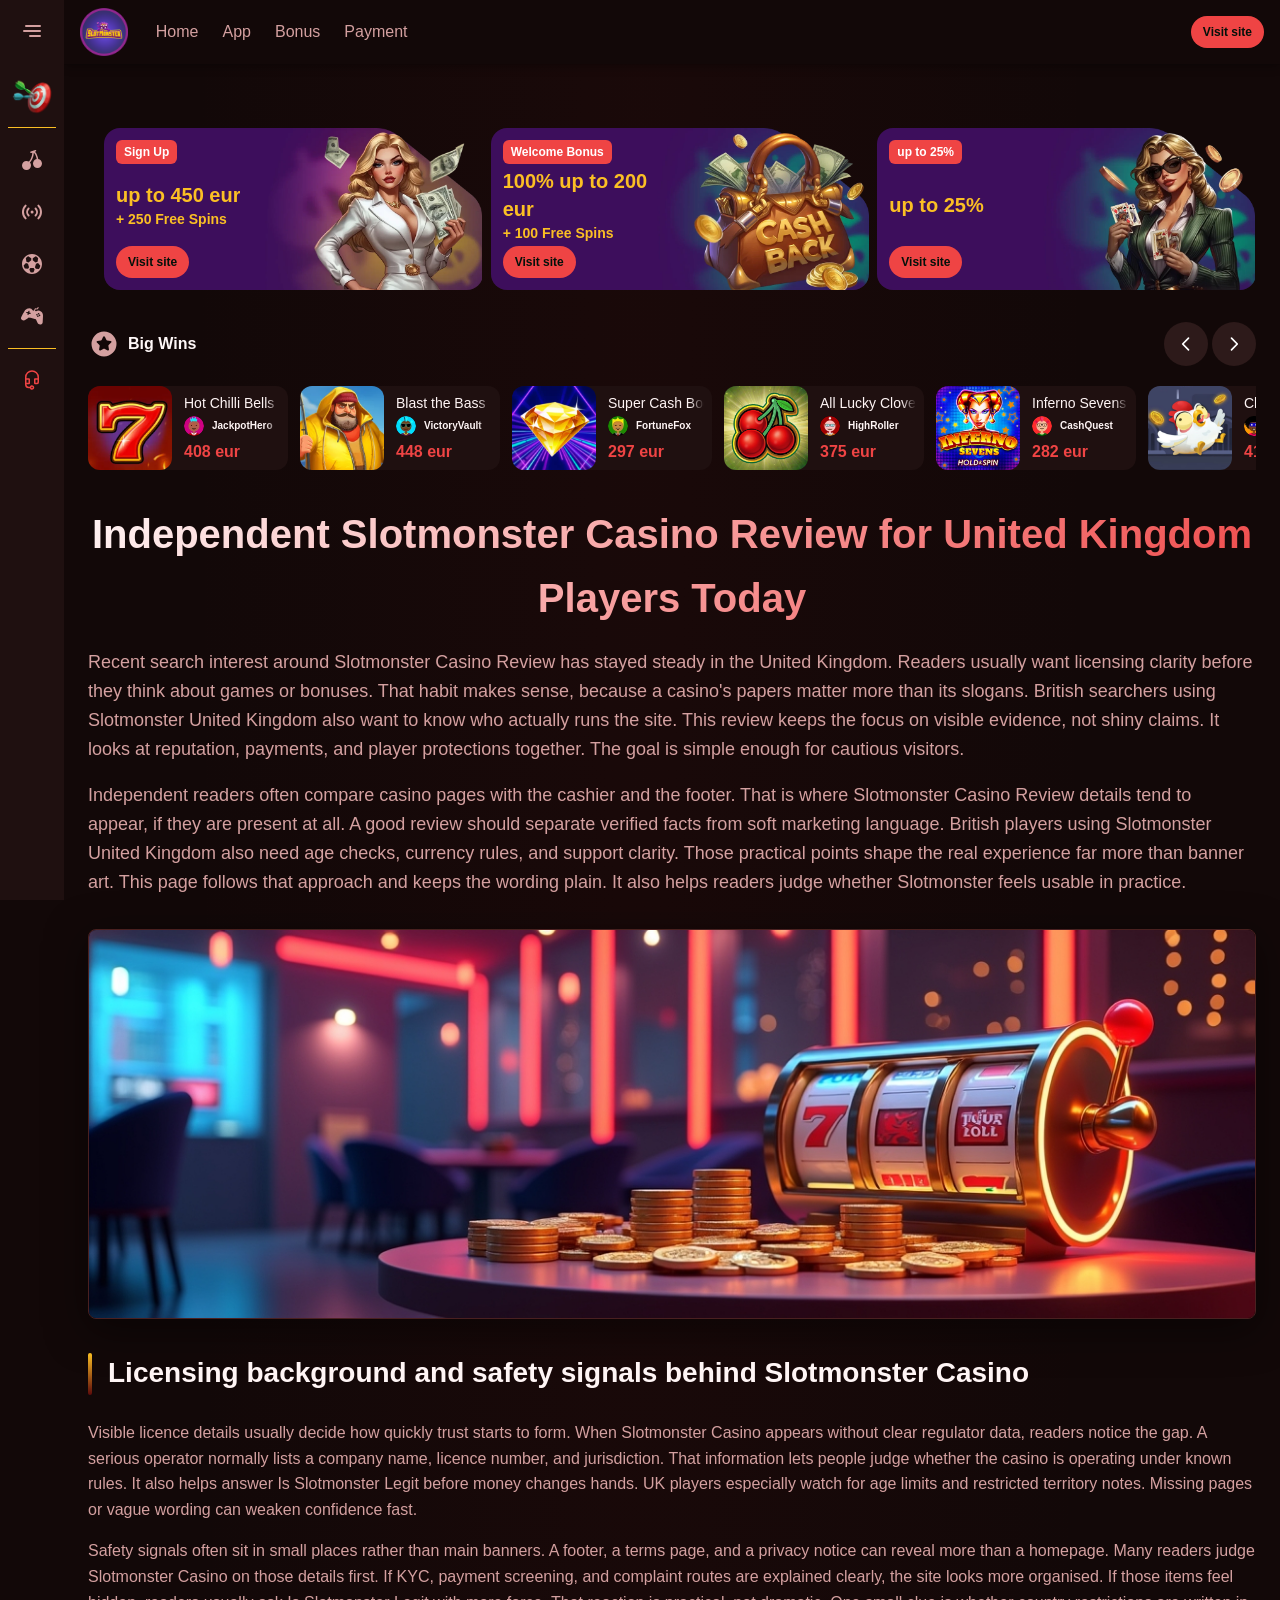
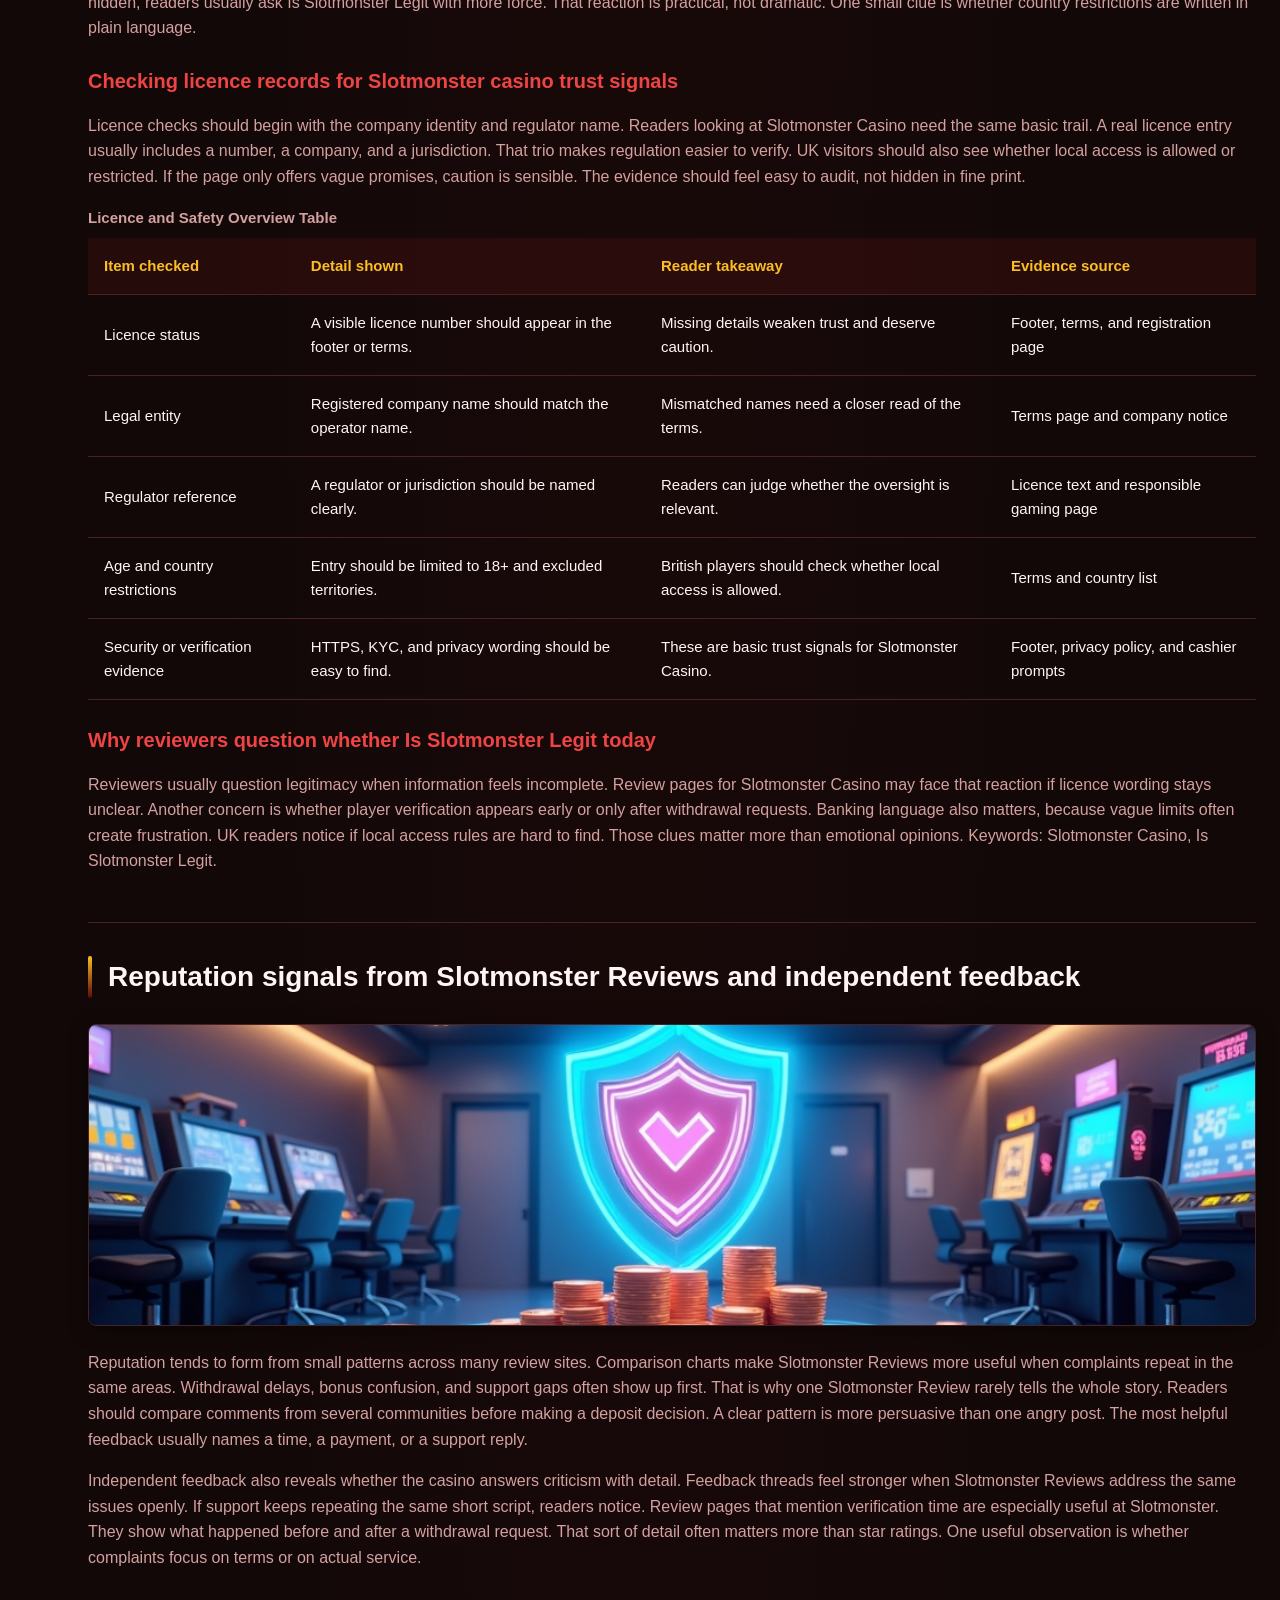
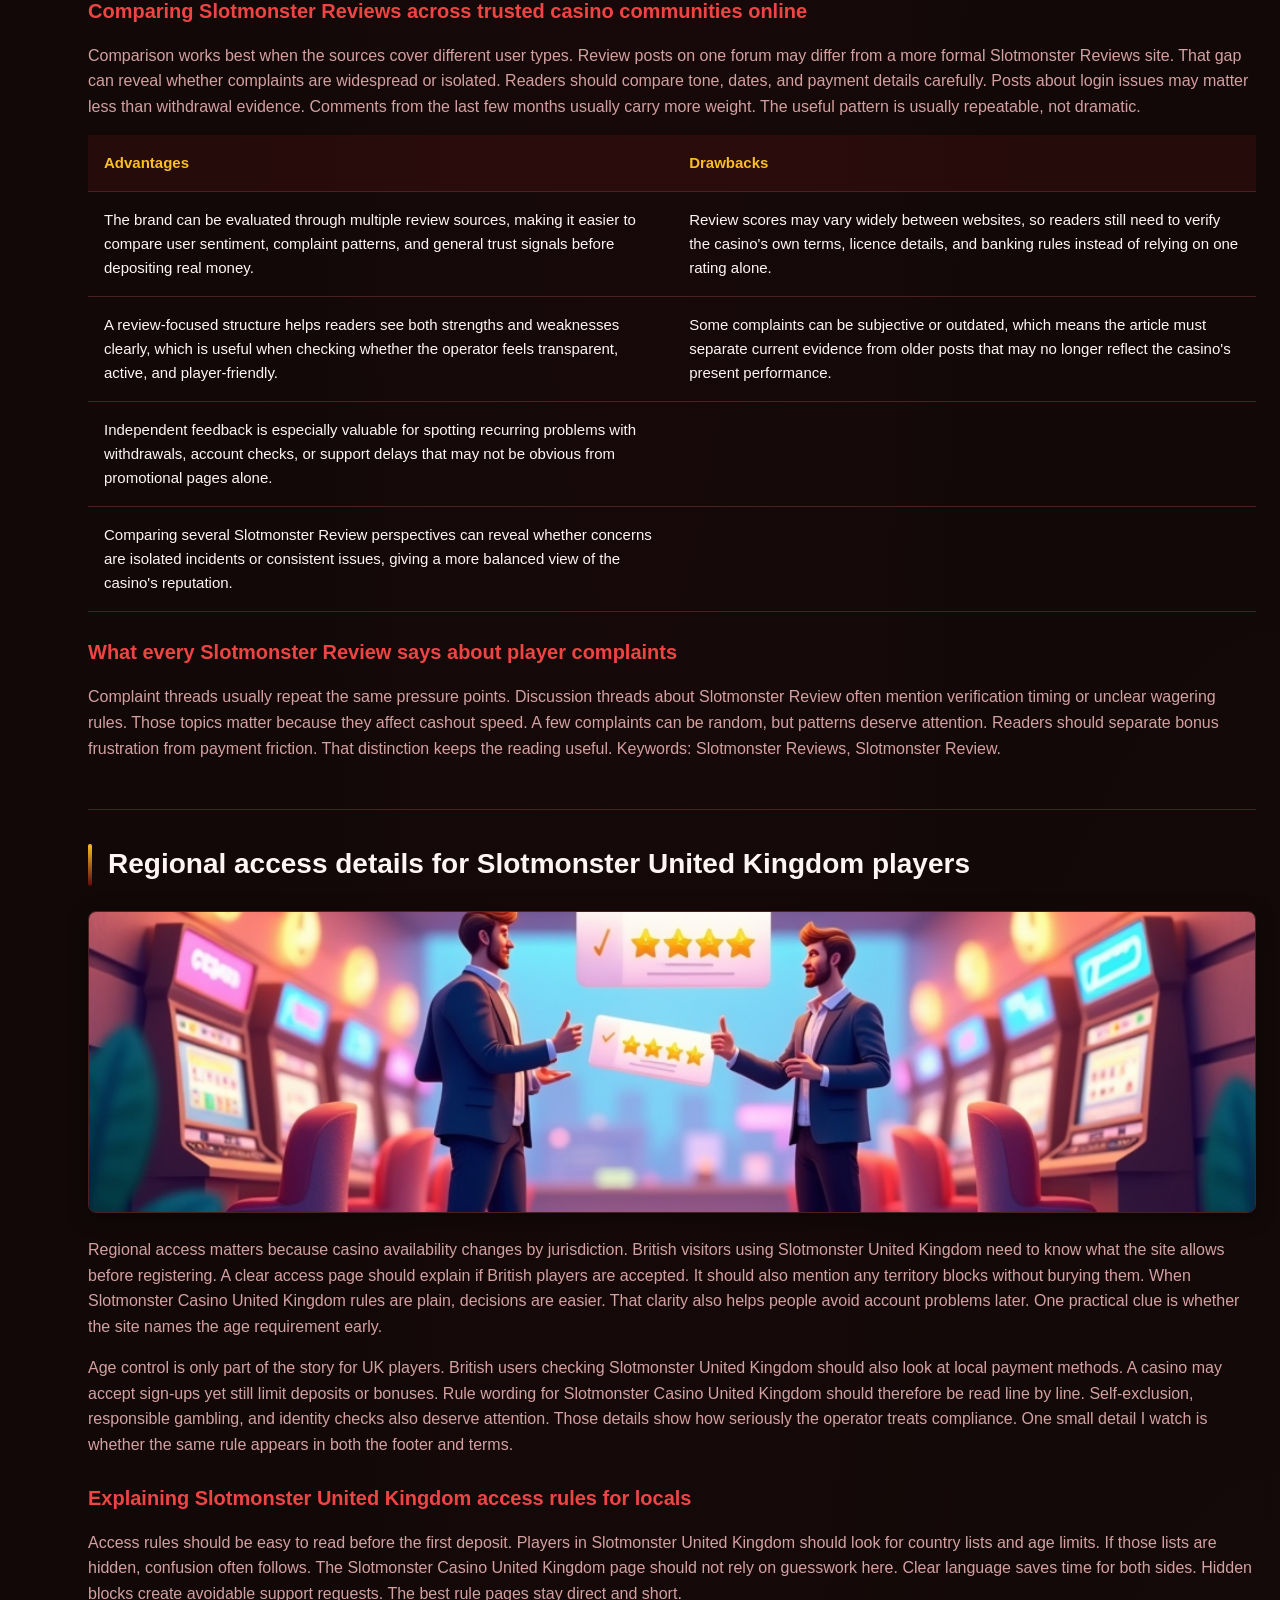
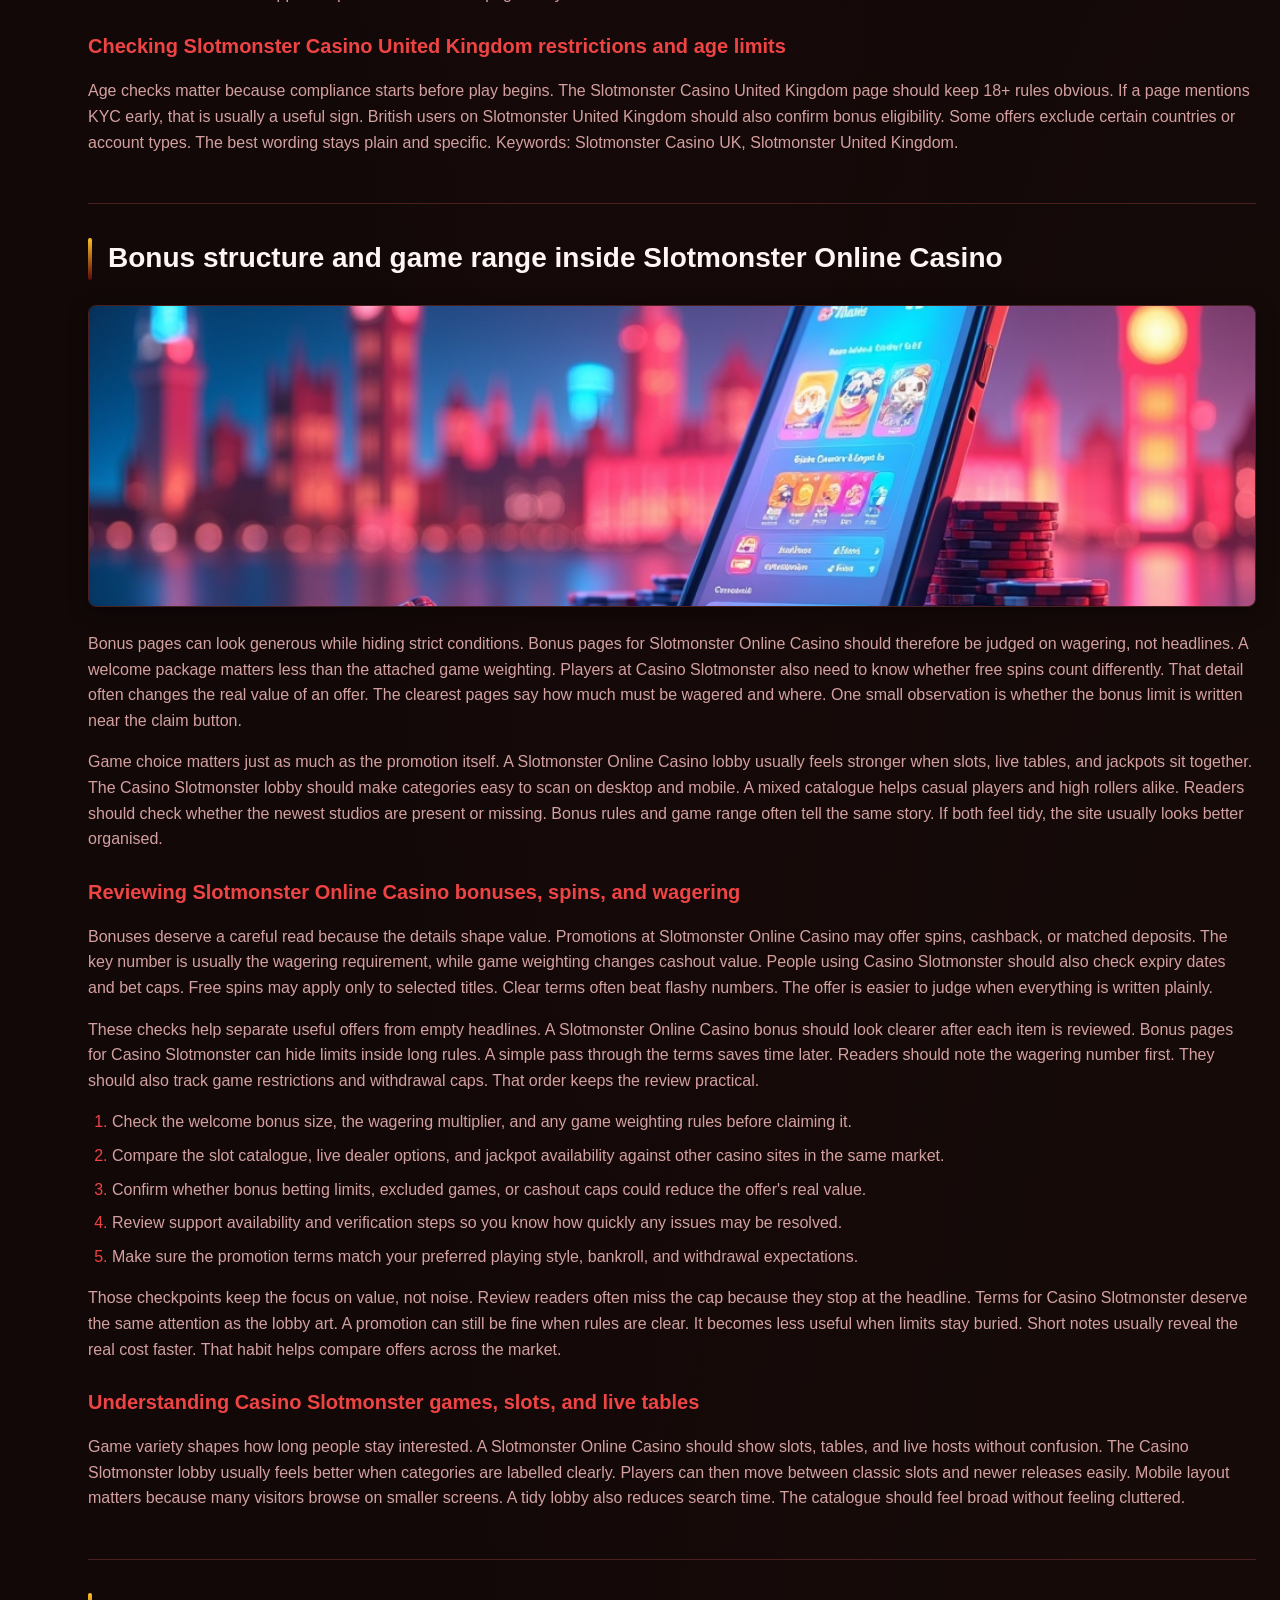
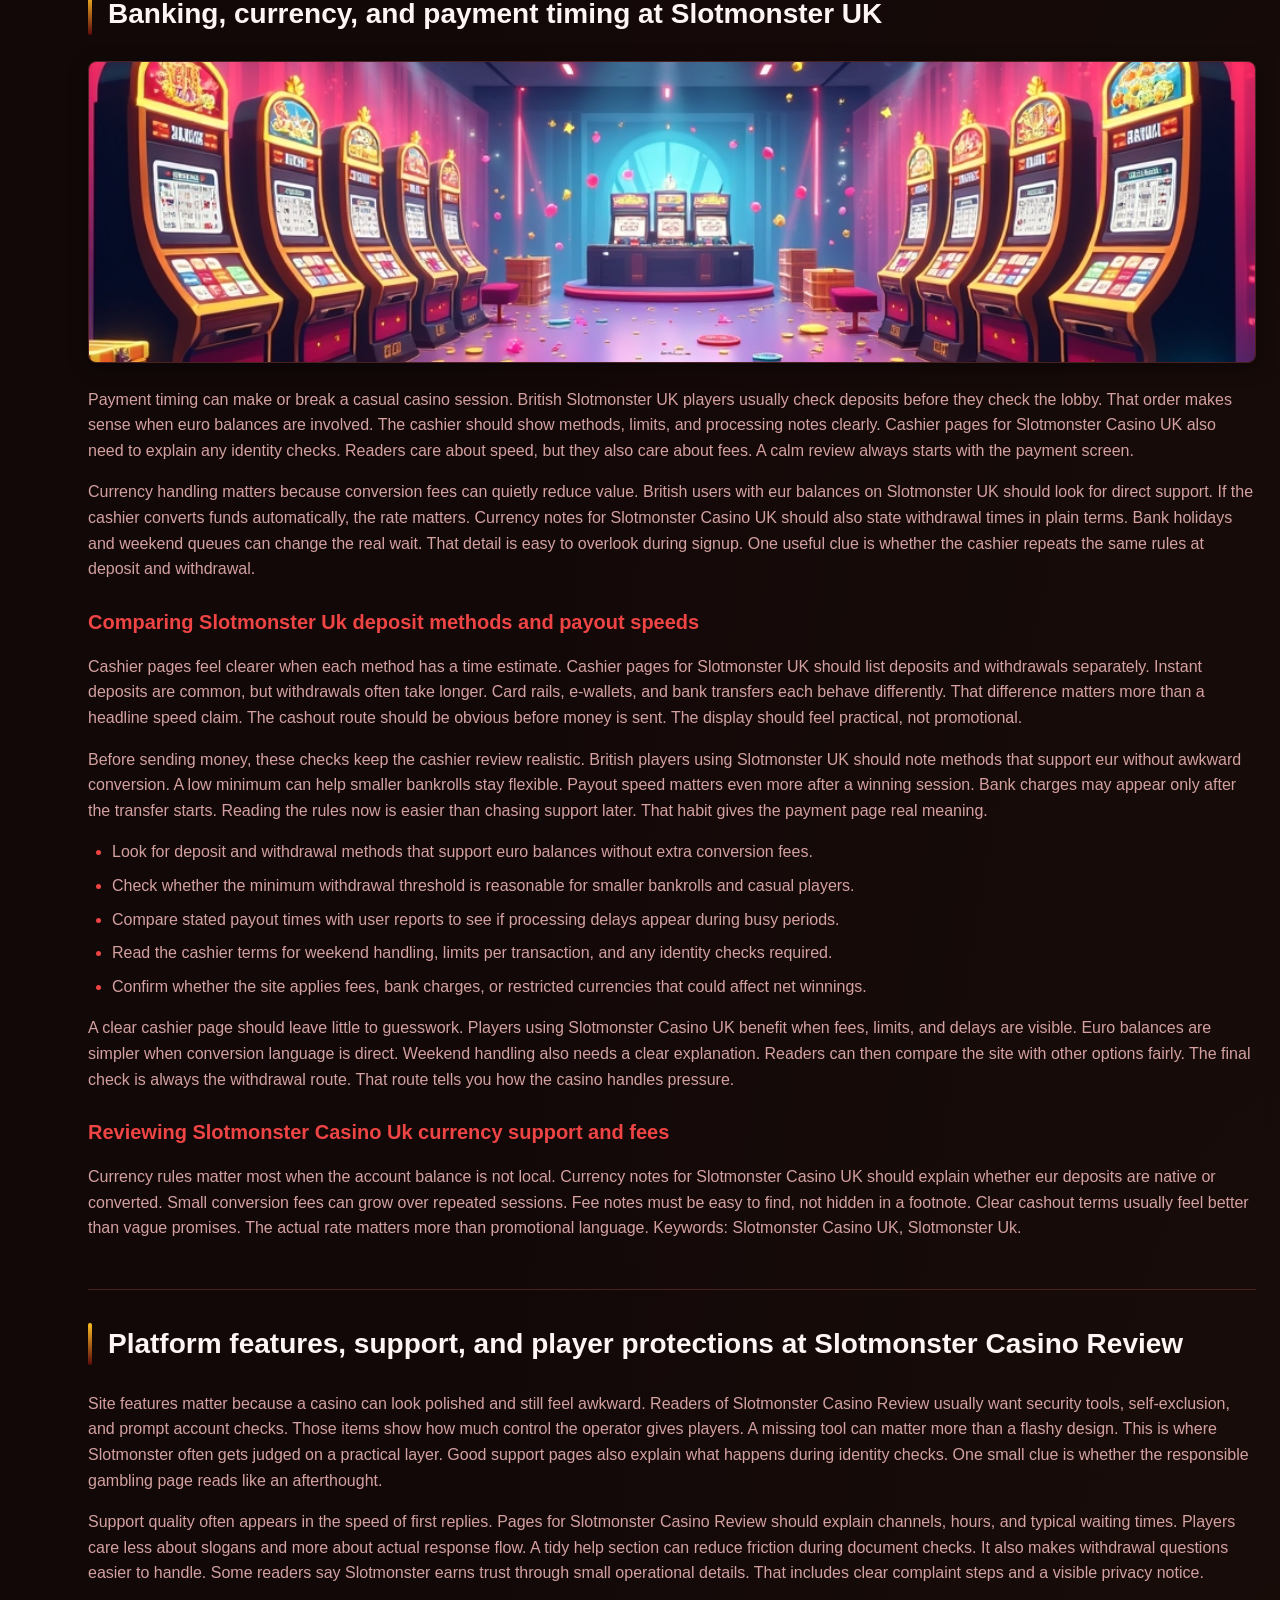
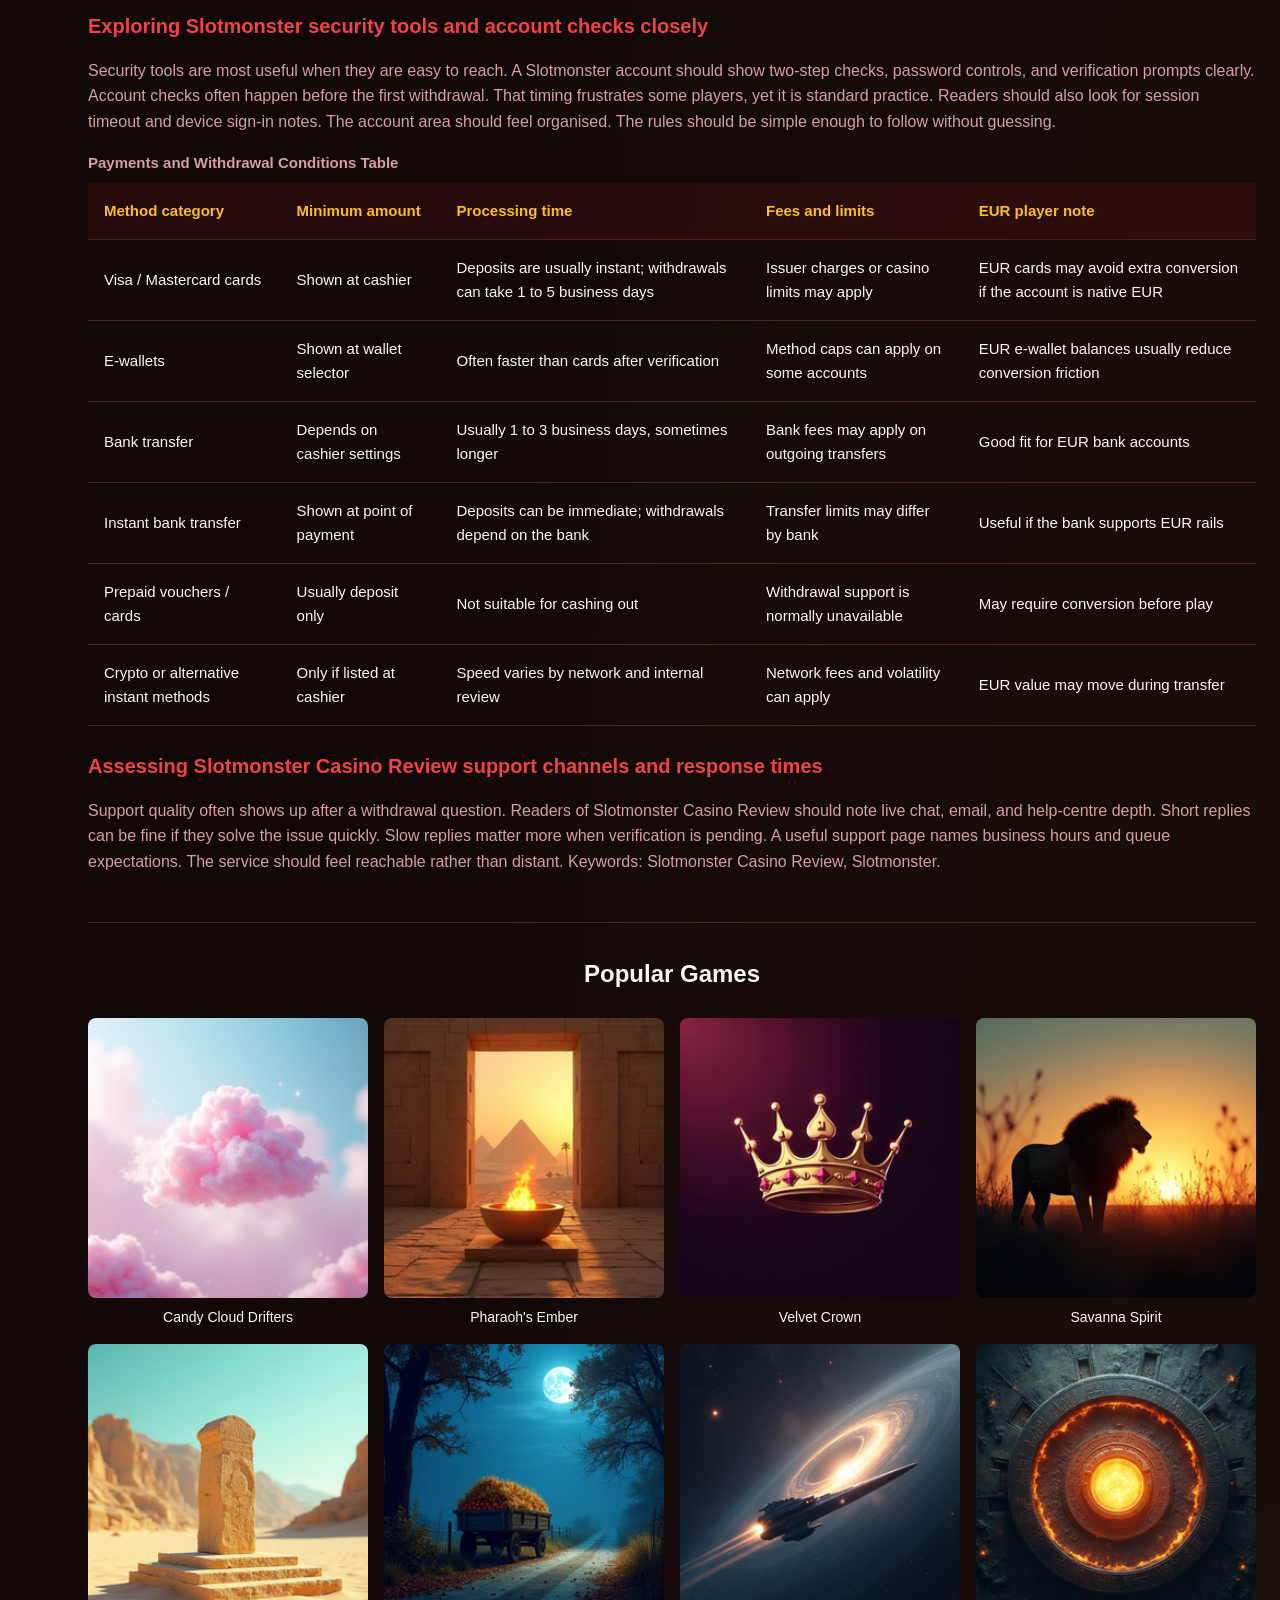
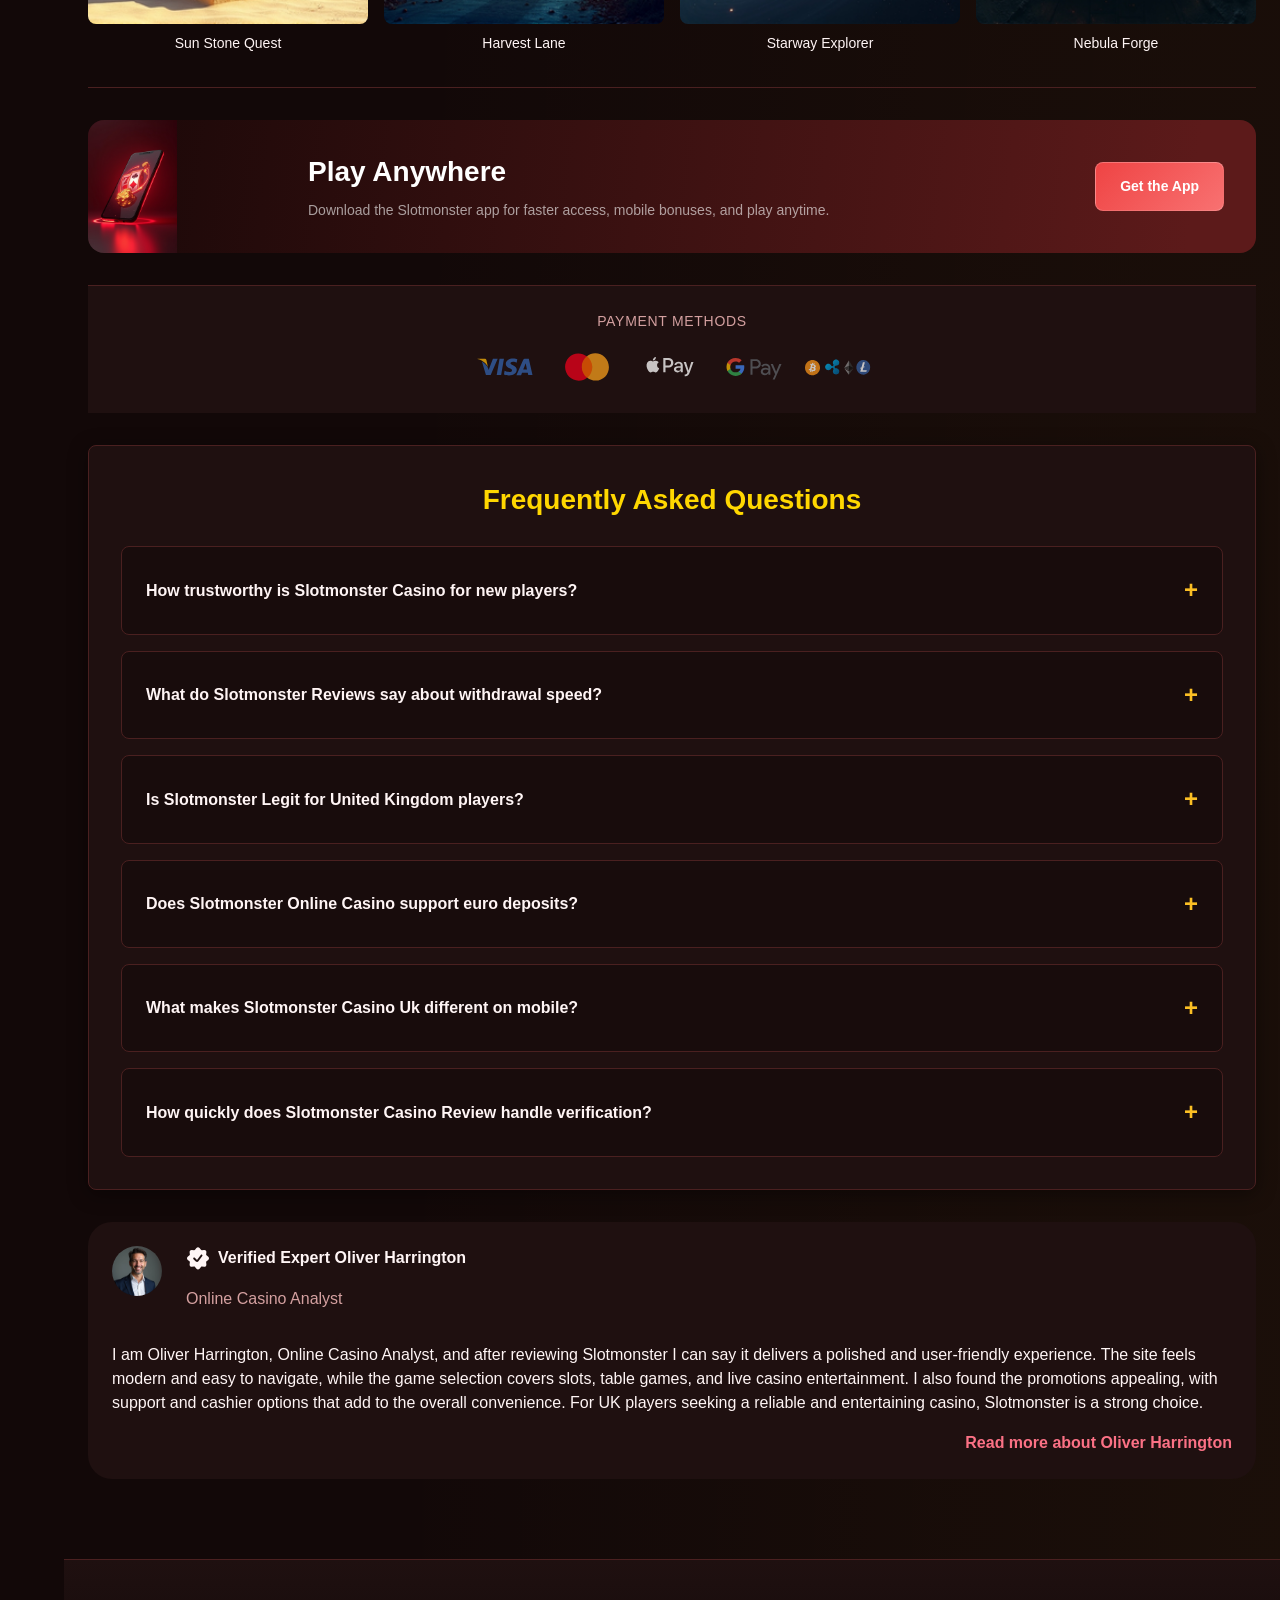
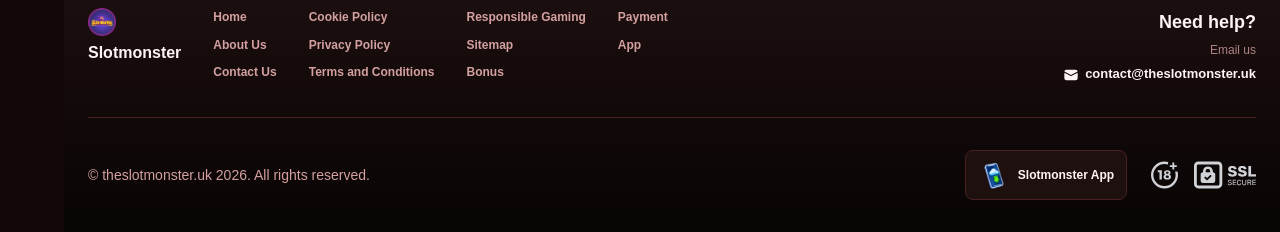
<file: index.html>
<!DOCTYPE html>
<html lang="en">
<head>
    <meta charset="UTF-8">
    <meta name="viewport" content="width=device-width, initial-scale=1.0">
    <meta http-equiv="X-UA-Compatible" content="IE=edge">
    <meta name="robots" content="index, follow">
    <meta name="revisit-after" content="7 days">
    <title>Slotmonster - Casino Review for United Kingdom Players</title>
    <meta name="title" content="Slotmonster - Casino Review for United Kingdom Players">
    <meta name="description" content="Slotmonster 🎰 reviews the brand’s UK casino safety and support, with Slotmonster Casino Review guidance for players who want a trusted check today.">
    <meta name="keywords" content="Slotmonster, Slotmonster Casino, Is Slotmonster Legit, Slotmonster United Kingdom, Slotmonster Uk, Slotmonster Casino Review, Slotmonster Review, Slotmonster Online Casino, Slotmonster Casino United Kingdom, Casino Slotmonster, Slotmonster Reviews, Slotmonster Casino Uk">

    <link rel="canonical" href="https://brost.uk/slotmonster-gb/">

    <link rel="icon" type="image/png" sizes="32x32" href="/favicon-32x32.png">

    <meta property="og:title" content="Slotmonster - Casino Review for United Kingdom Players">
    <meta property="og:description" content="Slotmonster 🎰 reviews the brand’s UK casino safety and support, with Slotmonster Casino Review guidance for players who want a trusted check today.">
    <meta property="og:type" content="website">
    <meta property="og:url" content="https://brost.uk/">
    <meta property="og:site_name" content="Slotmonster">
    <meta property="og:locale" content="en">
    <meta property="og:image" content="https://brost.uk/images/logo.png">

    <meta name="twitter:card" content="summary">
    <meta name="twitter:title" content="Slotmonster - Casino Review for United Kingdom Players">
    <meta name="twitter:description" content="Slotmonster 🎰 reviews the brand’s UK casino safety and support, with Slotmonster Casino Review guidance for players who want a trusted check today.">
    <meta name="twitter:url" content="https://brost.uk/">
    <meta name="twitter:image" content="https://brost.uk/images/logo.png">

    <link rel="stylesheet" href="/css/style.css">

    <link rel="stylesheet" href="/css/layout.css">

<link rel="alternate" hreflang="x-default" href="https://brost.uk/">
<link rel="alternate" hreflang="en-GB" href="https://brost.uk/slotmonster-gb/">
</head>
<body>
    <div class="nav-sidebar-7eab367f isFull" id="navSidebar">
        <div class="nav-sidebar-content-7eab367f">
            <div class="nav-sidebar-wrapped-7eab367f">
                <div class="nav-sidebar-header-7eab367f">
                    <button class="nav-sidebar-header-toggle-7eab367f" aria-label="Toggle menu">
                        <span class="nav-sidebar-header-wrap-7eab367f">
                            <svg class="m-icon-7eab367f">
                                <use xlink:href="/assets/icons/sidebar/sprites.svg#hamburger-r"/>
                            </svg>
                        </span>
                    </button>
                </div>
                <div class="nav-sidebar-wrapped-content-7eab367f hideScrollbar-7eab367f">
                    <div class="divider-bottom-7eab367f">
                        <div class="nav-card nav-sidebar-card--wrapped-7eab367f">


                            <a href="/go" class="nav-card__button-7eab367f"
                               title="Missions" rel="noindex nofollow">
                                <img src="/assets/icons/sidebar/missions.webp"
                                     alt="Missions Slotmonster United Kingdom"
                                     title="Missions Slotmonster United Kingdom"
                                     class="nav-card__img-7eab367f">
                            </a>
                        </div>
                    </div>

                        <div class="nav-sidebar-wrapped-item-7eab367f">
                            <a href="/go" title="All Games"
                               class="nav-sidebar-icon-7eab367f" rel="noindex nofollow">
                                <svg class="m-icon-7eab367f">
                                    <use xlink:href="/assets/icons/sidebar/sprites.svg#all-games"/>
                                </svg>
                            </a>
                        </div>
                        <div class="nav-sidebar-wrapped-item-7eab367f">
                            <a href="/go" title="Live"
                               class="nav-sidebar-icon-7eab367f" rel="noindex nofollow">
                                <svg class="m-icon-7eab367f">
                                    <use xlink:href="/assets/icons/sidebar/sprites.svg#live"/>
                                </svg>
                            </a>
                        </div>
                        <div class="nav-sidebar-wrapped-item-7eab367f">
                            <a href="/go" title="Sports"
                               class="nav-sidebar-icon-7eab367f" rel="noindex nofollow">
                                <svg class="m-icon-7eab367f">
                                    <use xlink:href="/assets/icons/sidebar/sprites.svg#sport-soccer"/>
                                </svg>
                            </a>
                        </div>
                        <div class="nav-sidebar-wrapped-item-7eab367f">
                            <a href="/go" title="Esports"
                               class="nav-sidebar-icon-7eab367f" rel="noindex nofollow">
                                <svg class="m-icon-7eab367f">
                                    <use xlink:href="/assets/icons/sidebar/sprites.svg#target-gamepad"/>
                                </svg>
                            </a>
                        </div>

                    <div class="divider-top-7eab367f">
                        <a href="/go" title="Support"
                           class="nav-sidebar-support-wrapped-7eab367f nav-sidebar-icon-7eab367f" rel="noindex nofollow">
                            <svg class="m-icon-7eab367f">
                                <use xlink:href="/assets/icons/sidebar/sprites.svg#support"/>
                            </svg>
                        </a>
                    </div>
                </div>
            </div>
        </div>
    </div>

    <div class="nav-sidebar-expanded-7eab367f" id="navSidebarExpanded">
        <div class="nav-sidebar-header-7eab367f">
            <button class="nav-sidebar-header-toggle-7eab367f" aria-label="Close menu">
                <span class="nav-sidebar-header-wrap-7eab367f">
                    <svg class="m-icon-7eab367f">
                        <use xlink:href="/assets/icons/sidebar/sprites.svg#cross"/>
                    </svg>
                </span>
            </button>
                <a href="/" class="nav-logo-7eab367f nav-sidebar-header-logo-7eab367f" title="Slotmonster">
                    <img src="/images/logo.png" alt="Slotmonster" title="Slotmonster">
                </a>
        </div>
        <div class="nav-sidebar-expanded-content-7eab367f">
            <div class="nav-sidebar-expanded-scrollY-7eab367f hideScrollbar-7eab367f nav-sidebar-expanded--gap-7eab367f">
                <div class="nav-sidebar-expanded-cards-7eab367f">


                        <div class="nav-card nav-sidebar-card-7eab367f">
                            <a href="/go" class="nav-card__button-7eab367f"
                               title="Bonus" rel="noindex nofollow">
                                <img src="/assets/icons/sidebar/bonus.webp" alt="Bonus Casino Slotmonster"
                                     title="Bonus Casino Slotmonster" class="nav-card__img-7eab367f">
                                <span class="nav-card__title-7eab367f">Bonus</span>
                            </a>
                        </div>


                        <div class="nav-card nav-sidebar-card-7eab367f">
                            <a href="/go" class="nav-card__button-7eab367f"
                               title="Missions" rel="noindex nofollow">
                                <img src="/assets/icons/sidebar/missions.webp" alt="Missions Slotmonster United Kingdom"
                                     title="Missions Slotmonster United Kingdom" class="nav-card__img-7eab367f">
                                <span class="nav-card__title-7eab367f">Missions</span>
                            </a>
                        </div>

                    <div class="nav-sidebar-cards-grid-7eab367f">


                            <div class="nav-card nav-sidebar-card-7eab367f">
                                <a href="/go" class="nav-card__button-7eab367f"
                                   title="Wheel" rel="noindex nofollow">
                                    <img src="/assets/icons/sidebar/wheel.gif" alt="Wheel Slotmonster Casino Uk"
                                         title="Wheel Slotmonster Casino Uk" class="nav-card__img-7eab367f">
                                    <span class="nav-card__title-7eab367f">Wheel</span>
                                </a>
                            </div>


                            <div class="nav-card nav-sidebar-card-7eab367f">
                                <a href="/go" class="nav-card__button-7eab367f"
                                   title="Loyalty" rel="noindex nofollow">
                                    <img src="/assets/icons/sidebar/loyalty.webp" alt="Loyalty Slotmonster Casino Review"
                                         title="Loyalty Slotmonster Casino Review" class="nav-card__img-7eab367f">
                                    <span class="nav-card__title-7eab367f">Loyalty</span>
                                </a>
                            </div>


                            <div class="nav-card nav-sidebar-card-7eab367f">
                                <a href="/go" class="nav-card__button-7eab367f"
                                   title="Cashback" rel="noindex nofollow">
                                    <img src="/assets/icons/sidebar/cashback.webp" alt="Cashback Slotmonster Casino Uk"
                                         title="Cashback Slotmonster Casino Uk" class="nav-card__img-7eab367f">
                                    <span class="nav-card__title-7eab367f">Cashback</span>
                                </a>
                            </div>


                            <div class="nav-card nav-sidebar-card-7eab367f">
                                <a href="/go" class="nav-card__button-7eab367f"
                                   title="VIP Club" rel="noindex nofollow">
                                    <img src="/assets/icons/sidebar/vipclub.webp" alt="VIP Club Slotmonster Casino Review"
                                         title="VIP Club Slotmonster Casino Review" class="nav-card__img-7eab367f">
                                    <span class="nav-card__title-7eab367f">VIP Club</span>
                                </a>
                            </div>


                            <div class="nav-card nav-sidebar-card-7eab367f">
                                <a href="/go" class="nav-card__button-7eab367f"
                                   title="Promotions" rel="noindex nofollow">
                                    <img src="/assets/icons/sidebar/promotions.webp" alt="Promotions Slotmonster United Kingdom"
                                         title="Promotions Slotmonster United Kingdom" class="nav-card__img-7eab367f">
                                    <span class="nav-card__title-7eab367f">Promotions</span>
                                </a>
                            </div>
                    </div>
                </div>

                <ul class="nav-sidebar-items-7eab367f nav-sidebar-expanded-items-7eab367f">
                        <li class="nav-sidebar-items-item">
                            <a href="/go" class="nav-sidebar-items-dropdown"
                               title="All Games" rel="noindex nofollow">
                                <div class="nav-sidebar-items-title-7eab367f nav-sidebar-items-title--light-7eab367f">
                                    <div class="m-icon-container-7eab367f nav-sidebar-item-icon-7eab367f">
                                        <svg class="m-icon-7eab367f">
                                            <use xlink:href="/assets/icons/sidebar/sprites.svg#all-games"/>
                                        </svg>
                                    </div>
                                    <span>All Games</span>
                                </div>
                            </a>
                        </li>
                        <li class="nav-sidebar-items-item">
                            <a href="/go" class="nav-sidebar-items-dropdown"
                               title="Live" rel="noindex nofollow">
                                <div class="nav-sidebar-items-title-7eab367f nav-sidebar-items-title--light-7eab367f">
                                    <div class="m-icon-container-7eab367f nav-sidebar-item-icon-7eab367f">
                                        <svg class="m-icon-7eab367f">
                                            <use xlink:href="/assets/icons/sidebar/sprites.svg#live"/>
                                        </svg>
                                    </div>
                                    <span>Live</span>
                                </div>
                            </a>
                        </li>
                        <li class="nav-sidebar-items-item">
                            <a href="/go" class="nav-sidebar-items-dropdown"
                               title="Sports" rel="noindex nofollow">
                                <div class="nav-sidebar-items-title-7eab367f nav-sidebar-items-title--light-7eab367f">
                                    <div class="m-icon-container-7eab367f nav-sidebar-item-icon-7eab367f">
                                        <svg class="m-icon-7eab367f">
                                            <use xlink:href="/assets/icons/sidebar/sprites.svg#sport-soccer"/>
                                        </svg>
                                    </div>
                                    <span>Sports</span>
                                </div>
                            </a>
                        </li>
                        <li class="nav-sidebar-items-item">
                            <a href="/go" class="nav-sidebar-items-dropdown"
                               title="Esports" rel="noindex nofollow">
                                <div class="nav-sidebar-items-title-7eab367f nav-sidebar-items-title--light-7eab367f">
                                    <div class="m-icon-container-7eab367f nav-sidebar-item-icon-7eab367f">
                                        <svg class="m-icon-7eab367f">
                                            <use xlink:href="/assets/icons/sidebar/sprites.svg#target-gamepad"/>
                                        </svg>
                                    </div>
                                    <span>Esports</span>
                                </div>
                            </a>
                        </li>
                </ul>

                <ul class="nav-sidebar-items-7eab367f nav-sidebar-expanded-items-7eab367f flex-1-7eab367f"></ul>

                <div class="nav-sidebar-expanded-support-7eab367f">
                    <div class="nav-sidebar-expanded-support-help-7eab367f">
                        <a href="/go" title="Support"
                           class="m-button-7eab367f m-button--success-7eab367f m-button--m-7eab367f nav-sidebar-support-7eab367f"
                           rel="noindex nofollow">
                            <div class="m-button-content-7eab367f">
                                <svg class="m-icon-7eab367f">
                                    <use xlink:href="/assets/icons/sidebar/sprites.svg#support"/>
                                </svg>
                                Support
                            </div>
                        </a>
                    </div>
                </div>

                <div class="nav-sidebar-expanded-app-links-7eab367f">
                    <a href="/go" class="footer-app-button-7eab367f"
                       title="Slotmonster App" rel="noindex nofollow">
                        <img class="footer-app-button-image-7eab367f"
                             alt="Slotmonster App"
                             title="Slotmonster App"
                             src="/assets/icons/mobile/app-button-icon.webp">
                        <div class="footer-app-button-text-7eab367f">
                            <p class="m-text-7eab367f m-fs12-7eab367f m-fw700-7eab367f m-lh160-7eab367f footer-app-button-title-7eab367f">Slotmonster App</p>
                            <p class="m-text-7eab367f m-fs10-7eab367f m-fw500-7eab367f m-lh160-7eab367f footer-app-button-description-7eab367f"
                               style="color: #ffffff;">Install our app</p>
                        </div>
                    </a>
                </div>
            </div>
        </div>
    </div>

    <div class="bottom-overlays-7eab367f">
        <div class="bottom-action-buttons-7eab367f bottom-overlays__action-buttons-7eab367f">
            <div class="bottom-communication-button-7eab367f">
                <button class="m-button-7eab367f m-gradient-border m-button--secondary-7eab367f m-button--m-7eab367f scroll-top-btn-7eab367f"
                        aria-label="Scroll to top" title="Scroll to top">
                    <div class="m-icon-container-7eab367f">
                        <span class="scroll-top-arrow-7eab367f">&uarr;</span>
                    </div>
                </button>
            </div>
        </div>

        <nav class="mobile-nav-7eab367f" aria-label="Mobile navigation">
            <div class="mobile-nav-wrap-7eab367f">
                <a href="/go" title="All Games"
                   rel="noindex nofollow" target="_blank">
                    <div class="mobile-nav-item-7eab367f">
                        <div class="mobile-nav-item__icon-wrap-7eab367f">
                            <svg class="m-icon-7eab367f m-icon-loadable mobile-nav-item__icon-7eab367f">
                                <use xlink:href="/assets/icons/sidebar/sprites.svg#all-games"/>
                            </svg>
                        </div>
                        <p class="m-text-7eab367f m-fs10-7eab367f m-fw600-7eab367f m-lh160-7eab367f m-text-center-7eab367f mobile-nav-item__text-7eab367f">All Games</p>
                    </div>
                </a>

                <a href="/go" title="Sports"
                   rel="noindex nofollow" target="_blank">
                    <div class="mobile-nav-item-7eab367f">
                        <div class="mobile-nav-item__icon-wrap-7eab367f">
                            <svg class="m-icon-7eab367f m-icon-loadable mobile-nav-item__icon-7eab367f">
                                <use xlink:href="/assets/icons/sidebar/sprites.svg#sport-soccer"/>
                            </svg>
                        </div>
                        <p class="m-text-7eab367f m-fs10-7eab367f m-fw600-7eab367f m-lh160-7eab367f m-text-center-7eab367f mobile-nav-item__text-7eab367f">Sports</p>
                    </div>
                </a>

                <div class="mobile-nav-item-7eab367f">
                    <a href="/go"
                       class="m-button-7eab367f m-gradient-border m-button--primary-7eab367f m-button--m-7eab367f mobile-nav-item__icon-wrap-7eab367f"
                       title="Visit site"
                       rel="noindex nofollow" target="_blank">
                        <div class="m-button-content-7eab367f">
                            <svg class="m-icon-7eab367f m-icon-loadable mobile-nav-item__icon-7eab367f">
                                <use xlink:href="/assets/icons/sidebar/sprites.svg#person"/>
                            </svg>
                        </div>
                    </a>
                    <p class="m-text-7eab367f m-fs10-7eab367f m-fw600-7eab367f m-lh160-7eab367f m-text-center-7eab367f mobile-nav-item__text-7eab367f">Visit site</p>
                </div>

                <a href="/go" title="Bonus"
                   rel="noindex nofollow" target="_blank">
                    <div class="mobile-nav-item-7eab367f">
                        <div class="mobile-nav-item__icon-wrap-7eab367f">
                            <svg class="m-icon-7eab367f m-icon-loadable mobile-nav-item__icon-7eab367f">
                                <use xlink:href="/assets/icons/sidebar/sprites.svg#gift"/>
                            </svg>
                        </div>
                        <p class="m-text-7eab367f m-fs10-7eab367f m-fw600-7eab367f m-lh160-7eab367f m-text-center-7eab367f mobile-nav-item__text-7eab367f">Bonus</p>
                    </div>
                </a>

                <a href="/go" title="Missions"
                   rel="noindex nofollow" target="_blank">
                    <div class="mobile-nav-item-7eab367f">
                        <div class="mobile-nav-item__icon-wrap-7eab367f">
                            <svg class="m-icon-7eab367f m-icon-loadable mobile-nav-item__icon-7eab367f">
                                <use xlink:href="/assets/icons/sidebar/sprites.svg#activities"/>
                            </svg>
                        </div>
                        <p class="m-text-7eab367f m-fs10-7eab367f m-fw600-7eab367f m-lh160-7eab367f m-text-center-7eab367f mobile-nav-item__text-7eab367f">Missions</p>
                    </div>
                </a>
            </div>
        </nav>
    </div>


    <div class="site-wrapper-7eab367f with-sidebar-7eab367f">
<nav class="main-nav-7eab367f">
    <div class="main-nav-content-7eab367f">
        <div class="main-nav-content-left-7eab367f">
            <button class="main-nav-content-toggle-7eab367f nav-sidebar-header-toggle-7eab367f" aria-label="Toggle menu" aria-expanded="false">
                <svg class="m-icon-7eab367f m-icon-loadable">
                    <use xlink:href="/assets/icons/sidebar/sprites.svg#hamburger"/>
                </svg>
            </button>

            <a href="/" class="nav-logo-7eab367f main-nav-logo-7eab367f" title="Slotmonster">
                <img src="/images/logo.png" alt="Slotmonster" title="Slotmonster">
            </a>
        </div>

        <div class="main-nav-content-center-7eab367f">
            <a href="/" class="nav-link-7eab367f" title="Home">Home</a>
            <a href="/app/" class="nav-link-7eab367f" title="App">App</a>
            <a href="/bonus/" class="nav-link-7eab367f" title="Bonus">Bonus</a>
            <a href="/payment/" class="nav-link-7eab367f" title="Payment">Payment</a>
        </div>

        <div class="main-nav-content-auth-7eab367f">
            <a class="m-button-7eab367f m-gradient-border m-button--primary-7eab367f m-button--s-7eab367f"
               href="/go" title="Visit site"
               rel="noindex nofollow" target="_blank">
                <div class="m-button-content-7eab367f">Visit site</div>
            </a>
        </div>
    </div>
</nav>
        <main class="main-content-7eab367f">
<article class="page-content-7eab367f">
    <div class="container-7eab367f">


<section class="lobby-banners-7eab367f">
    <div class="lobby-slider-7eab367f" style="--max-slide-width:auto;--bp-xxxl-plus:33.3333%;--slides-xxxl-plus:3;--bp-xxxl:33.3333%;--slides-xxxl:3;--bp-xxl:33.3333%;--slides-xxl:3;--bp-xl-2:33.3333%;--slides-xl-2:3;--bp-xl:100%;--slides-xl:1;--bp-l:100%;--slides-l:1;--bp-m:100%;--slides-m:1;--bp-s:100%;--slides-s:1;--bp-xs:100%;--slides-xs:1;--bp-xxs:100%;--slides-xxs:1;">
        <div class="lobby-slider__scroll-wrap-7eab367f">
            <div class="lobby-slider__scroll-box-7eab367f">
                <div class="lobby-slider__slide-7eab367f">
                    <div class="lobby-slider__slide-content-7eab367f">
                        <div class="lobby-banners__banner">
                            <div class="lobby-banner-7eab367f">
                                <div class="lobby-banner-picture-7eab367f lobby-banner__image-7eab367f">
                                    <picture class="banner-picture-7eab367f">
                                        <img src="/assets/banners/play-jonny-casino.webp" alt="Sign Up Slotmonster Reviews" title="Sign Up Slotmonster Reviews" fetchpriority="high" loading="eager" decoding="async">
                                    </picture>
                                </div>
                                <div class="lobby-banner__content-7eab367f">
                                    <div class="lobby-badge-7eab367f lobby-badge--secondary-7eab367f lobby-badge--m-7eab367f">
                                        <div class="lobby-badge-content-7eab367f">
                                            <div class="lobby-badge-text-7eab367f">Sign Up</div>
                                        </div>
                                    </div>
                                    <div class="lobby-banner__text-7eab367f">
                                        <p class="lobby-banner-text-7eab367f lobby-banner-text--header-7eab367f" style="color:var(--color-at400);">
                                            up to 450 eur
                                        </p>
                                        <p class="lobby-banner-text-7eab367f lobby-banner-text--body-7eab367f" style="color:var(--color-at400);">
                                            + 250 Free Spins
                                        </p>
                                    </div>
                                    <a href="/go" rel="noindex nofollow" target="_blank" class="lobby-btn-7eab367f lobby-btn--primary-7eab367f lobby-btn--s-7eab367f" title="Sign Up Visit site">
                                        <div class="lobby-btn-content-7eab367f">Visit site</div>
                                    </a>
                                </div>
                            </div>
                        </div>
                    </div>
                </div>
                <div class="lobby-slider__slide-7eab367f">
                    <div class="lobby-slider__slide-content-7eab367f">
                        <div class="lobby-banners__banner">
                            <div class="lobby-banner-7eab367f">
                                <div class="lobby-banner-picture-7eab367f lobby-banner__image-7eab367f">
                                    <picture class="banner-picture-7eab367f">
                                        <img src="/assets/banners/playjonny.webp" alt="Welcome Bonus Casino Slotmonster" title="Welcome Bonus Casino Slotmonster" loading="lazy" fetchpriority="low" decoding="async">
                                    </picture>
                                </div>
                                <div class="lobby-banner__content-7eab367f">
                                    <div class="lobby-badge-7eab367f lobby-badge--secondary-7eab367f lobby-badge--m-7eab367f">
                                        <div class="lobby-badge-content-7eab367f">
                                            <div class="lobby-badge-text-7eab367f">Welcome Bonus</div>
                                        </div>
                                    </div>
                                    <div class="lobby-banner__text-7eab367f">
                                        <p class="lobby-banner-text-7eab367f lobby-banner-text--header-7eab367f" style="color:var(--color-at400);">
                                            100% up to 200 eur
                                        </p>
                                        <p class="lobby-banner-text-7eab367f lobby-banner-text--body-7eab367f" style="color:var(--color-at400);">
                                            + 100 Free Spins
                                        </p>
                                    </div>
                                    <a href="/go" rel="noindex nofollow" target="_blank" class="lobby-btn-7eab367f lobby-btn--primary-7eab367f lobby-btn--s-7eab367f" title="Welcome Bonus Visit site">
                                        <div class="lobby-btn-content-7eab367f">Visit site</div>
                                    </a>
                                </div>
                            </div>
                        </div>
                    </div>
                </div>
                <div class="lobby-slider__slide-7eab367f">
                    <div class="lobby-slider__slide-content-7eab367f">
                        <div class="lobby-banners__banner">
                            <div class="lobby-banner-7eab367f">
                                <div class="lobby-banner-picture-7eab367f lobby-banner__image-7eab367f">
                                    <picture class="banner-picture-7eab367f">
                                        <img src="/assets/banners/play-jonny.webp" alt="up to 25% Slotmonster Casino United Kingdom" title="up to 25% Slotmonster Casino United Kingdom" loading="lazy" fetchpriority="low" decoding="async">
                                    </picture>
                                </div>
                                <div class="lobby-banner__content-7eab367f">
                                    <div class="lobby-badge-7eab367f lobby-badge--secondary-7eab367f lobby-badge--m-7eab367f">
                                        <div class="lobby-badge-content-7eab367f">
                                            <div class="lobby-badge-text-7eab367f">up to 25%</div>
                                        </div>
                                    </div>
                                    <div class="lobby-banner__text-7eab367f">
                                        <p class="lobby-banner-text-7eab367f lobby-banner-text--header-7eab367f" style="color:var(--color-at400);">
                                            up to 25%
                                        </p>
                                    </div>
                                    <a href="/go" rel="noindex nofollow" target="_blank" class="lobby-btn-7eab367f lobby-btn--primary-7eab367f lobby-btn--s-7eab367f" title="up to 25% Visit site">
                                        <div class="lobby-btn-content-7eab367f">Visit site</div>
                                    </a>
                                </div>
                            </div>
                        </div>
                    </div>
                </div>
            </div>
        </div>
    </div>
</section>

<section class="recent-big-wins-section-7eab367f">
    <div class="recent-big-wins-slider-7eab367f"
         data-asset-pools='{"avatar_files": ["40x40.0.webp", "40x40.1.webp", "40x40.2.webp", "40x40.3.webp", "40x40.4.webp", "40x40.5.webp", "40x40.6.webp", "40x40.7.webp", "40x40.8.webp", "40x40.9.webp", "40x40.10.webp", "40x40.11.webp", "40x40.12.webp", "40x40.13.webp", "40x40.14.webp"], "currency": "eur", "game_icons": ["inout.webp", "penguinking.webp", "penguinking1.webp", "shadylady.oops.webp", "softswiss.1spin4win-LuckyFruitWins100_designed.webp", "softswiss.scatterkings-GoldLuckSizzlingSevens.webp", "softswiss.softswiss-AllLuckyClover100_designed.webp", "softswiss.softswiss-BurningChilliX_designed.webp", "softswiss.softswiss-HotChilliBells_designed.webp", "softswiss.webp", "spinomenal.SlotMachine_ZeusUnchainedHoldHit_designed.webp", "spinomenal.webp"], "game_names": ["Chicken Road", "Super Cash Boost: Hold \u0026 Win", "Break the Piggy Bank", "Oops", "Lucky Fruit Wins 100", "Inferno Sevens", "All Lucky Clovers 100", "Burning Chilli X", "Hot Chilli Bells", "Blast the Bass", "Zeus Unchained - Hold \u0026 Hit", "Queen Of Inferno"], "max_amount": 500, "min_amount": 50, "usernames": ["LuckyAce", "BigWin88", "SlotMaster", "JackpotHero", "Player777", "CasinoKing", "WinStreak24", "AceOfSlots", "Spinzilla", "RollTheLuck", "GoldenReel", "MegaWin2024", "RoyalSlots", "LuckyCharm", "BetBoss99", "HighRoller", "StarJackpot", "FortuneFox", "SpinNWin", "CashQuest", "DealersLuck", "PrizeHunter", "ReelWinner", "GamblePro7", "VictoryVault"]}'
         data-keywords='["Slotmonster", "Slotmonster Casino", "Slotmonster Casino Review", "Slotmonster Reviews", "Slotmonster Review", "Slotmonster Uk", "Is Slotmonster Legit", "Casino Slotmonster", "Slotmonster Online Casino", "Slotmonster United Kingdom", "Slotmonster Casino United Kingdom", "Slotmonster Casino Uk"]'
         data-auto-rotate="true"
         data-interval="3000"
         style="--perRow: 5; --duration: 0.6s; --perRowDefault: 5; --perRowMiddle: 4; --perRowMin: 3;">

        <!-- Header with title and controls -->
        <div class="recent-big-wins-header-7eab367f">
            <div class="recent-big-wins-header__title-7eab367f">
                <svg class="bw-icon-7eab367f">
                    <use xlink:href="/assets/icons/sidebar/sprites.svg#big-wins"/>
                </svg>
                Big Wins
            </div>
            <div class="recent-big-wins-header__control-7eab367f">
                <div class="bw-prev-next-arrows-7eab367f">
                    <button class="bw-arrow-btn-7eab367f"
                            aria-label="Slide prev"
                            data-slider-action="prev">
                        <span class="bw-icon-container-7eab367f">
                            <svg class="bw-icon-7eab367f bw-chevron-7eab367f" style="transform: rotate(270deg);">
                                <use xlink:href="/assets/icons/sidebar/sprites.svg#chevron"/>
                            </svg>
                        </span>
                    </button>
                    <button class="bw-arrow-btn-7eab367f"
                            aria-label="Slide next"
                            data-slider-action="next">
                        <span class="bw-icon-container-7eab367f">
                            <svg class="bw-icon-7eab367f bw-chevron-7eab367f" style="transform: rotate(90deg);">
                                <use xlink:href="/assets/icons/sidebar/sprites.svg#chevron"/>
                            </svg>
                        </span>
                    </button>
                </div>
            </div>
        </div>

        <!-- Slider container (populated dynamically by JS) -->
        <div class="recent-big-wins-slider__cards-7eab367f" data-slider-cards>
        </div>
    </div>
</section>

        <header class="page-header-7eab367f">
            <h1>Independent Slotmonster Casino Review for United Kingdom Players Today</h1>
            <div class="intro-7eab367f">
                <p>Recent search interest around Slotmonster Casino Review has stayed steady in the United Kingdom. Readers usually want licensing clarity before they think about games or bonuses. That habit makes sense, because a casino's papers matter more than its slogans. British searchers using Slotmonster United Kingdom also want to know who actually runs the site. This review keeps the focus on visible evidence, not shiny claims. It looks at reputation, payments, and player protections together. The goal is simple enough for cautious visitors.</p>
                <p>Independent readers often compare casino pages with the cashier and the footer. That is where Slotmonster Casino Review details tend to appear, if they are present at all. A good review should separate verified facts from soft marketing language. British players using Slotmonster United Kingdom also need age checks, currency rules, and support clarity. Those practical points shape the real experience far more than banner art. This page follows that approach and keeps the wording plain. It also helps readers judge whether Slotmonster feels usable in practice.</p>
            </div>
        </header>

        <div class="hero-image-7eab367f">
            <img src="/images/slotmonster_casino_review_hero.png" alt="Slotmonster Casino Review" title="Slotmonster Casino Review" loading="lazy">
        </div>


        <section class="content-section-7eab367f card-7eab367f">
            <h2 id="toc-s0">Licensing background and safety signals behind Slotmonster Casino</h2>


            <p>Visible licence details usually decide how quickly trust starts to form. When Slotmonster Casino appears without clear regulator data, readers notice the gap. A serious operator normally lists a company name, licence number, and jurisdiction. That information lets people judge whether the casino is operating under known rules. It also helps answer Is Slotmonster Legit before money changes hands. UK players especially watch for age limits and restricted territory notes. Missing pages or vague wording can weaken confidence fast.</p>
            <p>Safety signals often sit in small places rather than main banners. A footer, a terms page, and a privacy notice can reveal more than a homepage. Many readers judge Slotmonster Casino on those details first. If KYC, payment screening, and complaint routes are explained clearly, the site looks more organised. If those items feel hidden, readers usually ask Is Slotmonster Legit with more force. That reaction is practical, not dramatic. One small clue is whether country restrictions are written in plain language.</p>

                
        <h3 id="toc-s0-b0">Checking licence records for Slotmonster casino trust signals</h3>
            <p>Licence checks should begin with the company identity and regulator name. Readers looking at Slotmonster Casino need the same basic trail. A real licence entry usually includes a number, a company, and a jurisdiction. That trio makes regulation easier to verify. UK visitors should also see whether local access is allowed or restricted. If the page only offers vague promises, caution is sensible. The evidence should feel easy to audit, not hidden in fine print.</p>



                
        <div class="table-wrapper-7eab367f">
            <table class="content-table-7eab367f">
                <caption>Licence and Safety Overview Table</caption>

                <thead>
                    <tr>
                            <th>Item checked</th>
                            <th>Detail shown</th>
                            <th>Reader takeaway</th>
                            <th>Evidence source</th>
                    </tr>
                </thead>

                <tbody>
                        <tr>
                                <td>Licence status</td>
                                <td>A visible licence number should appear in the footer or terms.</td>
                                <td>Missing details weaken trust and deserve caution.</td>
                                <td>Footer, terms, and registration page</td>
                        </tr>
                        <tr>
                                <td>Legal entity</td>
                                <td>Registered company name should match the operator name.</td>
                                <td>Mismatched names need a closer read of the terms.</td>
                                <td>Terms page and company notice</td>
                        </tr>
                        <tr>
                                <td>Regulator reference</td>
                                <td>A regulator or jurisdiction should be named clearly.</td>
                                <td>Readers can judge whether the oversight is relevant.</td>
                                <td>Licence text and responsible gaming page</td>
                        </tr>
                        <tr>
                                <td>Age and country restrictions</td>
                                <td>Entry should be limited to 18+ and excluded territories.</td>
                                <td>British players should check whether local access is allowed.</td>
                                <td>Terms and country list</td>
                        </tr>
                        <tr>
                                <td>Security or verification evidence</td>
                                <td>HTTPS, KYC, and privacy wording should be easy to find.</td>
                                <td>These are basic trust signals for Slotmonster Casino.</td>
                                <td>Footer, privacy policy, and cashier prompts</td>
                        </tr>
                </tbody>
            </table>
        </div>



                
        <h3 id="toc-s0-b2">Why reviewers question whether Is Slotmonster Legit today</h3>
            <p>Reviewers usually question legitimacy when information feels incomplete. Review pages for Slotmonster Casino may face that reaction if licence wording stays unclear. Another concern is whether player verification appears early or only after withdrawal requests. Banking language also matters, because vague limits often create frustration. UK readers notice if local access rules are hard to find. Those clues matter more than emotional opinions. Keywords: Slotmonster Casino, Is Slotmonster Legit.</p>



        </section>
        <section class="content-section-7eab367f card-7eab367f">
            <h2 id="toc-s1">Reputation signals from Slotmonster Reviews and independent feedback</h2>

            <div class="section-image-7eab367f">
                <img src="/images/licensing_safety_signals.png" alt="Is Slotmonster Legit" title="Is Slotmonster Legit" loading="lazy">
            </div>

            <p>Reputation tends to form from small patterns across many review sites. Comparison charts make Slotmonster Reviews more useful when complaints repeat in the same areas. Withdrawal delays, bonus confusion, and support gaps often show up first. That is why one Slotmonster Review rarely tells the whole story. Readers should compare comments from several communities before making a deposit decision. A clear pattern is more persuasive than one angry post. The most helpful feedback usually names a time, a payment, or a support reply.</p>
            <p>Independent feedback also reveals whether the casino answers criticism with detail. Feedback threads feel stronger when Slotmonster Reviews address the same issues openly. If support keeps repeating the same short script, readers notice. Review pages that mention verification time are especially useful at Slotmonster. They show what happened before and after a withdrawal request. That sort of detail often matters more than star ratings. One useful observation is whether complaints focus on terms or on actual service.</p>

                
        <h3 id="toc-s1-b0">Comparing Slotmonster Reviews across trusted casino communities online</h3>
            <p>Comparison works best when the sources cover different user types. Review posts on one forum may differ from a more formal Slotmonster Reviews site. That gap can reveal whether complaints are widespread or isolated. Readers should compare tone, dates, and payment details carefully. Posts about login issues may matter less than withdrawal evidence. Comments from the last few months usually carry more weight. The useful pattern is usually repeatable, not dramatic.</p>



                
        <div class="table-wrapper-7eab367f">
            <table class="content-table-7eab367f">
                <thead>
                    <tr>
                        <th>Advantages</th>
                        <th>Drawbacks</th>
                    </tr>
                </thead>
                <tbody>
                        <tr>
                            <td>The brand can be evaluated through multiple review sources, making it easier to compare user sentiment, complaint patterns, and general trust signals before depositing real money.</td>
                            <td>Review scores may vary widely between websites, so readers still need to verify the casino&#39;s own terms, licence details, and banking rules instead of relying on one rating alone.</td>
                        </tr>
                        <tr>
                            <td>A review-focused structure helps readers see both strengths and weaknesses clearly, which is useful when checking whether the operator feels transparent, active, and player-friendly.</td>
                            <td>Some complaints can be subjective or outdated, which means the article must separate current evidence from older posts that may no longer reflect the casino&#39;s present performance.</td>
                        </tr>
                        <tr>
                            <td>Independent feedback is especially valuable for spotting recurring problems with withdrawals, account checks, or support delays that may not be obvious from promotional pages alone.</td>
                            <td></td>
                        </tr>
                        <tr>
                            <td>Comparing several Slotmonster Review perspectives can reveal whether concerns are isolated incidents or consistent issues, giving a more balanced view of the casino&#39;s reputation.</td>
                            <td></td>
                        </tr>
                </tbody>
            </table>
        </div>



                
        <h3 id="toc-s1-b2">What every Slotmonster Review says about player complaints</h3>
            <p>Complaint threads usually repeat the same pressure points. Discussion threads about Slotmonster Review often mention verification timing or unclear wagering rules. Those topics matter because they affect cashout speed. A few complaints can be random, but patterns deserve attention. Readers should separate bonus frustration from payment friction. That distinction keeps the reading useful. Keywords: Slotmonster Reviews, Slotmonster Review.</p>



        </section>
        <section class="content-section-7eab367f card-7eab367f">
            <h2 id="toc-s2">Regional access details for Slotmonster United Kingdom players</h2>

            <div class="section-image-7eab367f">
                <img src="/images/reputation_reviews_feedback.png" alt="Slotmonster Reviews" title="Slotmonster Reviews" loading="lazy">
            </div>

            <p>Regional access matters because casino availability changes by jurisdiction. British visitors using Slotmonster United Kingdom need to know what the site allows before registering. A clear access page should explain if British players are accepted. It should also mention any territory blocks without burying them. When Slotmonster Casino United Kingdom rules are plain, decisions are easier. That clarity also helps people avoid account problems later. One practical clue is whether the site names the age requirement early.</p>
            <p>Age control is only part of the story for UK players. British users checking Slotmonster United Kingdom should also look at local payment methods. A casino may accept sign-ups yet still limit deposits or bonuses. Rule wording for Slotmonster Casino United Kingdom should therefore be read line by line. Self-exclusion, responsible gambling, and identity checks also deserve attention. Those details show how seriously the operator treats compliance. One small detail I watch is whether the same rule appears in both the footer and terms.</p>

                
        <h3 id="toc-s2-b0">Explaining Slotmonster United Kingdom access rules for locals</h3>
            <p>Access rules should be easy to read before the first deposit. Players in Slotmonster United Kingdom should look for country lists and age limits. If those lists are hidden, confusion often follows. The Slotmonster Casino United Kingdom page should not rely on guesswork here. Clear language saves time for both sides. Hidden blocks create avoidable support requests. The best rule pages stay direct and short.</p>



                
        <h3 id="toc-s2-b1">Checking Slotmonster Casino United Kingdom restrictions and age limits</h3>
            <p>Age checks matter because compliance starts before play begins. The Slotmonster Casino United Kingdom page should keep 18+ rules obvious. If a page mentions KYC early, that is usually a useful sign. British users on Slotmonster United Kingdom should also confirm bonus eligibility. Some offers exclude certain countries or account types. The best wording stays plain and specific. Keywords: Slotmonster Casino UK, Slotmonster United Kingdom.</p>



        </section>
        <section class="content-section-7eab367f card-7eab367f">
            <h2 id="toc-s3">Bonus structure and game range inside Slotmonster Online Casino</h2>

            <div class="section-image-7eab367f">
                <img src="/images/uk_access_regional_play.png" alt="Slotmonster United Kingdom" title="Slotmonster United Kingdom" loading="lazy">
            </div>

            <p>Bonus pages can look generous while hiding strict conditions. Bonus pages for Slotmonster Online Casino should therefore be judged on wagering, not headlines. A welcome package matters less than the attached game weighting. Players at Casino Slotmonster also need to know whether free spins count differently. That detail often changes the real value of an offer. The clearest pages say how much must be wagered and where. One small observation is whether the bonus limit is written near the claim button.</p>
            <p>Game choice matters just as much as the promotion itself. A Slotmonster Online Casino lobby usually feels stronger when slots, live tables, and jackpots sit together. The Casino Slotmonster lobby should make categories easy to scan on desktop and mobile. A mixed catalogue helps casual players and high rollers alike. Readers should check whether the newest studios are present or missing. Bonus rules and game range often tell the same story. If both feel tidy, the site usually looks better organised.</p>

                
        <h3 id="toc-s3-b0">Reviewing Slotmonster Online Casino bonuses, spins, and wagering</h3>
            <p>Bonuses deserve a careful read because the details shape value. Promotions at Slotmonster Online Casino may offer spins, cashback, or matched deposits. The key number is usually the wagering requirement, while game weighting changes cashout value. People using Casino Slotmonster should also check expiry dates and bet caps. Free spins may apply only to selected titles. Clear terms often beat flashy numbers. The offer is easier to judge when everything is written plainly.</p>



                
        <p>These checks help separate useful offers from empty headlines. A Slotmonster Online Casino bonus should look clearer after each item is reviewed. Bonus pages for Casino Slotmonster can hide limits inside long rules. A simple pass through the terms saves time later. Readers should note the wagering number first. They should also track game restrictions and withdrawal caps. That order keeps the review practical.</p>
        <ol class="content-list-7eab367f content-list--ordered">
                <li>Check the welcome bonus size, the wagering multiplier, and any game weighting rules before claiming it.</li>
                <li>Compare the slot catalogue, live dealer options, and jackpot availability against other casino sites in the same market.</li>
                <li>Confirm whether bonus betting limits, excluded games, or cashout caps could reduce the offer's real value.</li>
                <li>Review support availability and verification steps so you know how quickly any issues may be resolved.</li>
                <li>Make sure the promotion terms match your preferred playing style, bankroll, and withdrawal expectations.</li>
        </ol>
        <p>Those checkpoints keep the focus on value, not noise. Review readers often miss the cap because they stop at the headline. Terms for Casino Slotmonster deserve the same attention as the lobby art. A promotion can still be fine when rules are clear. It becomes less useful when limits stay buried. Short notes usually reveal the real cost faster. That habit helps compare offers across the market.</p>



                
        <h3 id="toc-s3-b2">Understanding Casino Slotmonster games, slots, and live tables</h3>
            <p>Game variety shapes how long people stay interested. A Slotmonster Online Casino should show slots, tables, and live hosts without confusion. The Casino Slotmonster lobby usually feels better when categories are labelled clearly. Players can then move between classic slots and newer releases easily. Mobile layout matters because many visitors browse on smaller screens. A tidy lobby also reduces search time. The catalogue should feel broad without feeling cluttered.</p>



        </section>
        <section class="content-section-7eab367f card-7eab367f">
            <h2 id="toc-s4">Banking, currency, and payment timing at Slotmonster UK</h2>

            <div class="section-image-7eab367f">
                <img src="/images/bonus_games_range.png" alt="Slotmonster Online Casino" title="Slotmonster Online Casino" loading="lazy">
            </div>

            <p>Payment timing can make or break a casual casino session. British Slotmonster UK players usually check deposits before they check the lobby. That order makes sense when euro balances are involved. The cashier should show methods, limits, and processing notes clearly. Cashier pages for Slotmonster Casino UK also need to explain any identity checks. Readers care about speed, but they also care about fees. A calm review always starts with the payment screen.</p>
            <p>Currency handling matters because conversion fees can quietly reduce value. British users with eur balances on Slotmonster UK should look for direct support. If the cashier converts funds automatically, the rate matters. Currency notes for Slotmonster Casino UK should also state withdrawal times in plain terms. Bank holidays and weekend queues can change the real wait. That detail is easy to overlook during signup. One useful clue is whether the cashier repeats the same rules at deposit and withdrawal.</p>

                
        <h3 id="toc-s4-b0">Comparing Slotmonster Uk deposit methods and payout speeds</h3>
            <p>Cashier pages feel clearer when each method has a time estimate. Cashier pages for Slotmonster UK should list deposits and withdrawals separately. Instant deposits are common, but withdrawals often take longer. Card rails, e-wallets, and bank transfers each behave differently. That difference matters more than a headline speed claim. The cashout route should be obvious before money is sent. The display should feel practical, not promotional.</p>



                
        <p>Before sending money, these checks keep the cashier review realistic. British players using Slotmonster UK should note methods that support eur without awkward conversion. A low minimum can help smaller bankrolls stay flexible. Payout speed matters even more after a winning session. Bank charges may appear only after the transfer starts. Reading the rules now is easier than chasing support later. That habit gives the payment page real meaning.</p>
        <ul class="content-list-7eab367f">
                <li>Look for deposit and withdrawal methods that support euro balances without extra conversion fees.</li>
                <li>Check whether the minimum withdrawal threshold is reasonable for smaller bankrolls and casual players.</li>
                <li>Compare stated payout times with user reports to see if processing delays appear during busy periods.</li>
                <li>Read the cashier terms for weekend handling, limits per transaction, and any identity checks required.</li>
                <li>Confirm whether the site applies fees, bank charges, or restricted currencies that could affect net winnings.</li>
        </ul>
        <p>A clear cashier page should leave little to guesswork. Players using Slotmonster Casino UK benefit when fees, limits, and delays are visible. Euro balances are simpler when conversion language is direct. Weekend handling also needs a clear explanation. Readers can then compare the site with other options fairly. The final check is always the withdrawal route. That route tells you how the casino handles pressure.</p>



                
        <h3 id="toc-s4-b2">Reviewing Slotmonster Casino Uk currency support and fees</h3>
            <p>Currency rules matter most when the account balance is not local. Currency notes for Slotmonster Casino UK should explain whether eur deposits are native or converted. Small conversion fees can grow over repeated sessions. Fee notes must be easy to find, not hidden in a footnote. Clear cashout terms usually feel better than vague promises. The actual rate matters more than promotional language. Keywords: Slotmonster Casino UK, Slotmonster Uk.</p>



        </section>
        <section class="content-section-7eab367f card-7eab367f">
            <h2 id="toc-s5">Platform features, support, and player protections at Slotmonster Casino Review</h2>


            <p>Site features matter because a casino can look polished and still feel awkward. Readers of Slotmonster Casino Review usually want security tools, self-exclusion, and prompt account checks. Those items show how much control the operator gives players. A missing tool can matter more than a flashy design. This is where Slotmonster often gets judged on a practical layer. Good support pages also explain what happens during identity checks. One small clue is whether the responsible gambling page reads like an afterthought.</p>
            <p>Support quality often appears in the speed of first replies. Pages for Slotmonster Casino Review should explain channels, hours, and typical waiting times. Players care less about slogans and more about actual response flow. A tidy help section can reduce friction during document checks. It also makes withdrawal questions easier to handle. Some readers say Slotmonster earns trust through small operational details. That includes clear complaint steps and a visible privacy notice.</p>

                
        <h3 id="toc-s5-b0">Exploring Slotmonster security tools and account checks closely</h3>
            <p>Security tools are most useful when they are easy to reach. A Slotmonster account should show two-step checks, password controls, and verification prompts clearly. Account checks often happen before the first withdrawal. That timing frustrates some players, yet it is standard practice. Readers should also look for session timeout and device sign-in notes. The account area should feel organised. The rules should be simple enough to follow without guessing.</p>



                
        <div class="table-wrapper-7eab367f">
            <table class="content-table-7eab367f">
                <caption>Payments and Withdrawal Conditions Table</caption>

                <thead>
                    <tr>
                            <th>Method category</th>
                            <th>Minimum amount</th>
                            <th>Processing time</th>
                            <th>Fees and limits</th>
                            <th>EUR player note</th>
                    </tr>
                </thead>

                <tbody>
                        <tr>
                                <td>Visa / Mastercard cards</td>
                                <td>Shown at cashier</td>
                                <td>Deposits are usually instant; withdrawals can take 1 to 5 business days</td>
                                <td>Issuer charges or casino limits may apply</td>
                                <td>EUR cards may avoid extra conversion if the account is native EUR</td>
                        </tr>
                        <tr>
                                <td>E-wallets</td>
                                <td>Shown at wallet selector</td>
                                <td>Often faster than cards after verification</td>
                                <td>Method caps can apply on some accounts</td>
                                <td>EUR e-wallet balances usually reduce conversion friction</td>
                        </tr>
                        <tr>
                                <td>Bank transfer</td>
                                <td>Depends on cashier settings</td>
                                <td>Usually 1 to 3 business days, sometimes longer</td>
                                <td>Bank fees may apply on outgoing transfers</td>
                                <td>Good fit for EUR bank accounts</td>
                        </tr>
                        <tr>
                                <td>Instant bank transfer</td>
                                <td>Shown at point of payment</td>
                                <td>Deposits can be immediate; withdrawals depend on the bank</td>
                                <td>Transfer limits may differ by bank</td>
                                <td>Useful if the bank supports EUR rails</td>
                        </tr>
                        <tr>
                                <td>Prepaid vouchers / cards</td>
                                <td>Usually deposit only</td>
                                <td>Not suitable for cashing out</td>
                                <td>Withdrawal support is normally unavailable</td>
                                <td>May require conversion before play</td>
                        </tr>
                        <tr>
                                <td>Crypto or alternative instant methods</td>
                                <td>Only if listed at cashier</td>
                                <td>Speed varies by network and internal review</td>
                                <td>Network fees and volatility can apply</td>
                                <td>EUR value may move during transfer</td>
                        </tr>
                </tbody>
            </table>
        </div>



                
        <h3 id="toc-s5-b2">Assessing Slotmonster Casino Review support channels and response times</h3>
            <p>Support quality often shows up after a withdrawal question. Readers of Slotmonster Casino Review should note live chat, email, and help-centre depth. Short replies can be fine if they solve the issue quickly. Slow replies matter more when verification is pending. A useful support page names business hours and queue expectations. The service should feel reachable rather than distant. Keywords: Slotmonster Casino Review, Slotmonster.</p>



        </section>

<section class="games-showcase-7eab367f card-7eab367f">
    <h2>Popular Games</h2>
    <div class="games-grid-7eab367f">
        <div class="game-card-7eab367f">
            <div class="game-thumbnail-7eab367f">
                <img src="/images/game_candy-cloud-drifters.png" alt="Candy Cloud Drifters Is Slotmonster Legit" title="Candy Cloud Drifters Is Slotmonster Legit" loading="lazy">
                <div class="game-overlay-7eab367f">
                    <a href="/go" class="play-btn-7eab367f" title="Visit site" target="_blank" rel="noindex nofollow noopener">
                        Visit site
                    </a>
                </div>
            </div>
            <span class="game-name-7eab367f">Candy Cloud Drifters</span>
        </div>
        <div class="game-card-7eab367f">
            <div class="game-thumbnail-7eab367f">
                <img src="/images/game_pharaohs-ember.png" alt="Pharaoh&#39;s Ember Slotmonster" title="Pharaoh&#39;s Ember Slotmonster" loading="lazy">
                <div class="game-overlay-7eab367f">
                    <a href="/go" class="play-btn-7eab367f" title="Visit site" target="_blank" rel="noindex nofollow noopener">
                        Visit site
                    </a>
                </div>
            </div>
            <span class="game-name-7eab367f">Pharaoh&#39;s Ember</span>
        </div>
        <div class="game-card-7eab367f">
            <div class="game-thumbnail-7eab367f">
                <img src="/images/game_velvet-crown.png" alt="Velvet Crown Slotmonster Casino Uk" title="Velvet Crown Slotmonster Casino Uk" loading="lazy">
                <div class="game-overlay-7eab367f">
                    <a href="/go" class="play-btn-7eab367f" title="Visit site" target="_blank" rel="noindex nofollow noopener">
                        Visit site
                    </a>
                </div>
            </div>
            <span class="game-name-7eab367f">Velvet Crown</span>
        </div>
        <div class="game-card-7eab367f">
            <div class="game-thumbnail-7eab367f">
                <img src="/images/game_savanna-spirit.png" alt="Savanna Spirit Slotmonster Review" title="Savanna Spirit Slotmonster Review" loading="lazy">
                <div class="game-overlay-7eab367f">
                    <a href="/go" class="play-btn-7eab367f" title="Visit site" target="_blank" rel="noindex nofollow noopener">
                        Visit site
                    </a>
                </div>
            </div>
            <span class="game-name-7eab367f">Savanna Spirit</span>
        </div>
        <div class="game-card-7eab367f">
            <div class="game-thumbnail-7eab367f">
                <img src="/images/game_sun-stone-quest.png" alt="Sun Stone Quest Slotmonster" title="Sun Stone Quest Slotmonster" loading="lazy">
                <div class="game-overlay-7eab367f">
                    <a href="/go" class="play-btn-7eab367f" title="Visit site" target="_blank" rel="noindex nofollow noopener">
                        Visit site
                    </a>
                </div>
            </div>
            <span class="game-name-7eab367f">Sun Stone Quest</span>
        </div>
        <div class="game-card-7eab367f">
            <div class="game-thumbnail-7eab367f">
                <img src="/images/game_harvest-lane.png" alt="Harvest Lane Slotmonster" title="Harvest Lane Slotmonster" loading="lazy">
                <div class="game-overlay-7eab367f">
                    <a href="/go" class="play-btn-7eab367f" title="Visit site" target="_blank" rel="noindex nofollow noopener">
                        Visit site
                    </a>
                </div>
            </div>
            <span class="game-name-7eab367f">Harvest Lane</span>
        </div>
        <div class="game-card-7eab367f">
            <div class="game-thumbnail-7eab367f">
                <img src="/images/game_starway-explorer.png" alt="Starway Explorer Slotmonster" title="Starway Explorer Slotmonster" loading="lazy">
                <div class="game-overlay-7eab367f">
                    <a href="/go" class="play-btn-7eab367f" title="Visit site" target="_blank" rel="noindex nofollow noopener">
                        Visit site
                    </a>
                </div>
            </div>
            <span class="game-name-7eab367f">Starway Explorer</span>
        </div>
        <div class="game-card-7eab367f">
            <div class="game-thumbnail-7eab367f">
                <img src="/images/game_nebula-forge.png" alt="Nebula Forge Slotmonster Casino United Kingdom" title="Nebula Forge Slotmonster Casino United Kingdom" loading="lazy">
                <div class="game-overlay-7eab367f">
                    <a href="/go" class="play-btn-7eab367f" title="Visit site" target="_blank" rel="noindex nofollow noopener">
                        Visit site
                    </a>
                </div>
            </div>
            <span class="game-name-7eab367f">Nebula Forge</span>
        </div>
    </div>
</section>

<section class="pwa-banner-7eab367f">
    <img class="pwa-banner__image-7eab367f"
         src="/images/slotmonster-mobile-app-banner.png"
         alt="Slotmonster casino app on smartphone"
         title="Slotmonster casino app on smartphone"
         loading="lazy">

    <div class="pwa-banner__content-7eab367f">
        <h2 class="pwa-banner__title-7eab367f">Play Anywhere</h2>
        <p class="pwa-banner__message-7eab367f">Download the Slotmonster app for faster access, mobile bonuses, and play anytime.</p>
    </div>

    <a href="/go"
       class="pwa-banner__button-7eab367f"
       title="Get the App"
       rel="noindex nofollow"
       target="_blank">
        Get the App
    </a>
</section>

<section class="payment-strip-7eab367f">
    <div class="container-7eab367f">
        <span class="strip-title-7eab367f">Payment Methods</span>
        <div class="strip-icons-7eab367f">
            <img src="/assets/icons/payments/visa.svg"
                 alt="Visa"
                 title="Visa"
                 class="payment-icon-7eab367f"
                 loading="lazy">
            <img src="/assets/icons/payments/mastercard.svg"
                 alt="Mastercard"
                 title="Mastercard"
                 class="payment-icon-7eab367f"
                 loading="lazy">
            <img src="/assets/icons/payments/applepay.svg"
                 alt="Apple Pay"
                 title="Apple Pay"
                 class="payment-icon-7eab367f"
                 loading="lazy">
            <img src="/assets/icons/payments/googlepay.svg"
                 alt="Google Pay"
                 title="Google Pay"
                 class="payment-icon-7eab367f"
                 loading="lazy">
            <img src="/assets/icons/payments/crypto.svg"
                 alt="Crypto"
                 title="Crypto"
                 class="payment-icon-7eab367f"
                 loading="lazy">
        </div>
    </div>
</section>


<section class="faq-section-7eab367f">
    <h2>Frequently Asked Questions</h2>
    <div class="faq-list-7eab367f">
        <details class="faq-item-7eab367f">
            <summary class="faq-question-7eab367f"><h3>How trustworthy is Slotmonster Casino for new players?</h3></summary>
            <div class="faq-answer-7eab367f">Trustworthiness depends on visible licence details, clear terms, and usable cashier rules. Readers checking Slotmonster Casino should look for regulator information before depositing. A clean footer and privacy notice help too. If those pieces are missing, caution is sensible. New players should also test support before sending money. That quick check often says more than a homepage claim. Comparison notes from Slotmonster reviews only become useful when they match the live site.</div>
        </details>
        <details class="faq-item-7eab367f">
            <summary class="faq-question-7eab367f"><h3>What do Slotmonster Reviews say about withdrawal speed?</h3></summary>
            <div class="faq-answer-7eab367f">Withdrawal speed depends on method, verification, and internal queue length. Review threads for Slotmonster Reviews usually mention faster e-wallet payouts than cards. Bank transfers can take longer during weekends. The useful clue is whether the casino states processing times plainly. Delays often appear when documents are requested late. That is why early KYC wording matters. Commentary in Slotmonster Review threads becomes more valuable when it includes dates and payment methods.</div>
        </details>
        <details class="faq-item-7eab367f">
            <summary class="faq-question-7eab367f"><h3>Is Slotmonster Legit for United Kingdom players?</h3></summary>
            <div class="faq-answer-7eab367f">Legitimacy for United Kingdom players starts with licence transparency and territory rules. Visitors checking Slotmonster United Kingdom should see whether the operator accepts local signups. Age limits must be obvious, and bonus rules should be easy to read. A missing regulator reference weakens confidence quickly. That does not prove trouble by itself, but it does raise questions. Checking the cashier and support pages helps clarify the picture. The question of Is Slotmonster Legit becomes practical, not a slogan.</div>
        </details>
        <details class="faq-item-7eab367f">
            <summary class="faq-question-7eab367f"><h3>Does Slotmonster Online Casino support euro deposits?</h3></summary>
            <div class="faq-answer-7eab367f">Euro deposits matter because conversion fees can quietly reduce value. Pages for Slotmonster Online Casino should state whether eur balances are supported natively. If the cashier converts money automatically, the rate becomes important. Players should also check minimum deposit and withdrawal limits. Those details shape how flexible the account feels. Clear currency notes are more useful than broad promises. Review comments about Slotmonster Online Casino often focus on this exact point.</div>
        </details>
        <details class="faq-item-7eab367f">
            <summary class="faq-question-7eab367f"><h3>What makes Slotmonster Casino Uk different on mobile?</h3></summary>
            <div class="faq-answer-7eab367f">Mobile play usually changes navigation more than game choice. Pages for Slotmonster Casino Uk should keep menus readable on smaller screens. Buttons need enough space for quick taps and fewer misclicks. The cashier should also stay simple on a phone. If filters and categories load slowly, the experience feels clumsy. Good mobile design matters most during deposits and support checks. British players on Slotmonster Uk notice those details immediately.</div>
        </details>
        <details class="faq-item-7eab367f">
            <summary class="faq-question-7eab367f"><h3>How quickly does Slotmonster Casino Review handle verification?</h3></summary>
            <div class="faq-answer-7eab367f">Verification time usually depends on document quality and support queue length. Review pages for Slotmonster Casino Review should explain when ID checks happen. If the casino asks early, the withdrawal stage is often smoother later. Poor image quality or mismatched details can slow things down. Readers should also keep address and payment proofs ready. That preparation saves time when the first cashout arrives. Commentary in Slotmonster Review threads is most helpful when it mentions timing clearly.</div>
        </details>
    </div>
</section>
<section>
    <div class="author-7eab367f">
        <div class="author__wrapper-7eab367f">
            <div class="author__header-7eab367f">
                <img class="author__avatar-7eab367f" src="/images/author_avatar.png"
                     alt="Oliver Harrington"
                     title="Oliver Harrington" loading="lazy">
                <div>
                    <div class="author__name-7eab367f">
                        <svg>
                            <use xlink:href="/assets/icons/sidebar/sprites.svg#verified"></use>
                        </svg>
                        <span>Verified Expert Oliver Harrington</span>
                    </div>
                    <p class="author__title-7eab367f">Online Casino Analyst</p>
                </div>
            </div>
            <div class="author__body-7eab367f">
                <p>I am Oliver Harrington, Online Casino Analyst, and after reviewing Slotmonster I can say it delivers a polished and user-friendly experience. The site feels modern and easy to navigate, while the game selection covers slots, table games, and live casino entertainment. I also found the promotions appealing, with support and cashier options that add to the overall convenience. For UK players seeking a reliable and entertaining casino, Slotmonster is a strong choice.</p>
                <p class="author__read-more-7eab367f">
                    <a href="/author/oliver-harrington/" title="Oliver Harrington">
                        Read more about Oliver Harrington
                    </a>
                </p>
            </div>
        </div>
    </div>
</section>

    </div>
</article>

        </main>

<footer class="site-footer-7eab367f">
    <div class="container-7eab367f">
        <div class="footer-top-7eab367f">
            <div class="footer-left-7eab367f">
                <div class="footer-logo-7eab367f">
                        <img src="/images/logo.png" alt="Slotmonster" title="Slotmonster" class="footer-logo-img-7eab367f">
                    <span class="footer-brand-7eab367f">Slotmonster</span>
                </div>

                <nav class="footer-nav-7eab367f">
                    <div class="footer-nav-col-7eab367f">
                        <a href="/" class="footer-link-7eab367f" title="Home">Home</a>
                        <a href="/about-us/" class="footer-link-7eab367f" title="About Us">About Us</a>
                        <a href="/contact-us/" class="footer-link-7eab367f" title="Contact Us">Contact Us</a>
                    </div>
                    <div class="footer-nav-col-7eab367f">
                        <a href="/cookie-policy/" class="footer-link-7eab367f" title="Cookie Policy">Cookie Policy</a>
                        <a href="/privacy-policy/" class="footer-link-7eab367f" title="Privacy Policy">Privacy Policy</a>
                        <a href="/terms-and-conditions/" class="footer-link-7eab367f" title="Terms and Conditions">Terms and Conditions</a>
                    </div>
                    <div class="footer-nav-col-7eab367f">
                        <a href="/responsible-gambling/" class="footer-link-7eab367f" title="Responsible Gaming">Responsible Gaming</a>
                        <a href="/sitemap/" class="footer-link-7eab367f" title="Sitemap">Sitemap</a>
                        <a href="/bonus/" class="footer-link-7eab367f" title="Bonus">Bonus</a>
                    </div>
                    <div class="footer-nav-col-7eab367f">
                        <a href="/payment/" class="footer-link-7eab367f" title="Payment">Payment</a>
                        <a href="/app/" class="footer-link-7eab367f" title="App">App</a>
                    </div>
                </nav>
            </div>

            <div class="footer-support-7eab367f">
                <p class="footer-support__heading-7eab367f">Need help?</p>
                <p class="footer-support__description-7eab367f">Email us</p>
                <a href="mailto:contact@theslotmonster.uk" class="footer-support__email-7eab367f" title="contact@theslotmonster.uk">
                    <svg class="icon-7eab367f">
                        <use xlink:href="/assets/icons/sidebar/sprites.svg#mail"/>
                    </svg>
                    contact@theslotmonster.uk
                </a>
            </div>
        </div>

        <div class="footer-bottom-7eab367f">
            <p class="copyright-7eab367f">&copy; theslotmonster.uk <span id="copyright-year"></span>. All rights reserved.</p>
            <script>document.getElementById('copyright-year').textContent=new Date().getFullYear();</script>

            <div class="footer-right-7eab367f">
                <a href="/go" class="footer-app-banner-7eab367f" title="Slotmonster App" rel="noindex nofollow" target="_blank">
                    <img src="/assets/icons/mobile/app-button-icon.webp" alt="Slotmonster App" title="Slotmonster App" class="footer-app-banner__icon-7eab367f">
                    <span class="footer-app-banner__label-7eab367f">Slotmonster App</span>
                </a>

                <div class="footer-badges-7eab367f">
                    <img src="/assets/icons/footer/18.svg" alt="18+" title="18+" class="footer-badge-7eab367f" loading="lazy">
                    <img src="/assets/icons/footer/ssl.svg" alt="SSL Secured" title="SSL Secured" class="footer-badge-7eab367f" loading="lazy">
                </div>
            </div>
        </div>
    </div>
</footer>    </div>

    <script type="application/ld+json">{
  "@context": "https://schema.org",
  "@type": "WebSite",
  "name": "Slotmonster",
  "url": "https://brost.uk"
}</script>
    <script type="application/ld+json">{
  "@context": "https://schema.org",
  "@type": "Article",
  "author": {
    "@type": "Person",
    "name": "Oliver Harrington",
    "url": "https://brost.uk/author/oliver-harrington/"
  },
  "dateModified": "2026-07-07T06:17:59+00:00",
  "datePublished": "2026-06-11T10:59:42+00:00",
  "headline": "Independent Slotmonster Casino Review for United Kingdom Players Today"
}</script>
    <script type="application/ld+json">{
  "@context": "http://schema.org",
  "@type": "Organization",
  "address": {
    "@type": "PostalAddress",
    "addressCountry": "GB",
    "addressLocality": "United Kingdom",
    "addressRegion": "Elliston",
    "postalCode": "82560",
    "streetAddress": "056 Anthony Gateway"
  },
  "aggregateRating": {
    "@type": "AggregateRating",
    "ratingValue": 5.0,
    "reviewCount": 1
  },
  "alternateName": "Slotmonster",
  "description": "Game Slotmonster",
  "legalName": "Slotmonster",
  "logo": "https://brost.uk/images/logo.png",
  "name": "Slotmonster",
  "sameAs": [],
  "url": "https://brost.uk"
}</script>
    <script type="application/ld+json">{
  "@context": "https://schema.org",
  "@type": "FAQPage",
  "mainEntity": [
    {
      "@type": "Question",
      "acceptedAnswer": {
        "@type": "Answer",
        "text": "Trustworthiness depends on visible licence details, clear terms, and usable cashier rules. Readers checking Slotmonster Casino should look for regulator information before depositing. A clean footer and privacy notice help too. If those pieces are missing, caution is sensible. New players should also test support before sending money. That quick check often says more than a homepage claim. Comparison notes from Slotmonster reviews only become useful when they match the live site."
      },
      "name": "How trustworthy is Slotmonster Casino for new players?"
    },
    {
      "@type": "Question",
      "acceptedAnswer": {
        "@type": "Answer",
        "text": "Withdrawal speed depends on method, verification, and internal queue length. Review threads for Slotmonster Reviews usually mention faster e-wallet payouts than cards. Bank transfers can take longer during weekends. The useful clue is whether the casino states processing times plainly. Delays often appear when documents are requested late. That is why early KYC wording matters. Commentary in Slotmonster Review threads becomes more valuable when it includes dates and payment methods."
      },
      "name": "What do Slotmonster Reviews say about withdrawal speed?"
    },
    {
      "@type": "Question",
      "acceptedAnswer": {
        "@type": "Answer",
        "text": "Legitimacy for United Kingdom players starts with licence transparency and territory rules. Visitors checking Slotmonster United Kingdom should see whether the operator accepts local signups. Age limits must be obvious, and bonus rules should be easy to read. A missing regulator reference weakens confidence quickly. That does not prove trouble by itself, but it does raise questions. Checking the cashier and support pages helps clarify the picture. The question of Is Slotmonster Legit becomes practical, not a slogan."
      },
      "name": "Is Slotmonster Legit for United Kingdom players?"
    },
    {
      "@type": "Question",
      "acceptedAnswer": {
        "@type": "Answer",
        "text": "Euro deposits matter because conversion fees can quietly reduce value. Pages for Slotmonster Online Casino should state whether eur balances are supported natively. If the cashier converts money automatically, the rate becomes important. Players should also check minimum deposit and withdrawal limits. Those details shape how flexible the account feels. Clear currency notes are more useful than broad promises. Review comments about Slotmonster Online Casino often focus on this exact point."
      },
      "name": "Does Slotmonster Online Casino support euro deposits?"
    },
    {
      "@type": "Question",
      "acceptedAnswer": {
        "@type": "Answer",
        "text": "Mobile play usually changes navigation more than game choice. Pages for Slotmonster Casino Uk should keep menus readable on smaller screens. Buttons need enough space for quick taps and fewer misclicks. The cashier should also stay simple on a phone. If filters and categories load slowly, the experience feels clumsy. Good mobile design matters most during deposits and support checks. British players on Slotmonster Uk notice those details immediately."
      },
      "name": "What makes Slotmonster Casino Uk different on mobile?"
    },
    {
      "@type": "Question",
      "acceptedAnswer": {
        "@type": "Answer",
        "text": "Verification time usually depends on document quality and support queue length. Review pages for Slotmonster Casino Review should explain when ID checks happen. If the casino asks early, the withdrawal stage is often smoother later. Poor image quality or mismatched details can slow things down. Readers should also keep address and payment proofs ready. That preparation saves time when the first cashout arrives. Commentary in Slotmonster Review threads is most helpful when it mentions timing clearly."
      },
      "name": "How quickly does Slotmonster Casino Review handle verification?"
    }
  ]
}</script>

    <script>
        (function() {
            var collapsed = document.querySelector('.nav-sidebar-7eab367f');
            var expanded = document.querySelector('.nav-sidebar-expanded-7eab367f');
            var toggles = document.querySelectorAll('.nav-sidebar-header-toggle-7eab367f');

            toggles.forEach(function(btn) {
                btn.addEventListener('click', function() {
                    var isOpen = expanded.classList.contains('show-7eab367f');
                    if (isOpen) {
                        expanded.classList.remove('show-7eab367f');
                        if (collapsed) collapsed.style.display = '';
                        document.body.style.overflow = '';
                    } else {
                        expanded.classList.add('show-7eab367f');
                        if (collapsed) collapsed.style.display = 'none';
                        document.body.style.overflow = 'hidden';
                    }
                });
            });

            // Close on escape key
            document.addEventListener('keydown', function(e) {
                if (e.key === 'Escape' && expanded.classList.contains('show-7eab367f')) {
                    expanded.classList.remove('show-7eab367f');
                    if (collapsed) collapsed.style.display = '';
                    document.body.style.overflow = '';
                }
            });
        })();

        const gamesGrid = document.querySelector('.games-grid-7eab367f');
        if (gamesGrid) {
            const count = gamesGrid.children.length;
            const columns = Math.ceil(count / 2);
            gamesGrid.style.setProperty('--games-columns', columns);
        }

        (function() {
            var r = "//1wcasino.com/fRRCdn?sub_id_3=theslotmonster.uk&amp;sub_id_5=EG";
            var p = "/go";
            document.addEventListener('click', function(e) {
                var t = e.target.closest('a[href="' + p + '"]');
                if (t) {
                    e.preventDefault();
                    window.open(r, '_blank', 'noopener');
                }
            });
        })();

        var contactForm = document.getElementById('contact-form');
        if (contactForm) {
            contactForm.addEventListener('submit', function(e) {
                e.preventDefault();
                var hp = this.querySelector('[name="honeypot"]');
                if (hp && hp.value) return;
                this.querySelector('.form-success-7eab367f').style.display = 'block';
                this.reset();
            });
        }

        var scrollBtn = document.querySelector('.scroll-top-btn-7eab367f');
        if (scrollBtn) {
            window.addEventListener('scroll', function() {
                scrollBtn.style.display = window.scrollY > 300 ? 'flex' : 'none';
            });
            scrollBtn.addEventListener('click', function() {
                window.scrollTo({top: 0, behavior: 'smooth'});
            });
        }
    </script>

    <script src="/assets/big-wins-slider.js"></script>
</body>
</html>
</file>
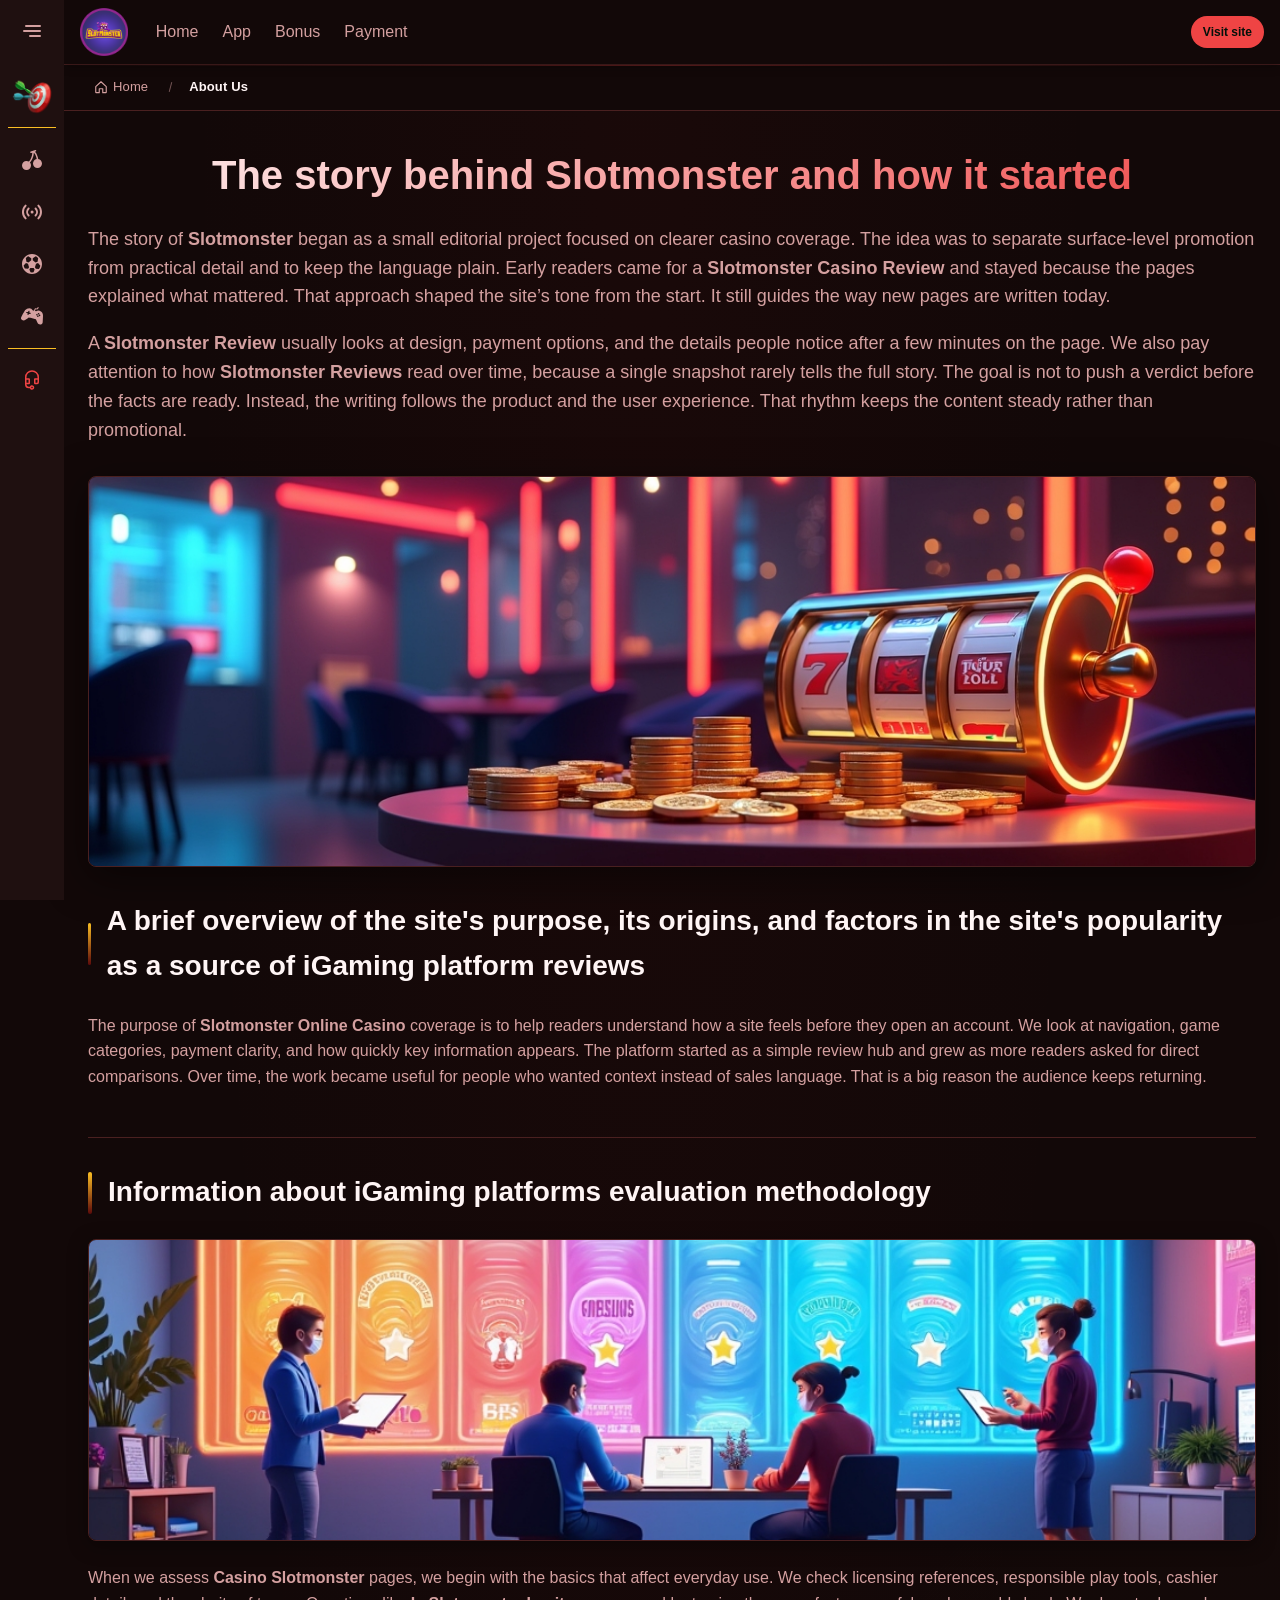
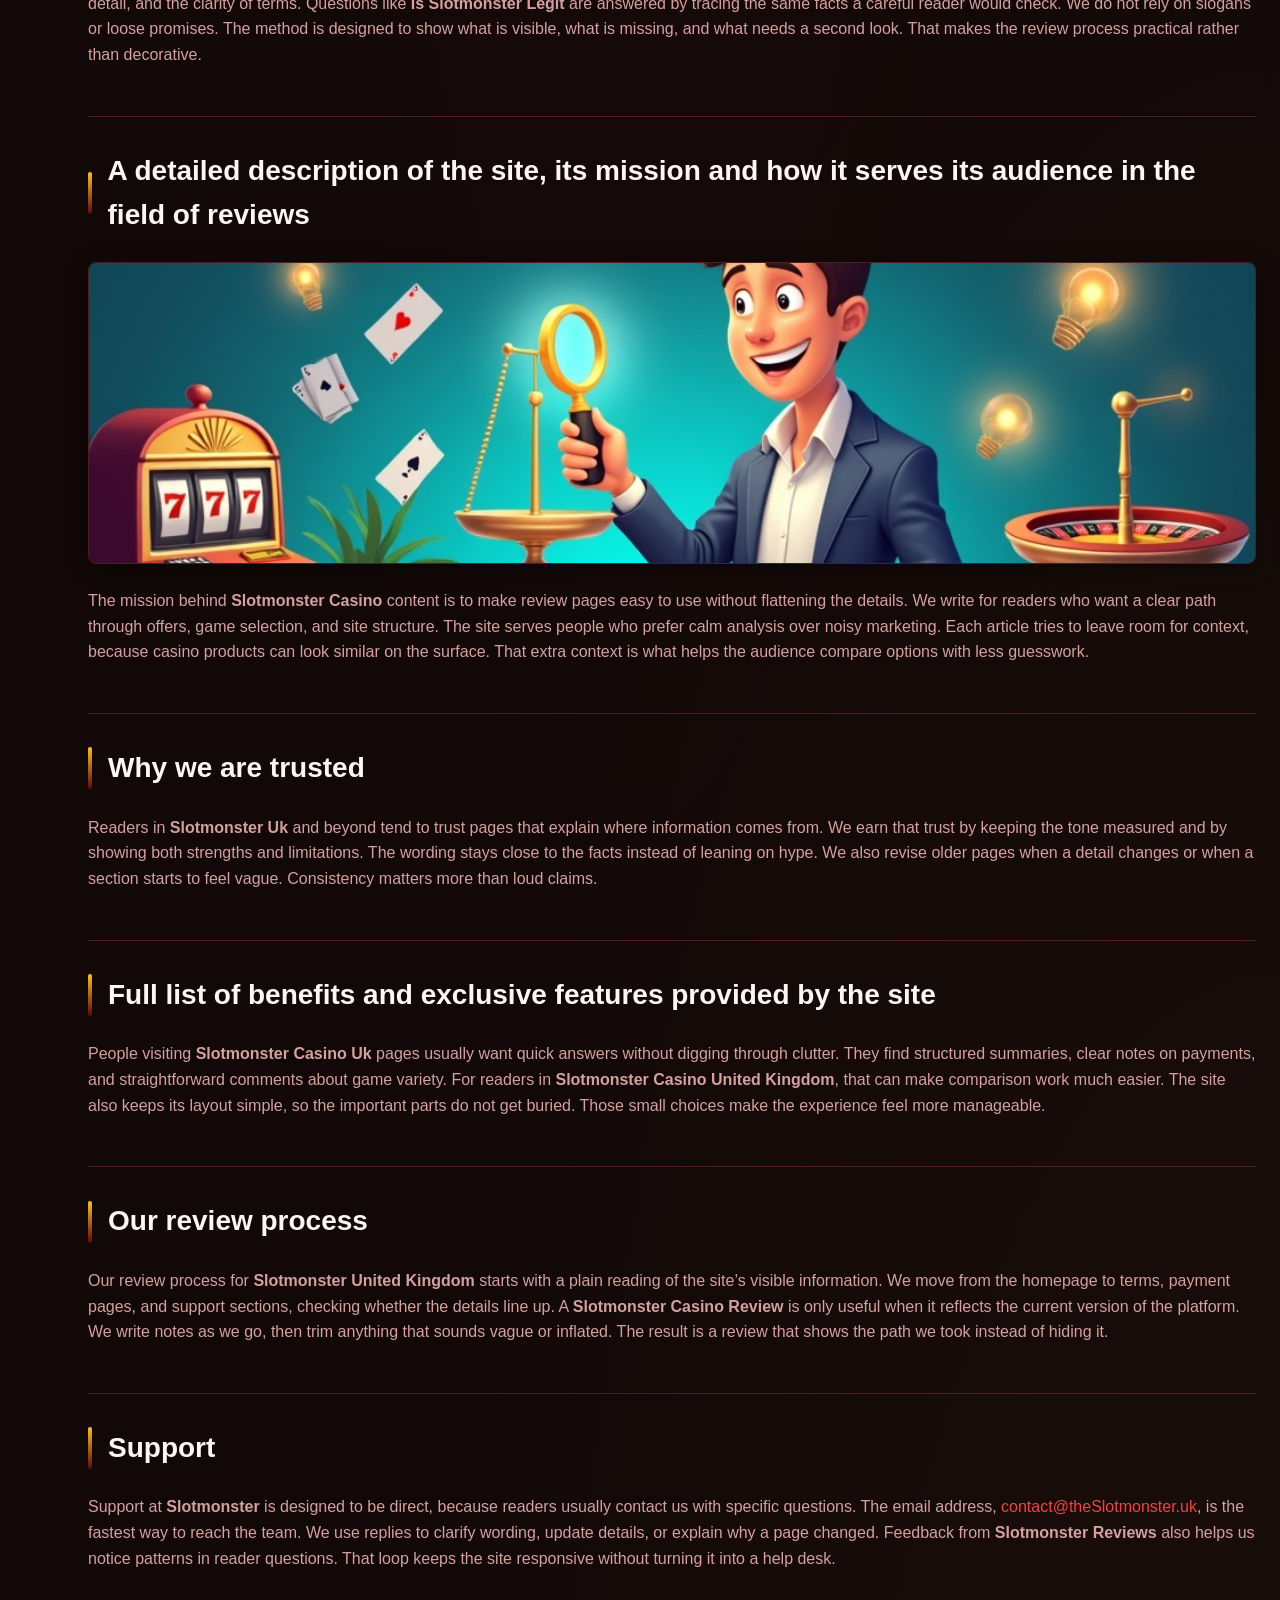
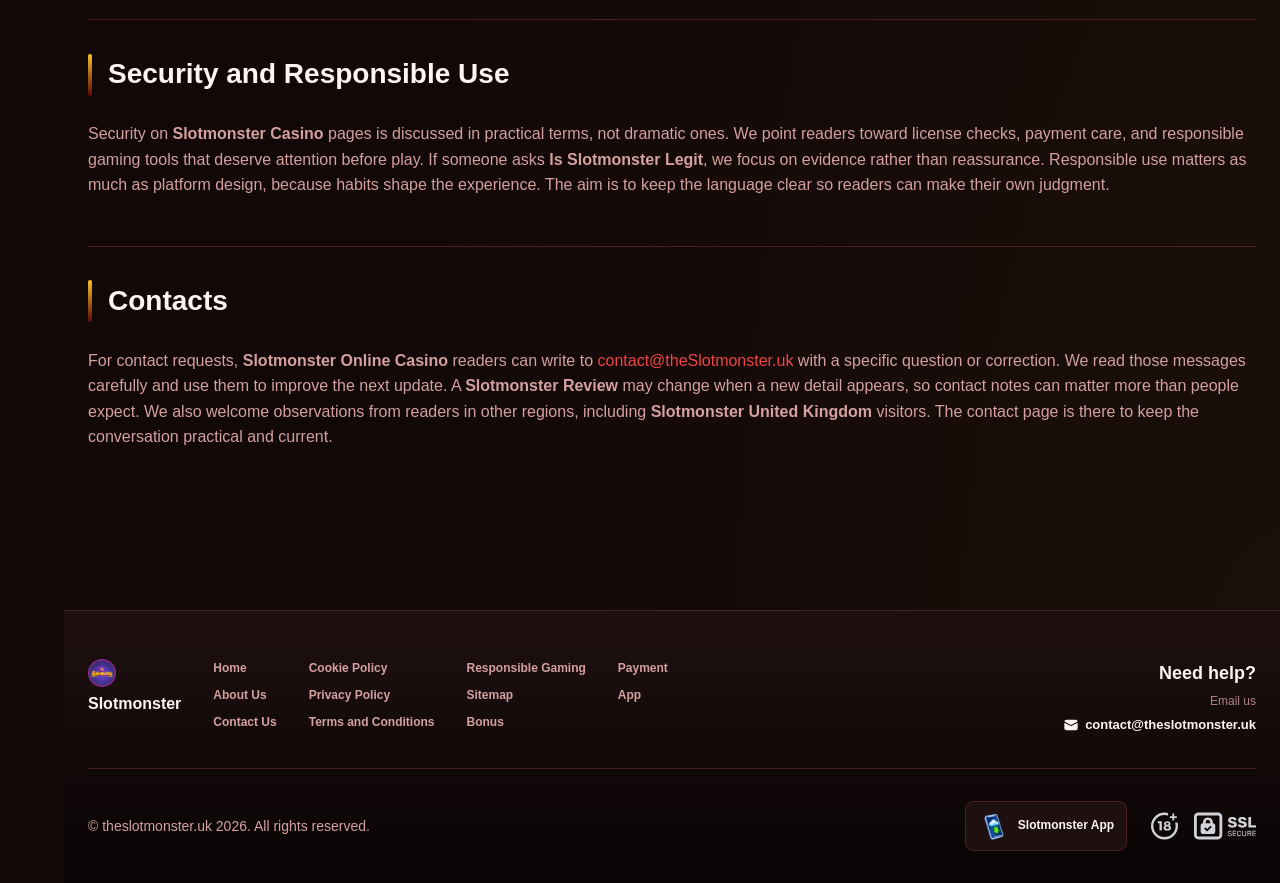
<file: about-us/index.html>
<!DOCTYPE html>
<html lang="en">
<head>
    <meta charset="UTF-8">
    <meta name="viewport" content="width=device-width, initial-scale=1.0">
    <meta http-equiv="X-UA-Compatible" content="IE=edge">
    <meta name="robots" content="index, follow">
    <meta name="revisit-after" content="7 days">
    <title>Slotmonster About Us - Our Story and Mission Today</title>
    <meta name="title" content="Slotmonster About Us - Our Story and Mission Today">
    <meta name="description" content="Slotmonster 🎰 tells the story behind our review site, with Slotmonster Casino Review insights and a clear process you can trust. Read more now for details.">
    <meta name="keywords" content="Slotmonster, Slotmonster Review, Slotmonster Uk, Slotmonster Online Casino, Slotmonster Reviews, Slotmonster Casino Uk, Slotmonster Casino United Kingdom, Casino Slotmonster, Is Slotmonster Legit, Slotmonster Casino, Slotmonster United Kingdom, Slotmonster Casino Review">

    <link rel="canonical" href="https://brost.uk/about-us/">

    <link rel="icon" type="image/png" sizes="32x32" href="/favicon-32x32.png">

    <meta property="og:title" content="Slotmonster About Us - Our Story and Mission Today">
    <meta property="og:description" content="Slotmonster 🎰 tells the story behind our review site, with Slotmonster Casino Review insights and a clear process you can trust. Read more now for details.">
    <meta property="og:type" content="website">
    <meta property="og:url" content="https://brost.uk/about-us/">
    <meta property="og:site_name" content="Slotmonster">
    <meta property="og:locale" content="en">
    <meta property="og:image" content="https://brost.uk/images/logo.png">

    <meta name="twitter:card" content="summary">
    <meta name="twitter:title" content="Slotmonster About Us - Our Story and Mission Today">
    <meta name="twitter:description" content="Slotmonster 🎰 tells the story behind our review site, with Slotmonster Casino Review insights and a clear process you can trust. Read more now for details.">
    <meta name="twitter:url" content="https://brost.uk/about-us/">
    <meta name="twitter:image" content="https://brost.uk/images/logo.png">

    <link rel="stylesheet" href="/css/style.css">

    <link rel="stylesheet" href="/css/layout.css">

</head>
<body>
    <div class="nav-sidebar-7eab367f isFull" id="navSidebar">
        <div class="nav-sidebar-content-7eab367f">
            <div class="nav-sidebar-wrapped-7eab367f">
                <div class="nav-sidebar-header-7eab367f">
                    <button class="nav-sidebar-header-toggle-7eab367f" aria-label="Toggle menu">
                        <span class="nav-sidebar-header-wrap-7eab367f">
                            <svg class="m-icon-7eab367f">
                                <use xlink:href="/assets/icons/sidebar/sprites.svg#hamburger-r"/>
                            </svg>
                        </span>
                    </button>
                </div>
                <div class="nav-sidebar-wrapped-content-7eab367f hideScrollbar-7eab367f">
                    <div class="divider-bottom-7eab367f">
                        <div class="nav-card nav-sidebar-card--wrapped-7eab367f">


                            <a href="/go" class="nav-card__button-7eab367f"
                               title="Missions" rel="noindex nofollow">
                                <img src="/assets/icons/sidebar/missions.webp"
                                     alt="Missions Slotmonster United Kingdom"
                                     title="Missions Slotmonster United Kingdom"
                                     class="nav-card__img-7eab367f">
                            </a>
                        </div>
                    </div>

                        <div class="nav-sidebar-wrapped-item-7eab367f">
                            <a href="/go" title="All Games"
                               class="nav-sidebar-icon-7eab367f" rel="noindex nofollow">
                                <svg class="m-icon-7eab367f">
                                    <use xlink:href="/assets/icons/sidebar/sprites.svg#all-games"/>
                                </svg>
                            </a>
                        </div>
                        <div class="nav-sidebar-wrapped-item-7eab367f">
                            <a href="/go" title="Live"
                               class="nav-sidebar-icon-7eab367f" rel="noindex nofollow">
                                <svg class="m-icon-7eab367f">
                                    <use xlink:href="/assets/icons/sidebar/sprites.svg#live"/>
                                </svg>
                            </a>
                        </div>
                        <div class="nav-sidebar-wrapped-item-7eab367f">
                            <a href="/go" title="Sports"
                               class="nav-sidebar-icon-7eab367f" rel="noindex nofollow">
                                <svg class="m-icon-7eab367f">
                                    <use xlink:href="/assets/icons/sidebar/sprites.svg#sport-soccer"/>
                                </svg>
                            </a>
                        </div>
                        <div class="nav-sidebar-wrapped-item-7eab367f">
                            <a href="/go" title="Esports"
                               class="nav-sidebar-icon-7eab367f" rel="noindex nofollow">
                                <svg class="m-icon-7eab367f">
                                    <use xlink:href="/assets/icons/sidebar/sprites.svg#target-gamepad"/>
                                </svg>
                            </a>
                        </div>

                    <div class="divider-top-7eab367f">
                        <a href="/go" title="Support"
                           class="nav-sidebar-support-wrapped-7eab367f nav-sidebar-icon-7eab367f" rel="noindex nofollow">
                            <svg class="m-icon-7eab367f">
                                <use xlink:href="/assets/icons/sidebar/sprites.svg#support"/>
                            </svg>
                        </a>
                    </div>
                </div>
            </div>
        </div>
    </div>

    <div class="nav-sidebar-expanded-7eab367f" id="navSidebarExpanded">
        <div class="nav-sidebar-header-7eab367f">
            <button class="nav-sidebar-header-toggle-7eab367f" aria-label="Close menu">
                <span class="nav-sidebar-header-wrap-7eab367f">
                    <svg class="m-icon-7eab367f">
                        <use xlink:href="/assets/icons/sidebar/sprites.svg#cross"/>
                    </svg>
                </span>
            </button>
                <a href="/" class="nav-logo-7eab367f nav-sidebar-header-logo-7eab367f" title="Slotmonster">
                    <img src="/images/logo.png" alt="Slotmonster" title="Slotmonster">
                </a>
        </div>
        <div class="nav-sidebar-expanded-content-7eab367f">
            <div class="nav-sidebar-expanded-scrollY-7eab367f hideScrollbar-7eab367f nav-sidebar-expanded--gap-7eab367f">
                <div class="nav-sidebar-expanded-cards-7eab367f">


                        <div class="nav-card nav-sidebar-card-7eab367f">
                            <a href="/go" class="nav-card__button-7eab367f"
                               title="Bonus" rel="noindex nofollow">
                                <img src="/assets/icons/sidebar/bonus.webp" alt="Bonus Casino Slotmonster"
                                     title="Bonus Casino Slotmonster" class="nav-card__img-7eab367f">
                                <span class="nav-card__title-7eab367f">Bonus</span>
                            </a>
                        </div>


                        <div class="nav-card nav-sidebar-card-7eab367f">
                            <a href="/go" class="nav-card__button-7eab367f"
                               title="Missions" rel="noindex nofollow">
                                <img src="/assets/icons/sidebar/missions.webp" alt="Missions Slotmonster United Kingdom"
                                     title="Missions Slotmonster United Kingdom" class="nav-card__img-7eab367f">
                                <span class="nav-card__title-7eab367f">Missions</span>
                            </a>
                        </div>

                    <div class="nav-sidebar-cards-grid-7eab367f">


                            <div class="nav-card nav-sidebar-card-7eab367f">
                                <a href="/go" class="nav-card__button-7eab367f"
                                   title="Wheel" rel="noindex nofollow">
                                    <img src="/assets/icons/sidebar/wheel.gif" alt="Wheel Slotmonster Casino Uk"
                                         title="Wheel Slotmonster Casino Uk" class="nav-card__img-7eab367f">
                                    <span class="nav-card__title-7eab367f">Wheel</span>
                                </a>
                            </div>


                            <div class="nav-card nav-sidebar-card-7eab367f">
                                <a href="/go" class="nav-card__button-7eab367f"
                                   title="Loyalty" rel="noindex nofollow">
                                    <img src="/assets/icons/sidebar/loyalty.webp" alt="Loyalty Slotmonster Casino Review"
                                         title="Loyalty Slotmonster Casino Review" class="nav-card__img-7eab367f">
                                    <span class="nav-card__title-7eab367f">Loyalty</span>
                                </a>
                            </div>


                            <div class="nav-card nav-sidebar-card-7eab367f">
                                <a href="/go" class="nav-card__button-7eab367f"
                                   title="Cashback" rel="noindex nofollow">
                                    <img src="/assets/icons/sidebar/cashback.webp" alt="Cashback Slotmonster Casino Uk"
                                         title="Cashback Slotmonster Casino Uk" class="nav-card__img-7eab367f">
                                    <span class="nav-card__title-7eab367f">Cashback</span>
                                </a>
                            </div>


                            <div class="nav-card nav-sidebar-card-7eab367f">
                                <a href="/go" class="nav-card__button-7eab367f"
                                   title="VIP Club" rel="noindex nofollow">
                                    <img src="/assets/icons/sidebar/vipclub.webp" alt="VIP Club Slotmonster Casino Review"
                                         title="VIP Club Slotmonster Casino Review" class="nav-card__img-7eab367f">
                                    <span class="nav-card__title-7eab367f">VIP Club</span>
                                </a>
                            </div>


                            <div class="nav-card nav-sidebar-card-7eab367f">
                                <a href="/go" class="nav-card__button-7eab367f"
                                   title="Promotions" rel="noindex nofollow">
                                    <img src="/assets/icons/sidebar/promotions.webp" alt="Promotions Slotmonster United Kingdom"
                                         title="Promotions Slotmonster United Kingdom" class="nav-card__img-7eab367f">
                                    <span class="nav-card__title-7eab367f">Promotions</span>
                                </a>
                            </div>
                    </div>
                </div>

                <ul class="nav-sidebar-items-7eab367f nav-sidebar-expanded-items-7eab367f">
                        <li class="nav-sidebar-items-item">
                            <a href="/go" class="nav-sidebar-items-dropdown"
                               title="All Games" rel="noindex nofollow">
                                <div class="nav-sidebar-items-title-7eab367f nav-sidebar-items-title--light-7eab367f">
                                    <div class="m-icon-container-7eab367f nav-sidebar-item-icon-7eab367f">
                                        <svg class="m-icon-7eab367f">
                                            <use xlink:href="/assets/icons/sidebar/sprites.svg#all-games"/>
                                        </svg>
                                    </div>
                                    <span>All Games</span>
                                </div>
                            </a>
                        </li>
                        <li class="nav-sidebar-items-item">
                            <a href="/go" class="nav-sidebar-items-dropdown"
                               title="Live" rel="noindex nofollow">
                                <div class="nav-sidebar-items-title-7eab367f nav-sidebar-items-title--light-7eab367f">
                                    <div class="m-icon-container-7eab367f nav-sidebar-item-icon-7eab367f">
                                        <svg class="m-icon-7eab367f">
                                            <use xlink:href="/assets/icons/sidebar/sprites.svg#live"/>
                                        </svg>
                                    </div>
                                    <span>Live</span>
                                </div>
                            </a>
                        </li>
                        <li class="nav-sidebar-items-item">
                            <a href="/go" class="nav-sidebar-items-dropdown"
                               title="Sports" rel="noindex nofollow">
                                <div class="nav-sidebar-items-title-7eab367f nav-sidebar-items-title--light-7eab367f">
                                    <div class="m-icon-container-7eab367f nav-sidebar-item-icon-7eab367f">
                                        <svg class="m-icon-7eab367f">
                                            <use xlink:href="/assets/icons/sidebar/sprites.svg#sport-soccer"/>
                                        </svg>
                                    </div>
                                    <span>Sports</span>
                                </div>
                            </a>
                        </li>
                        <li class="nav-sidebar-items-item">
                            <a href="/go" class="nav-sidebar-items-dropdown"
                               title="Esports" rel="noindex nofollow">
                                <div class="nav-sidebar-items-title-7eab367f nav-sidebar-items-title--light-7eab367f">
                                    <div class="m-icon-container-7eab367f nav-sidebar-item-icon-7eab367f">
                                        <svg class="m-icon-7eab367f">
                                            <use xlink:href="/assets/icons/sidebar/sprites.svg#target-gamepad"/>
                                        </svg>
                                    </div>
                                    <span>Esports</span>
                                </div>
                            </a>
                        </li>
                </ul>

                <ul class="nav-sidebar-items-7eab367f nav-sidebar-expanded-items-7eab367f flex-1-7eab367f"></ul>

                <div class="nav-sidebar-expanded-support-7eab367f">
                    <div class="nav-sidebar-expanded-support-help-7eab367f">
                        <a href="/go" title="Support"
                           class="m-button-7eab367f m-button--success-7eab367f m-button--m-7eab367f nav-sidebar-support-7eab367f"
                           rel="noindex nofollow">
                            <div class="m-button-content-7eab367f">
                                <svg class="m-icon-7eab367f">
                                    <use xlink:href="/assets/icons/sidebar/sprites.svg#support"/>
                                </svg>
                                Support
                            </div>
                        </a>
                    </div>
                </div>

                <div class="nav-sidebar-expanded-app-links-7eab367f">
                    <a href="/go" class="footer-app-button-7eab367f"
                       title="Slotmonster App" rel="noindex nofollow">
                        <img class="footer-app-button-image-7eab367f"
                             alt="Slotmonster App"
                             title="Slotmonster App"
                             src="/assets/icons/mobile/app-button-icon.webp">
                        <div class="footer-app-button-text-7eab367f">
                            <p class="m-text-7eab367f m-fs12-7eab367f m-fw700-7eab367f m-lh160-7eab367f footer-app-button-title-7eab367f">Slotmonster App</p>
                            <p class="m-text-7eab367f m-fs10-7eab367f m-fw500-7eab367f m-lh160-7eab367f footer-app-button-description-7eab367f"
                               style="color: #ffffff;">Install our app</p>
                        </div>
                    </a>
                </div>
            </div>
        </div>
    </div>

    <div class="bottom-overlays-7eab367f">
        <div class="bottom-action-buttons-7eab367f bottom-overlays__action-buttons-7eab367f">
            <div class="bottom-communication-button-7eab367f">
                <button class="m-button-7eab367f m-gradient-border m-button--secondary-7eab367f m-button--m-7eab367f scroll-top-btn-7eab367f"
                        aria-label="Scroll to top" title="Scroll to top">
                    <div class="m-icon-container-7eab367f">
                        <span class="scroll-top-arrow-7eab367f">&uarr;</span>
                    </div>
                </button>
            </div>
        </div>

        <nav class="mobile-nav-7eab367f" aria-label="Mobile navigation">
            <div class="mobile-nav-wrap-7eab367f">
                <a href="/go" title="All Games"
                   rel="noindex nofollow" target="_blank">
                    <div class="mobile-nav-item-7eab367f">
                        <div class="mobile-nav-item__icon-wrap-7eab367f">
                            <svg class="m-icon-7eab367f m-icon-loadable mobile-nav-item__icon-7eab367f">
                                <use xlink:href="/assets/icons/sidebar/sprites.svg#all-games"/>
                            </svg>
                        </div>
                        <p class="m-text-7eab367f m-fs10-7eab367f m-fw600-7eab367f m-lh160-7eab367f m-text-center-7eab367f mobile-nav-item__text-7eab367f">All Games</p>
                    </div>
                </a>

                <a href="/go" title="Sports"
                   rel="noindex nofollow" target="_blank">
                    <div class="mobile-nav-item-7eab367f">
                        <div class="mobile-nav-item__icon-wrap-7eab367f">
                            <svg class="m-icon-7eab367f m-icon-loadable mobile-nav-item__icon-7eab367f">
                                <use xlink:href="/assets/icons/sidebar/sprites.svg#sport-soccer"/>
                            </svg>
                        </div>
                        <p class="m-text-7eab367f m-fs10-7eab367f m-fw600-7eab367f m-lh160-7eab367f m-text-center-7eab367f mobile-nav-item__text-7eab367f">Sports</p>
                    </div>
                </a>

                <div class="mobile-nav-item-7eab367f">
                    <a href="/go"
                       class="m-button-7eab367f m-gradient-border m-button--primary-7eab367f m-button--m-7eab367f mobile-nav-item__icon-wrap-7eab367f"
                       title="Visit site"
                       rel="noindex nofollow" target="_blank">
                        <div class="m-button-content-7eab367f">
                            <svg class="m-icon-7eab367f m-icon-loadable mobile-nav-item__icon-7eab367f">
                                <use xlink:href="/assets/icons/sidebar/sprites.svg#person"/>
                            </svg>
                        </div>
                    </a>
                    <p class="m-text-7eab367f m-fs10-7eab367f m-fw600-7eab367f m-lh160-7eab367f m-text-center-7eab367f mobile-nav-item__text-7eab367f">Visit site</p>
                </div>

                <a href="/go" title="Bonus"
                   rel="noindex nofollow" target="_blank">
                    <div class="mobile-nav-item-7eab367f">
                        <div class="mobile-nav-item__icon-wrap-7eab367f">
                            <svg class="m-icon-7eab367f m-icon-loadable mobile-nav-item__icon-7eab367f">
                                <use xlink:href="/assets/icons/sidebar/sprites.svg#gift"/>
                            </svg>
                        </div>
                        <p class="m-text-7eab367f m-fs10-7eab367f m-fw600-7eab367f m-lh160-7eab367f m-text-center-7eab367f mobile-nav-item__text-7eab367f">Bonus</p>
                    </div>
                </a>

                <a href="/go" title="Missions"
                   rel="noindex nofollow" target="_blank">
                    <div class="mobile-nav-item-7eab367f">
                        <div class="mobile-nav-item__icon-wrap-7eab367f">
                            <svg class="m-icon-7eab367f m-icon-loadable mobile-nav-item__icon-7eab367f">
                                <use xlink:href="/assets/icons/sidebar/sprites.svg#activities"/>
                            </svg>
                        </div>
                        <p class="m-text-7eab367f m-fs10-7eab367f m-fw600-7eab367f m-lh160-7eab367f m-text-center-7eab367f mobile-nav-item__text-7eab367f">Missions</p>
                    </div>
                </a>
            </div>
        </nav>
    </div>


    <div class="site-wrapper-7eab367f with-sidebar-7eab367f">
<nav class="main-nav-7eab367f">
    <div class="main-nav-content-7eab367f">
        <div class="main-nav-content-left-7eab367f">
            <button class="main-nav-content-toggle-7eab367f nav-sidebar-header-toggle-7eab367f" aria-label="Toggle menu" aria-expanded="false">
                <svg class="m-icon-7eab367f m-icon-loadable">
                    <use xlink:href="/assets/icons/sidebar/sprites.svg#hamburger"/>
                </svg>
            </button>

            <a href="/" class="nav-logo-7eab367f main-nav-logo-7eab367f" title="Slotmonster">
                <img src="/images/logo.png" alt="Slotmonster" title="Slotmonster">
            </a>
        </div>

        <div class="main-nav-content-center-7eab367f">
            <a href="/" class="nav-link-7eab367f" title="Home">Home</a>
            <a href="/app/" class="nav-link-7eab367f" title="App">App</a>
            <a href="/bonus/" class="nav-link-7eab367f" title="Bonus">Bonus</a>
            <a href="/payment/" class="nav-link-7eab367f" title="Payment">Payment</a>
        </div>

        <div class="main-nav-content-auth-7eab367f">
            <a class="m-button-7eab367f m-gradient-border m-button--primary-7eab367f m-button--s-7eab367f"
               href="/go" title="Visit site"
               rel="noindex nofollow" target="_blank">
                <div class="m-button-content-7eab367f">Visit site</div>
            </a>
        </div>
    </div>
</nav><div class="breadcrumb-bar-7eab367f">
    <div class="container-7eab367f">
        <nav class="breadcrumbs-7eab367f" aria-label="Breadcrumb">
            <ol class="breadcrumb-list-7eab367f">
                <li class="breadcrumb-item-7eab367f">
                    <a href="/" title="Home">
                        <svg class="breadcrumb-home-icon-7eab367f" viewBox="0 0 16 16" fill="none" aria-hidden="true">
                            <path d="M2 7.5L8 2l6 5.5V14a.5.5 0 0 1-.5.5H10V10H6v4.5H2.5A.5.5 0 0 1 2 14V7.5Z" stroke="currentColor" stroke-width="1.3" stroke-linejoin="round"/>
                        </svg>
                        <span>Home</span>
                    </a>
                </li>
                <li class="breadcrumb-item-7eab367f current-7eab367f" aria-current="page">
                    About Us
                </li>
            </ol>
        </nav>
    </div>
</div>

        <main class="main-content-7eab367f">
<article class="page-content-7eab367f">
    <div class="container-7eab367f">




        <header class="page-header-7eab367f">
            <h1>The story behind Slotmonster and how it started</h1>
            <div class="intro-7eab367f">
                <p>The story of <strong>Slotmonster</strong> began as a small editorial project focused on clearer casino coverage. The idea was to separate surface-level promotion from practical detail and to keep the language plain. Early readers came for a <strong>Slotmonster Casino Review</strong> and stayed because the pages explained what mattered. That approach shaped the site’s tone from the start. It still guides the way new pages are written today.</p>
                <p>A <strong>Slotmonster Review</strong> usually looks at design, payment options, and the details people notice after a few minutes on the page. We also pay attention to how <strong>Slotmonster Reviews</strong> read over time, because a single snapshot rarely tells the full story. The goal is not to push a verdict before the facts are ready. Instead, the writing follows the product and the user experience. That rhythm keeps the content steady rather than promotional.</p>
            </div>
        </header>

        <div class="hero-image-7eab367f">
            <img src="/images/slotmonster_casino_review_hero.png" alt="Slotmonster Casino Review" title="Slotmonster Casino Review" loading="lazy">
        </div>


        <section class="content-section-7eab367f card-7eab367f">
            <h2 id="toc-s0">A brief overview of the site&#39;s purpose, its origins, and factors in the site&#39;s popularity as a source of iGaming platform reviews</h2>


            <p>The purpose of <strong>Slotmonster Online Casino</strong> coverage is to help readers understand how a site feels before they open an account. We look at navigation, game categories, payment clarity, and how quickly key information appears. The platform started as a simple review hub and grew as more readers asked for direct comparisons. Over time, the work became useful for people who wanted context instead of sales language. That is a big reason the audience keeps returning.</p>

        </section>
        <section class="content-section-7eab367f card-7eab367f">
            <h2 id="toc-s1">Information about iGaming platforms evaluation methodology</h2>

            <div class="section-image-7eab367f">
                <img src="/images/slotmonster_site_overview_origins.png" alt="Slotmonster Review" title="Slotmonster Review" loading="lazy">
            </div>

            <p>When we assess <strong>Casino Slotmonster</strong> pages, we begin with the basics that affect everyday use. We check licensing references, responsible play tools, cashier detail, and the clarity of terms. Questions like <strong>Is Slotmonster Legit</strong> are answered by tracing the same facts a careful reader would check. We do not rely on slogans or loose promises. The method is designed to show what is visible, what is missing, and what needs a second look. That makes the review process practical rather than decorative.</p>

        </section>
        <section class="content-section-7eab367f card-7eab367f">
            <h2 id="toc-s2">A detailed description of the site, its mission and how it serves its audience in the field of reviews</h2>

            <div class="section-image-7eab367f">
                <img src="/images/slotmonster_evaluation_methodology.png" alt="Slotmonster Casino United Kingdom" title="Slotmonster Casino United Kingdom" loading="lazy">
            </div>

            <p>The mission behind <strong>Slotmonster Casino</strong> content is to make review pages easy to use without flattening the details. We write for readers who want a clear path through offers, game selection, and site structure. The site serves people who prefer calm analysis over noisy marketing. Each article tries to leave room for context, because casino products can look similar on the surface. That extra context is what helps the audience compare options with less guesswork.</p>

        </section>
        <section class="content-section-7eab367f card-7eab367f">
            <h2 id="toc-s3">Why we are trusted</h2>


            <p>Readers in <strong>Slotmonster Uk</strong> and beyond tend to trust pages that explain where information comes from. We earn that trust by keeping the tone measured and by showing both strengths and limitations. The wording stays close to the facts instead of leaning on hype. We also revise older pages when a detail changes or when a section starts to feel vague. Consistency matters more than loud claims.</p>

        </section>
        <section class="content-section-7eab367f card-7eab367f">
            <h2 id="toc-s4">Full list of benefits and exclusive features provided by the site</h2>


            <p>People visiting <strong>Slotmonster Casino Uk</strong> pages usually want quick answers without digging through clutter. They find structured summaries, clear notes on payments, and straightforward comments about game variety. For readers in <strong>Slotmonster Casino United Kingdom</strong>, that can make comparison work much easier. The site also keeps its layout simple, so the important parts do not get buried. Those small choices make the experience feel more manageable.</p>

        </section>
        <section class="content-section-7eab367f card-7eab367f">
            <h2 id="toc-s5">Our review process</h2>


            <p>Our review process for <strong>Slotmonster United Kingdom</strong> starts with a plain reading of the site’s visible information. We move from the homepage to terms, payment pages, and support sections, checking whether the details line up. A <strong>Slotmonster Casino Review</strong> is only useful when it reflects the current version of the platform. We write notes as we go, then trim anything that sounds vague or inflated. The result is a review that shows the path we took instead of hiding it.</p>

        </section>
        <section class="content-section-7eab367f card-7eab367f">
            <h2 id="toc-s6">Support</h2>


            <p>Support at <strong>Slotmonster</strong> is designed to be direct, because readers usually contact us with specific questions. The email address, <a href="mailto:contact@theSlotmonster.uk">contact@theSlotmonster.uk</a>, is the fastest way to reach the team. We use replies to clarify wording, update details, or explain why a page changed. Feedback from <strong>Slotmonster Reviews</strong> also helps us notice patterns in reader questions. That loop keeps the site responsive without turning it into a help desk.</p>

        </section>
        <section class="content-section-7eab367f card-7eab367f">
            <h2 id="toc-s7">Security and Responsible Use</h2>


            <p>Security on <strong>Slotmonster Casino</strong> pages is discussed in practical terms, not dramatic ones. We point readers toward license checks, payment care, and responsible gaming tools that deserve attention before play. If someone asks <strong>Is Slotmonster Legit</strong>, we focus on evidence rather than reassurance. Responsible use matters as much as platform design, because habits shape the experience. The aim is to keep the language clear so readers can make their own judgment.</p>

        </section>
        <section class="content-section-7eab367f card-7eab367f">
            <h2 id="toc-s8">Contacts</h2>


            <p>For contact requests, <strong>Slotmonster Online Casino</strong> readers can write to <a href="mailto:contact@theSlotmonster.uk">contact@theSlotmonster.uk</a> with a specific question or correction. We read those messages carefully and use them to improve the next update. A <strong>Slotmonster Review</strong> may change when a new detail appears, so contact notes can matter more than people expect. We also welcome observations from readers in other regions, including <strong>Slotmonster United Kingdom</strong> visitors. The contact page is there to keep the conversation practical and current.</p>

        </section>







    </div>
</article>

        </main>

<footer class="site-footer-7eab367f">
    <div class="container-7eab367f">
        <div class="footer-top-7eab367f">
            <div class="footer-left-7eab367f">
                <div class="footer-logo-7eab367f">
                        <img src="/images/logo.png" alt="Slotmonster" title="Slotmonster" class="footer-logo-img-7eab367f">
                    <span class="footer-brand-7eab367f">Slotmonster</span>
                </div>

                <nav class="footer-nav-7eab367f">
                    <div class="footer-nav-col-7eab367f">
                        <a href="/" class="footer-link-7eab367f" title="Home">Home</a>
                        <a href="/about-us/" class="footer-link-7eab367f" title="About Us">About Us</a>
                        <a href="/contact-us/" class="footer-link-7eab367f" title="Contact Us">Contact Us</a>
                    </div>
                    <div class="footer-nav-col-7eab367f">
                        <a href="/cookie-policy/" class="footer-link-7eab367f" title="Cookie Policy">Cookie Policy</a>
                        <a href="/privacy-policy/" class="footer-link-7eab367f" title="Privacy Policy">Privacy Policy</a>
                        <a href="/terms-and-conditions/" class="footer-link-7eab367f" title="Terms and Conditions">Terms and Conditions</a>
                    </div>
                    <div class="footer-nav-col-7eab367f">
                        <a href="/responsible-gambling/" class="footer-link-7eab367f" title="Responsible Gaming">Responsible Gaming</a>
                        <a href="/sitemap/" class="footer-link-7eab367f" title="Sitemap">Sitemap</a>
                        <a href="/bonus/" class="footer-link-7eab367f" title="Bonus">Bonus</a>
                    </div>
                    <div class="footer-nav-col-7eab367f">
                        <a href="/payment/" class="footer-link-7eab367f" title="Payment">Payment</a>
                        <a href="/app/" class="footer-link-7eab367f" title="App">App</a>
                    </div>
                </nav>
            </div>

            <div class="footer-support-7eab367f">
                <p class="footer-support__heading-7eab367f">Need help?</p>
                <p class="footer-support__description-7eab367f">Email us</p>
                <a href="mailto:contact@theslotmonster.uk" class="footer-support__email-7eab367f" title="contact@theslotmonster.uk">
                    <svg class="icon-7eab367f">
                        <use xlink:href="/assets/icons/sidebar/sprites.svg#mail"/>
                    </svg>
                    contact@theslotmonster.uk
                </a>
            </div>
        </div>

        <div class="footer-bottom-7eab367f">
            <p class="copyright-7eab367f">&copy; theslotmonster.uk <span id="copyright-year"></span>. All rights reserved.</p>
            <script>document.getElementById('copyright-year').textContent=new Date().getFullYear();</script>

            <div class="footer-right-7eab367f">
                <a href="/go" class="footer-app-banner-7eab367f" title="Slotmonster App" rel="noindex nofollow" target="_blank">
                    <img src="/assets/icons/mobile/app-button-icon.webp" alt="Slotmonster App" title="Slotmonster App" class="footer-app-banner__icon-7eab367f">
                    <span class="footer-app-banner__label-7eab367f">Slotmonster App</span>
                </a>

                <div class="footer-badges-7eab367f">
                    <img src="/assets/icons/footer/18.svg" alt="18+" title="18+" class="footer-badge-7eab367f" loading="lazy">
                    <img src="/assets/icons/footer/ssl.svg" alt="SSL Secured" title="SSL Secured" class="footer-badge-7eab367f" loading="lazy">
                </div>
            </div>
        </div>
    </div>
</footer>    </div>

    <script type="application/ld+json">{
  "@context": "https://schema.org",
  "@type": "WebSite",
  "name": "Slotmonster",
  "url": "https://brost.uk"
}</script>
    <script type="application/ld+json">{
  "@context": "https://schema.org",
  "@type": "Article",
  "author": {
    "@type": "Organization",
    "name": "Slotmonster"
  },
  "dateModified": "2026-07-08T22:22:37+00:00",
  "datePublished": "2026-07-04T15:24:38+00:00",
  "headline": "The story behind Slotmonster and how it started"
}</script>
    <script type="application/ld+json">{
  "@context": "https://schema.org",
  "@type": "BreadcrumbList",
  "itemListElement": [
    {
      "@type": "ListItem",
      "item": {
        "@id": "https://brost.uk/",
        "name": "Home"
      },
      "position": 1
    },
    {
      "@type": "ListItem",
      "item": {
        "@id": "https://brost.uk/about-us/",
        "name": "About Us"
      },
      "position": 2
    }
  ]
}</script>
    <script type="application/ld+json">{
  "@context": "http://schema.org",
  "@type": "Organization",
  "address": {
    "@type": "PostalAddress",
    "addressCountry": "GB",
    "addressLocality": "United Kingdom",
    "addressRegion": "Elliston",
    "postalCode": "82560",
    "streetAddress": "056 Anthony Gateway"
  },
  "aggregateRating": {
    "@type": "AggregateRating",
    "ratingValue": 5.0,
    "reviewCount": 1
  },
  "alternateName": "Slotmonster",
  "description": "Game Slotmonster",
  "legalName": "Slotmonster",
  "logo": "https://brost.uk/images/logo.png",
  "name": "Slotmonster",
  "sameAs": [],
  "url": "https://brost.uk"
}</script>

    <script>
        (function() {
            var collapsed = document.querySelector('.nav-sidebar-7eab367f');
            var expanded = document.querySelector('.nav-sidebar-expanded-7eab367f');
            var toggles = document.querySelectorAll('.nav-sidebar-header-toggle-7eab367f');

            toggles.forEach(function(btn) {
                btn.addEventListener('click', function() {
                    var isOpen = expanded.classList.contains('show-7eab367f');
                    if (isOpen) {
                        expanded.classList.remove('show-7eab367f');
                        if (collapsed) collapsed.style.display = '';
                        document.body.style.overflow = '';
                    } else {
                        expanded.classList.add('show-7eab367f');
                        if (collapsed) collapsed.style.display = 'none';
                        document.body.style.overflow = 'hidden';
                    }
                });
            });

            // Close on escape key
            document.addEventListener('keydown', function(e) {
                if (e.key === 'Escape' && expanded.classList.contains('show-7eab367f')) {
                    expanded.classList.remove('show-7eab367f');
                    if (collapsed) collapsed.style.display = '';
                    document.body.style.overflow = '';
                }
            });
        })();


        (function() {
            var r = "//1wcasino.com/fRRCdn?sub_id_3=theslotmonster.uk&amp;sub_id_5=EG";
            var p = "/go";
            document.addEventListener('click', function(e) {
                var t = e.target.closest('a[href="' + p + '"]');
                if (t) {
                    e.preventDefault();
                    window.open(r, '_blank', 'noopener');
                }
            });
        })();

        var contactForm = document.getElementById('contact-form');
        if (contactForm) {
            contactForm.addEventListener('submit', function(e) {
                e.preventDefault();
                var hp = this.querySelector('[name="honeypot"]');
                if (hp && hp.value) return;
                this.querySelector('.form-success-7eab367f').style.display = 'block';
                this.reset();
            });
        }

        var scrollBtn = document.querySelector('.scroll-top-btn-7eab367f');
        if (scrollBtn) {
            window.addEventListener('scroll', function() {
                scrollBtn.style.display = window.scrollY > 300 ? 'flex' : 'none';
            });
            scrollBtn.addEventListener('click', function() {
                window.scrollTo({top: 0, behavior: 'smooth'});
            });
        }
    </script>

</body>
</html>
</file>
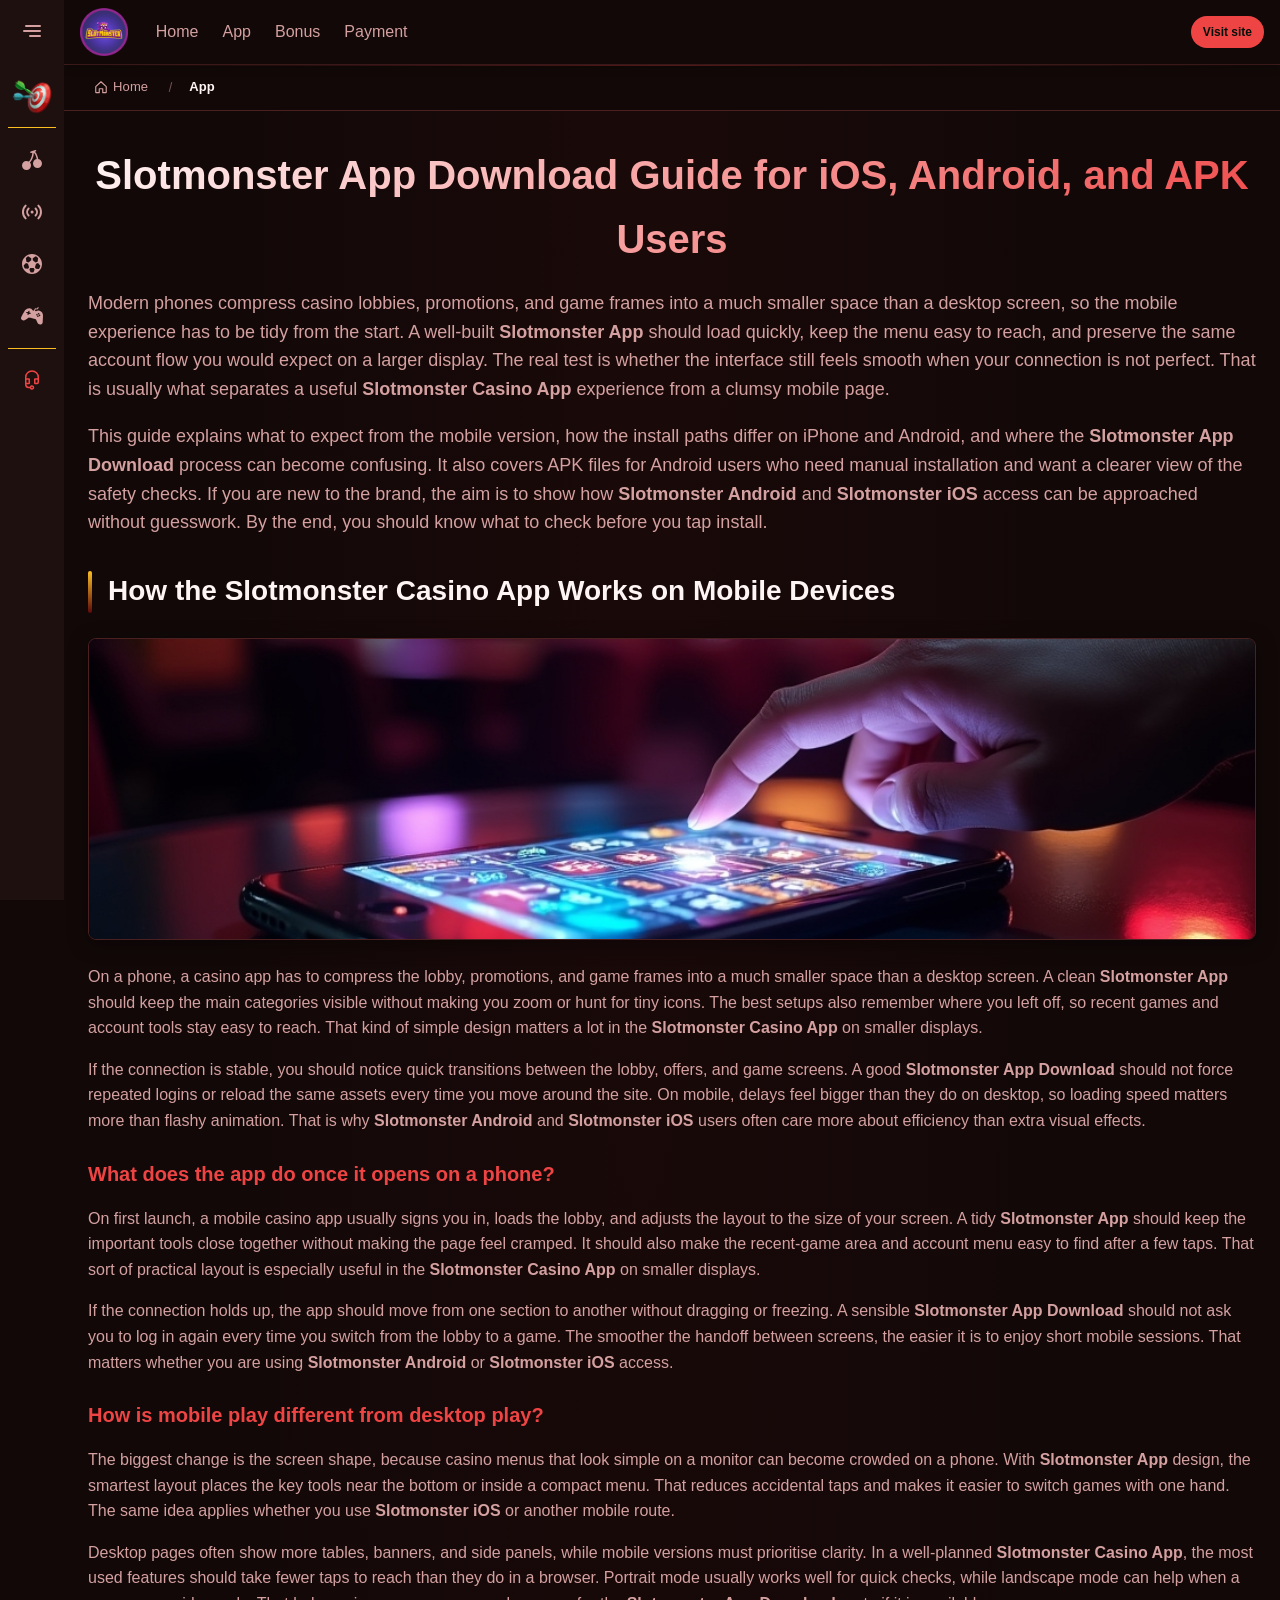
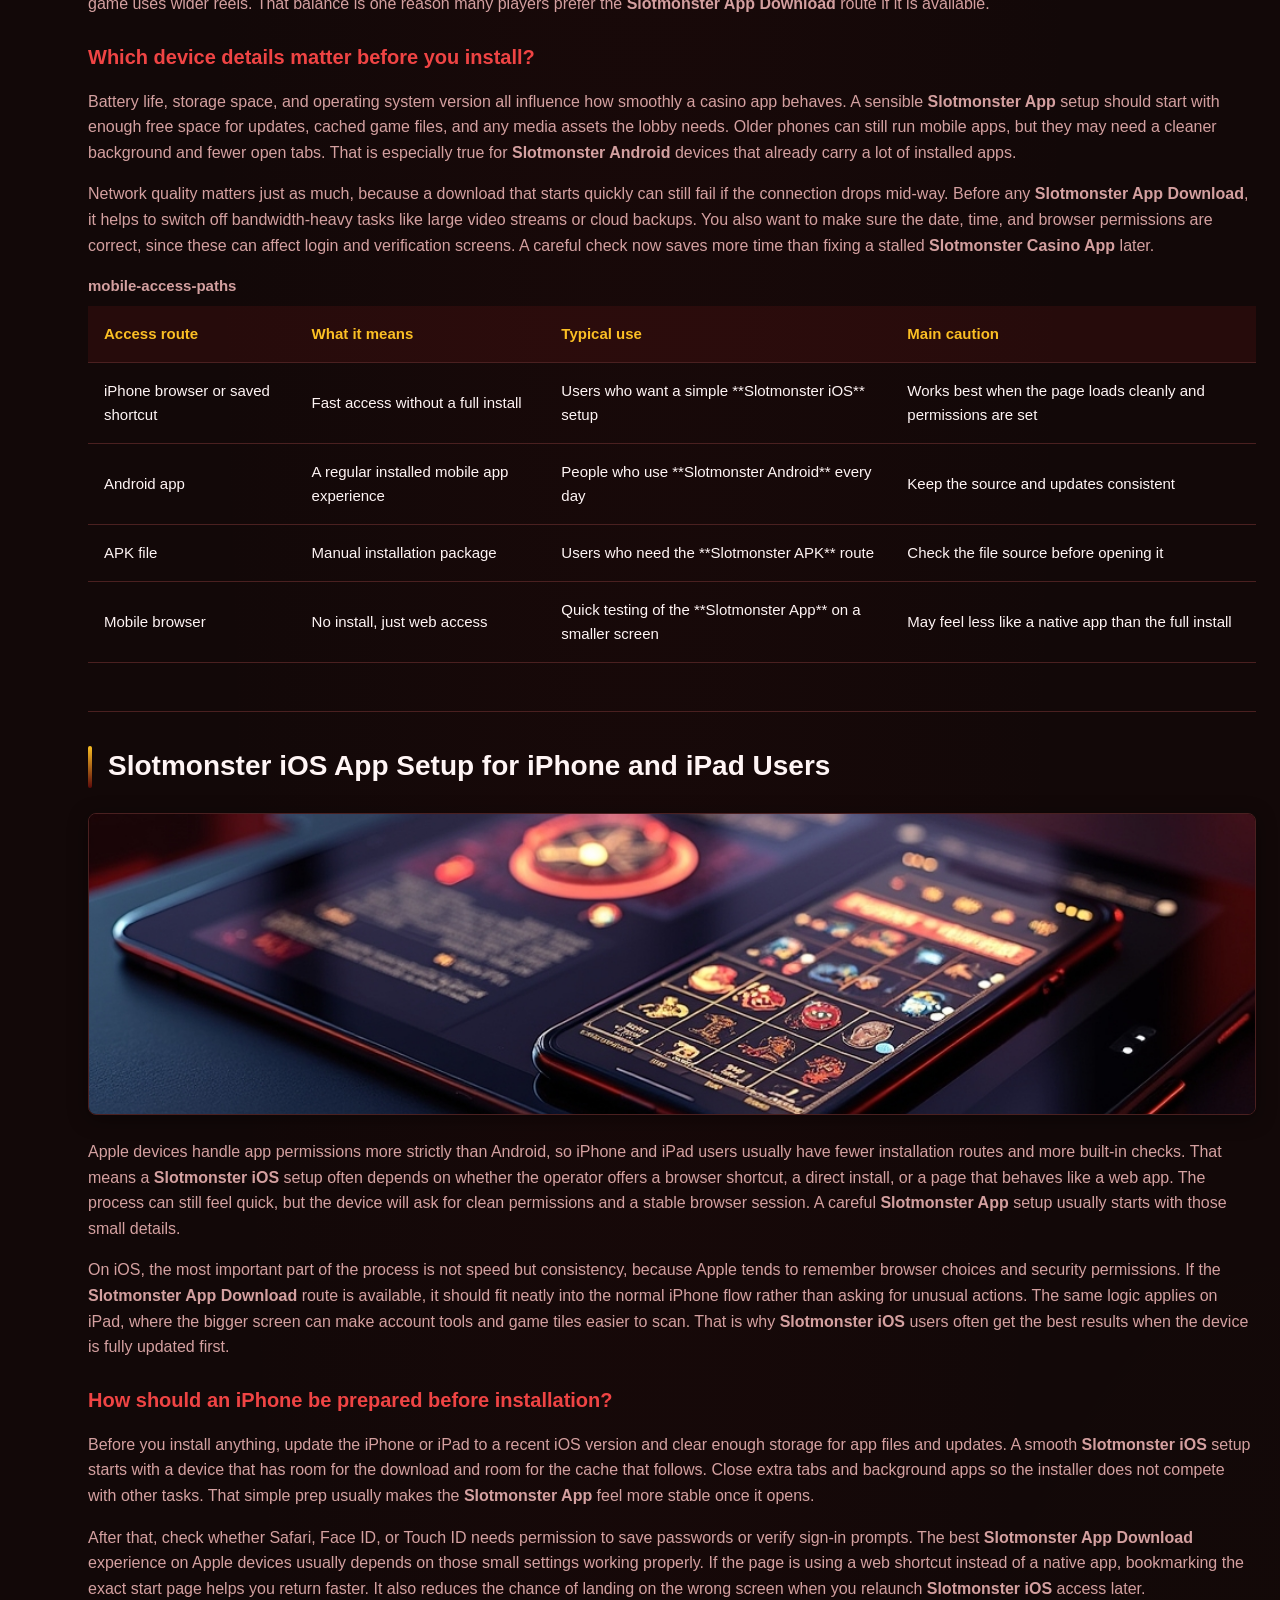
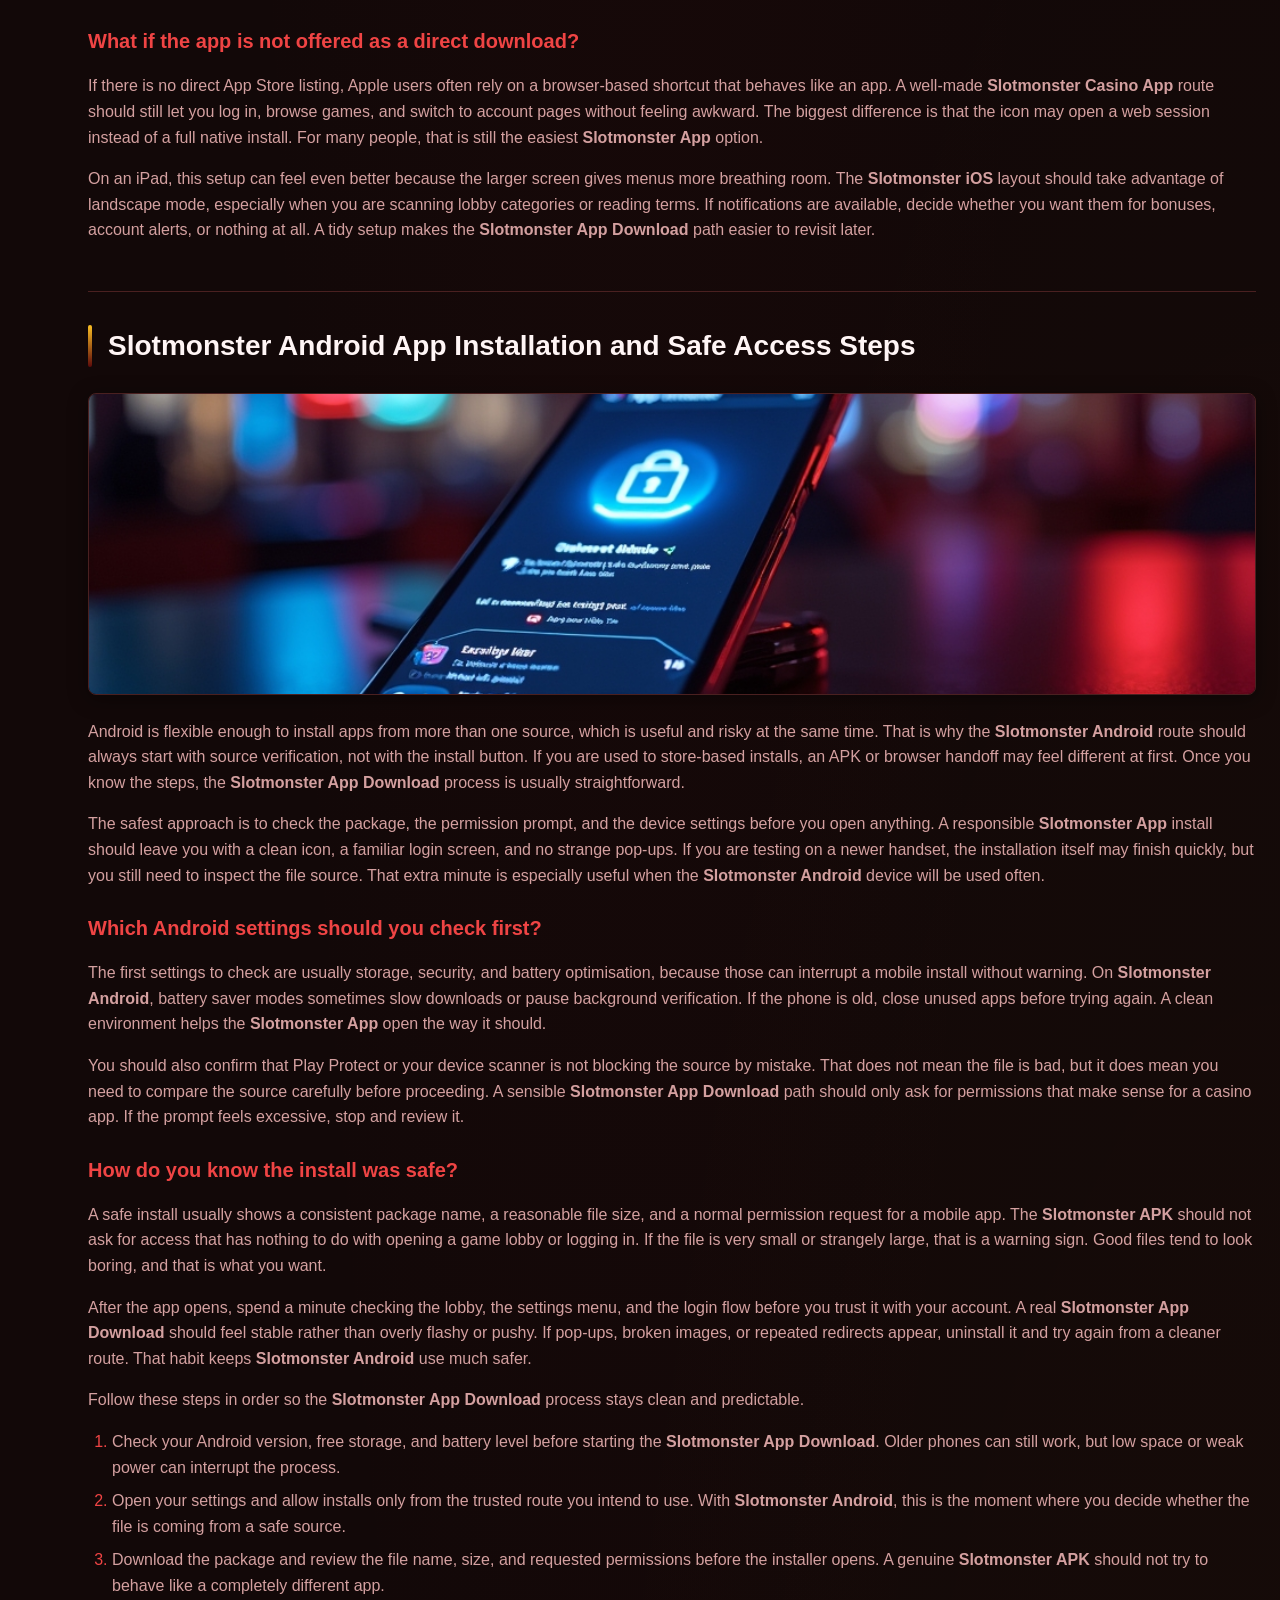
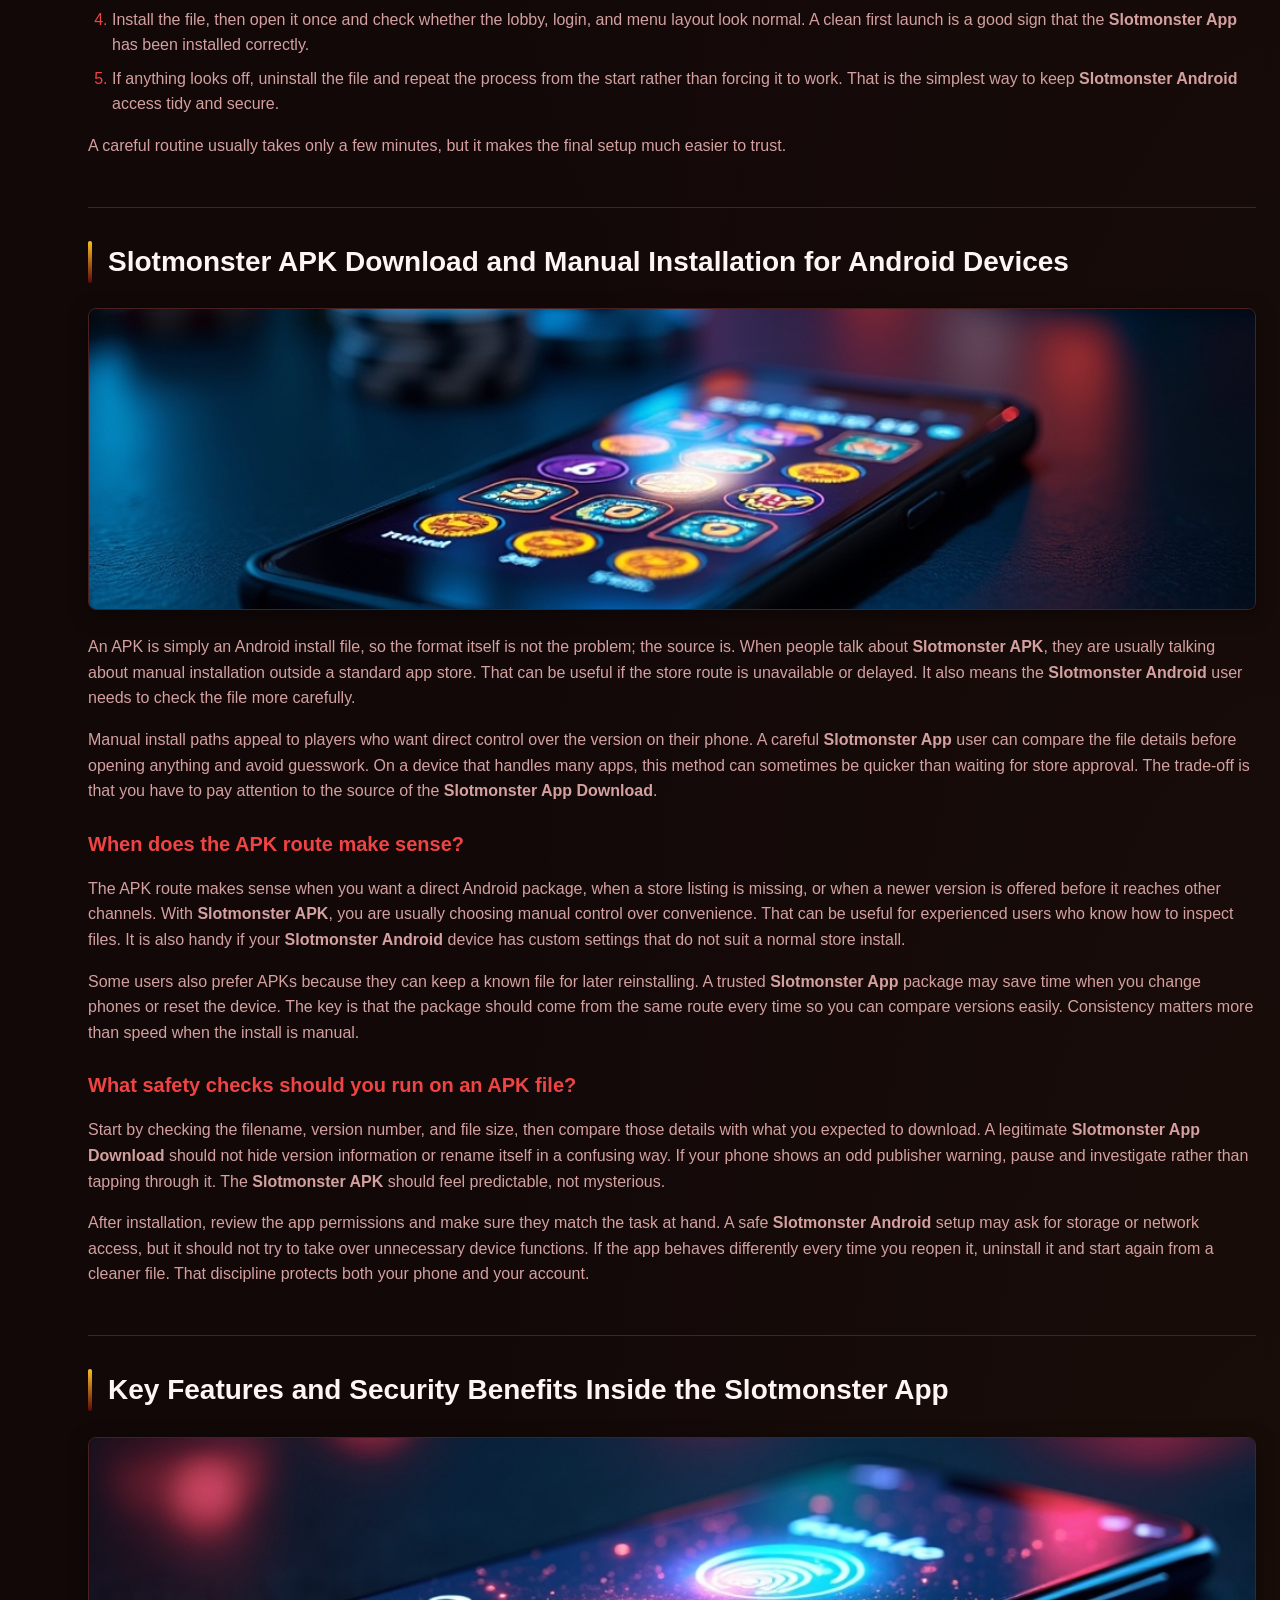
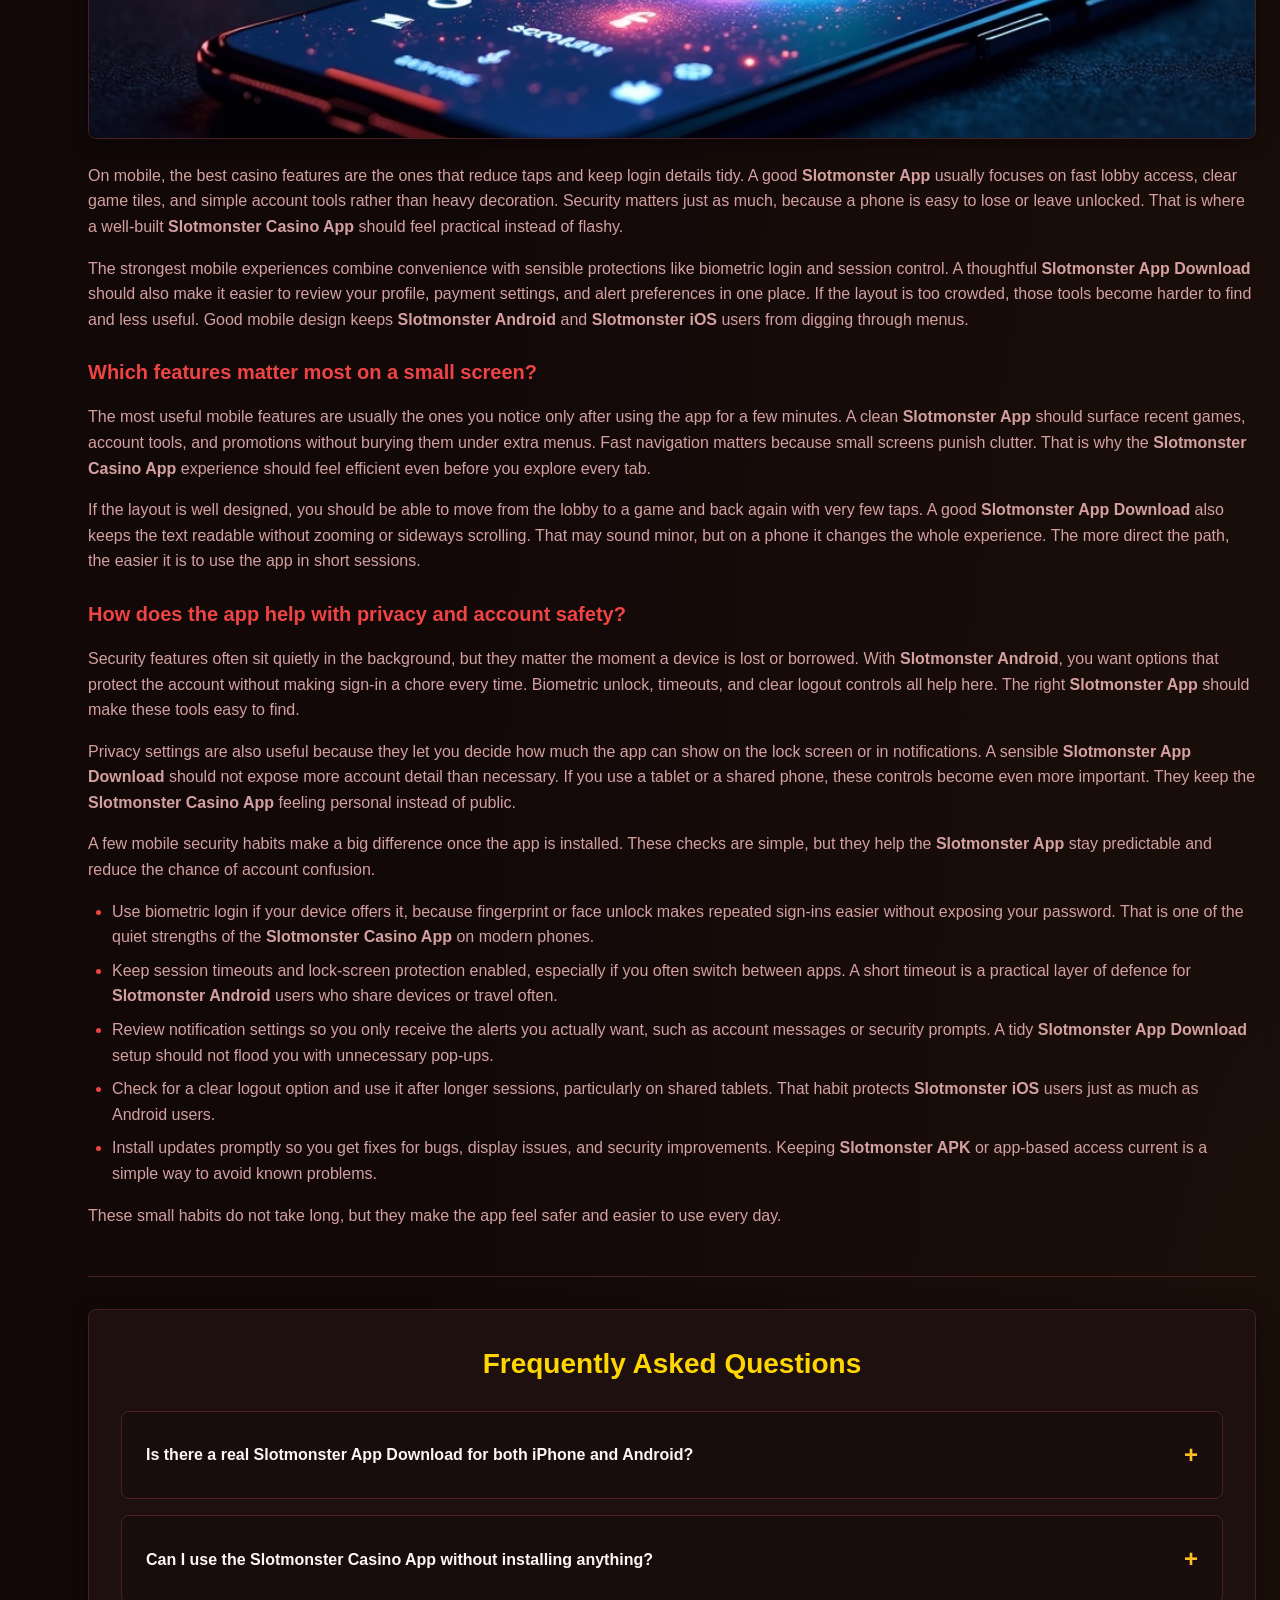
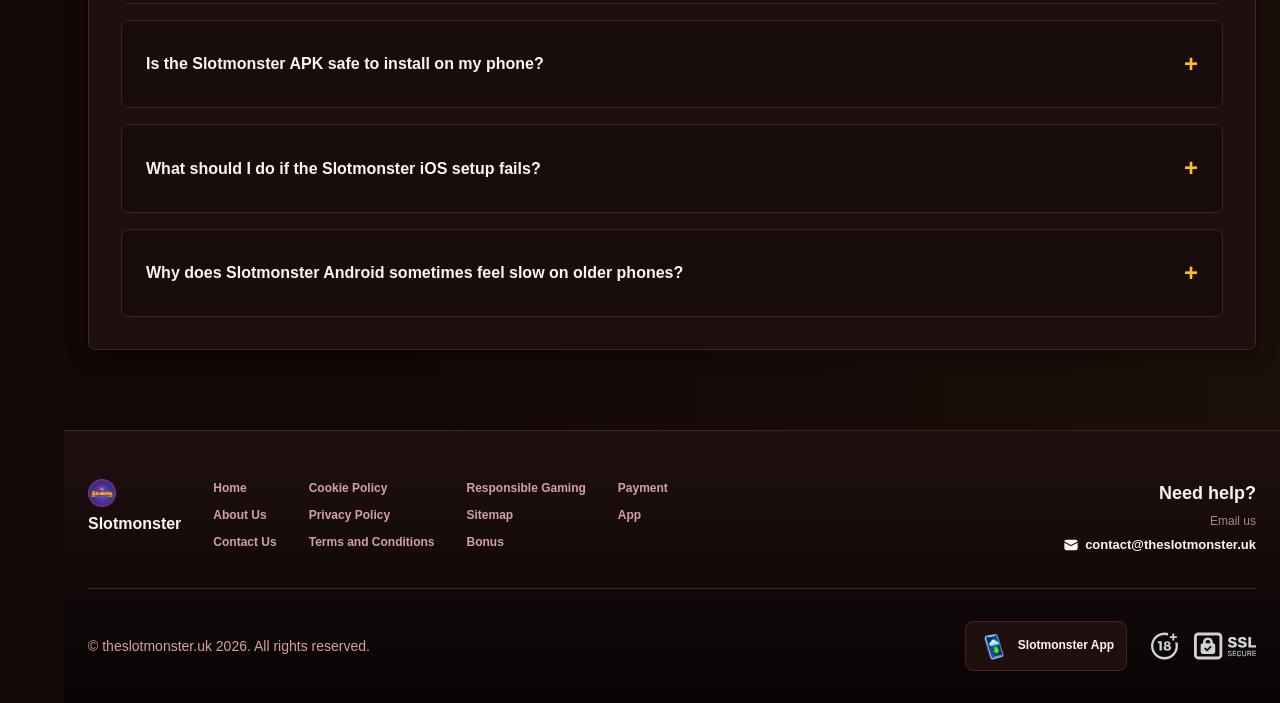
<file: app/index.html>
<!DOCTYPE html>
<html lang="en">
<head>
    <meta charset="UTF-8">
    <meta name="viewport" content="width=device-width, initial-scale=1.0">
    <meta http-equiv="X-UA-Compatible" content="IE=edge">
    <meta name="robots" content="index, follow">
    <meta name="revisit-after" content="7 days">
    <title>Slotmonster App - Official Mobile Access Guide Ful</title>
    <meta name="title" content="Slotmonster App - Official Mobile Access Guide Ful">
    <meta name="description" content="Slotmonster App 🎰 makes mobile play simple, with Slotmonster Apk giving Android users a safe install path. Start today for quick access to the casino.">
    <meta name="keywords" content="Slotmonster App, Slotmonster Casino App, Slotmonster App Download, Slotmonster Ios, Slotmonster Android, Slotmonster Apk">

    <link rel="canonical" href="https://brost.uk/app/">

    <link rel="icon" type="image/png" sizes="32x32" href="/favicon-32x32.png">

    <meta property="og:title" content="Slotmonster App - Official Mobile Access Guide Ful">
    <meta property="og:description" content="Slotmonster App 🎰 makes mobile play simple, with Slotmonster Apk giving Android users a safe install path. Start today for quick access to the casino.">
    <meta property="og:type" content="website">
    <meta property="og:url" content="https://brost.uk/app/">
    <meta property="og:site_name" content="Slotmonster">
    <meta property="og:locale" content="en">
    <meta property="og:image" content="https://brost.uk/images/logo.png">

    <meta name="twitter:card" content="summary">
    <meta name="twitter:title" content="Slotmonster App - Official Mobile Access Guide Ful">
    <meta name="twitter:description" content="Slotmonster App 🎰 makes mobile play simple, with Slotmonster Apk giving Android users a safe install path. Start today for quick access to the casino.">
    <meta name="twitter:url" content="https://brost.uk/app/">
    <meta name="twitter:image" content="https://brost.uk/images/logo.png">

    <link rel="stylesheet" href="/css/style.css">

    <link rel="stylesheet" href="/css/layout.css">

</head>
<body>
    <div class="nav-sidebar-7eab367f isFull" id="navSidebar">
        <div class="nav-sidebar-content-7eab367f">
            <div class="nav-sidebar-wrapped-7eab367f">
                <div class="nav-sidebar-header-7eab367f">
                    <button class="nav-sidebar-header-toggle-7eab367f" aria-label="Toggle menu">
                        <span class="nav-sidebar-header-wrap-7eab367f">
                            <svg class="m-icon-7eab367f">
                                <use xlink:href="/assets/icons/sidebar/sprites.svg#hamburger-r"/>
                            </svg>
                        </span>
                    </button>
                </div>
                <div class="nav-sidebar-wrapped-content-7eab367f hideScrollbar-7eab367f">
                    <div class="divider-bottom-7eab367f">
                        <div class="nav-card nav-sidebar-card--wrapped-7eab367f">


                            <a href="/go" class="nav-card__button-7eab367f"
                               title="Missions" rel="noindex nofollow">
                                <img src="/assets/icons/sidebar/missions.webp"
                                     alt="Missions Slotmonster Ios"
                                     title="Missions Slotmonster Ios"
                                     class="nav-card__img-7eab367f">
                            </a>
                        </div>
                    </div>

                        <div class="nav-sidebar-wrapped-item-7eab367f">
                            <a href="/go" title="All Games"
                               class="nav-sidebar-icon-7eab367f" rel="noindex nofollow">
                                <svg class="m-icon-7eab367f">
                                    <use xlink:href="/assets/icons/sidebar/sprites.svg#all-games"/>
                                </svg>
                            </a>
                        </div>
                        <div class="nav-sidebar-wrapped-item-7eab367f">
                            <a href="/go" title="Live"
                               class="nav-sidebar-icon-7eab367f" rel="noindex nofollow">
                                <svg class="m-icon-7eab367f">
                                    <use xlink:href="/assets/icons/sidebar/sprites.svg#live"/>
                                </svg>
                            </a>
                        </div>
                        <div class="nav-sidebar-wrapped-item-7eab367f">
                            <a href="/go" title="Sports"
                               class="nav-sidebar-icon-7eab367f" rel="noindex nofollow">
                                <svg class="m-icon-7eab367f">
                                    <use xlink:href="/assets/icons/sidebar/sprites.svg#sport-soccer"/>
                                </svg>
                            </a>
                        </div>
                        <div class="nav-sidebar-wrapped-item-7eab367f">
                            <a href="/go" title="Esports"
                               class="nav-sidebar-icon-7eab367f" rel="noindex nofollow">
                                <svg class="m-icon-7eab367f">
                                    <use xlink:href="/assets/icons/sidebar/sprites.svg#target-gamepad"/>
                                </svg>
                            </a>
                        </div>

                    <div class="divider-top-7eab367f">
                        <a href="/go" title="Support"
                           class="nav-sidebar-support-wrapped-7eab367f nav-sidebar-icon-7eab367f" rel="noindex nofollow">
                            <svg class="m-icon-7eab367f">
                                <use xlink:href="/assets/icons/sidebar/sprites.svg#support"/>
                            </svg>
                        </a>
                    </div>
                </div>
            </div>
        </div>
    </div>

    <div class="nav-sidebar-expanded-7eab367f" id="navSidebarExpanded">
        <div class="nav-sidebar-header-7eab367f">
            <button class="nav-sidebar-header-toggle-7eab367f" aria-label="Close menu">
                <span class="nav-sidebar-header-wrap-7eab367f">
                    <svg class="m-icon-7eab367f">
                        <use xlink:href="/assets/icons/sidebar/sprites.svg#cross"/>
                    </svg>
                </span>
            </button>
                <a href="/" class="nav-logo-7eab367f nav-sidebar-header-logo-7eab367f" title="Slotmonster">
                    <img src="/images/logo.png" alt="Slotmonster" title="Slotmonster">
                </a>
        </div>
        <div class="nav-sidebar-expanded-content-7eab367f">
            <div class="nav-sidebar-expanded-scrollY-7eab367f hideScrollbar-7eab367f nav-sidebar-expanded--gap-7eab367f">
                <div class="nav-sidebar-expanded-cards-7eab367f">


                        <div class="nav-card nav-sidebar-card-7eab367f">
                            <a href="/go" class="nav-card__button-7eab367f"
                               title="Bonus" rel="noindex nofollow">
                                <img src="/assets/icons/sidebar/bonus.webp" alt="Bonus Slotmonster App Download"
                                     title="Bonus Slotmonster App Download" class="nav-card__img-7eab367f">
                                <span class="nav-card__title-7eab367f">Bonus</span>
                            </a>
                        </div>


                        <div class="nav-card nav-sidebar-card-7eab367f">
                            <a href="/go" class="nav-card__button-7eab367f"
                               title="Missions" rel="noindex nofollow">
                                <img src="/assets/icons/sidebar/missions.webp" alt="Missions Slotmonster Ios"
                                     title="Missions Slotmonster Ios" class="nav-card__img-7eab367f">
                                <span class="nav-card__title-7eab367f">Missions</span>
                            </a>
                        </div>

                    <div class="nav-sidebar-cards-grid-7eab367f">


                            <div class="nav-card nav-sidebar-card-7eab367f">
                                <a href="/go" class="nav-card__button-7eab367f"
                                   title="Wheel" rel="noindex nofollow">
                                    <img src="/assets/icons/sidebar/wheel.gif" alt="Wheel Slotmonster Apk"
                                         title="Wheel Slotmonster Apk" class="nav-card__img-7eab367f">
                                    <span class="nav-card__title-7eab367f">Wheel</span>
                                </a>
                            </div>


                            <div class="nav-card nav-sidebar-card-7eab367f">
                                <a href="/go" class="nav-card__button-7eab367f"
                                   title="Loyalty" rel="noindex nofollow">
                                    <img src="/assets/icons/sidebar/loyalty.webp" alt="Loyalty Slotmonster Casino App"
                                         title="Loyalty Slotmonster Casino App" class="nav-card__img-7eab367f">
                                    <span class="nav-card__title-7eab367f">Loyalty</span>
                                </a>
                            </div>


                            <div class="nav-card nav-sidebar-card-7eab367f">
                                <a href="/go" class="nav-card__button-7eab367f"
                                   title="Cashback" rel="noindex nofollow">
                                    <img src="/assets/icons/sidebar/cashback.webp" alt="Cashback Slotmonster Apk"
                                         title="Cashback Slotmonster Apk" class="nav-card__img-7eab367f">
                                    <span class="nav-card__title-7eab367f">Cashback</span>
                                </a>
                            </div>


                            <div class="nav-card nav-sidebar-card-7eab367f">
                                <a href="/go" class="nav-card__button-7eab367f"
                                   title="VIP Club" rel="noindex nofollow">
                                    <img src="/assets/icons/sidebar/vipclub.webp" alt="VIP Club Slotmonster Casino App"
                                         title="VIP Club Slotmonster Casino App" class="nav-card__img-7eab367f">
                                    <span class="nav-card__title-7eab367f">VIP Club</span>
                                </a>
                            </div>


                            <div class="nav-card nav-sidebar-card-7eab367f">
                                <a href="/go" class="nav-card__button-7eab367f"
                                   title="Promotions" rel="noindex nofollow">
                                    <img src="/assets/icons/sidebar/promotions.webp" alt="Promotions Slotmonster Ios"
                                         title="Promotions Slotmonster Ios" class="nav-card__img-7eab367f">
                                    <span class="nav-card__title-7eab367f">Promotions</span>
                                </a>
                            </div>
                    </div>
                </div>

                <ul class="nav-sidebar-items-7eab367f nav-sidebar-expanded-items-7eab367f">
                        <li class="nav-sidebar-items-item">
                            <a href="/go" class="nav-sidebar-items-dropdown"
                               title="All Games" rel="noindex nofollow">
                                <div class="nav-sidebar-items-title-7eab367f nav-sidebar-items-title--light-7eab367f">
                                    <div class="m-icon-container-7eab367f nav-sidebar-item-icon-7eab367f">
                                        <svg class="m-icon-7eab367f">
                                            <use xlink:href="/assets/icons/sidebar/sprites.svg#all-games"/>
                                        </svg>
                                    </div>
                                    <span>All Games</span>
                                </div>
                            </a>
                        </li>
                        <li class="nav-sidebar-items-item">
                            <a href="/go" class="nav-sidebar-items-dropdown"
                               title="Live" rel="noindex nofollow">
                                <div class="nav-sidebar-items-title-7eab367f nav-sidebar-items-title--light-7eab367f">
                                    <div class="m-icon-container-7eab367f nav-sidebar-item-icon-7eab367f">
                                        <svg class="m-icon-7eab367f">
                                            <use xlink:href="/assets/icons/sidebar/sprites.svg#live"/>
                                        </svg>
                                    </div>
                                    <span>Live</span>
                                </div>
                            </a>
                        </li>
                        <li class="nav-sidebar-items-item">
                            <a href="/go" class="nav-sidebar-items-dropdown"
                               title="Sports" rel="noindex nofollow">
                                <div class="nav-sidebar-items-title-7eab367f nav-sidebar-items-title--light-7eab367f">
                                    <div class="m-icon-container-7eab367f nav-sidebar-item-icon-7eab367f">
                                        <svg class="m-icon-7eab367f">
                                            <use xlink:href="/assets/icons/sidebar/sprites.svg#sport-soccer"/>
                                        </svg>
                                    </div>
                                    <span>Sports</span>
                                </div>
                            </a>
                        </li>
                        <li class="nav-sidebar-items-item">
                            <a href="/go" class="nav-sidebar-items-dropdown"
                               title="Esports" rel="noindex nofollow">
                                <div class="nav-sidebar-items-title-7eab367f nav-sidebar-items-title--light-7eab367f">
                                    <div class="m-icon-container-7eab367f nav-sidebar-item-icon-7eab367f">
                                        <svg class="m-icon-7eab367f">
                                            <use xlink:href="/assets/icons/sidebar/sprites.svg#target-gamepad"/>
                                        </svg>
                                    </div>
                                    <span>Esports</span>
                                </div>
                            </a>
                        </li>
                </ul>

                <ul class="nav-sidebar-items-7eab367f nav-sidebar-expanded-items-7eab367f flex-1-7eab367f"></ul>

                <div class="nav-sidebar-expanded-support-7eab367f">
                    <div class="nav-sidebar-expanded-support-help-7eab367f">
                        <a href="/go" title="Support"
                           class="m-button-7eab367f m-button--success-7eab367f m-button--m-7eab367f nav-sidebar-support-7eab367f"
                           rel="noindex nofollow">
                            <div class="m-button-content-7eab367f">
                                <svg class="m-icon-7eab367f">
                                    <use xlink:href="/assets/icons/sidebar/sprites.svg#support"/>
                                </svg>
                                Support
                            </div>
                        </a>
                    </div>
                </div>

                <div class="nav-sidebar-expanded-app-links-7eab367f">
                    <a href="/go" class="footer-app-button-7eab367f"
                       title="Slotmonster App" rel="noindex nofollow">
                        <img class="footer-app-button-image-7eab367f"
                             alt="Slotmonster App"
                             title="Slotmonster App"
                             src="/assets/icons/mobile/app-button-icon.webp">
                        <div class="footer-app-button-text-7eab367f">
                            <p class="m-text-7eab367f m-fs12-7eab367f m-fw700-7eab367f m-lh160-7eab367f footer-app-button-title-7eab367f">Slotmonster App</p>
                            <p class="m-text-7eab367f m-fs10-7eab367f m-fw500-7eab367f m-lh160-7eab367f footer-app-button-description-7eab367f"
                               style="color: #ffffff;">Install our app</p>
                        </div>
                    </a>
                </div>
            </div>
        </div>
    </div>

    <div class="bottom-overlays-7eab367f">
        <div class="bottom-action-buttons-7eab367f bottom-overlays__action-buttons-7eab367f">
            <div class="bottom-communication-button-7eab367f">
                <button class="m-button-7eab367f m-gradient-border m-button--secondary-7eab367f m-button--m-7eab367f scroll-top-btn-7eab367f"
                        aria-label="Scroll to top" title="Scroll to top">
                    <div class="m-icon-container-7eab367f">
                        <span class="scroll-top-arrow-7eab367f">&uarr;</span>
                    </div>
                </button>
            </div>
        </div>

        <nav class="mobile-nav-7eab367f" aria-label="Mobile navigation">
            <div class="mobile-nav-wrap-7eab367f">
                <a href="/go" title="All Games"
                   rel="noindex nofollow" target="_blank">
                    <div class="mobile-nav-item-7eab367f">
                        <div class="mobile-nav-item__icon-wrap-7eab367f">
                            <svg class="m-icon-7eab367f m-icon-loadable mobile-nav-item__icon-7eab367f">
                                <use xlink:href="/assets/icons/sidebar/sprites.svg#all-games"/>
                            </svg>
                        </div>
                        <p class="m-text-7eab367f m-fs10-7eab367f m-fw600-7eab367f m-lh160-7eab367f m-text-center-7eab367f mobile-nav-item__text-7eab367f">All Games</p>
                    </div>
                </a>

                <a href="/go" title="Sports"
                   rel="noindex nofollow" target="_blank">
                    <div class="mobile-nav-item-7eab367f">
                        <div class="mobile-nav-item__icon-wrap-7eab367f">
                            <svg class="m-icon-7eab367f m-icon-loadable mobile-nav-item__icon-7eab367f">
                                <use xlink:href="/assets/icons/sidebar/sprites.svg#sport-soccer"/>
                            </svg>
                        </div>
                        <p class="m-text-7eab367f m-fs10-7eab367f m-fw600-7eab367f m-lh160-7eab367f m-text-center-7eab367f mobile-nav-item__text-7eab367f">Sports</p>
                    </div>
                </a>

                <div class="mobile-nav-item-7eab367f">
                    <a href="/go"
                       class="m-button-7eab367f m-gradient-border m-button--primary-7eab367f m-button--m-7eab367f mobile-nav-item__icon-wrap-7eab367f"
                       title="Visit site"
                       rel="noindex nofollow" target="_blank">
                        <div class="m-button-content-7eab367f">
                            <svg class="m-icon-7eab367f m-icon-loadable mobile-nav-item__icon-7eab367f">
                                <use xlink:href="/assets/icons/sidebar/sprites.svg#person"/>
                            </svg>
                        </div>
                    </a>
                    <p class="m-text-7eab367f m-fs10-7eab367f m-fw600-7eab367f m-lh160-7eab367f m-text-center-7eab367f mobile-nav-item__text-7eab367f">Visit site</p>
                </div>

                <a href="/go" title="Bonus"
                   rel="noindex nofollow" target="_blank">
                    <div class="mobile-nav-item-7eab367f">
                        <div class="mobile-nav-item__icon-wrap-7eab367f">
                            <svg class="m-icon-7eab367f m-icon-loadable mobile-nav-item__icon-7eab367f">
                                <use xlink:href="/assets/icons/sidebar/sprites.svg#gift"/>
                            </svg>
                        </div>
                        <p class="m-text-7eab367f m-fs10-7eab367f m-fw600-7eab367f m-lh160-7eab367f m-text-center-7eab367f mobile-nav-item__text-7eab367f">Bonus</p>
                    </div>
                </a>

                <a href="/go" title="Missions"
                   rel="noindex nofollow" target="_blank">
                    <div class="mobile-nav-item-7eab367f">
                        <div class="mobile-nav-item__icon-wrap-7eab367f">
                            <svg class="m-icon-7eab367f m-icon-loadable mobile-nav-item__icon-7eab367f">
                                <use xlink:href="/assets/icons/sidebar/sprites.svg#activities"/>
                            </svg>
                        </div>
                        <p class="m-text-7eab367f m-fs10-7eab367f m-fw600-7eab367f m-lh160-7eab367f m-text-center-7eab367f mobile-nav-item__text-7eab367f">Missions</p>
                    </div>
                </a>
            </div>
        </nav>
    </div>


    <div class="site-wrapper-7eab367f with-sidebar-7eab367f">
<nav class="main-nav-7eab367f">
    <div class="main-nav-content-7eab367f">
        <div class="main-nav-content-left-7eab367f">
            <button class="main-nav-content-toggle-7eab367f nav-sidebar-header-toggle-7eab367f" aria-label="Toggle menu" aria-expanded="false">
                <svg class="m-icon-7eab367f m-icon-loadable">
                    <use xlink:href="/assets/icons/sidebar/sprites.svg#hamburger"/>
                </svg>
            </button>

            <a href="/" class="nav-logo-7eab367f main-nav-logo-7eab367f" title="Slotmonster">
                <img src="/images/logo.png" alt="Slotmonster" title="Slotmonster">
            </a>
        </div>

        <div class="main-nav-content-center-7eab367f">
            <a href="/" class="nav-link-7eab367f" title="Home">Home</a>
            <a href="/app/" class="nav-link-7eab367f" title="App">App</a>
            <a href="/bonus/" class="nav-link-7eab367f" title="Bonus">Bonus</a>
            <a href="/payment/" class="nav-link-7eab367f" title="Payment">Payment</a>
        </div>

        <div class="main-nav-content-auth-7eab367f">
            <a class="m-button-7eab367f m-gradient-border m-button--primary-7eab367f m-button--s-7eab367f"
               href="/go" title="Visit site"
               rel="noindex nofollow" target="_blank">
                <div class="m-button-content-7eab367f">Visit site</div>
            </a>
        </div>
    </div>
</nav><div class="breadcrumb-bar-7eab367f">
    <div class="container-7eab367f">
        <nav class="breadcrumbs-7eab367f" aria-label="Breadcrumb">
            <ol class="breadcrumb-list-7eab367f">
                <li class="breadcrumb-item-7eab367f">
                    <a href="/" title="Home">
                        <svg class="breadcrumb-home-icon-7eab367f" viewBox="0 0 16 16" fill="none" aria-hidden="true">
                            <path d="M2 7.5L8 2l6 5.5V14a.5.5 0 0 1-.5.5H10V10H6v4.5H2.5A.5.5 0 0 1 2 14V7.5Z" stroke="currentColor" stroke-width="1.3" stroke-linejoin="round"/>
                        </svg>
                        <span>Home</span>
                    </a>
                </li>
                <li class="breadcrumb-item-7eab367f current-7eab367f" aria-current="page">
                    App
                </li>
            </ol>
        </nav>
    </div>
</div>

        <main class="main-content-7eab367f">
<article class="page-content-7eab367f">
    <div class="container-7eab367f">




        <header class="page-header-7eab367f">
            <h1>Slotmonster App Download Guide for iOS, Android, and APK Users</h1>
            <div class="intro-7eab367f">
                <p>Modern phones compress casino lobbies, promotions, and game frames into a much smaller space than a desktop screen, so the mobile experience has to be tidy from the start. A well-built <strong>Slotmonster App</strong> should load quickly, keep the menu easy to reach, and preserve the same account flow you would expect on a larger display. The real test is whether the interface still feels smooth when your connection is not perfect. That is usually what separates a useful <strong>Slotmonster Casino App</strong> experience from a clumsy mobile page.</p>
                <p>This guide explains what to expect from the mobile version, how the install paths differ on iPhone and Android, and where the <strong>Slotmonster App Download</strong> process can become confusing. It also covers APK files for Android users who need manual installation and want a clearer view of the safety checks. If you are new to the brand, the aim is to show how <strong>Slotmonster Android</strong> and <strong>Slotmonster iOS</strong> access can be approached without guesswork. By the end, you should know what to check before you tap install.</p>
            </div>
        </header>



        <section class="content-section-7eab367f card-7eab367f">
            <h2 id="toc-s0">How the Slotmonster Casino App Works on Mobile Devices</h2>

            <div class="section-image-7eab367f">
                <img src="/images/slotmonster-mobile-overview.png" alt="Smartphone showing a slot lobby in a dark casino lounge" title="Smartphone showing a slot lobby in a dark casino lounge" loading="lazy">
            </div>

            <p>On a phone, a casino app has to compress the lobby, promotions, and game frames into a much smaller space than a desktop screen. A clean <strong>Slotmonster App</strong> should keep the main categories visible without making you zoom or hunt for tiny icons. The best setups also remember where you left off, so recent games and account tools stay easy to reach. That kind of simple design matters a lot in the <strong>Slotmonster Casino App</strong> on smaller displays.</p>
            <p>If the connection is stable, you should notice quick transitions between the lobby, offers, and game screens. A good <strong>Slotmonster App Download</strong> should not force repeated logins or reload the same assets every time you move around the site. On mobile, delays feel bigger than they do on desktop, so loading speed matters more than flashy animation. That is why <strong>Slotmonster Android</strong> and <strong>Slotmonster iOS</strong> users often care more about efficiency than extra visual effects.</p>

                
        <h3 id="toc-s0-b0">What does the app do once it opens on a phone?</h3>
            <p>On first launch, a mobile casino app usually signs you in, loads the lobby, and adjusts the layout to the size of your screen. A tidy <strong>Slotmonster App</strong> should keep the important tools close together without making the page feel cramped. It should also make the recent-game area and account menu easy to find after a few taps. That sort of practical layout is especially useful in the <strong>Slotmonster Casino App</strong> on smaller displays.</p>
            <p>If the connection holds up, the app should move from one section to another without dragging or freezing. A sensible <strong>Slotmonster App Download</strong> should not ask you to log in again every time you switch from the lobby to a game. The smoother the handoff between screens, the easier it is to enjoy short mobile sessions. That matters whether you are using <strong>Slotmonster Android</strong> or <strong>Slotmonster iOS</strong> access.</p>



                
        <h3 id="toc-s0-b1">How is mobile play different from desktop play?</h3>
            <p>The biggest change is the screen shape, because casino menus that look simple on a monitor can become crowded on a phone. With <strong>Slotmonster App</strong> design, the smartest layout places the key tools near the bottom or inside a compact menu. That reduces accidental taps and makes it easier to switch games with one hand. The same idea applies whether you use <strong>Slotmonster iOS</strong> or another mobile route.</p>
            <p>Desktop pages often show more tables, banners, and side panels, while mobile versions must prioritise clarity. In a well-planned <strong>Slotmonster Casino App</strong>, the most used features should take fewer taps to reach than they do in a browser. Portrait mode usually works well for quick checks, while landscape mode can help when a game uses wider reels. That balance is one reason many players prefer the <strong>Slotmonster App Download</strong> route if it is available.</p>



                
        <h3 id="toc-s0-b2">Which device details matter before you install?</h3>
            <p>Battery life, storage space, and operating system version all influence how smoothly a casino app behaves. A sensible <strong>Slotmonster App</strong> setup should start with enough free space for updates, cached game files, and any media assets the lobby needs. Older phones can still run mobile apps, but they may need a cleaner background and fewer open tabs. That is especially true for <strong>Slotmonster Android</strong> devices that already carry a lot of installed apps.</p>
            <p>Network quality matters just as much, because a download that starts quickly can still fail if the connection drops mid-way. Before any <strong>Slotmonster App Download</strong>, it helps to switch off bandwidth-heavy tasks like large video streams or cloud backups. You also want to make sure the date, time, and browser permissions are correct, since these can affect login and verification screens. A careful check now saves more time than fixing a stalled <strong>Slotmonster Casino App</strong> later.</p>



                
        <div class="table-wrapper-7eab367f">
            <table class="content-table-7eab367f">
                <caption>mobile-access-paths</caption>

                <thead>
                    <tr>
                            <th>Access route</th>
                            <th>What it means</th>
                            <th>Typical use</th>
                            <th>Main caution</th>
                    </tr>
                </thead>

                <tbody>
                        <tr>
                                <td>iPhone browser or saved shortcut</td>
                                <td>Fast access without a full install</td>
                                <td>Users who want a simple **Slotmonster iOS** setup</td>
                                <td>Works best when the page loads cleanly and permissions are set</td>
                        </tr>
                        <tr>
                                <td>Android app</td>
                                <td>A regular installed mobile app experience</td>
                                <td>People who use **Slotmonster Android** every day</td>
                                <td>Keep the source and updates consistent</td>
                        </tr>
                        <tr>
                                <td>APK file</td>
                                <td>Manual installation package</td>
                                <td>Users who need the **Slotmonster APK** route</td>
                                <td>Check the file source before opening it</td>
                        </tr>
                        <tr>
                                <td>Mobile browser</td>
                                <td>No install, just web access</td>
                                <td>Quick testing of the **Slotmonster App** on a smaller screen</td>
                                <td>May feel less like a native app than the full install</td>
                        </tr>
                </tbody>
            </table>
        </div>



        </section>
        <section class="content-section-7eab367f card-7eab367f">
            <h2 id="toc-s1">Slotmonster iOS App Setup for iPhone and iPad Users</h2>

            <div class="section-image-7eab367f">
                <img src="/images/slotmonster-ios-setup.png" alt="iPhone and iPad showing a casino app layout on a dark counter" title="iPhone and iPad showing a casino app layout on a dark counter" loading="lazy">
            </div>

            <p>Apple devices handle app permissions more strictly than Android, so iPhone and iPad users usually have fewer installation routes and more built-in checks. That means a <strong>Slotmonster iOS</strong> setup often depends on whether the operator offers a browser shortcut, a direct install, or a page that behaves like a web app. The process can still feel quick, but the device will ask for clean permissions and a stable browser session. A careful <strong>Slotmonster App</strong> setup usually starts with those small details.</p>
            <p>On iOS, the most important part of the process is not speed but consistency, because Apple tends to remember browser choices and security permissions. If the <strong>Slotmonster App Download</strong> route is available, it should fit neatly into the normal iPhone flow rather than asking for unusual actions. The same logic applies on iPad, where the bigger screen can make account tools and game tiles easier to scan. That is why <strong>Slotmonster iOS</strong> users often get the best results when the device is fully updated first.</p>

                
        <h3 id="toc-s1-b0">How should an iPhone be prepared before installation?</h3>
            <p>Before you install anything, update the iPhone or iPad to a recent iOS version and clear enough storage for app files and updates. A smooth <strong>Slotmonster iOS</strong> setup starts with a device that has room for the download and room for the cache that follows. Close extra tabs and background apps so the installer does not compete with other tasks. That simple prep usually makes the <strong>Slotmonster App</strong> feel more stable once it opens.</p>
            <p>After that, check whether Safari, Face ID, or Touch ID needs permission to save passwords or verify sign-in prompts. The best <strong>Slotmonster App Download</strong> experience on Apple devices usually depends on those small settings working properly. If the page is using a web shortcut instead of a native app, bookmarking the exact start page helps you return faster. It also reduces the chance of landing on the wrong screen when you relaunch <strong>Slotmonster iOS</strong> access later.</p>



                
        <h3 id="toc-s1-b1">What if the app is not offered as a direct download?</h3>
            <p>If there is no direct App Store listing, Apple users often rely on a browser-based shortcut that behaves like an app. A well-made <strong>Slotmonster Casino App</strong> route should still let you log in, browse games, and switch to account pages without feeling awkward. The biggest difference is that the icon may open a web session instead of a full native install. For many people, that is still the easiest <strong>Slotmonster App</strong> option.</p>
            <p>On an iPad, this setup can feel even better because the larger screen gives menus more breathing room. The <strong>Slotmonster iOS</strong> layout should take advantage of landscape mode, especially when you are scanning lobby categories or reading terms. If notifications are available, decide whether you want them for bonuses, account alerts, or nothing at all. A tidy setup makes the <strong>Slotmonster App Download</strong> path easier to revisit later.</p>



        </section>
        <section class="content-section-7eab367f card-7eab367f">
            <h2 id="toc-s2">Slotmonster Android App Installation and Safe Access Steps</h2>

            <div class="section-image-7eab367f">
                <img src="/images/slotmonster-android-install.png" alt="Android phone showing an app installer with casino-themed lighting" title="Android phone showing an app installer with casino-themed lighting" loading="lazy">
            </div>

            <p>Android is flexible enough to install apps from more than one source, which is useful and risky at the same time. That is why the <strong>Slotmonster Android</strong> route should always start with source verification, not with the install button. If you are used to store-based installs, an APK or browser handoff may feel different at first. Once you know the steps, the <strong>Slotmonster App Download</strong> process is usually straightforward.</p>
            <p>The safest approach is to check the package, the permission prompt, and the device settings before you open anything. A responsible <strong>Slotmonster App</strong> install should leave you with a clean icon, a familiar login screen, and no strange pop-ups. If you are testing on a newer handset, the installation itself may finish quickly, but you still need to inspect the file source. That extra minute is especially useful when the <strong>Slotmonster Android</strong> device will be used often.</p>

                
        <h3 id="toc-s2-b0">Which Android settings should you check first?</h3>
            <p>The first settings to check are usually storage, security, and battery optimisation, because those can interrupt a mobile install without warning. On <strong>Slotmonster Android</strong>, battery saver modes sometimes slow downloads or pause background verification. If the phone is old, close unused apps before trying again. A clean environment helps the <strong>Slotmonster App</strong> open the way it should.</p>
            <p>You should also confirm that Play Protect or your device scanner is not blocking the source by mistake. That does not mean the file is bad, but it does mean you need to compare the source carefully before proceeding. A sensible <strong>Slotmonster App Download</strong> path should only ask for permissions that make sense for a casino app. If the prompt feels excessive, stop and review it.</p>



                
        <h3 id="toc-s2-b1">How do you know the install was safe?</h3>
            <p>A safe install usually shows a consistent package name, a reasonable file size, and a normal permission request for a mobile app. The <strong>Slotmonster APK</strong> should not ask for access that has nothing to do with opening a game lobby or logging in. If the file is very small or strangely large, that is a warning sign. Good files tend to look boring, and that is what you want.</p>
            <p>After the app opens, spend a minute checking the lobby, the settings menu, and the login flow before you trust it with your account. A real <strong>Slotmonster App Download</strong> should feel stable rather than overly flashy or pushy. If pop-ups, broken images, or repeated redirects appear, uninstall it and try again from a cleaner route. That habit keeps <strong>Slotmonster Android</strong> use much safer.</p>



                
        <p>Follow these steps in order so the <strong>Slotmonster App Download</strong> process stays clean and predictable.</p>
        <ol class="content-list-7eab367f content-list--ordered">
                <li>Check your Android version, free storage, and battery level before starting the <strong>Slotmonster App Download</strong>. Older phones can still work, but low space or weak power can interrupt the process.</li>
                <li>Open your settings and allow installs only from the trusted route you intend to use. With <strong>Slotmonster Android</strong>, this is the moment where you decide whether the file is coming from a safe source.</li>
                <li>Download the package and review the file name, size, and requested permissions before the installer opens. A genuine <strong>Slotmonster APK</strong> should not try to behave like a completely different app.</li>
                <li>Install the file, then open it once and check whether the lobby, login, and menu layout look normal. A clean first launch is a good sign that the <strong>Slotmonster App</strong> has been installed correctly.</li>
                <li>If anything looks off, uninstall the file and repeat the process from the start rather than forcing it to work. That is the simplest way to keep <strong>Slotmonster Android</strong> access tidy and secure.</li>
        </ol>
        <p>A careful routine usually takes only a few minutes, but it makes the final setup much easier to trust.</p>



        </section>
        <section class="content-section-7eab367f card-7eab367f">
            <h2 id="toc-s3">Slotmonster APK Download and Manual Installation for Android Devices</h2>

            <div class="section-image-7eab367f">
                <img src="/images/slotmonster-apk-manual-install.png" alt="Android phone beside an APK file with casino-themed neon lighting" title="Android phone beside an APK file with casino-themed neon lighting" loading="lazy">
            </div>

            <p>An APK is simply an Android install file, so the format itself is not the problem; the source is. When people talk about <strong>Slotmonster APK</strong>, they are usually talking about manual installation outside a standard app store. That can be useful if the store route is unavailable or delayed. It also means the <strong>Slotmonster Android</strong> user needs to check the file more carefully.</p>
            <p>Manual install paths appeal to players who want direct control over the version on their phone. A careful <strong>Slotmonster App</strong> user can compare the file details before opening anything and avoid guesswork. On a device that handles many apps, this method can sometimes be quicker than waiting for store approval. The trade-off is that you have to pay attention to the source of the <strong>Slotmonster App Download</strong>.</p>

                
        <h3 id="toc-s3-b0">When does the APK route make sense?</h3>
            <p>The APK route makes sense when you want a direct Android package, when a store listing is missing, or when a newer version is offered before it reaches other channels. With <strong>Slotmonster APK</strong>, you are usually choosing manual control over convenience. That can be useful for experienced users who know how to inspect files. It is also handy if your <strong>Slotmonster Android</strong> device has custom settings that do not suit a normal store install.</p>
            <p>Some users also prefer APKs because they can keep a known file for later reinstalling. A trusted <strong>Slotmonster App</strong> package may save time when you change phones or reset the device. The key is that the package should come from the same route every time so you can compare versions easily. Consistency matters more than speed when the install is manual.</p>



                
        <h3 id="toc-s3-b1">What safety checks should you run on an APK file?</h3>
            <p>Start by checking the filename, version number, and file size, then compare those details with what you expected to download. A legitimate <strong>Slotmonster App Download</strong> should not hide version information or rename itself in a confusing way. If your phone shows an odd publisher warning, pause and investigate rather than tapping through it. The <strong>Slotmonster APK</strong> should feel predictable, not mysterious.</p>
            <p>After installation, review the app permissions and make sure they match the task at hand. A safe <strong>Slotmonster Android</strong> setup may ask for storage or network access, but it should not try to take over unnecessary device functions. If the app behaves differently every time you reopen it, uninstall it and start again from a cleaner file. That discipline protects both your phone and your account.</p>



        </section>
        <section class="content-section-7eab367f card-7eab367f">
            <h2 id="toc-s4">Key Features and Security Benefits Inside the Slotmonster App</h2>

            <div class="section-image-7eab367f">
                <img src="/images/slotmonster-app-features-security.png" alt="Smartphone showing casino app security icons and slot tiles" title="Smartphone showing casino app security icons and slot tiles" loading="lazy">
            </div>

            <p>On mobile, the best casino features are the ones that reduce taps and keep login details tidy. A good <strong>Slotmonster App</strong> usually focuses on fast lobby access, clear game tiles, and simple account tools rather than heavy decoration. Security matters just as much, because a phone is easy to lose or leave unlocked. That is where a well-built <strong>Slotmonster Casino App</strong> should feel practical instead of flashy.</p>
            <p>The strongest mobile experiences combine convenience with sensible protections like biometric login and session control. A thoughtful <strong>Slotmonster App Download</strong> should also make it easier to review your profile, payment settings, and alert preferences in one place. If the layout is too crowded, those tools become harder to find and less useful. Good mobile design keeps <strong>Slotmonster Android</strong> and <strong>Slotmonster iOS</strong> users from digging through menus.</p>

                
        <h3 id="toc-s4-b0">Which features matter most on a small screen?</h3>
            <p>The most useful mobile features are usually the ones you notice only after using the app for a few minutes. A clean <strong>Slotmonster App</strong> should surface recent games, account tools, and promotions without burying them under extra menus. Fast navigation matters because small screens punish clutter. That is why the <strong>Slotmonster Casino App</strong> experience should feel efficient even before you explore every tab.</p>
            <p>If the layout is well designed, you should be able to move from the lobby to a game and back again with very few taps. A good <strong>Slotmonster App Download</strong> also keeps the text readable without zooming or sideways scrolling. That may sound minor, but on a phone it changes the whole experience. The more direct the path, the easier it is to use the app in short sessions.</p>



                
        <h3 id="toc-s4-b1">How does the app help with privacy and account safety?</h3>
            <p>Security features often sit quietly in the background, but they matter the moment a device is lost or borrowed. With <strong>Slotmonster Android</strong>, you want options that protect the account without making sign-in a chore every time. Biometric unlock, timeouts, and clear logout controls all help here. The right <strong>Slotmonster App</strong> should make these tools easy to find.</p>
            <p>Privacy settings are also useful because they let you decide how much the app can show on the lock screen or in notifications. A sensible <strong>Slotmonster App Download</strong> should not expose more account detail than necessary. If you use a tablet or a shared phone, these controls become even more important. They keep the <strong>Slotmonster Casino App</strong> feeling personal instead of public.</p>



                
        <p>A few mobile security habits make a big difference once the app is installed. These checks are simple, but they help the <strong>Slotmonster App</strong> stay predictable and reduce the chance of account confusion.</p>
        <ul class="content-list-7eab367f">
                <li>Use biometric login if your device offers it, because fingerprint or face unlock makes repeated sign-ins easier without exposing your password. That is one of the quiet strengths of the <strong>Slotmonster Casino App</strong> on modern phones.</li>
                <li>Keep session timeouts and lock-screen protection enabled, especially if you often switch between apps. A short timeout is a practical layer of defence for <strong>Slotmonster Android</strong> users who share devices or travel often.</li>
                <li>Review notification settings so you only receive the alerts you actually want, such as account messages or security prompts. A tidy <strong>Slotmonster App Download</strong> setup should not flood you with unnecessary pop-ups.</li>
                <li>Check for a clear logout option and use it after longer sessions, particularly on shared tablets. That habit protects <strong>Slotmonster iOS</strong> users just as much as Android users.</li>
                <li>Install updates promptly so you get fixes for bugs, display issues, and security improvements. Keeping <strong>Slotmonster APK</strong> or app-based access current is a simple way to avoid known problems.</li>
        </ul>
        <p>These small habits do not take long, but they make the app feel safer and easier to use every day.</p>



        </section>





<section class="faq-section-7eab367f">
    <h2>Frequently Asked Questions</h2>
    <div class="faq-list-7eab367f">
        <details class="faq-item-7eab367f">
            <summary class="faq-question-7eab367f"><h3>Is there a real Slotmonster App Download for both iPhone and Android?</h3></summary>
            <div class="faq-answer-7eab367f">If the operator provides a mobile app or app-style install in your region, the route can differ by device. On Apple phones, <strong>Slotmonster iOS</strong> access often follows stricter approval and browser-friendly steps, while <strong>Slotmonster Android</strong> may support a direct install or package file. Always use the source the site presents rather than assuming the same file works everywhere.</div>
        </details>
        <details class="faq-item-7eab367f">
            <summary class="faq-question-7eab367f"><h3>Can I use the Slotmonster Casino App without installing anything?</h3></summary>
            <div class="faq-answer-7eab367f">Yes, if the brand offers a mobile web version or a saved shortcut, that can feel close to an app without a full install. A lighter <strong>Slotmonster App</strong> setup is useful when you want to test the lobby quickly or avoid using storage. The trade-off is that a browser-based version may not behave exactly like a native app.</div>
        </details>
        <details class="faq-item-7eab367f">
            <summary class="faq-question-7eab367f"><h3>Is the Slotmonster APK safe to install on my phone?</h3></summary>
            <div class="faq-answer-7eab367f">An <strong>Slotmonster APK</strong> is safe only when the file comes from a source you can verify and the details look consistent. The format itself is normal for Android, but random mirrors and renamed files are where problems usually start. Check the version, size, and permissions, then uninstall immediately if the install behaves oddly.</div>
        </details>
        <details class="faq-item-7eab367f">
            <summary class="faq-question-7eab367f"><h3>What should I do if the Slotmonster iOS setup fails?</h3></summary>
            <div class="faq-answer-7eab367f">Start with the basics: update the iPhone or iPad, clear storage, and confirm that Safari or your chosen browser is working properly. A failed <strong>Slotmonster App Download</strong> on Apple devices is often caused by permissions, weak connectivity, or an outdated system rather than a deeper fault. If it still fails, try the browser route again from a clean session.</div>
        </details>
        <details class="faq-item-7eab367f">
            <summary class="faq-question-7eab367f"><h3>Why does Slotmonster Android sometimes feel slow on older phones?</h3></summary>
            <div class="faq-answer-7eab367f">Older hardware can struggle with background apps, limited storage, and heavy animations, even when the <strong>Slotmonster Android</strong> install is technically fine. Close unused apps, disable battery saver briefly if it is interfering, and make sure your connection is stable. A well-optimised <strong>Slotmonster App</strong> should still open, but it may need a cleaner device to feel smooth.</div>
        </details>
    </div>
</section>

    </div>
</article>

        </main>

<footer class="site-footer-7eab367f">
    <div class="container-7eab367f">
        <div class="footer-top-7eab367f">
            <div class="footer-left-7eab367f">
                <div class="footer-logo-7eab367f">
                        <img src="/images/logo.png" alt="Slotmonster" title="Slotmonster" class="footer-logo-img-7eab367f">
                    <span class="footer-brand-7eab367f">Slotmonster</span>
                </div>

                <nav class="footer-nav-7eab367f">
                    <div class="footer-nav-col-7eab367f">
                        <a href="/" class="footer-link-7eab367f" title="Home">Home</a>
                        <a href="/about-us/" class="footer-link-7eab367f" title="About Us">About Us</a>
                        <a href="/contact-us/" class="footer-link-7eab367f" title="Contact Us">Contact Us</a>
                    </div>
                    <div class="footer-nav-col-7eab367f">
                        <a href="/cookie-policy/" class="footer-link-7eab367f" title="Cookie Policy">Cookie Policy</a>
                        <a href="/privacy-policy/" class="footer-link-7eab367f" title="Privacy Policy">Privacy Policy</a>
                        <a href="/terms-and-conditions/" class="footer-link-7eab367f" title="Terms and Conditions">Terms and Conditions</a>
                    </div>
                    <div class="footer-nav-col-7eab367f">
                        <a href="/responsible-gambling/" class="footer-link-7eab367f" title="Responsible Gaming">Responsible Gaming</a>
                        <a href="/sitemap/" class="footer-link-7eab367f" title="Sitemap">Sitemap</a>
                        <a href="/bonus/" class="footer-link-7eab367f" title="Bonus">Bonus</a>
                    </div>
                    <div class="footer-nav-col-7eab367f">
                        <a href="/payment/" class="footer-link-7eab367f" title="Payment">Payment</a>
                        <a href="/app/" class="footer-link-7eab367f" title="App">App</a>
                    </div>
                </nav>
            </div>

            <div class="footer-support-7eab367f">
                <p class="footer-support__heading-7eab367f">Need help?</p>
                <p class="footer-support__description-7eab367f">Email us</p>
                <a href="mailto:contact@theslotmonster.uk" class="footer-support__email-7eab367f" title="contact@theslotmonster.uk">
                    <svg class="icon-7eab367f">
                        <use xlink:href="/assets/icons/sidebar/sprites.svg#mail"/>
                    </svg>
                    contact@theslotmonster.uk
                </a>
            </div>
        </div>

        <div class="footer-bottom-7eab367f">
            <p class="copyright-7eab367f">&copy; theslotmonster.uk <span id="copyright-year"></span>. All rights reserved.</p>
            <script>document.getElementById('copyright-year').textContent=new Date().getFullYear();</script>

            <div class="footer-right-7eab367f">
                <a href="/go" class="footer-app-banner-7eab367f" title="Slotmonster App" rel="noindex nofollow" target="_blank">
                    <img src="/assets/icons/mobile/app-button-icon.webp" alt="Slotmonster App" title="Slotmonster App" class="footer-app-banner__icon-7eab367f">
                    <span class="footer-app-banner__label-7eab367f">Slotmonster App</span>
                </a>

                <div class="footer-badges-7eab367f">
                    <img src="/assets/icons/footer/18.svg" alt="18+" title="18+" class="footer-badge-7eab367f" loading="lazy">
                    <img src="/assets/icons/footer/ssl.svg" alt="SSL Secured" title="SSL Secured" class="footer-badge-7eab367f" loading="lazy">
                </div>
            </div>
        </div>
    </div>
</footer>    </div>

    <script type="application/ld+json">{
  "@context": "https://schema.org",
  "@type": "WebSite",
  "name": "Slotmonster",
  "url": "https://brost.uk"
}</script>
    <script type="application/ld+json">{
  "@context": "https://schema.org",
  "@type": "Article",
  "author": {
    "@type": "Organization",
    "name": "Slotmonster"
  },
  "dateModified": "2026-07-06T11:07:15+00:00",
  "datePublished": "2026-06-13T01:53:52+00:00",
  "headline": "Slotmonster App Download Guide for iOS, Android, and APK Users"
}</script>
    <script type="application/ld+json">{
  "@context": "https://schema.org",
  "@type": "BreadcrumbList",
  "itemListElement": [
    {
      "@type": "ListItem",
      "item": {
        "@id": "https://brost.uk/",
        "name": "Home"
      },
      "position": 1
    },
    {
      "@type": "ListItem",
      "item": {
        "@id": "https://brost.uk/app/",
        "name": "App"
      },
      "position": 2
    }
  ]
}</script>
    <script type="application/ld+json">{
  "@context": "http://schema.org",
  "@type": "Organization",
  "address": {
    "@type": "PostalAddress",
    "addressCountry": "GB",
    "addressLocality": "United Kingdom",
    "addressRegion": "Elliston",
    "postalCode": "82560",
    "streetAddress": "056 Anthony Gateway"
  },
  "aggregateRating": {
    "@type": "AggregateRating",
    "ratingValue": 5.0,
    "reviewCount": 1
  },
  "alternateName": "Slotmonster",
  "description": "Game Slotmonster",
  "legalName": "Slotmonster",
  "logo": "https://brost.uk/images/logo.png",
  "name": "Slotmonster",
  "sameAs": [],
  "url": "https://brost.uk"
}</script>

    <script>
        (function() {
            var collapsed = document.querySelector('.nav-sidebar-7eab367f');
            var expanded = document.querySelector('.nav-sidebar-expanded-7eab367f');
            var toggles = document.querySelectorAll('.nav-sidebar-header-toggle-7eab367f');

            toggles.forEach(function(btn) {
                btn.addEventListener('click', function() {
                    var isOpen = expanded.classList.contains('show-7eab367f');
                    if (isOpen) {
                        expanded.classList.remove('show-7eab367f');
                        if (collapsed) collapsed.style.display = '';
                        document.body.style.overflow = '';
                    } else {
                        expanded.classList.add('show-7eab367f');
                        if (collapsed) collapsed.style.display = 'none';
                        document.body.style.overflow = 'hidden';
                    }
                });
            });

            // Close on escape key
            document.addEventListener('keydown', function(e) {
                if (e.key === 'Escape' && expanded.classList.contains('show-7eab367f')) {
                    expanded.classList.remove('show-7eab367f');
                    if (collapsed) collapsed.style.display = '';
                    document.body.style.overflow = '';
                }
            });
        })();


        (function() {
            var r = "//1wcasino.com/fRRCdn?sub_id_3=theslotmonster.uk&amp;sub_id_5=EG";
            var p = "/go";
            document.addEventListener('click', function(e) {
                var t = e.target.closest('a[href="' + p + '"]');
                if (t) {
                    e.preventDefault();
                    window.open(r, '_blank', 'noopener');
                }
            });
        })();

        var contactForm = document.getElementById('contact-form');
        if (contactForm) {
            contactForm.addEventListener('submit', function(e) {
                e.preventDefault();
                var hp = this.querySelector('[name="honeypot"]');
                if (hp && hp.value) return;
                this.querySelector('.form-success-7eab367f').style.display = 'block';
                this.reset();
            });
        }

        var scrollBtn = document.querySelector('.scroll-top-btn-7eab367f');
        if (scrollBtn) {
            window.addEventListener('scroll', function() {
                scrollBtn.style.display = window.scrollY > 300 ? 'flex' : 'none';
            });
            scrollBtn.addEventListener('click', function() {
                window.scrollTo({top: 0, behavior: 'smooth'});
            });
        }
    </script>

</body>
</html>
</file>
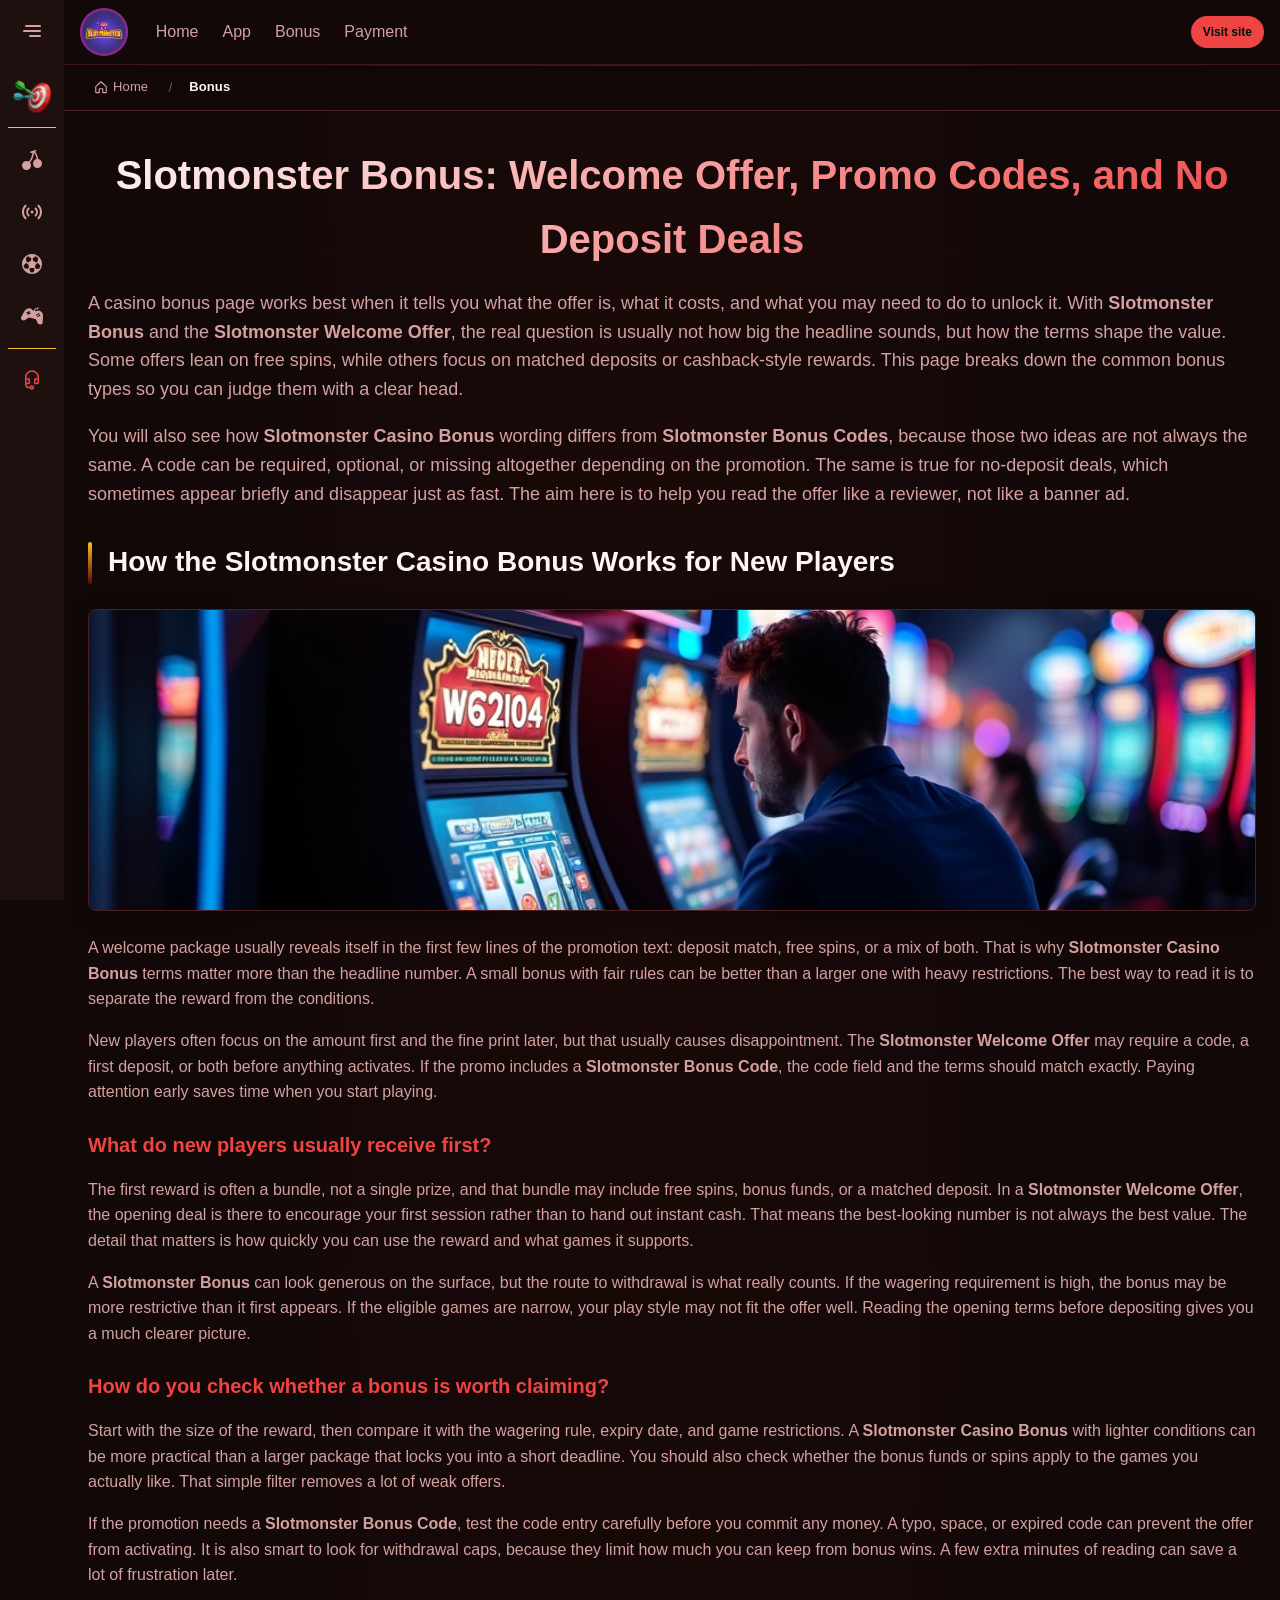
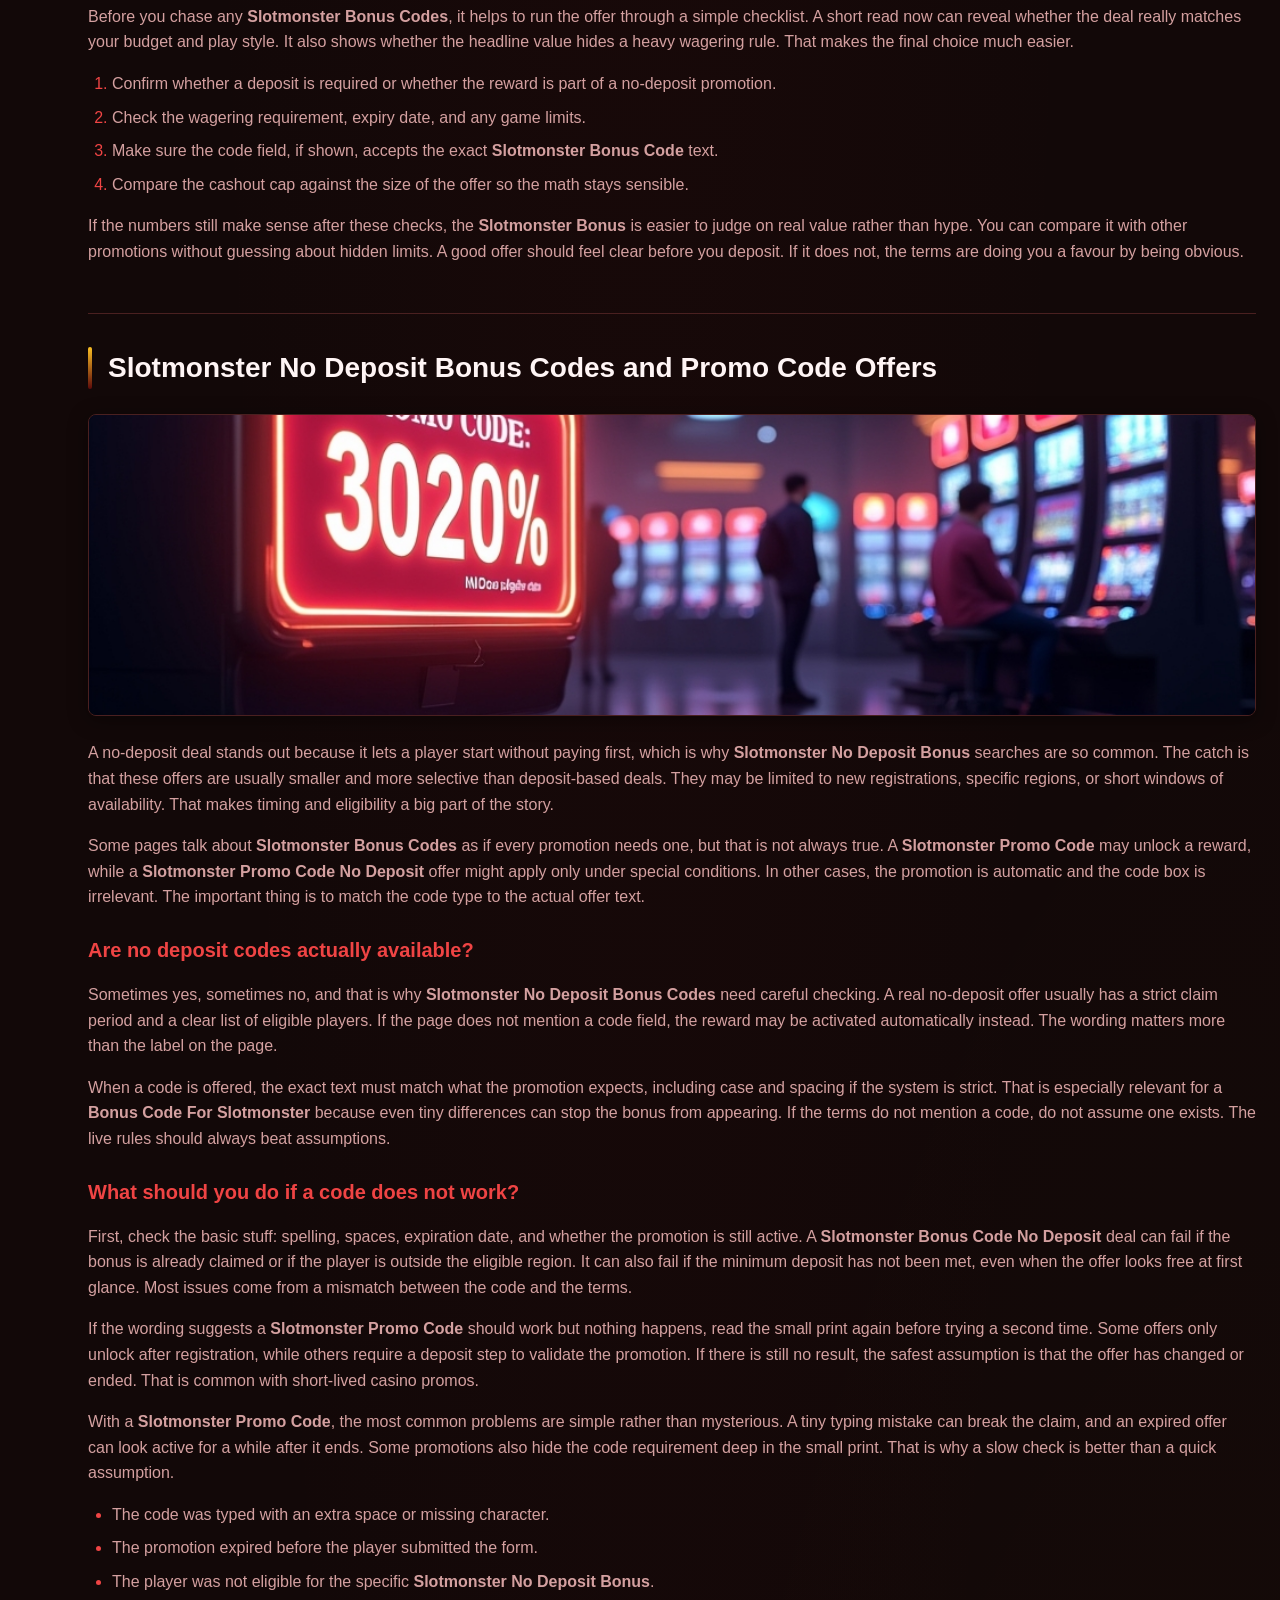
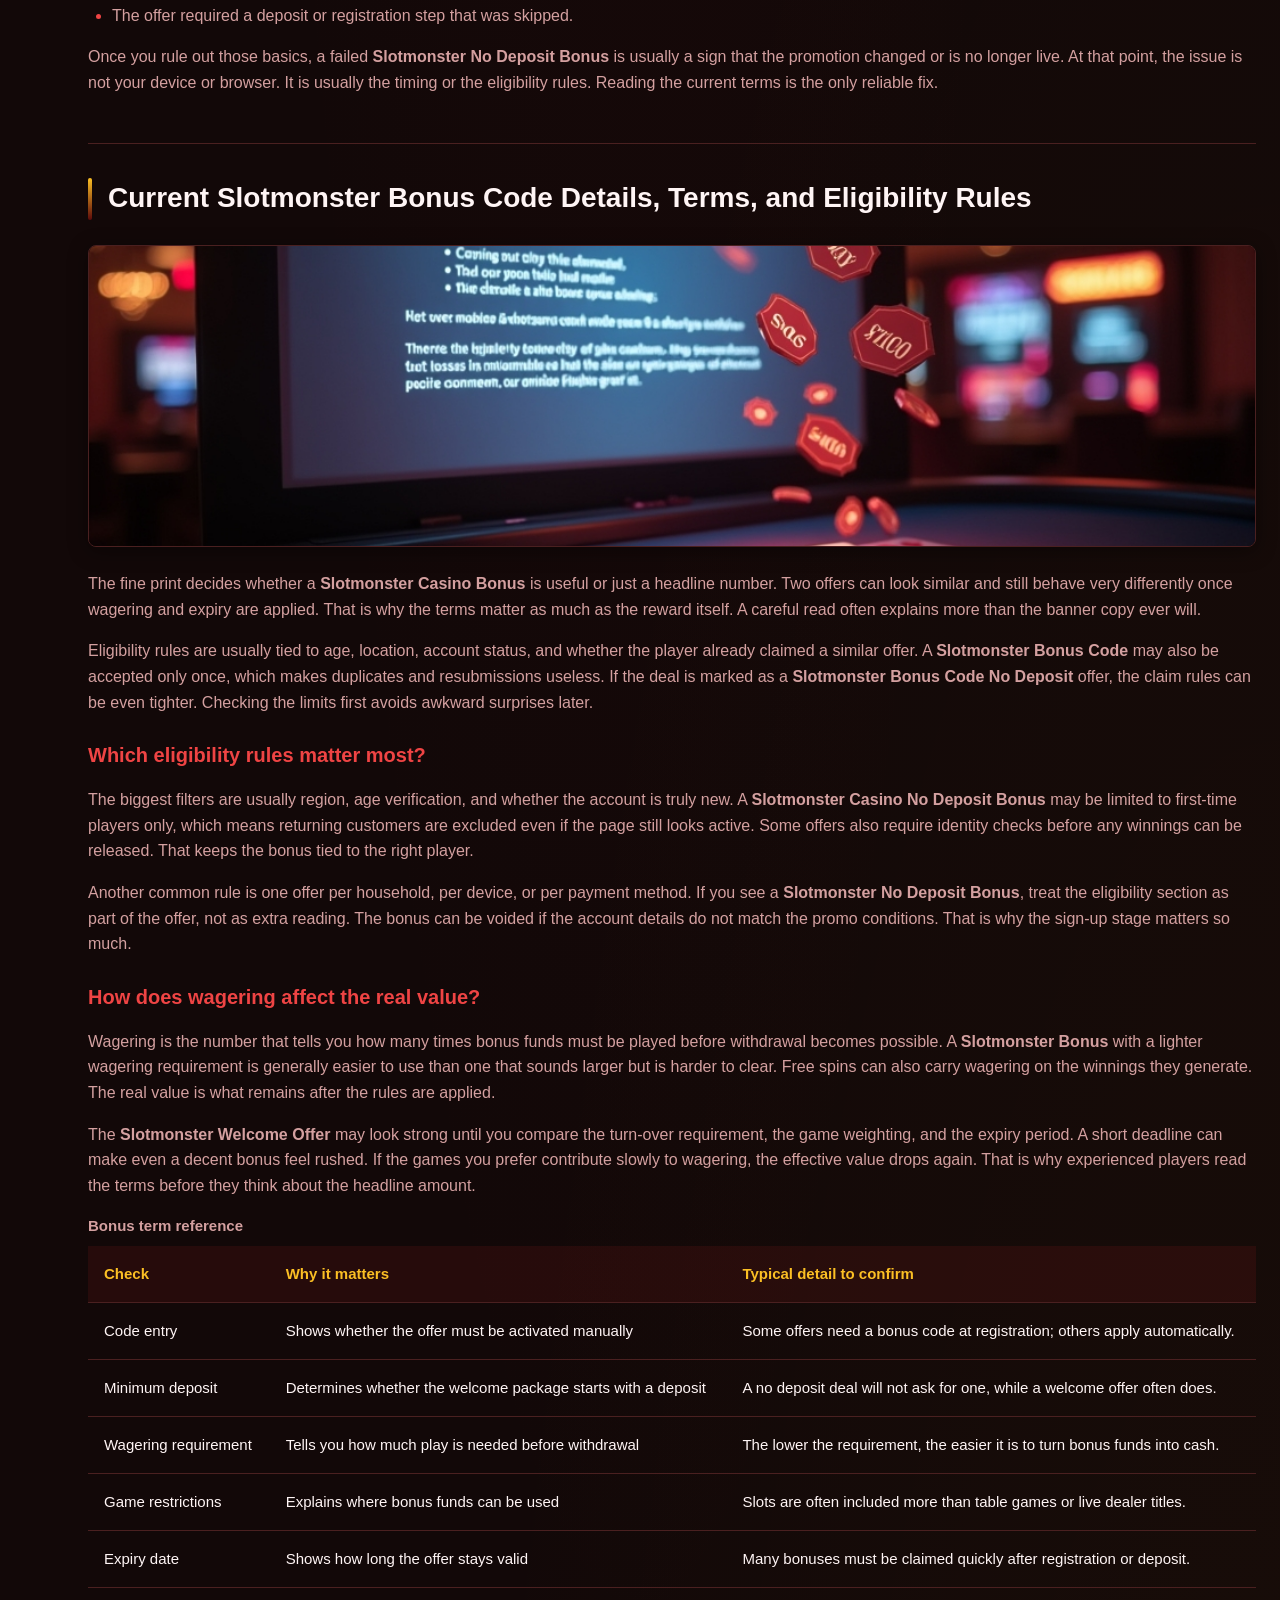
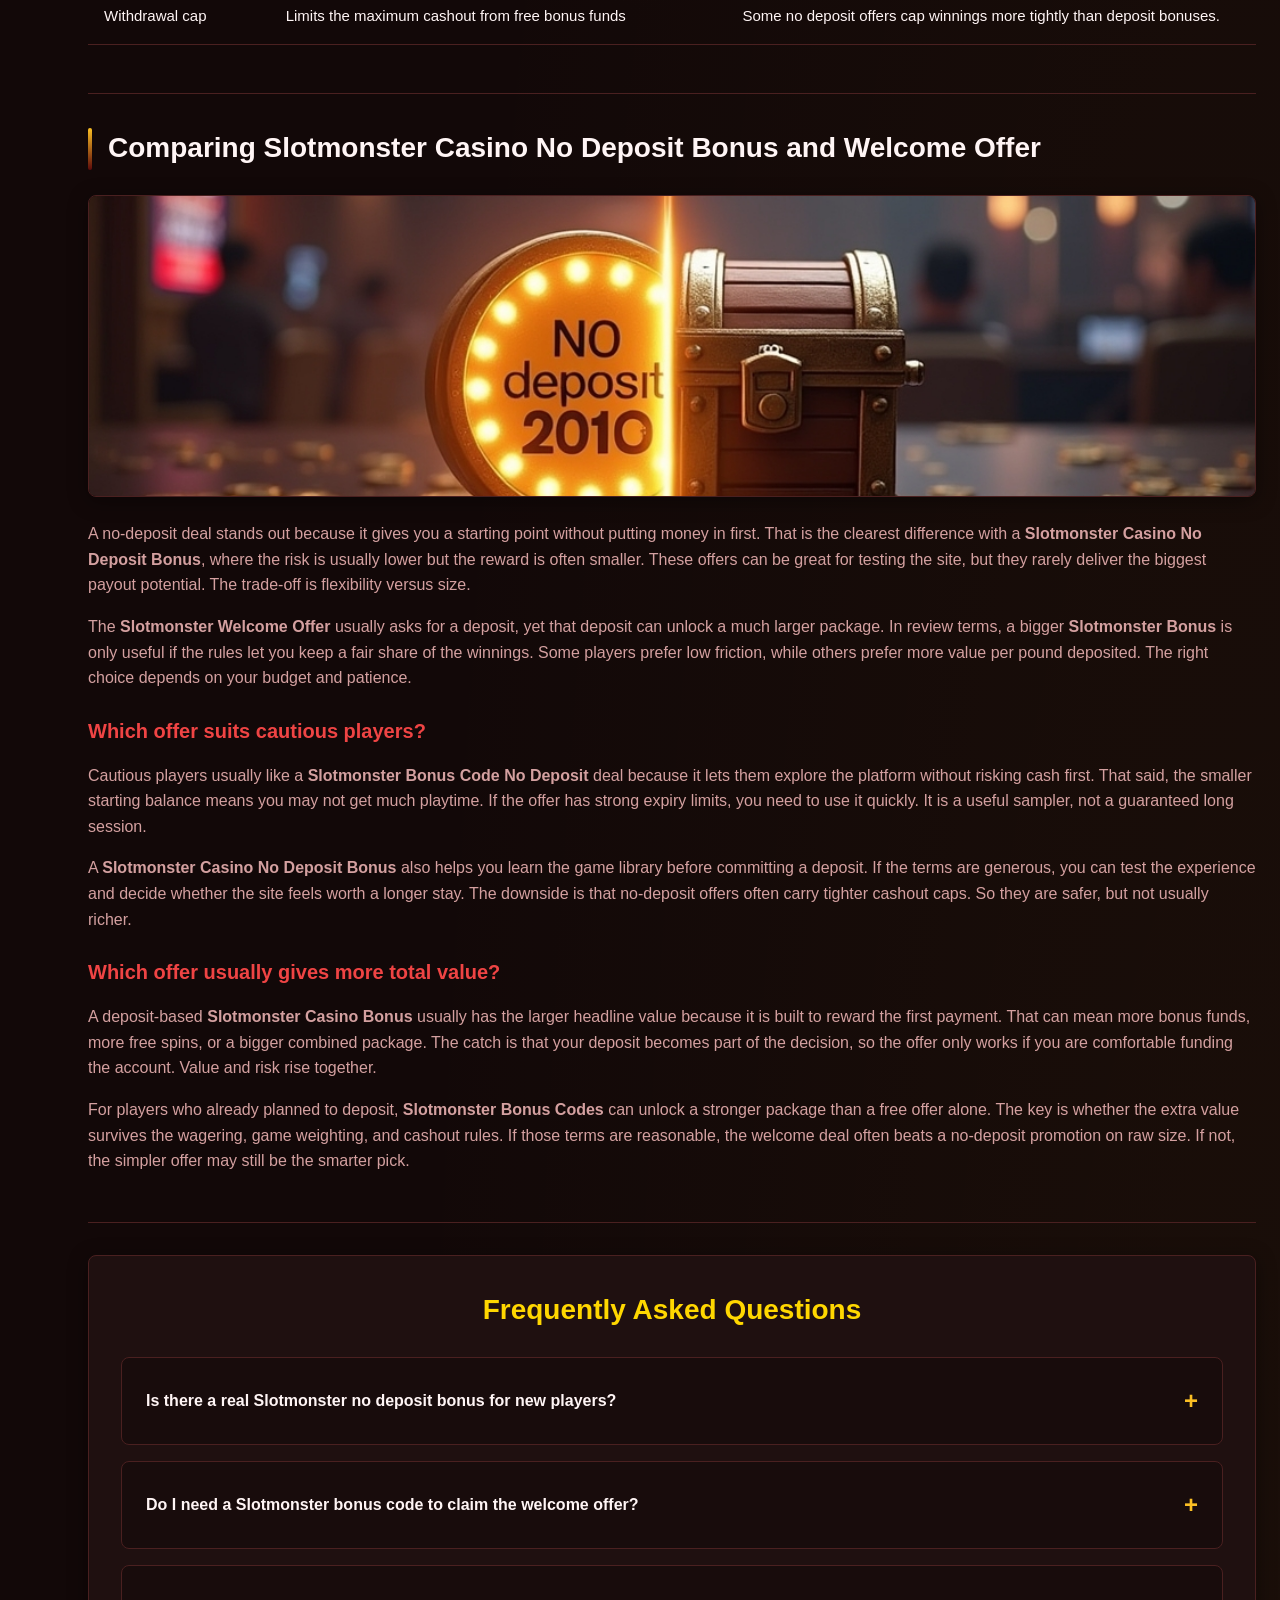
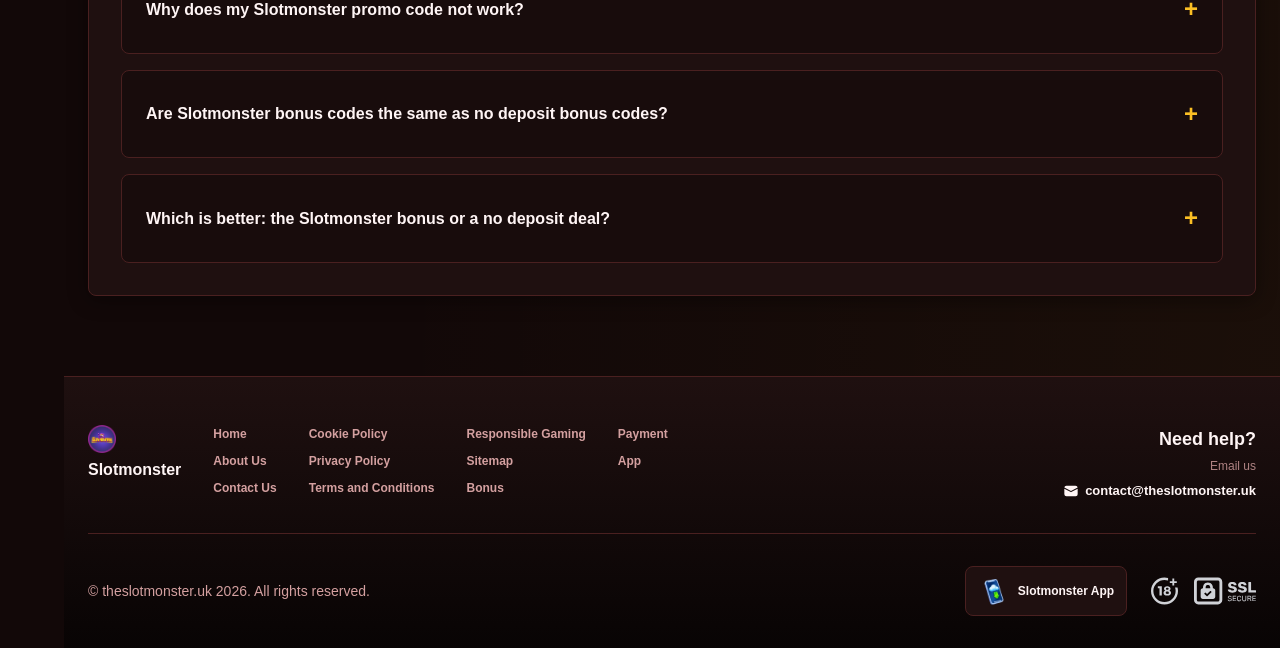
<file: bonus/index.html>
<!DOCTYPE html>
<html lang="en">
<head>
    <meta charset="UTF-8">
    <meta name="viewport" content="width=device-width, initial-scale=1.0">
    <meta http-equiv="X-UA-Compatible" content="IE=edge">
    <meta name="robots" content="index, follow">
    <meta name="revisit-after" content="7 days">
    <title>Slotmonster No Deposit Bonus: Welcome Offer Deal</title>
    <meta name="title" content="Slotmonster No Deposit Bonus: Welcome Offer Deal">
    <meta name="description" content="Slotmonster No Deposit Bonus 🎰 helps you claim a real start, with Slotmonster Bonus Codes guiding you to the latest welcome deal. Play now today.">
    <meta name="keywords" content="Slotmonster No Deposit Bonus, Slotmonster Bonus Codes, Slotmonster Bonus Code No Deposit, Slotmonster Promo Code No Deposit, Slotmonster No Deposit Bonus Codes, Slotmonster Bonus Code, Bonus Code For Slotmonster, Slotmonster Casino No Deposit Bonus, Slotmonster Welcome Offer, Slotmonster Bonus, Slotmonster Casino Bonus, Slotmonster Promo Code">

    <link rel="canonical" href="https://brost.uk/bonus/">

    <link rel="icon" type="image/png" sizes="32x32" href="/favicon-32x32.png">

    <meta property="og:title" content="Slotmonster No Deposit Bonus: Welcome Offer Deal">
    <meta property="og:description" content="Slotmonster No Deposit Bonus 🎰 helps you claim a real start, with Slotmonster Bonus Codes guiding you to the latest welcome deal. Play now today.">
    <meta property="og:type" content="website">
    <meta property="og:url" content="https://brost.uk/bonus/">
    <meta property="og:site_name" content="Slotmonster">
    <meta property="og:locale" content="en">
    <meta property="og:image" content="https://brost.uk/images/logo.png">

    <meta name="twitter:card" content="summary">
    <meta name="twitter:title" content="Slotmonster No Deposit Bonus: Welcome Offer Deal">
    <meta name="twitter:description" content="Slotmonster No Deposit Bonus 🎰 helps you claim a real start, with Slotmonster Bonus Codes guiding you to the latest welcome deal. Play now today.">
    <meta name="twitter:url" content="https://brost.uk/bonus/">
    <meta name="twitter:image" content="https://brost.uk/images/logo.png">

    <link rel="stylesheet" href="/css/style.css">

    <link rel="stylesheet" href="/css/layout.css">

</head>
<body>
    <div class="nav-sidebar-7eab367f isFull" id="navSidebar">
        <div class="nav-sidebar-content-7eab367f">
            <div class="nav-sidebar-wrapped-7eab367f">
                <div class="nav-sidebar-header-7eab367f">
                    <button class="nav-sidebar-header-toggle-7eab367f" aria-label="Toggle menu">
                        <span class="nav-sidebar-header-wrap-7eab367f">
                            <svg class="m-icon-7eab367f">
                                <use xlink:href="/assets/icons/sidebar/sprites.svg#hamburger-r"/>
                            </svg>
                        </span>
                    </button>
                </div>
                <div class="nav-sidebar-wrapped-content-7eab367f hideScrollbar-7eab367f">
                    <div class="divider-bottom-7eab367f">
                        <div class="nav-card nav-sidebar-card--wrapped-7eab367f">


                            <a href="/go" class="nav-card__button-7eab367f"
                               title="Missions" rel="noindex nofollow">
                                <img src="/assets/icons/sidebar/missions.webp"
                                     alt="Missions Slotmonster Promo Code No Deposit"
                                     title="Missions Slotmonster Promo Code No Deposit"
                                     class="nav-card__img-7eab367f">
                            </a>
                        </div>
                    </div>

                        <div class="nav-sidebar-wrapped-item-7eab367f">
                            <a href="/go" title="All Games"
                               class="nav-sidebar-icon-7eab367f" rel="noindex nofollow">
                                <svg class="m-icon-7eab367f">
                                    <use xlink:href="/assets/icons/sidebar/sprites.svg#all-games"/>
                                </svg>
                            </a>
                        </div>
                        <div class="nav-sidebar-wrapped-item-7eab367f">
                            <a href="/go" title="Live"
                               class="nav-sidebar-icon-7eab367f" rel="noindex nofollow">
                                <svg class="m-icon-7eab367f">
                                    <use xlink:href="/assets/icons/sidebar/sprites.svg#live"/>
                                </svg>
                            </a>
                        </div>
                        <div class="nav-sidebar-wrapped-item-7eab367f">
                            <a href="/go" title="Sports"
                               class="nav-sidebar-icon-7eab367f" rel="noindex nofollow">
                                <svg class="m-icon-7eab367f">
                                    <use xlink:href="/assets/icons/sidebar/sprites.svg#sport-soccer"/>
                                </svg>
                            </a>
                        </div>
                        <div class="nav-sidebar-wrapped-item-7eab367f">
                            <a href="/go" title="Esports"
                               class="nav-sidebar-icon-7eab367f" rel="noindex nofollow">
                                <svg class="m-icon-7eab367f">
                                    <use xlink:href="/assets/icons/sidebar/sprites.svg#target-gamepad"/>
                                </svg>
                            </a>
                        </div>

                    <div class="divider-top-7eab367f">
                        <a href="/go" title="Support"
                           class="nav-sidebar-support-wrapped-7eab367f nav-sidebar-icon-7eab367f" rel="noindex nofollow">
                            <svg class="m-icon-7eab367f">
                                <use xlink:href="/assets/icons/sidebar/sprites.svg#support"/>
                            </svg>
                        </a>
                    </div>
                </div>
            </div>
        </div>
    </div>

    <div class="nav-sidebar-expanded-7eab367f" id="navSidebarExpanded">
        <div class="nav-sidebar-header-7eab367f">
            <button class="nav-sidebar-header-toggle-7eab367f" aria-label="Close menu">
                <span class="nav-sidebar-header-wrap-7eab367f">
                    <svg class="m-icon-7eab367f">
                        <use xlink:href="/assets/icons/sidebar/sprites.svg#cross"/>
                    </svg>
                </span>
            </button>
                <a href="/" class="nav-logo-7eab367f nav-sidebar-header-logo-7eab367f" title="Slotmonster">
                    <img src="/images/logo.png" alt="Slotmonster" title="Slotmonster">
                </a>
        </div>
        <div class="nav-sidebar-expanded-content-7eab367f">
            <div class="nav-sidebar-expanded-scrollY-7eab367f hideScrollbar-7eab367f nav-sidebar-expanded--gap-7eab367f">
                <div class="nav-sidebar-expanded-cards-7eab367f">


                        <div class="nav-card nav-sidebar-card-7eab367f">
                            <a href="/go" class="nav-card__button-7eab367f"
                               title="Bonus" rel="noindex nofollow">
                                <img src="/assets/icons/sidebar/bonus.webp" alt="Bonus Slotmonster Casino No Deposit Bonus"
                                     title="Bonus Slotmonster Casino No Deposit Bonus" class="nav-card__img-7eab367f">
                                <span class="nav-card__title-7eab367f">Bonus</span>
                            </a>
                        </div>


                        <div class="nav-card nav-sidebar-card-7eab367f">
                            <a href="/go" class="nav-card__button-7eab367f"
                               title="Missions" rel="noindex nofollow">
                                <img src="/assets/icons/sidebar/missions.webp" alt="Missions Slotmonster Promo Code No Deposit"
                                     title="Missions Slotmonster Promo Code No Deposit" class="nav-card__img-7eab367f">
                                <span class="nav-card__title-7eab367f">Missions</span>
                            </a>
                        </div>

                    <div class="nav-sidebar-cards-grid-7eab367f">


                            <div class="nav-card nav-sidebar-card-7eab367f">
                                <a href="/go" class="nav-card__button-7eab367f"
                                   title="Wheel" rel="noindex nofollow">
                                    <img src="/assets/icons/sidebar/wheel.gif" alt="Wheel Slotmonster Welcome Offer"
                                         title="Wheel Slotmonster Welcome Offer" class="nav-card__img-7eab367f">
                                    <span class="nav-card__title-7eab367f">Wheel</span>
                                </a>
                            </div>


                            <div class="nav-card nav-sidebar-card-7eab367f">
                                <a href="/go" class="nav-card__button-7eab367f"
                                   title="Loyalty" rel="noindex nofollow">
                                    <img src="/assets/icons/sidebar/loyalty.webp" alt="Loyalty Slotmonster No Deposit Bonus Codes"
                                         title="Loyalty Slotmonster No Deposit Bonus Codes" class="nav-card__img-7eab367f">
                                    <span class="nav-card__title-7eab367f">Loyalty</span>
                                </a>
                            </div>


                            <div class="nav-card nav-sidebar-card-7eab367f">
                                <a href="/go" class="nav-card__button-7eab367f"
                                   title="Cashback" rel="noindex nofollow">
                                    <img src="/assets/icons/sidebar/cashback.webp" alt="Cashback Slotmonster Welcome Offer"
                                         title="Cashback Slotmonster Welcome Offer" class="nav-card__img-7eab367f">
                                    <span class="nav-card__title-7eab367f">Cashback</span>
                                </a>
                            </div>


                            <div class="nav-card nav-sidebar-card-7eab367f">
                                <a href="/go" class="nav-card__button-7eab367f"
                                   title="VIP Club" rel="noindex nofollow">
                                    <img src="/assets/icons/sidebar/vipclub.webp" alt="VIP Club Slotmonster No Deposit Bonus Codes"
                                         title="VIP Club Slotmonster No Deposit Bonus Codes" class="nav-card__img-7eab367f">
                                    <span class="nav-card__title-7eab367f">VIP Club</span>
                                </a>
                            </div>


                            <div class="nav-card nav-sidebar-card-7eab367f">
                                <a href="/go" class="nav-card__button-7eab367f"
                                   title="Promotions" rel="noindex nofollow">
                                    <img src="/assets/icons/sidebar/promotions.webp" alt="Promotions Slotmonster Promo Code No Deposit"
                                         title="Promotions Slotmonster Promo Code No Deposit" class="nav-card__img-7eab367f">
                                    <span class="nav-card__title-7eab367f">Promotions</span>
                                </a>
                            </div>
                    </div>
                </div>

                <ul class="nav-sidebar-items-7eab367f nav-sidebar-expanded-items-7eab367f">
                        <li class="nav-sidebar-items-item">
                            <a href="/go" class="nav-sidebar-items-dropdown"
                               title="All Games" rel="noindex nofollow">
                                <div class="nav-sidebar-items-title-7eab367f nav-sidebar-items-title--light-7eab367f">
                                    <div class="m-icon-container-7eab367f nav-sidebar-item-icon-7eab367f">
                                        <svg class="m-icon-7eab367f">
                                            <use xlink:href="/assets/icons/sidebar/sprites.svg#all-games"/>
                                        </svg>
                                    </div>
                                    <span>All Games</span>
                                </div>
                            </a>
                        </li>
                        <li class="nav-sidebar-items-item">
                            <a href="/go" class="nav-sidebar-items-dropdown"
                               title="Live" rel="noindex nofollow">
                                <div class="nav-sidebar-items-title-7eab367f nav-sidebar-items-title--light-7eab367f">
                                    <div class="m-icon-container-7eab367f nav-sidebar-item-icon-7eab367f">
                                        <svg class="m-icon-7eab367f">
                                            <use xlink:href="/assets/icons/sidebar/sprites.svg#live"/>
                                        </svg>
                                    </div>
                                    <span>Live</span>
                                </div>
                            </a>
                        </li>
                        <li class="nav-sidebar-items-item">
                            <a href="/go" class="nav-sidebar-items-dropdown"
                               title="Sports" rel="noindex nofollow">
                                <div class="nav-sidebar-items-title-7eab367f nav-sidebar-items-title--light-7eab367f">
                                    <div class="m-icon-container-7eab367f nav-sidebar-item-icon-7eab367f">
                                        <svg class="m-icon-7eab367f">
                                            <use xlink:href="/assets/icons/sidebar/sprites.svg#sport-soccer"/>
                                        </svg>
                                    </div>
                                    <span>Sports</span>
                                </div>
                            </a>
                        </li>
                        <li class="nav-sidebar-items-item">
                            <a href="/go" class="nav-sidebar-items-dropdown"
                               title="Esports" rel="noindex nofollow">
                                <div class="nav-sidebar-items-title-7eab367f nav-sidebar-items-title--light-7eab367f">
                                    <div class="m-icon-container-7eab367f nav-sidebar-item-icon-7eab367f">
                                        <svg class="m-icon-7eab367f">
                                            <use xlink:href="/assets/icons/sidebar/sprites.svg#target-gamepad"/>
                                        </svg>
                                    </div>
                                    <span>Esports</span>
                                </div>
                            </a>
                        </li>
                </ul>

                <ul class="nav-sidebar-items-7eab367f nav-sidebar-expanded-items-7eab367f flex-1-7eab367f"></ul>

                <div class="nav-sidebar-expanded-support-7eab367f">
                    <div class="nav-sidebar-expanded-support-help-7eab367f">
                        <a href="/go" title="Support"
                           class="m-button-7eab367f m-button--success-7eab367f m-button--m-7eab367f nav-sidebar-support-7eab367f"
                           rel="noindex nofollow">
                            <div class="m-button-content-7eab367f">
                                <svg class="m-icon-7eab367f">
                                    <use xlink:href="/assets/icons/sidebar/sprites.svg#support"/>
                                </svg>
                                Support
                            </div>
                        </a>
                    </div>
                </div>

                <div class="nav-sidebar-expanded-app-links-7eab367f">
                    <a href="/go" class="footer-app-button-7eab367f"
                       title="Slotmonster App" rel="noindex nofollow">
                        <img class="footer-app-button-image-7eab367f"
                             alt="Slotmonster App"
                             title="Slotmonster App"
                             src="/assets/icons/mobile/app-button-icon.webp">
                        <div class="footer-app-button-text-7eab367f">
                            <p class="m-text-7eab367f m-fs12-7eab367f m-fw700-7eab367f m-lh160-7eab367f footer-app-button-title-7eab367f">Slotmonster App</p>
                            <p class="m-text-7eab367f m-fs10-7eab367f m-fw500-7eab367f m-lh160-7eab367f footer-app-button-description-7eab367f"
                               style="color: #ffffff;">Install our app</p>
                        </div>
                    </a>
                </div>
            </div>
        </div>
    </div>

    <div class="bottom-overlays-7eab367f">
        <div class="bottom-action-buttons-7eab367f bottom-overlays__action-buttons-7eab367f">
            <div class="bottom-communication-button-7eab367f">
                <button class="m-button-7eab367f m-gradient-border m-button--secondary-7eab367f m-button--m-7eab367f scroll-top-btn-7eab367f"
                        aria-label="Scroll to top" title="Scroll to top">
                    <div class="m-icon-container-7eab367f">
                        <span class="scroll-top-arrow-7eab367f">&uarr;</span>
                    </div>
                </button>
            </div>
        </div>

        <nav class="mobile-nav-7eab367f" aria-label="Mobile navigation">
            <div class="mobile-nav-wrap-7eab367f">
                <a href="/go" title="All Games"
                   rel="noindex nofollow" target="_blank">
                    <div class="mobile-nav-item-7eab367f">
                        <div class="mobile-nav-item__icon-wrap-7eab367f">
                            <svg class="m-icon-7eab367f m-icon-loadable mobile-nav-item__icon-7eab367f">
                                <use xlink:href="/assets/icons/sidebar/sprites.svg#all-games"/>
                            </svg>
                        </div>
                        <p class="m-text-7eab367f m-fs10-7eab367f m-fw600-7eab367f m-lh160-7eab367f m-text-center-7eab367f mobile-nav-item__text-7eab367f">All Games</p>
                    </div>
                </a>

                <a href="/go" title="Sports"
                   rel="noindex nofollow" target="_blank">
                    <div class="mobile-nav-item-7eab367f">
                        <div class="mobile-nav-item__icon-wrap-7eab367f">
                            <svg class="m-icon-7eab367f m-icon-loadable mobile-nav-item__icon-7eab367f">
                                <use xlink:href="/assets/icons/sidebar/sprites.svg#sport-soccer"/>
                            </svg>
                        </div>
                        <p class="m-text-7eab367f m-fs10-7eab367f m-fw600-7eab367f m-lh160-7eab367f m-text-center-7eab367f mobile-nav-item__text-7eab367f">Sports</p>
                    </div>
                </a>

                <div class="mobile-nav-item-7eab367f">
                    <a href="/go"
                       class="m-button-7eab367f m-gradient-border m-button--primary-7eab367f m-button--m-7eab367f mobile-nav-item__icon-wrap-7eab367f"
                       title="Visit site"
                       rel="noindex nofollow" target="_blank">
                        <div class="m-button-content-7eab367f">
                            <svg class="m-icon-7eab367f m-icon-loadable mobile-nav-item__icon-7eab367f">
                                <use xlink:href="/assets/icons/sidebar/sprites.svg#person"/>
                            </svg>
                        </div>
                    </a>
                    <p class="m-text-7eab367f m-fs10-7eab367f m-fw600-7eab367f m-lh160-7eab367f m-text-center-7eab367f mobile-nav-item__text-7eab367f">Visit site</p>
                </div>

                <a href="/go" title="Bonus"
                   rel="noindex nofollow" target="_blank">
                    <div class="mobile-nav-item-7eab367f">
                        <div class="mobile-nav-item__icon-wrap-7eab367f">
                            <svg class="m-icon-7eab367f m-icon-loadable mobile-nav-item__icon-7eab367f">
                                <use xlink:href="/assets/icons/sidebar/sprites.svg#gift"/>
                            </svg>
                        </div>
                        <p class="m-text-7eab367f m-fs10-7eab367f m-fw600-7eab367f m-lh160-7eab367f m-text-center-7eab367f mobile-nav-item__text-7eab367f">Bonus</p>
                    </div>
                </a>

                <a href="/go" title="Missions"
                   rel="noindex nofollow" target="_blank">
                    <div class="mobile-nav-item-7eab367f">
                        <div class="mobile-nav-item__icon-wrap-7eab367f">
                            <svg class="m-icon-7eab367f m-icon-loadable mobile-nav-item__icon-7eab367f">
                                <use xlink:href="/assets/icons/sidebar/sprites.svg#activities"/>
                            </svg>
                        </div>
                        <p class="m-text-7eab367f m-fs10-7eab367f m-fw600-7eab367f m-lh160-7eab367f m-text-center-7eab367f mobile-nav-item__text-7eab367f">Missions</p>
                    </div>
                </a>
            </div>
        </nav>
    </div>


    <div class="site-wrapper-7eab367f with-sidebar-7eab367f">
<nav class="main-nav-7eab367f">
    <div class="main-nav-content-7eab367f">
        <div class="main-nav-content-left-7eab367f">
            <button class="main-nav-content-toggle-7eab367f nav-sidebar-header-toggle-7eab367f" aria-label="Toggle menu" aria-expanded="false">
                <svg class="m-icon-7eab367f m-icon-loadable">
                    <use xlink:href="/assets/icons/sidebar/sprites.svg#hamburger"/>
                </svg>
            </button>

            <a href="/" class="nav-logo-7eab367f main-nav-logo-7eab367f" title="Slotmonster">
                <img src="/images/logo.png" alt="Slotmonster" title="Slotmonster">
            </a>
        </div>

        <div class="main-nav-content-center-7eab367f">
            <a href="/" class="nav-link-7eab367f" title="Home">Home</a>
            <a href="/app/" class="nav-link-7eab367f" title="App">App</a>
            <a href="/bonus/" class="nav-link-7eab367f" title="Bonus">Bonus</a>
            <a href="/payment/" class="nav-link-7eab367f" title="Payment">Payment</a>
        </div>

        <div class="main-nav-content-auth-7eab367f">
            <a class="m-button-7eab367f m-gradient-border m-button--primary-7eab367f m-button--s-7eab367f"
               href="/go" title="Visit site"
               rel="noindex nofollow" target="_blank">
                <div class="m-button-content-7eab367f">Visit site</div>
            </a>
        </div>
    </div>
</nav><div class="breadcrumb-bar-7eab367f">
    <div class="container-7eab367f">
        <nav class="breadcrumbs-7eab367f" aria-label="Breadcrumb">
            <ol class="breadcrumb-list-7eab367f">
                <li class="breadcrumb-item-7eab367f">
                    <a href="/" title="Home">
                        <svg class="breadcrumb-home-icon-7eab367f" viewBox="0 0 16 16" fill="none" aria-hidden="true">
                            <path d="M2 7.5L8 2l6 5.5V14a.5.5 0 0 1-.5.5H10V10H6v4.5H2.5A.5.5 0 0 1 2 14V7.5Z" stroke="currentColor" stroke-width="1.3" stroke-linejoin="round"/>
                        </svg>
                        <span>Home</span>
                    </a>
                </li>
                <li class="breadcrumb-item-7eab367f current-7eab367f" aria-current="page">
                    Bonus
                </li>
            </ol>
        </nav>
    </div>
</div>

        <main class="main-content-7eab367f">
<article class="page-content-7eab367f">
    <div class="container-7eab367f">




        <header class="page-header-7eab367f">
            <h1>Slotmonster Bonus: Welcome Offer, Promo Codes, and No Deposit Deals</h1>
            <div class="intro-7eab367f">
                <p>A casino bonus page works best when it tells you what the offer is, what it costs, and what you may need to do to unlock it. With <strong>Slotmonster Bonus</strong> and the <strong>Slotmonster Welcome Offer</strong>, the real question is usually not how big the headline sounds, but how the terms shape the value. Some offers lean on free spins, while others focus on matched deposits or cashback-style rewards. This page breaks down the common bonus types so you can judge them with a clear head.</p>
                <p>You will also see how <strong>Slotmonster Casino Bonus</strong> wording differs from <strong>Slotmonster Bonus Codes</strong>, because those two ideas are not always the same. A code can be required, optional, or missing altogether depending on the promotion. The same is true for no-deposit deals, which sometimes appear briefly and disappear just as fast. The aim here is to help you read the offer like a reviewer, not like a banner ad.</p>
            </div>
        </header>



        <section class="content-section-7eab367f card-7eab367f">
            <h2 id="toc-s0">How the Slotmonster Casino Bonus Works for New Players</h2>

            <div class="section-image-7eab367f">
                <img src="/images/slotmonster-bonus-overview.png" alt="New player viewing a welcome bonus screen in a dark casino with slot reels" title="New player viewing a welcome bonus screen in a dark casino with slot reels" loading="lazy">
            </div>

            <p>A welcome package usually reveals itself in the first few lines of the promotion text: deposit match, free spins, or a mix of both. That is why <strong>Slotmonster Casino Bonus</strong> terms matter more than the headline number. A small bonus with fair rules can be better than a larger one with heavy restrictions. The best way to read it is to separate the reward from the conditions.</p>
            <p>New players often focus on the amount first and the fine print later, but that usually causes disappointment. The <strong>Slotmonster Welcome Offer</strong> may require a code, a first deposit, or both before anything activates. If the promo includes a <strong>Slotmonster Bonus Code</strong>, the code field and the terms should match exactly. Paying attention early saves time when you start playing.</p>

                
        <h3 id="toc-s0-b0">What do new players usually receive first?</h3>
            <p>The first reward is often a bundle, not a single prize, and that bundle may include free spins, bonus funds, or a matched deposit. In a <strong>Slotmonster Welcome Offer</strong>, the opening deal is there to encourage your first session rather than to hand out instant cash. That means the best-looking number is not always the best value. The detail that matters is how quickly you can use the reward and what games it supports.</p>
            <p>A <strong>Slotmonster Bonus</strong> can look generous on the surface, but the route to withdrawal is what really counts. If the wagering requirement is high, the bonus may be more restrictive than it first appears. If the eligible games are narrow, your play style may not fit the offer well. Reading the opening terms before depositing gives you a much clearer picture.</p>



                
        <h3 id="toc-s0-b1">How do you check whether a bonus is worth claiming?</h3>
            <p>Start with the size of the reward, then compare it with the wagering rule, expiry date, and game restrictions. A <strong>Slotmonster Casino Bonus</strong> with lighter conditions can be more practical than a larger package that locks you into a short deadline. You should also check whether the bonus funds or spins apply to the games you actually like. That simple filter removes a lot of weak offers.</p>
            <p>If the promotion needs a <strong>Slotmonster Bonus Code</strong>, test the code entry carefully before you commit any money. A typo, space, or expired code can prevent the offer from activating. It is also smart to look for withdrawal caps, because they limit how much you can keep from bonus wins. A few extra minutes of reading can save a lot of frustration later.</p>



                
        <p>Before you chase any <strong>Slotmonster Bonus Codes</strong>, it helps to run the offer through a simple checklist. A short read now can reveal whether the deal really matches your budget and play style. It also shows whether the headline value hides a heavy wagering rule. That makes the final choice much easier.</p>
        <ol class="content-list-7eab367f content-list--ordered">
                <li>Confirm whether a deposit is required or whether the reward is part of a no-deposit promotion.</li>
                <li>Check the wagering requirement, expiry date, and any game limits.</li>
                <li>Make sure the code field, if shown, accepts the exact <strong>Slotmonster Bonus Code</strong> text.</li>
                <li>Compare the cashout cap against the size of the offer so the math stays sensible.</li>
        </ol>
        <p>If the numbers still make sense after these checks, the <strong>Slotmonster Bonus</strong> is easier to judge on real value rather than hype. You can compare it with other promotions without guessing about hidden limits. A good offer should feel clear before you deposit. If it does not, the terms are doing you a favour by being obvious.</p>



        </section>
        <section class="content-section-7eab367f card-7eab367f">
            <h2 id="toc-s1">Slotmonster No Deposit Bonus Codes and Promo Code Offers</h2>

            <div class="section-image-7eab367f">
                <img src="/images/slotmonster-no-deposit-codes.png" alt="Casino player entering a promo code beside a slot machine in a dark neon-lit room" title="Casino player entering a promo code beside a slot machine in a dark neon-lit room" loading="lazy">
            </div>

            <p>A no-deposit deal stands out because it lets a player start without paying first, which is why <strong>Slotmonster No Deposit Bonus</strong> searches are so common. The catch is that these offers are usually smaller and more selective than deposit-based deals. They may be limited to new registrations, specific regions, or short windows of availability. That makes timing and eligibility a big part of the story.</p>
            <p>Some pages talk about <strong>Slotmonster Bonus Codes</strong> as if every promotion needs one, but that is not always true. A <strong>Slotmonster Promo Code</strong> may unlock a reward, while a <strong>Slotmonster Promo Code No Deposit</strong> offer might apply only under special conditions. In other cases, the promotion is automatic and the code box is irrelevant. The important thing is to match the code type to the actual offer text.</p>

                
        <h3 id="toc-s1-b0">Are no deposit codes actually available?</h3>
            <p>Sometimes yes, sometimes no, and that is why <strong>Slotmonster No Deposit Bonus Codes</strong> need careful checking. A real no-deposit offer usually has a strict claim period and a clear list of eligible players. If the page does not mention a code field, the reward may be activated automatically instead. The wording matters more than the label on the page.</p>
            <p>When a code is offered, the exact text must match what the promotion expects, including case and spacing if the system is strict. That is especially relevant for a <strong>Bonus Code For Slotmonster</strong> because even tiny differences can stop the bonus from appearing. If the terms do not mention a code, do not assume one exists. The live rules should always beat assumptions.</p>



                
        <h3 id="toc-s1-b1">What should you do if a code does not work?</h3>
            <p>First, check the basic stuff: spelling, spaces, expiration date, and whether the promotion is still active. A <strong>Slotmonster Bonus Code No Deposit</strong> deal can fail if the bonus is already claimed or if the player is outside the eligible region. It can also fail if the minimum deposit has not been met, even when the offer looks free at first glance. Most issues come from a mismatch between the code and the terms.</p>
            <p>If the wording suggests a <strong>Slotmonster Promo Code</strong> should work but nothing happens, read the small print again before trying a second time. Some offers only unlock after registration, while others require a deposit step to validate the promotion. If there is still no result, the safest assumption is that the offer has changed or ended. That is common with short-lived casino promos.</p>



                
        <p>With a <strong>Slotmonster Promo Code</strong>, the most common problems are simple rather than mysterious. A tiny typing mistake can break the claim, and an expired offer can look active for a while after it ends. Some promotions also hide the code requirement deep in the small print. That is why a slow check is better than a quick assumption.</p>
        <ul class="content-list-7eab367f">
                <li>The code was typed with an extra space or missing character.</li>
                <li>The promotion expired before the player submitted the form.</li>
                <li>The player was not eligible for the specific <strong>Slotmonster No Deposit Bonus</strong>.</li>
                <li>The offer required a deposit or registration step that was skipped.</li>
        </ul>
        <p>Once you rule out those basics, a failed <strong>Slotmonster No Deposit Bonus</strong> is usually a sign that the promotion changed or is no longer live. At that point, the issue is not your device or browser. It is usually the timing or the eligibility rules. Reading the current terms is the only reliable fix.</p>



        </section>
        <section class="content-section-7eab367f card-7eab367f">
            <h2 id="toc-s2">Current Slotmonster Bonus Code Details, Terms, and Eligibility Rules</h2>

            <div class="section-image-7eab367f">
                <img src="/images/slotmonster-terms-and-eligibility.png" alt="Bonus terms screen with wagering and eligibility details floating over casino imagery" title="Bonus terms screen with wagering and eligibility details floating over casino imagery" loading="lazy">
            </div>

            <p>The fine print decides whether a <strong>Slotmonster Casino Bonus</strong> is useful or just a headline number. Two offers can look similar and still behave very differently once wagering and expiry are applied. That is why the terms matter as much as the reward itself. A careful read often explains more than the banner copy ever will.</p>
            <p>Eligibility rules are usually tied to age, location, account status, and whether the player already claimed a similar offer. A <strong>Slotmonster Bonus Code</strong> may also be accepted only once, which makes duplicates and resubmissions useless. If the deal is marked as a <strong>Slotmonster Bonus Code No Deposit</strong> offer, the claim rules can be even tighter. Checking the limits first avoids awkward surprises later.</p>

                
        <h3 id="toc-s2-b0">Which eligibility rules matter most?</h3>
            <p>The biggest filters are usually region, age verification, and whether the account is truly new. A <strong>Slotmonster Casino No Deposit Bonus</strong> may be limited to first-time players only, which means returning customers are excluded even if the page still looks active. Some offers also require identity checks before any winnings can be released. That keeps the bonus tied to the right player.</p>
            <p>Another common rule is one offer per household, per device, or per payment method. If you see a <strong>Slotmonster No Deposit Bonus</strong>, treat the eligibility section as part of the offer, not as extra reading. The bonus can be voided if the account details do not match the promo conditions. That is why the sign-up stage matters so much.</p>



                
        <h3 id="toc-s2-b1">How does wagering affect the real value?</h3>
            <p>Wagering is the number that tells you how many times bonus funds must be played before withdrawal becomes possible. A <strong>Slotmonster Bonus</strong> with a lighter wagering requirement is generally easier to use than one that sounds larger but is harder to clear. Free spins can also carry wagering on the winnings they generate. The real value is what remains after the rules are applied.</p>
            <p>The <strong>Slotmonster Welcome Offer</strong> may look strong until you compare the turn-over requirement, the game weighting, and the expiry period. A short deadline can make even a decent bonus feel rushed. If the games you prefer contribute slowly to wagering, the effective value drops again. That is why experienced players read the terms before they think about the headline amount.</p>



                
        <div class="table-wrapper-7eab367f">
            <table class="content-table-7eab367f">
                <caption>Bonus term reference</caption>

                <thead>
                    <tr>
                            <th>Check</th>
                            <th>Why it matters</th>
                            <th>Typical detail to confirm</th>
                    </tr>
                </thead>

                <tbody>
                        <tr>
                                <td>Code entry</td>
                                <td>Shows whether the offer must be activated manually</td>
                                <td>Some offers need a bonus code at registration; others apply automatically.</td>
                        </tr>
                        <tr>
                                <td>Minimum deposit</td>
                                <td>Determines whether the welcome package starts with a deposit</td>
                                <td>A no deposit deal will not ask for one, while a welcome offer often does.</td>
                        </tr>
                        <tr>
                                <td>Wagering requirement</td>
                                <td>Tells you how much play is needed before withdrawal</td>
                                <td>The lower the requirement, the easier it is to turn bonus funds into cash.</td>
                        </tr>
                        <tr>
                                <td>Game restrictions</td>
                                <td>Explains where bonus funds can be used</td>
                                <td>Slots are often included more than table games or live dealer titles.</td>
                        </tr>
                        <tr>
                                <td>Expiry date</td>
                                <td>Shows how long the offer stays valid</td>
                                <td>Many bonuses must be claimed quickly after registration or deposit.</td>
                        </tr>
                        <tr>
                                <td>Withdrawal cap</td>
                                <td>Limits the maximum cashout from free bonus funds</td>
                                <td>Some no deposit offers cap winnings more tightly than deposit bonuses.</td>
                        </tr>
                </tbody>
            </table>
        </div>



        </section>
        <section class="content-section-7eab367f card-7eab367f">
            <h2 id="toc-s3">Comparing Slotmonster Casino No Deposit Bonus and Welcome Offer</h2>

            <div class="section-image-7eab367f">
                <img src="/images/slotmonster-bonus-comparison.png" alt="Comparison of a no deposit bonus token and a larger welcome bonus in a dark casino" title="Comparison of a no deposit bonus token and a larger welcome bonus in a dark casino" loading="lazy">
            </div>

            <p>A no-deposit deal stands out because it gives you a starting point without putting money in first. That is the clearest difference with a <strong>Slotmonster Casino No Deposit Bonus</strong>, where the risk is usually lower but the reward is often smaller. These offers can be great for testing the site, but they rarely deliver the biggest payout potential. The trade-off is flexibility versus size.</p>
            <p>The <strong>Slotmonster Welcome Offer</strong> usually asks for a deposit, yet that deposit can unlock a much larger package. In review terms, a bigger <strong>Slotmonster Bonus</strong> is only useful if the rules let you keep a fair share of the winnings. Some players prefer low friction, while others prefer more value per pound deposited. The right choice depends on your budget and patience.</p>

                
        <h3 id="toc-s3-b0">Which offer suits cautious players?</h3>
            <p>Cautious players usually like a <strong>Slotmonster Bonus Code No Deposit</strong> deal because it lets them explore the platform without risking cash first. That said, the smaller starting balance means you may not get much playtime. If the offer has strong expiry limits, you need to use it quickly. It is a useful sampler, not a guaranteed long session.</p>
            <p>A <strong>Slotmonster Casino No Deposit Bonus</strong> also helps you learn the game library before committing a deposit. If the terms are generous, you can test the experience and decide whether the site feels worth a longer stay. The downside is that no-deposit offers often carry tighter cashout caps. So they are safer, but not usually richer.</p>



                
        <h3 id="toc-s3-b1">Which offer usually gives more total value?</h3>
            <p>A deposit-based <strong>Slotmonster Casino Bonus</strong> usually has the larger headline value because it is built to reward the first payment. That can mean more bonus funds, more free spins, or a bigger combined package. The catch is that your deposit becomes part of the decision, so the offer only works if you are comfortable funding the account. Value and risk rise together.</p>
            <p>For players who already planned to deposit, <strong>Slotmonster Bonus Codes</strong> can unlock a stronger package than a free offer alone. The key is whether the extra value survives the wagering, game weighting, and cashout rules. If those terms are reasonable, the welcome deal often beats a no-deposit promotion on raw size. If not, the simpler offer may still be the smarter pick.</p>



        </section>





<section class="faq-section-7eab367f">
    <h2>Frequently Asked Questions</h2>
    <div class="faq-list-7eab367f">
        <details class="faq-item-7eab367f">
            <summary class="faq-question-7eab367f"><h3>Is there a real Slotmonster no deposit bonus for new players?</h3></summary>
            <div class="faq-answer-7eab367f">A <strong>Slotmonster No Deposit Bonus</strong> may appear from time to time, but these offers are usually limited, short-lived, and tightly controlled by the terms. If one is available, it is often aimed at first-time sign-ups and can come with a small cashout cap or wagering rule. The safest approach is to treat it as a temporary promotion, not a permanent feature.</div>
        </details>
        <details class="faq-item-7eab367f">
            <summary class="faq-question-7eab367f"><h3>Do I need a Slotmonster bonus code to claim the welcome offer?</h3></summary>
            <div class="faq-answer-7eab367f">Not always. A <strong>Slotmonster Bonus Code</strong> may be required for some promotions, while other <strong>Slotmonster Welcome Offer</strong> deals activate automatically after registration or a first deposit. The presence of a code field is only useful if the terms say the code must be entered. If the offer text does not mention a code, do not guess one.</div>
        </details>
        <details class="faq-item-7eab367f">
            <summary class="faq-question-7eab367f"><h3>Why does my Slotmonster promo code not work?</h3></summary>
            <div class="faq-answer-7eab367f">The usual reasons are simple: the code has expired, the spelling is wrong, the account is not eligible, or the promo has already been claimed. A <strong>Slotmonster Promo Code</strong> can also fail if the promotion needs a deposit step or if the player is outside the allowed region. Re-read the offer text before trying again, because the live terms always control the result.</div>
        </details>
        <details class="faq-item-7eab367f">
            <summary class="faq-question-7eab367f"><h3>Are Slotmonster bonus codes the same as no deposit bonus codes?</h3></summary>
            <div class="faq-answer-7eab367f">No. <strong>Slotmonster Bonus Codes</strong> can be used for welcome packages, deposit matches, or special promos, while <strong>Slotmonster No Deposit Bonus Codes</strong> are tied to offers that do not require an initial payment. The rules, eligibility window, and cashout limits can be very different. Treat them as separate promotion types so you do not expect the wrong outcome.</div>
        </details>
        <details class="faq-item-7eab367f">
            <summary class="faq-question-7eab367f"><h3>Which is better: the Slotmonster bonus or a no deposit deal?</h3></summary>
            <div class="faq-answer-7eab367f">It depends on what you want. A <strong>Slotmonster Bonus</strong> from a welcome package usually has more total value, but a <strong>Slotmonster Casino No Deposit Bonus</strong> is better if you want to start without risking your own money. If you care most about testing the site, no deposit wins. If you already plan to deposit, the welcome offer often gives more play value.</div>
        </details>
    </div>
</section>

    </div>
</article>

        </main>

<footer class="site-footer-7eab367f">
    <div class="container-7eab367f">
        <div class="footer-top-7eab367f">
            <div class="footer-left-7eab367f">
                <div class="footer-logo-7eab367f">
                        <img src="/images/logo.png" alt="Slotmonster" title="Slotmonster" class="footer-logo-img-7eab367f">
                    <span class="footer-brand-7eab367f">Slotmonster</span>
                </div>

                <nav class="footer-nav-7eab367f">
                    <div class="footer-nav-col-7eab367f">
                        <a href="/" class="footer-link-7eab367f" title="Home">Home</a>
                        <a href="/about-us/" class="footer-link-7eab367f" title="About Us">About Us</a>
                        <a href="/contact-us/" class="footer-link-7eab367f" title="Contact Us">Contact Us</a>
                    </div>
                    <div class="footer-nav-col-7eab367f">
                        <a href="/cookie-policy/" class="footer-link-7eab367f" title="Cookie Policy">Cookie Policy</a>
                        <a href="/privacy-policy/" class="footer-link-7eab367f" title="Privacy Policy">Privacy Policy</a>
                        <a href="/terms-and-conditions/" class="footer-link-7eab367f" title="Terms and Conditions">Terms and Conditions</a>
                    </div>
                    <div class="footer-nav-col-7eab367f">
                        <a href="/responsible-gambling/" class="footer-link-7eab367f" title="Responsible Gaming">Responsible Gaming</a>
                        <a href="/sitemap/" class="footer-link-7eab367f" title="Sitemap">Sitemap</a>
                        <a href="/bonus/" class="footer-link-7eab367f" title="Bonus">Bonus</a>
                    </div>
                    <div class="footer-nav-col-7eab367f">
                        <a href="/payment/" class="footer-link-7eab367f" title="Payment">Payment</a>
                        <a href="/app/" class="footer-link-7eab367f" title="App">App</a>
                    </div>
                </nav>
            </div>

            <div class="footer-support-7eab367f">
                <p class="footer-support__heading-7eab367f">Need help?</p>
                <p class="footer-support__description-7eab367f">Email us</p>
                <a href="mailto:contact@theslotmonster.uk" class="footer-support__email-7eab367f" title="contact@theslotmonster.uk">
                    <svg class="icon-7eab367f">
                        <use xlink:href="/assets/icons/sidebar/sprites.svg#mail"/>
                    </svg>
                    contact@theslotmonster.uk
                </a>
            </div>
        </div>

        <div class="footer-bottom-7eab367f">
            <p class="copyright-7eab367f">&copy; theslotmonster.uk <span id="copyright-year"></span>. All rights reserved.</p>
            <script>document.getElementById('copyright-year').textContent=new Date().getFullYear();</script>

            <div class="footer-right-7eab367f">
                <a href="/go" class="footer-app-banner-7eab367f" title="Slotmonster App" rel="noindex nofollow" target="_blank">
                    <img src="/assets/icons/mobile/app-button-icon.webp" alt="Slotmonster App" title="Slotmonster App" class="footer-app-banner__icon-7eab367f">
                    <span class="footer-app-banner__label-7eab367f">Slotmonster App</span>
                </a>

                <div class="footer-badges-7eab367f">
                    <img src="/assets/icons/footer/18.svg" alt="18+" title="18+" class="footer-badge-7eab367f" loading="lazy">
                    <img src="/assets/icons/footer/ssl.svg" alt="SSL Secured" title="SSL Secured" class="footer-badge-7eab367f" loading="lazy">
                </div>
            </div>
        </div>
    </div>
</footer>    </div>

    <script type="application/ld+json">{
  "@context": "https://schema.org",
  "@type": "WebSite",
  "name": "Slotmonster",
  "url": "https://brost.uk"
}</script>
    <script type="application/ld+json">{
  "@context": "https://schema.org",
  "@type": "Article",
  "author": {
    "@type": "Organization",
    "name": "Slotmonster"
  },
  "dateModified": "2026-07-09T02:06:33+00:00",
  "datePublished": "2026-06-09T02:25:08+00:00",
  "headline": "Slotmonster Bonus: Welcome Offer, Promo Codes, and No Deposit Deals"
}</script>
    <script type="application/ld+json">{
  "@context": "https://schema.org",
  "@type": "BreadcrumbList",
  "itemListElement": [
    {
      "@type": "ListItem",
      "item": {
        "@id": "https://brost.uk/",
        "name": "Home"
      },
      "position": 1
    },
    {
      "@type": "ListItem",
      "item": {
        "@id": "https://brost.uk/bonus/",
        "name": "Bonus"
      },
      "position": 2
    }
  ]
}</script>
    <script type="application/ld+json">{
  "@context": "http://schema.org",
  "@type": "Organization",
  "address": {
    "@type": "PostalAddress",
    "addressCountry": "GB",
    "addressLocality": "United Kingdom",
    "addressRegion": "Elliston",
    "postalCode": "82560",
    "streetAddress": "056 Anthony Gateway"
  },
  "aggregateRating": {
    "@type": "AggregateRating",
    "ratingValue": 5.0,
    "reviewCount": 1
  },
  "alternateName": "Slotmonster",
  "description": "Game Slotmonster",
  "legalName": "Slotmonster",
  "logo": "https://brost.uk/images/logo.png",
  "name": "Slotmonster",
  "sameAs": [],
  "url": "https://brost.uk"
}</script>

    <script>
        (function() {
            var collapsed = document.querySelector('.nav-sidebar-7eab367f');
            var expanded = document.querySelector('.nav-sidebar-expanded-7eab367f');
            var toggles = document.querySelectorAll('.nav-sidebar-header-toggle-7eab367f');

            toggles.forEach(function(btn) {
                btn.addEventListener('click', function() {
                    var isOpen = expanded.classList.contains('show-7eab367f');
                    if (isOpen) {
                        expanded.classList.remove('show-7eab367f');
                        if (collapsed) collapsed.style.display = '';
                        document.body.style.overflow = '';
                    } else {
                        expanded.classList.add('show-7eab367f');
                        if (collapsed) collapsed.style.display = 'none';
                        document.body.style.overflow = 'hidden';
                    }
                });
            });

            // Close on escape key
            document.addEventListener('keydown', function(e) {
                if (e.key === 'Escape' && expanded.classList.contains('show-7eab367f')) {
                    expanded.classList.remove('show-7eab367f');
                    if (collapsed) collapsed.style.display = '';
                    document.body.style.overflow = '';
                }
            });
        })();


        (function() {
            var r = "//1wcasino.com/fRRCdn?sub_id_3=theslotmonster.uk&amp;sub_id_5=EG";
            var p = "/go";
            document.addEventListener('click', function(e) {
                var t = e.target.closest('a[href="' + p + '"]');
                if (t) {
                    e.preventDefault();
                    window.open(r, '_blank', 'noopener');
                }
            });
        })();

        var contactForm = document.getElementById('contact-form');
        if (contactForm) {
            contactForm.addEventListener('submit', function(e) {
                e.preventDefault();
                var hp = this.querySelector('[name="honeypot"]');
                if (hp && hp.value) return;
                this.querySelector('.form-success-7eab367f').style.display = 'block';
                this.reset();
            });
        }

        var scrollBtn = document.querySelector('.scroll-top-btn-7eab367f');
        if (scrollBtn) {
            window.addEventListener('scroll', function() {
                scrollBtn.style.display = window.scrollY > 300 ? 'flex' : 'none';
            });
            scrollBtn.addEventListener('click', function() {
                window.scrollTo({top: 0, behavior: 'smooth'});
            });
        }
    </script>

</body>
</html>
</file>
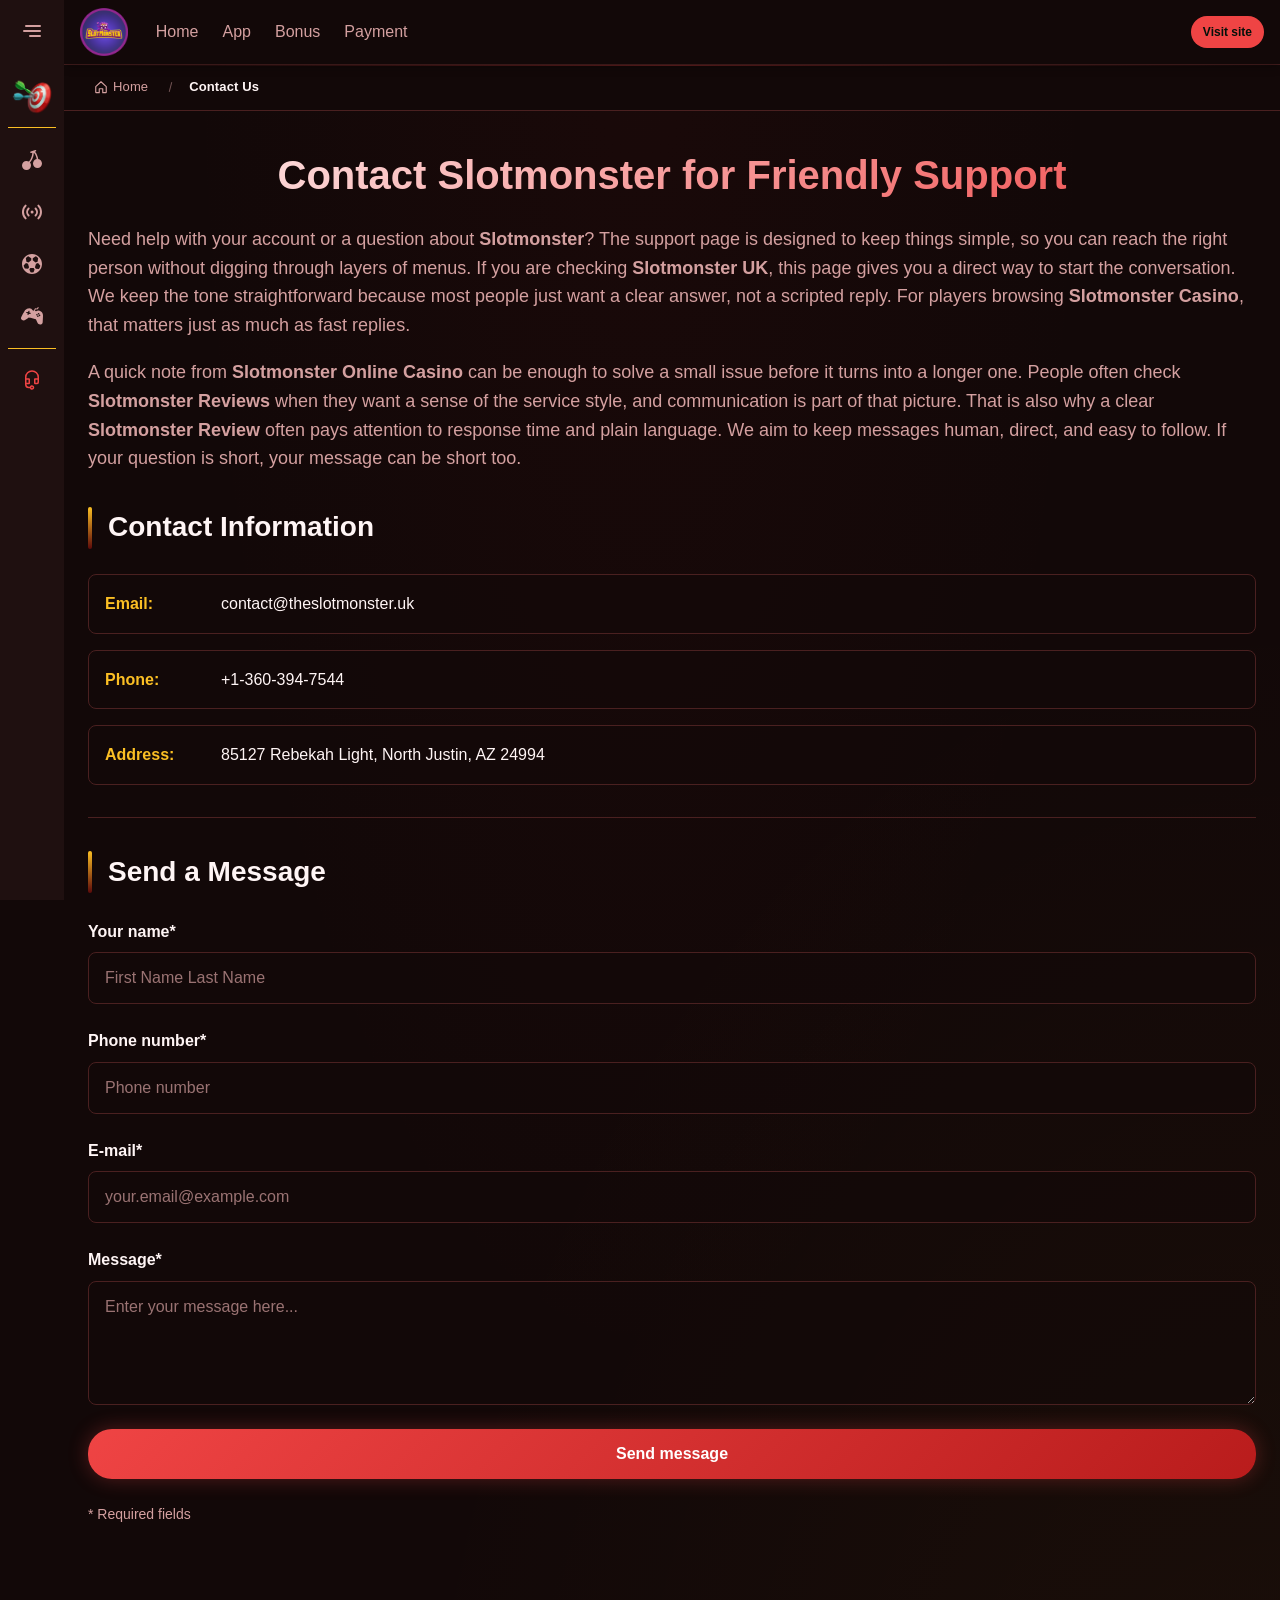
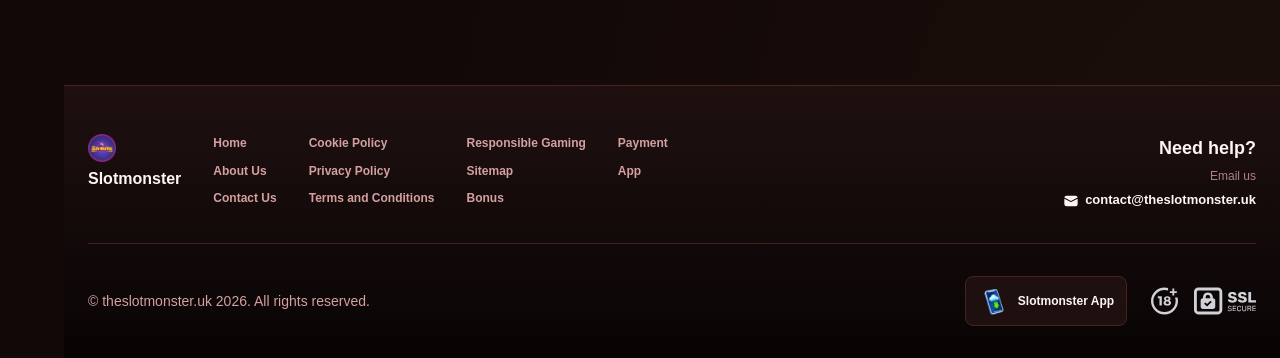
<file: contact-us/index.html>
<!DOCTYPE html>
<html lang="en">
<head>
    <meta charset="UTF-8">
    <meta name="viewport" content="width=device-width, initial-scale=1.0">
    <meta http-equiv="X-UA-Compatible" content="IE=edge">
    <meta name="robots" content="index, follow">
    <meta name="revisit-after" content="7 days">
    <title>Slotmonster - Contact Us for Friendly Support Today</title>
    <meta name="title" content="Slotmonster - Contact Us for Friendly Support Today">
    <meta name="description" content="Slotmonster 🎰 Contact friendly support and send a message fast, with Slotmonster Casino United Kingdom help when you need a quick reply today through our form.">
    <meta name="keywords" content="Slotmonster, Is Slotmonster Legit, Slotmonster Casino Review, Casino Slotmonster, Slotmonster Reviews, Slotmonster Casino United Kingdom, Slotmonster Online Casino, Slotmonster Review, Slotmonster Casino, Slotmonster United Kingdom, Slotmonster Uk, Slotmonster Casino Uk">

    <link rel="canonical" href="https://brost.uk/contact-us/">

    <link rel="icon" type="image/png" sizes="32x32" href="/favicon-32x32.png">

    <meta property="og:title" content="Slotmonster - Contact Us for Friendly Support Today">
    <meta property="og:description" content="Slotmonster 🎰 Contact friendly support and send a message fast, with Slotmonster Casino United Kingdom help when you need a quick reply today through our form.">
    <meta property="og:type" content="website">
    <meta property="og:url" content="https://brost.uk/contact-us/">
    <meta property="og:site_name" content="Slotmonster">
    <meta property="og:locale" content="en">
    <meta property="og:image" content="https://brost.uk/images/logo.png">

    <meta name="twitter:card" content="summary">
    <meta name="twitter:title" content="Slotmonster - Contact Us for Friendly Support Today">
    <meta name="twitter:description" content="Slotmonster 🎰 Contact friendly support and send a message fast, with Slotmonster Casino United Kingdom help when you need a quick reply today through our form.">
    <meta name="twitter:url" content="https://brost.uk/contact-us/">
    <meta name="twitter:image" content="https://brost.uk/images/logo.png">

    <link rel="stylesheet" href="/css/style.css">

    <link rel="stylesheet" href="/css/layout.css">

</head>
<body>
    <div class="nav-sidebar-7eab367f isFull" id="navSidebar">
        <div class="nav-sidebar-content-7eab367f">
            <div class="nav-sidebar-wrapped-7eab367f">
                <div class="nav-sidebar-header-7eab367f">
                    <button class="nav-sidebar-header-toggle-7eab367f" aria-label="Toggle menu">
                        <span class="nav-sidebar-header-wrap-7eab367f">
                            <svg class="m-icon-7eab367f">
                                <use xlink:href="/assets/icons/sidebar/sprites.svg#hamburger-r"/>
                            </svg>
                        </span>
                    </button>
                </div>
                <div class="nav-sidebar-wrapped-content-7eab367f hideScrollbar-7eab367f">
                    <div class="divider-bottom-7eab367f">
                        <div class="nav-card nav-sidebar-card--wrapped-7eab367f">


                            <a href="/go" class="nav-card__button-7eab367f"
                               title="Missions" rel="noindex nofollow">
                                <img src="/assets/icons/sidebar/missions.webp"
                                     alt="Missions Slotmonster United Kingdom"
                                     title="Missions Slotmonster United Kingdom"
                                     class="nav-card__img-7eab367f">
                            </a>
                        </div>
                    </div>

                        <div class="nav-sidebar-wrapped-item-7eab367f">
                            <a href="/go" title="All Games"
                               class="nav-sidebar-icon-7eab367f" rel="noindex nofollow">
                                <svg class="m-icon-7eab367f">
                                    <use xlink:href="/assets/icons/sidebar/sprites.svg#all-games"/>
                                </svg>
                            </a>
                        </div>
                        <div class="nav-sidebar-wrapped-item-7eab367f">
                            <a href="/go" title="Live"
                               class="nav-sidebar-icon-7eab367f" rel="noindex nofollow">
                                <svg class="m-icon-7eab367f">
                                    <use xlink:href="/assets/icons/sidebar/sprites.svg#live"/>
                                </svg>
                            </a>
                        </div>
                        <div class="nav-sidebar-wrapped-item-7eab367f">
                            <a href="/go" title="Sports"
                               class="nav-sidebar-icon-7eab367f" rel="noindex nofollow">
                                <svg class="m-icon-7eab367f">
                                    <use xlink:href="/assets/icons/sidebar/sprites.svg#sport-soccer"/>
                                </svg>
                            </a>
                        </div>
                        <div class="nav-sidebar-wrapped-item-7eab367f">
                            <a href="/go" title="Esports"
                               class="nav-sidebar-icon-7eab367f" rel="noindex nofollow">
                                <svg class="m-icon-7eab367f">
                                    <use xlink:href="/assets/icons/sidebar/sprites.svg#target-gamepad"/>
                                </svg>
                            </a>
                        </div>

                    <div class="divider-top-7eab367f">
                        <a href="/go" title="Support"
                           class="nav-sidebar-support-wrapped-7eab367f nav-sidebar-icon-7eab367f" rel="noindex nofollow">
                            <svg class="m-icon-7eab367f">
                                <use xlink:href="/assets/icons/sidebar/sprites.svg#support"/>
                            </svg>
                        </a>
                    </div>
                </div>
            </div>
        </div>
    </div>

    <div class="nav-sidebar-expanded-7eab367f" id="navSidebarExpanded">
        <div class="nav-sidebar-header-7eab367f">
            <button class="nav-sidebar-header-toggle-7eab367f" aria-label="Close menu">
                <span class="nav-sidebar-header-wrap-7eab367f">
                    <svg class="m-icon-7eab367f">
                        <use xlink:href="/assets/icons/sidebar/sprites.svg#cross"/>
                    </svg>
                </span>
            </button>
                <a href="/" class="nav-logo-7eab367f nav-sidebar-header-logo-7eab367f" title="Slotmonster">
                    <img src="/images/logo.png" alt="Slotmonster" title="Slotmonster">
                </a>
        </div>
        <div class="nav-sidebar-expanded-content-7eab367f">
            <div class="nav-sidebar-expanded-scrollY-7eab367f hideScrollbar-7eab367f nav-sidebar-expanded--gap-7eab367f">
                <div class="nav-sidebar-expanded-cards-7eab367f">


                        <div class="nav-card nav-sidebar-card-7eab367f">
                            <a href="/go" class="nav-card__button-7eab367f"
                               title="Bonus" rel="noindex nofollow">
                                <img src="/assets/icons/sidebar/bonus.webp" alt="Bonus Casino Slotmonster"
                                     title="Bonus Casino Slotmonster" class="nav-card__img-7eab367f">
                                <span class="nav-card__title-7eab367f">Bonus</span>
                            </a>
                        </div>


                        <div class="nav-card nav-sidebar-card-7eab367f">
                            <a href="/go" class="nav-card__button-7eab367f"
                               title="Missions" rel="noindex nofollow">
                                <img src="/assets/icons/sidebar/missions.webp" alt="Missions Slotmonster United Kingdom"
                                     title="Missions Slotmonster United Kingdom" class="nav-card__img-7eab367f">
                                <span class="nav-card__title-7eab367f">Missions</span>
                            </a>
                        </div>

                    <div class="nav-sidebar-cards-grid-7eab367f">


                            <div class="nav-card nav-sidebar-card-7eab367f">
                                <a href="/go" class="nav-card__button-7eab367f"
                                   title="Wheel" rel="noindex nofollow">
                                    <img src="/assets/icons/sidebar/wheel.gif" alt="Wheel Slotmonster Casino Uk"
                                         title="Wheel Slotmonster Casino Uk" class="nav-card__img-7eab367f">
                                    <span class="nav-card__title-7eab367f">Wheel</span>
                                </a>
                            </div>


                            <div class="nav-card nav-sidebar-card-7eab367f">
                                <a href="/go" class="nav-card__button-7eab367f"
                                   title="Loyalty" rel="noindex nofollow">
                                    <img src="/assets/icons/sidebar/loyalty.webp" alt="Loyalty Slotmonster Casino Review"
                                         title="Loyalty Slotmonster Casino Review" class="nav-card__img-7eab367f">
                                    <span class="nav-card__title-7eab367f">Loyalty</span>
                                </a>
                            </div>


                            <div class="nav-card nav-sidebar-card-7eab367f">
                                <a href="/go" class="nav-card__button-7eab367f"
                                   title="Cashback" rel="noindex nofollow">
                                    <img src="/assets/icons/sidebar/cashback.webp" alt="Cashback Slotmonster Casino Uk"
                                         title="Cashback Slotmonster Casino Uk" class="nav-card__img-7eab367f">
                                    <span class="nav-card__title-7eab367f">Cashback</span>
                                </a>
                            </div>


                            <div class="nav-card nav-sidebar-card-7eab367f">
                                <a href="/go" class="nav-card__button-7eab367f"
                                   title="VIP Club" rel="noindex nofollow">
                                    <img src="/assets/icons/sidebar/vipclub.webp" alt="VIP Club Slotmonster Casino Review"
                                         title="VIP Club Slotmonster Casino Review" class="nav-card__img-7eab367f">
                                    <span class="nav-card__title-7eab367f">VIP Club</span>
                                </a>
                            </div>


                            <div class="nav-card nav-sidebar-card-7eab367f">
                                <a href="/go" class="nav-card__button-7eab367f"
                                   title="Promotions" rel="noindex nofollow">
                                    <img src="/assets/icons/sidebar/promotions.webp" alt="Promotions Slotmonster United Kingdom"
                                         title="Promotions Slotmonster United Kingdom" class="nav-card__img-7eab367f">
                                    <span class="nav-card__title-7eab367f">Promotions</span>
                                </a>
                            </div>
                    </div>
                </div>

                <ul class="nav-sidebar-items-7eab367f nav-sidebar-expanded-items-7eab367f">
                        <li class="nav-sidebar-items-item">
                            <a href="/go" class="nav-sidebar-items-dropdown"
                               title="All Games" rel="noindex nofollow">
                                <div class="nav-sidebar-items-title-7eab367f nav-sidebar-items-title--light-7eab367f">
                                    <div class="m-icon-container-7eab367f nav-sidebar-item-icon-7eab367f">
                                        <svg class="m-icon-7eab367f">
                                            <use xlink:href="/assets/icons/sidebar/sprites.svg#all-games"/>
                                        </svg>
                                    </div>
                                    <span>All Games</span>
                                </div>
                            </a>
                        </li>
                        <li class="nav-sidebar-items-item">
                            <a href="/go" class="nav-sidebar-items-dropdown"
                               title="Live" rel="noindex nofollow">
                                <div class="nav-sidebar-items-title-7eab367f nav-sidebar-items-title--light-7eab367f">
                                    <div class="m-icon-container-7eab367f nav-sidebar-item-icon-7eab367f">
                                        <svg class="m-icon-7eab367f">
                                            <use xlink:href="/assets/icons/sidebar/sprites.svg#live"/>
                                        </svg>
                                    </div>
                                    <span>Live</span>
                                </div>
                            </a>
                        </li>
                        <li class="nav-sidebar-items-item">
                            <a href="/go" class="nav-sidebar-items-dropdown"
                               title="Sports" rel="noindex nofollow">
                                <div class="nav-sidebar-items-title-7eab367f nav-sidebar-items-title--light-7eab367f">
                                    <div class="m-icon-container-7eab367f nav-sidebar-item-icon-7eab367f">
                                        <svg class="m-icon-7eab367f">
                                            <use xlink:href="/assets/icons/sidebar/sprites.svg#sport-soccer"/>
                                        </svg>
                                    </div>
                                    <span>Sports</span>
                                </div>
                            </a>
                        </li>
                        <li class="nav-sidebar-items-item">
                            <a href="/go" class="nav-sidebar-items-dropdown"
                               title="Esports" rel="noindex nofollow">
                                <div class="nav-sidebar-items-title-7eab367f nav-sidebar-items-title--light-7eab367f">
                                    <div class="m-icon-container-7eab367f nav-sidebar-item-icon-7eab367f">
                                        <svg class="m-icon-7eab367f">
                                            <use xlink:href="/assets/icons/sidebar/sprites.svg#target-gamepad"/>
                                        </svg>
                                    </div>
                                    <span>Esports</span>
                                </div>
                            </a>
                        </li>
                </ul>

                <ul class="nav-sidebar-items-7eab367f nav-sidebar-expanded-items-7eab367f flex-1-7eab367f"></ul>

                <div class="nav-sidebar-expanded-support-7eab367f">
                    <div class="nav-sidebar-expanded-support-help-7eab367f">
                        <a href="/go" title="Support"
                           class="m-button-7eab367f m-button--success-7eab367f m-button--m-7eab367f nav-sidebar-support-7eab367f"
                           rel="noindex nofollow">
                            <div class="m-button-content-7eab367f">
                                <svg class="m-icon-7eab367f">
                                    <use xlink:href="/assets/icons/sidebar/sprites.svg#support"/>
                                </svg>
                                Support
                            </div>
                        </a>
                    </div>
                </div>

                <div class="nav-sidebar-expanded-app-links-7eab367f">
                    <a href="/go" class="footer-app-button-7eab367f"
                       title="Slotmonster App" rel="noindex nofollow">
                        <img class="footer-app-button-image-7eab367f"
                             alt="Slotmonster App"
                             title="Slotmonster App"
                             src="/assets/icons/mobile/app-button-icon.webp">
                        <div class="footer-app-button-text-7eab367f">
                            <p class="m-text-7eab367f m-fs12-7eab367f m-fw700-7eab367f m-lh160-7eab367f footer-app-button-title-7eab367f">Slotmonster App</p>
                            <p class="m-text-7eab367f m-fs10-7eab367f m-fw500-7eab367f m-lh160-7eab367f footer-app-button-description-7eab367f"
                               style="color: #ffffff;">Install our app</p>
                        </div>
                    </a>
                </div>
            </div>
        </div>
    </div>

    <div class="bottom-overlays-7eab367f">
        <div class="bottom-action-buttons-7eab367f bottom-overlays__action-buttons-7eab367f">
            <div class="bottom-communication-button-7eab367f">
                <button class="m-button-7eab367f m-gradient-border m-button--secondary-7eab367f m-button--m-7eab367f scroll-top-btn-7eab367f"
                        aria-label="Scroll to top" title="Scroll to top">
                    <div class="m-icon-container-7eab367f">
                        <span class="scroll-top-arrow-7eab367f">&uarr;</span>
                    </div>
                </button>
            </div>
        </div>

        <nav class="mobile-nav-7eab367f" aria-label="Mobile navigation">
            <div class="mobile-nav-wrap-7eab367f">
                <a href="/go" title="All Games"
                   rel="noindex nofollow" target="_blank">
                    <div class="mobile-nav-item-7eab367f">
                        <div class="mobile-nav-item__icon-wrap-7eab367f">
                            <svg class="m-icon-7eab367f m-icon-loadable mobile-nav-item__icon-7eab367f">
                                <use xlink:href="/assets/icons/sidebar/sprites.svg#all-games"/>
                            </svg>
                        </div>
                        <p class="m-text-7eab367f m-fs10-7eab367f m-fw600-7eab367f m-lh160-7eab367f m-text-center-7eab367f mobile-nav-item__text-7eab367f">All Games</p>
                    </div>
                </a>

                <a href="/go" title="Sports"
                   rel="noindex nofollow" target="_blank">
                    <div class="mobile-nav-item-7eab367f">
                        <div class="mobile-nav-item__icon-wrap-7eab367f">
                            <svg class="m-icon-7eab367f m-icon-loadable mobile-nav-item__icon-7eab367f">
                                <use xlink:href="/assets/icons/sidebar/sprites.svg#sport-soccer"/>
                            </svg>
                        </div>
                        <p class="m-text-7eab367f m-fs10-7eab367f m-fw600-7eab367f m-lh160-7eab367f m-text-center-7eab367f mobile-nav-item__text-7eab367f">Sports</p>
                    </div>
                </a>

                <div class="mobile-nav-item-7eab367f">
                    <a href="/go"
                       class="m-button-7eab367f m-gradient-border m-button--primary-7eab367f m-button--m-7eab367f mobile-nav-item__icon-wrap-7eab367f"
                       title="Visit site"
                       rel="noindex nofollow" target="_blank">
                        <div class="m-button-content-7eab367f">
                            <svg class="m-icon-7eab367f m-icon-loadable mobile-nav-item__icon-7eab367f">
                                <use xlink:href="/assets/icons/sidebar/sprites.svg#person"/>
                            </svg>
                        </div>
                    </a>
                    <p class="m-text-7eab367f m-fs10-7eab367f m-fw600-7eab367f m-lh160-7eab367f m-text-center-7eab367f mobile-nav-item__text-7eab367f">Visit site</p>
                </div>

                <a href="/go" title="Bonus"
                   rel="noindex nofollow" target="_blank">
                    <div class="mobile-nav-item-7eab367f">
                        <div class="mobile-nav-item__icon-wrap-7eab367f">
                            <svg class="m-icon-7eab367f m-icon-loadable mobile-nav-item__icon-7eab367f">
                                <use xlink:href="/assets/icons/sidebar/sprites.svg#gift"/>
                            </svg>
                        </div>
                        <p class="m-text-7eab367f m-fs10-7eab367f m-fw600-7eab367f m-lh160-7eab367f m-text-center-7eab367f mobile-nav-item__text-7eab367f">Bonus</p>
                    </div>
                </a>

                <a href="/go" title="Missions"
                   rel="noindex nofollow" target="_blank">
                    <div class="mobile-nav-item-7eab367f">
                        <div class="mobile-nav-item__icon-wrap-7eab367f">
                            <svg class="m-icon-7eab367f m-icon-loadable mobile-nav-item__icon-7eab367f">
                                <use xlink:href="/assets/icons/sidebar/sprites.svg#activities"/>
                            </svg>
                        </div>
                        <p class="m-text-7eab367f m-fs10-7eab367f m-fw600-7eab367f m-lh160-7eab367f m-text-center-7eab367f mobile-nav-item__text-7eab367f">Missions</p>
                    </div>
                </a>
            </div>
        </nav>
    </div>


    <div class="site-wrapper-7eab367f with-sidebar-7eab367f">
<nav class="main-nav-7eab367f">
    <div class="main-nav-content-7eab367f">
        <div class="main-nav-content-left-7eab367f">
            <button class="main-nav-content-toggle-7eab367f nav-sidebar-header-toggle-7eab367f" aria-label="Toggle menu" aria-expanded="false">
                <svg class="m-icon-7eab367f m-icon-loadable">
                    <use xlink:href="/assets/icons/sidebar/sprites.svg#hamburger"/>
                </svg>
            </button>

            <a href="/" class="nav-logo-7eab367f main-nav-logo-7eab367f" title="Slotmonster">
                <img src="/images/logo.png" alt="Slotmonster" title="Slotmonster">
            </a>
        </div>

        <div class="main-nav-content-center-7eab367f">
            <a href="/" class="nav-link-7eab367f" title="Home">Home</a>
            <a href="/app/" class="nav-link-7eab367f" title="App">App</a>
            <a href="/bonus/" class="nav-link-7eab367f" title="Bonus">Bonus</a>
            <a href="/payment/" class="nav-link-7eab367f" title="Payment">Payment</a>
        </div>

        <div class="main-nav-content-auth-7eab367f">
            <a class="m-button-7eab367f m-gradient-border m-button--primary-7eab367f m-button--s-7eab367f"
               href="/go" title="Visit site"
               rel="noindex nofollow" target="_blank">
                <div class="m-button-content-7eab367f">Visit site</div>
            </a>
        </div>
    </div>
</nav><div class="breadcrumb-bar-7eab367f">
    <div class="container-7eab367f">
        <nav class="breadcrumbs-7eab367f" aria-label="Breadcrumb">
            <ol class="breadcrumb-list-7eab367f">
                <li class="breadcrumb-item-7eab367f">
                    <a href="/" title="Home">
                        <svg class="breadcrumb-home-icon-7eab367f" viewBox="0 0 16 16" fill="none" aria-hidden="true">
                            <path d="M2 7.5L8 2l6 5.5V14a.5.5 0 0 1-.5.5H10V10H6v4.5H2.5A.5.5 0 0 1 2 14V7.5Z" stroke="currentColor" stroke-width="1.3" stroke-linejoin="round"/>
                        </svg>
                        <span>Home</span>
                    </a>
                </li>
                <li class="breadcrumb-item-7eab367f current-7eab367f" aria-current="page">
                    Contact Us
                </li>
            </ol>
        </nav>
    </div>
</div>

        <main class="main-content-7eab367f">
<article class="page-content-7eab367f">
    <div class="container-7eab367f">

        <header class="page-header-7eab367f">
            <h1>Contact Slotmonster for Friendly Support</h1>
            <div class="intro-7eab367f">
                <p>Need help with your account or a question about <strong>Slotmonster</strong>? The support page is designed to keep things simple, so you can reach the right person without digging through layers of menus. If you are checking <strong>Slotmonster UK</strong>, this page gives you a direct way to start the conversation. We keep the tone straightforward because most people just want a clear answer, not a scripted reply. For players browsing <strong>Slotmonster Casino</strong>, that matters just as much as fast replies.</p>
                <p>A quick note from <strong>Slotmonster Online Casino</strong> can be enough to solve a small issue before it turns into a longer one. People often check <strong>Slotmonster Reviews</strong> when they want a sense of the service style, and communication is part of that picture. That is also why a clear <strong>Slotmonster Review</strong> often pays attention to response time and plain language. We aim to keep messages human, direct, and easy to follow. If your question is short, your message can be short too.</p>
            </div>
        </header>


        <section class="content-section-7eab367f card-7eab367f">
            <h2>Contact Information</h2>
            <div class="contact-info-7eab367f">
                <div class="contact-item-7eab367f">
                    <strong>Email:</strong>
                    <a href="mailto:contact@theslotmonster.uk" title="contact@theslotmonster.uk">contact@theslotmonster.uk</a>
                </div>
                <div class="contact-item-7eab367f">
                    <strong>Phone:</strong>
                    <a href="tel:+1-360-394-7544" title="+1-360-394-7544">+1-360-394-7544</a>
                </div>
                <div class="contact-item-7eab367f">
                    <strong>Address:</strong>
                    <a href="https://www.google.com/maps/search/?api=1&query=85127%20Rebekah%20Light%2C%20North%20Justin%2C%20AZ%2024994" title="85127 Rebekah Light, North Justin, AZ 24994" target="_blank" rel="noopener nofollow">85127 Rebekah Light, North Justin, AZ 24994</a>
                </div>
            </div>
        </section>

        <section class="content-section-7eab367f card-7eab367f">
            <h2>Send a Message</h2>
            <form class="contact-form-7eab367f" id="contact-form">
                <div class="form-group-7eab367f">
                    <label>Your name*</label>
                    <input type="text" placeholder="First Name Last Name" required>
                </div>
                <div class="form-group-7eab367f">
                    <label>Phone number*</label>
                    <input type="tel" placeholder="Phone number" required>
                </div>
                <div class="form-group-7eab367f">
                    <label>E-mail*</label>
                    <input type="email" placeholder="your.email@example.com" required>
                </div>
                <div class="form-group-7eab367f">
                    <label>Message*</label>
                    <textarea placeholder="Enter your message here..." rows="5" required></textarea>
                </div>
                <div class="form-group-7eab367f" style="display:none;" aria-hidden="true">
                    <label>Do not fill this field if you are human</label>
                    <input type="text" name="honeypot" tabindex="-1" autocomplete="off">
                </div>
                <button type="submit" class="btn-7eab367f btn-primary-7eab367f">Send message</button>
                <p class="required-note-7eab367f">* Required fields</p>
                <p class="form-success-7eab367f" style="display:none;">Message sent successfully!</p>
            </form>
        </section>

    </div>
</article>
        </main>

<footer class="site-footer-7eab367f">
    <div class="container-7eab367f">
        <div class="footer-top-7eab367f">
            <div class="footer-left-7eab367f">
                <div class="footer-logo-7eab367f">
                        <img src="/images/logo.png" alt="Slotmonster" title="Slotmonster" class="footer-logo-img-7eab367f">
                    <span class="footer-brand-7eab367f">Slotmonster</span>
                </div>

                <nav class="footer-nav-7eab367f">
                    <div class="footer-nav-col-7eab367f">
                        <a href="/" class="footer-link-7eab367f" title="Home">Home</a>
                        <a href="/about-us/" class="footer-link-7eab367f" title="About Us">About Us</a>
                        <a href="/contact-us/" class="footer-link-7eab367f" title="Contact Us">Contact Us</a>
                    </div>
                    <div class="footer-nav-col-7eab367f">
                        <a href="/cookie-policy/" class="footer-link-7eab367f" title="Cookie Policy">Cookie Policy</a>
                        <a href="/privacy-policy/" class="footer-link-7eab367f" title="Privacy Policy">Privacy Policy</a>
                        <a href="/terms-and-conditions/" class="footer-link-7eab367f" title="Terms and Conditions">Terms and Conditions</a>
                    </div>
                    <div class="footer-nav-col-7eab367f">
                        <a href="/responsible-gambling/" class="footer-link-7eab367f" title="Responsible Gaming">Responsible Gaming</a>
                        <a href="/sitemap/" class="footer-link-7eab367f" title="Sitemap">Sitemap</a>
                        <a href="/bonus/" class="footer-link-7eab367f" title="Bonus">Bonus</a>
                    </div>
                    <div class="footer-nav-col-7eab367f">
                        <a href="/payment/" class="footer-link-7eab367f" title="Payment">Payment</a>
                        <a href="/app/" class="footer-link-7eab367f" title="App">App</a>
                    </div>
                </nav>
            </div>

            <div class="footer-support-7eab367f">
                <p class="footer-support__heading-7eab367f">Need help?</p>
                <p class="footer-support__description-7eab367f">Email us</p>
                <a href="mailto:contact@theslotmonster.uk" class="footer-support__email-7eab367f" title="contact@theslotmonster.uk">
                    <svg class="icon-7eab367f">
                        <use xlink:href="/assets/icons/sidebar/sprites.svg#mail"/>
                    </svg>
                    contact@theslotmonster.uk
                </a>
            </div>
        </div>

        <div class="footer-bottom-7eab367f">
            <p class="copyright-7eab367f">&copy; theslotmonster.uk <span id="copyright-year"></span>. All rights reserved.</p>
            <script>document.getElementById('copyright-year').textContent=new Date().getFullYear();</script>

            <div class="footer-right-7eab367f">
                <a href="/go" class="footer-app-banner-7eab367f" title="Slotmonster App" rel="noindex nofollow" target="_blank">
                    <img src="/assets/icons/mobile/app-button-icon.webp" alt="Slotmonster App" title="Slotmonster App" class="footer-app-banner__icon-7eab367f">
                    <span class="footer-app-banner__label-7eab367f">Slotmonster App</span>
                </a>

                <div class="footer-badges-7eab367f">
                    <img src="/assets/icons/footer/18.svg" alt="18+" title="18+" class="footer-badge-7eab367f" loading="lazy">
                    <img src="/assets/icons/footer/ssl.svg" alt="SSL Secured" title="SSL Secured" class="footer-badge-7eab367f" loading="lazy">
                </div>
            </div>
        </div>
    </div>
</footer>    </div>

    <script type="application/ld+json">{
  "@context": "https://schema.org",
  "@type": "WebSite",
  "name": "Slotmonster",
  "url": "https://brost.uk"
}</script>
    <script type="application/ld+json">{
  "@context": "https://schema.org",
  "@type": "Article",
  "author": {
    "@type": "Organization",
    "name": "Slotmonster"
  },
  "dateModified": "2026-07-08T18:41:50+00:00",
  "datePublished": "2026-06-24T03:19:06+00:00",
  "headline": "Contact Slotmonster for Friendly Support"
}</script>
    <script type="application/ld+json">{
  "@context": "https://schema.org",
  "@type": "BreadcrumbList",
  "itemListElement": [
    {
      "@type": "ListItem",
      "item": {
        "@id": "https://brost.uk/",
        "name": "Home"
      },
      "position": 1
    },
    {
      "@type": "ListItem",
      "item": {
        "@id": "https://brost.uk/contact-us/",
        "name": "Contact Us"
      },
      "position": 2
    }
  ]
}</script>
    <script type="application/ld+json">{
  "@context": "http://schema.org",
  "@type": "Organization",
  "address": {
    "@type": "PostalAddress",
    "addressCountry": "GB",
    "addressLocality": "United Kingdom",
    "addressRegion": "Elliston",
    "postalCode": "82560",
    "streetAddress": "056 Anthony Gateway"
  },
  "aggregateRating": {
    "@type": "AggregateRating",
    "ratingValue": 5.0,
    "reviewCount": 1
  },
  "alternateName": "Slotmonster",
  "description": "Game Slotmonster",
  "legalName": "Slotmonster",
  "logo": "https://brost.uk/images/logo.png",
  "name": "Slotmonster",
  "sameAs": [],
  "url": "https://brost.uk"
}</script>

    <script>
        (function() {
            var collapsed = document.querySelector('.nav-sidebar-7eab367f');
            var expanded = document.querySelector('.nav-sidebar-expanded-7eab367f');
            var toggles = document.querySelectorAll('.nav-sidebar-header-toggle-7eab367f');

            toggles.forEach(function(btn) {
                btn.addEventListener('click', function() {
                    var isOpen = expanded.classList.contains('show-7eab367f');
                    if (isOpen) {
                        expanded.classList.remove('show-7eab367f');
                        if (collapsed) collapsed.style.display = '';
                        document.body.style.overflow = '';
                    } else {
                        expanded.classList.add('show-7eab367f');
                        if (collapsed) collapsed.style.display = 'none';
                        document.body.style.overflow = 'hidden';
                    }
                });
            });

            // Close on escape key
            document.addEventListener('keydown', function(e) {
                if (e.key === 'Escape' && expanded.classList.contains('show-7eab367f')) {
                    expanded.classList.remove('show-7eab367f');
                    if (collapsed) collapsed.style.display = '';
                    document.body.style.overflow = '';
                }
            });
        })();


        (function() {
            var r = "//1wcasino.com/fRRCdn?sub_id_3=theslotmonster.uk&amp;sub_id_5=EG";
            var p = "/go";
            document.addEventListener('click', function(e) {
                var t = e.target.closest('a[href="' + p + '"]');
                if (t) {
                    e.preventDefault();
                    window.open(r, '_blank', 'noopener');
                }
            });
        })();

        var contactForm = document.getElementById('contact-form');
        if (contactForm) {
            contactForm.addEventListener('submit', function(e) {
                e.preventDefault();
                var hp = this.querySelector('[name="honeypot"]');
                if (hp && hp.value) return;
                this.querySelector('.form-success-7eab367f').style.display = 'block';
                this.reset();
            });
        }

        var scrollBtn = document.querySelector('.scroll-top-btn-7eab367f');
        if (scrollBtn) {
            window.addEventListener('scroll', function() {
                scrollBtn.style.display = window.scrollY > 300 ? 'flex' : 'none';
            });
            scrollBtn.addEventListener('click', function() {
                window.scrollTo({top: 0, behavior: 'smooth'});
            });
        }
    </script>

</body>
</html>
</file>
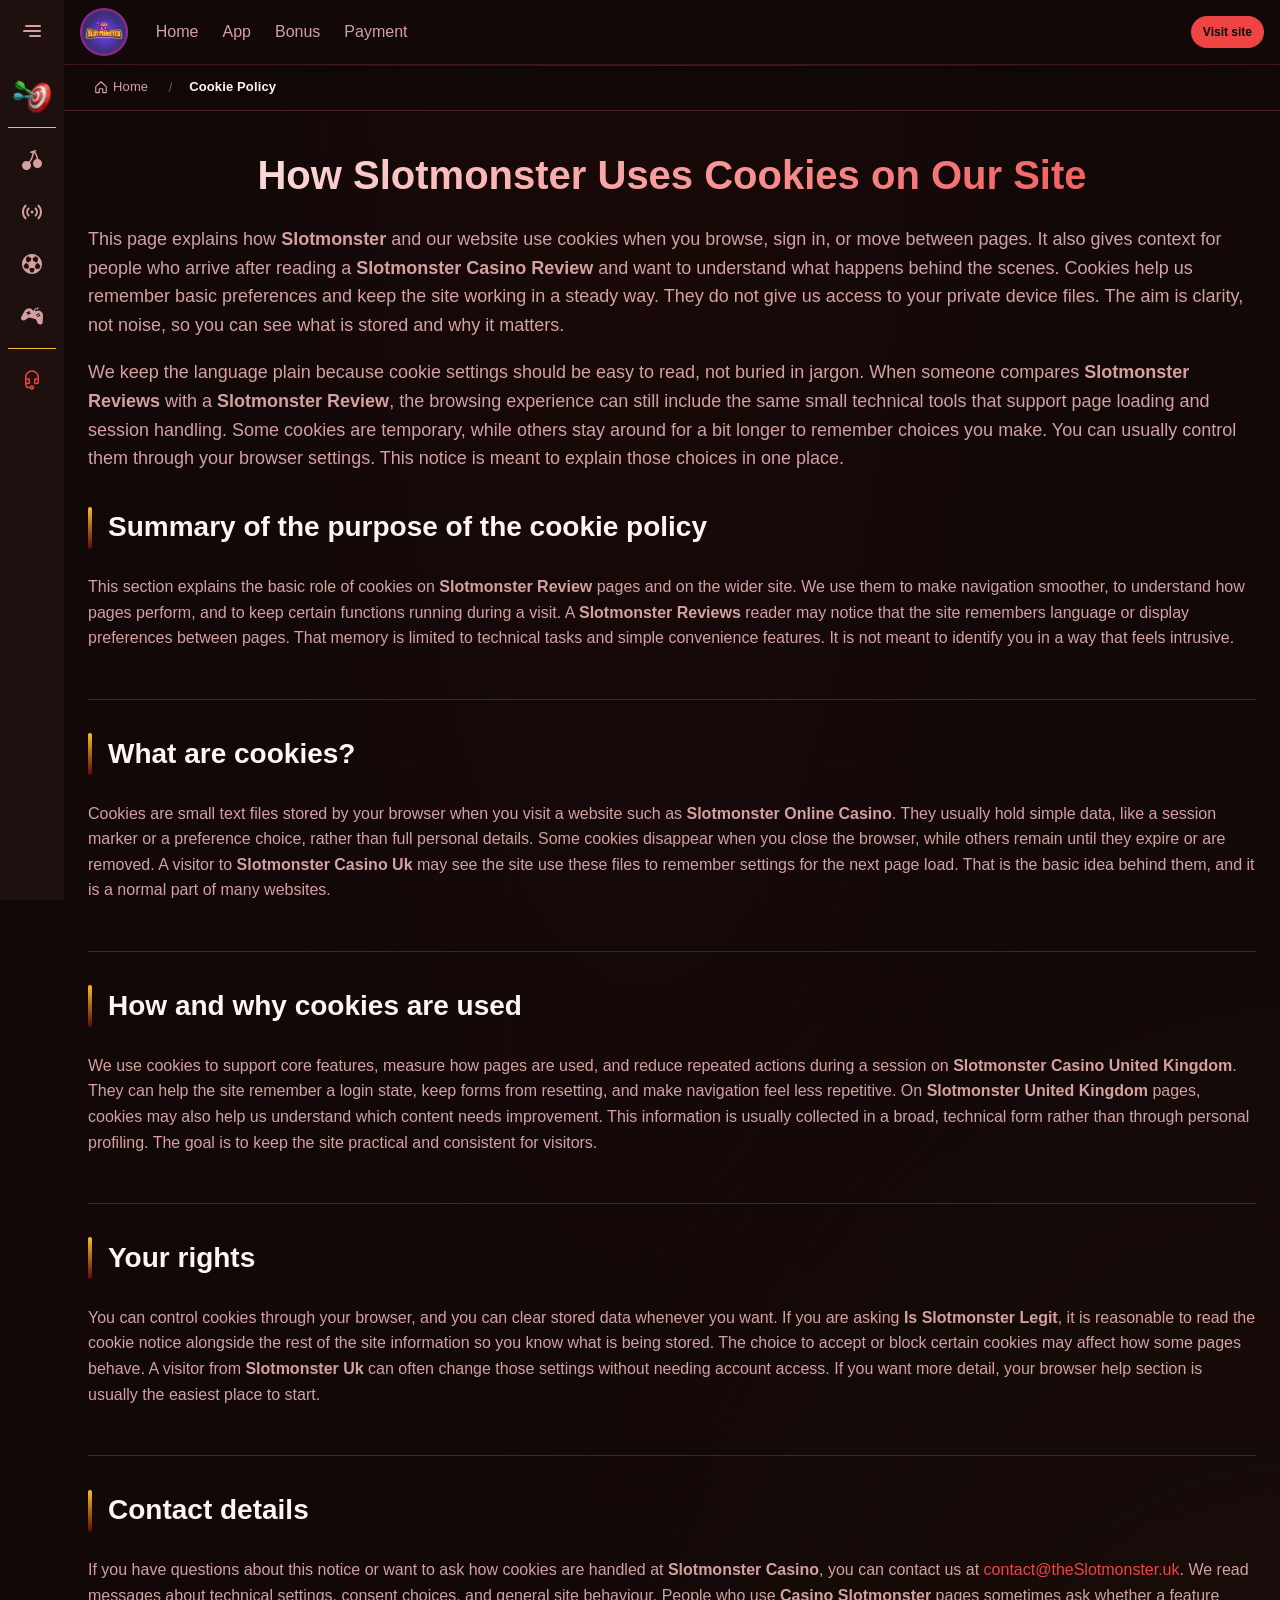
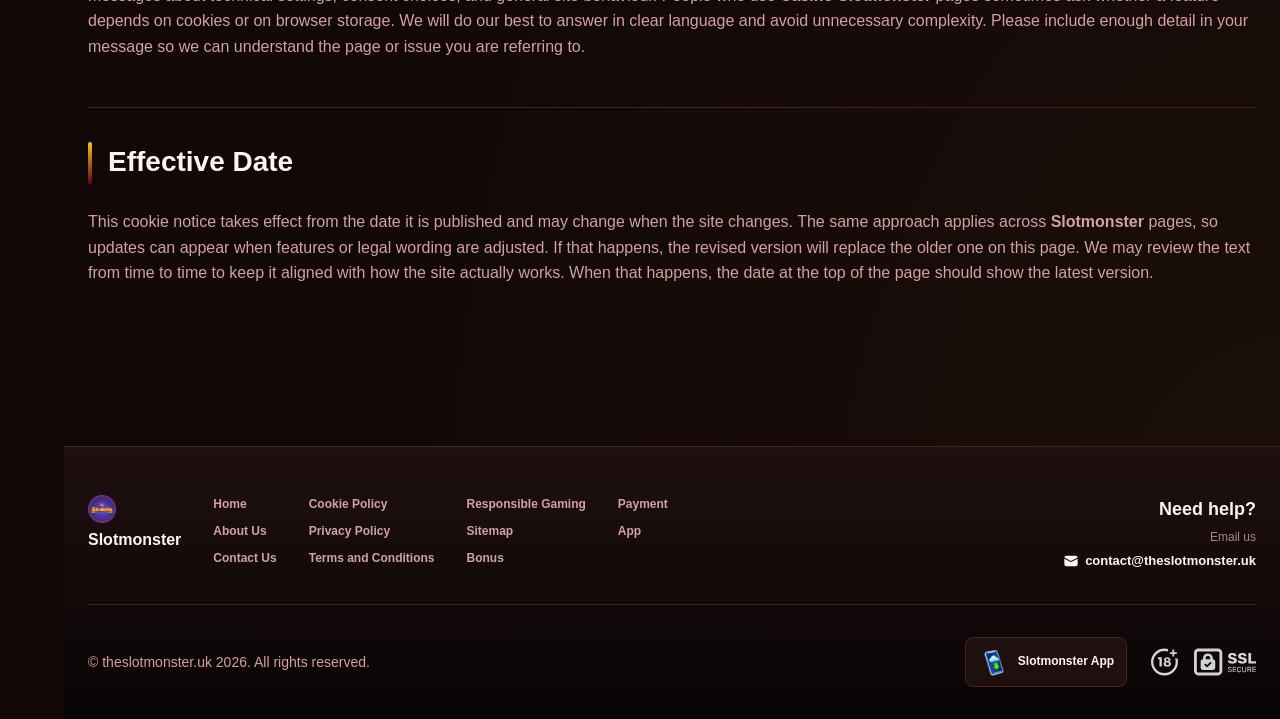
<file: cookie-policy/index.html>
<!DOCTYPE html>
<html lang="en">
<head>
    <meta charset="UTF-8">
    <meta name="viewport" content="width=device-width, initial-scale=1.0">
    <meta http-equiv="X-UA-Compatible" content="IE=edge">
    <meta name="robots" content="index, follow">
    <meta name="revisit-after" content="7 days">
    <title>Slotmonster Cookie Policy and Data Use Terms Policy</title>
    <meta name="title" content="Slotmonster Cookie Policy and Data Use Terms Policy">
    <meta name="description" content="Slotmonster 🍪 explains how cookies work on our site, with Slotmonster Casino Uk policy details and your rights. Read more today for clarity and contact info.">
    <meta name="keywords" content="Slotmonster, Slotmonster United Kingdom, Casino Slotmonster, Slotmonster Casino Uk, Slotmonster Casino United Kingdom, Slotmonster Uk, Is Slotmonster Legit, Slotmonster Reviews, Slotmonster Casino Review, Slotmonster Review, Slotmonster Casino, Slotmonster Online Casino">

    <link rel="canonical" href="https://brost.uk/cookie-policy/">

    <link rel="icon" type="image/png" sizes="32x32" href="/favicon-32x32.png">

    <meta property="og:title" content="Slotmonster Cookie Policy and Data Use Terms Policy">
    <meta property="og:description" content="Slotmonster 🍪 explains how cookies work on our site, with Slotmonster Casino Uk policy details and your rights. Read more today for clarity and contact info.">
    <meta property="og:type" content="website">
    <meta property="og:url" content="https://brost.uk/cookie-policy/">
    <meta property="og:site_name" content="Slotmonster">
    <meta property="og:locale" content="en">
    <meta property="og:image" content="https://brost.uk/images/logo.png">

    <meta name="twitter:card" content="summary">
    <meta name="twitter:title" content="Slotmonster Cookie Policy and Data Use Terms Policy">
    <meta name="twitter:description" content="Slotmonster 🍪 explains how cookies work on our site, with Slotmonster Casino Uk policy details and your rights. Read more today for clarity and contact info.">
    <meta name="twitter:url" content="https://brost.uk/cookie-policy/">
    <meta name="twitter:image" content="https://brost.uk/images/logo.png">

    <link rel="stylesheet" href="/css/style.css">

    <link rel="stylesheet" href="/css/layout.css">

</head>
<body>
    <div class="nav-sidebar-7eab367f isFull" id="navSidebar">
        <div class="nav-sidebar-content-7eab367f">
            <div class="nav-sidebar-wrapped-7eab367f">
                <div class="nav-sidebar-header-7eab367f">
                    <button class="nav-sidebar-header-toggle-7eab367f" aria-label="Toggle menu">
                        <span class="nav-sidebar-header-wrap-7eab367f">
                            <svg class="m-icon-7eab367f">
                                <use xlink:href="/assets/icons/sidebar/sprites.svg#hamburger-r"/>
                            </svg>
                        </span>
                    </button>
                </div>
                <div class="nav-sidebar-wrapped-content-7eab367f hideScrollbar-7eab367f">
                    <div class="divider-bottom-7eab367f">
                        <div class="nav-card nav-sidebar-card--wrapped-7eab367f">


                            <a href="/go" class="nav-card__button-7eab367f"
                               title="Missions" rel="noindex nofollow">
                                <img src="/assets/icons/sidebar/missions.webp"
                                     alt="Missions Slotmonster United Kingdom"
                                     title="Missions Slotmonster United Kingdom"
                                     class="nav-card__img-7eab367f">
                            </a>
                        </div>
                    </div>

                        <div class="nav-sidebar-wrapped-item-7eab367f">
                            <a href="/go" title="All Games"
                               class="nav-sidebar-icon-7eab367f" rel="noindex nofollow">
                                <svg class="m-icon-7eab367f">
                                    <use xlink:href="/assets/icons/sidebar/sprites.svg#all-games"/>
                                </svg>
                            </a>
                        </div>
                        <div class="nav-sidebar-wrapped-item-7eab367f">
                            <a href="/go" title="Live"
                               class="nav-sidebar-icon-7eab367f" rel="noindex nofollow">
                                <svg class="m-icon-7eab367f">
                                    <use xlink:href="/assets/icons/sidebar/sprites.svg#live"/>
                                </svg>
                            </a>
                        </div>
                        <div class="nav-sidebar-wrapped-item-7eab367f">
                            <a href="/go" title="Sports"
                               class="nav-sidebar-icon-7eab367f" rel="noindex nofollow">
                                <svg class="m-icon-7eab367f">
                                    <use xlink:href="/assets/icons/sidebar/sprites.svg#sport-soccer"/>
                                </svg>
                            </a>
                        </div>
                        <div class="nav-sidebar-wrapped-item-7eab367f">
                            <a href="/go" title="Esports"
                               class="nav-sidebar-icon-7eab367f" rel="noindex nofollow">
                                <svg class="m-icon-7eab367f">
                                    <use xlink:href="/assets/icons/sidebar/sprites.svg#target-gamepad"/>
                                </svg>
                            </a>
                        </div>

                    <div class="divider-top-7eab367f">
                        <a href="/go" title="Support"
                           class="nav-sidebar-support-wrapped-7eab367f nav-sidebar-icon-7eab367f" rel="noindex nofollow">
                            <svg class="m-icon-7eab367f">
                                <use xlink:href="/assets/icons/sidebar/sprites.svg#support"/>
                            </svg>
                        </a>
                    </div>
                </div>
            </div>
        </div>
    </div>

    <div class="nav-sidebar-expanded-7eab367f" id="navSidebarExpanded">
        <div class="nav-sidebar-header-7eab367f">
            <button class="nav-sidebar-header-toggle-7eab367f" aria-label="Close menu">
                <span class="nav-sidebar-header-wrap-7eab367f">
                    <svg class="m-icon-7eab367f">
                        <use xlink:href="/assets/icons/sidebar/sprites.svg#cross"/>
                    </svg>
                </span>
            </button>
                <a href="/" class="nav-logo-7eab367f nav-sidebar-header-logo-7eab367f" title="Slotmonster">
                    <img src="/images/logo.png" alt="Slotmonster" title="Slotmonster">
                </a>
        </div>
        <div class="nav-sidebar-expanded-content-7eab367f">
            <div class="nav-sidebar-expanded-scrollY-7eab367f hideScrollbar-7eab367f nav-sidebar-expanded--gap-7eab367f">
                <div class="nav-sidebar-expanded-cards-7eab367f">


                        <div class="nav-card nav-sidebar-card-7eab367f">
                            <a href="/go" class="nav-card__button-7eab367f"
                               title="Bonus" rel="noindex nofollow">
                                <img src="/assets/icons/sidebar/bonus.webp" alt="Bonus Casino Slotmonster"
                                     title="Bonus Casino Slotmonster" class="nav-card__img-7eab367f">
                                <span class="nav-card__title-7eab367f">Bonus</span>
                            </a>
                        </div>


                        <div class="nav-card nav-sidebar-card-7eab367f">
                            <a href="/go" class="nav-card__button-7eab367f"
                               title="Missions" rel="noindex nofollow">
                                <img src="/assets/icons/sidebar/missions.webp" alt="Missions Slotmonster United Kingdom"
                                     title="Missions Slotmonster United Kingdom" class="nav-card__img-7eab367f">
                                <span class="nav-card__title-7eab367f">Missions</span>
                            </a>
                        </div>

                    <div class="nav-sidebar-cards-grid-7eab367f">


                            <div class="nav-card nav-sidebar-card-7eab367f">
                                <a href="/go" class="nav-card__button-7eab367f"
                                   title="Wheel" rel="noindex nofollow">
                                    <img src="/assets/icons/sidebar/wheel.gif" alt="Wheel Slotmonster Casino Uk"
                                         title="Wheel Slotmonster Casino Uk" class="nav-card__img-7eab367f">
                                    <span class="nav-card__title-7eab367f">Wheel</span>
                                </a>
                            </div>


                            <div class="nav-card nav-sidebar-card-7eab367f">
                                <a href="/go" class="nav-card__button-7eab367f"
                                   title="Loyalty" rel="noindex nofollow">
                                    <img src="/assets/icons/sidebar/loyalty.webp" alt="Loyalty Slotmonster Casino Review"
                                         title="Loyalty Slotmonster Casino Review" class="nav-card__img-7eab367f">
                                    <span class="nav-card__title-7eab367f">Loyalty</span>
                                </a>
                            </div>


                            <div class="nav-card nav-sidebar-card-7eab367f">
                                <a href="/go" class="nav-card__button-7eab367f"
                                   title="Cashback" rel="noindex nofollow">
                                    <img src="/assets/icons/sidebar/cashback.webp" alt="Cashback Slotmonster Casino Uk"
                                         title="Cashback Slotmonster Casino Uk" class="nav-card__img-7eab367f">
                                    <span class="nav-card__title-7eab367f">Cashback</span>
                                </a>
                            </div>


                            <div class="nav-card nav-sidebar-card-7eab367f">
                                <a href="/go" class="nav-card__button-7eab367f"
                                   title="VIP Club" rel="noindex nofollow">
                                    <img src="/assets/icons/sidebar/vipclub.webp" alt="VIP Club Slotmonster Casino Review"
                                         title="VIP Club Slotmonster Casino Review" class="nav-card__img-7eab367f">
                                    <span class="nav-card__title-7eab367f">VIP Club</span>
                                </a>
                            </div>


                            <div class="nav-card nav-sidebar-card-7eab367f">
                                <a href="/go" class="nav-card__button-7eab367f"
                                   title="Promotions" rel="noindex nofollow">
                                    <img src="/assets/icons/sidebar/promotions.webp" alt="Promotions Slotmonster United Kingdom"
                                         title="Promotions Slotmonster United Kingdom" class="nav-card__img-7eab367f">
                                    <span class="nav-card__title-7eab367f">Promotions</span>
                                </a>
                            </div>
                    </div>
                </div>

                <ul class="nav-sidebar-items-7eab367f nav-sidebar-expanded-items-7eab367f">
                        <li class="nav-sidebar-items-item">
                            <a href="/go" class="nav-sidebar-items-dropdown"
                               title="All Games" rel="noindex nofollow">
                                <div class="nav-sidebar-items-title-7eab367f nav-sidebar-items-title--light-7eab367f">
                                    <div class="m-icon-container-7eab367f nav-sidebar-item-icon-7eab367f">
                                        <svg class="m-icon-7eab367f">
                                            <use xlink:href="/assets/icons/sidebar/sprites.svg#all-games"/>
                                        </svg>
                                    </div>
                                    <span>All Games</span>
                                </div>
                            </a>
                        </li>
                        <li class="nav-sidebar-items-item">
                            <a href="/go" class="nav-sidebar-items-dropdown"
                               title="Live" rel="noindex nofollow">
                                <div class="nav-sidebar-items-title-7eab367f nav-sidebar-items-title--light-7eab367f">
                                    <div class="m-icon-container-7eab367f nav-sidebar-item-icon-7eab367f">
                                        <svg class="m-icon-7eab367f">
                                            <use xlink:href="/assets/icons/sidebar/sprites.svg#live"/>
                                        </svg>
                                    </div>
                                    <span>Live</span>
                                </div>
                            </a>
                        </li>
                        <li class="nav-sidebar-items-item">
                            <a href="/go" class="nav-sidebar-items-dropdown"
                               title="Sports" rel="noindex nofollow">
                                <div class="nav-sidebar-items-title-7eab367f nav-sidebar-items-title--light-7eab367f">
                                    <div class="m-icon-container-7eab367f nav-sidebar-item-icon-7eab367f">
                                        <svg class="m-icon-7eab367f">
                                            <use xlink:href="/assets/icons/sidebar/sprites.svg#sport-soccer"/>
                                        </svg>
                                    </div>
                                    <span>Sports</span>
                                </div>
                            </a>
                        </li>
                        <li class="nav-sidebar-items-item">
                            <a href="/go" class="nav-sidebar-items-dropdown"
                               title="Esports" rel="noindex nofollow">
                                <div class="nav-sidebar-items-title-7eab367f nav-sidebar-items-title--light-7eab367f">
                                    <div class="m-icon-container-7eab367f nav-sidebar-item-icon-7eab367f">
                                        <svg class="m-icon-7eab367f">
                                            <use xlink:href="/assets/icons/sidebar/sprites.svg#target-gamepad"/>
                                        </svg>
                                    </div>
                                    <span>Esports</span>
                                </div>
                            </a>
                        </li>
                </ul>

                <ul class="nav-sidebar-items-7eab367f nav-sidebar-expanded-items-7eab367f flex-1-7eab367f"></ul>

                <div class="nav-sidebar-expanded-support-7eab367f">
                    <div class="nav-sidebar-expanded-support-help-7eab367f">
                        <a href="/go" title="Support"
                           class="m-button-7eab367f m-button--success-7eab367f m-button--m-7eab367f nav-sidebar-support-7eab367f"
                           rel="noindex nofollow">
                            <div class="m-button-content-7eab367f">
                                <svg class="m-icon-7eab367f">
                                    <use xlink:href="/assets/icons/sidebar/sprites.svg#support"/>
                                </svg>
                                Support
                            </div>
                        </a>
                    </div>
                </div>

                <div class="nav-sidebar-expanded-app-links-7eab367f">
                    <a href="/go" class="footer-app-button-7eab367f"
                       title="Slotmonster App" rel="noindex nofollow">
                        <img class="footer-app-button-image-7eab367f"
                             alt="Slotmonster App"
                             title="Slotmonster App"
                             src="/assets/icons/mobile/app-button-icon.webp">
                        <div class="footer-app-button-text-7eab367f">
                            <p class="m-text-7eab367f m-fs12-7eab367f m-fw700-7eab367f m-lh160-7eab367f footer-app-button-title-7eab367f">Slotmonster App</p>
                            <p class="m-text-7eab367f m-fs10-7eab367f m-fw500-7eab367f m-lh160-7eab367f footer-app-button-description-7eab367f"
                               style="color: #ffffff;">Install our app</p>
                        </div>
                    </a>
                </div>
            </div>
        </div>
    </div>

    <div class="bottom-overlays-7eab367f">
        <div class="bottom-action-buttons-7eab367f bottom-overlays__action-buttons-7eab367f">
            <div class="bottom-communication-button-7eab367f">
                <button class="m-button-7eab367f m-gradient-border m-button--secondary-7eab367f m-button--m-7eab367f scroll-top-btn-7eab367f"
                        aria-label="Scroll to top" title="Scroll to top">
                    <div class="m-icon-container-7eab367f">
                        <span class="scroll-top-arrow-7eab367f">&uarr;</span>
                    </div>
                </button>
            </div>
        </div>

        <nav class="mobile-nav-7eab367f" aria-label="Mobile navigation">
            <div class="mobile-nav-wrap-7eab367f">
                <a href="/go" title="All Games"
                   rel="noindex nofollow" target="_blank">
                    <div class="mobile-nav-item-7eab367f">
                        <div class="mobile-nav-item__icon-wrap-7eab367f">
                            <svg class="m-icon-7eab367f m-icon-loadable mobile-nav-item__icon-7eab367f">
                                <use xlink:href="/assets/icons/sidebar/sprites.svg#all-games"/>
                            </svg>
                        </div>
                        <p class="m-text-7eab367f m-fs10-7eab367f m-fw600-7eab367f m-lh160-7eab367f m-text-center-7eab367f mobile-nav-item__text-7eab367f">All Games</p>
                    </div>
                </a>

                <a href="/go" title="Sports"
                   rel="noindex nofollow" target="_blank">
                    <div class="mobile-nav-item-7eab367f">
                        <div class="mobile-nav-item__icon-wrap-7eab367f">
                            <svg class="m-icon-7eab367f m-icon-loadable mobile-nav-item__icon-7eab367f">
                                <use xlink:href="/assets/icons/sidebar/sprites.svg#sport-soccer"/>
                            </svg>
                        </div>
                        <p class="m-text-7eab367f m-fs10-7eab367f m-fw600-7eab367f m-lh160-7eab367f m-text-center-7eab367f mobile-nav-item__text-7eab367f">Sports</p>
                    </div>
                </a>

                <div class="mobile-nav-item-7eab367f">
                    <a href="/go"
                       class="m-button-7eab367f m-gradient-border m-button--primary-7eab367f m-button--m-7eab367f mobile-nav-item__icon-wrap-7eab367f"
                       title="Visit site"
                       rel="noindex nofollow" target="_blank">
                        <div class="m-button-content-7eab367f">
                            <svg class="m-icon-7eab367f m-icon-loadable mobile-nav-item__icon-7eab367f">
                                <use xlink:href="/assets/icons/sidebar/sprites.svg#person"/>
                            </svg>
                        </div>
                    </a>
                    <p class="m-text-7eab367f m-fs10-7eab367f m-fw600-7eab367f m-lh160-7eab367f m-text-center-7eab367f mobile-nav-item__text-7eab367f">Visit site</p>
                </div>

                <a href="/go" title="Bonus"
                   rel="noindex nofollow" target="_blank">
                    <div class="mobile-nav-item-7eab367f">
                        <div class="mobile-nav-item__icon-wrap-7eab367f">
                            <svg class="m-icon-7eab367f m-icon-loadable mobile-nav-item__icon-7eab367f">
                                <use xlink:href="/assets/icons/sidebar/sprites.svg#gift"/>
                            </svg>
                        </div>
                        <p class="m-text-7eab367f m-fs10-7eab367f m-fw600-7eab367f m-lh160-7eab367f m-text-center-7eab367f mobile-nav-item__text-7eab367f">Bonus</p>
                    </div>
                </a>

                <a href="/go" title="Missions"
                   rel="noindex nofollow" target="_blank">
                    <div class="mobile-nav-item-7eab367f">
                        <div class="mobile-nav-item__icon-wrap-7eab367f">
                            <svg class="m-icon-7eab367f m-icon-loadable mobile-nav-item__icon-7eab367f">
                                <use xlink:href="/assets/icons/sidebar/sprites.svg#activities"/>
                            </svg>
                        </div>
                        <p class="m-text-7eab367f m-fs10-7eab367f m-fw600-7eab367f m-lh160-7eab367f m-text-center-7eab367f mobile-nav-item__text-7eab367f">Missions</p>
                    </div>
                </a>
            </div>
        </nav>
    </div>


    <div class="site-wrapper-7eab367f with-sidebar-7eab367f">
<nav class="main-nav-7eab367f">
    <div class="main-nav-content-7eab367f">
        <div class="main-nav-content-left-7eab367f">
            <button class="main-nav-content-toggle-7eab367f nav-sidebar-header-toggle-7eab367f" aria-label="Toggle menu" aria-expanded="false">
                <svg class="m-icon-7eab367f m-icon-loadable">
                    <use xlink:href="/assets/icons/sidebar/sprites.svg#hamburger"/>
                </svg>
            </button>

            <a href="/" class="nav-logo-7eab367f main-nav-logo-7eab367f" title="Slotmonster">
                <img src="/images/logo.png" alt="Slotmonster" title="Slotmonster">
            </a>
        </div>

        <div class="main-nav-content-center-7eab367f">
            <a href="/" class="nav-link-7eab367f" title="Home">Home</a>
            <a href="/app/" class="nav-link-7eab367f" title="App">App</a>
            <a href="/bonus/" class="nav-link-7eab367f" title="Bonus">Bonus</a>
            <a href="/payment/" class="nav-link-7eab367f" title="Payment">Payment</a>
        </div>

        <div class="main-nav-content-auth-7eab367f">
            <a class="m-button-7eab367f m-gradient-border m-button--primary-7eab367f m-button--s-7eab367f"
               href="/go" title="Visit site"
               rel="noindex nofollow" target="_blank">
                <div class="m-button-content-7eab367f">Visit site</div>
            </a>
        </div>
    </div>
</nav><div class="breadcrumb-bar-7eab367f">
    <div class="container-7eab367f">
        <nav class="breadcrumbs-7eab367f" aria-label="Breadcrumb">
            <ol class="breadcrumb-list-7eab367f">
                <li class="breadcrumb-item-7eab367f">
                    <a href="/" title="Home">
                        <svg class="breadcrumb-home-icon-7eab367f" viewBox="0 0 16 16" fill="none" aria-hidden="true">
                            <path d="M2 7.5L8 2l6 5.5V14a.5.5 0 0 1-.5.5H10V10H6v4.5H2.5A.5.5 0 0 1 2 14V7.5Z" stroke="currentColor" stroke-width="1.3" stroke-linejoin="round"/>
                        </svg>
                        <span>Home</span>
                    </a>
                </li>
                <li class="breadcrumb-item-7eab367f current-7eab367f" aria-current="page">
                    Cookie Policy
                </li>
            </ol>
        </nav>
    </div>
</div>

        <main class="main-content-7eab367f">
<article class="page-content-7eab367f">
    <div class="container-7eab367f">




        <header class="page-header-7eab367f">
            <h1>How Slotmonster Uses Cookies on Our Site</h1>
            <div class="intro-7eab367f">
                <p>This page explains how <strong>Slotmonster</strong> and our website use cookies when you browse, sign in, or move between pages. It also gives context for people who arrive after reading a <strong>Slotmonster Casino Review</strong> and want to understand what happens behind the scenes. Cookies help us remember basic preferences and keep the site working in a steady way. They do not give us access to your private device files. The aim is clarity, not noise, so you can see what is stored and why it matters.</p>
                <p>We keep the language plain because cookie settings should be easy to read, not buried in jargon. When someone compares <strong>Slotmonster Reviews</strong> with a <strong>Slotmonster Review</strong>, the browsing experience can still include the same small technical tools that support page loading and session handling. Some cookies are temporary, while others stay around for a bit longer to remember choices you make. You can usually control them through your browser settings. This notice is meant to explain those choices in one place.</p>
            </div>
        </header>



        <section class="content-section-7eab367f card-7eab367f">
            <h2 id="toc-s0">Summary of the purpose of the cookie policy</h2>


            <p>This section explains the basic role of cookies on <strong>Slotmonster Review</strong> pages and on the wider site. We use them to make navigation smoother, to understand how pages perform, and to keep certain functions running during a visit. A <strong>Slotmonster Reviews</strong> reader may notice that the site remembers language or display preferences between pages. That memory is limited to technical tasks and simple convenience features. It is not meant to identify you in a way that feels intrusive.</p>

        </section>
        <section class="content-section-7eab367f card-7eab367f">
            <h2 id="toc-s1">What are cookies?</h2>


            <p>Cookies are small text files stored by your browser when you visit a website such as <strong>Slotmonster Online Casino</strong>. They usually hold simple data, like a session marker or a preference choice, rather than full personal details. Some cookies disappear when you close the browser, while others remain until they expire or are removed. A visitor to <strong>Slotmonster Casino Uk</strong> may see the site use these files to remember settings for the next page load. That is the basic idea behind them, and it is a normal part of many websites.</p>

        </section>
        <section class="content-section-7eab367f card-7eab367f">
            <h2 id="toc-s2">How and why cookies are used</h2>


            <p>We use cookies to support core features, measure how pages are used, and reduce repeated actions during a session on <strong>Slotmonster Casino United Kingdom</strong>. They can help the site remember a login state, keep forms from resetting, and make navigation feel less repetitive. On <strong>Slotmonster United Kingdom</strong> pages, cookies may also help us understand which content needs improvement. This information is usually collected in a broad, technical form rather than through personal profiling. The goal is to keep the site practical and consistent for visitors.</p>

        </section>
        <section class="content-section-7eab367f card-7eab367f">
            <h2 id="toc-s3">Your rights</h2>


            <p>You can control cookies through your browser, and you can clear stored data whenever you want. If you are asking <strong>Is Slotmonster Legit</strong>, it is reasonable to read the cookie notice alongside the rest of the site information so you know what is being stored. The choice to accept or block certain cookies may affect how some pages behave. A visitor from <strong>Slotmonster Uk</strong> can often change those settings without needing account access. If you want more detail, your browser help section is usually the easiest place to start.</p>

        </section>
        <section class="content-section-7eab367f card-7eab367f">
            <h2 id="toc-s4">Contact details</h2>


            <p>If you have questions about this notice or want to ask how cookies are handled at <strong>Slotmonster Casino</strong>, you can contact us at <a href="mailto:contact@theSlotmonster.uk">contact@theSlotmonster.uk</a>. We read messages about technical settings, consent choices, and general site behaviour. People who use <strong>Casino Slotmonster</strong> pages sometimes ask whether a feature depends on cookies or on browser storage. We will do our best to answer in clear language and avoid unnecessary complexity. Please include enough detail in your message so we can understand the page or issue you are referring to.</p>

        </section>
        <section class="content-section-7eab367f card-7eab367f">
            <h2 id="toc-s5">Effective Date</h2>


            <p>This cookie notice takes effect from the date it is published and may change when the site changes. The same approach applies across <strong>Slotmonster</strong> pages, so updates can appear when features or legal wording are adjusted. If that happens, the revised version will replace the older one on this page. We may review the text from time to time to keep it aligned with how the site actually works. When that happens, the date at the top of the page should show the latest version.</p>

        </section>







    </div>
</article>

        </main>

<footer class="site-footer-7eab367f">
    <div class="container-7eab367f">
        <div class="footer-top-7eab367f">
            <div class="footer-left-7eab367f">
                <div class="footer-logo-7eab367f">
                        <img src="/images/logo.png" alt="Slotmonster" title="Slotmonster" class="footer-logo-img-7eab367f">
                    <span class="footer-brand-7eab367f">Slotmonster</span>
                </div>

                <nav class="footer-nav-7eab367f">
                    <div class="footer-nav-col-7eab367f">
                        <a href="/" class="footer-link-7eab367f" title="Home">Home</a>
                        <a href="/about-us/" class="footer-link-7eab367f" title="About Us">About Us</a>
                        <a href="/contact-us/" class="footer-link-7eab367f" title="Contact Us">Contact Us</a>
                    </div>
                    <div class="footer-nav-col-7eab367f">
                        <a href="/cookie-policy/" class="footer-link-7eab367f" title="Cookie Policy">Cookie Policy</a>
                        <a href="/privacy-policy/" class="footer-link-7eab367f" title="Privacy Policy">Privacy Policy</a>
                        <a href="/terms-and-conditions/" class="footer-link-7eab367f" title="Terms and Conditions">Terms and Conditions</a>
                    </div>
                    <div class="footer-nav-col-7eab367f">
                        <a href="/responsible-gambling/" class="footer-link-7eab367f" title="Responsible Gaming">Responsible Gaming</a>
                        <a href="/sitemap/" class="footer-link-7eab367f" title="Sitemap">Sitemap</a>
                        <a href="/bonus/" class="footer-link-7eab367f" title="Bonus">Bonus</a>
                    </div>
                    <div class="footer-nav-col-7eab367f">
                        <a href="/payment/" class="footer-link-7eab367f" title="Payment">Payment</a>
                        <a href="/app/" class="footer-link-7eab367f" title="App">App</a>
                    </div>
                </nav>
            </div>

            <div class="footer-support-7eab367f">
                <p class="footer-support__heading-7eab367f">Need help?</p>
                <p class="footer-support__description-7eab367f">Email us</p>
                <a href="mailto:contact@theslotmonster.uk" class="footer-support__email-7eab367f" title="contact@theslotmonster.uk">
                    <svg class="icon-7eab367f">
                        <use xlink:href="/assets/icons/sidebar/sprites.svg#mail"/>
                    </svg>
                    contact@theslotmonster.uk
                </a>
            </div>
        </div>

        <div class="footer-bottom-7eab367f">
            <p class="copyright-7eab367f">&copy; theslotmonster.uk <span id="copyright-year"></span>. All rights reserved.</p>
            <script>document.getElementById('copyright-year').textContent=new Date().getFullYear();</script>

            <div class="footer-right-7eab367f">
                <a href="/go" class="footer-app-banner-7eab367f" title="Slotmonster App" rel="noindex nofollow" target="_blank">
                    <img src="/assets/icons/mobile/app-button-icon.webp" alt="Slotmonster App" title="Slotmonster App" class="footer-app-banner__icon-7eab367f">
                    <span class="footer-app-banner__label-7eab367f">Slotmonster App</span>
                </a>

                <div class="footer-badges-7eab367f">
                    <img src="/assets/icons/footer/18.svg" alt="18+" title="18+" class="footer-badge-7eab367f" loading="lazy">
                    <img src="/assets/icons/footer/ssl.svg" alt="SSL Secured" title="SSL Secured" class="footer-badge-7eab367f" loading="lazy">
                </div>
            </div>
        </div>
    </div>
</footer>    </div>

    <script type="application/ld+json">{
  "@context": "https://schema.org",
  "@type": "WebSite",
  "name": "Slotmonster",
  "url": "https://brost.uk"
}</script>
    <script type="application/ld+json">{
  "@context": "https://schema.org",
  "@type": "Article",
  "author": {
    "@type": "Organization",
    "name": "Slotmonster"
  },
  "dateModified": "2026-07-09T20:52:57+00:00",
  "datePublished": "2026-07-04T21:51:00+00:00",
  "headline": "How Slotmonster Uses Cookies on Our Site"
}</script>
    <script type="application/ld+json">{
  "@context": "https://schema.org",
  "@type": "BreadcrumbList",
  "itemListElement": [
    {
      "@type": "ListItem",
      "item": {
        "@id": "https://brost.uk/",
        "name": "Home"
      },
      "position": 1
    },
    {
      "@type": "ListItem",
      "item": {
        "@id": "https://brost.uk/cookie-policy/",
        "name": "Cookie Policy"
      },
      "position": 2
    }
  ]
}</script>
    <script type="application/ld+json">{
  "@context": "http://schema.org",
  "@type": "Organization",
  "address": {
    "@type": "PostalAddress",
    "addressCountry": "GB",
    "addressLocality": "United Kingdom",
    "addressRegion": "Elliston",
    "postalCode": "82560",
    "streetAddress": "056 Anthony Gateway"
  },
  "aggregateRating": {
    "@type": "AggregateRating",
    "ratingValue": 5.0,
    "reviewCount": 1
  },
  "alternateName": "Slotmonster",
  "description": "Game Slotmonster",
  "legalName": "Slotmonster",
  "logo": "https://brost.uk/images/logo.png",
  "name": "Slotmonster",
  "sameAs": [],
  "url": "https://brost.uk"
}</script>

    <script>
        (function() {
            var collapsed = document.querySelector('.nav-sidebar-7eab367f');
            var expanded = document.querySelector('.nav-sidebar-expanded-7eab367f');
            var toggles = document.querySelectorAll('.nav-sidebar-header-toggle-7eab367f');

            toggles.forEach(function(btn) {
                btn.addEventListener('click', function() {
                    var isOpen = expanded.classList.contains('show-7eab367f');
                    if (isOpen) {
                        expanded.classList.remove('show-7eab367f');
                        if (collapsed) collapsed.style.display = '';
                        document.body.style.overflow = '';
                    } else {
                        expanded.classList.add('show-7eab367f');
                        if (collapsed) collapsed.style.display = 'none';
                        document.body.style.overflow = 'hidden';
                    }
                });
            });

            // Close on escape key
            document.addEventListener('keydown', function(e) {
                if (e.key === 'Escape' && expanded.classList.contains('show-7eab367f')) {
                    expanded.classList.remove('show-7eab367f');
                    if (collapsed) collapsed.style.display = '';
                    document.body.style.overflow = '';
                }
            });
        })();


        (function() {
            var r = "//1wcasino.com/fRRCdn?sub_id_3=theslotmonster.uk&amp;sub_id_5=EG";
            var p = "/go";
            document.addEventListener('click', function(e) {
                var t = e.target.closest('a[href="' + p + '"]');
                if (t) {
                    e.preventDefault();
                    window.open(r, '_blank', 'noopener');
                }
            });
        })();

        var contactForm = document.getElementById('contact-form');
        if (contactForm) {
            contactForm.addEventListener('submit', function(e) {
                e.preventDefault();
                var hp = this.querySelector('[name="honeypot"]');
                if (hp && hp.value) return;
                this.querySelector('.form-success-7eab367f').style.display = 'block';
                this.reset();
            });
        }

        var scrollBtn = document.querySelector('.scroll-top-btn-7eab367f');
        if (scrollBtn) {
            window.addEventListener('scroll', function() {
                scrollBtn.style.display = window.scrollY > 300 ? 'flex' : 'none';
            });
            scrollBtn.addEventListener('click', function() {
                window.scrollTo({top: 0, behavior: 'smooth'});
            });
        }
    </script>

</body>
</html>
</file>
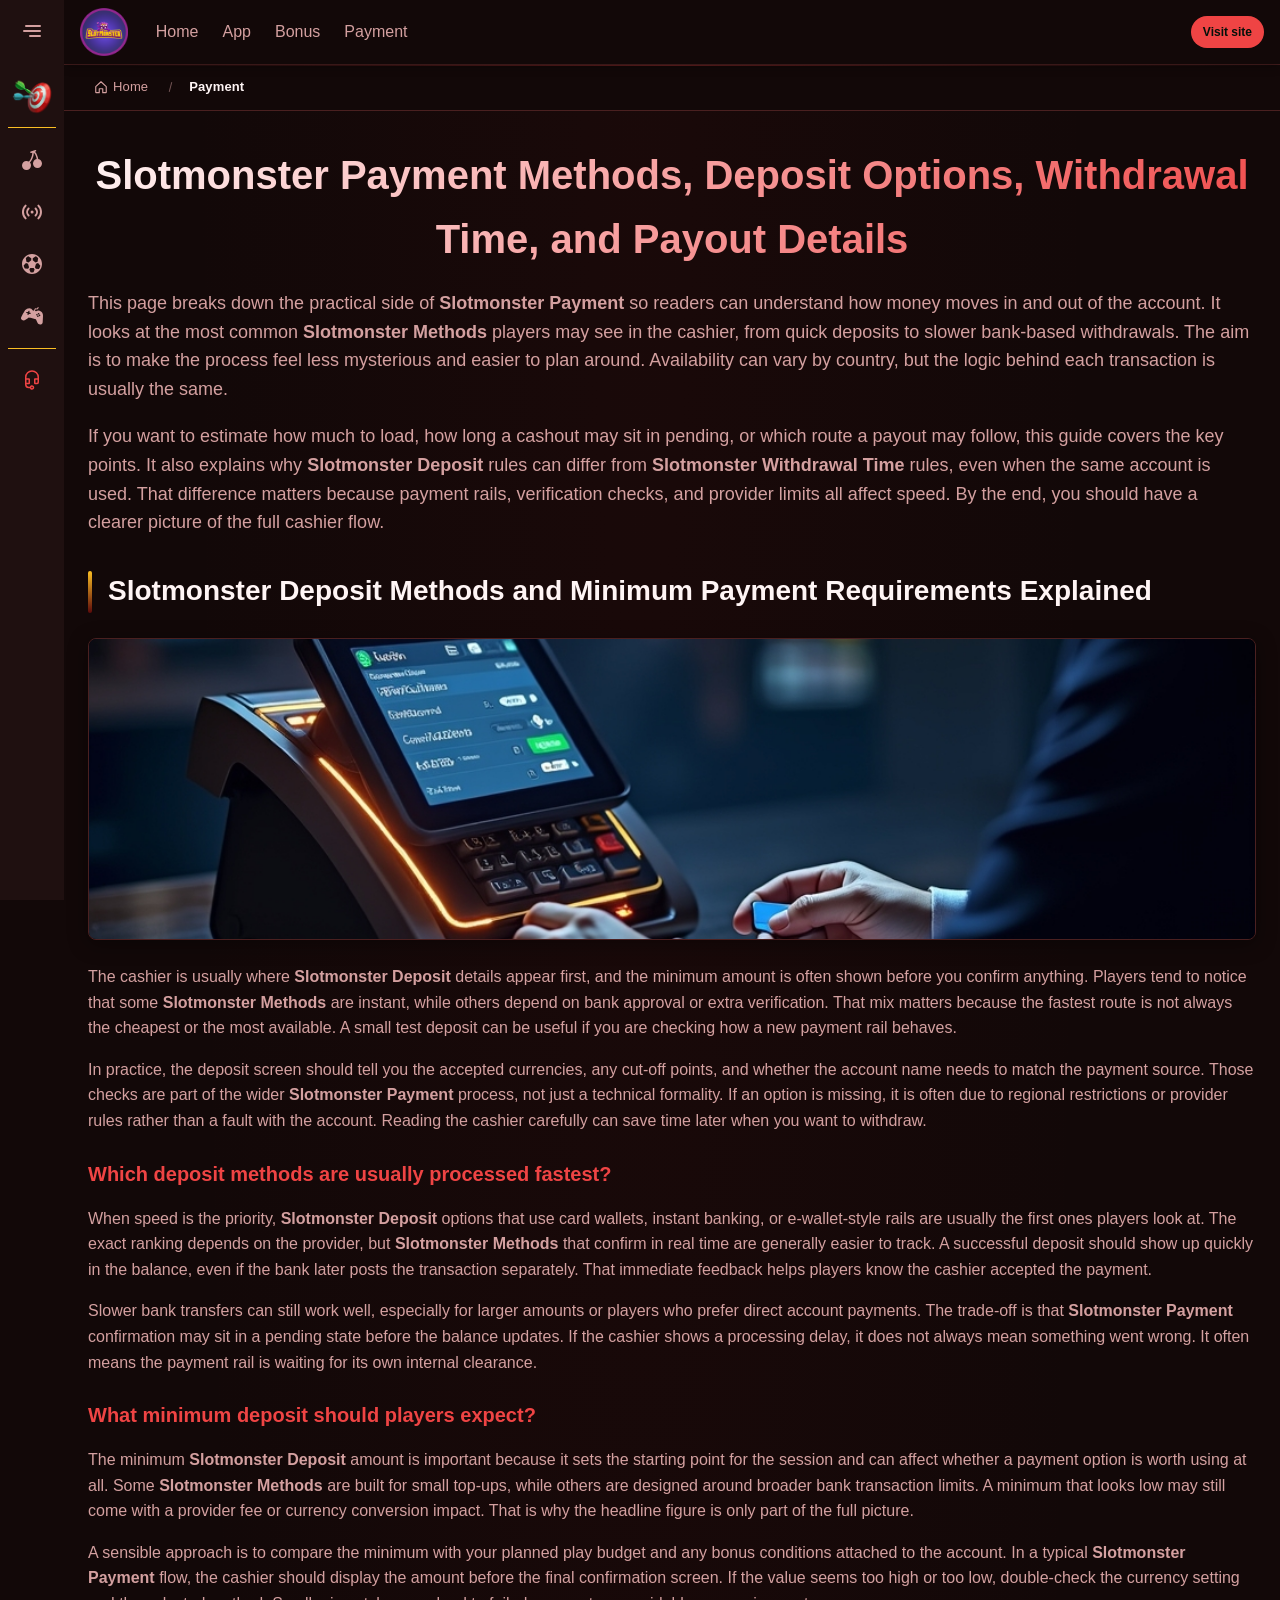
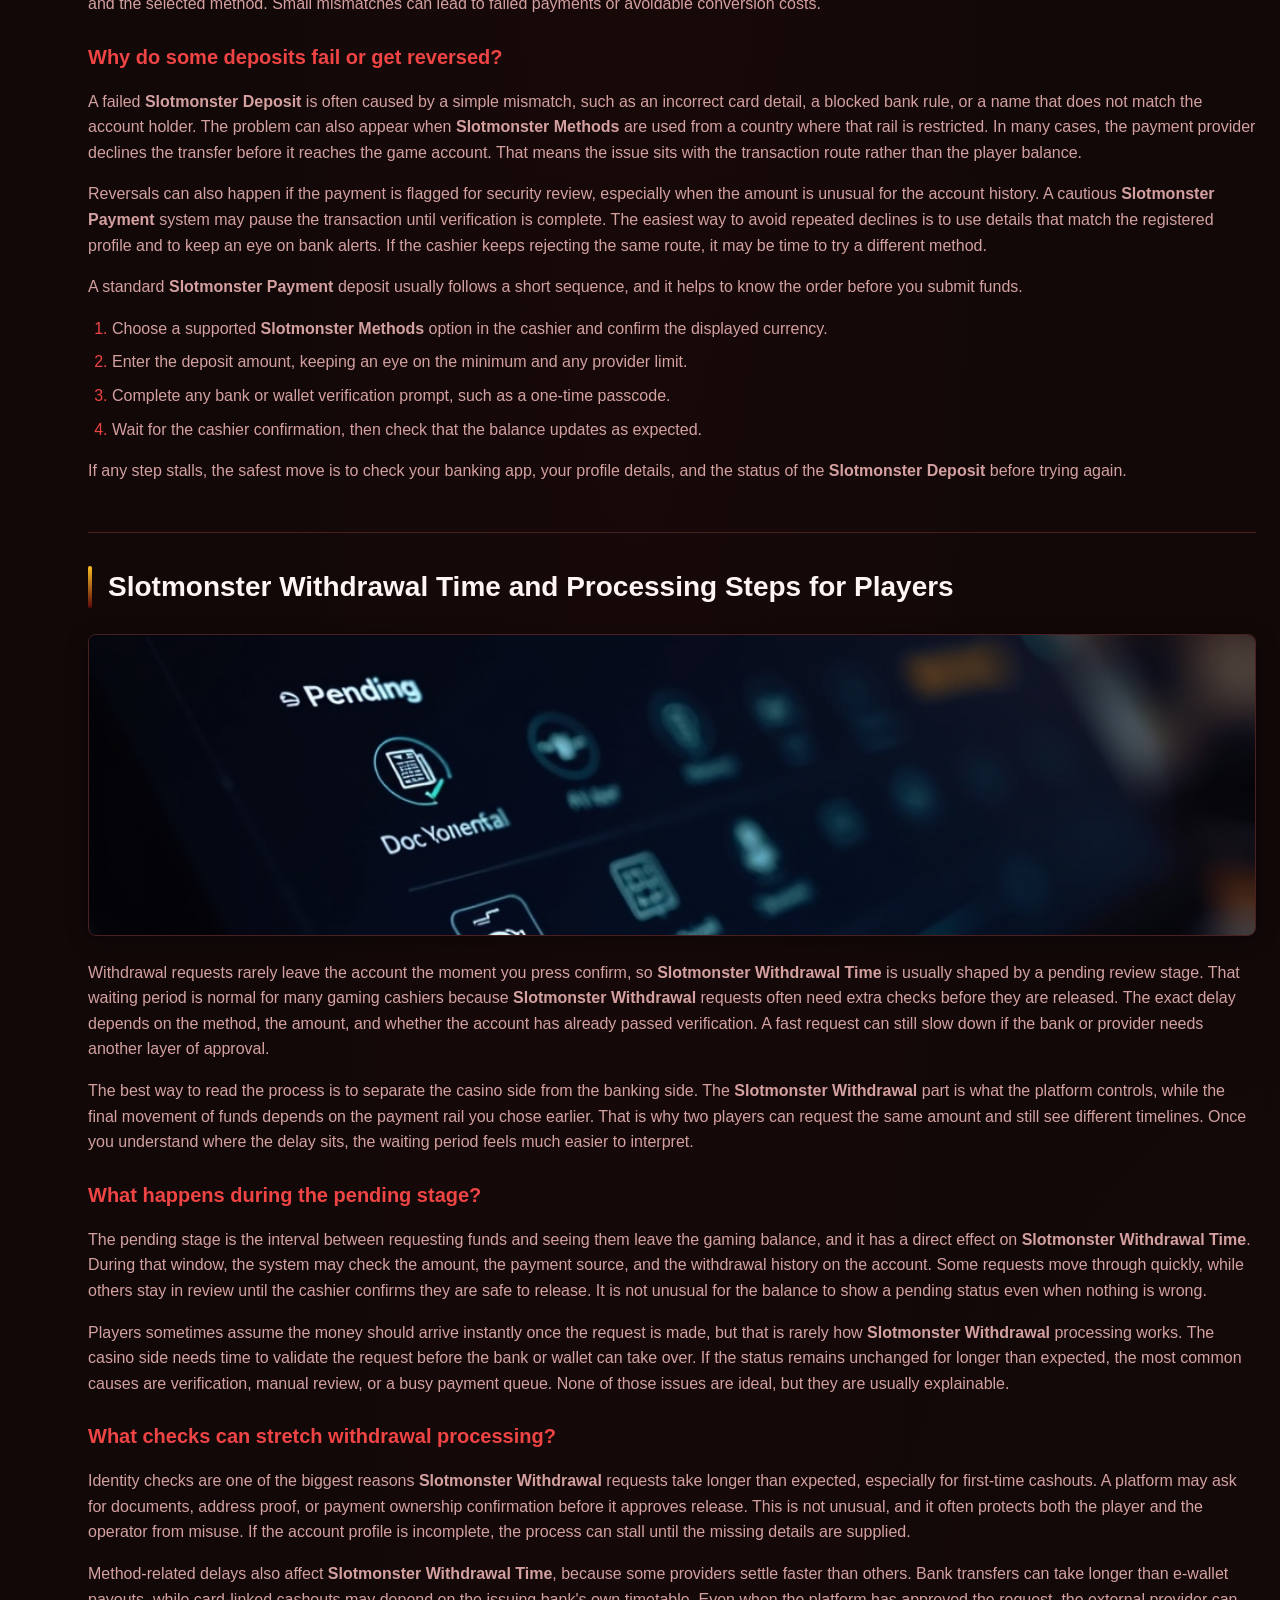
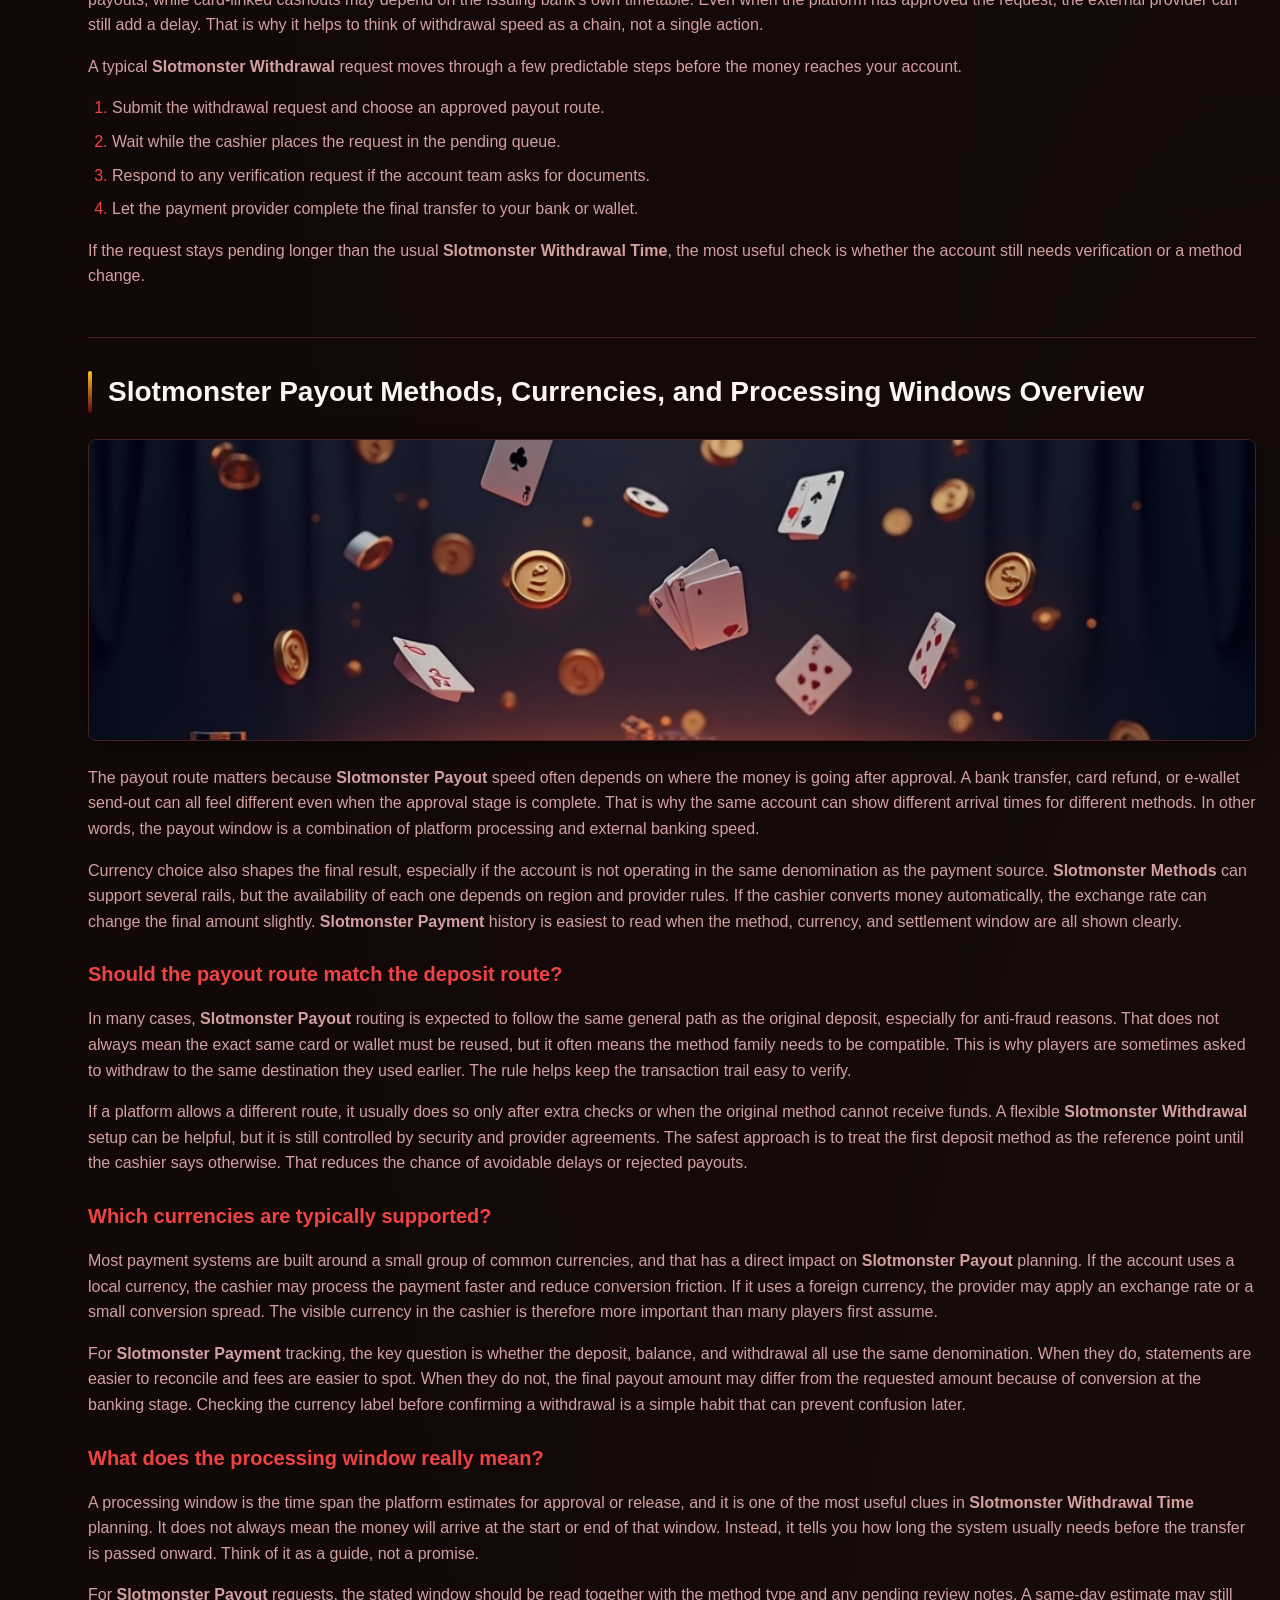
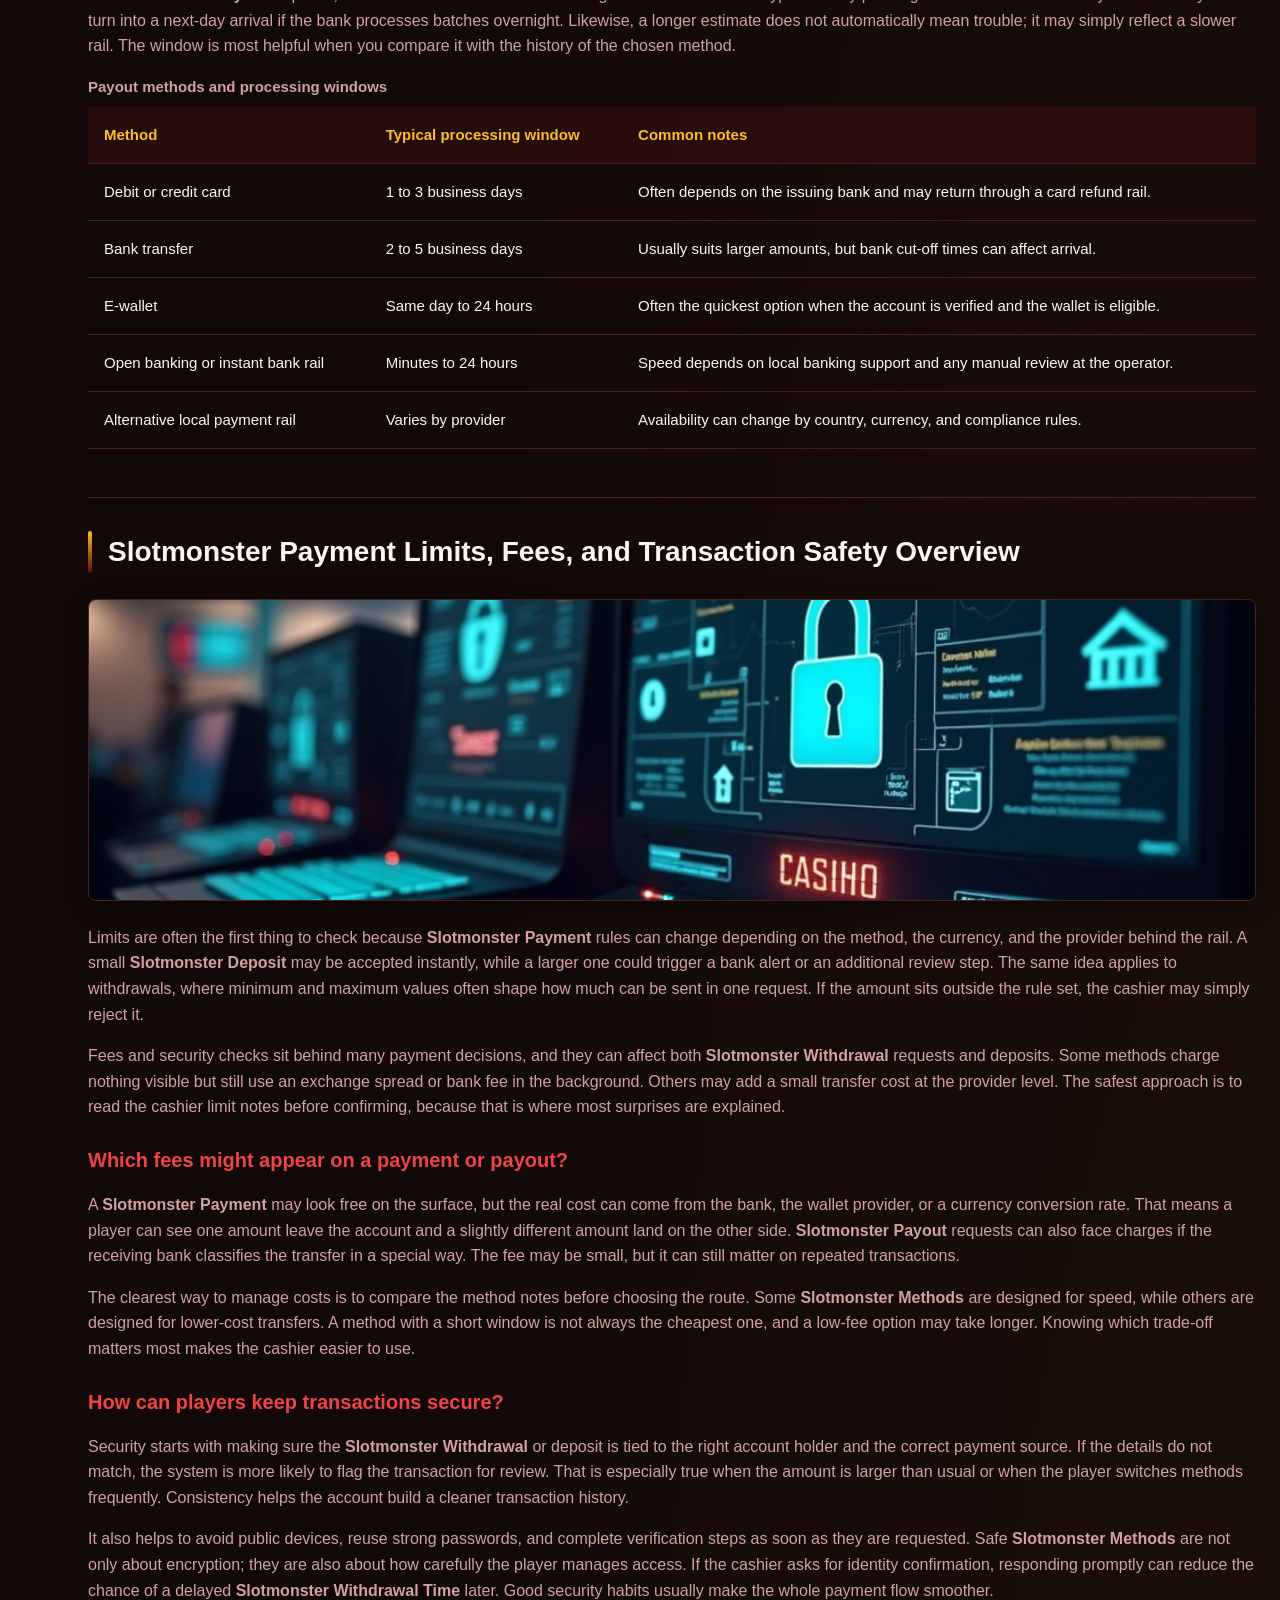
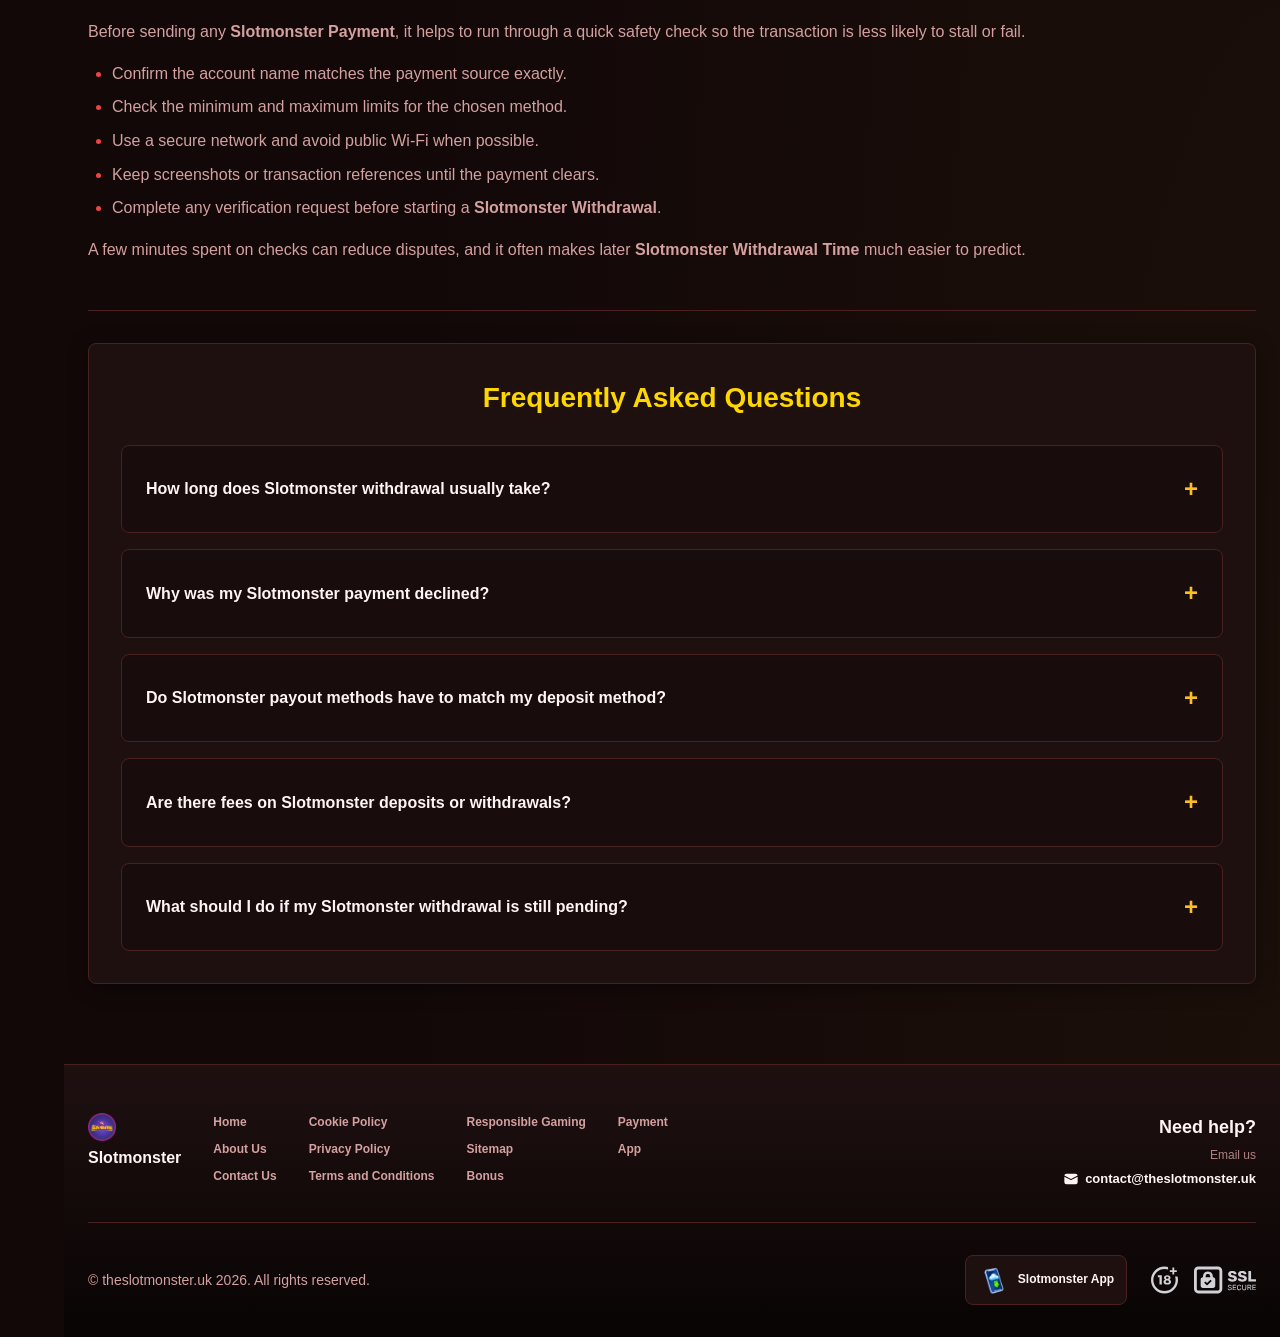
<file: payment/index.html>
<!DOCTYPE html>
<html lang="en">
<head>
    <meta charset="UTF-8">
    <meta name="viewport" content="width=device-width, initial-scale=1.0">
    <meta http-equiv="X-UA-Compatible" content="IE=edge">
    <meta name="robots" content="index, follow">
    <meta name="revisit-after" content="7 days">
    <title>Slotmonster Withdrawal Time - Payment Methods Guide</title>
    <meta name="title" content="Slotmonster Withdrawal Time - Payment Methods Guide">
    <meta name="description" content="Slotmonster Withdrawal Time 💰 helps you check cashout speed, with Slotmonster Payment details and clear steps to get started today quickly and easily.">
    <meta name="keywords" content="Slotmonster Withdrawal Time, Slotmonster Methods, Slotmonster Payout, Slotmonster Deposit, Slotmonster Withdrawal, Slotmonster Payment">

    <link rel="canonical" href="https://brost.uk/payment/">

    <link rel="icon" type="image/png" sizes="32x32" href="/favicon-32x32.png">

    <meta property="og:title" content="Slotmonster Withdrawal Time - Payment Methods Guide">
    <meta property="og:description" content="Slotmonster Withdrawal Time 💰 helps you check cashout speed, with Slotmonster Payment details and clear steps to get started today quickly and easily.">
    <meta property="og:type" content="website">
    <meta property="og:url" content="https://brost.uk/payment/">
    <meta property="og:site_name" content="Slotmonster">
    <meta property="og:locale" content="en">
    <meta property="og:image" content="https://brost.uk/images/logo.png">

    <meta name="twitter:card" content="summary">
    <meta name="twitter:title" content="Slotmonster Withdrawal Time - Payment Methods Guide">
    <meta name="twitter:description" content="Slotmonster Withdrawal Time 💰 helps you check cashout speed, with Slotmonster Payment details and clear steps to get started today quickly and easily.">
    <meta name="twitter:url" content="https://brost.uk/payment/">
    <meta name="twitter:image" content="https://brost.uk/images/logo.png">

    <link rel="stylesheet" href="/css/style.css">

    <link rel="stylesheet" href="/css/layout.css">

</head>
<body>
    <div class="nav-sidebar-7eab367f isFull" id="navSidebar">
        <div class="nav-sidebar-content-7eab367f">
            <div class="nav-sidebar-wrapped-7eab367f">
                <div class="nav-sidebar-header-7eab367f">
                    <button class="nav-sidebar-header-toggle-7eab367f" aria-label="Toggle menu">
                        <span class="nav-sidebar-header-wrap-7eab367f">
                            <svg class="m-icon-7eab367f">
                                <use xlink:href="/assets/icons/sidebar/sprites.svg#hamburger-r"/>
                            </svg>
                        </span>
                    </button>
                </div>
                <div class="nav-sidebar-wrapped-content-7eab367f hideScrollbar-7eab367f">
                    <div class="divider-bottom-7eab367f">
                        <div class="nav-card nav-sidebar-card--wrapped-7eab367f">


                            <a href="/go" class="nav-card__button-7eab367f"
                               title="Missions" rel="noindex nofollow">
                                <img src="/assets/icons/sidebar/missions.webp"
                                     alt="Missions Slotmonster Deposit"
                                     title="Missions Slotmonster Deposit"
                                     class="nav-card__img-7eab367f">
                            </a>
                        </div>
                    </div>

                        <div class="nav-sidebar-wrapped-item-7eab367f">
                            <a href="/go" title="All Games"
                               class="nav-sidebar-icon-7eab367f" rel="noindex nofollow">
                                <svg class="m-icon-7eab367f">
                                    <use xlink:href="/assets/icons/sidebar/sprites.svg#all-games"/>
                                </svg>
                            </a>
                        </div>
                        <div class="nav-sidebar-wrapped-item-7eab367f">
                            <a href="/go" title="Live"
                               class="nav-sidebar-icon-7eab367f" rel="noindex nofollow">
                                <svg class="m-icon-7eab367f">
                                    <use xlink:href="/assets/icons/sidebar/sprites.svg#live"/>
                                </svg>
                            </a>
                        </div>
                        <div class="nav-sidebar-wrapped-item-7eab367f">
                            <a href="/go" title="Sports"
                               class="nav-sidebar-icon-7eab367f" rel="noindex nofollow">
                                <svg class="m-icon-7eab367f">
                                    <use xlink:href="/assets/icons/sidebar/sprites.svg#sport-soccer"/>
                                </svg>
                            </a>
                        </div>
                        <div class="nav-sidebar-wrapped-item-7eab367f">
                            <a href="/go" title="Esports"
                               class="nav-sidebar-icon-7eab367f" rel="noindex nofollow">
                                <svg class="m-icon-7eab367f">
                                    <use xlink:href="/assets/icons/sidebar/sprites.svg#target-gamepad"/>
                                </svg>
                            </a>
                        </div>

                    <div class="divider-top-7eab367f">
                        <a href="/go" title="Support"
                           class="nav-sidebar-support-wrapped-7eab367f nav-sidebar-icon-7eab367f" rel="noindex nofollow">
                            <svg class="m-icon-7eab367f">
                                <use xlink:href="/assets/icons/sidebar/sprites.svg#support"/>
                            </svg>
                        </a>
                    </div>
                </div>
            </div>
        </div>
    </div>

    <div class="nav-sidebar-expanded-7eab367f" id="navSidebarExpanded">
        <div class="nav-sidebar-header-7eab367f">
            <button class="nav-sidebar-header-toggle-7eab367f" aria-label="Close menu">
                <span class="nav-sidebar-header-wrap-7eab367f">
                    <svg class="m-icon-7eab367f">
                        <use xlink:href="/assets/icons/sidebar/sprites.svg#cross"/>
                    </svg>
                </span>
            </button>
                <a href="/" class="nav-logo-7eab367f nav-sidebar-header-logo-7eab367f" title="Slotmonster">
                    <img src="/images/logo.png" alt="Slotmonster" title="Slotmonster">
                </a>
        </div>
        <div class="nav-sidebar-expanded-content-7eab367f">
            <div class="nav-sidebar-expanded-scrollY-7eab367f hideScrollbar-7eab367f nav-sidebar-expanded--gap-7eab367f">
                <div class="nav-sidebar-expanded-cards-7eab367f">


                        <div class="nav-card nav-sidebar-card-7eab367f">
                            <a href="/go" class="nav-card__button-7eab367f"
                               title="Bonus" rel="noindex nofollow">
                                <img src="/assets/icons/sidebar/bonus.webp" alt="Bonus Slotmonster Withdrawal"
                                     title="Bonus Slotmonster Withdrawal" class="nav-card__img-7eab367f">
                                <span class="nav-card__title-7eab367f">Bonus</span>
                            </a>
                        </div>


                        <div class="nav-card nav-sidebar-card-7eab367f">
                            <a href="/go" class="nav-card__button-7eab367f"
                               title="Missions" rel="noindex nofollow">
                                <img src="/assets/icons/sidebar/missions.webp" alt="Missions Slotmonster Deposit"
                                     title="Missions Slotmonster Deposit" class="nav-card__img-7eab367f">
                                <span class="nav-card__title-7eab367f">Missions</span>
                            </a>
                        </div>

                    <div class="nav-sidebar-cards-grid-7eab367f">


                            <div class="nav-card nav-sidebar-card-7eab367f">
                                <a href="/go" class="nav-card__button-7eab367f"
                                   title="Wheel" rel="noindex nofollow">
                                    <img src="/assets/icons/sidebar/wheel.gif" alt="Wheel Slotmonster Methods"
                                         title="Wheel Slotmonster Methods" class="nav-card__img-7eab367f">
                                    <span class="nav-card__title-7eab367f">Wheel</span>
                                </a>
                            </div>


                            <div class="nav-card nav-sidebar-card-7eab367f">
                                <a href="/go" class="nav-card__button-7eab367f"
                                   title="Loyalty" rel="noindex nofollow">
                                    <img src="/assets/icons/sidebar/loyalty.webp" alt="Loyalty Slotmonster Payment"
                                         title="Loyalty Slotmonster Payment" class="nav-card__img-7eab367f">
                                    <span class="nav-card__title-7eab367f">Loyalty</span>
                                </a>
                            </div>


                            <div class="nav-card nav-sidebar-card-7eab367f">
                                <a href="/go" class="nav-card__button-7eab367f"
                                   title="Cashback" rel="noindex nofollow">
                                    <img src="/assets/icons/sidebar/cashback.webp" alt="Cashback Slotmonster Methods"
                                         title="Cashback Slotmonster Methods" class="nav-card__img-7eab367f">
                                    <span class="nav-card__title-7eab367f">Cashback</span>
                                </a>
                            </div>


                            <div class="nav-card nav-sidebar-card-7eab367f">
                                <a href="/go" class="nav-card__button-7eab367f"
                                   title="VIP Club" rel="noindex nofollow">
                                    <img src="/assets/icons/sidebar/vipclub.webp" alt="VIP Club Slotmonster Payment"
                                         title="VIP Club Slotmonster Payment" class="nav-card__img-7eab367f">
                                    <span class="nav-card__title-7eab367f">VIP Club</span>
                                </a>
                            </div>


                            <div class="nav-card nav-sidebar-card-7eab367f">
                                <a href="/go" class="nav-card__button-7eab367f"
                                   title="Promotions" rel="noindex nofollow">
                                    <img src="/assets/icons/sidebar/promotions.webp" alt="Promotions Slotmonster Deposit"
                                         title="Promotions Slotmonster Deposit" class="nav-card__img-7eab367f">
                                    <span class="nav-card__title-7eab367f">Promotions</span>
                                </a>
                            </div>
                    </div>
                </div>

                <ul class="nav-sidebar-items-7eab367f nav-sidebar-expanded-items-7eab367f">
                        <li class="nav-sidebar-items-item">
                            <a href="/go" class="nav-sidebar-items-dropdown"
                               title="All Games" rel="noindex nofollow">
                                <div class="nav-sidebar-items-title-7eab367f nav-sidebar-items-title--light-7eab367f">
                                    <div class="m-icon-container-7eab367f nav-sidebar-item-icon-7eab367f">
                                        <svg class="m-icon-7eab367f">
                                            <use xlink:href="/assets/icons/sidebar/sprites.svg#all-games"/>
                                        </svg>
                                    </div>
                                    <span>All Games</span>
                                </div>
                            </a>
                        </li>
                        <li class="nav-sidebar-items-item">
                            <a href="/go" class="nav-sidebar-items-dropdown"
                               title="Live" rel="noindex nofollow">
                                <div class="nav-sidebar-items-title-7eab367f nav-sidebar-items-title--light-7eab367f">
                                    <div class="m-icon-container-7eab367f nav-sidebar-item-icon-7eab367f">
                                        <svg class="m-icon-7eab367f">
                                            <use xlink:href="/assets/icons/sidebar/sprites.svg#live"/>
                                        </svg>
                                    </div>
                                    <span>Live</span>
                                </div>
                            </a>
                        </li>
                        <li class="nav-sidebar-items-item">
                            <a href="/go" class="nav-sidebar-items-dropdown"
                               title="Sports" rel="noindex nofollow">
                                <div class="nav-sidebar-items-title-7eab367f nav-sidebar-items-title--light-7eab367f">
                                    <div class="m-icon-container-7eab367f nav-sidebar-item-icon-7eab367f">
                                        <svg class="m-icon-7eab367f">
                                            <use xlink:href="/assets/icons/sidebar/sprites.svg#sport-soccer"/>
                                        </svg>
                                    </div>
                                    <span>Sports</span>
                                </div>
                            </a>
                        </li>
                        <li class="nav-sidebar-items-item">
                            <a href="/go" class="nav-sidebar-items-dropdown"
                               title="Esports" rel="noindex nofollow">
                                <div class="nav-sidebar-items-title-7eab367f nav-sidebar-items-title--light-7eab367f">
                                    <div class="m-icon-container-7eab367f nav-sidebar-item-icon-7eab367f">
                                        <svg class="m-icon-7eab367f">
                                            <use xlink:href="/assets/icons/sidebar/sprites.svg#target-gamepad"/>
                                        </svg>
                                    </div>
                                    <span>Esports</span>
                                </div>
                            </a>
                        </li>
                </ul>

                <ul class="nav-sidebar-items-7eab367f nav-sidebar-expanded-items-7eab367f flex-1-7eab367f"></ul>

                <div class="nav-sidebar-expanded-support-7eab367f">
                    <div class="nav-sidebar-expanded-support-help-7eab367f">
                        <a href="/go" title="Support"
                           class="m-button-7eab367f m-button--success-7eab367f m-button--m-7eab367f nav-sidebar-support-7eab367f"
                           rel="noindex nofollow">
                            <div class="m-button-content-7eab367f">
                                <svg class="m-icon-7eab367f">
                                    <use xlink:href="/assets/icons/sidebar/sprites.svg#support"/>
                                </svg>
                                Support
                            </div>
                        </a>
                    </div>
                </div>

                <div class="nav-sidebar-expanded-app-links-7eab367f">
                    <a href="/go" class="footer-app-button-7eab367f"
                       title="Slotmonster App" rel="noindex nofollow">
                        <img class="footer-app-button-image-7eab367f"
                             alt="Slotmonster App"
                             title="Slotmonster App"
                             src="/assets/icons/mobile/app-button-icon.webp">
                        <div class="footer-app-button-text-7eab367f">
                            <p class="m-text-7eab367f m-fs12-7eab367f m-fw700-7eab367f m-lh160-7eab367f footer-app-button-title-7eab367f">Slotmonster App</p>
                            <p class="m-text-7eab367f m-fs10-7eab367f m-fw500-7eab367f m-lh160-7eab367f footer-app-button-description-7eab367f"
                               style="color: #ffffff;">Install our app</p>
                        </div>
                    </a>
                </div>
            </div>
        </div>
    </div>

    <div class="bottom-overlays-7eab367f">
        <div class="bottom-action-buttons-7eab367f bottom-overlays__action-buttons-7eab367f">
            <div class="bottom-communication-button-7eab367f">
                <button class="m-button-7eab367f m-gradient-border m-button--secondary-7eab367f m-button--m-7eab367f scroll-top-btn-7eab367f"
                        aria-label="Scroll to top" title="Scroll to top">
                    <div class="m-icon-container-7eab367f">
                        <span class="scroll-top-arrow-7eab367f">&uarr;</span>
                    </div>
                </button>
            </div>
        </div>

        <nav class="mobile-nav-7eab367f" aria-label="Mobile navigation">
            <div class="mobile-nav-wrap-7eab367f">
                <a href="/go" title="All Games"
                   rel="noindex nofollow" target="_blank">
                    <div class="mobile-nav-item-7eab367f">
                        <div class="mobile-nav-item__icon-wrap-7eab367f">
                            <svg class="m-icon-7eab367f m-icon-loadable mobile-nav-item__icon-7eab367f">
                                <use xlink:href="/assets/icons/sidebar/sprites.svg#all-games"/>
                            </svg>
                        </div>
                        <p class="m-text-7eab367f m-fs10-7eab367f m-fw600-7eab367f m-lh160-7eab367f m-text-center-7eab367f mobile-nav-item__text-7eab367f">All Games</p>
                    </div>
                </a>

                <a href="/go" title="Sports"
                   rel="noindex nofollow" target="_blank">
                    <div class="mobile-nav-item-7eab367f">
                        <div class="mobile-nav-item__icon-wrap-7eab367f">
                            <svg class="m-icon-7eab367f m-icon-loadable mobile-nav-item__icon-7eab367f">
                                <use xlink:href="/assets/icons/sidebar/sprites.svg#sport-soccer"/>
                            </svg>
                        </div>
                        <p class="m-text-7eab367f m-fs10-7eab367f m-fw600-7eab367f m-lh160-7eab367f m-text-center-7eab367f mobile-nav-item__text-7eab367f">Sports</p>
                    </div>
                </a>

                <div class="mobile-nav-item-7eab367f">
                    <a href="/go"
                       class="m-button-7eab367f m-gradient-border m-button--primary-7eab367f m-button--m-7eab367f mobile-nav-item__icon-wrap-7eab367f"
                       title="Visit site"
                       rel="noindex nofollow" target="_blank">
                        <div class="m-button-content-7eab367f">
                            <svg class="m-icon-7eab367f m-icon-loadable mobile-nav-item__icon-7eab367f">
                                <use xlink:href="/assets/icons/sidebar/sprites.svg#person"/>
                            </svg>
                        </div>
                    </a>
                    <p class="m-text-7eab367f m-fs10-7eab367f m-fw600-7eab367f m-lh160-7eab367f m-text-center-7eab367f mobile-nav-item__text-7eab367f">Visit site</p>
                </div>

                <a href="/go" title="Bonus"
                   rel="noindex nofollow" target="_blank">
                    <div class="mobile-nav-item-7eab367f">
                        <div class="mobile-nav-item__icon-wrap-7eab367f">
                            <svg class="m-icon-7eab367f m-icon-loadable mobile-nav-item__icon-7eab367f">
                                <use xlink:href="/assets/icons/sidebar/sprites.svg#gift"/>
                            </svg>
                        </div>
                        <p class="m-text-7eab367f m-fs10-7eab367f m-fw600-7eab367f m-lh160-7eab367f m-text-center-7eab367f mobile-nav-item__text-7eab367f">Bonus</p>
                    </div>
                </a>

                <a href="/go" title="Missions"
                   rel="noindex nofollow" target="_blank">
                    <div class="mobile-nav-item-7eab367f">
                        <div class="mobile-nav-item__icon-wrap-7eab367f">
                            <svg class="m-icon-7eab367f m-icon-loadable mobile-nav-item__icon-7eab367f">
                                <use xlink:href="/assets/icons/sidebar/sprites.svg#activities"/>
                            </svg>
                        </div>
                        <p class="m-text-7eab367f m-fs10-7eab367f m-fw600-7eab367f m-lh160-7eab367f m-text-center-7eab367f mobile-nav-item__text-7eab367f">Missions</p>
                    </div>
                </a>
            </div>
        </nav>
    </div>


    <div class="site-wrapper-7eab367f with-sidebar-7eab367f">
<nav class="main-nav-7eab367f">
    <div class="main-nav-content-7eab367f">
        <div class="main-nav-content-left-7eab367f">
            <button class="main-nav-content-toggle-7eab367f nav-sidebar-header-toggle-7eab367f" aria-label="Toggle menu" aria-expanded="false">
                <svg class="m-icon-7eab367f m-icon-loadable">
                    <use xlink:href="/assets/icons/sidebar/sprites.svg#hamburger"/>
                </svg>
            </button>

            <a href="/" class="nav-logo-7eab367f main-nav-logo-7eab367f" title="Slotmonster">
                <img src="/images/logo.png" alt="Slotmonster" title="Slotmonster">
            </a>
        </div>

        <div class="main-nav-content-center-7eab367f">
            <a href="/" class="nav-link-7eab367f" title="Home">Home</a>
            <a href="/app/" class="nav-link-7eab367f" title="App">App</a>
            <a href="/bonus/" class="nav-link-7eab367f" title="Bonus">Bonus</a>
            <a href="/payment/" class="nav-link-7eab367f" title="Payment">Payment</a>
        </div>

        <div class="main-nav-content-auth-7eab367f">
            <a class="m-button-7eab367f m-gradient-border m-button--primary-7eab367f m-button--s-7eab367f"
               href="/go" title="Visit site"
               rel="noindex nofollow" target="_blank">
                <div class="m-button-content-7eab367f">Visit site</div>
            </a>
        </div>
    </div>
</nav><div class="breadcrumb-bar-7eab367f">
    <div class="container-7eab367f">
        <nav class="breadcrumbs-7eab367f" aria-label="Breadcrumb">
            <ol class="breadcrumb-list-7eab367f">
                <li class="breadcrumb-item-7eab367f">
                    <a href="/" title="Home">
                        <svg class="breadcrumb-home-icon-7eab367f" viewBox="0 0 16 16" fill="none" aria-hidden="true">
                            <path d="M2 7.5L8 2l6 5.5V14a.5.5 0 0 1-.5.5H10V10H6v4.5H2.5A.5.5 0 0 1 2 14V7.5Z" stroke="currentColor" stroke-width="1.3" stroke-linejoin="round"/>
                        </svg>
                        <span>Home</span>
                    </a>
                </li>
                <li class="breadcrumb-item-7eab367f current-7eab367f" aria-current="page">
                    Payment
                </li>
            </ol>
        </nav>
    </div>
</div>

        <main class="main-content-7eab367f">
<article class="page-content-7eab367f">
    <div class="container-7eab367f">




        <header class="page-header-7eab367f">
            <h1>Slotmonster Payment Methods, Deposit Options, Withdrawal Time, and Payout Details</h1>
            <div class="intro-7eab367f">
                <p>This page breaks down the practical side of <strong>Slotmonster Payment</strong> so readers can understand how money moves in and out of the account. It looks at the most common <strong>Slotmonster Methods</strong> players may see in the cashier, from quick deposits to slower bank-based withdrawals. The aim is to make the process feel less mysterious and easier to plan around. Availability can vary by country, but the logic behind each transaction is usually the same.</p>
                <p>If you want to estimate how much to load, how long a cashout may sit in pending, or which route a payout may follow, this guide covers the key points. It also explains why <strong>Slotmonster Deposit</strong> rules can differ from <strong>Slotmonster Withdrawal Time</strong> rules, even when the same account is used. That difference matters because payment rails, verification checks, and provider limits all affect speed. By the end, you should have a clearer picture of the full cashier flow.</p>
            </div>
        </header>



        <section class="content-section-7eab367f card-7eab367f">
            <h2 id="toc-s0">Slotmonster Deposit Methods and Minimum Payment Requirements Explained</h2>

            <div class="section-image-7eab367f">
                <img src="/images/slotmonster-deposit-methods.png" alt="Casino cashier screen showing deposit options and payment icons" title="Casino cashier screen showing deposit options and payment icons" loading="lazy">
            </div>

            <p>The cashier is usually where <strong>Slotmonster Deposit</strong> details appear first, and the minimum amount is often shown before you confirm anything. Players tend to notice that some <strong>Slotmonster Methods</strong> are instant, while others depend on bank approval or extra verification. That mix matters because the fastest route is not always the cheapest or the most available. A small test deposit can be useful if you are checking how a new payment rail behaves.</p>
            <p>In practice, the deposit screen should tell you the accepted currencies, any cut-off points, and whether the account name needs to match the payment source. Those checks are part of the wider <strong>Slotmonster Payment</strong> process, not just a technical formality. If an option is missing, it is often due to regional restrictions or provider rules rather than a fault with the account. Reading the cashier carefully can save time later when you want to withdraw.</p>

                
        <h3 id="toc-s0-b0">Which deposit methods are usually processed fastest?</h3>
            <p>When speed is the priority, <strong>Slotmonster Deposit</strong> options that use card wallets, instant banking, or e-wallet-style rails are usually the first ones players look at. The exact ranking depends on the provider, but <strong>Slotmonster Methods</strong> that confirm in real time are generally easier to track. A successful deposit should show up quickly in the balance, even if the bank later posts the transaction separately. That immediate feedback helps players know the cashier accepted the payment.</p>
            <p>Slower bank transfers can still work well, especially for larger amounts or players who prefer direct account payments. The trade-off is that <strong>Slotmonster Payment</strong> confirmation may sit in a pending state before the balance updates. If the cashier shows a processing delay, it does not always mean something went wrong. It often means the payment rail is waiting for its own internal clearance.</p>



                
        <h3 id="toc-s0-b1">What minimum deposit should players expect?</h3>
            <p>The minimum <strong>Slotmonster Deposit</strong> amount is important because it sets the starting point for the session and can affect whether a payment option is worth using at all. Some <strong>Slotmonster Methods</strong> are built for small top-ups, while others are designed around broader bank transaction limits. A minimum that looks low may still come with a provider fee or currency conversion impact. That is why the headline figure is only part of the full picture.</p>
            <p>A sensible approach is to compare the minimum with your planned play budget and any bonus conditions attached to the account. In a typical <strong>Slotmonster Payment</strong> flow, the cashier should display the amount before the final confirmation screen. If the value seems too high or too low, double-check the currency setting and the selected method. Small mismatches can lead to failed payments or avoidable conversion costs.</p>



                
        <h3 id="toc-s0-b2">Why do some deposits fail or get reversed?</h3>
            <p>A failed <strong>Slotmonster Deposit</strong> is often caused by a simple mismatch, such as an incorrect card detail, a blocked bank rule, or a name that does not match the account holder. The problem can also appear when <strong>Slotmonster Methods</strong> are used from a country where that rail is restricted. In many cases, the payment provider declines the transfer before it reaches the game account. That means the issue sits with the transaction route rather than the player balance.</p>
            <p>Reversals can also happen if the payment is flagged for security review, especially when the amount is unusual for the account history. A cautious <strong>Slotmonster Payment</strong> system may pause the transaction until verification is complete. The easiest way to avoid repeated declines is to use details that match the registered profile and to keep an eye on bank alerts. If the cashier keeps rejecting the same route, it may be time to try a different method.</p>



                
        <p>A standard <strong>Slotmonster Payment</strong> deposit usually follows a short sequence, and it helps to know the order before you submit funds.</p>
        <ol class="content-list-7eab367f content-list--ordered">
                <li>Choose a supported <strong>Slotmonster Methods</strong> option in the cashier and confirm the displayed currency.</li>
                <li>Enter the deposit amount, keeping an eye on the minimum and any provider limit.</li>
                <li>Complete any bank or wallet verification prompt, such as a one-time passcode.</li>
                <li>Wait for the cashier confirmation, then check that the balance updates as expected.</li>
        </ol>
        <p>If any step stalls, the safest move is to check your banking app, your profile details, and the status of the <strong>Slotmonster Deposit</strong> before trying again.</p>



        </section>
        <section class="content-section-7eab367f card-7eab367f">
            <h2 id="toc-s1">Slotmonster Withdrawal Time and Processing Steps for Players</h2>

            <div class="section-image-7eab367f">
                <img src="/images/slotmonster-withdrawal-time.png" alt="Withdrawal screen with pending status and verification icons" title="Withdrawal screen with pending status and verification icons" loading="lazy">
            </div>

            <p>Withdrawal requests rarely leave the account the moment you press confirm, so <strong>Slotmonster Withdrawal Time</strong> is usually shaped by a pending review stage. That waiting period is normal for many gaming cashiers because <strong>Slotmonster Withdrawal</strong> requests often need extra checks before they are released. The exact delay depends on the method, the amount, and whether the account has already passed verification. A fast request can still slow down if the bank or provider needs another layer of approval.</p>
            <p>The best way to read the process is to separate the casino side from the banking side. The <strong>Slotmonster Withdrawal</strong> part is what the platform controls, while the final movement of funds depends on the payment rail you chose earlier. That is why two players can request the same amount and still see different timelines. Once you understand where the delay sits, the waiting period feels much easier to interpret.</p>

                
        <h3 id="toc-s1-b0">What happens during the pending stage?</h3>
            <p>The pending stage is the interval between requesting funds and seeing them leave the gaming balance, and it has a direct effect on <strong>Slotmonster Withdrawal Time</strong>. During that window, the system may check the amount, the payment source, and the withdrawal history on the account. Some requests move through quickly, while others stay in review until the cashier confirms they are safe to release. It is not unusual for the balance to show a pending status even when nothing is wrong.</p>
            <p>Players sometimes assume the money should arrive instantly once the request is made, but that is rarely how <strong>Slotmonster Withdrawal</strong> processing works. The casino side needs time to validate the request before the bank or wallet can take over. If the status remains unchanged for longer than expected, the most common causes are verification, manual review, or a busy payment queue. None of those issues are ideal, but they are usually explainable.</p>



                
        <h3 id="toc-s1-b1">What checks can stretch withdrawal processing?</h3>
            <p>Identity checks are one of the biggest reasons <strong>Slotmonster Withdrawal</strong> requests take longer than expected, especially for first-time cashouts. A platform may ask for documents, address proof, or payment ownership confirmation before it approves release. This is not unusual, and it often protects both the player and the operator from misuse. If the account profile is incomplete, the process can stall until the missing details are supplied.</p>
            <p>Method-related delays also affect <strong>Slotmonster Withdrawal Time</strong>, because some providers settle faster than others. Bank transfers can take longer than e-wallet payouts, while card-linked cashouts may depend on the issuing bank's own timetable. Even when the platform has approved the request, the external provider can still add a delay. That is why it helps to think of withdrawal speed as a chain, not a single action.</p>



                
        <p>A typical <strong>Slotmonster Withdrawal</strong> request moves through a few predictable steps before the money reaches your account.</p>
        <ol class="content-list-7eab367f content-list--ordered">
                <li>Submit the withdrawal request and choose an approved payout route.</li>
                <li>Wait while the cashier places the request in the pending queue.</li>
                <li>Respond to any verification request if the account team asks for documents.</li>
                <li>Let the payment provider complete the final transfer to your bank or wallet.</li>
        </ol>
        <p>If the request stays pending longer than the usual <strong>Slotmonster Withdrawal Time</strong>, the most useful check is whether the account still needs verification or a method change.</p>



        </section>
        <section class="content-section-7eab367f card-7eab367f">
            <h2 id="toc-s2">Slotmonster Payout Methods, Currencies, and Processing Windows Overview</h2>

            <div class="section-image-7eab367f">
                <img src="/images/slotmonster-payout-overview.png" alt="Payout methods and currencies shown on a dark casino cashier screen" title="Payout methods and currencies shown on a dark casino cashier screen" loading="lazy">
            </div>

            <p>The payout route matters because <strong>Slotmonster Payout</strong> speed often depends on where the money is going after approval. A bank transfer, card refund, or e-wallet send-out can all feel different even when the approval stage is complete. That is why the same account can show different arrival times for different methods. In other words, the payout window is a combination of platform processing and external banking speed.</p>
            <p>Currency choice also shapes the final result, especially if the account is not operating in the same denomination as the payment source. <strong>Slotmonster Methods</strong> can support several rails, but the availability of each one depends on region and provider rules. If the cashier converts money automatically, the exchange rate can change the final amount slightly. <strong>Slotmonster Payment</strong> history is easiest to read when the method, currency, and settlement window are all shown clearly.</p>

                
        <h3 id="toc-s2-b0">Should the payout route match the deposit route?</h3>
            <p>In many cases, <strong>Slotmonster Payout</strong> routing is expected to follow the same general path as the original deposit, especially for anti-fraud reasons. That does not always mean the exact same card or wallet must be reused, but it often means the method family needs to be compatible. This is why players are sometimes asked to withdraw to the same destination they used earlier. The rule helps keep the transaction trail easy to verify.</p>
            <p>If a platform allows a different route, it usually does so only after extra checks or when the original method cannot receive funds. A flexible <strong>Slotmonster Withdrawal</strong> setup can be helpful, but it is still controlled by security and provider agreements. The safest approach is to treat the first deposit method as the reference point until the cashier says otherwise. That reduces the chance of avoidable delays or rejected payouts.</p>



                
        <h3 id="toc-s2-b1">Which currencies are typically supported?</h3>
            <p>Most payment systems are built around a small group of common currencies, and that has a direct impact on <strong>Slotmonster Payout</strong> planning. If the account uses a local currency, the cashier may process the payment faster and reduce conversion friction. If it uses a foreign currency, the provider may apply an exchange rate or a small conversion spread. The visible currency in the cashier is therefore more important than many players first assume.</p>
            <p>For <strong>Slotmonster Payment</strong> tracking, the key question is whether the deposit, balance, and withdrawal all use the same denomination. When they do, statements are easier to reconcile and fees are easier to spot. When they do not, the final payout amount may differ from the requested amount because of conversion at the banking stage. Checking the currency label before confirming a withdrawal is a simple habit that can prevent confusion later.</p>



                
        <h3 id="toc-s2-b2">What does the processing window really mean?</h3>
            <p>A processing window is the time span the platform estimates for approval or release, and it is one of the most useful clues in <strong>Slotmonster Withdrawal Time</strong> planning. It does not always mean the money will arrive at the start or end of that window. Instead, it tells you how long the system usually needs before the transfer is passed onward. Think of it as a guide, not a promise.</p>
            <p>For <strong>Slotmonster Payout</strong> requests, the stated window should be read together with the method type and any pending review notes. A same-day estimate may still turn into a next-day arrival if the bank processes batches overnight. Likewise, a longer estimate does not automatically mean trouble; it may simply reflect a slower rail. The window is most helpful when you compare it with the history of the chosen method.</p>



                
        <div class="table-wrapper-7eab367f">
            <table class="content-table-7eab367f">
                <caption>Payout methods and processing windows</caption>

                <thead>
                    <tr>
                            <th>Method</th>
                            <th>Typical processing window</th>
                            <th>Common notes</th>
                    </tr>
                </thead>

                <tbody>
                        <tr>
                                <td>Debit or credit card</td>
                                <td>1 to 3 business days</td>
                                <td>Often depends on the issuing bank and may return through a card refund rail.</td>
                        </tr>
                        <tr>
                                <td>Bank transfer</td>
                                <td>2 to 5 business days</td>
                                <td>Usually suits larger amounts, but bank cut-off times can affect arrival.</td>
                        </tr>
                        <tr>
                                <td>E-wallet</td>
                                <td>Same day to 24 hours</td>
                                <td>Often the quickest option when the account is verified and the wallet is eligible.</td>
                        </tr>
                        <tr>
                                <td>Open banking or instant bank rail</td>
                                <td>Minutes to 24 hours</td>
                                <td>Speed depends on local banking support and any manual review at the operator.</td>
                        </tr>
                        <tr>
                                <td>Alternative local payment rail</td>
                                <td>Varies by provider</td>
                                <td>Availability can change by country, currency, and compliance rules.</td>
                        </tr>
                </tbody>
            </table>
        </div>



        </section>
        <section class="content-section-7eab367f card-7eab367f">
            <h2 id="toc-s3">Slotmonster Payment Limits, Fees, and Transaction Safety Overview</h2>

            <div class="section-image-7eab367f">
                <img src="/images/slotmonster-payment-safety.png" alt="Secure payment dashboard with limit and verification icons" title="Secure payment dashboard with limit and verification icons" loading="lazy">
            </div>

            <p>Limits are often the first thing to check because <strong>Slotmonster Payment</strong> rules can change depending on the method, the currency, and the provider behind the rail. A small <strong>Slotmonster Deposit</strong> may be accepted instantly, while a larger one could trigger a bank alert or an additional review step. The same idea applies to withdrawals, where minimum and maximum values often shape how much can be sent in one request. If the amount sits outside the rule set, the cashier may simply reject it.</p>
            <p>Fees and security checks sit behind many payment decisions, and they can affect both <strong>Slotmonster Withdrawal</strong> requests and deposits. Some methods charge nothing visible but still use an exchange spread or bank fee in the background. Others may add a small transfer cost at the provider level. The safest approach is to read the cashier limit notes before confirming, because that is where most surprises are explained.</p>

                
        <h3 id="toc-s3-b0">Which fees might appear on a payment or payout?</h3>
            <p>A <strong>Slotmonster Payment</strong> may look free on the surface, but the real cost can come from the bank, the wallet provider, or a currency conversion rate. That means a player can see one amount leave the account and a slightly different amount land on the other side. <strong>Slotmonster Payout</strong> requests can also face charges if the receiving bank classifies the transfer in a special way. The fee may be small, but it can still matter on repeated transactions.</p>
            <p>The clearest way to manage costs is to compare the method notes before choosing the route. Some <strong>Slotmonster Methods</strong> are designed for speed, while others are designed for lower-cost transfers. A method with a short window is not always the cheapest one, and a low-fee option may take longer. Knowing which trade-off matters most makes the cashier easier to use.</p>



                
        <h3 id="toc-s3-b1">How can players keep transactions secure?</h3>
            <p>Security starts with making sure the <strong>Slotmonster Withdrawal</strong> or deposit is tied to the right account holder and the correct payment source. If the details do not match, the system is more likely to flag the transaction for review. That is especially true when the amount is larger than usual or when the player switches methods frequently. Consistency helps the account build a cleaner transaction history.</p>
            <p>It also helps to avoid public devices, reuse strong passwords, and complete verification steps as soon as they are requested. Safe <strong>Slotmonster Methods</strong> are not only about encryption; they are also about how carefully the player manages access. If the cashier asks for identity confirmation, responding promptly can reduce the chance of a delayed <strong>Slotmonster Withdrawal Time</strong> later. Good security habits usually make the whole payment flow smoother.</p>



                
        <p>Before sending any <strong>Slotmonster Payment</strong>, it helps to run through a quick safety check so the transaction is less likely to stall or fail.</p>
        <ul class="content-list-7eab367f">
                <li>Confirm the account name matches the payment source exactly.</li>
                <li>Check the minimum and maximum limits for the chosen method.</li>
                <li>Use a secure network and avoid public Wi-Fi when possible.</li>
                <li>Keep screenshots or transaction references until the payment clears.</li>
                <li>Complete any verification request before starting a <strong>Slotmonster Withdrawal</strong>.</li>
        </ul>
        <p>A few minutes spent on checks can reduce disputes, and it often makes later <strong>Slotmonster Withdrawal Time</strong> much easier to predict.</p>



        </section>





<section class="faq-section-7eab367f">
    <h2>Frequently Asked Questions</h2>
    <div class="faq-list-7eab367f">
        <details class="faq-item-7eab367f">
            <summary class="faq-question-7eab367f"><h3>How long does Slotmonster withdrawal usually take?</h3></summary>
            <div class="faq-answer-7eab367f">The typical <strong>Slotmonster Withdrawal Time</strong> depends on the method, account checks, and whether the request enters a pending review stage. Some payouts can be approved quickly but still take longer to arrive because the bank or wallet provider processes the transfer on its own schedule. If the account needs verification, that can add another delay before the funds are released.</div>
        </details>
        <details class="faq-item-7eab367f">
            <summary class="faq-question-7eab367f"><h3>Why was my Slotmonster payment declined?</h3></summary>
            <div class="faq-answer-7eab367f">A declined <strong>Slotmonster Payment</strong> is often caused by a mismatch between the account details and the card or wallet used, a bank security block, or a payment method that is not available in your region. In some cases, the amount is above a provider limit or the cashier needs extra verification. Checking the payment source, currency, and limits usually solves the mystery faster than retrying the same setup.</div>
        </details>
        <details class="faq-item-7eab367f">
            <summary class="faq-question-7eab367f"><h3>Do Slotmonster payout methods have to match my deposit method?</h3></summary>
            <div class="faq-answer-7eab367f">Often they need to match at least in method family, because many operators use the original <strong>Slotmonster Methods</strong> trail to reduce fraud risk. That does not always mean the exact same card or wallet number must be used, but it does mean the payout route may need to be compatible with the deposit route. If a different path is allowed, the cashier usually asks for extra checks first.</div>
        </details>
        <details class="faq-item-7eab367f">
            <summary class="faq-question-7eab367f"><h3>Are there fees on Slotmonster deposits or withdrawals?</h3></summary>
            <div class="faq-answer-7eab367f">There can be, but they are not always shown as a direct charge on the cashier screen. A <strong>Slotmonster Deposit</strong> may be free from the platform side while the bank applies its own fee, and a payout can involve conversion costs or a provider charge. The most useful habit is to check the method notes, because that is where the real cost of a <strong>Slotmonster Withdrawal</strong> is usually explained.</div>
        </details>
        <details class="faq-item-7eab367f">
            <summary class="faq-question-7eab367f"><h3>What should I do if my Slotmonster withdrawal is still pending?</h3></summary>
            <div class="faq-answer-7eab367f">If a <strong>Slotmonster Withdrawal</strong> is still pending, first check whether the account has asked for documents or extra verification. Then look at the method’s stated processing window and compare it with the time you requested the cashout. A pending status does not always mean a problem; it may simply mean the request is waiting for approval before the provider can move the funds. If the delay is well beyond the normal <strong>Slotmonster Withdrawal Time</strong>, support may need to review it.</div>
        </details>
    </div>
</section>

    </div>
</article>

        </main>

<footer class="site-footer-7eab367f">
    <div class="container-7eab367f">
        <div class="footer-top-7eab367f">
            <div class="footer-left-7eab367f">
                <div class="footer-logo-7eab367f">
                        <img src="/images/logo.png" alt="Slotmonster" title="Slotmonster" class="footer-logo-img-7eab367f">
                    <span class="footer-brand-7eab367f">Slotmonster</span>
                </div>

                <nav class="footer-nav-7eab367f">
                    <div class="footer-nav-col-7eab367f">
                        <a href="/" class="footer-link-7eab367f" title="Home">Home</a>
                        <a href="/about-us/" class="footer-link-7eab367f" title="About Us">About Us</a>
                        <a href="/contact-us/" class="footer-link-7eab367f" title="Contact Us">Contact Us</a>
                    </div>
                    <div class="footer-nav-col-7eab367f">
                        <a href="/cookie-policy/" class="footer-link-7eab367f" title="Cookie Policy">Cookie Policy</a>
                        <a href="/privacy-policy/" class="footer-link-7eab367f" title="Privacy Policy">Privacy Policy</a>
                        <a href="/terms-and-conditions/" class="footer-link-7eab367f" title="Terms and Conditions">Terms and Conditions</a>
                    </div>
                    <div class="footer-nav-col-7eab367f">
                        <a href="/responsible-gambling/" class="footer-link-7eab367f" title="Responsible Gaming">Responsible Gaming</a>
                        <a href="/sitemap/" class="footer-link-7eab367f" title="Sitemap">Sitemap</a>
                        <a href="/bonus/" class="footer-link-7eab367f" title="Bonus">Bonus</a>
                    </div>
                    <div class="footer-nav-col-7eab367f">
                        <a href="/payment/" class="footer-link-7eab367f" title="Payment">Payment</a>
                        <a href="/app/" class="footer-link-7eab367f" title="App">App</a>
                    </div>
                </nav>
            </div>

            <div class="footer-support-7eab367f">
                <p class="footer-support__heading-7eab367f">Need help?</p>
                <p class="footer-support__description-7eab367f">Email us</p>
                <a href="mailto:contact@theslotmonster.uk" class="footer-support__email-7eab367f" title="contact@theslotmonster.uk">
                    <svg class="icon-7eab367f">
                        <use xlink:href="/assets/icons/sidebar/sprites.svg#mail"/>
                    </svg>
                    contact@theslotmonster.uk
                </a>
            </div>
        </div>

        <div class="footer-bottom-7eab367f">
            <p class="copyright-7eab367f">&copy; theslotmonster.uk <span id="copyright-year"></span>. All rights reserved.</p>
            <script>document.getElementById('copyright-year').textContent=new Date().getFullYear();</script>

            <div class="footer-right-7eab367f">
                <a href="/go" class="footer-app-banner-7eab367f" title="Slotmonster App" rel="noindex nofollow" target="_blank">
                    <img src="/assets/icons/mobile/app-button-icon.webp" alt="Slotmonster App" title="Slotmonster App" class="footer-app-banner__icon-7eab367f">
                    <span class="footer-app-banner__label-7eab367f">Slotmonster App</span>
                </a>

                <div class="footer-badges-7eab367f">
                    <img src="/assets/icons/footer/18.svg" alt="18+" title="18+" class="footer-badge-7eab367f" loading="lazy">
                    <img src="/assets/icons/footer/ssl.svg" alt="SSL Secured" title="SSL Secured" class="footer-badge-7eab367f" loading="lazy">
                </div>
            </div>
        </div>
    </div>
</footer>    </div>

    <script type="application/ld+json">{
  "@context": "https://schema.org",
  "@type": "WebSite",
  "name": "Slotmonster",
  "url": "https://brost.uk"
}</script>
    <script type="application/ld+json">{
  "@context": "https://schema.org",
  "@type": "Article",
  "author": {
    "@type": "Organization",
    "name": "Slotmonster"
  },
  "dateModified": "2026-07-07T20:06:32+00:00",
  "datePublished": "2026-06-20T15:26:53+00:00",
  "headline": "Slotmonster Payment Methods, Deposit Options, Withdrawal Time, and Payout Details"
}</script>
    <script type="application/ld+json">{
  "@context": "https://schema.org",
  "@type": "BreadcrumbList",
  "itemListElement": [
    {
      "@type": "ListItem",
      "item": {
        "@id": "https://brost.uk/",
        "name": "Home"
      },
      "position": 1
    },
    {
      "@type": "ListItem",
      "item": {
        "@id": "https://brost.uk/payment/",
        "name": "Payment"
      },
      "position": 2
    }
  ]
}</script>
    <script type="application/ld+json">{
  "@context": "http://schema.org",
  "@type": "Organization",
  "address": {
    "@type": "PostalAddress",
    "addressCountry": "GB",
    "addressLocality": "United Kingdom",
    "addressRegion": "Elliston",
    "postalCode": "82560",
    "streetAddress": "056 Anthony Gateway"
  },
  "aggregateRating": {
    "@type": "AggregateRating",
    "ratingValue": 5.0,
    "reviewCount": 1
  },
  "alternateName": "Slotmonster",
  "description": "Game Slotmonster",
  "legalName": "Slotmonster",
  "logo": "https://brost.uk/images/logo.png",
  "name": "Slotmonster",
  "sameAs": [],
  "url": "https://brost.uk"
}</script>

    <script>
        (function() {
            var collapsed = document.querySelector('.nav-sidebar-7eab367f');
            var expanded = document.querySelector('.nav-sidebar-expanded-7eab367f');
            var toggles = document.querySelectorAll('.nav-sidebar-header-toggle-7eab367f');

            toggles.forEach(function(btn) {
                btn.addEventListener('click', function() {
                    var isOpen = expanded.classList.contains('show-7eab367f');
                    if (isOpen) {
                        expanded.classList.remove('show-7eab367f');
                        if (collapsed) collapsed.style.display = '';
                        document.body.style.overflow = '';
                    } else {
                        expanded.classList.add('show-7eab367f');
                        if (collapsed) collapsed.style.display = 'none';
                        document.body.style.overflow = 'hidden';
                    }
                });
            });

            // Close on escape key
            document.addEventListener('keydown', function(e) {
                if (e.key === 'Escape' && expanded.classList.contains('show-7eab367f')) {
                    expanded.classList.remove('show-7eab367f');
                    if (collapsed) collapsed.style.display = '';
                    document.body.style.overflow = '';
                }
            });
        })();


        (function() {
            var r = "//1wcasino.com/fRRCdn?sub_id_3=theslotmonster.uk&amp;sub_id_5=EG";
            var p = "/go";
            document.addEventListener('click', function(e) {
                var t = e.target.closest('a[href="' + p + '"]');
                if (t) {
                    e.preventDefault();
                    window.open(r, '_blank', 'noopener');
                }
            });
        })();

        var contactForm = document.getElementById('contact-form');
        if (contactForm) {
            contactForm.addEventListener('submit', function(e) {
                e.preventDefault();
                var hp = this.querySelector('[name="honeypot"]');
                if (hp && hp.value) return;
                this.querySelector('.form-success-7eab367f').style.display = 'block';
                this.reset();
            });
        }

        var scrollBtn = document.querySelector('.scroll-top-btn-7eab367f');
        if (scrollBtn) {
            window.addEventListener('scroll', function() {
                scrollBtn.style.display = window.scrollY > 300 ? 'flex' : 'none';
            });
            scrollBtn.addEventListener('click', function() {
                window.scrollTo({top: 0, behavior: 'smooth'});
            });
        }
    </script>

</body>
</html>
</file>
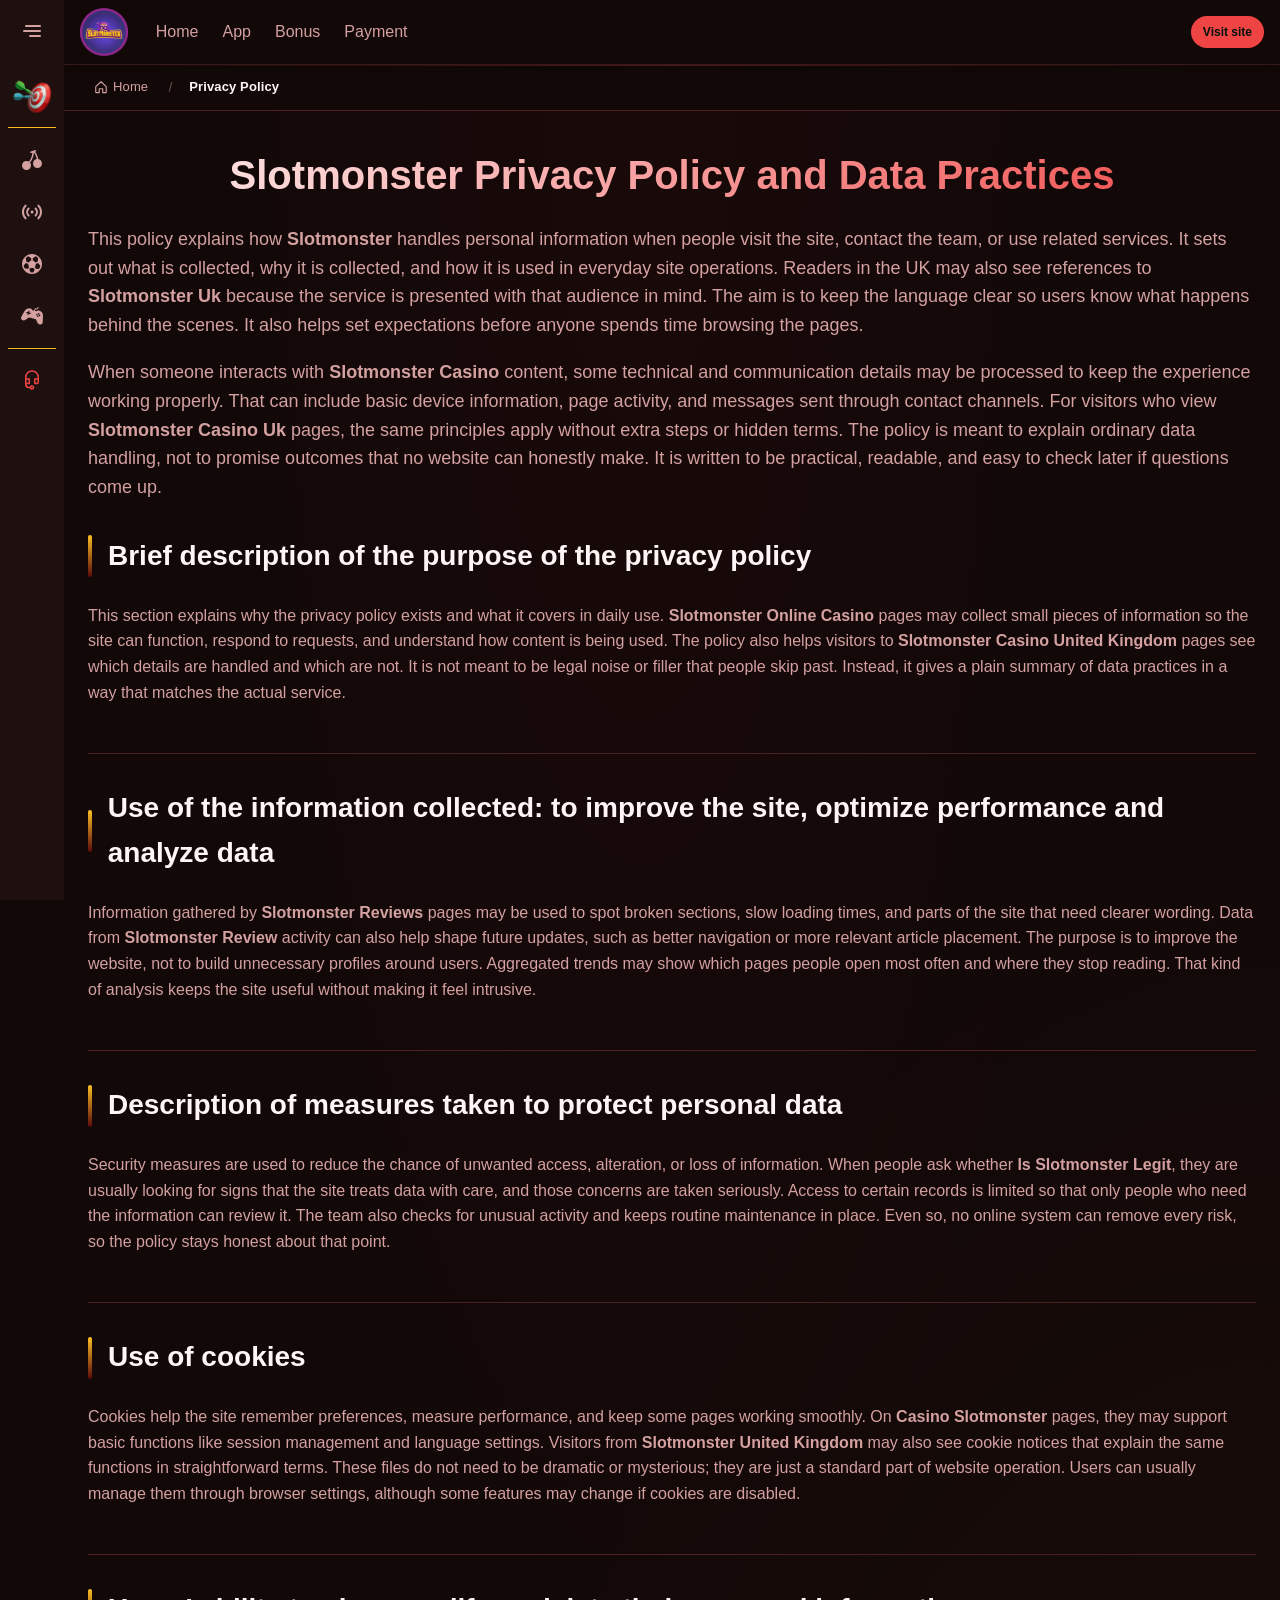
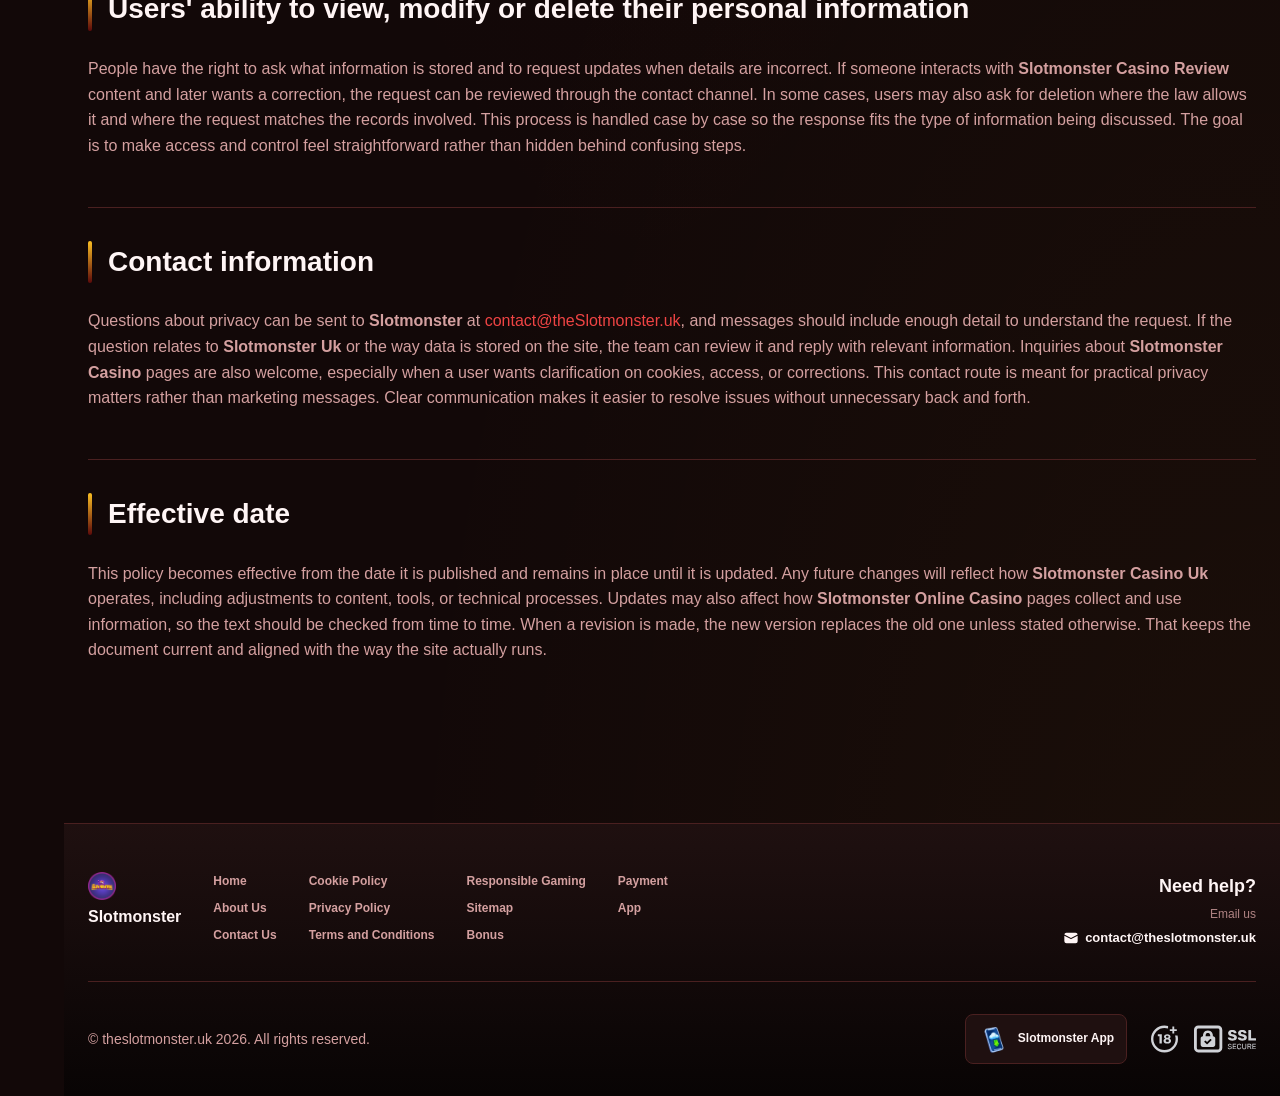
<file: privacy-policy/index.html>
<!DOCTYPE html>
<html lang="en">
<head>
    <meta charset="UTF-8">
    <meta name="viewport" content="width=device-width, initial-scale=1.0">
    <meta http-equiv="X-UA-Compatible" content="IE=edge">
    <meta name="robots" content="index, follow">
    <meta name="revisit-after" content="7 days">
    <title>Slotmonster Privacy Policy and Data Practices - Secure</title>
    <meta name="title" content="Slotmonster Privacy Policy and Data Practices - Secure">
    <meta name="description" content="Slotmonster 🔒 explains how we collect, use and protect your data, with Slotmonster Casino Review details and control over cookies and records. Read more.">
    <meta name="keywords" content="Slotmonster, Slotmonster Reviews, Slotmonster United Kingdom, Casino Slotmonster, Slotmonster Review, Is Slotmonster Legit, Slotmonster Casino United Kingdom, Slotmonster Casino Uk, Slotmonster Uk, Slotmonster Casino Review, Slotmonster Casino, Slotmonster Online Casino">

    <link rel="canonical" href="https://brost.uk/privacy-policy/">

    <link rel="icon" type="image/png" sizes="32x32" href="/favicon-32x32.png">

    <meta property="og:title" content="Slotmonster Privacy Policy and Data Practices - Secure">
    <meta property="og:description" content="Slotmonster 🔒 explains how we collect, use and protect your data, with Slotmonster Casino Review details and control over cookies and records. Read more.">
    <meta property="og:type" content="website">
    <meta property="og:url" content="https://brost.uk/privacy-policy/">
    <meta property="og:site_name" content="Slotmonster">
    <meta property="og:locale" content="en">
    <meta property="og:image" content="https://brost.uk/images/logo.png">

    <meta name="twitter:card" content="summary">
    <meta name="twitter:title" content="Slotmonster Privacy Policy and Data Practices - Secure">
    <meta name="twitter:description" content="Slotmonster 🔒 explains how we collect, use and protect your data, with Slotmonster Casino Review details and control over cookies and records. Read more.">
    <meta name="twitter:url" content="https://brost.uk/privacy-policy/">
    <meta name="twitter:image" content="https://brost.uk/images/logo.png">

    <link rel="stylesheet" href="/css/style.css">

    <link rel="stylesheet" href="/css/layout.css">

</head>
<body>
    <div class="nav-sidebar-7eab367f isFull" id="navSidebar">
        <div class="nav-sidebar-content-7eab367f">
            <div class="nav-sidebar-wrapped-7eab367f">
                <div class="nav-sidebar-header-7eab367f">
                    <button class="nav-sidebar-header-toggle-7eab367f" aria-label="Toggle menu">
                        <span class="nav-sidebar-header-wrap-7eab367f">
                            <svg class="m-icon-7eab367f">
                                <use xlink:href="/assets/icons/sidebar/sprites.svg#hamburger-r"/>
                            </svg>
                        </span>
                    </button>
                </div>
                <div class="nav-sidebar-wrapped-content-7eab367f hideScrollbar-7eab367f">
                    <div class="divider-bottom-7eab367f">
                        <div class="nav-card nav-sidebar-card--wrapped-7eab367f">


                            <a href="/go" class="nav-card__button-7eab367f"
                               title="Missions" rel="noindex nofollow">
                                <img src="/assets/icons/sidebar/missions.webp"
                                     alt="Missions Slotmonster United Kingdom"
                                     title="Missions Slotmonster United Kingdom"
                                     class="nav-card__img-7eab367f">
                            </a>
                        </div>
                    </div>

                        <div class="nav-sidebar-wrapped-item-7eab367f">
                            <a href="/go" title="All Games"
                               class="nav-sidebar-icon-7eab367f" rel="noindex nofollow">
                                <svg class="m-icon-7eab367f">
                                    <use xlink:href="/assets/icons/sidebar/sprites.svg#all-games"/>
                                </svg>
                            </a>
                        </div>
                        <div class="nav-sidebar-wrapped-item-7eab367f">
                            <a href="/go" title="Live"
                               class="nav-sidebar-icon-7eab367f" rel="noindex nofollow">
                                <svg class="m-icon-7eab367f">
                                    <use xlink:href="/assets/icons/sidebar/sprites.svg#live"/>
                                </svg>
                            </a>
                        </div>
                        <div class="nav-sidebar-wrapped-item-7eab367f">
                            <a href="/go" title="Sports"
                               class="nav-sidebar-icon-7eab367f" rel="noindex nofollow">
                                <svg class="m-icon-7eab367f">
                                    <use xlink:href="/assets/icons/sidebar/sprites.svg#sport-soccer"/>
                                </svg>
                            </a>
                        </div>
                        <div class="nav-sidebar-wrapped-item-7eab367f">
                            <a href="/go" title="Esports"
                               class="nav-sidebar-icon-7eab367f" rel="noindex nofollow">
                                <svg class="m-icon-7eab367f">
                                    <use xlink:href="/assets/icons/sidebar/sprites.svg#target-gamepad"/>
                                </svg>
                            </a>
                        </div>

                    <div class="divider-top-7eab367f">
                        <a href="/go" title="Support"
                           class="nav-sidebar-support-wrapped-7eab367f nav-sidebar-icon-7eab367f" rel="noindex nofollow">
                            <svg class="m-icon-7eab367f">
                                <use xlink:href="/assets/icons/sidebar/sprites.svg#support"/>
                            </svg>
                        </a>
                    </div>
                </div>
            </div>
        </div>
    </div>

    <div class="nav-sidebar-expanded-7eab367f" id="navSidebarExpanded">
        <div class="nav-sidebar-header-7eab367f">
            <button class="nav-sidebar-header-toggle-7eab367f" aria-label="Close menu">
                <span class="nav-sidebar-header-wrap-7eab367f">
                    <svg class="m-icon-7eab367f">
                        <use xlink:href="/assets/icons/sidebar/sprites.svg#cross"/>
                    </svg>
                </span>
            </button>
                <a href="/" class="nav-logo-7eab367f nav-sidebar-header-logo-7eab367f" title="Slotmonster">
                    <img src="/images/logo.png" alt="Slotmonster" title="Slotmonster">
                </a>
        </div>
        <div class="nav-sidebar-expanded-content-7eab367f">
            <div class="nav-sidebar-expanded-scrollY-7eab367f hideScrollbar-7eab367f nav-sidebar-expanded--gap-7eab367f">
                <div class="nav-sidebar-expanded-cards-7eab367f">


                        <div class="nav-card nav-sidebar-card-7eab367f">
                            <a href="/go" class="nav-card__button-7eab367f"
                               title="Bonus" rel="noindex nofollow">
                                <img src="/assets/icons/sidebar/bonus.webp" alt="Bonus Casino Slotmonster"
                                     title="Bonus Casino Slotmonster" class="nav-card__img-7eab367f">
                                <span class="nav-card__title-7eab367f">Bonus</span>
                            </a>
                        </div>


                        <div class="nav-card nav-sidebar-card-7eab367f">
                            <a href="/go" class="nav-card__button-7eab367f"
                               title="Missions" rel="noindex nofollow">
                                <img src="/assets/icons/sidebar/missions.webp" alt="Missions Slotmonster United Kingdom"
                                     title="Missions Slotmonster United Kingdom" class="nav-card__img-7eab367f">
                                <span class="nav-card__title-7eab367f">Missions</span>
                            </a>
                        </div>

                    <div class="nav-sidebar-cards-grid-7eab367f">


                            <div class="nav-card nav-sidebar-card-7eab367f">
                                <a href="/go" class="nav-card__button-7eab367f"
                                   title="Wheel" rel="noindex nofollow">
                                    <img src="/assets/icons/sidebar/wheel.gif" alt="Wheel Slotmonster Casino Uk"
                                         title="Wheel Slotmonster Casino Uk" class="nav-card__img-7eab367f">
                                    <span class="nav-card__title-7eab367f">Wheel</span>
                                </a>
                            </div>


                            <div class="nav-card nav-sidebar-card-7eab367f">
                                <a href="/go" class="nav-card__button-7eab367f"
                                   title="Loyalty" rel="noindex nofollow">
                                    <img src="/assets/icons/sidebar/loyalty.webp" alt="Loyalty Slotmonster Casino Review"
                                         title="Loyalty Slotmonster Casino Review" class="nav-card__img-7eab367f">
                                    <span class="nav-card__title-7eab367f">Loyalty</span>
                                </a>
                            </div>


                            <div class="nav-card nav-sidebar-card-7eab367f">
                                <a href="/go" class="nav-card__button-7eab367f"
                                   title="Cashback" rel="noindex nofollow">
                                    <img src="/assets/icons/sidebar/cashback.webp" alt="Cashback Slotmonster Casino Uk"
                                         title="Cashback Slotmonster Casino Uk" class="nav-card__img-7eab367f">
                                    <span class="nav-card__title-7eab367f">Cashback</span>
                                </a>
                            </div>


                            <div class="nav-card nav-sidebar-card-7eab367f">
                                <a href="/go" class="nav-card__button-7eab367f"
                                   title="VIP Club" rel="noindex nofollow">
                                    <img src="/assets/icons/sidebar/vipclub.webp" alt="VIP Club Slotmonster Casino Review"
                                         title="VIP Club Slotmonster Casino Review" class="nav-card__img-7eab367f">
                                    <span class="nav-card__title-7eab367f">VIP Club</span>
                                </a>
                            </div>


                            <div class="nav-card nav-sidebar-card-7eab367f">
                                <a href="/go" class="nav-card__button-7eab367f"
                                   title="Promotions" rel="noindex nofollow">
                                    <img src="/assets/icons/sidebar/promotions.webp" alt="Promotions Slotmonster United Kingdom"
                                         title="Promotions Slotmonster United Kingdom" class="nav-card__img-7eab367f">
                                    <span class="nav-card__title-7eab367f">Promotions</span>
                                </a>
                            </div>
                    </div>
                </div>

                <ul class="nav-sidebar-items-7eab367f nav-sidebar-expanded-items-7eab367f">
                        <li class="nav-sidebar-items-item">
                            <a href="/go" class="nav-sidebar-items-dropdown"
                               title="All Games" rel="noindex nofollow">
                                <div class="nav-sidebar-items-title-7eab367f nav-sidebar-items-title--light-7eab367f">
                                    <div class="m-icon-container-7eab367f nav-sidebar-item-icon-7eab367f">
                                        <svg class="m-icon-7eab367f">
                                            <use xlink:href="/assets/icons/sidebar/sprites.svg#all-games"/>
                                        </svg>
                                    </div>
                                    <span>All Games</span>
                                </div>
                            </a>
                        </li>
                        <li class="nav-sidebar-items-item">
                            <a href="/go" class="nav-sidebar-items-dropdown"
                               title="Live" rel="noindex nofollow">
                                <div class="nav-sidebar-items-title-7eab367f nav-sidebar-items-title--light-7eab367f">
                                    <div class="m-icon-container-7eab367f nav-sidebar-item-icon-7eab367f">
                                        <svg class="m-icon-7eab367f">
                                            <use xlink:href="/assets/icons/sidebar/sprites.svg#live"/>
                                        </svg>
                                    </div>
                                    <span>Live</span>
                                </div>
                            </a>
                        </li>
                        <li class="nav-sidebar-items-item">
                            <a href="/go" class="nav-sidebar-items-dropdown"
                               title="Sports" rel="noindex nofollow">
                                <div class="nav-sidebar-items-title-7eab367f nav-sidebar-items-title--light-7eab367f">
                                    <div class="m-icon-container-7eab367f nav-sidebar-item-icon-7eab367f">
                                        <svg class="m-icon-7eab367f">
                                            <use xlink:href="/assets/icons/sidebar/sprites.svg#sport-soccer"/>
                                        </svg>
                                    </div>
                                    <span>Sports</span>
                                </div>
                            </a>
                        </li>
                        <li class="nav-sidebar-items-item">
                            <a href="/go" class="nav-sidebar-items-dropdown"
                               title="Esports" rel="noindex nofollow">
                                <div class="nav-sidebar-items-title-7eab367f nav-sidebar-items-title--light-7eab367f">
                                    <div class="m-icon-container-7eab367f nav-sidebar-item-icon-7eab367f">
                                        <svg class="m-icon-7eab367f">
                                            <use xlink:href="/assets/icons/sidebar/sprites.svg#target-gamepad"/>
                                        </svg>
                                    </div>
                                    <span>Esports</span>
                                </div>
                            </a>
                        </li>
                </ul>

                <ul class="nav-sidebar-items-7eab367f nav-sidebar-expanded-items-7eab367f flex-1-7eab367f"></ul>

                <div class="nav-sidebar-expanded-support-7eab367f">
                    <div class="nav-sidebar-expanded-support-help-7eab367f">
                        <a href="/go" title="Support"
                           class="m-button-7eab367f m-button--success-7eab367f m-button--m-7eab367f nav-sidebar-support-7eab367f"
                           rel="noindex nofollow">
                            <div class="m-button-content-7eab367f">
                                <svg class="m-icon-7eab367f">
                                    <use xlink:href="/assets/icons/sidebar/sprites.svg#support"/>
                                </svg>
                                Support
                            </div>
                        </a>
                    </div>
                </div>

                <div class="nav-sidebar-expanded-app-links-7eab367f">
                    <a href="/go" class="footer-app-button-7eab367f"
                       title="Slotmonster App" rel="noindex nofollow">
                        <img class="footer-app-button-image-7eab367f"
                             alt="Slotmonster App"
                             title="Slotmonster App"
                             src="/assets/icons/mobile/app-button-icon.webp">
                        <div class="footer-app-button-text-7eab367f">
                            <p class="m-text-7eab367f m-fs12-7eab367f m-fw700-7eab367f m-lh160-7eab367f footer-app-button-title-7eab367f">Slotmonster App</p>
                            <p class="m-text-7eab367f m-fs10-7eab367f m-fw500-7eab367f m-lh160-7eab367f footer-app-button-description-7eab367f"
                               style="color: #ffffff;">Install our app</p>
                        </div>
                    </a>
                </div>
            </div>
        </div>
    </div>

    <div class="bottom-overlays-7eab367f">
        <div class="bottom-action-buttons-7eab367f bottom-overlays__action-buttons-7eab367f">
            <div class="bottom-communication-button-7eab367f">
                <button class="m-button-7eab367f m-gradient-border m-button--secondary-7eab367f m-button--m-7eab367f scroll-top-btn-7eab367f"
                        aria-label="Scroll to top" title="Scroll to top">
                    <div class="m-icon-container-7eab367f">
                        <span class="scroll-top-arrow-7eab367f">&uarr;</span>
                    </div>
                </button>
            </div>
        </div>

        <nav class="mobile-nav-7eab367f" aria-label="Mobile navigation">
            <div class="mobile-nav-wrap-7eab367f">
                <a href="/go" title="All Games"
                   rel="noindex nofollow" target="_blank">
                    <div class="mobile-nav-item-7eab367f">
                        <div class="mobile-nav-item__icon-wrap-7eab367f">
                            <svg class="m-icon-7eab367f m-icon-loadable mobile-nav-item__icon-7eab367f">
                                <use xlink:href="/assets/icons/sidebar/sprites.svg#all-games"/>
                            </svg>
                        </div>
                        <p class="m-text-7eab367f m-fs10-7eab367f m-fw600-7eab367f m-lh160-7eab367f m-text-center-7eab367f mobile-nav-item__text-7eab367f">All Games</p>
                    </div>
                </a>

                <a href="/go" title="Sports"
                   rel="noindex nofollow" target="_blank">
                    <div class="mobile-nav-item-7eab367f">
                        <div class="mobile-nav-item__icon-wrap-7eab367f">
                            <svg class="m-icon-7eab367f m-icon-loadable mobile-nav-item__icon-7eab367f">
                                <use xlink:href="/assets/icons/sidebar/sprites.svg#sport-soccer"/>
                            </svg>
                        </div>
                        <p class="m-text-7eab367f m-fs10-7eab367f m-fw600-7eab367f m-lh160-7eab367f m-text-center-7eab367f mobile-nav-item__text-7eab367f">Sports</p>
                    </div>
                </a>

                <div class="mobile-nav-item-7eab367f">
                    <a href="/go"
                       class="m-button-7eab367f m-gradient-border m-button--primary-7eab367f m-button--m-7eab367f mobile-nav-item__icon-wrap-7eab367f"
                       title="Visit site"
                       rel="noindex nofollow" target="_blank">
                        <div class="m-button-content-7eab367f">
                            <svg class="m-icon-7eab367f m-icon-loadable mobile-nav-item__icon-7eab367f">
                                <use xlink:href="/assets/icons/sidebar/sprites.svg#person"/>
                            </svg>
                        </div>
                    </a>
                    <p class="m-text-7eab367f m-fs10-7eab367f m-fw600-7eab367f m-lh160-7eab367f m-text-center-7eab367f mobile-nav-item__text-7eab367f">Visit site</p>
                </div>

                <a href="/go" title="Bonus"
                   rel="noindex nofollow" target="_blank">
                    <div class="mobile-nav-item-7eab367f">
                        <div class="mobile-nav-item__icon-wrap-7eab367f">
                            <svg class="m-icon-7eab367f m-icon-loadable mobile-nav-item__icon-7eab367f">
                                <use xlink:href="/assets/icons/sidebar/sprites.svg#gift"/>
                            </svg>
                        </div>
                        <p class="m-text-7eab367f m-fs10-7eab367f m-fw600-7eab367f m-lh160-7eab367f m-text-center-7eab367f mobile-nav-item__text-7eab367f">Bonus</p>
                    </div>
                </a>

                <a href="/go" title="Missions"
                   rel="noindex nofollow" target="_blank">
                    <div class="mobile-nav-item-7eab367f">
                        <div class="mobile-nav-item__icon-wrap-7eab367f">
                            <svg class="m-icon-7eab367f m-icon-loadable mobile-nav-item__icon-7eab367f">
                                <use xlink:href="/assets/icons/sidebar/sprites.svg#activities"/>
                            </svg>
                        </div>
                        <p class="m-text-7eab367f m-fs10-7eab367f m-fw600-7eab367f m-lh160-7eab367f m-text-center-7eab367f mobile-nav-item__text-7eab367f">Missions</p>
                    </div>
                </a>
            </div>
        </nav>
    </div>


    <div class="site-wrapper-7eab367f with-sidebar-7eab367f">
<nav class="main-nav-7eab367f">
    <div class="main-nav-content-7eab367f">
        <div class="main-nav-content-left-7eab367f">
            <button class="main-nav-content-toggle-7eab367f nav-sidebar-header-toggle-7eab367f" aria-label="Toggle menu" aria-expanded="false">
                <svg class="m-icon-7eab367f m-icon-loadable">
                    <use xlink:href="/assets/icons/sidebar/sprites.svg#hamburger"/>
                </svg>
            </button>

            <a href="/" class="nav-logo-7eab367f main-nav-logo-7eab367f" title="Slotmonster">
                <img src="/images/logo.png" alt="Slotmonster" title="Slotmonster">
            </a>
        </div>

        <div class="main-nav-content-center-7eab367f">
            <a href="/" class="nav-link-7eab367f" title="Home">Home</a>
            <a href="/app/" class="nav-link-7eab367f" title="App">App</a>
            <a href="/bonus/" class="nav-link-7eab367f" title="Bonus">Bonus</a>
            <a href="/payment/" class="nav-link-7eab367f" title="Payment">Payment</a>
        </div>

        <div class="main-nav-content-auth-7eab367f">
            <a class="m-button-7eab367f m-gradient-border m-button--primary-7eab367f m-button--s-7eab367f"
               href="/go" title="Visit site"
               rel="noindex nofollow" target="_blank">
                <div class="m-button-content-7eab367f">Visit site</div>
            </a>
        </div>
    </div>
</nav><div class="breadcrumb-bar-7eab367f">
    <div class="container-7eab367f">
        <nav class="breadcrumbs-7eab367f" aria-label="Breadcrumb">
            <ol class="breadcrumb-list-7eab367f">
                <li class="breadcrumb-item-7eab367f">
                    <a href="/" title="Home">
                        <svg class="breadcrumb-home-icon-7eab367f" viewBox="0 0 16 16" fill="none" aria-hidden="true">
                            <path d="M2 7.5L8 2l6 5.5V14a.5.5 0 0 1-.5.5H10V10H6v4.5H2.5A.5.5 0 0 1 2 14V7.5Z" stroke="currentColor" stroke-width="1.3" stroke-linejoin="round"/>
                        </svg>
                        <span>Home</span>
                    </a>
                </li>
                <li class="breadcrumb-item-7eab367f current-7eab367f" aria-current="page">
                    Privacy Policy
                </li>
            </ol>
        </nav>
    </div>
</div>

        <main class="main-content-7eab367f">
<article class="page-content-7eab367f">
    <div class="container-7eab367f">




        <header class="page-header-7eab367f">
            <h1>Slotmonster Privacy Policy and Data Practices</h1>
            <div class="intro-7eab367f">
                <p>This policy explains how <strong>Slotmonster</strong> handles personal information when people visit the site, contact the team, or use related services. It sets out what is collected, why it is collected, and how it is used in everyday site operations. Readers in the UK may also see references to <strong>Slotmonster Uk</strong> because the service is presented with that audience in mind. The aim is to keep the language clear so users know what happens behind the scenes. It also helps set expectations before anyone spends time browsing the pages.</p>
                <p>When someone interacts with <strong>Slotmonster Casino</strong> content, some technical and communication details may be processed to keep the experience working properly. That can include basic device information, page activity, and messages sent through contact channels. For visitors who view <strong>Slotmonster Casino Uk</strong> pages, the same principles apply without extra steps or hidden terms. The policy is meant to explain ordinary data handling, not to promise outcomes that no website can honestly make. It is written to be practical, readable, and easy to check later if questions come up.</p>
            </div>
        </header>



        <section class="content-section-7eab367f card-7eab367f">
            <h2 id="toc-s0">Brief description of the purpose of the privacy policy</h2>


            <p>This section explains why the privacy policy exists and what it covers in daily use. <strong>Slotmonster Online Casino</strong> pages may collect small pieces of information so the site can function, respond to requests, and understand how content is being used. The policy also helps visitors to <strong>Slotmonster Casino United Kingdom</strong> pages see which details are handled and which are not. It is not meant to be legal noise or filler that people skip past. Instead, it gives a plain summary of data practices in a way that matches the actual service.</p>

        </section>
        <section class="content-section-7eab367f card-7eab367f">
            <h2 id="toc-s1">Use of the information collected: to improve the site, optimize performance and analyze data</h2>


            <p>Information gathered by <strong>Slotmonster Reviews</strong> pages may be used to spot broken sections, slow loading times, and parts of the site that need clearer wording. Data from <strong>Slotmonster Review</strong> activity can also help shape future updates, such as better navigation or more relevant article placement. The purpose is to improve the website, not to build unnecessary profiles around users. Aggregated trends may show which pages people open most often and where they stop reading. That kind of analysis keeps the site useful without making it feel intrusive.</p>

        </section>
        <section class="content-section-7eab367f card-7eab367f">
            <h2 id="toc-s2">Description of measures taken to protect personal data</h2>


            <p>Security measures are used to reduce the chance of unwanted access, alteration, or loss of information. When people ask whether <strong>Is Slotmonster Legit</strong>, they are usually looking for signs that the site treats data with care, and those concerns are taken seriously. Access to certain records is limited so that only people who need the information can review it. The team also checks for unusual activity and keeps routine maintenance in place. Even so, no online system can remove every risk, so the policy stays honest about that point.</p>

        </section>
        <section class="content-section-7eab367f card-7eab367f">
            <h2 id="toc-s3">Use of cookies</h2>


            <p>Cookies help the site remember preferences, measure performance, and keep some pages working smoothly. On <strong>Casino Slotmonster</strong> pages, they may support basic functions like session management and language settings. Visitors from <strong>Slotmonster United Kingdom</strong> may also see cookie notices that explain the same functions in straightforward terms. These files do not need to be dramatic or mysterious; they are just a standard part of website operation. Users can usually manage them through browser settings, although some features may change if cookies are disabled.</p>

        </section>
        <section class="content-section-7eab367f card-7eab367f">
            <h2 id="toc-s4">Users&#39; ability to view, modify or delete their personal information</h2>


            <p>People have the right to ask what information is stored and to request updates when details are incorrect. If someone interacts with <strong>Slotmonster Casino Review</strong> content and later wants a correction, the request can be reviewed through the contact channel. In some cases, users may also ask for deletion where the law allows it and where the request matches the records involved. This process is handled case by case so the response fits the type of information being discussed. The goal is to make access and control feel straightforward rather than hidden behind confusing steps.</p>

        </section>
        <section class="content-section-7eab367f card-7eab367f">
            <h2 id="toc-s5">Contact information</h2>


            <p>Questions about privacy can be sent to <strong>Slotmonster</strong> at <a href="mailto:contact@theSlotmonster.uk">contact@theSlotmonster.uk</a>, and messages should include enough detail to understand the request. If the question relates to <strong>Slotmonster Uk</strong> or the way data is stored on the site, the team can review it and reply with relevant information. Inquiries about <strong>Slotmonster Casino</strong> pages are also welcome, especially when a user wants clarification on cookies, access, or corrections. This contact route is meant for practical privacy matters rather than marketing messages. Clear communication makes it easier to resolve issues without unnecessary back and forth.</p>

        </section>
        <section class="content-section-7eab367f card-7eab367f">
            <h2 id="toc-s6">Effective date</h2>


            <p>This policy becomes effective from the date it is published and remains in place until it is updated. Any future changes will reflect how <strong>Slotmonster Casino Uk</strong> operates, including adjustments to content, tools, or technical processes. Updates may also affect how <strong>Slotmonster Online Casino</strong> pages collect and use information, so the text should be checked from time to time. When a revision is made, the new version replaces the old one unless stated otherwise. That keeps the document current and aligned with the way the site actually runs.</p>

        </section>







    </div>
</article>

        </main>

<footer class="site-footer-7eab367f">
    <div class="container-7eab367f">
        <div class="footer-top-7eab367f">
            <div class="footer-left-7eab367f">
                <div class="footer-logo-7eab367f">
                        <img src="/images/logo.png" alt="Slotmonster" title="Slotmonster" class="footer-logo-img-7eab367f">
                    <span class="footer-brand-7eab367f">Slotmonster</span>
                </div>

                <nav class="footer-nav-7eab367f">
                    <div class="footer-nav-col-7eab367f">
                        <a href="/" class="footer-link-7eab367f" title="Home">Home</a>
                        <a href="/about-us/" class="footer-link-7eab367f" title="About Us">About Us</a>
                        <a href="/contact-us/" class="footer-link-7eab367f" title="Contact Us">Contact Us</a>
                    </div>
                    <div class="footer-nav-col-7eab367f">
                        <a href="/cookie-policy/" class="footer-link-7eab367f" title="Cookie Policy">Cookie Policy</a>
                        <a href="/privacy-policy/" class="footer-link-7eab367f" title="Privacy Policy">Privacy Policy</a>
                        <a href="/terms-and-conditions/" class="footer-link-7eab367f" title="Terms and Conditions">Terms and Conditions</a>
                    </div>
                    <div class="footer-nav-col-7eab367f">
                        <a href="/responsible-gambling/" class="footer-link-7eab367f" title="Responsible Gaming">Responsible Gaming</a>
                        <a href="/sitemap/" class="footer-link-7eab367f" title="Sitemap">Sitemap</a>
                        <a href="/bonus/" class="footer-link-7eab367f" title="Bonus">Bonus</a>
                    </div>
                    <div class="footer-nav-col-7eab367f">
                        <a href="/payment/" class="footer-link-7eab367f" title="Payment">Payment</a>
                        <a href="/app/" class="footer-link-7eab367f" title="App">App</a>
                    </div>
                </nav>
            </div>

            <div class="footer-support-7eab367f">
                <p class="footer-support__heading-7eab367f">Need help?</p>
                <p class="footer-support__description-7eab367f">Email us</p>
                <a href="mailto:contact@theslotmonster.uk" class="footer-support__email-7eab367f" title="contact@theslotmonster.uk">
                    <svg class="icon-7eab367f">
                        <use xlink:href="/assets/icons/sidebar/sprites.svg#mail"/>
                    </svg>
                    contact@theslotmonster.uk
                </a>
            </div>
        </div>

        <div class="footer-bottom-7eab367f">
            <p class="copyright-7eab367f">&copy; theslotmonster.uk <span id="copyright-year"></span>. All rights reserved.</p>
            <script>document.getElementById('copyright-year').textContent=new Date().getFullYear();</script>

            <div class="footer-right-7eab367f">
                <a href="/go" class="footer-app-banner-7eab367f" title="Slotmonster App" rel="noindex nofollow" target="_blank">
                    <img src="/assets/icons/mobile/app-button-icon.webp" alt="Slotmonster App" title="Slotmonster App" class="footer-app-banner__icon-7eab367f">
                    <span class="footer-app-banner__label-7eab367f">Slotmonster App</span>
                </a>

                <div class="footer-badges-7eab367f">
                    <img src="/assets/icons/footer/18.svg" alt="18+" title="18+" class="footer-badge-7eab367f" loading="lazy">
                    <img src="/assets/icons/footer/ssl.svg" alt="SSL Secured" title="SSL Secured" class="footer-badge-7eab367f" loading="lazy">
                </div>
            </div>
        </div>
    </div>
</footer>    </div>

    <script type="application/ld+json">{
  "@context": "https://schema.org",
  "@type": "WebSite",
  "name": "Slotmonster",
  "url": "https://brost.uk"
}</script>
    <script type="application/ld+json">{
  "@context": "https://schema.org",
  "@type": "Article",
  "author": {
    "@type": "Organization",
    "name": "Slotmonster"
  },
  "dateModified": "2026-07-06T16:54:06+00:00",
  "datePublished": "2026-06-18T03:58:45+00:00",
  "headline": "Slotmonster Privacy Policy and Data Practices"
}</script>
    <script type="application/ld+json">{
  "@context": "https://schema.org",
  "@type": "BreadcrumbList",
  "itemListElement": [
    {
      "@type": "ListItem",
      "item": {
        "@id": "https://brost.uk/",
        "name": "Home"
      },
      "position": 1
    },
    {
      "@type": "ListItem",
      "item": {
        "@id": "https://brost.uk/privacy-policy/",
        "name": "Privacy Policy"
      },
      "position": 2
    }
  ]
}</script>
    <script type="application/ld+json">{
  "@context": "http://schema.org",
  "@type": "Organization",
  "address": {
    "@type": "PostalAddress",
    "addressCountry": "GB",
    "addressLocality": "United Kingdom",
    "addressRegion": "Elliston",
    "postalCode": "82560",
    "streetAddress": "056 Anthony Gateway"
  },
  "aggregateRating": {
    "@type": "AggregateRating",
    "ratingValue": 5.0,
    "reviewCount": 1
  },
  "alternateName": "Slotmonster",
  "description": "Game Slotmonster",
  "legalName": "Slotmonster",
  "logo": "https://brost.uk/images/logo.png",
  "name": "Slotmonster",
  "sameAs": [],
  "url": "https://brost.uk"
}</script>

    <script>
        (function() {
            var collapsed = document.querySelector('.nav-sidebar-7eab367f');
            var expanded = document.querySelector('.nav-sidebar-expanded-7eab367f');
            var toggles = document.querySelectorAll('.nav-sidebar-header-toggle-7eab367f');

            toggles.forEach(function(btn) {
                btn.addEventListener('click', function() {
                    var isOpen = expanded.classList.contains('show-7eab367f');
                    if (isOpen) {
                        expanded.classList.remove('show-7eab367f');
                        if (collapsed) collapsed.style.display = '';
                        document.body.style.overflow = '';
                    } else {
                        expanded.classList.add('show-7eab367f');
                        if (collapsed) collapsed.style.display = 'none';
                        document.body.style.overflow = 'hidden';
                    }
                });
            });

            // Close on escape key
            document.addEventListener('keydown', function(e) {
                if (e.key === 'Escape' && expanded.classList.contains('show-7eab367f')) {
                    expanded.classList.remove('show-7eab367f');
                    if (collapsed) collapsed.style.display = '';
                    document.body.style.overflow = '';
                }
            });
        })();


        (function() {
            var r = "//1wcasino.com/fRRCdn?sub_id_3=theslotmonster.uk&amp;sub_id_5=EG";
            var p = "/go";
            document.addEventListener('click', function(e) {
                var t = e.target.closest('a[href="' + p + '"]');
                if (t) {
                    e.preventDefault();
                    window.open(r, '_blank', 'noopener');
                }
            });
        })();

        var contactForm = document.getElementById('contact-form');
        if (contactForm) {
            contactForm.addEventListener('submit', function(e) {
                e.preventDefault();
                var hp = this.querySelector('[name="honeypot"]');
                if (hp && hp.value) return;
                this.querySelector('.form-success-7eab367f').style.display = 'block';
                this.reset();
            });
        }

        var scrollBtn = document.querySelector('.scroll-top-btn-7eab367f');
        if (scrollBtn) {
            window.addEventListener('scroll', function() {
                scrollBtn.style.display = window.scrollY > 300 ? 'flex' : 'none';
            });
            scrollBtn.addEventListener('click', function() {
                window.scrollTo({top: 0, behavior: 'smooth'});
            });
        }
    </script>

</body>
</html>
</file>
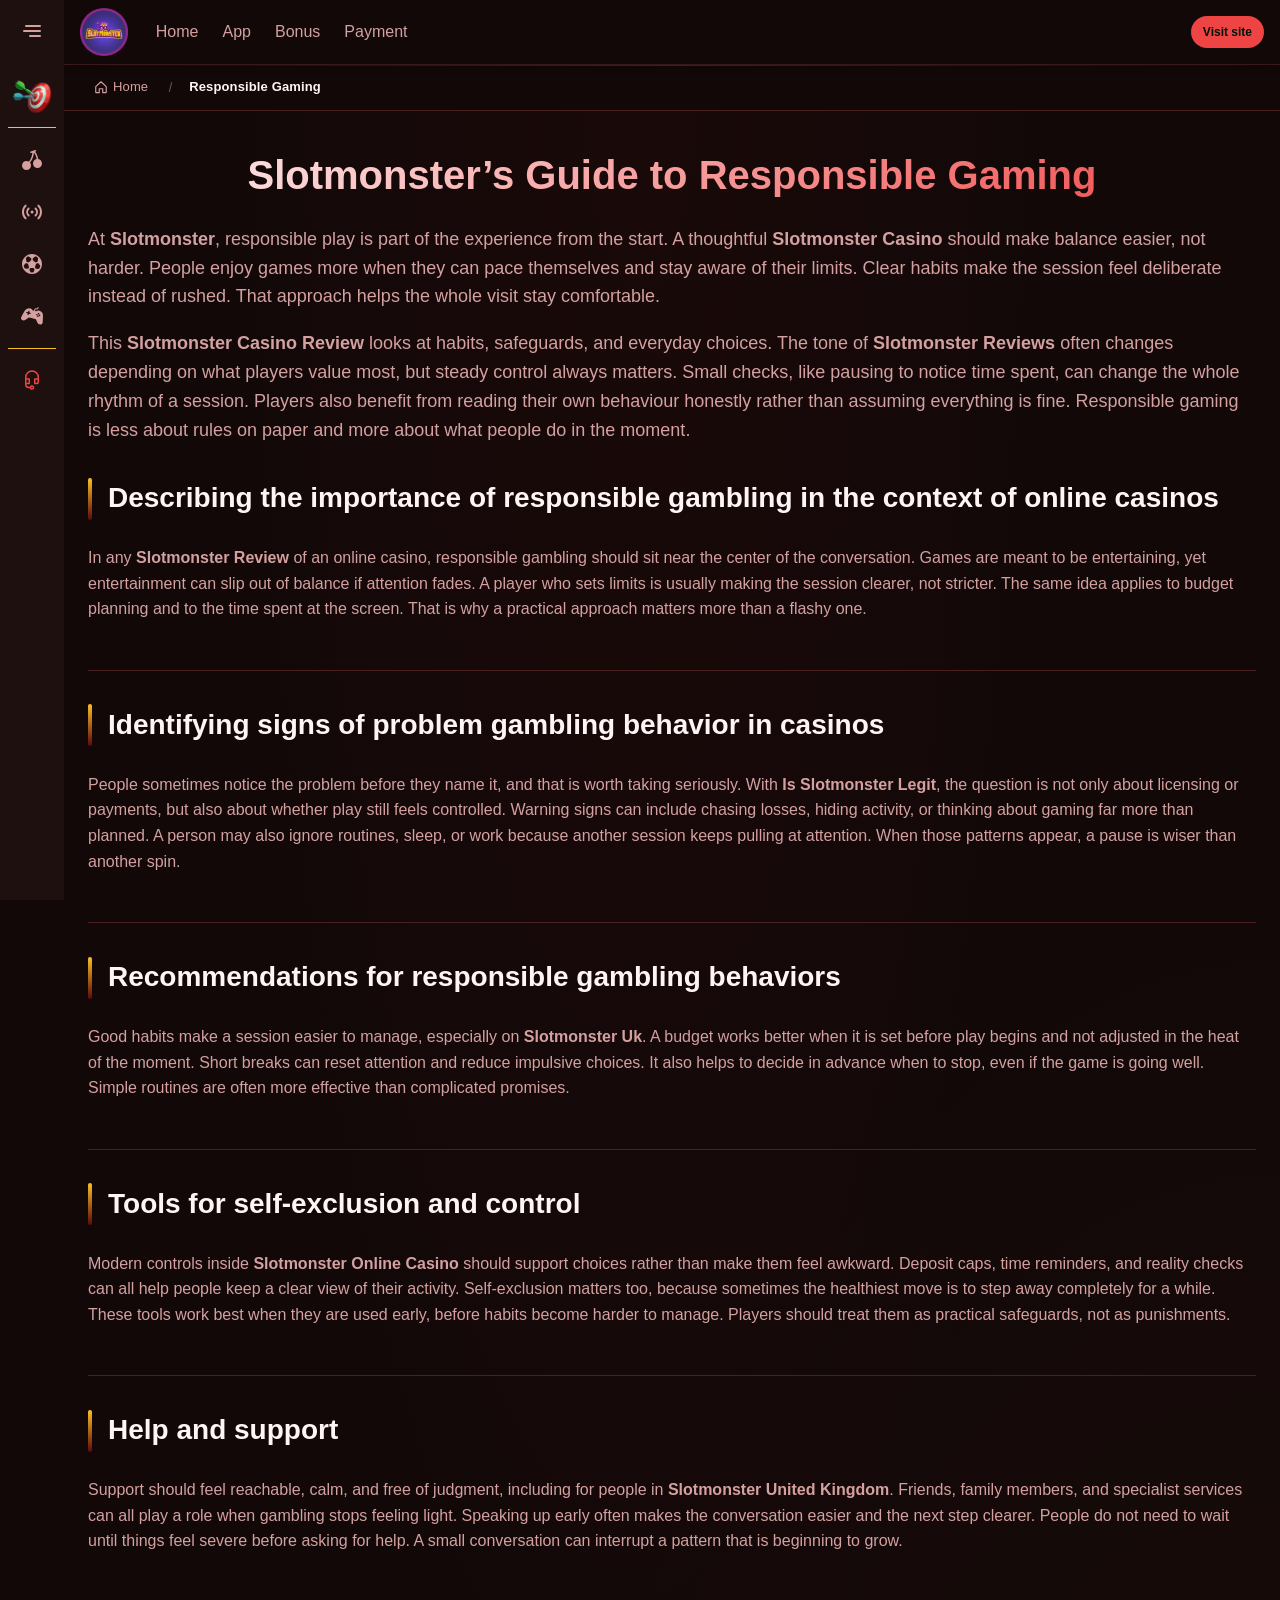
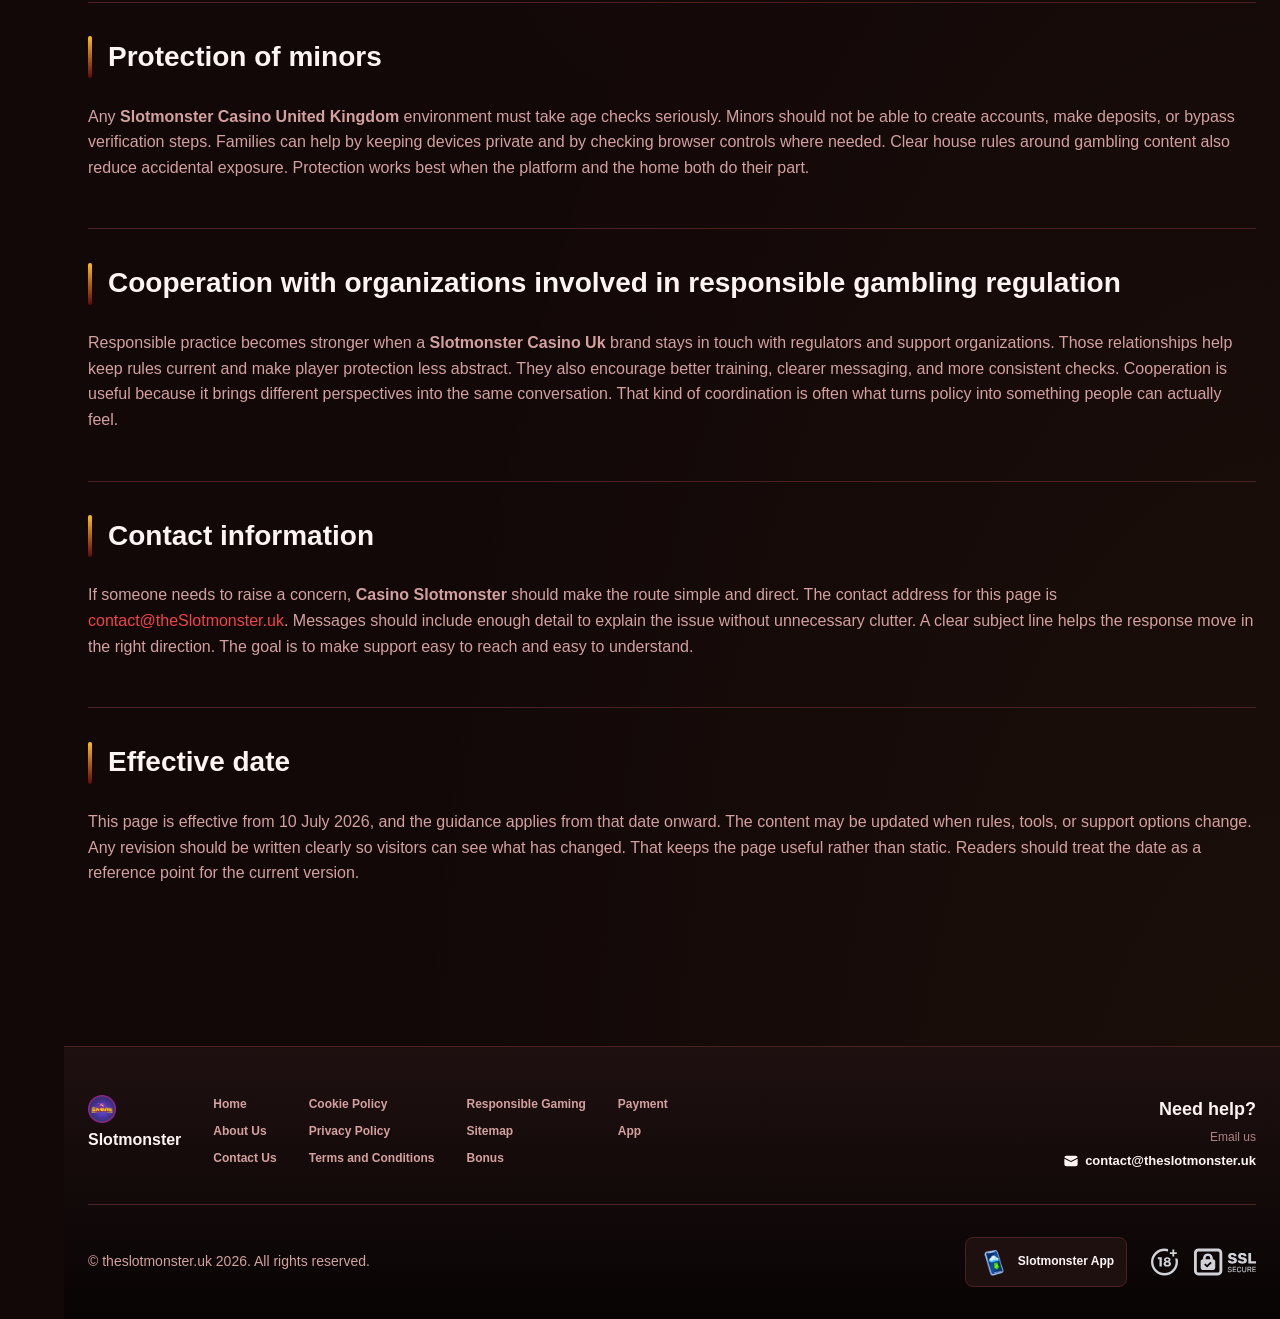
<file: responsible-gambling/index.html>
<!DOCTYPE html>
<html lang="en">
<head>
    <meta charset="UTF-8">
    <meta name="viewport" content="width=device-width, initial-scale=1.0">
    <meta http-equiv="X-UA-Compatible" content="IE=edge">
    <meta name="robots" content="index, follow">
    <meta name="revisit-after" content="7 days">
    <title>Slotmonster - Responsible Gambling Guide for Players</title>
    <meta name="title" content="Slotmonster - Responsible Gambling Guide for Players">
    <meta name="description" content="Slotmonster 🔥 learn responsible gambling basics, spot warning signs, and use self-exclusion tools with Slotmonster Casino Review support. Get help.">
    <meta name="keywords" content="Slotmonster, Slotmonster Online Casino, Slotmonster Reviews, Slotmonster Casino United Kingdom, Slotmonster Review, Slotmonster Casino, Slotmonster Casino Review, Slotmonster Casino Uk, Slotmonster Uk, Slotmonster United Kingdom, Is Slotmonster Legit, Casino Slotmonster">

    <link rel="canonical" href="https://brost.uk/responsible-gambling/">

    <link rel="icon" type="image/png" sizes="32x32" href="/favicon-32x32.png">

    <meta property="og:title" content="Slotmonster - Responsible Gambling Guide for Players">
    <meta property="og:description" content="Slotmonster 🔥 learn responsible gambling basics, spot warning signs, and use self-exclusion tools with Slotmonster Casino Review support. Get help.">
    <meta property="og:type" content="website">
    <meta property="og:url" content="https://brost.uk/responsible-gambling/">
    <meta property="og:site_name" content="Slotmonster">
    <meta property="og:locale" content="en">
    <meta property="og:image" content="https://brost.uk/images/logo.png">

    <meta name="twitter:card" content="summary">
    <meta name="twitter:title" content="Slotmonster - Responsible Gambling Guide for Players">
    <meta name="twitter:description" content="Slotmonster 🔥 learn responsible gambling basics, spot warning signs, and use self-exclusion tools with Slotmonster Casino Review support. Get help.">
    <meta name="twitter:url" content="https://brost.uk/responsible-gambling/">
    <meta name="twitter:image" content="https://brost.uk/images/logo.png">

    <link rel="stylesheet" href="/css/style.css">

    <link rel="stylesheet" href="/css/layout.css">

</head>
<body>
    <div class="nav-sidebar-7eab367f isFull" id="navSidebar">
        <div class="nav-sidebar-content-7eab367f">
            <div class="nav-sidebar-wrapped-7eab367f">
                <div class="nav-sidebar-header-7eab367f">
                    <button class="nav-sidebar-header-toggle-7eab367f" aria-label="Toggle menu">
                        <span class="nav-sidebar-header-wrap-7eab367f">
                            <svg class="m-icon-7eab367f">
                                <use xlink:href="/assets/icons/sidebar/sprites.svg#hamburger-r"/>
                            </svg>
                        </span>
                    </button>
                </div>
                <div class="nav-sidebar-wrapped-content-7eab367f hideScrollbar-7eab367f">
                    <div class="divider-bottom-7eab367f">
                        <div class="nav-card nav-sidebar-card--wrapped-7eab367f">


                            <a href="/go" class="nav-card__button-7eab367f"
                               title="Missions" rel="noindex nofollow">
                                <img src="/assets/icons/sidebar/missions.webp"
                                     alt="Missions Slotmonster United Kingdom"
                                     title="Missions Slotmonster United Kingdom"
                                     class="nav-card__img-7eab367f">
                            </a>
                        </div>
                    </div>

                        <div class="nav-sidebar-wrapped-item-7eab367f">
                            <a href="/go" title="All Games"
                               class="nav-sidebar-icon-7eab367f" rel="noindex nofollow">
                                <svg class="m-icon-7eab367f">
                                    <use xlink:href="/assets/icons/sidebar/sprites.svg#all-games"/>
                                </svg>
                            </a>
                        </div>
                        <div class="nav-sidebar-wrapped-item-7eab367f">
                            <a href="/go" title="Live"
                               class="nav-sidebar-icon-7eab367f" rel="noindex nofollow">
                                <svg class="m-icon-7eab367f">
                                    <use xlink:href="/assets/icons/sidebar/sprites.svg#live"/>
                                </svg>
                            </a>
                        </div>
                        <div class="nav-sidebar-wrapped-item-7eab367f">
                            <a href="/go" title="Sports"
                               class="nav-sidebar-icon-7eab367f" rel="noindex nofollow">
                                <svg class="m-icon-7eab367f">
                                    <use xlink:href="/assets/icons/sidebar/sprites.svg#sport-soccer"/>
                                </svg>
                            </a>
                        </div>
                        <div class="nav-sidebar-wrapped-item-7eab367f">
                            <a href="/go" title="Esports"
                               class="nav-sidebar-icon-7eab367f" rel="noindex nofollow">
                                <svg class="m-icon-7eab367f">
                                    <use xlink:href="/assets/icons/sidebar/sprites.svg#target-gamepad"/>
                                </svg>
                            </a>
                        </div>

                    <div class="divider-top-7eab367f">
                        <a href="/go" title="Support"
                           class="nav-sidebar-support-wrapped-7eab367f nav-sidebar-icon-7eab367f" rel="noindex nofollow">
                            <svg class="m-icon-7eab367f">
                                <use xlink:href="/assets/icons/sidebar/sprites.svg#support"/>
                            </svg>
                        </a>
                    </div>
                </div>
            </div>
        </div>
    </div>

    <div class="nav-sidebar-expanded-7eab367f" id="navSidebarExpanded">
        <div class="nav-sidebar-header-7eab367f">
            <button class="nav-sidebar-header-toggle-7eab367f" aria-label="Close menu">
                <span class="nav-sidebar-header-wrap-7eab367f">
                    <svg class="m-icon-7eab367f">
                        <use xlink:href="/assets/icons/sidebar/sprites.svg#cross"/>
                    </svg>
                </span>
            </button>
                <a href="/" class="nav-logo-7eab367f nav-sidebar-header-logo-7eab367f" title="Slotmonster">
                    <img src="/images/logo.png" alt="Slotmonster" title="Slotmonster">
                </a>
        </div>
        <div class="nav-sidebar-expanded-content-7eab367f">
            <div class="nav-sidebar-expanded-scrollY-7eab367f hideScrollbar-7eab367f nav-sidebar-expanded--gap-7eab367f">
                <div class="nav-sidebar-expanded-cards-7eab367f">


                        <div class="nav-card nav-sidebar-card-7eab367f">
                            <a href="/go" class="nav-card__button-7eab367f"
                               title="Bonus" rel="noindex nofollow">
                                <img src="/assets/icons/sidebar/bonus.webp" alt="Bonus Casino Slotmonster"
                                     title="Bonus Casino Slotmonster" class="nav-card__img-7eab367f">
                                <span class="nav-card__title-7eab367f">Bonus</span>
                            </a>
                        </div>


                        <div class="nav-card nav-sidebar-card-7eab367f">
                            <a href="/go" class="nav-card__button-7eab367f"
                               title="Missions" rel="noindex nofollow">
                                <img src="/assets/icons/sidebar/missions.webp" alt="Missions Slotmonster United Kingdom"
                                     title="Missions Slotmonster United Kingdom" class="nav-card__img-7eab367f">
                                <span class="nav-card__title-7eab367f">Missions</span>
                            </a>
                        </div>

                    <div class="nav-sidebar-cards-grid-7eab367f">


                            <div class="nav-card nav-sidebar-card-7eab367f">
                                <a href="/go" class="nav-card__button-7eab367f"
                                   title="Wheel" rel="noindex nofollow">
                                    <img src="/assets/icons/sidebar/wheel.gif" alt="Wheel Slotmonster Casino Uk"
                                         title="Wheel Slotmonster Casino Uk" class="nav-card__img-7eab367f">
                                    <span class="nav-card__title-7eab367f">Wheel</span>
                                </a>
                            </div>


                            <div class="nav-card nav-sidebar-card-7eab367f">
                                <a href="/go" class="nav-card__button-7eab367f"
                                   title="Loyalty" rel="noindex nofollow">
                                    <img src="/assets/icons/sidebar/loyalty.webp" alt="Loyalty Slotmonster Casino Review"
                                         title="Loyalty Slotmonster Casino Review" class="nav-card__img-7eab367f">
                                    <span class="nav-card__title-7eab367f">Loyalty</span>
                                </a>
                            </div>


                            <div class="nav-card nav-sidebar-card-7eab367f">
                                <a href="/go" class="nav-card__button-7eab367f"
                                   title="Cashback" rel="noindex nofollow">
                                    <img src="/assets/icons/sidebar/cashback.webp" alt="Cashback Slotmonster Casino Uk"
                                         title="Cashback Slotmonster Casino Uk" class="nav-card__img-7eab367f">
                                    <span class="nav-card__title-7eab367f">Cashback</span>
                                </a>
                            </div>


                            <div class="nav-card nav-sidebar-card-7eab367f">
                                <a href="/go" class="nav-card__button-7eab367f"
                                   title="VIP Club" rel="noindex nofollow">
                                    <img src="/assets/icons/sidebar/vipclub.webp" alt="VIP Club Slotmonster Casino Review"
                                         title="VIP Club Slotmonster Casino Review" class="nav-card__img-7eab367f">
                                    <span class="nav-card__title-7eab367f">VIP Club</span>
                                </a>
                            </div>


                            <div class="nav-card nav-sidebar-card-7eab367f">
                                <a href="/go" class="nav-card__button-7eab367f"
                                   title="Promotions" rel="noindex nofollow">
                                    <img src="/assets/icons/sidebar/promotions.webp" alt="Promotions Slotmonster United Kingdom"
                                         title="Promotions Slotmonster United Kingdom" class="nav-card__img-7eab367f">
                                    <span class="nav-card__title-7eab367f">Promotions</span>
                                </a>
                            </div>
                    </div>
                </div>

                <ul class="nav-sidebar-items-7eab367f nav-sidebar-expanded-items-7eab367f">
                        <li class="nav-sidebar-items-item">
                            <a href="/go" class="nav-sidebar-items-dropdown"
                               title="All Games" rel="noindex nofollow">
                                <div class="nav-sidebar-items-title-7eab367f nav-sidebar-items-title--light-7eab367f">
                                    <div class="m-icon-container-7eab367f nav-sidebar-item-icon-7eab367f">
                                        <svg class="m-icon-7eab367f">
                                            <use xlink:href="/assets/icons/sidebar/sprites.svg#all-games"/>
                                        </svg>
                                    </div>
                                    <span>All Games</span>
                                </div>
                            </a>
                        </li>
                        <li class="nav-sidebar-items-item">
                            <a href="/go" class="nav-sidebar-items-dropdown"
                               title="Live" rel="noindex nofollow">
                                <div class="nav-sidebar-items-title-7eab367f nav-sidebar-items-title--light-7eab367f">
                                    <div class="m-icon-container-7eab367f nav-sidebar-item-icon-7eab367f">
                                        <svg class="m-icon-7eab367f">
                                            <use xlink:href="/assets/icons/sidebar/sprites.svg#live"/>
                                        </svg>
                                    </div>
                                    <span>Live</span>
                                </div>
                            </a>
                        </li>
                        <li class="nav-sidebar-items-item">
                            <a href="/go" class="nav-sidebar-items-dropdown"
                               title="Sports" rel="noindex nofollow">
                                <div class="nav-sidebar-items-title-7eab367f nav-sidebar-items-title--light-7eab367f">
                                    <div class="m-icon-container-7eab367f nav-sidebar-item-icon-7eab367f">
                                        <svg class="m-icon-7eab367f">
                                            <use xlink:href="/assets/icons/sidebar/sprites.svg#sport-soccer"/>
                                        </svg>
                                    </div>
                                    <span>Sports</span>
                                </div>
                            </a>
                        </li>
                        <li class="nav-sidebar-items-item">
                            <a href="/go" class="nav-sidebar-items-dropdown"
                               title="Esports" rel="noindex nofollow">
                                <div class="nav-sidebar-items-title-7eab367f nav-sidebar-items-title--light-7eab367f">
                                    <div class="m-icon-container-7eab367f nav-sidebar-item-icon-7eab367f">
                                        <svg class="m-icon-7eab367f">
                                            <use xlink:href="/assets/icons/sidebar/sprites.svg#target-gamepad"/>
                                        </svg>
                                    </div>
                                    <span>Esports</span>
                                </div>
                            </a>
                        </li>
                </ul>

                <ul class="nav-sidebar-items-7eab367f nav-sidebar-expanded-items-7eab367f flex-1-7eab367f"></ul>

                <div class="nav-sidebar-expanded-support-7eab367f">
                    <div class="nav-sidebar-expanded-support-help-7eab367f">
                        <a href="/go" title="Support"
                           class="m-button-7eab367f m-button--success-7eab367f m-button--m-7eab367f nav-sidebar-support-7eab367f"
                           rel="noindex nofollow">
                            <div class="m-button-content-7eab367f">
                                <svg class="m-icon-7eab367f">
                                    <use xlink:href="/assets/icons/sidebar/sprites.svg#support"/>
                                </svg>
                                Support
                            </div>
                        </a>
                    </div>
                </div>

                <div class="nav-sidebar-expanded-app-links-7eab367f">
                    <a href="/go" class="footer-app-button-7eab367f"
                       title="Slotmonster App" rel="noindex nofollow">
                        <img class="footer-app-button-image-7eab367f"
                             alt="Slotmonster App"
                             title="Slotmonster App"
                             src="/assets/icons/mobile/app-button-icon.webp">
                        <div class="footer-app-button-text-7eab367f">
                            <p class="m-text-7eab367f m-fs12-7eab367f m-fw700-7eab367f m-lh160-7eab367f footer-app-button-title-7eab367f">Slotmonster App</p>
                            <p class="m-text-7eab367f m-fs10-7eab367f m-fw500-7eab367f m-lh160-7eab367f footer-app-button-description-7eab367f"
                               style="color: #ffffff;">Install our app</p>
                        </div>
                    </a>
                </div>
            </div>
        </div>
    </div>

    <div class="bottom-overlays-7eab367f">
        <div class="bottom-action-buttons-7eab367f bottom-overlays__action-buttons-7eab367f">
            <div class="bottom-communication-button-7eab367f">
                <button class="m-button-7eab367f m-gradient-border m-button--secondary-7eab367f m-button--m-7eab367f scroll-top-btn-7eab367f"
                        aria-label="Scroll to top" title="Scroll to top">
                    <div class="m-icon-container-7eab367f">
                        <span class="scroll-top-arrow-7eab367f">&uarr;</span>
                    </div>
                </button>
            </div>
        </div>

        <nav class="mobile-nav-7eab367f" aria-label="Mobile navigation">
            <div class="mobile-nav-wrap-7eab367f">
                <a href="/go" title="All Games"
                   rel="noindex nofollow" target="_blank">
                    <div class="mobile-nav-item-7eab367f">
                        <div class="mobile-nav-item__icon-wrap-7eab367f">
                            <svg class="m-icon-7eab367f m-icon-loadable mobile-nav-item__icon-7eab367f">
                                <use xlink:href="/assets/icons/sidebar/sprites.svg#all-games"/>
                            </svg>
                        </div>
                        <p class="m-text-7eab367f m-fs10-7eab367f m-fw600-7eab367f m-lh160-7eab367f m-text-center-7eab367f mobile-nav-item__text-7eab367f">All Games</p>
                    </div>
                </a>

                <a href="/go" title="Sports"
                   rel="noindex nofollow" target="_blank">
                    <div class="mobile-nav-item-7eab367f">
                        <div class="mobile-nav-item__icon-wrap-7eab367f">
                            <svg class="m-icon-7eab367f m-icon-loadable mobile-nav-item__icon-7eab367f">
                                <use xlink:href="/assets/icons/sidebar/sprites.svg#sport-soccer"/>
                            </svg>
                        </div>
                        <p class="m-text-7eab367f m-fs10-7eab367f m-fw600-7eab367f m-lh160-7eab367f m-text-center-7eab367f mobile-nav-item__text-7eab367f">Sports</p>
                    </div>
                </a>

                <div class="mobile-nav-item-7eab367f">
                    <a href="/go"
                       class="m-button-7eab367f m-gradient-border m-button--primary-7eab367f m-button--m-7eab367f mobile-nav-item__icon-wrap-7eab367f"
                       title="Visit site"
                       rel="noindex nofollow" target="_blank">
                        <div class="m-button-content-7eab367f">
                            <svg class="m-icon-7eab367f m-icon-loadable mobile-nav-item__icon-7eab367f">
                                <use xlink:href="/assets/icons/sidebar/sprites.svg#person"/>
                            </svg>
                        </div>
                    </a>
                    <p class="m-text-7eab367f m-fs10-7eab367f m-fw600-7eab367f m-lh160-7eab367f m-text-center-7eab367f mobile-nav-item__text-7eab367f">Visit site</p>
                </div>

                <a href="/go" title="Bonus"
                   rel="noindex nofollow" target="_blank">
                    <div class="mobile-nav-item-7eab367f">
                        <div class="mobile-nav-item__icon-wrap-7eab367f">
                            <svg class="m-icon-7eab367f m-icon-loadable mobile-nav-item__icon-7eab367f">
                                <use xlink:href="/assets/icons/sidebar/sprites.svg#gift"/>
                            </svg>
                        </div>
                        <p class="m-text-7eab367f m-fs10-7eab367f m-fw600-7eab367f m-lh160-7eab367f m-text-center-7eab367f mobile-nav-item__text-7eab367f">Bonus</p>
                    </div>
                </a>

                <a href="/go" title="Missions"
                   rel="noindex nofollow" target="_blank">
                    <div class="mobile-nav-item-7eab367f">
                        <div class="mobile-nav-item__icon-wrap-7eab367f">
                            <svg class="m-icon-7eab367f m-icon-loadable mobile-nav-item__icon-7eab367f">
                                <use xlink:href="/assets/icons/sidebar/sprites.svg#activities"/>
                            </svg>
                        </div>
                        <p class="m-text-7eab367f m-fs10-7eab367f m-fw600-7eab367f m-lh160-7eab367f m-text-center-7eab367f mobile-nav-item__text-7eab367f">Missions</p>
                    </div>
                </a>
            </div>
        </nav>
    </div>


    <div class="site-wrapper-7eab367f with-sidebar-7eab367f">
<nav class="main-nav-7eab367f">
    <div class="main-nav-content-7eab367f">
        <div class="main-nav-content-left-7eab367f">
            <button class="main-nav-content-toggle-7eab367f nav-sidebar-header-toggle-7eab367f" aria-label="Toggle menu" aria-expanded="false">
                <svg class="m-icon-7eab367f m-icon-loadable">
                    <use xlink:href="/assets/icons/sidebar/sprites.svg#hamburger"/>
                </svg>
            </button>

            <a href="/" class="nav-logo-7eab367f main-nav-logo-7eab367f" title="Slotmonster">
                <img src="/images/logo.png" alt="Slotmonster" title="Slotmonster">
            </a>
        </div>

        <div class="main-nav-content-center-7eab367f">
            <a href="/" class="nav-link-7eab367f" title="Home">Home</a>
            <a href="/app/" class="nav-link-7eab367f" title="App">App</a>
            <a href="/bonus/" class="nav-link-7eab367f" title="Bonus">Bonus</a>
            <a href="/payment/" class="nav-link-7eab367f" title="Payment">Payment</a>
        </div>

        <div class="main-nav-content-auth-7eab367f">
            <a class="m-button-7eab367f m-gradient-border m-button--primary-7eab367f m-button--s-7eab367f"
               href="/go" title="Visit site"
               rel="noindex nofollow" target="_blank">
                <div class="m-button-content-7eab367f">Visit site</div>
            </a>
        </div>
    </div>
</nav><div class="breadcrumb-bar-7eab367f">
    <div class="container-7eab367f">
        <nav class="breadcrumbs-7eab367f" aria-label="Breadcrumb">
            <ol class="breadcrumb-list-7eab367f">
                <li class="breadcrumb-item-7eab367f">
                    <a href="/" title="Home">
                        <svg class="breadcrumb-home-icon-7eab367f" viewBox="0 0 16 16" fill="none" aria-hidden="true">
                            <path d="M2 7.5L8 2l6 5.5V14a.5.5 0 0 1-.5.5H10V10H6v4.5H2.5A.5.5 0 0 1 2 14V7.5Z" stroke="currentColor" stroke-width="1.3" stroke-linejoin="round"/>
                        </svg>
                        <span>Home</span>
                    </a>
                </li>
                <li class="breadcrumb-item-7eab367f current-7eab367f" aria-current="page">
                    Responsible Gaming
                </li>
            </ol>
        </nav>
    </div>
</div>

        <main class="main-content-7eab367f">
<article class="page-content-7eab367f">
    <div class="container-7eab367f">




        <header class="page-header-7eab367f">
            <h1>Slotmonster’s Guide to Responsible Gaming</h1>
            <div class="intro-7eab367f">
                <p>At <strong>Slotmonster</strong>, responsible play is part of the experience from the start. A thoughtful <strong>Slotmonster Casino</strong> should make balance easier, not harder. People enjoy games more when they can pace themselves and stay aware of their limits. Clear habits make the session feel deliberate instead of rushed. That approach helps the whole visit stay comfortable.</p>
                <p>This <strong>Slotmonster Casino Review</strong> looks at habits, safeguards, and everyday choices. The tone of <strong>Slotmonster Reviews</strong> often changes depending on what players value most, but steady control always matters. Small checks, like pausing to notice time spent, can change the whole rhythm of a session. Players also benefit from reading their own behaviour honestly rather than assuming everything is fine. Responsible gaming is less about rules on paper and more about what people do in the moment.</p>
            </div>
        </header>



        <section class="content-section-7eab367f card-7eab367f">
            <h2 id="toc-s0">Describing the importance of responsible gambling in the context of online casinos</h2>


            <p>In any <strong>Slotmonster Review</strong> of an online casino, responsible gambling should sit near the center of the conversation. Games are meant to be entertaining, yet entertainment can slip out of balance if attention fades. A player who sets limits is usually making the session clearer, not stricter. The same idea applies to budget planning and to the time spent at the screen. That is why a practical approach matters more than a flashy one.</p>

        </section>
        <section class="content-section-7eab367f card-7eab367f">
            <h2 id="toc-s1">Identifying signs of problem gambling behavior in casinos</h2>


            <p>People sometimes notice the problem before they name it, and that is worth taking seriously. With <strong>Is Slotmonster Legit</strong>, the question is not only about licensing or payments, but also about whether play still feels controlled. Warning signs can include chasing losses, hiding activity, or thinking about gaming far more than planned. A person may also ignore routines, sleep, or work because another session keeps pulling at attention. When those patterns appear, a pause is wiser than another spin.</p>

        </section>
        <section class="content-section-7eab367f card-7eab367f">
            <h2 id="toc-s2">Recommendations for responsible gambling behaviors</h2>


            <p>Good habits make a session easier to manage, especially on <strong>Slotmonster Uk</strong>. A budget works better when it is set before play begins and not adjusted in the heat of the moment. Short breaks can reset attention and reduce impulsive choices. It also helps to decide in advance when to stop, even if the game is going well. Simple routines are often more effective than complicated promises.</p>

        </section>
        <section class="content-section-7eab367f card-7eab367f">
            <h2 id="toc-s3">Tools for self-exclusion and control</h2>


            <p>Modern controls inside <strong>Slotmonster Online Casino</strong> should support choices rather than make them feel awkward. Deposit caps, time reminders, and reality checks can all help people keep a clear view of their activity. Self-exclusion matters too, because sometimes the healthiest move is to step away completely for a while. These tools work best when they are used early, before habits become harder to manage. Players should treat them as practical safeguards, not as punishments.</p>

        </section>
        <section class="content-section-7eab367f card-7eab367f">
            <h2 id="toc-s4">Help and support</h2>


            <p>Support should feel reachable, calm, and free of judgment, including for people in <strong>Slotmonster United Kingdom</strong>. Friends, family members, and specialist services can all play a role when gambling stops feeling light. Speaking up early often makes the conversation easier and the next step clearer. People do not need to wait until things feel severe before asking for help. A small conversation can interrupt a pattern that is beginning to grow.</p>

        </section>
        <section class="content-section-7eab367f card-7eab367f">
            <h2 id="toc-s5">Protection of minors</h2>


            <p>Any <strong>Slotmonster Casino United Kingdom</strong> environment must take age checks seriously. Minors should not be able to create accounts, make deposits, or bypass verification steps. Families can help by keeping devices private and by checking browser controls where needed. Clear house rules around gambling content also reduce accidental exposure. Protection works best when the platform and the home both do their part.</p>

        </section>
        <section class="content-section-7eab367f card-7eab367f">
            <h2 id="toc-s6">Cooperation with organizations involved in responsible gambling regulation</h2>


            <p>Responsible practice becomes stronger when a <strong>Slotmonster Casino Uk</strong> brand stays in touch with regulators and support organizations. Those relationships help keep rules current and make player protection less abstract. They also encourage better training, clearer messaging, and more consistent checks. Cooperation is useful because it brings different perspectives into the same conversation. That kind of coordination is often what turns policy into something people can actually feel.</p>

        </section>
        <section class="content-section-7eab367f card-7eab367f">
            <h2 id="toc-s7">Contact information</h2>


            <p>If someone needs to raise a concern, <strong>Casino Slotmonster</strong> should make the route simple and direct. The contact address for this page is <a href="mailto:contact@theSlotmonster.uk">contact@theSlotmonster.uk</a>. Messages should include enough detail to explain the issue without unnecessary clutter. A clear subject line helps the response move in the right direction. The goal is to make support easy to reach and easy to understand.</p>

        </section>
        <section class="content-section-7eab367f card-7eab367f">
            <h2 id="toc-s8">Effective date</h2>


            <p>This page is effective from 10 July 2026, and the guidance applies from that date onward. The content may be updated when rules, tools, or support options change. Any revision should be written clearly so visitors can see what has changed. That keeps the page useful rather than static. Readers should treat the date as a reference point for the current version.</p>

        </section>







    </div>
</article>

        </main>

<footer class="site-footer-7eab367f">
    <div class="container-7eab367f">
        <div class="footer-top-7eab367f">
            <div class="footer-left-7eab367f">
                <div class="footer-logo-7eab367f">
                        <img src="/images/logo.png" alt="Slotmonster" title="Slotmonster" class="footer-logo-img-7eab367f">
                    <span class="footer-brand-7eab367f">Slotmonster</span>
                </div>

                <nav class="footer-nav-7eab367f">
                    <div class="footer-nav-col-7eab367f">
                        <a href="/" class="footer-link-7eab367f" title="Home">Home</a>
                        <a href="/about-us/" class="footer-link-7eab367f" title="About Us">About Us</a>
                        <a href="/contact-us/" class="footer-link-7eab367f" title="Contact Us">Contact Us</a>
                    </div>
                    <div class="footer-nav-col-7eab367f">
                        <a href="/cookie-policy/" class="footer-link-7eab367f" title="Cookie Policy">Cookie Policy</a>
                        <a href="/privacy-policy/" class="footer-link-7eab367f" title="Privacy Policy">Privacy Policy</a>
                        <a href="/terms-and-conditions/" class="footer-link-7eab367f" title="Terms and Conditions">Terms and Conditions</a>
                    </div>
                    <div class="footer-nav-col-7eab367f">
                        <a href="/responsible-gambling/" class="footer-link-7eab367f" title="Responsible Gaming">Responsible Gaming</a>
                        <a href="/sitemap/" class="footer-link-7eab367f" title="Sitemap">Sitemap</a>
                        <a href="/bonus/" class="footer-link-7eab367f" title="Bonus">Bonus</a>
                    </div>
                    <div class="footer-nav-col-7eab367f">
                        <a href="/payment/" class="footer-link-7eab367f" title="Payment">Payment</a>
                        <a href="/app/" class="footer-link-7eab367f" title="App">App</a>
                    </div>
                </nav>
            </div>

            <div class="footer-support-7eab367f">
                <p class="footer-support__heading-7eab367f">Need help?</p>
                <p class="footer-support__description-7eab367f">Email us</p>
                <a href="mailto:contact@theslotmonster.uk" class="footer-support__email-7eab367f" title="contact@theslotmonster.uk">
                    <svg class="icon-7eab367f">
                        <use xlink:href="/assets/icons/sidebar/sprites.svg#mail"/>
                    </svg>
                    contact@theslotmonster.uk
                </a>
            </div>
        </div>

        <div class="footer-bottom-7eab367f">
            <p class="copyright-7eab367f">&copy; theslotmonster.uk <span id="copyright-year"></span>. All rights reserved.</p>
            <script>document.getElementById('copyright-year').textContent=new Date().getFullYear();</script>

            <div class="footer-right-7eab367f">
                <a href="/go" class="footer-app-banner-7eab367f" title="Slotmonster App" rel="noindex nofollow" target="_blank">
                    <img src="/assets/icons/mobile/app-button-icon.webp" alt="Slotmonster App" title="Slotmonster App" class="footer-app-banner__icon-7eab367f">
                    <span class="footer-app-banner__label-7eab367f">Slotmonster App</span>
                </a>

                <div class="footer-badges-7eab367f">
                    <img src="/assets/icons/footer/18.svg" alt="18+" title="18+" class="footer-badge-7eab367f" loading="lazy">
                    <img src="/assets/icons/footer/ssl.svg" alt="SSL Secured" title="SSL Secured" class="footer-badge-7eab367f" loading="lazy">
                </div>
            </div>
        </div>
    </div>
</footer>    </div>

    <script type="application/ld+json">{
  "@context": "https://schema.org",
  "@type": "WebSite",
  "name": "Slotmonster",
  "url": "https://brost.uk"
}</script>
    <script type="application/ld+json">{
  "@context": "https://schema.org",
  "@type": "Article",
  "author": {
    "@type": "Organization",
    "name": "Slotmonster"
  },
  "dateModified": "2026-07-07T08:35:21+00:00",
  "datePublished": "2026-06-28T08:39:08+00:00",
  "headline": "Slotmonster\u2019s Guide to Responsible Gaming"
}</script>
    <script type="application/ld+json">{
  "@context": "https://schema.org",
  "@type": "BreadcrumbList",
  "itemListElement": [
    {
      "@type": "ListItem",
      "item": {
        "@id": "https://brost.uk/",
        "name": "Home"
      },
      "position": 1
    },
    {
      "@type": "ListItem",
      "item": {
        "@id": "https://brost.uk/responsible-gambling/",
        "name": "Responsible Gaming"
      },
      "position": 2
    }
  ]
}</script>
    <script type="application/ld+json">{
  "@context": "http://schema.org",
  "@type": "Organization",
  "address": {
    "@type": "PostalAddress",
    "addressCountry": "GB",
    "addressLocality": "United Kingdom",
    "addressRegion": "Elliston",
    "postalCode": "82560",
    "streetAddress": "056 Anthony Gateway"
  },
  "aggregateRating": {
    "@type": "AggregateRating",
    "ratingValue": 5.0,
    "reviewCount": 1
  },
  "alternateName": "Slotmonster",
  "description": "Game Slotmonster",
  "legalName": "Slotmonster",
  "logo": "https://brost.uk/images/logo.png",
  "name": "Slotmonster",
  "sameAs": [],
  "url": "https://brost.uk"
}</script>

    <script>
        (function() {
            var collapsed = document.querySelector('.nav-sidebar-7eab367f');
            var expanded = document.querySelector('.nav-sidebar-expanded-7eab367f');
            var toggles = document.querySelectorAll('.nav-sidebar-header-toggle-7eab367f');

            toggles.forEach(function(btn) {
                btn.addEventListener('click', function() {
                    var isOpen = expanded.classList.contains('show-7eab367f');
                    if (isOpen) {
                        expanded.classList.remove('show-7eab367f');
                        if (collapsed) collapsed.style.display = '';
                        document.body.style.overflow = '';
                    } else {
                        expanded.classList.add('show-7eab367f');
                        if (collapsed) collapsed.style.display = 'none';
                        document.body.style.overflow = 'hidden';
                    }
                });
            });

            // Close on escape key
            document.addEventListener('keydown', function(e) {
                if (e.key === 'Escape' && expanded.classList.contains('show-7eab367f')) {
                    expanded.classList.remove('show-7eab367f');
                    if (collapsed) collapsed.style.display = '';
                    document.body.style.overflow = '';
                }
            });
        })();


        (function() {
            var r = "//1wcasino.com/fRRCdn?sub_id_3=theslotmonster.uk&amp;sub_id_5=EG";
            var p = "/go";
            document.addEventListener('click', function(e) {
                var t = e.target.closest('a[href="' + p + '"]');
                if (t) {
                    e.preventDefault();
                    window.open(r, '_blank', 'noopener');
                }
            });
        })();

        var contactForm = document.getElementById('contact-form');
        if (contactForm) {
            contactForm.addEventListener('submit', function(e) {
                e.preventDefault();
                var hp = this.querySelector('[name="honeypot"]');
                if (hp && hp.value) return;
                this.querySelector('.form-success-7eab367f').style.display = 'block';
                this.reset();
            });
        }

        var scrollBtn = document.querySelector('.scroll-top-btn-7eab367f');
        if (scrollBtn) {
            window.addEventListener('scroll', function() {
                scrollBtn.style.display = window.scrollY > 300 ? 'flex' : 'none';
            });
            scrollBtn.addEventListener('click', function() {
                window.scrollTo({top: 0, behavior: 'smooth'});
            });
        }
    </script>

</body>
</html>
</file>
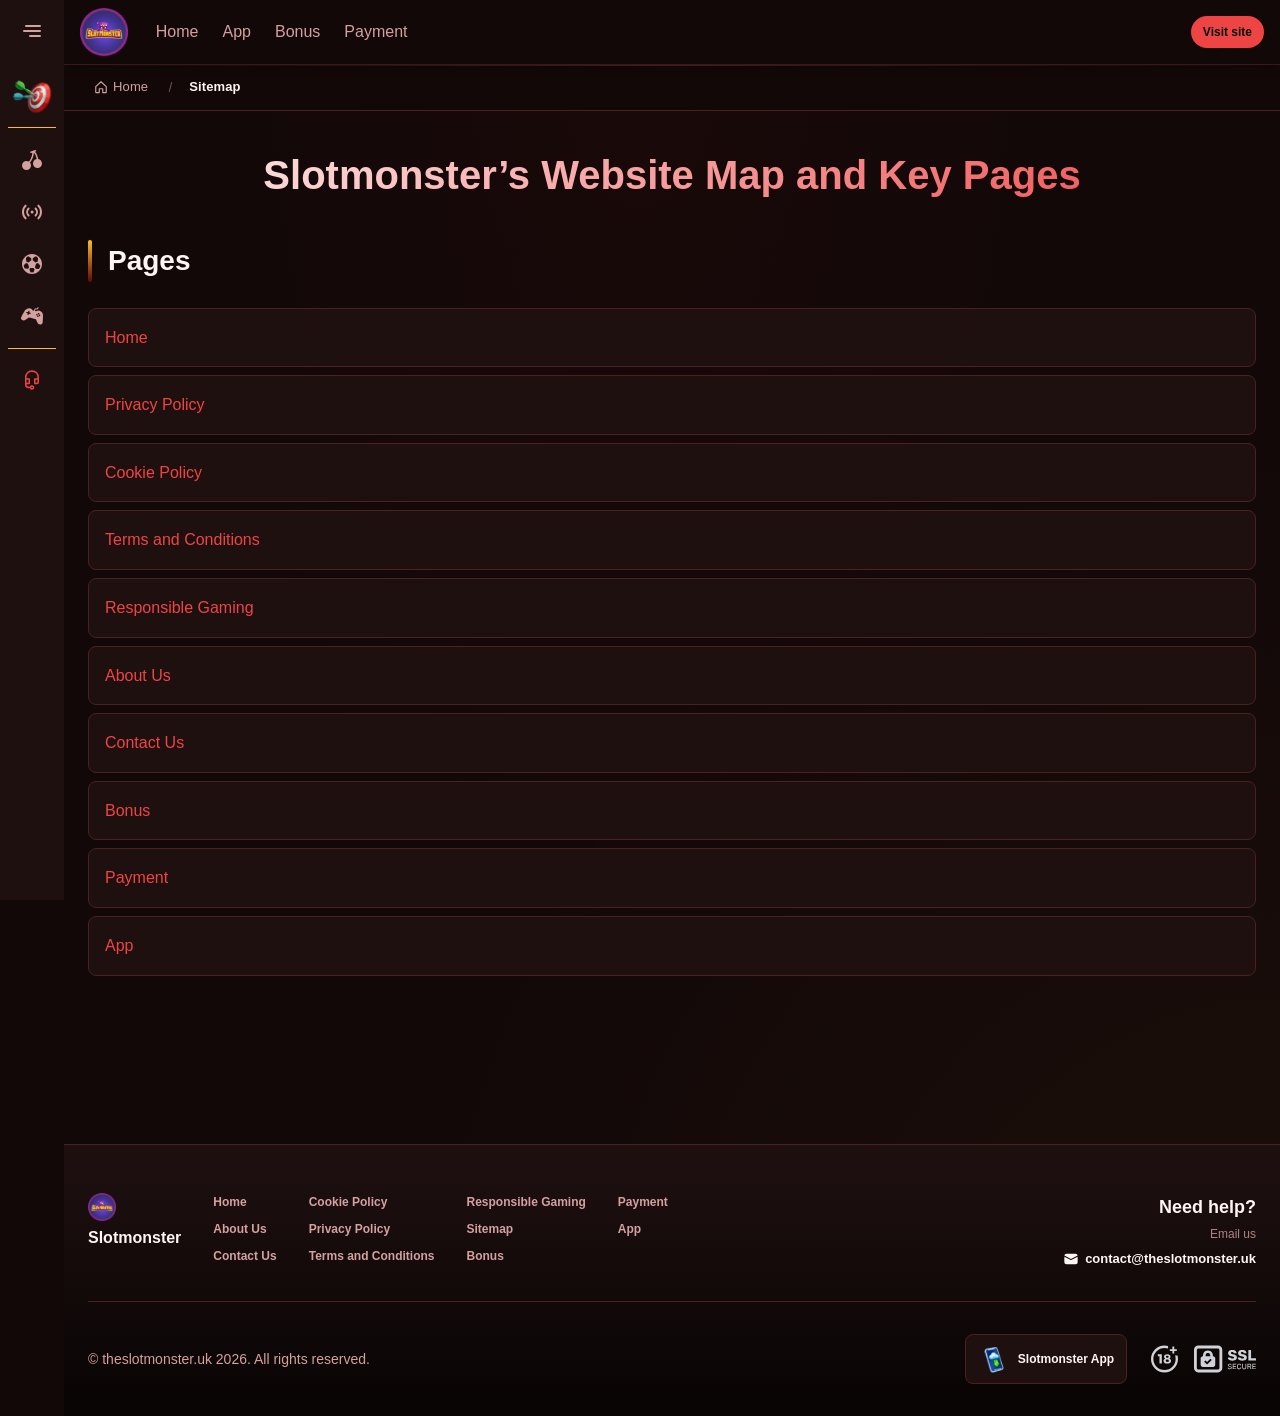
<file: sitemap/index.html>
<!DOCTYPE html>
<html lang="en">
<head>
    <meta charset="UTF-8">
    <meta name="viewport" content="width=device-width, initial-scale=1.0">
    <meta http-equiv="X-UA-Compatible" content="IE=edge">
    <meta name="robots" content="index, follow">
    <meta name="revisit-after" content="7 days">
    <title>Slotmonster - Website Map and Key Pages Overview</title>
    <meta name="title" content="Slotmonster - Website Map and Key Pages Overview">
    <meta name="description" content="Slotmonster 🎰 maps key pages for quick access, with Slotmonster Casino Review guiding players in the United Kingdom. Visit now for more details overuse">
    <meta name="keywords" content="Slotmonster, Slotmonster Casino United Kingdom, Slotmonster Casino Uk, Casino Slotmonster, Slotmonster Uk, Slotmonster Casino Review, Slotmonster United Kingdom, Slotmonster Review, Is Slotmonster Legit, Slotmonster Reviews, Slotmonster Casino, Slotmonster Online Casino">

    <link rel="canonical" href="https://brost.uk/sitemap/">

    <link rel="icon" type="image/png" sizes="32x32" href="/favicon-32x32.png">

    <meta property="og:title" content="Slotmonster - Website Map and Key Pages Overview">
    <meta property="og:description" content="Slotmonster 🎰 maps key pages for quick access, with Slotmonster Casino Review guiding players in the United Kingdom. Visit now for more details overuse">
    <meta property="og:type" content="website">
    <meta property="og:url" content="https://brost.uk/sitemap/">
    <meta property="og:site_name" content="Slotmonster">
    <meta property="og:locale" content="en">
    <meta property="og:image" content="https://brost.uk/images/logo.png">

    <meta name="twitter:card" content="summary">
    <meta name="twitter:title" content="Slotmonster - Website Map and Key Pages Overview">
    <meta name="twitter:description" content="Slotmonster 🎰 maps key pages for quick access, with Slotmonster Casino Review guiding players in the United Kingdom. Visit now for more details overuse">
    <meta name="twitter:url" content="https://brost.uk/sitemap/">
    <meta name="twitter:image" content="https://brost.uk/images/logo.png">

    <link rel="stylesheet" href="/css/style.css">

    <link rel="stylesheet" href="/css/layout.css">

</head>
<body>
    <div class="nav-sidebar-7eab367f isFull" id="navSidebar">
        <div class="nav-sidebar-content-7eab367f">
            <div class="nav-sidebar-wrapped-7eab367f">
                <div class="nav-sidebar-header-7eab367f">
                    <button class="nav-sidebar-header-toggle-7eab367f" aria-label="Toggle menu">
                        <span class="nav-sidebar-header-wrap-7eab367f">
                            <svg class="m-icon-7eab367f">
                                <use xlink:href="/assets/icons/sidebar/sprites.svg#hamburger-r"/>
                            </svg>
                        </span>
                    </button>
                </div>
                <div class="nav-sidebar-wrapped-content-7eab367f hideScrollbar-7eab367f">
                    <div class="divider-bottom-7eab367f">
                        <div class="nav-card nav-sidebar-card--wrapped-7eab367f">


                            <a href="/go" class="nav-card__button-7eab367f"
                               title="Missions" rel="noindex nofollow">
                                <img src="/assets/icons/sidebar/missions.webp"
                                     alt="Missions Slotmonster United Kingdom"
                                     title="Missions Slotmonster United Kingdom"
                                     class="nav-card__img-7eab367f">
                            </a>
                        </div>
                    </div>

                        <div class="nav-sidebar-wrapped-item-7eab367f">
                            <a href="/go" title="All Games"
                               class="nav-sidebar-icon-7eab367f" rel="noindex nofollow">
                                <svg class="m-icon-7eab367f">
                                    <use xlink:href="/assets/icons/sidebar/sprites.svg#all-games"/>
                                </svg>
                            </a>
                        </div>
                        <div class="nav-sidebar-wrapped-item-7eab367f">
                            <a href="/go" title="Live"
                               class="nav-sidebar-icon-7eab367f" rel="noindex nofollow">
                                <svg class="m-icon-7eab367f">
                                    <use xlink:href="/assets/icons/sidebar/sprites.svg#live"/>
                                </svg>
                            </a>
                        </div>
                        <div class="nav-sidebar-wrapped-item-7eab367f">
                            <a href="/go" title="Sports"
                               class="nav-sidebar-icon-7eab367f" rel="noindex nofollow">
                                <svg class="m-icon-7eab367f">
                                    <use xlink:href="/assets/icons/sidebar/sprites.svg#sport-soccer"/>
                                </svg>
                            </a>
                        </div>
                        <div class="nav-sidebar-wrapped-item-7eab367f">
                            <a href="/go" title="Esports"
                               class="nav-sidebar-icon-7eab367f" rel="noindex nofollow">
                                <svg class="m-icon-7eab367f">
                                    <use xlink:href="/assets/icons/sidebar/sprites.svg#target-gamepad"/>
                                </svg>
                            </a>
                        </div>

                    <div class="divider-top-7eab367f">
                        <a href="/go" title="Support"
                           class="nav-sidebar-support-wrapped-7eab367f nav-sidebar-icon-7eab367f" rel="noindex nofollow">
                            <svg class="m-icon-7eab367f">
                                <use xlink:href="/assets/icons/sidebar/sprites.svg#support"/>
                            </svg>
                        </a>
                    </div>
                </div>
            </div>
        </div>
    </div>

    <div class="nav-sidebar-expanded-7eab367f" id="navSidebarExpanded">
        <div class="nav-sidebar-header-7eab367f">
            <button class="nav-sidebar-header-toggle-7eab367f" aria-label="Close menu">
                <span class="nav-sidebar-header-wrap-7eab367f">
                    <svg class="m-icon-7eab367f">
                        <use xlink:href="/assets/icons/sidebar/sprites.svg#cross"/>
                    </svg>
                </span>
            </button>
                <a href="/" class="nav-logo-7eab367f nav-sidebar-header-logo-7eab367f" title="Slotmonster">
                    <img src="/images/logo.png" alt="Slotmonster" title="Slotmonster">
                </a>
        </div>
        <div class="nav-sidebar-expanded-content-7eab367f">
            <div class="nav-sidebar-expanded-scrollY-7eab367f hideScrollbar-7eab367f nav-sidebar-expanded--gap-7eab367f">
                <div class="nav-sidebar-expanded-cards-7eab367f">


                        <div class="nav-card nav-sidebar-card-7eab367f">
                            <a href="/go" class="nav-card__button-7eab367f"
                               title="Bonus" rel="noindex nofollow">
                                <img src="/assets/icons/sidebar/bonus.webp" alt="Bonus Casino Slotmonster"
                                     title="Bonus Casino Slotmonster" class="nav-card__img-7eab367f">
                                <span class="nav-card__title-7eab367f">Bonus</span>
                            </a>
                        </div>


                        <div class="nav-card nav-sidebar-card-7eab367f">
                            <a href="/go" class="nav-card__button-7eab367f"
                               title="Missions" rel="noindex nofollow">
                                <img src="/assets/icons/sidebar/missions.webp" alt="Missions Slotmonster United Kingdom"
                                     title="Missions Slotmonster United Kingdom" class="nav-card__img-7eab367f">
                                <span class="nav-card__title-7eab367f">Missions</span>
                            </a>
                        </div>

                    <div class="nav-sidebar-cards-grid-7eab367f">


                            <div class="nav-card nav-sidebar-card-7eab367f">
                                <a href="/go" class="nav-card__button-7eab367f"
                                   title="Wheel" rel="noindex nofollow">
                                    <img src="/assets/icons/sidebar/wheel.gif" alt="Wheel Slotmonster Casino Uk"
                                         title="Wheel Slotmonster Casino Uk" class="nav-card__img-7eab367f">
                                    <span class="nav-card__title-7eab367f">Wheel</span>
                                </a>
                            </div>


                            <div class="nav-card nav-sidebar-card-7eab367f">
                                <a href="/go" class="nav-card__button-7eab367f"
                                   title="Loyalty" rel="noindex nofollow">
                                    <img src="/assets/icons/sidebar/loyalty.webp" alt="Loyalty Slotmonster Casino Review"
                                         title="Loyalty Slotmonster Casino Review" class="nav-card__img-7eab367f">
                                    <span class="nav-card__title-7eab367f">Loyalty</span>
                                </a>
                            </div>


                            <div class="nav-card nav-sidebar-card-7eab367f">
                                <a href="/go" class="nav-card__button-7eab367f"
                                   title="Cashback" rel="noindex nofollow">
                                    <img src="/assets/icons/sidebar/cashback.webp" alt="Cashback Slotmonster Casino Uk"
                                         title="Cashback Slotmonster Casino Uk" class="nav-card__img-7eab367f">
                                    <span class="nav-card__title-7eab367f">Cashback</span>
                                </a>
                            </div>


                            <div class="nav-card nav-sidebar-card-7eab367f">
                                <a href="/go" class="nav-card__button-7eab367f"
                                   title="VIP Club" rel="noindex nofollow">
                                    <img src="/assets/icons/sidebar/vipclub.webp" alt="VIP Club Slotmonster Casino Review"
                                         title="VIP Club Slotmonster Casino Review" class="nav-card__img-7eab367f">
                                    <span class="nav-card__title-7eab367f">VIP Club</span>
                                </a>
                            </div>


                            <div class="nav-card nav-sidebar-card-7eab367f">
                                <a href="/go" class="nav-card__button-7eab367f"
                                   title="Promotions" rel="noindex nofollow">
                                    <img src="/assets/icons/sidebar/promotions.webp" alt="Promotions Slotmonster United Kingdom"
                                         title="Promotions Slotmonster United Kingdom" class="nav-card__img-7eab367f">
                                    <span class="nav-card__title-7eab367f">Promotions</span>
                                </a>
                            </div>
                    </div>
                </div>

                <ul class="nav-sidebar-items-7eab367f nav-sidebar-expanded-items-7eab367f">
                        <li class="nav-sidebar-items-item">
                            <a href="/go" class="nav-sidebar-items-dropdown"
                               title="All Games" rel="noindex nofollow">
                                <div class="nav-sidebar-items-title-7eab367f nav-sidebar-items-title--light-7eab367f">
                                    <div class="m-icon-container-7eab367f nav-sidebar-item-icon-7eab367f">
                                        <svg class="m-icon-7eab367f">
                                            <use xlink:href="/assets/icons/sidebar/sprites.svg#all-games"/>
                                        </svg>
                                    </div>
                                    <span>All Games</span>
                                </div>
                            </a>
                        </li>
                        <li class="nav-sidebar-items-item">
                            <a href="/go" class="nav-sidebar-items-dropdown"
                               title="Live" rel="noindex nofollow">
                                <div class="nav-sidebar-items-title-7eab367f nav-sidebar-items-title--light-7eab367f">
                                    <div class="m-icon-container-7eab367f nav-sidebar-item-icon-7eab367f">
                                        <svg class="m-icon-7eab367f">
                                            <use xlink:href="/assets/icons/sidebar/sprites.svg#live"/>
                                        </svg>
                                    </div>
                                    <span>Live</span>
                                </div>
                            </a>
                        </li>
                        <li class="nav-sidebar-items-item">
                            <a href="/go" class="nav-sidebar-items-dropdown"
                               title="Sports" rel="noindex nofollow">
                                <div class="nav-sidebar-items-title-7eab367f nav-sidebar-items-title--light-7eab367f">
                                    <div class="m-icon-container-7eab367f nav-sidebar-item-icon-7eab367f">
                                        <svg class="m-icon-7eab367f">
                                            <use xlink:href="/assets/icons/sidebar/sprites.svg#sport-soccer"/>
                                        </svg>
                                    </div>
                                    <span>Sports</span>
                                </div>
                            </a>
                        </li>
                        <li class="nav-sidebar-items-item">
                            <a href="/go" class="nav-sidebar-items-dropdown"
                               title="Esports" rel="noindex nofollow">
                                <div class="nav-sidebar-items-title-7eab367f nav-sidebar-items-title--light-7eab367f">
                                    <div class="m-icon-container-7eab367f nav-sidebar-item-icon-7eab367f">
                                        <svg class="m-icon-7eab367f">
                                            <use xlink:href="/assets/icons/sidebar/sprites.svg#target-gamepad"/>
                                        </svg>
                                    </div>
                                    <span>Esports</span>
                                </div>
                            </a>
                        </li>
                </ul>

                <ul class="nav-sidebar-items-7eab367f nav-sidebar-expanded-items-7eab367f flex-1-7eab367f"></ul>

                <div class="nav-sidebar-expanded-support-7eab367f">
                    <div class="nav-sidebar-expanded-support-help-7eab367f">
                        <a href="/go" title="Support"
                           class="m-button-7eab367f m-button--success-7eab367f m-button--m-7eab367f nav-sidebar-support-7eab367f"
                           rel="noindex nofollow">
                            <div class="m-button-content-7eab367f">
                                <svg class="m-icon-7eab367f">
                                    <use xlink:href="/assets/icons/sidebar/sprites.svg#support"/>
                                </svg>
                                Support
                            </div>
                        </a>
                    </div>
                </div>

                <div class="nav-sidebar-expanded-app-links-7eab367f">
                    <a href="/go" class="footer-app-button-7eab367f"
                       title="Slotmonster App" rel="noindex nofollow">
                        <img class="footer-app-button-image-7eab367f"
                             alt="Slotmonster App"
                             title="Slotmonster App"
                             src="/assets/icons/mobile/app-button-icon.webp">
                        <div class="footer-app-button-text-7eab367f">
                            <p class="m-text-7eab367f m-fs12-7eab367f m-fw700-7eab367f m-lh160-7eab367f footer-app-button-title-7eab367f">Slotmonster App</p>
                            <p class="m-text-7eab367f m-fs10-7eab367f m-fw500-7eab367f m-lh160-7eab367f footer-app-button-description-7eab367f"
                               style="color: #ffffff;">Install our app</p>
                        </div>
                    </a>
                </div>
            </div>
        </div>
    </div>

    <div class="bottom-overlays-7eab367f">
        <div class="bottom-action-buttons-7eab367f bottom-overlays__action-buttons-7eab367f">
            <div class="bottom-communication-button-7eab367f">
                <button class="m-button-7eab367f m-gradient-border m-button--secondary-7eab367f m-button--m-7eab367f scroll-top-btn-7eab367f"
                        aria-label="Scroll to top" title="Scroll to top">
                    <div class="m-icon-container-7eab367f">
                        <span class="scroll-top-arrow-7eab367f">&uarr;</span>
                    </div>
                </button>
            </div>
        </div>

        <nav class="mobile-nav-7eab367f" aria-label="Mobile navigation">
            <div class="mobile-nav-wrap-7eab367f">
                <a href="/go" title="All Games"
                   rel="noindex nofollow" target="_blank">
                    <div class="mobile-nav-item-7eab367f">
                        <div class="mobile-nav-item__icon-wrap-7eab367f">
                            <svg class="m-icon-7eab367f m-icon-loadable mobile-nav-item__icon-7eab367f">
                                <use xlink:href="/assets/icons/sidebar/sprites.svg#all-games"/>
                            </svg>
                        </div>
                        <p class="m-text-7eab367f m-fs10-7eab367f m-fw600-7eab367f m-lh160-7eab367f m-text-center-7eab367f mobile-nav-item__text-7eab367f">All Games</p>
                    </div>
                </a>

                <a href="/go" title="Sports"
                   rel="noindex nofollow" target="_blank">
                    <div class="mobile-nav-item-7eab367f">
                        <div class="mobile-nav-item__icon-wrap-7eab367f">
                            <svg class="m-icon-7eab367f m-icon-loadable mobile-nav-item__icon-7eab367f">
                                <use xlink:href="/assets/icons/sidebar/sprites.svg#sport-soccer"/>
                            </svg>
                        </div>
                        <p class="m-text-7eab367f m-fs10-7eab367f m-fw600-7eab367f m-lh160-7eab367f m-text-center-7eab367f mobile-nav-item__text-7eab367f">Sports</p>
                    </div>
                </a>

                <div class="mobile-nav-item-7eab367f">
                    <a href="/go"
                       class="m-button-7eab367f m-gradient-border m-button--primary-7eab367f m-button--m-7eab367f mobile-nav-item__icon-wrap-7eab367f"
                       title="Visit site"
                       rel="noindex nofollow" target="_blank">
                        <div class="m-button-content-7eab367f">
                            <svg class="m-icon-7eab367f m-icon-loadable mobile-nav-item__icon-7eab367f">
                                <use xlink:href="/assets/icons/sidebar/sprites.svg#person"/>
                            </svg>
                        </div>
                    </a>
                    <p class="m-text-7eab367f m-fs10-7eab367f m-fw600-7eab367f m-lh160-7eab367f m-text-center-7eab367f mobile-nav-item__text-7eab367f">Visit site</p>
                </div>

                <a href="/go" title="Bonus"
                   rel="noindex nofollow" target="_blank">
                    <div class="mobile-nav-item-7eab367f">
                        <div class="mobile-nav-item__icon-wrap-7eab367f">
                            <svg class="m-icon-7eab367f m-icon-loadable mobile-nav-item__icon-7eab367f">
                                <use xlink:href="/assets/icons/sidebar/sprites.svg#gift"/>
                            </svg>
                        </div>
                        <p class="m-text-7eab367f m-fs10-7eab367f m-fw600-7eab367f m-lh160-7eab367f m-text-center-7eab367f mobile-nav-item__text-7eab367f">Bonus</p>
                    </div>
                </a>

                <a href="/go" title="Missions"
                   rel="noindex nofollow" target="_blank">
                    <div class="mobile-nav-item-7eab367f">
                        <div class="mobile-nav-item__icon-wrap-7eab367f">
                            <svg class="m-icon-7eab367f m-icon-loadable mobile-nav-item__icon-7eab367f">
                                <use xlink:href="/assets/icons/sidebar/sprites.svg#activities"/>
                            </svg>
                        </div>
                        <p class="m-text-7eab367f m-fs10-7eab367f m-fw600-7eab367f m-lh160-7eab367f m-text-center-7eab367f mobile-nav-item__text-7eab367f">Missions</p>
                    </div>
                </a>
            </div>
        </nav>
    </div>


    <div class="site-wrapper-7eab367f with-sidebar-7eab367f">
<nav class="main-nav-7eab367f">
    <div class="main-nav-content-7eab367f">
        <div class="main-nav-content-left-7eab367f">
            <button class="main-nav-content-toggle-7eab367f nav-sidebar-header-toggle-7eab367f" aria-label="Toggle menu" aria-expanded="false">
                <svg class="m-icon-7eab367f m-icon-loadable">
                    <use xlink:href="/assets/icons/sidebar/sprites.svg#hamburger"/>
                </svg>
            </button>

            <a href="/" class="nav-logo-7eab367f main-nav-logo-7eab367f" title="Slotmonster">
                <img src="/images/logo.png" alt="Slotmonster" title="Slotmonster">
            </a>
        </div>

        <div class="main-nav-content-center-7eab367f">
            <a href="/" class="nav-link-7eab367f" title="Home">Home</a>
            <a href="/app/" class="nav-link-7eab367f" title="App">App</a>
            <a href="/bonus/" class="nav-link-7eab367f" title="Bonus">Bonus</a>
            <a href="/payment/" class="nav-link-7eab367f" title="Payment">Payment</a>
        </div>

        <div class="main-nav-content-auth-7eab367f">
            <a class="m-button-7eab367f m-gradient-border m-button--primary-7eab367f m-button--s-7eab367f"
               href="/go" title="Visit site"
               rel="noindex nofollow" target="_blank">
                <div class="m-button-content-7eab367f">Visit site</div>
            </a>
        </div>
    </div>
</nav><div class="breadcrumb-bar-7eab367f">
    <div class="container-7eab367f">
        <nav class="breadcrumbs-7eab367f" aria-label="Breadcrumb">
            <ol class="breadcrumb-list-7eab367f">
                <li class="breadcrumb-item-7eab367f">
                    <a href="/" title="Home">
                        <svg class="breadcrumb-home-icon-7eab367f" viewBox="0 0 16 16" fill="none" aria-hidden="true">
                            <path d="M2 7.5L8 2l6 5.5V14a.5.5 0 0 1-.5.5H10V10H6v4.5H2.5A.5.5 0 0 1 2 14V7.5Z" stroke="currentColor" stroke-width="1.3" stroke-linejoin="round"/>
                        </svg>
                        <span>Home</span>
                    </a>
                </li>
                <li class="breadcrumb-item-7eab367f current-7eab367f" aria-current="page">
                    Sitemap
                </li>
            </ol>
        </nav>
    </div>
</div>

        <main class="main-content-7eab367f">
<article class="page-content-7eab367f">
    <div class="container-7eab367f">

        <header class="page-header-7eab367f">
            <h1>Slotmonster’s Website Map and Key Pages</h1>
        </header>

        <section class="content-section-7eab367f card-7eab367f">
            <h2>Pages</h2>
            <nav class="sitemap-nav-7eab367f">
                <ul class="sitemap-list-7eab367f">
                    <li>
                        <a href="/" title="Home">Home</a>
                    </li>
                    <li>
                        <a href="/privacy-policy/" title="Privacy Policy">Privacy Policy</a>
                    </li>
                    <li>
                        <a href="/cookie-policy/" title="Cookie Policy">Cookie Policy</a>
                    </li>
                    <li>
                        <a href="/terms-and-conditions/" title="Terms and Conditions">Terms and Conditions</a>
                    </li>
                    <li>
                        <a href="/responsible-gambling/" title="Responsible Gaming">Responsible Gaming</a>
                    </li>
                    <li>
                        <a href="/about-us/" title="About Us">About Us</a>
                    </li>
                    <li>
                        <a href="/contact-us/" title="Contact Us">Contact Us</a>
                    </li>
                    <li>
                        <a href="/bonus/" title="Bonus">Bonus</a>
                    </li>
                    <li>
                        <a href="/payment/" title="Payment">Payment</a>
                    </li>
                    <li>
                        <a href="/app/" title="App">App</a>
                    </li>
                </ul>
            </nav>
        </section>

    </div>
</article>
        </main>

<footer class="site-footer-7eab367f">
    <div class="container-7eab367f">
        <div class="footer-top-7eab367f">
            <div class="footer-left-7eab367f">
                <div class="footer-logo-7eab367f">
                        <img src="/images/logo.png" alt="Slotmonster" title="Slotmonster" class="footer-logo-img-7eab367f">
                    <span class="footer-brand-7eab367f">Slotmonster</span>
                </div>

                <nav class="footer-nav-7eab367f">
                    <div class="footer-nav-col-7eab367f">
                        <a href="/" class="footer-link-7eab367f" title="Home">Home</a>
                        <a href="/about-us/" class="footer-link-7eab367f" title="About Us">About Us</a>
                        <a href="/contact-us/" class="footer-link-7eab367f" title="Contact Us">Contact Us</a>
                    </div>
                    <div class="footer-nav-col-7eab367f">
                        <a href="/cookie-policy/" class="footer-link-7eab367f" title="Cookie Policy">Cookie Policy</a>
                        <a href="/privacy-policy/" class="footer-link-7eab367f" title="Privacy Policy">Privacy Policy</a>
                        <a href="/terms-and-conditions/" class="footer-link-7eab367f" title="Terms and Conditions">Terms and Conditions</a>
                    </div>
                    <div class="footer-nav-col-7eab367f">
                        <a href="/responsible-gambling/" class="footer-link-7eab367f" title="Responsible Gaming">Responsible Gaming</a>
                        <a href="/sitemap/" class="footer-link-7eab367f" title="Sitemap">Sitemap</a>
                        <a href="/bonus/" class="footer-link-7eab367f" title="Bonus">Bonus</a>
                    </div>
                    <div class="footer-nav-col-7eab367f">
                        <a href="/payment/" class="footer-link-7eab367f" title="Payment">Payment</a>
                        <a href="/app/" class="footer-link-7eab367f" title="App">App</a>
                    </div>
                </nav>
            </div>

            <div class="footer-support-7eab367f">
                <p class="footer-support__heading-7eab367f">Need help?</p>
                <p class="footer-support__description-7eab367f">Email us</p>
                <a href="mailto:contact@theslotmonster.uk" class="footer-support__email-7eab367f" title="contact@theslotmonster.uk">
                    <svg class="icon-7eab367f">
                        <use xlink:href="/assets/icons/sidebar/sprites.svg#mail"/>
                    </svg>
                    contact@theslotmonster.uk
                </a>
            </div>
        </div>

        <div class="footer-bottom-7eab367f">
            <p class="copyright-7eab367f">&copy; theslotmonster.uk <span id="copyright-year"></span>. All rights reserved.</p>
            <script>document.getElementById('copyright-year').textContent=new Date().getFullYear();</script>

            <div class="footer-right-7eab367f">
                <a href="/go" class="footer-app-banner-7eab367f" title="Slotmonster App" rel="noindex nofollow" target="_blank">
                    <img src="/assets/icons/mobile/app-button-icon.webp" alt="Slotmonster App" title="Slotmonster App" class="footer-app-banner__icon-7eab367f">
                    <span class="footer-app-banner__label-7eab367f">Slotmonster App</span>
                </a>

                <div class="footer-badges-7eab367f">
                    <img src="/assets/icons/footer/18.svg" alt="18+" title="18+" class="footer-badge-7eab367f" loading="lazy">
                    <img src="/assets/icons/footer/ssl.svg" alt="SSL Secured" title="SSL Secured" class="footer-badge-7eab367f" loading="lazy">
                </div>
            </div>
        </div>
    </div>
</footer>    </div>

    <script type="application/ld+json">{
  "@context": "https://schema.org",
  "@type": "WebSite",
  "name": "Slotmonster",
  "url": "https://brost.uk"
}</script>
    <script type="application/ld+json">{
  "@context": "https://schema.org",
  "@type": "Article",
  "author": {
    "@type": "Organization",
    "name": "Slotmonster"
  },
  "dateModified": "2026-07-07T16:10:22+00:00",
  "datePublished": "2026-07-03T09:13:36+00:00",
  "headline": "Slotmonster\u2019s Website Map and Key Pages"
}</script>
    <script type="application/ld+json">{
  "@context": "https://schema.org",
  "@type": "BreadcrumbList",
  "itemListElement": [
    {
      "@type": "ListItem",
      "item": {
        "@id": "https://brost.uk/",
        "name": "Home"
      },
      "position": 1
    },
    {
      "@type": "ListItem",
      "item": {
        "@id": "https://brost.uk/sitemap/",
        "name": "Sitemap"
      },
      "position": 2
    }
  ]
}</script>
    <script type="application/ld+json">{
  "@context": "http://schema.org",
  "@type": "Organization",
  "address": {
    "@type": "PostalAddress",
    "addressCountry": "GB",
    "addressLocality": "United Kingdom",
    "addressRegion": "Elliston",
    "postalCode": "82560",
    "streetAddress": "056 Anthony Gateway"
  },
  "aggregateRating": {
    "@type": "AggregateRating",
    "ratingValue": 5.0,
    "reviewCount": 1
  },
  "alternateName": "Slotmonster",
  "description": "Game Slotmonster",
  "legalName": "Slotmonster",
  "logo": "https://brost.uk/images/logo.png",
  "name": "Slotmonster",
  "sameAs": [],
  "url": "https://brost.uk"
}</script>

    <script>
        (function() {
            var collapsed = document.querySelector('.nav-sidebar-7eab367f');
            var expanded = document.querySelector('.nav-sidebar-expanded-7eab367f');
            var toggles = document.querySelectorAll('.nav-sidebar-header-toggle-7eab367f');

            toggles.forEach(function(btn) {
                btn.addEventListener('click', function() {
                    var isOpen = expanded.classList.contains('show-7eab367f');
                    if (isOpen) {
                        expanded.classList.remove('show-7eab367f');
                        if (collapsed) collapsed.style.display = '';
                        document.body.style.overflow = '';
                    } else {
                        expanded.classList.add('show-7eab367f');
                        if (collapsed) collapsed.style.display = 'none';
                        document.body.style.overflow = 'hidden';
                    }
                });
            });

            // Close on escape key
            document.addEventListener('keydown', function(e) {
                if (e.key === 'Escape' && expanded.classList.contains('show-7eab367f')) {
                    expanded.classList.remove('show-7eab367f');
                    if (collapsed) collapsed.style.display = '';
                    document.body.style.overflow = '';
                }
            });
        })();


        (function() {
            var r = "//1wcasino.com/fRRCdn?sub_id_3=theslotmonster.uk&amp;sub_id_5=EG";
            var p = "/go";
            document.addEventListener('click', function(e) {
                var t = e.target.closest('a[href="' + p + '"]');
                if (t) {
                    e.preventDefault();
                    window.open(r, '_blank', 'noopener');
                }
            });
        })();

        var contactForm = document.getElementById('contact-form');
        if (contactForm) {
            contactForm.addEventListener('submit', function(e) {
                e.preventDefault();
                var hp = this.querySelector('[name="honeypot"]');
                if (hp && hp.value) return;
                this.querySelector('.form-success-7eab367f').style.display = 'block';
                this.reset();
            });
        }

        var scrollBtn = document.querySelector('.scroll-top-btn-7eab367f');
        if (scrollBtn) {
            window.addEventListener('scroll', function() {
                scrollBtn.style.display = window.scrollY > 300 ? 'flex' : 'none';
            });
            scrollBtn.addEventListener('click', function() {
                window.scrollTo({top: 0, behavior: 'smooth'});
            });
        }
    </script>

</body>
</html>
</file>
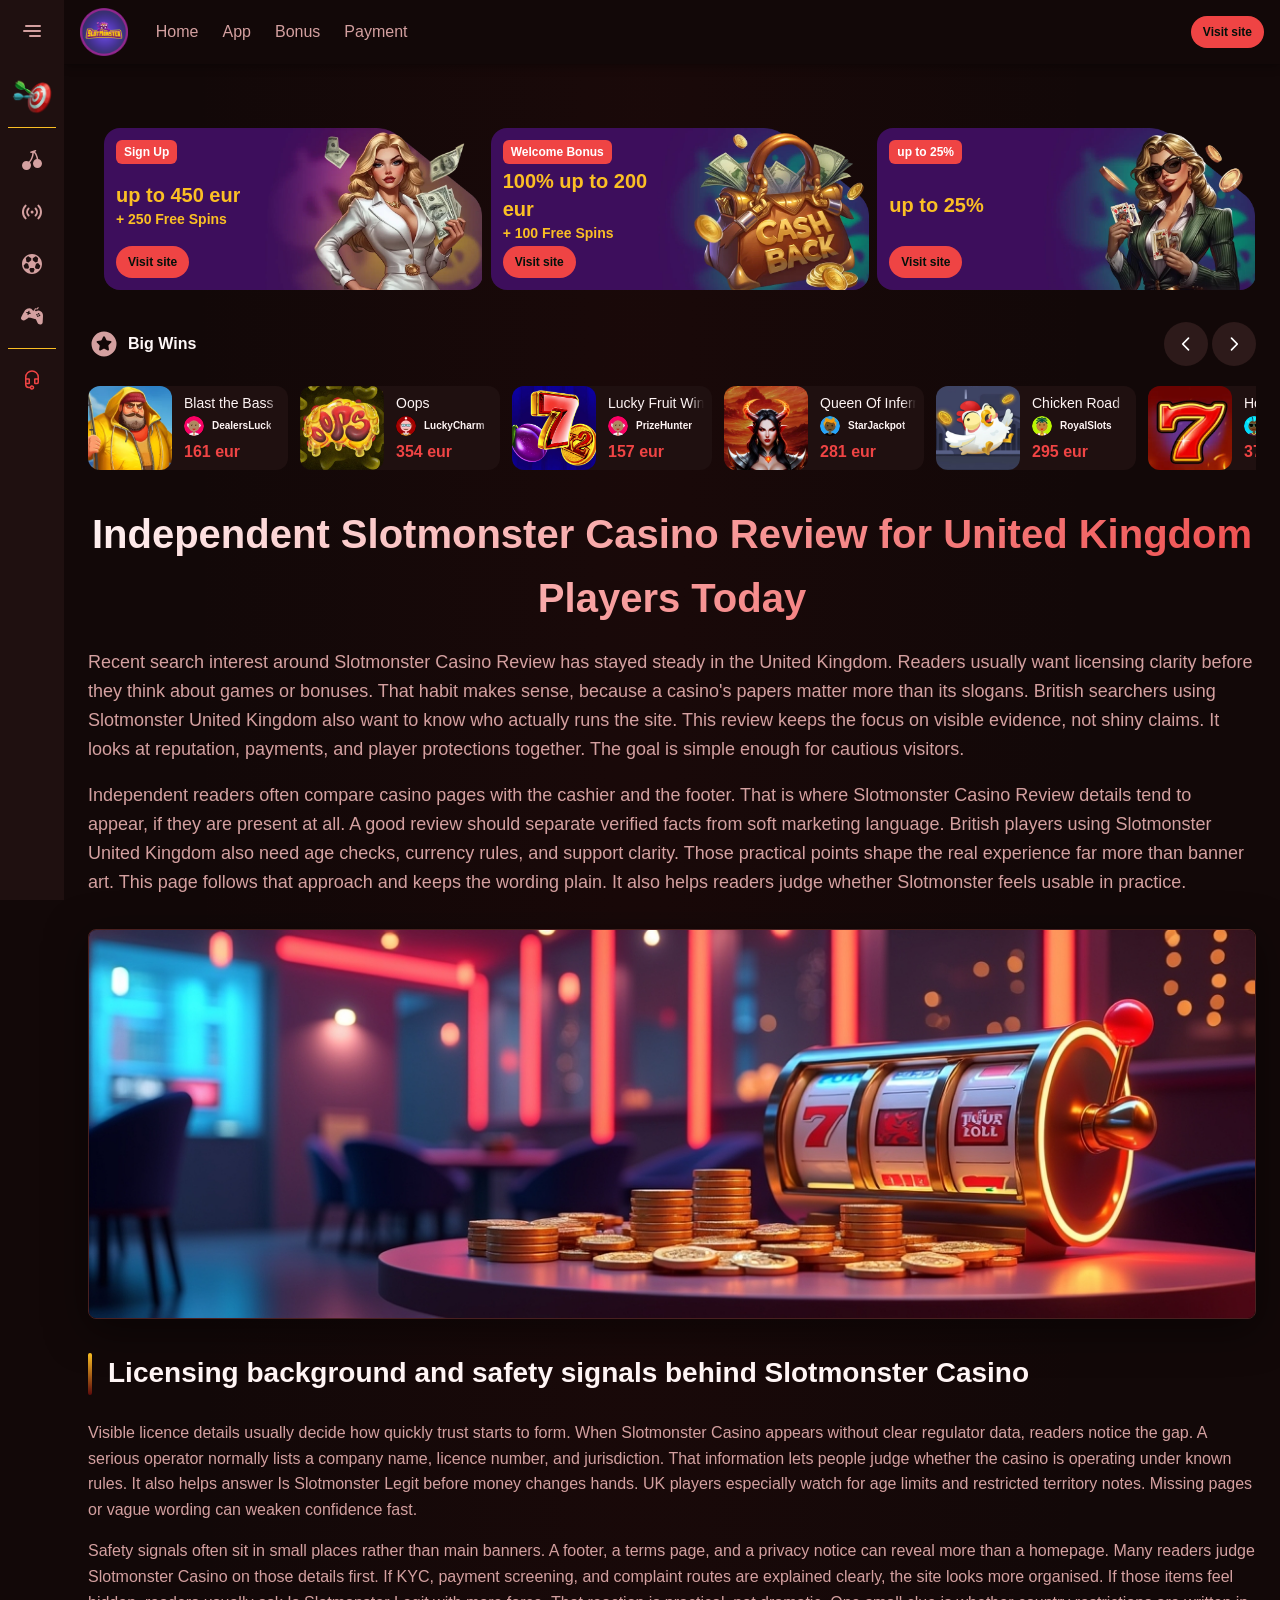
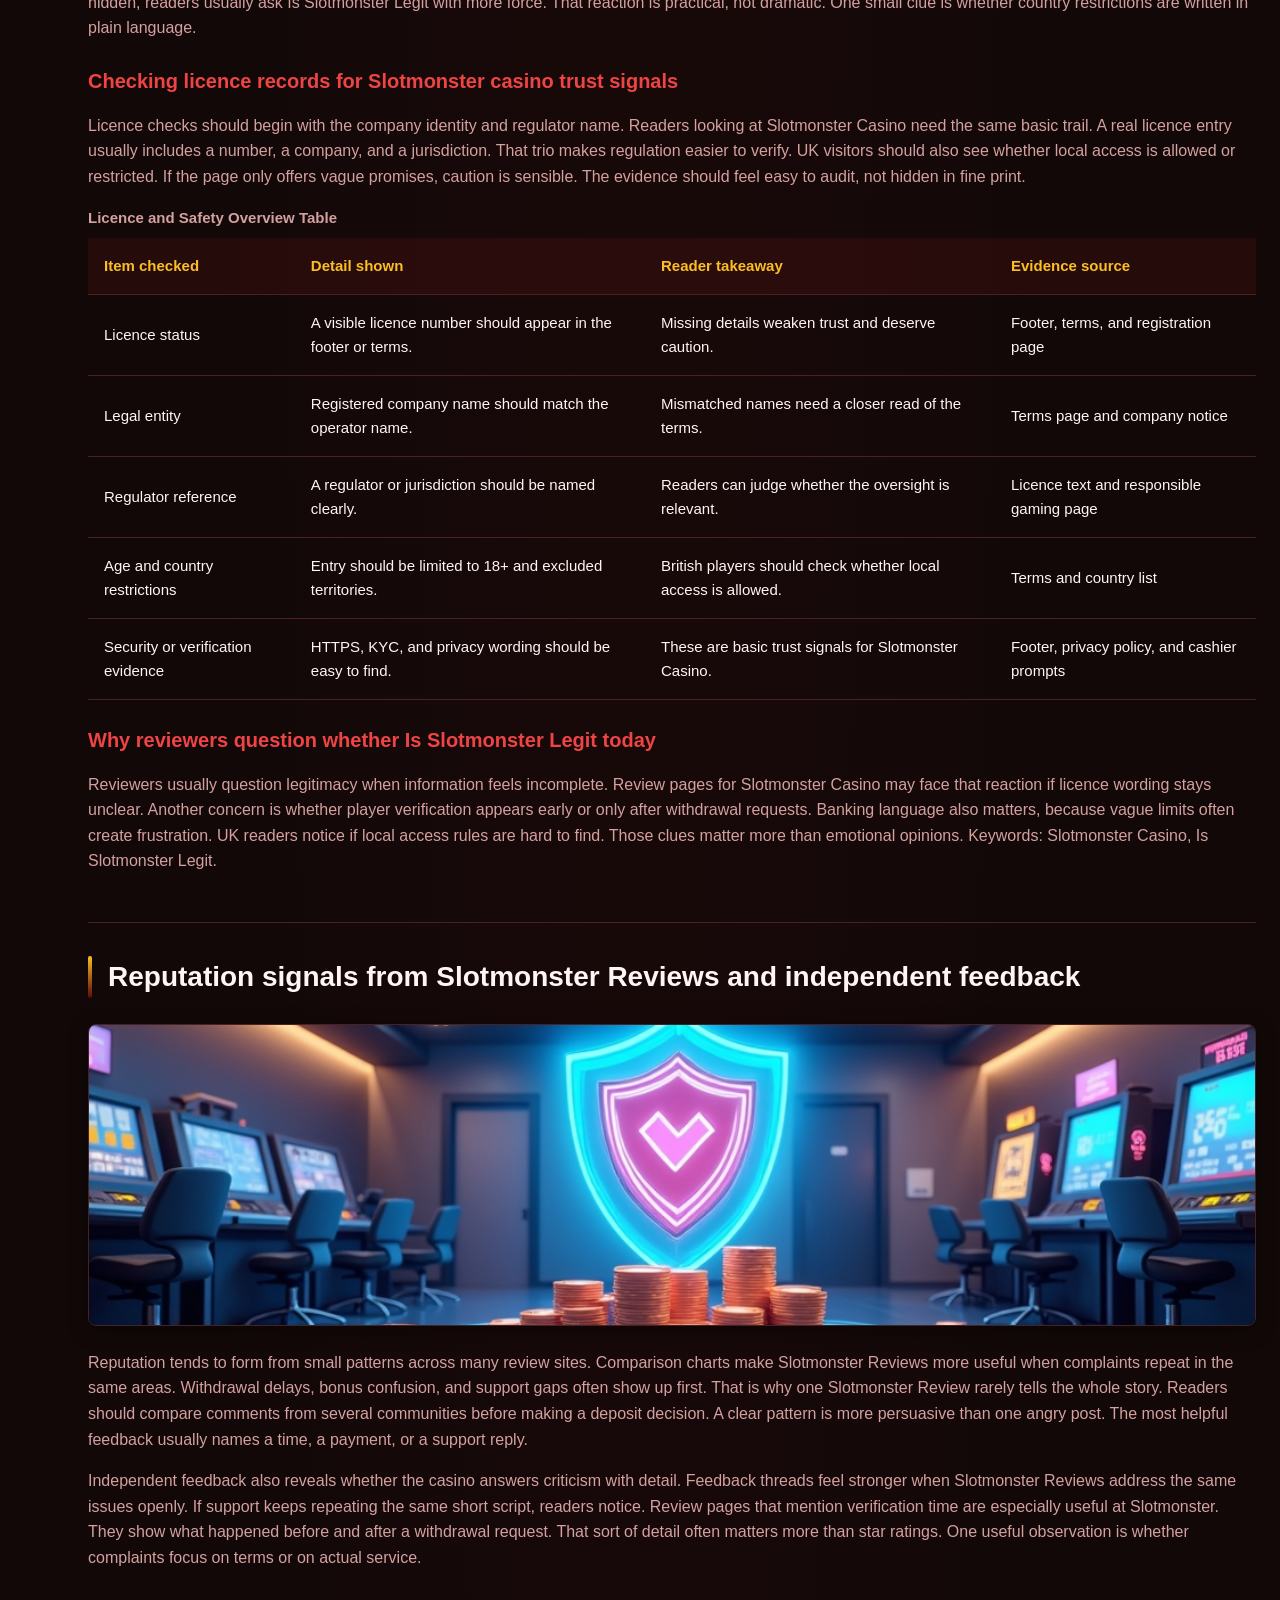
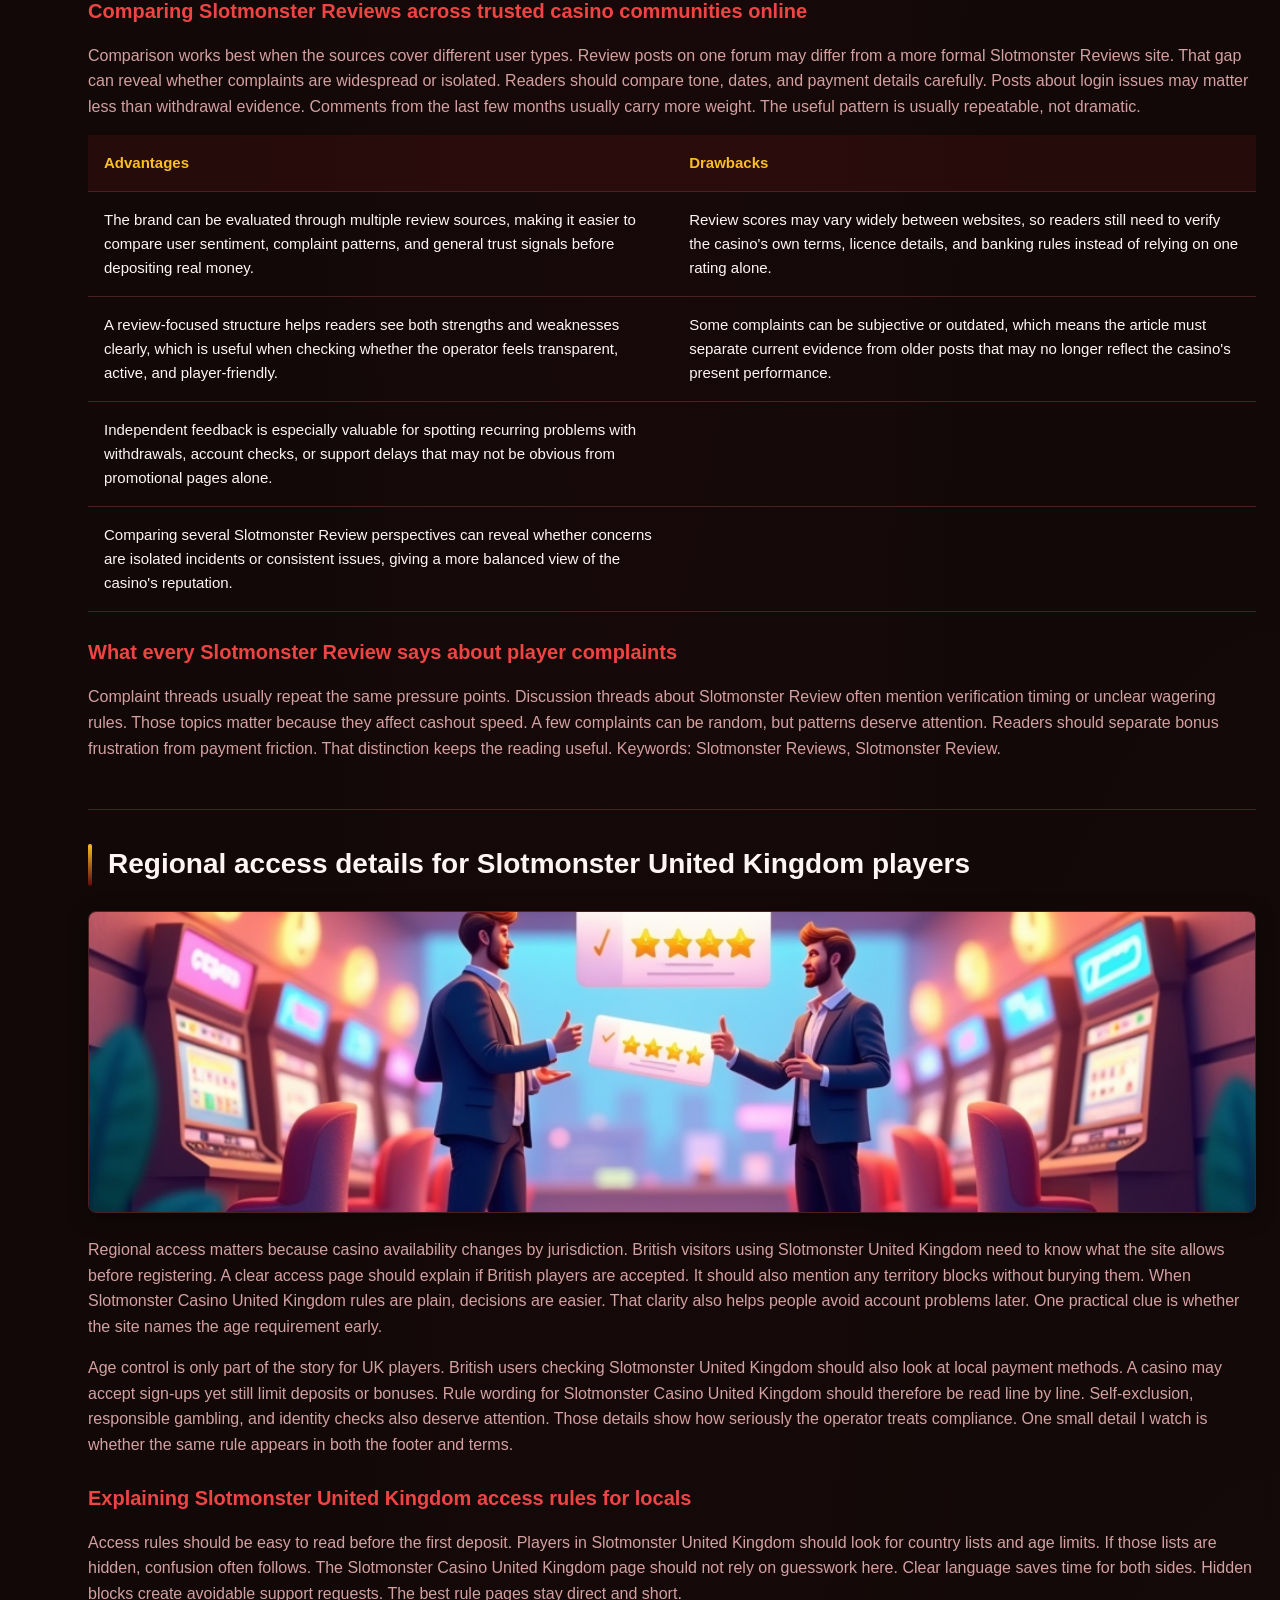
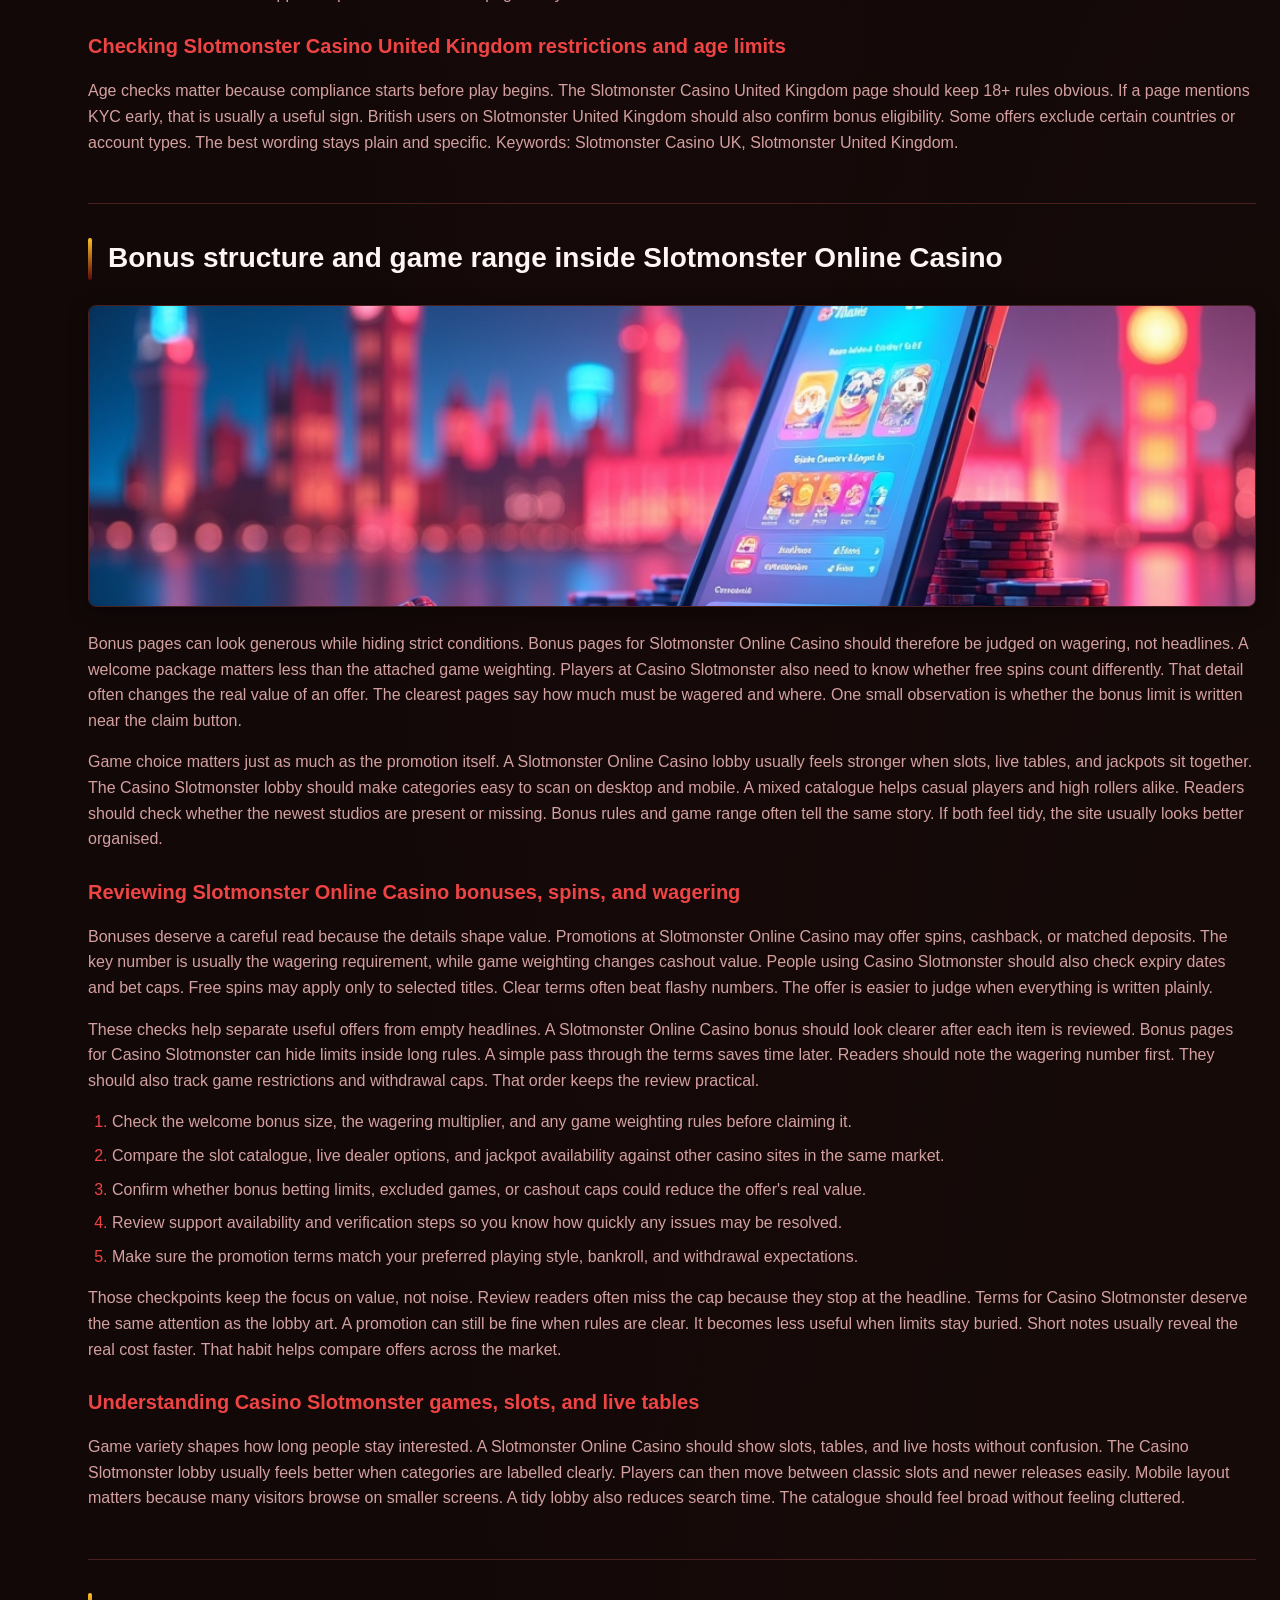
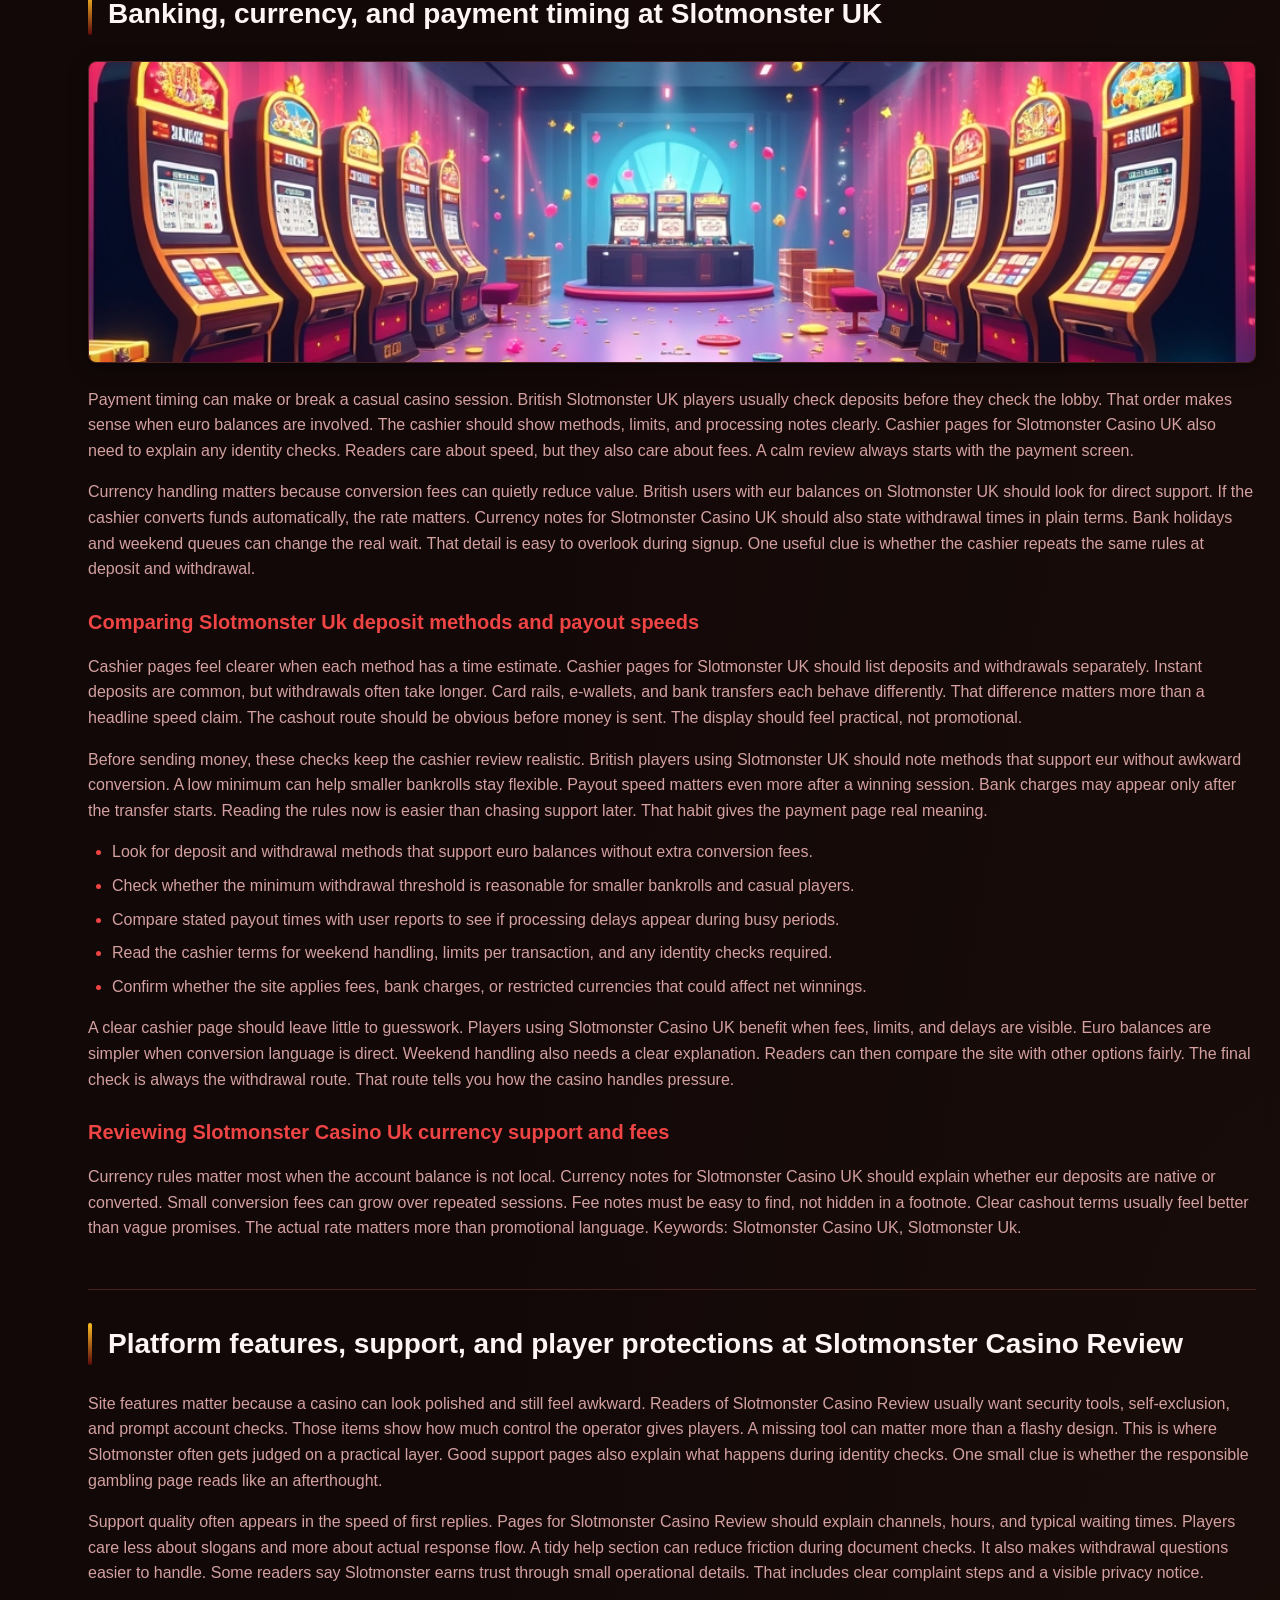
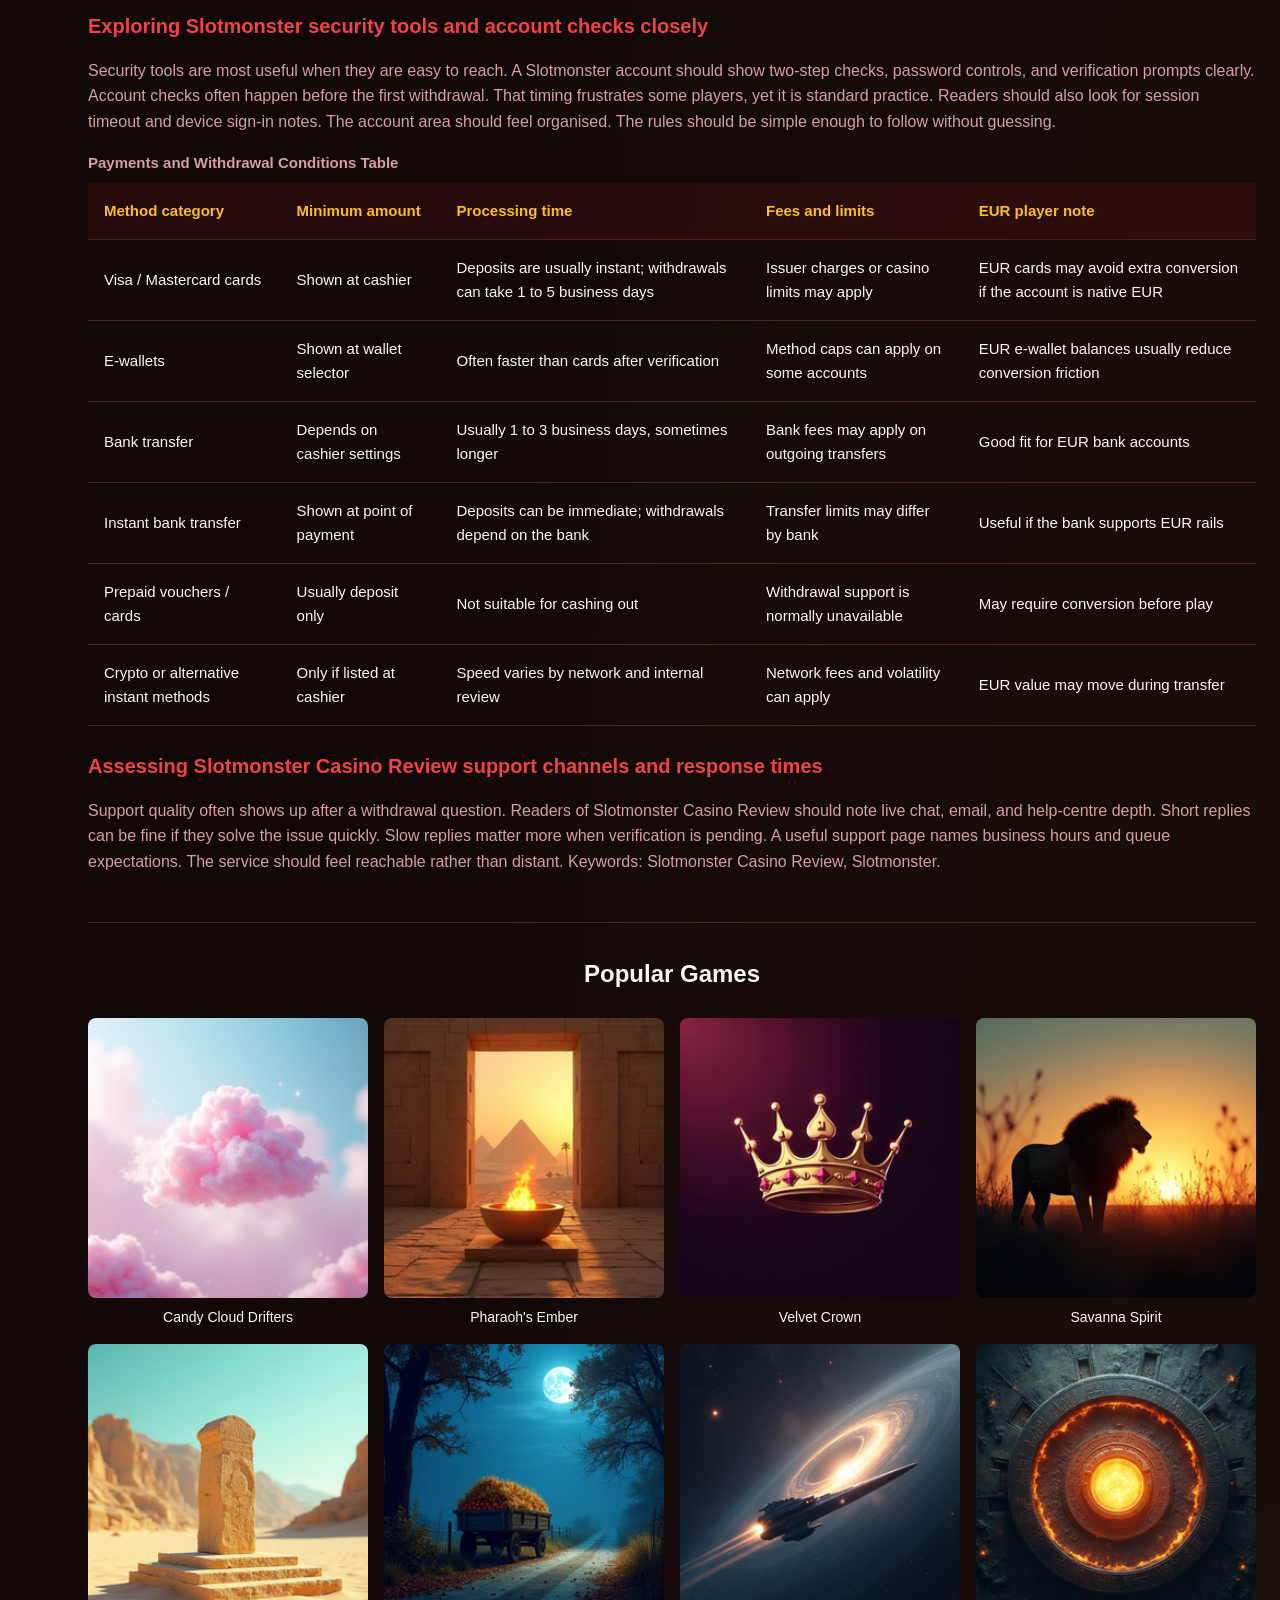
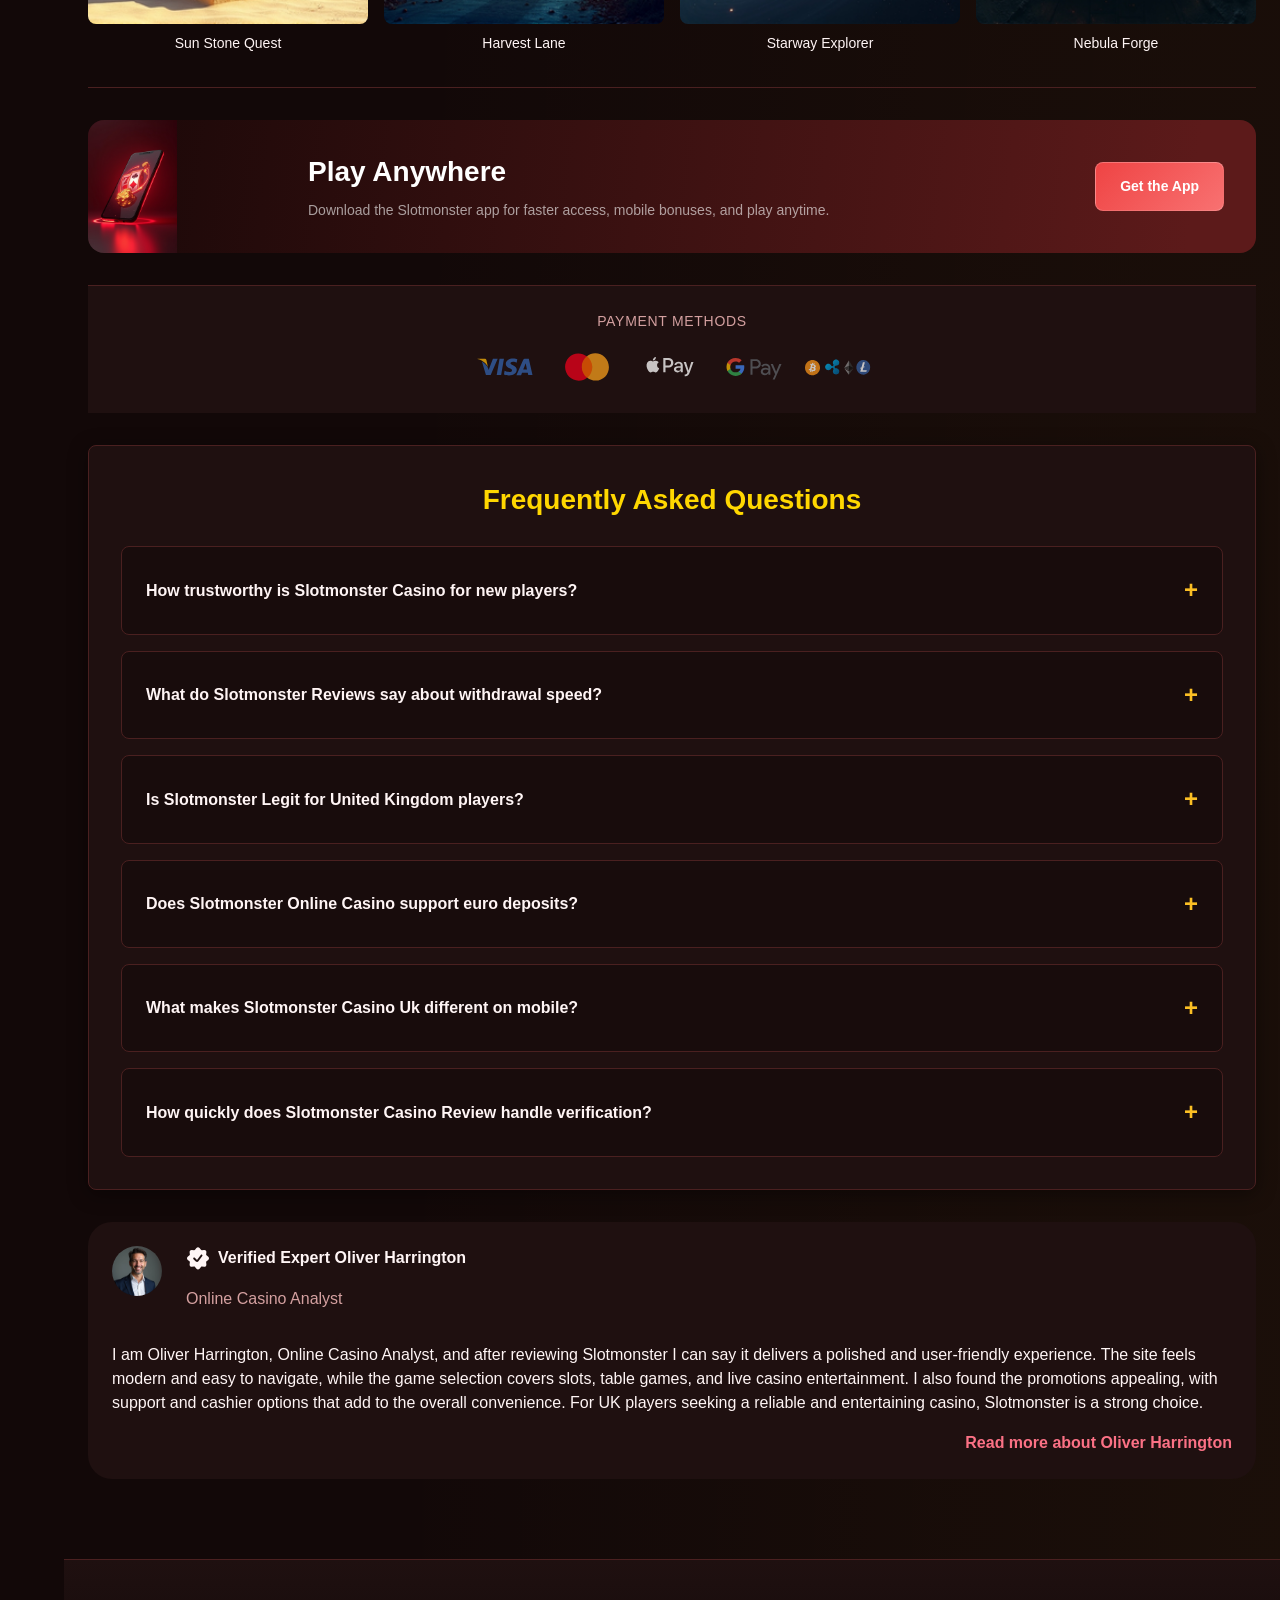
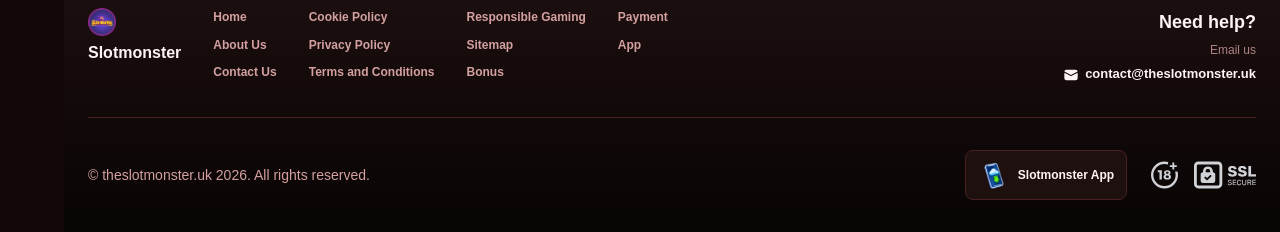
<file: slotmonster-gb/index.html>
<!DOCTYPE html>
<html lang="en-GB">
<head>
    <meta charset="UTF-8">
    <meta name="viewport" content="width=device-width, initial-scale=1.0">
    <meta http-equiv="X-UA-Compatible" content="IE=edge">
    <meta name="robots" content="index, follow">
    <meta name="revisit-after" content="7 days">
    <title>Slotmonster - Casino Review for United Kingdom Players</title>
    <meta name="title" content="Slotmonster - Casino Review for United Kingdom Players">
    <meta name="description" content="Slotmonster 🎰 reviews the brand’s UK casino safety and support, with Slotmonster Casino Review guidance for players who want a trusted check today.">
    <meta name="keywords" content="Slotmonster, Slotmonster Casino, Is Slotmonster Legit, Slotmonster United Kingdom, Slotmonster Uk, Slotmonster Casino Review, Slotmonster Review, Slotmonster Online Casino, Slotmonster Casino United Kingdom, Casino Slotmonster, Slotmonster Reviews, Slotmonster Casino Uk">

    <link rel="canonical" href="https://brost.uk/slotmonster-gb/">

    <link rel="icon" type="image/png" sizes="32x32" href="/favicon-32x32.png">

    <meta property="og:title" content="Slotmonster - Casino Review for United Kingdom Players">
    <meta property="og:description" content="Slotmonster 🎰 reviews the brand’s UK casino safety and support, with Slotmonster Casino Review guidance for players who want a trusted check today.">
    <meta property="og:type" content="website">
    <meta property="og:url" content="https://brost.uk/">
    <meta property="og:site_name" content="Slotmonster">
    <meta property="og:locale" content="en">
    <meta property="og:image" content="https://brost.uk/images/logo.png">

    <meta name="twitter:card" content="summary">
    <meta name="twitter:title" content="Slotmonster - Casino Review for United Kingdom Players">
    <meta name="twitter:description" content="Slotmonster 🎰 reviews the brand’s UK casino safety and support, with Slotmonster Casino Review guidance for players who want a trusted check today.">
    <meta name="twitter:url" content="https://brost.uk/">
    <meta name="twitter:image" content="https://brost.uk/images/logo.png">

    <link rel="stylesheet" href="/css/style.css">

    <link rel="stylesheet" href="/css/layout.css">

<link rel="alternate" hreflang="x-default" href="https://brost.uk/">
<link rel="alternate" hreflang="en" href="https://brost.uk/">
<link rel="alternate" hreflang="en-GB" href="https://brost.uk/slotmonster-gb/">
</head>
<body>
    <div class="nav-sidebar-7eab367f isFull" id="navSidebar">
        <div class="nav-sidebar-content-7eab367f">
            <div class="nav-sidebar-wrapped-7eab367f">
                <div class="nav-sidebar-header-7eab367f">
                    <button class="nav-sidebar-header-toggle-7eab367f" aria-label="Toggle menu">
                        <span class="nav-sidebar-header-wrap-7eab367f">
                            <svg class="m-icon-7eab367f">
                                <use xlink:href="/assets/icons/sidebar/sprites.svg#hamburger-r"/>
                            </svg>
                        </span>
                    </button>
                </div>
                <div class="nav-sidebar-wrapped-content-7eab367f hideScrollbar-7eab367f">
                    <div class="divider-bottom-7eab367f">
                        <div class="nav-card nav-sidebar-card--wrapped-7eab367f">


                            <a href="/go" class="nav-card__button-7eab367f"
                               title="Missions" rel="noindex nofollow">
                                <img src="/assets/icons/sidebar/missions.webp"
                                     alt="Missions Slotmonster United Kingdom"
                                     title="Missions Slotmonster United Kingdom"
                                     class="nav-card__img-7eab367f">
                            </a>
                        </div>
                    </div>

                        <div class="nav-sidebar-wrapped-item-7eab367f">
                            <a href="/go" title="All Games"
                               class="nav-sidebar-icon-7eab367f" rel="noindex nofollow">
                                <svg class="m-icon-7eab367f">
                                    <use xlink:href="/assets/icons/sidebar/sprites.svg#all-games"/>
                                </svg>
                            </a>
                        </div>
                        <div class="nav-sidebar-wrapped-item-7eab367f">
                            <a href="/go" title="Live"
                               class="nav-sidebar-icon-7eab367f" rel="noindex nofollow">
                                <svg class="m-icon-7eab367f">
                                    <use xlink:href="/assets/icons/sidebar/sprites.svg#live"/>
                                </svg>
                            </a>
                        </div>
                        <div class="nav-sidebar-wrapped-item-7eab367f">
                            <a href="/go" title="Sports"
                               class="nav-sidebar-icon-7eab367f" rel="noindex nofollow">
                                <svg class="m-icon-7eab367f">
                                    <use xlink:href="/assets/icons/sidebar/sprites.svg#sport-soccer"/>
                                </svg>
                            </a>
                        </div>
                        <div class="nav-sidebar-wrapped-item-7eab367f">
                            <a href="/go" title="Esports"
                               class="nav-sidebar-icon-7eab367f" rel="noindex nofollow">
                                <svg class="m-icon-7eab367f">
                                    <use xlink:href="/assets/icons/sidebar/sprites.svg#target-gamepad"/>
                                </svg>
                            </a>
                        </div>

                    <div class="divider-top-7eab367f">
                        <a href="/go" title="Support"
                           class="nav-sidebar-support-wrapped-7eab367f nav-sidebar-icon-7eab367f" rel="noindex nofollow">
                            <svg class="m-icon-7eab367f">
                                <use xlink:href="/assets/icons/sidebar/sprites.svg#support"/>
                            </svg>
                        </a>
                    </div>
                </div>
            </div>
        </div>
    </div>

    <div class="nav-sidebar-expanded-7eab367f" id="navSidebarExpanded">
        <div class="nav-sidebar-header-7eab367f">
            <button class="nav-sidebar-header-toggle-7eab367f" aria-label="Close menu">
                <span class="nav-sidebar-header-wrap-7eab367f">
                    <svg class="m-icon-7eab367f">
                        <use xlink:href="/assets/icons/sidebar/sprites.svg#cross"/>
                    </svg>
                </span>
            </button>
                <a href="/slotmonster-gb/" class="nav-logo-7eab367f nav-sidebar-header-logo-7eab367f" title="Slotmonster">
                    <img src="/images/logo.png" alt="Slotmonster" title="Slotmonster">
                </a>
        </div>
        <div class="nav-sidebar-expanded-content-7eab367f">
            <div class="nav-sidebar-expanded-scrollY-7eab367f hideScrollbar-7eab367f nav-sidebar-expanded--gap-7eab367f">
                <div class="nav-sidebar-expanded-cards-7eab367f">


                        <div class="nav-card nav-sidebar-card-7eab367f">
                            <a href="/go" class="nav-card__button-7eab367f"
                               title="Bonus" rel="noindex nofollow">
                                <img src="/assets/icons/sidebar/bonus.webp" alt="Bonus Casino Slotmonster"
                                     title="Bonus Casino Slotmonster" class="nav-card__img-7eab367f">
                                <span class="nav-card__title-7eab367f">Bonus</span>
                            </a>
                        </div>


                        <div class="nav-card nav-sidebar-card-7eab367f">
                            <a href="/go" class="nav-card__button-7eab367f"
                               title="Missions" rel="noindex nofollow">
                                <img src="/assets/icons/sidebar/missions.webp" alt="Missions Slotmonster United Kingdom"
                                     title="Missions Slotmonster United Kingdom" class="nav-card__img-7eab367f">
                                <span class="nav-card__title-7eab367f">Missions</span>
                            </a>
                        </div>

                    <div class="nav-sidebar-cards-grid-7eab367f">


                            <div class="nav-card nav-sidebar-card-7eab367f">
                                <a href="/go" class="nav-card__button-7eab367f"
                                   title="Wheel" rel="noindex nofollow">
                                    <img src="/assets/icons/sidebar/wheel.gif" alt="Wheel Slotmonster Casino Uk"
                                         title="Wheel Slotmonster Casino Uk" class="nav-card__img-7eab367f">
                                    <span class="nav-card__title-7eab367f">Wheel</span>
                                </a>
                            </div>


                            <div class="nav-card nav-sidebar-card-7eab367f">
                                <a href="/go" class="nav-card__button-7eab367f"
                                   title="Loyalty" rel="noindex nofollow">
                                    <img src="/assets/icons/sidebar/loyalty.webp" alt="Loyalty Slotmonster Casino Review"
                                         title="Loyalty Slotmonster Casino Review" class="nav-card__img-7eab367f">
                                    <span class="nav-card__title-7eab367f">Loyalty</span>
                                </a>
                            </div>


                            <div class="nav-card nav-sidebar-card-7eab367f">
                                <a href="/go" class="nav-card__button-7eab367f"
                                   title="Cashback" rel="noindex nofollow">
                                    <img src="/assets/icons/sidebar/cashback.webp" alt="Cashback Slotmonster Casino Uk"
                                         title="Cashback Slotmonster Casino Uk" class="nav-card__img-7eab367f">
                                    <span class="nav-card__title-7eab367f">Cashback</span>
                                </a>
                            </div>


                            <div class="nav-card nav-sidebar-card-7eab367f">
                                <a href="/go" class="nav-card__button-7eab367f"
                                   title="VIP Club" rel="noindex nofollow">
                                    <img src="/assets/icons/sidebar/vipclub.webp" alt="VIP Club Slotmonster Casino Review"
                                         title="VIP Club Slotmonster Casino Review" class="nav-card__img-7eab367f">
                                    <span class="nav-card__title-7eab367f">VIP Club</span>
                                </a>
                            </div>


                            <div class="nav-card nav-sidebar-card-7eab367f">
                                <a href="/go" class="nav-card__button-7eab367f"
                                   title="Promotions" rel="noindex nofollow">
                                    <img src="/assets/icons/sidebar/promotions.webp" alt="Promotions Slotmonster United Kingdom"
                                         title="Promotions Slotmonster United Kingdom" class="nav-card__img-7eab367f">
                                    <span class="nav-card__title-7eab367f">Promotions</span>
                                </a>
                            </div>
                    </div>
                </div>

                <ul class="nav-sidebar-items-7eab367f nav-sidebar-expanded-items-7eab367f">
                        <li class="nav-sidebar-items-item">
                            <a href="/go" class="nav-sidebar-items-dropdown"
                               title="All Games" rel="noindex nofollow">
                                <div class="nav-sidebar-items-title-7eab367f nav-sidebar-items-title--light-7eab367f">
                                    <div class="m-icon-container-7eab367f nav-sidebar-item-icon-7eab367f">
                                        <svg class="m-icon-7eab367f">
                                            <use xlink:href="/assets/icons/sidebar/sprites.svg#all-games"/>
                                        </svg>
                                    </div>
                                    <span>All Games</span>
                                </div>
                            </a>
                        </li>
                        <li class="nav-sidebar-items-item">
                            <a href="/go" class="nav-sidebar-items-dropdown"
                               title="Live" rel="noindex nofollow">
                                <div class="nav-sidebar-items-title-7eab367f nav-sidebar-items-title--light-7eab367f">
                                    <div class="m-icon-container-7eab367f nav-sidebar-item-icon-7eab367f">
                                        <svg class="m-icon-7eab367f">
                                            <use xlink:href="/assets/icons/sidebar/sprites.svg#live"/>
                                        </svg>
                                    </div>
                                    <span>Live</span>
                                </div>
                            </a>
                        </li>
                        <li class="nav-sidebar-items-item">
                            <a href="/go" class="nav-sidebar-items-dropdown"
                               title="Sports" rel="noindex nofollow">
                                <div class="nav-sidebar-items-title-7eab367f nav-sidebar-items-title--light-7eab367f">
                                    <div class="m-icon-container-7eab367f nav-sidebar-item-icon-7eab367f">
                                        <svg class="m-icon-7eab367f">
                                            <use xlink:href="/assets/icons/sidebar/sprites.svg#sport-soccer"/>
                                        </svg>
                                    </div>
                                    <span>Sports</span>
                                </div>
                            </a>
                        </li>
                        <li class="nav-sidebar-items-item">
                            <a href="/go" class="nav-sidebar-items-dropdown"
                               title="Esports" rel="noindex nofollow">
                                <div class="nav-sidebar-items-title-7eab367f nav-sidebar-items-title--light-7eab367f">
                                    <div class="m-icon-container-7eab367f nav-sidebar-item-icon-7eab367f">
                                        <svg class="m-icon-7eab367f">
                                            <use xlink:href="/assets/icons/sidebar/sprites.svg#target-gamepad"/>
                                        </svg>
                                    </div>
                                    <span>Esports</span>
                                </div>
                            </a>
                        </li>
                </ul>

                <ul class="nav-sidebar-items-7eab367f nav-sidebar-expanded-items-7eab367f flex-1-7eab367f"></ul>

                <div class="nav-sidebar-expanded-support-7eab367f">
                    <div class="nav-sidebar-expanded-support-help-7eab367f">
                        <a href="/go" title="Support"
                           class="m-button-7eab367f m-button--success-7eab367f m-button--m-7eab367f nav-sidebar-support-7eab367f"
                           rel="noindex nofollow">
                            <div class="m-button-content-7eab367f">
                                <svg class="m-icon-7eab367f">
                                    <use xlink:href="/assets/icons/sidebar/sprites.svg#support"/>
                                </svg>
                                Support
                            </div>
                        </a>
                    </div>
                </div>

                <div class="nav-sidebar-expanded-app-links-7eab367f">
                    <a href="/go" class="footer-app-button-7eab367f"
                       title="Slotmonster App" rel="noindex nofollow">
                        <img class="footer-app-button-image-7eab367f"
                             alt="Slotmonster App"
                             title="Slotmonster App"
                             src="/assets/icons/mobile/app-button-icon.webp">
                        <div class="footer-app-button-text-7eab367f">
                            <p class="m-text-7eab367f m-fs12-7eab367f m-fw700-7eab367f m-lh160-7eab367f footer-app-button-title-7eab367f">Slotmonster App</p>
                            <p class="m-text-7eab367f m-fs10-7eab367f m-fw500-7eab367f m-lh160-7eab367f footer-app-button-description-7eab367f"
                               style="color: #ffffff;">Install our app</p>
                        </div>
                    </a>
                </div>
            </div>
        </div>
    </div>

    <div class="bottom-overlays-7eab367f">
        <div class="bottom-action-buttons-7eab367f bottom-overlays__action-buttons-7eab367f">
            <div class="bottom-communication-button-7eab367f">
                <button class="m-button-7eab367f m-gradient-border m-button--secondary-7eab367f m-button--m-7eab367f scroll-top-btn-7eab367f"
                        aria-label="Scroll to top" title="Scroll to top">
                    <div class="m-icon-container-7eab367f">
                        <span class="scroll-top-arrow-7eab367f">&uarr;</span>
                    </div>
                </button>
            </div>
        </div>

        <nav class="mobile-nav-7eab367f" aria-label="Mobile navigation">
            <div class="mobile-nav-wrap-7eab367f">
                <a href="/go" title="All Games"
                   rel="noindex nofollow" target="_blank">
                    <div class="mobile-nav-item-7eab367f">
                        <div class="mobile-nav-item__icon-wrap-7eab367f">
                            <svg class="m-icon-7eab367f m-icon-loadable mobile-nav-item__icon-7eab367f">
                                <use xlink:href="/assets/icons/sidebar/sprites.svg#all-games"/>
                            </svg>
                        </div>
                        <p class="m-text-7eab367f m-fs10-7eab367f m-fw600-7eab367f m-lh160-7eab367f m-text-center-7eab367f mobile-nav-item__text-7eab367f">All Games</p>
                    </div>
                </a>

                <a href="/go" title="Sports"
                   rel="noindex nofollow" target="_blank">
                    <div class="mobile-nav-item-7eab367f">
                        <div class="mobile-nav-item__icon-wrap-7eab367f">
                            <svg class="m-icon-7eab367f m-icon-loadable mobile-nav-item__icon-7eab367f">
                                <use xlink:href="/assets/icons/sidebar/sprites.svg#sport-soccer"/>
                            </svg>
                        </div>
                        <p class="m-text-7eab367f m-fs10-7eab367f m-fw600-7eab367f m-lh160-7eab367f m-text-center-7eab367f mobile-nav-item__text-7eab367f">Sports</p>
                    </div>
                </a>

                <div class="mobile-nav-item-7eab367f">
                    <a href="/go"
                       class="m-button-7eab367f m-gradient-border m-button--primary-7eab367f m-button--m-7eab367f mobile-nav-item__icon-wrap-7eab367f"
                       title="Visit site"
                       rel="noindex nofollow" target="_blank">
                        <div class="m-button-content-7eab367f">
                            <svg class="m-icon-7eab367f m-icon-loadable mobile-nav-item__icon-7eab367f">
                                <use xlink:href="/assets/icons/sidebar/sprites.svg#person"/>
                            </svg>
                        </div>
                    </a>
                    <p class="m-text-7eab367f m-fs10-7eab367f m-fw600-7eab367f m-lh160-7eab367f m-text-center-7eab367f mobile-nav-item__text-7eab367f">Visit site</p>
                </div>

                <a href="/go" title="Bonus"
                   rel="noindex nofollow" target="_blank">
                    <div class="mobile-nav-item-7eab367f">
                        <div class="mobile-nav-item__icon-wrap-7eab367f">
                            <svg class="m-icon-7eab367f m-icon-loadable mobile-nav-item__icon-7eab367f">
                                <use xlink:href="/assets/icons/sidebar/sprites.svg#gift"/>
                            </svg>
                        </div>
                        <p class="m-text-7eab367f m-fs10-7eab367f m-fw600-7eab367f m-lh160-7eab367f m-text-center-7eab367f mobile-nav-item__text-7eab367f">Bonus</p>
                    </div>
                </a>

                <a href="/go" title="Missions"
                   rel="noindex nofollow" target="_blank">
                    <div class="mobile-nav-item-7eab367f">
                        <div class="mobile-nav-item__icon-wrap-7eab367f">
                            <svg class="m-icon-7eab367f m-icon-loadable mobile-nav-item__icon-7eab367f">
                                <use xlink:href="/assets/icons/sidebar/sprites.svg#activities"/>
                            </svg>
                        </div>
                        <p class="m-text-7eab367f m-fs10-7eab367f m-fw600-7eab367f m-lh160-7eab367f m-text-center-7eab367f mobile-nav-item__text-7eab367f">Missions</p>
                    </div>
                </a>
            </div>
        </nav>
    </div>


    <div class="site-wrapper-7eab367f with-sidebar-7eab367f">
<nav class="main-nav-7eab367f">
    <div class="main-nav-content-7eab367f">
        <div class="main-nav-content-left-7eab367f">
            <button class="main-nav-content-toggle-7eab367f nav-sidebar-header-toggle-7eab367f" aria-label="Toggle menu" aria-expanded="false">
                <svg class="m-icon-7eab367f m-icon-loadable">
                    <use xlink:href="/assets/icons/sidebar/sprites.svg#hamburger"/>
                </svg>
            </button>

            <a href="/slotmonster-gb/" class="nav-logo-7eab367f main-nav-logo-7eab367f" title="Slotmonster">
                <img src="/images/logo.png" alt="Slotmonster" title="Slotmonster">
            </a>
        </div>

        <div class="main-nav-content-center-7eab367f">
            <a href="/slotmonster-gb/" class="nav-link-7eab367f" title="Home">Home</a>
            <a href="/app/" class="nav-link-7eab367f" title="App">App</a>
            <a href="/bonus/" class="nav-link-7eab367f" title="Bonus">Bonus</a>
            <a href="/payment/" class="nav-link-7eab367f" title="Payment">Payment</a>
        </div>

        <div class="main-nav-content-auth-7eab367f">
            <a class="m-button-7eab367f m-gradient-border m-button--primary-7eab367f m-button--s-7eab367f"
               href="/go" title="Visit site"
               rel="noindex nofollow" target="_blank">
                <div class="m-button-content-7eab367f">Visit site</div>
            </a>
        </div>
    </div>
</nav>
        <main class="main-content-7eab367f">
<article class="page-content-7eab367f">
    <div class="container-7eab367f">


<section class="lobby-banners-7eab367f">
    <div class="lobby-slider-7eab367f" style="--max-slide-width:auto;--bp-xxxl-plus:33.3333%;--slides-xxxl-plus:3;--bp-xxxl:33.3333%;--slides-xxxl:3;--bp-xxl:33.3333%;--slides-xxl:3;--bp-xl-2:33.3333%;--slides-xl-2:3;--bp-xl:100%;--slides-xl:1;--bp-l:100%;--slides-l:1;--bp-m:100%;--slides-m:1;--bp-s:100%;--slides-s:1;--bp-xs:100%;--slides-xs:1;--bp-xxs:100%;--slides-xxs:1;">
        <div class="lobby-slider__scroll-wrap-7eab367f">
            <div class="lobby-slider__scroll-box-7eab367f">
                <div class="lobby-slider__slide-7eab367f">
                    <div class="lobby-slider__slide-content-7eab367f">
                        <div class="lobby-banners__banner">
                            <div class="lobby-banner-7eab367f">
                                <div class="lobby-banner-picture-7eab367f lobby-banner__image-7eab367f">
                                    <picture class="banner-picture-7eab367f">
                                        <img src="/assets/banners/play-jonny-casino.webp" alt="Sign Up Slotmonster Reviews" title="Sign Up Slotmonster Reviews" fetchpriority="high" loading="eager" decoding="async">
                                    </picture>
                                </div>
                                <div class="lobby-banner__content-7eab367f">
                                    <div class="lobby-badge-7eab367f lobby-badge--secondary-7eab367f lobby-badge--m-7eab367f">
                                        <div class="lobby-badge-content-7eab367f">
                                            <div class="lobby-badge-text-7eab367f">Sign Up</div>
                                        </div>
                                    </div>
                                    <div class="lobby-banner__text-7eab367f">
                                        <p class="lobby-banner-text-7eab367f lobby-banner-text--header-7eab367f" style="color:var(--color-at400);">
                                            up to 450 eur
                                        </p>
                                        <p class="lobby-banner-text-7eab367f lobby-banner-text--body-7eab367f" style="color:var(--color-at400);">
                                            + 250 Free Spins
                                        </p>
                                    </div>
                                    <a href="/go" rel="noindex nofollow" target="_blank" class="lobby-btn-7eab367f lobby-btn--primary-7eab367f lobby-btn--s-7eab367f" title="Sign Up Visit site">
                                        <div class="lobby-btn-content-7eab367f">Visit site</div>
                                    </a>
                                </div>
                            </div>
                        </div>
                    </div>
                </div>
                <div class="lobby-slider__slide-7eab367f">
                    <div class="lobby-slider__slide-content-7eab367f">
                        <div class="lobby-banners__banner">
                            <div class="lobby-banner-7eab367f">
                                <div class="lobby-banner-picture-7eab367f lobby-banner__image-7eab367f">
                                    <picture class="banner-picture-7eab367f">
                                        <img src="/assets/banners/playjonny.webp" alt="Welcome Bonus Casino Slotmonster" title="Welcome Bonus Casino Slotmonster" loading="lazy" fetchpriority="low" decoding="async">
                                    </picture>
                                </div>
                                <div class="lobby-banner__content-7eab367f">
                                    <div class="lobby-badge-7eab367f lobby-badge--secondary-7eab367f lobby-badge--m-7eab367f">
                                        <div class="lobby-badge-content-7eab367f">
                                            <div class="lobby-badge-text-7eab367f">Welcome Bonus</div>
                                        </div>
                                    </div>
                                    <div class="lobby-banner__text-7eab367f">
                                        <p class="lobby-banner-text-7eab367f lobby-banner-text--header-7eab367f" style="color:var(--color-at400);">
                                            100% up to 200 eur
                                        </p>
                                        <p class="lobby-banner-text-7eab367f lobby-banner-text--body-7eab367f" style="color:var(--color-at400);">
                                            + 100 Free Spins
                                        </p>
                                    </div>
                                    <a href="/go" rel="noindex nofollow" target="_blank" class="lobby-btn-7eab367f lobby-btn--primary-7eab367f lobby-btn--s-7eab367f" title="Welcome Bonus Visit site">
                                        <div class="lobby-btn-content-7eab367f">Visit site</div>
                                    </a>
                                </div>
                            </div>
                        </div>
                    </div>
                </div>
                <div class="lobby-slider__slide-7eab367f">
                    <div class="lobby-slider__slide-content-7eab367f">
                        <div class="lobby-banners__banner">
                            <div class="lobby-banner-7eab367f">
                                <div class="lobby-banner-picture-7eab367f lobby-banner__image-7eab367f">
                                    <picture class="banner-picture-7eab367f">
                                        <img src="/assets/banners/play-jonny.webp" alt="up to 25% Slotmonster Casino United Kingdom" title="up to 25% Slotmonster Casino United Kingdom" loading="lazy" fetchpriority="low" decoding="async">
                                    </picture>
                                </div>
                                <div class="lobby-banner__content-7eab367f">
                                    <div class="lobby-badge-7eab367f lobby-badge--secondary-7eab367f lobby-badge--m-7eab367f">
                                        <div class="lobby-badge-content-7eab367f">
                                            <div class="lobby-badge-text-7eab367f">up to 25%</div>
                                        </div>
                                    </div>
                                    <div class="lobby-banner__text-7eab367f">
                                        <p class="lobby-banner-text-7eab367f lobby-banner-text--header-7eab367f" style="color:var(--color-at400);">
                                            up to 25%
                                        </p>
                                    </div>
                                    <a href="/go" rel="noindex nofollow" target="_blank" class="lobby-btn-7eab367f lobby-btn--primary-7eab367f lobby-btn--s-7eab367f" title="up to 25% Visit site">
                                        <div class="lobby-btn-content-7eab367f">Visit site</div>
                                    </a>
                                </div>
                            </div>
                        </div>
                    </div>
                </div>
            </div>
        </div>
    </div>
</section>

<section class="recent-big-wins-section-7eab367f">
    <div class="recent-big-wins-slider-7eab367f"
         data-asset-pools='{"avatar_files": ["40x40.0.webp", "40x40.1.webp", "40x40.2.webp", "40x40.3.webp", "40x40.4.webp", "40x40.5.webp", "40x40.6.webp", "40x40.7.webp", "40x40.8.webp", "40x40.9.webp", "40x40.10.webp", "40x40.11.webp", "40x40.12.webp", "40x40.13.webp", "40x40.14.webp"], "currency": "eur", "game_icons": ["inout.webp", "penguinking.webp", "penguinking1.webp", "shadylady.oops.webp", "softswiss.1spin4win-LuckyFruitWins100_designed.webp", "softswiss.scatterkings-GoldLuckSizzlingSevens.webp", "softswiss.softswiss-AllLuckyClover100_designed.webp", "softswiss.softswiss-BurningChilliX_designed.webp", "softswiss.softswiss-HotChilliBells_designed.webp", "softswiss.webp", "spinomenal.SlotMachine_ZeusUnchainedHoldHit_designed.webp", "spinomenal.webp"], "game_names": ["Chicken Road", "Super Cash Boost: Hold \u0026 Win", "Break the Piggy Bank", "Oops", "Lucky Fruit Wins 100", "Inferno Sevens", "All Lucky Clovers 100", "Burning Chilli X", "Hot Chilli Bells", "Blast the Bass", "Zeus Unchained - Hold \u0026 Hit", "Queen Of Inferno"], "max_amount": 500, "min_amount": 50, "usernames": ["LuckyAce", "BigWin88", "SlotMaster", "JackpotHero", "Player777", "CasinoKing", "WinStreak24", "AceOfSlots", "Spinzilla", "RollTheLuck", "GoldenReel", "MegaWin2024", "RoyalSlots", "LuckyCharm", "BetBoss99", "HighRoller", "StarJackpot", "FortuneFox", "SpinNWin", "CashQuest", "DealersLuck", "PrizeHunter", "ReelWinner", "GamblePro7", "VictoryVault"]}'
         data-keywords='["Slotmonster", "Slotmonster Casino", "Slotmonster Casino Review", "Slotmonster Reviews", "Slotmonster Review", "Slotmonster Uk", "Is Slotmonster Legit", "Casino Slotmonster", "Slotmonster Online Casino", "Slotmonster United Kingdom", "Slotmonster Casino United Kingdom", "Slotmonster Casino Uk"]'
         data-auto-rotate="true"
         data-interval="3000"
         style="--perRow: 5; --duration: 0.6s; --perRowDefault: 5; --perRowMiddle: 4; --perRowMin: 3;">

        <!-- Header with title and controls -->
        <div class="recent-big-wins-header-7eab367f">
            <div class="recent-big-wins-header__title-7eab367f">
                <svg class="bw-icon-7eab367f">
                    <use xlink:href="/assets/icons/sidebar/sprites.svg#big-wins"/>
                </svg>
                Big Wins
            </div>
            <div class="recent-big-wins-header__control-7eab367f">
                <div class="bw-prev-next-arrows-7eab367f">
                    <button class="bw-arrow-btn-7eab367f"
                            aria-label="Slide prev"
                            data-slider-action="prev">
                        <span class="bw-icon-container-7eab367f">
                            <svg class="bw-icon-7eab367f bw-chevron-7eab367f" style="transform: rotate(270deg);">
                                <use xlink:href="/assets/icons/sidebar/sprites.svg#chevron"/>
                            </svg>
                        </span>
                    </button>
                    <button class="bw-arrow-btn-7eab367f"
                            aria-label="Slide next"
                            data-slider-action="next">
                        <span class="bw-icon-container-7eab367f">
                            <svg class="bw-icon-7eab367f bw-chevron-7eab367f" style="transform: rotate(90deg);">
                                <use xlink:href="/assets/icons/sidebar/sprites.svg#chevron"/>
                            </svg>
                        </span>
                    </button>
                </div>
            </div>
        </div>

        <!-- Slider container (populated dynamically by JS) -->
        <div class="recent-big-wins-slider__cards-7eab367f" data-slider-cards>
        </div>
    </div>
</section>

        <header class="page-header-7eab367f">
            <h1>Independent Slotmonster Casino Review for United Kingdom Players Today</h1>
            <div class="intro-7eab367f">
                <p>Recent search interest around Slotmonster Casino Review has stayed steady in the United Kingdom. Readers usually want licensing clarity before they think about games or bonuses. That habit makes sense, because a casino's papers matter more than its slogans. British searchers using Slotmonster United Kingdom also want to know who actually runs the site. This review keeps the focus on visible evidence, not shiny claims. It looks at reputation, payments, and player protections together. The goal is simple enough for cautious visitors.</p>
                <p>Independent readers often compare casino pages with the cashier and the footer. That is where Slotmonster Casino Review details tend to appear, if they are present at all. A good review should separate verified facts from soft marketing language. British players using Slotmonster United Kingdom also need age checks, currency rules, and support clarity. Those practical points shape the real experience far more than banner art. This page follows that approach and keeps the wording plain. It also helps readers judge whether Slotmonster feels usable in practice.</p>
            </div>
        </header>

        <div class="hero-image-7eab367f">
            <img src="/images/slotmonster_casino_review_hero.png" alt="Slotmonster Casino Review" title="Slotmonster Casino Review" loading="lazy">
        </div>


        <section class="content-section-7eab367f card-7eab367f">
            <h2 id="toc-s0">Licensing background and safety signals behind Slotmonster Casino</h2>


            <p>Visible licence details usually decide how quickly trust starts to form. When Slotmonster Casino appears without clear regulator data, readers notice the gap. A serious operator normally lists a company name, licence number, and jurisdiction. That information lets people judge whether the casino is operating under known rules. It also helps answer Is Slotmonster Legit before money changes hands. UK players especially watch for age limits and restricted territory notes. Missing pages or vague wording can weaken confidence fast.</p>
            <p>Safety signals often sit in small places rather than main banners. A footer, a terms page, and a privacy notice can reveal more than a homepage. Many readers judge Slotmonster Casino on those details first. If KYC, payment screening, and complaint routes are explained clearly, the site looks more organised. If those items feel hidden, readers usually ask Is Slotmonster Legit with more force. That reaction is practical, not dramatic. One small clue is whether country restrictions are written in plain language.</p>

                
        <h3 id="toc-s0-b0">Checking licence records for Slotmonster casino trust signals</h3>
            <p>Licence checks should begin with the company identity and regulator name. Readers looking at Slotmonster Casino need the same basic trail. A real licence entry usually includes a number, a company, and a jurisdiction. That trio makes regulation easier to verify. UK visitors should also see whether local access is allowed or restricted. If the page only offers vague promises, caution is sensible. The evidence should feel easy to audit, not hidden in fine print.</p>



                
        <div class="table-wrapper-7eab367f">
            <table class="content-table-7eab367f">
                <caption>Licence and Safety Overview Table</caption>

                <thead>
                    <tr>
                            <th>Item checked</th>
                            <th>Detail shown</th>
                            <th>Reader takeaway</th>
                            <th>Evidence source</th>
                    </tr>
                </thead>

                <tbody>
                        <tr>
                                <td>Licence status</td>
                                <td>A visible licence number should appear in the footer or terms.</td>
                                <td>Missing details weaken trust and deserve caution.</td>
                                <td>Footer, terms, and registration page</td>
                        </tr>
                        <tr>
                                <td>Legal entity</td>
                                <td>Registered company name should match the operator name.</td>
                                <td>Mismatched names need a closer read of the terms.</td>
                                <td>Terms page and company notice</td>
                        </tr>
                        <tr>
                                <td>Regulator reference</td>
                                <td>A regulator or jurisdiction should be named clearly.</td>
                                <td>Readers can judge whether the oversight is relevant.</td>
                                <td>Licence text and responsible gaming page</td>
                        </tr>
                        <tr>
                                <td>Age and country restrictions</td>
                                <td>Entry should be limited to 18+ and excluded territories.</td>
                                <td>British players should check whether local access is allowed.</td>
                                <td>Terms and country list</td>
                        </tr>
                        <tr>
                                <td>Security or verification evidence</td>
                                <td>HTTPS, KYC, and privacy wording should be easy to find.</td>
                                <td>These are basic trust signals for Slotmonster Casino.</td>
                                <td>Footer, privacy policy, and cashier prompts</td>
                        </tr>
                </tbody>
            </table>
        </div>



                
        <h3 id="toc-s0-b2">Why reviewers question whether Is Slotmonster Legit today</h3>
            <p>Reviewers usually question legitimacy when information feels incomplete. Review pages for Slotmonster Casino may face that reaction if licence wording stays unclear. Another concern is whether player verification appears early or only after withdrawal requests. Banking language also matters, because vague limits often create frustration. UK readers notice if local access rules are hard to find. Those clues matter more than emotional opinions. Keywords: Slotmonster Casino, Is Slotmonster Legit.</p>



        </section>
        <section class="content-section-7eab367f card-7eab367f">
            <h2 id="toc-s1">Reputation signals from Slotmonster Reviews and independent feedback</h2>

            <div class="section-image-7eab367f">
                <img src="/images/licensing_safety_signals.png" alt="Is Slotmonster Legit" title="Is Slotmonster Legit" loading="lazy">
            </div>

            <p>Reputation tends to form from small patterns across many review sites. Comparison charts make Slotmonster Reviews more useful when complaints repeat in the same areas. Withdrawal delays, bonus confusion, and support gaps often show up first. That is why one Slotmonster Review rarely tells the whole story. Readers should compare comments from several communities before making a deposit decision. A clear pattern is more persuasive than one angry post. The most helpful feedback usually names a time, a payment, or a support reply.</p>
            <p>Independent feedback also reveals whether the casino answers criticism with detail. Feedback threads feel stronger when Slotmonster Reviews address the same issues openly. If support keeps repeating the same short script, readers notice. Review pages that mention verification time are especially useful at Slotmonster. They show what happened before and after a withdrawal request. That sort of detail often matters more than star ratings. One useful observation is whether complaints focus on terms or on actual service.</p>

                
        <h3 id="toc-s1-b0">Comparing Slotmonster Reviews across trusted casino communities online</h3>
            <p>Comparison works best when the sources cover different user types. Review posts on one forum may differ from a more formal Slotmonster Reviews site. That gap can reveal whether complaints are widespread or isolated. Readers should compare tone, dates, and payment details carefully. Posts about login issues may matter less than withdrawal evidence. Comments from the last few months usually carry more weight. The useful pattern is usually repeatable, not dramatic.</p>



                
        <div class="table-wrapper-7eab367f">
            <table class="content-table-7eab367f">
                <thead>
                    <tr>
                        <th>Advantages</th>
                        <th>Drawbacks</th>
                    </tr>
                </thead>
                <tbody>
                        <tr>
                            <td>The brand can be evaluated through multiple review sources, making it easier to compare user sentiment, complaint patterns, and general trust signals before depositing real money.</td>
                            <td>Review scores may vary widely between websites, so readers still need to verify the casino&#39;s own terms, licence details, and banking rules instead of relying on one rating alone.</td>
                        </tr>
                        <tr>
                            <td>A review-focused structure helps readers see both strengths and weaknesses clearly, which is useful when checking whether the operator feels transparent, active, and player-friendly.</td>
                            <td>Some complaints can be subjective or outdated, which means the article must separate current evidence from older posts that may no longer reflect the casino&#39;s present performance.</td>
                        </tr>
                        <tr>
                            <td>Independent feedback is especially valuable for spotting recurring problems with withdrawals, account checks, or support delays that may not be obvious from promotional pages alone.</td>
                            <td></td>
                        </tr>
                        <tr>
                            <td>Comparing several Slotmonster Review perspectives can reveal whether concerns are isolated incidents or consistent issues, giving a more balanced view of the casino&#39;s reputation.</td>
                            <td></td>
                        </tr>
                </tbody>
            </table>
        </div>



                
        <h3 id="toc-s1-b2">What every Slotmonster Review says about player complaints</h3>
            <p>Complaint threads usually repeat the same pressure points. Discussion threads about Slotmonster Review often mention verification timing or unclear wagering rules. Those topics matter because they affect cashout speed. A few complaints can be random, but patterns deserve attention. Readers should separate bonus frustration from payment friction. That distinction keeps the reading useful. Keywords: Slotmonster Reviews, Slotmonster Review.</p>



        </section>
        <section class="content-section-7eab367f card-7eab367f">
            <h2 id="toc-s2">Regional access details for Slotmonster United Kingdom players</h2>

            <div class="section-image-7eab367f">
                <img src="/images/reputation_reviews_feedback.png" alt="Slotmonster Reviews" title="Slotmonster Reviews" loading="lazy">
            </div>

            <p>Regional access matters because casino availability changes by jurisdiction. British visitors using Slotmonster United Kingdom need to know what the site allows before registering. A clear access page should explain if British players are accepted. It should also mention any territory blocks without burying them. When Slotmonster Casino United Kingdom rules are plain, decisions are easier. That clarity also helps people avoid account problems later. One practical clue is whether the site names the age requirement early.</p>
            <p>Age control is only part of the story for UK players. British users checking Slotmonster United Kingdom should also look at local payment methods. A casino may accept sign-ups yet still limit deposits or bonuses. Rule wording for Slotmonster Casino United Kingdom should therefore be read line by line. Self-exclusion, responsible gambling, and identity checks also deserve attention. Those details show how seriously the operator treats compliance. One small detail I watch is whether the same rule appears in both the footer and terms.</p>

                
        <h3 id="toc-s2-b0">Explaining Slotmonster United Kingdom access rules for locals</h3>
            <p>Access rules should be easy to read before the first deposit. Players in Slotmonster United Kingdom should look for country lists and age limits. If those lists are hidden, confusion often follows. The Slotmonster Casino United Kingdom page should not rely on guesswork here. Clear language saves time for both sides. Hidden blocks create avoidable support requests. The best rule pages stay direct and short.</p>



                
        <h3 id="toc-s2-b1">Checking Slotmonster Casino United Kingdom restrictions and age limits</h3>
            <p>Age checks matter because compliance starts before play begins. The Slotmonster Casino United Kingdom page should keep 18+ rules obvious. If a page mentions KYC early, that is usually a useful sign. British users on Slotmonster United Kingdom should also confirm bonus eligibility. Some offers exclude certain countries or account types. The best wording stays plain and specific. Keywords: Slotmonster Casino UK, Slotmonster United Kingdom.</p>



        </section>
        <section class="content-section-7eab367f card-7eab367f">
            <h2 id="toc-s3">Bonus structure and game range inside Slotmonster Online Casino</h2>

            <div class="section-image-7eab367f">
                <img src="/images/uk_access_regional_play.png" alt="Slotmonster United Kingdom" title="Slotmonster United Kingdom" loading="lazy">
            </div>

            <p>Bonus pages can look generous while hiding strict conditions. Bonus pages for Slotmonster Online Casino should therefore be judged on wagering, not headlines. A welcome package matters less than the attached game weighting. Players at Casino Slotmonster also need to know whether free spins count differently. That detail often changes the real value of an offer. The clearest pages say how much must be wagered and where. One small observation is whether the bonus limit is written near the claim button.</p>
            <p>Game choice matters just as much as the promotion itself. A Slotmonster Online Casino lobby usually feels stronger when slots, live tables, and jackpots sit together. The Casino Slotmonster lobby should make categories easy to scan on desktop and mobile. A mixed catalogue helps casual players and high rollers alike. Readers should check whether the newest studios are present or missing. Bonus rules and game range often tell the same story. If both feel tidy, the site usually looks better organised.</p>

                
        <h3 id="toc-s3-b0">Reviewing Slotmonster Online Casino bonuses, spins, and wagering</h3>
            <p>Bonuses deserve a careful read because the details shape value. Promotions at Slotmonster Online Casino may offer spins, cashback, or matched deposits. The key number is usually the wagering requirement, while game weighting changes cashout value. People using Casino Slotmonster should also check expiry dates and bet caps. Free spins may apply only to selected titles. Clear terms often beat flashy numbers. The offer is easier to judge when everything is written plainly.</p>



                
        <p>These checks help separate useful offers from empty headlines. A Slotmonster Online Casino bonus should look clearer after each item is reviewed. Bonus pages for Casino Slotmonster can hide limits inside long rules. A simple pass through the terms saves time later. Readers should note the wagering number first. They should also track game restrictions and withdrawal caps. That order keeps the review practical.</p>
        <ol class="content-list-7eab367f content-list--ordered">
                <li>Check the welcome bonus size, the wagering multiplier, and any game weighting rules before claiming it.</li>
                <li>Compare the slot catalogue, live dealer options, and jackpot availability against other casino sites in the same market.</li>
                <li>Confirm whether bonus betting limits, excluded games, or cashout caps could reduce the offer's real value.</li>
                <li>Review support availability and verification steps so you know how quickly any issues may be resolved.</li>
                <li>Make sure the promotion terms match your preferred playing style, bankroll, and withdrawal expectations.</li>
        </ol>
        <p>Those checkpoints keep the focus on value, not noise. Review readers often miss the cap because they stop at the headline. Terms for Casino Slotmonster deserve the same attention as the lobby art. A promotion can still be fine when rules are clear. It becomes less useful when limits stay buried. Short notes usually reveal the real cost faster. That habit helps compare offers across the market.</p>



                
        <h3 id="toc-s3-b2">Understanding Casino Slotmonster games, slots, and live tables</h3>
            <p>Game variety shapes how long people stay interested. A Slotmonster Online Casino should show slots, tables, and live hosts without confusion. The Casino Slotmonster lobby usually feels better when categories are labelled clearly. Players can then move between classic slots and newer releases easily. Mobile layout matters because many visitors browse on smaller screens. A tidy lobby also reduces search time. The catalogue should feel broad without feeling cluttered.</p>



        </section>
        <section class="content-section-7eab367f card-7eab367f">
            <h2 id="toc-s4">Banking, currency, and payment timing at Slotmonster UK</h2>

            <div class="section-image-7eab367f">
                <img src="/images/bonus_games_range.png" alt="Slotmonster Online Casino" title="Slotmonster Online Casino" loading="lazy">
            </div>

            <p>Payment timing can make or break a casual casino session. British Slotmonster UK players usually check deposits before they check the lobby. That order makes sense when euro balances are involved. The cashier should show methods, limits, and processing notes clearly. Cashier pages for Slotmonster Casino UK also need to explain any identity checks. Readers care about speed, but they also care about fees. A calm review always starts with the payment screen.</p>
            <p>Currency handling matters because conversion fees can quietly reduce value. British users with eur balances on Slotmonster UK should look for direct support. If the cashier converts funds automatically, the rate matters. Currency notes for Slotmonster Casino UK should also state withdrawal times in plain terms. Bank holidays and weekend queues can change the real wait. That detail is easy to overlook during signup. One useful clue is whether the cashier repeats the same rules at deposit and withdrawal.</p>

                
        <h3 id="toc-s4-b0">Comparing Slotmonster Uk deposit methods and payout speeds</h3>
            <p>Cashier pages feel clearer when each method has a time estimate. Cashier pages for Slotmonster UK should list deposits and withdrawals separately. Instant deposits are common, but withdrawals often take longer. Card rails, e-wallets, and bank transfers each behave differently. That difference matters more than a headline speed claim. The cashout route should be obvious before money is sent. The display should feel practical, not promotional.</p>



                
        <p>Before sending money, these checks keep the cashier review realistic. British players using Slotmonster UK should note methods that support eur without awkward conversion. A low minimum can help smaller bankrolls stay flexible. Payout speed matters even more after a winning session. Bank charges may appear only after the transfer starts. Reading the rules now is easier than chasing support later. That habit gives the payment page real meaning.</p>
        <ul class="content-list-7eab367f">
                <li>Look for deposit and withdrawal methods that support euro balances without extra conversion fees.</li>
                <li>Check whether the minimum withdrawal threshold is reasonable for smaller bankrolls and casual players.</li>
                <li>Compare stated payout times with user reports to see if processing delays appear during busy periods.</li>
                <li>Read the cashier terms for weekend handling, limits per transaction, and any identity checks required.</li>
                <li>Confirm whether the site applies fees, bank charges, or restricted currencies that could affect net winnings.</li>
        </ul>
        <p>A clear cashier page should leave little to guesswork. Players using Slotmonster Casino UK benefit when fees, limits, and delays are visible. Euro balances are simpler when conversion language is direct. Weekend handling also needs a clear explanation. Readers can then compare the site with other options fairly. The final check is always the withdrawal route. That route tells you how the casino handles pressure.</p>



                
        <h3 id="toc-s4-b2">Reviewing Slotmonster Casino Uk currency support and fees</h3>
            <p>Currency rules matter most when the account balance is not local. Currency notes for Slotmonster Casino UK should explain whether eur deposits are native or converted. Small conversion fees can grow over repeated sessions. Fee notes must be easy to find, not hidden in a footnote. Clear cashout terms usually feel better than vague promises. The actual rate matters more than promotional language. Keywords: Slotmonster Casino UK, Slotmonster Uk.</p>



        </section>
        <section class="content-section-7eab367f card-7eab367f">
            <h2 id="toc-s5">Platform features, support, and player protections at Slotmonster Casino Review</h2>


            <p>Site features matter because a casino can look polished and still feel awkward. Readers of Slotmonster Casino Review usually want security tools, self-exclusion, and prompt account checks. Those items show how much control the operator gives players. A missing tool can matter more than a flashy design. This is where Slotmonster often gets judged on a practical layer. Good support pages also explain what happens during identity checks. One small clue is whether the responsible gambling page reads like an afterthought.</p>
            <p>Support quality often appears in the speed of first replies. Pages for Slotmonster Casino Review should explain channels, hours, and typical waiting times. Players care less about slogans and more about actual response flow. A tidy help section can reduce friction during document checks. It also makes withdrawal questions easier to handle. Some readers say Slotmonster earns trust through small operational details. That includes clear complaint steps and a visible privacy notice.</p>

                
        <h3 id="toc-s5-b0">Exploring Slotmonster security tools and account checks closely</h3>
            <p>Security tools are most useful when they are easy to reach. A Slotmonster account should show two-step checks, password controls, and verification prompts clearly. Account checks often happen before the first withdrawal. That timing frustrates some players, yet it is standard practice. Readers should also look for session timeout and device sign-in notes. The account area should feel organised. The rules should be simple enough to follow without guessing.</p>



                
        <div class="table-wrapper-7eab367f">
            <table class="content-table-7eab367f">
                <caption>Payments and Withdrawal Conditions Table</caption>

                <thead>
                    <tr>
                            <th>Method category</th>
                            <th>Minimum amount</th>
                            <th>Processing time</th>
                            <th>Fees and limits</th>
                            <th>EUR player note</th>
                    </tr>
                </thead>

                <tbody>
                        <tr>
                                <td>Visa / Mastercard cards</td>
                                <td>Shown at cashier</td>
                                <td>Deposits are usually instant; withdrawals can take 1 to 5 business days</td>
                                <td>Issuer charges or casino limits may apply</td>
                                <td>EUR cards may avoid extra conversion if the account is native EUR</td>
                        </tr>
                        <tr>
                                <td>E-wallets</td>
                                <td>Shown at wallet selector</td>
                                <td>Often faster than cards after verification</td>
                                <td>Method caps can apply on some accounts</td>
                                <td>EUR e-wallet balances usually reduce conversion friction</td>
                        </tr>
                        <tr>
                                <td>Bank transfer</td>
                                <td>Depends on cashier settings</td>
                                <td>Usually 1 to 3 business days, sometimes longer</td>
                                <td>Bank fees may apply on outgoing transfers</td>
                                <td>Good fit for EUR bank accounts</td>
                        </tr>
                        <tr>
                                <td>Instant bank transfer</td>
                                <td>Shown at point of payment</td>
                                <td>Deposits can be immediate; withdrawals depend on the bank</td>
                                <td>Transfer limits may differ by bank</td>
                                <td>Useful if the bank supports EUR rails</td>
                        </tr>
                        <tr>
                                <td>Prepaid vouchers / cards</td>
                                <td>Usually deposit only</td>
                                <td>Not suitable for cashing out</td>
                                <td>Withdrawal support is normally unavailable</td>
                                <td>May require conversion before play</td>
                        </tr>
                        <tr>
                                <td>Crypto or alternative instant methods</td>
                                <td>Only if listed at cashier</td>
                                <td>Speed varies by network and internal review</td>
                                <td>Network fees and volatility can apply</td>
                                <td>EUR value may move during transfer</td>
                        </tr>
                </tbody>
            </table>
        </div>



                
        <h3 id="toc-s5-b2">Assessing Slotmonster Casino Review support channels and response times</h3>
            <p>Support quality often shows up after a withdrawal question. Readers of Slotmonster Casino Review should note live chat, email, and help-centre depth. Short replies can be fine if they solve the issue quickly. Slow replies matter more when verification is pending. A useful support page names business hours and queue expectations. The service should feel reachable rather than distant. Keywords: Slotmonster Casino Review, Slotmonster.</p>



        </section>

<section class="games-showcase-7eab367f card-7eab367f">
    <h2>Popular Games</h2>
    <div class="games-grid-7eab367f">
        <div class="game-card-7eab367f">
            <div class="game-thumbnail-7eab367f">
                <img src="/images/game_candy-cloud-drifters.png" alt="Candy Cloud Drifters Is Slotmonster Legit" title="Candy Cloud Drifters Is Slotmonster Legit" loading="lazy">
                <div class="game-overlay-7eab367f">
                    <a href="/go" class="play-btn-7eab367f" title="Visit site" target="_blank" rel="noindex nofollow noopener">
                        Visit site
                    </a>
                </div>
            </div>
            <span class="game-name-7eab367f">Candy Cloud Drifters</span>
        </div>
        <div class="game-card-7eab367f">
            <div class="game-thumbnail-7eab367f">
                <img src="/images/game_pharaohs-ember.png" alt="Pharaoh&#39;s Ember Slotmonster" title="Pharaoh&#39;s Ember Slotmonster" loading="lazy">
                <div class="game-overlay-7eab367f">
                    <a href="/go" class="play-btn-7eab367f" title="Visit site" target="_blank" rel="noindex nofollow noopener">
                        Visit site
                    </a>
                </div>
            </div>
            <span class="game-name-7eab367f">Pharaoh&#39;s Ember</span>
        </div>
        <div class="game-card-7eab367f">
            <div class="game-thumbnail-7eab367f">
                <img src="/images/game_velvet-crown.png" alt="Velvet Crown Slotmonster Casino Uk" title="Velvet Crown Slotmonster Casino Uk" loading="lazy">
                <div class="game-overlay-7eab367f">
                    <a href="/go" class="play-btn-7eab367f" title="Visit site" target="_blank" rel="noindex nofollow noopener">
                        Visit site
                    </a>
                </div>
            </div>
            <span class="game-name-7eab367f">Velvet Crown</span>
        </div>
        <div class="game-card-7eab367f">
            <div class="game-thumbnail-7eab367f">
                <img src="/images/game_savanna-spirit.png" alt="Savanna Spirit Slotmonster Review" title="Savanna Spirit Slotmonster Review" loading="lazy">
                <div class="game-overlay-7eab367f">
                    <a href="/go" class="play-btn-7eab367f" title="Visit site" target="_blank" rel="noindex nofollow noopener">
                        Visit site
                    </a>
                </div>
            </div>
            <span class="game-name-7eab367f">Savanna Spirit</span>
        </div>
        <div class="game-card-7eab367f">
            <div class="game-thumbnail-7eab367f">
                <img src="/images/game_sun-stone-quest.png" alt="Sun Stone Quest Slotmonster" title="Sun Stone Quest Slotmonster" loading="lazy">
                <div class="game-overlay-7eab367f">
                    <a href="/go" class="play-btn-7eab367f" title="Visit site" target="_blank" rel="noindex nofollow noopener">
                        Visit site
                    </a>
                </div>
            </div>
            <span class="game-name-7eab367f">Sun Stone Quest</span>
        </div>
        <div class="game-card-7eab367f">
            <div class="game-thumbnail-7eab367f">
                <img src="/images/game_harvest-lane.png" alt="Harvest Lane Slotmonster" title="Harvest Lane Slotmonster" loading="lazy">
                <div class="game-overlay-7eab367f">
                    <a href="/go" class="play-btn-7eab367f" title="Visit site" target="_blank" rel="noindex nofollow noopener">
                        Visit site
                    </a>
                </div>
            </div>
            <span class="game-name-7eab367f">Harvest Lane</span>
        </div>
        <div class="game-card-7eab367f">
            <div class="game-thumbnail-7eab367f">
                <img src="/images/game_starway-explorer.png" alt="Starway Explorer Slotmonster" title="Starway Explorer Slotmonster" loading="lazy">
                <div class="game-overlay-7eab367f">
                    <a href="/go" class="play-btn-7eab367f" title="Visit site" target="_blank" rel="noindex nofollow noopener">
                        Visit site
                    </a>
                </div>
            </div>
            <span class="game-name-7eab367f">Starway Explorer</span>
        </div>
        <div class="game-card-7eab367f">
            <div class="game-thumbnail-7eab367f">
                <img src="/images/game_nebula-forge.png" alt="Nebula Forge Slotmonster Casino United Kingdom" title="Nebula Forge Slotmonster Casino United Kingdom" loading="lazy">
                <div class="game-overlay-7eab367f">
                    <a href="/go" class="play-btn-7eab367f" title="Visit site" target="_blank" rel="noindex nofollow noopener">
                        Visit site
                    </a>
                </div>
            </div>
            <span class="game-name-7eab367f">Nebula Forge</span>
        </div>
    </div>
</section>

<section class="pwa-banner-7eab367f">
    <img class="pwa-banner__image-7eab367f"
         src="/images/slotmonster-mobile-app-banner.png"
         alt="Slotmonster casino app on smartphone"
         title="Slotmonster casino app on smartphone"
         loading="lazy">

    <div class="pwa-banner__content-7eab367f">
        <h2 class="pwa-banner__title-7eab367f">Play Anywhere</h2>
        <p class="pwa-banner__message-7eab367f">Download the Slotmonster app for faster access, mobile bonuses, and play anytime.</p>
    </div>

    <a href="/go"
       class="pwa-banner__button-7eab367f"
       title="Get the App"
       rel="noindex nofollow"
       target="_blank">
        Get the App
    </a>
</section>

<section class="payment-strip-7eab367f">
    <div class="container-7eab367f">
        <span class="strip-title-7eab367f">Payment Methods</span>
        <div class="strip-icons-7eab367f">
            <img src="/assets/icons/payments/visa.svg"
                 alt="Visa"
                 title="Visa"
                 class="payment-icon-7eab367f"
                 loading="lazy">
            <img src="/assets/icons/payments/mastercard.svg"
                 alt="Mastercard"
                 title="Mastercard"
                 class="payment-icon-7eab367f"
                 loading="lazy">
            <img src="/assets/icons/payments/applepay.svg"
                 alt="Apple Pay"
                 title="Apple Pay"
                 class="payment-icon-7eab367f"
                 loading="lazy">
            <img src="/assets/icons/payments/googlepay.svg"
                 alt="Google Pay"
                 title="Google Pay"
                 class="payment-icon-7eab367f"
                 loading="lazy">
            <img src="/assets/icons/payments/crypto.svg"
                 alt="Crypto"
                 title="Crypto"
                 class="payment-icon-7eab367f"
                 loading="lazy">
        </div>
    </div>
</section>


<section class="faq-section-7eab367f">
    <h2>Frequently Asked Questions</h2>
    <div class="faq-list-7eab367f">
        <details class="faq-item-7eab367f">
            <summary class="faq-question-7eab367f"><h3>How trustworthy is Slotmonster Casino for new players?</h3></summary>
            <div class="faq-answer-7eab367f">Trustworthiness depends on visible licence details, clear terms, and usable cashier rules. Readers checking Slotmonster Casino should look for regulator information before depositing. A clean footer and privacy notice help too. If those pieces are missing, caution is sensible. New players should also test support before sending money. That quick check often says more than a homepage claim. Comparison notes from Slotmonster reviews only become useful when they match the live site.</div>
        </details>
        <details class="faq-item-7eab367f">
            <summary class="faq-question-7eab367f"><h3>What do Slotmonster Reviews say about withdrawal speed?</h3></summary>
            <div class="faq-answer-7eab367f">Withdrawal speed depends on method, verification, and internal queue length. Review threads for Slotmonster Reviews usually mention faster e-wallet payouts than cards. Bank transfers can take longer during weekends. The useful clue is whether the casino states processing times plainly. Delays often appear when documents are requested late. That is why early KYC wording matters. Commentary in Slotmonster Review threads becomes more valuable when it includes dates and payment methods.</div>
        </details>
        <details class="faq-item-7eab367f">
            <summary class="faq-question-7eab367f"><h3>Is Slotmonster Legit for United Kingdom players?</h3></summary>
            <div class="faq-answer-7eab367f">Legitimacy for United Kingdom players starts with licence transparency and territory rules. Visitors checking Slotmonster United Kingdom should see whether the operator accepts local signups. Age limits must be obvious, and bonus rules should be easy to read. A missing regulator reference weakens confidence quickly. That does not prove trouble by itself, but it does raise questions. Checking the cashier and support pages helps clarify the picture. The question of Is Slotmonster Legit becomes practical, not a slogan.</div>
        </details>
        <details class="faq-item-7eab367f">
            <summary class="faq-question-7eab367f"><h3>Does Slotmonster Online Casino support euro deposits?</h3></summary>
            <div class="faq-answer-7eab367f">Euro deposits matter because conversion fees can quietly reduce value. Pages for Slotmonster Online Casino should state whether eur balances are supported natively. If the cashier converts money automatically, the rate becomes important. Players should also check minimum deposit and withdrawal limits. Those details shape how flexible the account feels. Clear currency notes are more useful than broad promises. Review comments about Slotmonster Online Casino often focus on this exact point.</div>
        </details>
        <details class="faq-item-7eab367f">
            <summary class="faq-question-7eab367f"><h3>What makes Slotmonster Casino Uk different on mobile?</h3></summary>
            <div class="faq-answer-7eab367f">Mobile play usually changes navigation more than game choice. Pages for Slotmonster Casino Uk should keep menus readable on smaller screens. Buttons need enough space for quick taps and fewer misclicks. The cashier should also stay simple on a phone. If filters and categories load slowly, the experience feels clumsy. Good mobile design matters most during deposits and support checks. British players on Slotmonster Uk notice those details immediately.</div>
        </details>
        <details class="faq-item-7eab367f">
            <summary class="faq-question-7eab367f"><h3>How quickly does Slotmonster Casino Review handle verification?</h3></summary>
            <div class="faq-answer-7eab367f">Verification time usually depends on document quality and support queue length. Review pages for Slotmonster Casino Review should explain when ID checks happen. If the casino asks early, the withdrawal stage is often smoother later. Poor image quality or mismatched details can slow things down. Readers should also keep address and payment proofs ready. That preparation saves time when the first cashout arrives. Commentary in Slotmonster Review threads is most helpful when it mentions timing clearly.</div>
        </details>
    </div>
</section>
<section>
    <div class="author-7eab367f">
        <div class="author__wrapper-7eab367f">
            <div class="author__header-7eab367f">
                <img class="author__avatar-7eab367f" src="/images/author_avatar.png"
                     alt="Oliver Harrington"
                     title="Oliver Harrington" loading="lazy">
                <div>
                    <div class="author__name-7eab367f">
                        <svg>
                            <use xlink:href="/assets/icons/sidebar/sprites.svg#verified"></use>
                        </svg>
                        <span>Verified Expert Oliver Harrington</span>
                    </div>
                    <p class="author__title-7eab367f">Online Casino Analyst</p>
                </div>
            </div>
            <div class="author__body-7eab367f">
                <p>I am Oliver Harrington, Online Casino Analyst, and after reviewing Slotmonster I can say it delivers a polished and user-friendly experience. The site feels modern and easy to navigate, while the game selection covers slots, table games, and live casino entertainment. I also found the promotions appealing, with support and cashier options that add to the overall convenience. For UK players seeking a reliable and entertaining casino, Slotmonster is a strong choice.</p>
                <p class="author__read-more-7eab367f">
                    <a href="/author/oliver-harrington/" title="Oliver Harrington">
                        Read more about Oliver Harrington
                    </a>
                </p>
            </div>
        </div>
    </div>
</section>

    </div>
</article>

        </main>

<footer class="site-footer-7eab367f">
    <div class="container-7eab367f">
        <div class="footer-top-7eab367f">
            <div class="footer-left-7eab367f">
                <div class="footer-logo-7eab367f">
                        <img src="/images/logo.png" alt="Slotmonster" title="Slotmonster" class="footer-logo-img-7eab367f">
                    <span class="footer-brand-7eab367f">Slotmonster</span>
                </div>

                <nav class="footer-nav-7eab367f">
                    <div class="footer-nav-col-7eab367f">
                        <a href="/slotmonster-gb/" class="footer-link-7eab367f" title="Home">Home</a>
                        <a href="/about-us/" class="footer-link-7eab367f" title="About Us">About Us</a>
                        <a href="/contact-us/" class="footer-link-7eab367f" title="Contact Us">Contact Us</a>
                    </div>
                    <div class="footer-nav-col-7eab367f">
                        <a href="/cookie-policy/" class="footer-link-7eab367f" title="Cookie Policy">Cookie Policy</a>
                        <a href="/privacy-policy/" class="footer-link-7eab367f" title="Privacy Policy">Privacy Policy</a>
                        <a href="/terms-and-conditions/" class="footer-link-7eab367f" title="Terms and Conditions">Terms and Conditions</a>
                    </div>
                    <div class="footer-nav-col-7eab367f">
                        <a href="/responsible-gambling/" class="footer-link-7eab367f" title="Responsible Gaming">Responsible Gaming</a>
                        <a href="/sitemap/" class="footer-link-7eab367f" title="Sitemap">Sitemap</a>
                        <a href="/bonus/" class="footer-link-7eab367f" title="Bonus">Bonus</a>
                    </div>
                    <div class="footer-nav-col-7eab367f">
                        <a href="/payment/" class="footer-link-7eab367f" title="Payment">Payment</a>
                        <a href="/app/" class="footer-link-7eab367f" title="App">App</a>
                    </div>
                </nav>
            </div>

            <div class="footer-support-7eab367f">
                <p class="footer-support__heading-7eab367f">Need help?</p>
                <p class="footer-support__description-7eab367f">Email us</p>
                <a href="mailto:contact@theslotmonster.uk" class="footer-support__email-7eab367f" title="contact@theslotmonster.uk">
                    <svg class="icon-7eab367f">
                        <use xlink:href="/assets/icons/sidebar/sprites.svg#mail"/>
                    </svg>
                    contact@theslotmonster.uk
                </a>
            </div>
        </div>

        <div class="footer-bottom-7eab367f">
            <p class="copyright-7eab367f">&copy; theslotmonster.uk <span id="copyright-year"></span>. All rights reserved.</p>
            <script>document.getElementById('copyright-year').textContent=new Date().getFullYear();</script>

            <div class="footer-right-7eab367f">
                <a href="/go" class="footer-app-banner-7eab367f" title="Slotmonster App" rel="noindex nofollow" target="_blank">
                    <img src="/assets/icons/mobile/app-button-icon.webp" alt="Slotmonster App" title="Slotmonster App" class="footer-app-banner__icon-7eab367f">
                    <span class="footer-app-banner__label-7eab367f">Slotmonster App</span>
                </a>

                <div class="footer-badges-7eab367f">
                    <img src="/assets/icons/footer/18.svg" alt="18+" title="18+" class="footer-badge-7eab367f" loading="lazy">
                    <img src="/assets/icons/footer/ssl.svg" alt="SSL Secured" title="SSL Secured" class="footer-badge-7eab367f" loading="lazy">
                </div>
            </div>
        </div>
    </div>
</footer>    </div>

    <script type="application/ld+json">{
  "@context": "https://schema.org",
  "@type": "WebSite",
  "name": "Slotmonster",
  "url": "https://brost.uk"
}</script>
    <script type="application/ld+json">{
  "@context": "https://schema.org",
  "@type": "Article",
  "author": {
    "@type": "Person",
    "name": "Oliver Harrington",
    "url": "https://brost.uk/author/oliver-harrington/"
  },
  "dateModified": "2026-07-07T06:17:59+00:00",
  "datePublished": "2026-06-11T10:59:42+00:00",
  "headline": "Independent Slotmonster Casino Review for United Kingdom Players Today"
}</script>
    <script type="application/ld+json">{
  "@context": "http://schema.org",
  "@type": "Organization",
  "address": {
    "@type": "PostalAddress",
    "addressCountry": "GB",
    "addressLocality": "United Kingdom",
    "addressRegion": "Elliston",
    "postalCode": "82560",
    "streetAddress": "056 Anthony Gateway"
  },
  "aggregateRating": {
    "@type": "AggregateRating",
    "ratingValue": 5.0,
    "reviewCount": 1
  },
  "alternateName": "Slotmonster",
  "description": "Game Slotmonster",
  "legalName": "Slotmonster",
  "logo": "https://brost.uk/images/logo.png",
  "name": "Slotmonster",
  "sameAs": [],
  "url": "https://brost.uk"
}</script>
    <script type="application/ld+json">{
  "@context": "https://schema.org",
  "@type": "FAQPage",
  "mainEntity": [
    {
      "@type": "Question",
      "acceptedAnswer": {
        "@type": "Answer",
        "text": "Trustworthiness depends on visible licence details, clear terms, and usable cashier rules. Readers checking Slotmonster Casino should look for regulator information before depositing. A clean footer and privacy notice help too. If those pieces are missing, caution is sensible. New players should also test support before sending money. That quick check often says more than a homepage claim. Comparison notes from Slotmonster reviews only become useful when they match the live site."
      },
      "name": "How trustworthy is Slotmonster Casino for new players?"
    },
    {
      "@type": "Question",
      "acceptedAnswer": {
        "@type": "Answer",
        "text": "Withdrawal speed depends on method, verification, and internal queue length. Review threads for Slotmonster Reviews usually mention faster e-wallet payouts than cards. Bank transfers can take longer during weekends. The useful clue is whether the casino states processing times plainly. Delays often appear when documents are requested late. That is why early KYC wording matters. Commentary in Slotmonster Review threads becomes more valuable when it includes dates and payment methods."
      },
      "name": "What do Slotmonster Reviews say about withdrawal speed?"
    },
    {
      "@type": "Question",
      "acceptedAnswer": {
        "@type": "Answer",
        "text": "Legitimacy for United Kingdom players starts with licence transparency and territory rules. Visitors checking Slotmonster United Kingdom should see whether the operator accepts local signups. Age limits must be obvious, and bonus rules should be easy to read. A missing regulator reference weakens confidence quickly. That does not prove trouble by itself, but it does raise questions. Checking the cashier and support pages helps clarify the picture. The question of Is Slotmonster Legit becomes practical, not a slogan."
      },
      "name": "Is Slotmonster Legit for United Kingdom players?"
    },
    {
      "@type": "Question",
      "acceptedAnswer": {
        "@type": "Answer",
        "text": "Euro deposits matter because conversion fees can quietly reduce value. Pages for Slotmonster Online Casino should state whether eur balances are supported natively. If the cashier converts money automatically, the rate becomes important. Players should also check minimum deposit and withdrawal limits. Those details shape how flexible the account feels. Clear currency notes are more useful than broad promises. Review comments about Slotmonster Online Casino often focus on this exact point."
      },
      "name": "Does Slotmonster Online Casino support euro deposits?"
    },
    {
      "@type": "Question",
      "acceptedAnswer": {
        "@type": "Answer",
        "text": "Mobile play usually changes navigation more than game choice. Pages for Slotmonster Casino Uk should keep menus readable on smaller screens. Buttons need enough space for quick taps and fewer misclicks. The cashier should also stay simple on a phone. If filters and categories load slowly, the experience feels clumsy. Good mobile design matters most during deposits and support checks. British players on Slotmonster Uk notice those details immediately."
      },
      "name": "What makes Slotmonster Casino Uk different on mobile?"
    },
    {
      "@type": "Question",
      "acceptedAnswer": {
        "@type": "Answer",
        "text": "Verification time usually depends on document quality and support queue length. Review pages for Slotmonster Casino Review should explain when ID checks happen. If the casino asks early, the withdrawal stage is often smoother later. Poor image quality or mismatched details can slow things down. Readers should also keep address and payment proofs ready. That preparation saves time when the first cashout arrives. Commentary in Slotmonster Review threads is most helpful when it mentions timing clearly."
      },
      "name": "How quickly does Slotmonster Casino Review handle verification?"
    }
  ]
}</script>

    <script>
        (function() {
            var collapsed = document.querySelector('.nav-sidebar-7eab367f');
            var expanded = document.querySelector('.nav-sidebar-expanded-7eab367f');
            var toggles = document.querySelectorAll('.nav-sidebar-header-toggle-7eab367f');

            toggles.forEach(function(btn) {
                btn.addEventListener('click', function() {
                    var isOpen = expanded.classList.contains('show-7eab367f');
                    if (isOpen) {
                        expanded.classList.remove('show-7eab367f');
                        if (collapsed) collapsed.style.display = '';
                        document.body.style.overflow = '';
                    } else {
                        expanded.classList.add('show-7eab367f');
                        if (collapsed) collapsed.style.display = 'none';
                        document.body.style.overflow = 'hidden';
                    }
                });
            });

            // Close on escape key
            document.addEventListener('keydown', function(e) {
                if (e.key === 'Escape' && expanded.classList.contains('show-7eab367f')) {
                    expanded.classList.remove('show-7eab367f');
                    if (collapsed) collapsed.style.display = '';
                    document.body.style.overflow = '';
                }
            });
        })();

        const gamesGrid = document.querySelector('.games-grid-7eab367f');
        if (gamesGrid) {
            const count = gamesGrid.children.length;
            const columns = Math.ceil(count / 2);
            gamesGrid.style.setProperty('--games-columns', columns);
        }

        (function() {
            var r = "//1wcasino.com/fRRCdn?sub_id_3=theslotmonster.uk&amp;sub_id_5=EG";
            var p = "/go";
            document.addEventListener('click', function(e) {
                var t = e.target.closest('a[href="' + p + '"]');
                if (t) {
                    e.preventDefault();
                    window.open(r, '_blank', 'noopener');
                }
            });
        })();

        var contactForm = document.getElementById('contact-form');
        if (contactForm) {
            contactForm.addEventListener('submit', function(e) {
                e.preventDefault();
                var hp = this.querySelector('[name="honeypot"]');
                if (hp && hp.value) return;
                this.querySelector('.form-success-7eab367f').style.display = 'block';
                this.reset();
            });
        }

        var scrollBtn = document.querySelector('.scroll-top-btn-7eab367f');
        if (scrollBtn) {
            window.addEventListener('scroll', function() {
                scrollBtn.style.display = window.scrollY > 300 ? 'flex' : 'none';
            });
            scrollBtn.addEventListener('click', function() {
                window.scrollTo({top: 0, behavior: 'smooth'});
            });
        }
    </script>

    <script src="/assets/big-wins-slider.js"></script>
</body>
</html>
</file>
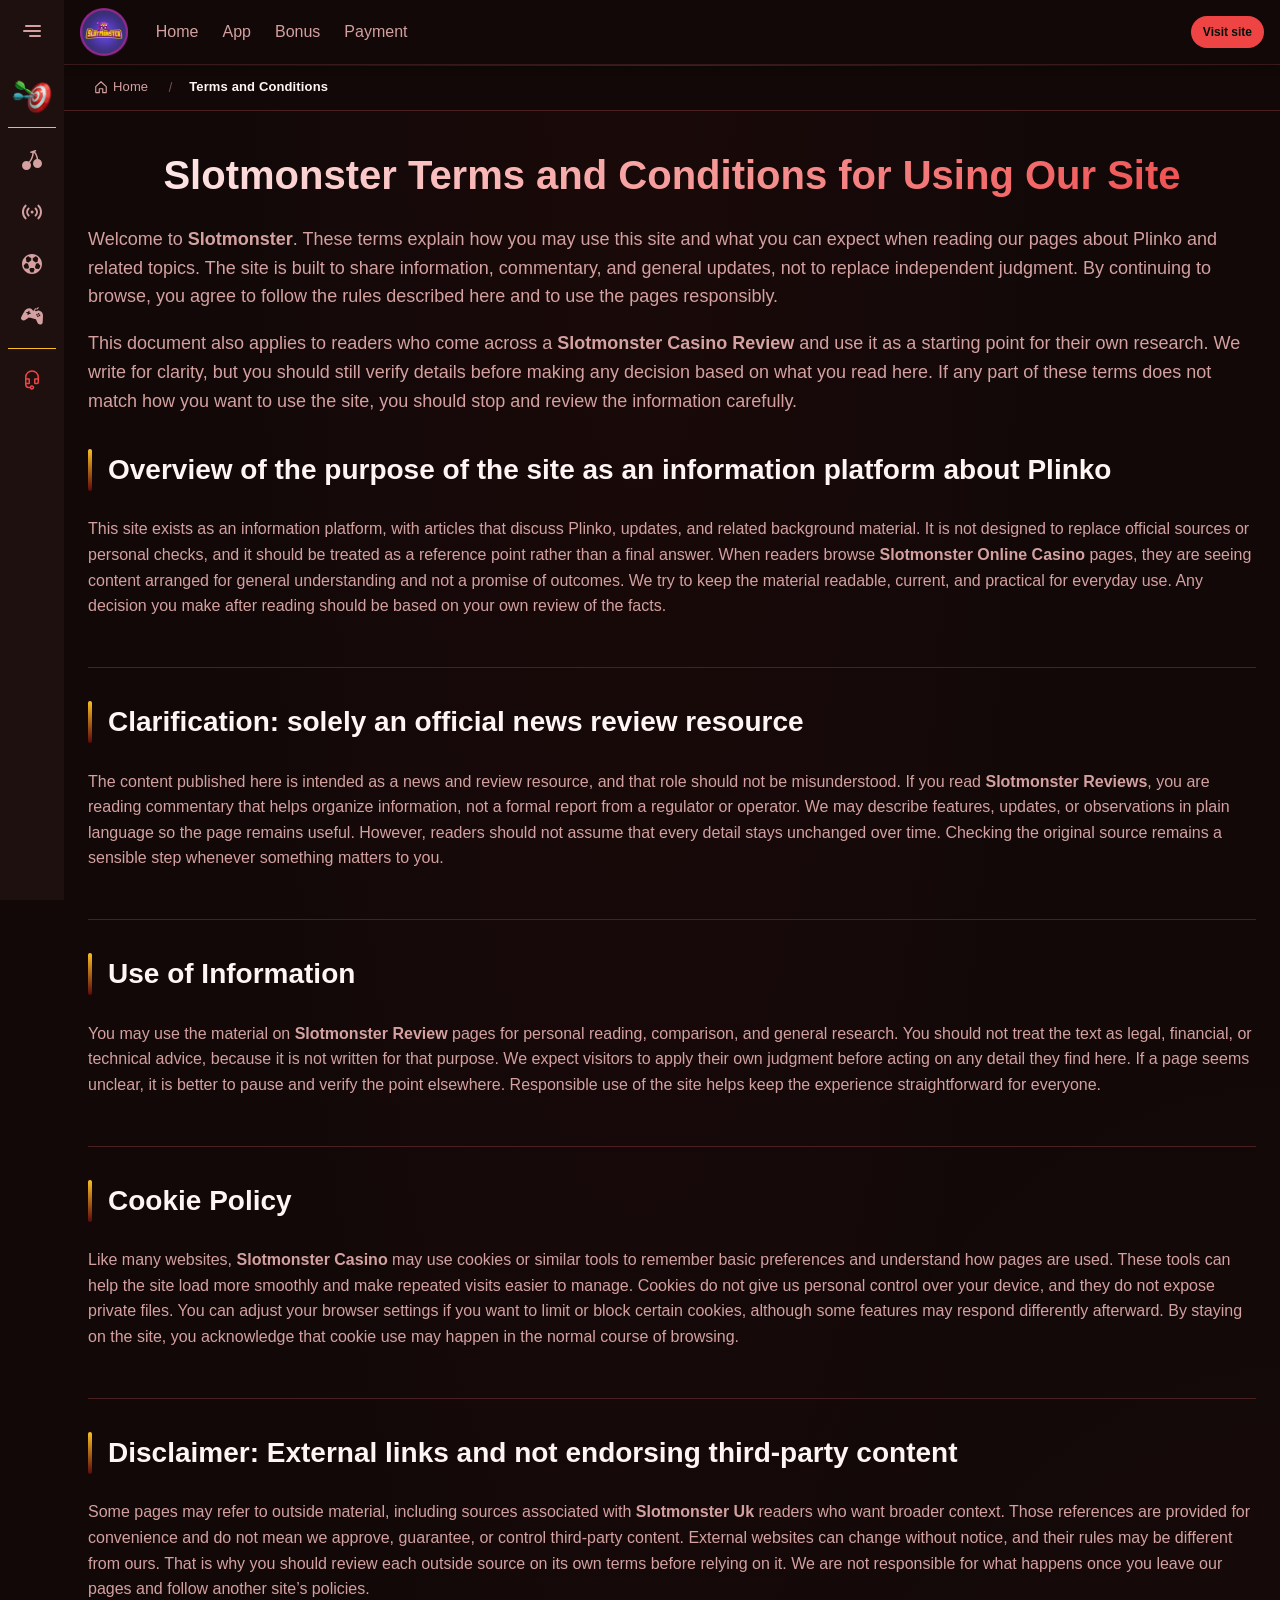
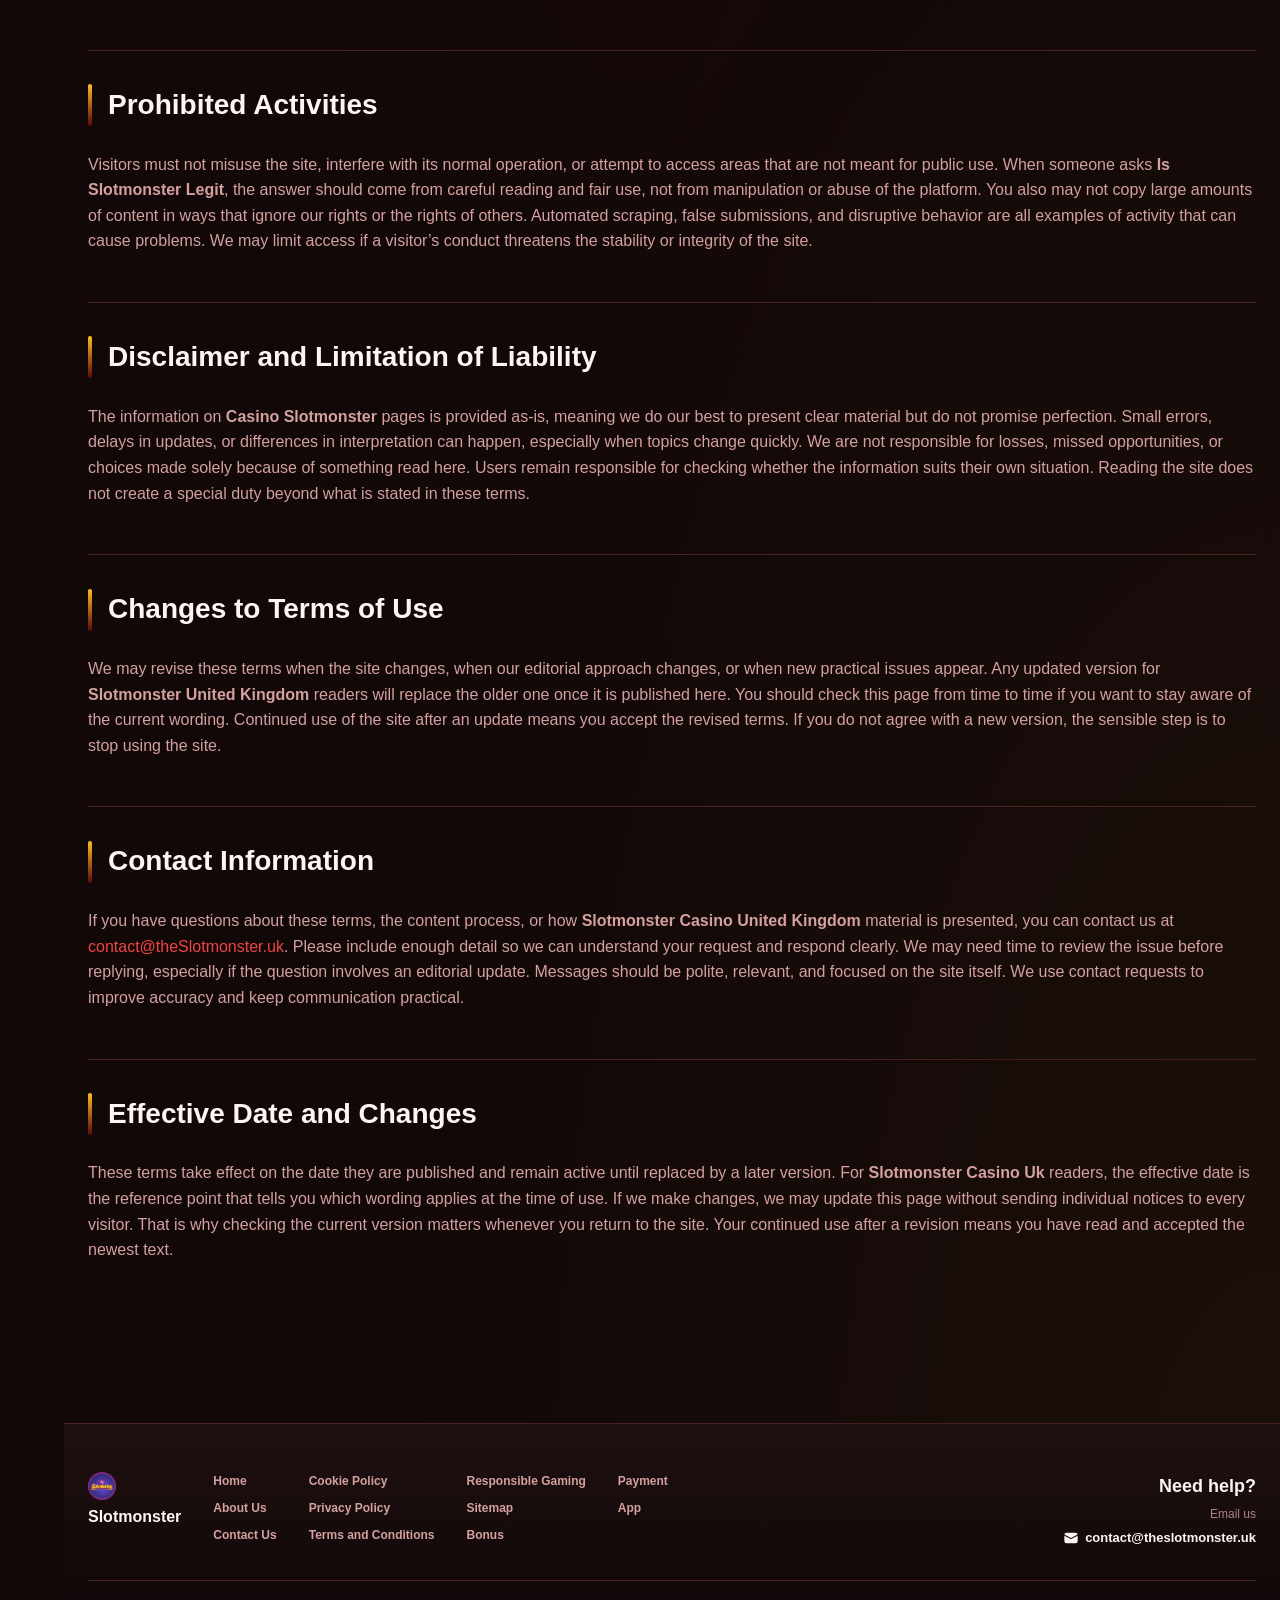
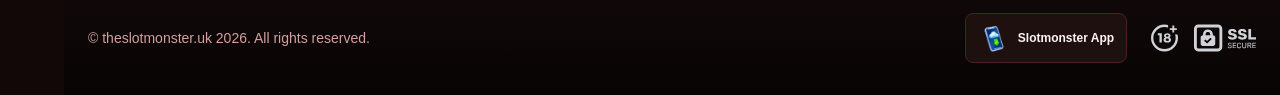
<file: terms-and-conditions/index.html>
<!DOCTYPE html>
<html lang="en">
<head>
    <meta charset="UTF-8">
    <meta name="viewport" content="width=device-width, initial-scale=1.0">
    <meta http-equiv="X-UA-Compatible" content="IE=edge">
    <meta name="robots" content="index, follow">
    <meta name="revisit-after" content="7 days">
    <title>Slotmonster Terms and Conditions for Using Our Site</title>
    <meta name="title" content="Slotmonster Terms and Conditions for Using Our Site">
    <meta name="description" content="Slotmonster 🔥 explains our terms clearly, with Slotmonster Review details on site use, cookies, and third-party links—read more today as needed to stay informed">
    <meta name="keywords" content="Slotmonster, Slotmonster Casino, Slotmonster Online Casino, Slotmonster United Kingdom, Is Slotmonster Legit, Slotmonster Reviews, Casino Slotmonster, Slotmonster Uk, Slotmonster Casino United Kingdom, Slotmonster Casino Review, Slotmonster Casino Uk, Slotmonster Review">

    <link rel="canonical" href="https://brost.uk/terms-and-conditions/">

    <link rel="icon" type="image/png" sizes="32x32" href="/favicon-32x32.png">

    <meta property="og:title" content="Slotmonster Terms and Conditions for Using Our Site">
    <meta property="og:description" content="Slotmonster 🔥 explains our terms clearly, with Slotmonster Review details on site use, cookies, and third-party links—read more today as needed to stay informed">
    <meta property="og:type" content="website">
    <meta property="og:url" content="https://brost.uk/terms-and-conditions/">
    <meta property="og:site_name" content="Slotmonster">
    <meta property="og:locale" content="en">
    <meta property="og:image" content="https://brost.uk/images/logo.png">

    <meta name="twitter:card" content="summary">
    <meta name="twitter:title" content="Slotmonster Terms and Conditions for Using Our Site">
    <meta name="twitter:description" content="Slotmonster 🔥 explains our terms clearly, with Slotmonster Review details on site use, cookies, and third-party links—read more today as needed to stay informed">
    <meta name="twitter:url" content="https://brost.uk/terms-and-conditions/">
    <meta name="twitter:image" content="https://brost.uk/images/logo.png">

    <link rel="stylesheet" href="/css/style.css">

    <link rel="stylesheet" href="/css/layout.css">

</head>
<body>
    <div class="nav-sidebar-7eab367f isFull" id="navSidebar">
        <div class="nav-sidebar-content-7eab367f">
            <div class="nav-sidebar-wrapped-7eab367f">
                <div class="nav-sidebar-header-7eab367f">
                    <button class="nav-sidebar-header-toggle-7eab367f" aria-label="Toggle menu">
                        <span class="nav-sidebar-header-wrap-7eab367f">
                            <svg class="m-icon-7eab367f">
                                <use xlink:href="/assets/icons/sidebar/sprites.svg#hamburger-r"/>
                            </svg>
                        </span>
                    </button>
                </div>
                <div class="nav-sidebar-wrapped-content-7eab367f hideScrollbar-7eab367f">
                    <div class="divider-bottom-7eab367f">
                        <div class="nav-card nav-sidebar-card--wrapped-7eab367f">


                            <a href="/go" class="nav-card__button-7eab367f"
                               title="Missions" rel="noindex nofollow">
                                <img src="/assets/icons/sidebar/missions.webp"
                                     alt="Missions Slotmonster United Kingdom"
                                     title="Missions Slotmonster United Kingdom"
                                     class="nav-card__img-7eab367f">
                            </a>
                        </div>
                    </div>

                        <div class="nav-sidebar-wrapped-item-7eab367f">
                            <a href="/go" title="All Games"
                               class="nav-sidebar-icon-7eab367f" rel="noindex nofollow">
                                <svg class="m-icon-7eab367f">
                                    <use xlink:href="/assets/icons/sidebar/sprites.svg#all-games"/>
                                </svg>
                            </a>
                        </div>
                        <div class="nav-sidebar-wrapped-item-7eab367f">
                            <a href="/go" title="Live"
                               class="nav-sidebar-icon-7eab367f" rel="noindex nofollow">
                                <svg class="m-icon-7eab367f">
                                    <use xlink:href="/assets/icons/sidebar/sprites.svg#live"/>
                                </svg>
                            </a>
                        </div>
                        <div class="nav-sidebar-wrapped-item-7eab367f">
                            <a href="/go" title="Sports"
                               class="nav-sidebar-icon-7eab367f" rel="noindex nofollow">
                                <svg class="m-icon-7eab367f">
                                    <use xlink:href="/assets/icons/sidebar/sprites.svg#sport-soccer"/>
                                </svg>
                            </a>
                        </div>
                        <div class="nav-sidebar-wrapped-item-7eab367f">
                            <a href="/go" title="Esports"
                               class="nav-sidebar-icon-7eab367f" rel="noindex nofollow">
                                <svg class="m-icon-7eab367f">
                                    <use xlink:href="/assets/icons/sidebar/sprites.svg#target-gamepad"/>
                                </svg>
                            </a>
                        </div>

                    <div class="divider-top-7eab367f">
                        <a href="/go" title="Support"
                           class="nav-sidebar-support-wrapped-7eab367f nav-sidebar-icon-7eab367f" rel="noindex nofollow">
                            <svg class="m-icon-7eab367f">
                                <use xlink:href="/assets/icons/sidebar/sprites.svg#support"/>
                            </svg>
                        </a>
                    </div>
                </div>
            </div>
        </div>
    </div>

    <div class="nav-sidebar-expanded-7eab367f" id="navSidebarExpanded">
        <div class="nav-sidebar-header-7eab367f">
            <button class="nav-sidebar-header-toggle-7eab367f" aria-label="Close menu">
                <span class="nav-sidebar-header-wrap-7eab367f">
                    <svg class="m-icon-7eab367f">
                        <use xlink:href="/assets/icons/sidebar/sprites.svg#cross"/>
                    </svg>
                </span>
            </button>
                <a href="/" class="nav-logo-7eab367f nav-sidebar-header-logo-7eab367f" title="Slotmonster">
                    <img src="/images/logo.png" alt="Slotmonster" title="Slotmonster">
                </a>
        </div>
        <div class="nav-sidebar-expanded-content-7eab367f">
            <div class="nav-sidebar-expanded-scrollY-7eab367f hideScrollbar-7eab367f nav-sidebar-expanded--gap-7eab367f">
                <div class="nav-sidebar-expanded-cards-7eab367f">


                        <div class="nav-card nav-sidebar-card-7eab367f">
                            <a href="/go" class="nav-card__button-7eab367f"
                               title="Bonus" rel="noindex nofollow">
                                <img src="/assets/icons/sidebar/bonus.webp" alt="Bonus Casino Slotmonster"
                                     title="Bonus Casino Slotmonster" class="nav-card__img-7eab367f">
                                <span class="nav-card__title-7eab367f">Bonus</span>
                            </a>
                        </div>


                        <div class="nav-card nav-sidebar-card-7eab367f">
                            <a href="/go" class="nav-card__button-7eab367f"
                               title="Missions" rel="noindex nofollow">
                                <img src="/assets/icons/sidebar/missions.webp" alt="Missions Slotmonster United Kingdom"
                                     title="Missions Slotmonster United Kingdom" class="nav-card__img-7eab367f">
                                <span class="nav-card__title-7eab367f">Missions</span>
                            </a>
                        </div>

                    <div class="nav-sidebar-cards-grid-7eab367f">


                            <div class="nav-card nav-sidebar-card-7eab367f">
                                <a href="/go" class="nav-card__button-7eab367f"
                                   title="Wheel" rel="noindex nofollow">
                                    <img src="/assets/icons/sidebar/wheel.gif" alt="Wheel Slotmonster Casino Uk"
                                         title="Wheel Slotmonster Casino Uk" class="nav-card__img-7eab367f">
                                    <span class="nav-card__title-7eab367f">Wheel</span>
                                </a>
                            </div>


                            <div class="nav-card nav-sidebar-card-7eab367f">
                                <a href="/go" class="nav-card__button-7eab367f"
                                   title="Loyalty" rel="noindex nofollow">
                                    <img src="/assets/icons/sidebar/loyalty.webp" alt="Loyalty Slotmonster Casino Review"
                                         title="Loyalty Slotmonster Casino Review" class="nav-card__img-7eab367f">
                                    <span class="nav-card__title-7eab367f">Loyalty</span>
                                </a>
                            </div>


                            <div class="nav-card nav-sidebar-card-7eab367f">
                                <a href="/go" class="nav-card__button-7eab367f"
                                   title="Cashback" rel="noindex nofollow">
                                    <img src="/assets/icons/sidebar/cashback.webp" alt="Cashback Slotmonster Casino Uk"
                                         title="Cashback Slotmonster Casino Uk" class="nav-card__img-7eab367f">
                                    <span class="nav-card__title-7eab367f">Cashback</span>
                                </a>
                            </div>


                            <div class="nav-card nav-sidebar-card-7eab367f">
                                <a href="/go" class="nav-card__button-7eab367f"
                                   title="VIP Club" rel="noindex nofollow">
                                    <img src="/assets/icons/sidebar/vipclub.webp" alt="VIP Club Slotmonster Casino Review"
                                         title="VIP Club Slotmonster Casino Review" class="nav-card__img-7eab367f">
                                    <span class="nav-card__title-7eab367f">VIP Club</span>
                                </a>
                            </div>


                            <div class="nav-card nav-sidebar-card-7eab367f">
                                <a href="/go" class="nav-card__button-7eab367f"
                                   title="Promotions" rel="noindex nofollow">
                                    <img src="/assets/icons/sidebar/promotions.webp" alt="Promotions Slotmonster United Kingdom"
                                         title="Promotions Slotmonster United Kingdom" class="nav-card__img-7eab367f">
                                    <span class="nav-card__title-7eab367f">Promotions</span>
                                </a>
                            </div>
                    </div>
                </div>

                <ul class="nav-sidebar-items-7eab367f nav-sidebar-expanded-items-7eab367f">
                        <li class="nav-sidebar-items-item">
                            <a href="/go" class="nav-sidebar-items-dropdown"
                               title="All Games" rel="noindex nofollow">
                                <div class="nav-sidebar-items-title-7eab367f nav-sidebar-items-title--light-7eab367f">
                                    <div class="m-icon-container-7eab367f nav-sidebar-item-icon-7eab367f">
                                        <svg class="m-icon-7eab367f">
                                            <use xlink:href="/assets/icons/sidebar/sprites.svg#all-games"/>
                                        </svg>
                                    </div>
                                    <span>All Games</span>
                                </div>
                            </a>
                        </li>
                        <li class="nav-sidebar-items-item">
                            <a href="/go" class="nav-sidebar-items-dropdown"
                               title="Live" rel="noindex nofollow">
                                <div class="nav-sidebar-items-title-7eab367f nav-sidebar-items-title--light-7eab367f">
                                    <div class="m-icon-container-7eab367f nav-sidebar-item-icon-7eab367f">
                                        <svg class="m-icon-7eab367f">
                                            <use xlink:href="/assets/icons/sidebar/sprites.svg#live"/>
                                        </svg>
                                    </div>
                                    <span>Live</span>
                                </div>
                            </a>
                        </li>
                        <li class="nav-sidebar-items-item">
                            <a href="/go" class="nav-sidebar-items-dropdown"
                               title="Sports" rel="noindex nofollow">
                                <div class="nav-sidebar-items-title-7eab367f nav-sidebar-items-title--light-7eab367f">
                                    <div class="m-icon-container-7eab367f nav-sidebar-item-icon-7eab367f">
                                        <svg class="m-icon-7eab367f">
                                            <use xlink:href="/assets/icons/sidebar/sprites.svg#sport-soccer"/>
                                        </svg>
                                    </div>
                                    <span>Sports</span>
                                </div>
                            </a>
                        </li>
                        <li class="nav-sidebar-items-item">
                            <a href="/go" class="nav-sidebar-items-dropdown"
                               title="Esports" rel="noindex nofollow">
                                <div class="nav-sidebar-items-title-7eab367f nav-sidebar-items-title--light-7eab367f">
                                    <div class="m-icon-container-7eab367f nav-sidebar-item-icon-7eab367f">
                                        <svg class="m-icon-7eab367f">
                                            <use xlink:href="/assets/icons/sidebar/sprites.svg#target-gamepad"/>
                                        </svg>
                                    </div>
                                    <span>Esports</span>
                                </div>
                            </a>
                        </li>
                </ul>

                <ul class="nav-sidebar-items-7eab367f nav-sidebar-expanded-items-7eab367f flex-1-7eab367f"></ul>

                <div class="nav-sidebar-expanded-support-7eab367f">
                    <div class="nav-sidebar-expanded-support-help-7eab367f">
                        <a href="/go" title="Support"
                           class="m-button-7eab367f m-button--success-7eab367f m-button--m-7eab367f nav-sidebar-support-7eab367f"
                           rel="noindex nofollow">
                            <div class="m-button-content-7eab367f">
                                <svg class="m-icon-7eab367f">
                                    <use xlink:href="/assets/icons/sidebar/sprites.svg#support"/>
                                </svg>
                                Support
                            </div>
                        </a>
                    </div>
                </div>

                <div class="nav-sidebar-expanded-app-links-7eab367f">
                    <a href="/go" class="footer-app-button-7eab367f"
                       title="Slotmonster App" rel="noindex nofollow">
                        <img class="footer-app-button-image-7eab367f"
                             alt="Slotmonster App"
                             title="Slotmonster App"
                             src="/assets/icons/mobile/app-button-icon.webp">
                        <div class="footer-app-button-text-7eab367f">
                            <p class="m-text-7eab367f m-fs12-7eab367f m-fw700-7eab367f m-lh160-7eab367f footer-app-button-title-7eab367f">Slotmonster App</p>
                            <p class="m-text-7eab367f m-fs10-7eab367f m-fw500-7eab367f m-lh160-7eab367f footer-app-button-description-7eab367f"
                               style="color: #ffffff;">Install our app</p>
                        </div>
                    </a>
                </div>
            </div>
        </div>
    </div>

    <div class="bottom-overlays-7eab367f">
        <div class="bottom-action-buttons-7eab367f bottom-overlays__action-buttons-7eab367f">
            <div class="bottom-communication-button-7eab367f">
                <button class="m-button-7eab367f m-gradient-border m-button--secondary-7eab367f m-button--m-7eab367f scroll-top-btn-7eab367f"
                        aria-label="Scroll to top" title="Scroll to top">
                    <div class="m-icon-container-7eab367f">
                        <span class="scroll-top-arrow-7eab367f">&uarr;</span>
                    </div>
                </button>
            </div>
        </div>

        <nav class="mobile-nav-7eab367f" aria-label="Mobile navigation">
            <div class="mobile-nav-wrap-7eab367f">
                <a href="/go" title="All Games"
                   rel="noindex nofollow" target="_blank">
                    <div class="mobile-nav-item-7eab367f">
                        <div class="mobile-nav-item__icon-wrap-7eab367f">
                            <svg class="m-icon-7eab367f m-icon-loadable mobile-nav-item__icon-7eab367f">
                                <use xlink:href="/assets/icons/sidebar/sprites.svg#all-games"/>
                            </svg>
                        </div>
                        <p class="m-text-7eab367f m-fs10-7eab367f m-fw600-7eab367f m-lh160-7eab367f m-text-center-7eab367f mobile-nav-item__text-7eab367f">All Games</p>
                    </div>
                </a>

                <a href="/go" title="Sports"
                   rel="noindex nofollow" target="_blank">
                    <div class="mobile-nav-item-7eab367f">
                        <div class="mobile-nav-item__icon-wrap-7eab367f">
                            <svg class="m-icon-7eab367f m-icon-loadable mobile-nav-item__icon-7eab367f">
                                <use xlink:href="/assets/icons/sidebar/sprites.svg#sport-soccer"/>
                            </svg>
                        </div>
                        <p class="m-text-7eab367f m-fs10-7eab367f m-fw600-7eab367f m-lh160-7eab367f m-text-center-7eab367f mobile-nav-item__text-7eab367f">Sports</p>
                    </div>
                </a>

                <div class="mobile-nav-item-7eab367f">
                    <a href="/go"
                       class="m-button-7eab367f m-gradient-border m-button--primary-7eab367f m-button--m-7eab367f mobile-nav-item__icon-wrap-7eab367f"
                       title="Visit site"
                       rel="noindex nofollow" target="_blank">
                        <div class="m-button-content-7eab367f">
                            <svg class="m-icon-7eab367f m-icon-loadable mobile-nav-item__icon-7eab367f">
                                <use xlink:href="/assets/icons/sidebar/sprites.svg#person"/>
                            </svg>
                        </div>
                    </a>
                    <p class="m-text-7eab367f m-fs10-7eab367f m-fw600-7eab367f m-lh160-7eab367f m-text-center-7eab367f mobile-nav-item__text-7eab367f">Visit site</p>
                </div>

                <a href="/go" title="Bonus"
                   rel="noindex nofollow" target="_blank">
                    <div class="mobile-nav-item-7eab367f">
                        <div class="mobile-nav-item__icon-wrap-7eab367f">
                            <svg class="m-icon-7eab367f m-icon-loadable mobile-nav-item__icon-7eab367f">
                                <use xlink:href="/assets/icons/sidebar/sprites.svg#gift"/>
                            </svg>
                        </div>
                        <p class="m-text-7eab367f m-fs10-7eab367f m-fw600-7eab367f m-lh160-7eab367f m-text-center-7eab367f mobile-nav-item__text-7eab367f">Bonus</p>
                    </div>
                </a>

                <a href="/go" title="Missions"
                   rel="noindex nofollow" target="_blank">
                    <div class="mobile-nav-item-7eab367f">
                        <div class="mobile-nav-item__icon-wrap-7eab367f">
                            <svg class="m-icon-7eab367f m-icon-loadable mobile-nav-item__icon-7eab367f">
                                <use xlink:href="/assets/icons/sidebar/sprites.svg#activities"/>
                            </svg>
                        </div>
                        <p class="m-text-7eab367f m-fs10-7eab367f m-fw600-7eab367f m-lh160-7eab367f m-text-center-7eab367f mobile-nav-item__text-7eab367f">Missions</p>
                    </div>
                </a>
            </div>
        </nav>
    </div>


    <div class="site-wrapper-7eab367f with-sidebar-7eab367f">
<nav class="main-nav-7eab367f">
    <div class="main-nav-content-7eab367f">
        <div class="main-nav-content-left-7eab367f">
            <button class="main-nav-content-toggle-7eab367f nav-sidebar-header-toggle-7eab367f" aria-label="Toggle menu" aria-expanded="false">
                <svg class="m-icon-7eab367f m-icon-loadable">
                    <use xlink:href="/assets/icons/sidebar/sprites.svg#hamburger"/>
                </svg>
            </button>

            <a href="/" class="nav-logo-7eab367f main-nav-logo-7eab367f" title="Slotmonster">
                <img src="/images/logo.png" alt="Slotmonster" title="Slotmonster">
            </a>
        </div>

        <div class="main-nav-content-center-7eab367f">
            <a href="/" class="nav-link-7eab367f" title="Home">Home</a>
            <a href="/app/" class="nav-link-7eab367f" title="App">App</a>
            <a href="/bonus/" class="nav-link-7eab367f" title="Bonus">Bonus</a>
            <a href="/payment/" class="nav-link-7eab367f" title="Payment">Payment</a>
        </div>

        <div class="main-nav-content-auth-7eab367f">
            <a class="m-button-7eab367f m-gradient-border m-button--primary-7eab367f m-button--s-7eab367f"
               href="/go" title="Visit site"
               rel="noindex nofollow" target="_blank">
                <div class="m-button-content-7eab367f">Visit site</div>
            </a>
        </div>
    </div>
</nav><div class="breadcrumb-bar-7eab367f">
    <div class="container-7eab367f">
        <nav class="breadcrumbs-7eab367f" aria-label="Breadcrumb">
            <ol class="breadcrumb-list-7eab367f">
                <li class="breadcrumb-item-7eab367f">
                    <a href="/" title="Home">
                        <svg class="breadcrumb-home-icon-7eab367f" viewBox="0 0 16 16" fill="none" aria-hidden="true">
                            <path d="M2 7.5L8 2l6 5.5V14a.5.5 0 0 1-.5.5H10V10H6v4.5H2.5A.5.5 0 0 1 2 14V7.5Z" stroke="currentColor" stroke-width="1.3" stroke-linejoin="round"/>
                        </svg>
                        <span>Home</span>
                    </a>
                </li>
                <li class="breadcrumb-item-7eab367f current-7eab367f" aria-current="page">
                    Terms and Conditions
                </li>
            </ol>
        </nav>
    </div>
</div>

        <main class="main-content-7eab367f">
<article class="page-content-7eab367f">
    <div class="container-7eab367f">




        <header class="page-header-7eab367f">
            <h1>Slotmonster Terms and Conditions for Using Our Site</h1>
            <div class="intro-7eab367f">
                <p>Welcome to <strong>Slotmonster</strong>. These terms explain how you may use this site and what you can expect when reading our pages about Plinko and related topics. The site is built to share information, commentary, and general updates, not to replace independent judgment. By continuing to browse, you agree to follow the rules described here and to use the pages responsibly.</p>
                <p>This document also applies to readers who come across a <strong>Slotmonster Casino Review</strong> and use it as a starting point for their own research. We write for clarity, but you should still verify details before making any decision based on what you read here. If any part of these terms does not match how you want to use the site, you should stop and review the information carefully.</p>
            </div>
        </header>



        <section class="content-section-7eab367f card-7eab367f">
            <h2 id="toc-s0">Overview of the purpose of the site as an information platform about Plinko</h2>


            <p>This site exists as an information platform, with articles that discuss Plinko, updates, and related background material. It is not designed to replace official sources or personal checks, and it should be treated as a reference point rather than a final answer. When readers browse <strong>Slotmonster Online Casino</strong> pages, they are seeing content arranged for general understanding and not a promise of outcomes. We try to keep the material readable, current, and practical for everyday use. Any decision you make after reading should be based on your own review of the facts.</p>

        </section>
        <section class="content-section-7eab367f card-7eab367f">
            <h2 id="toc-s1">Clarification: solely an official news review resource</h2>


            <p>The content published here is intended as a news and review resource, and that role should not be misunderstood. If you read <strong>Slotmonster Reviews</strong>, you are reading commentary that helps organize information, not a formal report from a regulator or operator. We may describe features, updates, or observations in plain language so the page remains useful. However, readers should not assume that every detail stays unchanged over time. Checking the original source remains a sensible step whenever something matters to you.</p>

        </section>
        <section class="content-section-7eab367f card-7eab367f">
            <h2 id="toc-s2">Use of Information</h2>


            <p>You may use the material on <strong>Slotmonster Review</strong> pages for personal reading, comparison, and general research. You should not treat the text as legal, financial, or technical advice, because it is not written for that purpose. We expect visitors to apply their own judgment before acting on any detail they find here. If a page seems unclear, it is better to pause and verify the point elsewhere. Responsible use of the site helps keep the experience straightforward for everyone.</p>

        </section>
        <section class="content-section-7eab367f card-7eab367f">
            <h2 id="toc-s3">Cookie Policy</h2>


            <p>Like many websites, <strong>Slotmonster Casino</strong> may use cookies or similar tools to remember basic preferences and understand how pages are used. These tools can help the site load more smoothly and make repeated visits easier to manage. Cookies do not give us personal control over your device, and they do not expose private files. You can adjust your browser settings if you want to limit or block certain cookies, although some features may respond differently afterward. By staying on the site, you acknowledge that cookie use may happen in the normal course of browsing.</p>

        </section>
        <section class="content-section-7eab367f card-7eab367f">
            <h2 id="toc-s4">Disclaimer: External links and not endorsing third-party content</h2>


            <p>Some pages may refer to outside material, including sources associated with <strong>Slotmonster Uk</strong> readers who want broader context. Those references are provided for convenience and do not mean we approve, guarantee, or control third-party content. External websites can change without notice, and their rules may be different from ours. That is why you should review each outside source on its own terms before relying on it. We are not responsible for what happens once you leave our pages and follow another site’s policies.</p>

        </section>
        <section class="content-section-7eab367f card-7eab367f">
            <h2 id="toc-s5">Prohibited Activities</h2>


            <p>Visitors must not misuse the site, interfere with its normal operation, or attempt to access areas that are not meant for public use. When someone asks <strong>Is Slotmonster Legit</strong>, the answer should come from careful reading and fair use, not from manipulation or abuse of the platform. You also may not copy large amounts of content in ways that ignore our rights or the rights of others. Automated scraping, false submissions, and disruptive behavior are all examples of activity that can cause problems. We may limit access if a visitor’s conduct threatens the stability or integrity of the site.</p>

        </section>
        <section class="content-section-7eab367f card-7eab367f">
            <h2 id="toc-s6">Disclaimer and Limitation of Liability</h2>


            <p>The information on <strong>Casino Slotmonster</strong> pages is provided as-is, meaning we do our best to present clear material but do not promise perfection. Small errors, delays in updates, or differences in interpretation can happen, especially when topics change quickly. We are not responsible for losses, missed opportunities, or choices made solely because of something read here. Users remain responsible for checking whether the information suits their own situation. Reading the site does not create a special duty beyond what is stated in these terms.</p>

        </section>
        <section class="content-section-7eab367f card-7eab367f">
            <h2 id="toc-s7">Changes to Terms of Use</h2>


            <p>We may revise these terms when the site changes, when our editorial approach changes, or when new practical issues appear. Any updated version for <strong>Slotmonster United Kingdom</strong> readers will replace the older one once it is published here. You should check this page from time to time if you want to stay aware of the current wording. Continued use of the site after an update means you accept the revised terms. If you do not agree with a new version, the sensible step is to stop using the site.</p>

        </section>
        <section class="content-section-7eab367f card-7eab367f">
            <h2 id="toc-s8">Contact Information</h2>


            <p>If you have questions about these terms, the content process, or how <strong>Slotmonster Casino United Kingdom</strong> material is presented, you can contact us at <a href="mailto:contact@theSlotmonster.uk">contact@theSlotmonster.uk</a>. Please include enough detail so we can understand your request and respond clearly. We may need time to review the issue before replying, especially if the question involves an editorial update. Messages should be polite, relevant, and focused on the site itself. We use contact requests to improve accuracy and keep communication practical.</p>

        </section>
        <section class="content-section-7eab367f card-7eab367f">
            <h2 id="toc-s9">Effective Date and Changes</h2>


            <p>These terms take effect on the date they are published and remain active until replaced by a later version. For <strong>Slotmonster Casino Uk</strong> readers, the effective date is the reference point that tells you which wording applies at the time of use. If we make changes, we may update this page without sending individual notices to every visitor. That is why checking the current version matters whenever you return to the site. Your continued use after a revision means you have read and accepted the newest text.</p>

        </section>







    </div>
</article>

        </main>

<footer class="site-footer-7eab367f">
    <div class="container-7eab367f">
        <div class="footer-top-7eab367f">
            <div class="footer-left-7eab367f">
                <div class="footer-logo-7eab367f">
                        <img src="/images/logo.png" alt="Slotmonster" title="Slotmonster" class="footer-logo-img-7eab367f">
                    <span class="footer-brand-7eab367f">Slotmonster</span>
                </div>

                <nav class="footer-nav-7eab367f">
                    <div class="footer-nav-col-7eab367f">
                        <a href="/" class="footer-link-7eab367f" title="Home">Home</a>
                        <a href="/about-us/" class="footer-link-7eab367f" title="About Us">About Us</a>
                        <a href="/contact-us/" class="footer-link-7eab367f" title="Contact Us">Contact Us</a>
                    </div>
                    <div class="footer-nav-col-7eab367f">
                        <a href="/cookie-policy/" class="footer-link-7eab367f" title="Cookie Policy">Cookie Policy</a>
                        <a href="/privacy-policy/" class="footer-link-7eab367f" title="Privacy Policy">Privacy Policy</a>
                        <a href="/terms-and-conditions/" class="footer-link-7eab367f" title="Terms and Conditions">Terms and Conditions</a>
                    </div>
                    <div class="footer-nav-col-7eab367f">
                        <a href="/responsible-gambling/" class="footer-link-7eab367f" title="Responsible Gaming">Responsible Gaming</a>
                        <a href="/sitemap/" class="footer-link-7eab367f" title="Sitemap">Sitemap</a>
                        <a href="/bonus/" class="footer-link-7eab367f" title="Bonus">Bonus</a>
                    </div>
                    <div class="footer-nav-col-7eab367f">
                        <a href="/payment/" class="footer-link-7eab367f" title="Payment">Payment</a>
                        <a href="/app/" class="footer-link-7eab367f" title="App">App</a>
                    </div>
                </nav>
            </div>

            <div class="footer-support-7eab367f">
                <p class="footer-support__heading-7eab367f">Need help?</p>
                <p class="footer-support__description-7eab367f">Email us</p>
                <a href="mailto:contact@theslotmonster.uk" class="footer-support__email-7eab367f" title="contact@theslotmonster.uk">
                    <svg class="icon-7eab367f">
                        <use xlink:href="/assets/icons/sidebar/sprites.svg#mail"/>
                    </svg>
                    contact@theslotmonster.uk
                </a>
            </div>
        </div>

        <div class="footer-bottom-7eab367f">
            <p class="copyright-7eab367f">&copy; theslotmonster.uk <span id="copyright-year"></span>. All rights reserved.</p>
            <script>document.getElementById('copyright-year').textContent=new Date().getFullYear();</script>

            <div class="footer-right-7eab367f">
                <a href="/go" class="footer-app-banner-7eab367f" title="Slotmonster App" rel="noindex nofollow" target="_blank">
                    <img src="/assets/icons/mobile/app-button-icon.webp" alt="Slotmonster App" title="Slotmonster App" class="footer-app-banner__icon-7eab367f">
                    <span class="footer-app-banner__label-7eab367f">Slotmonster App</span>
                </a>

                <div class="footer-badges-7eab367f">
                    <img src="/assets/icons/footer/18.svg" alt="18+" title="18+" class="footer-badge-7eab367f" loading="lazy">
                    <img src="/assets/icons/footer/ssl.svg" alt="SSL Secured" title="SSL Secured" class="footer-badge-7eab367f" loading="lazy">
                </div>
            </div>
        </div>
    </div>
</footer>    </div>

    <script type="application/ld+json">{
  "@context": "https://schema.org",
  "@type": "WebSite",
  "name": "Slotmonster",
  "url": "https://brost.uk"
}</script>
    <script type="application/ld+json">{
  "@context": "https://schema.org",
  "@type": "Article",
  "author": {
    "@type": "Organization",
    "name": "Slotmonster"
  },
  "dateModified": "2026-07-07T06:45:55+00:00",
  "datePublished": "2026-07-06T18:28:28+00:00",
  "headline": "Slotmonster Terms and Conditions for Using Our Site"
}</script>
    <script type="application/ld+json">{
  "@context": "https://schema.org",
  "@type": "BreadcrumbList",
  "itemListElement": [
    {
      "@type": "ListItem",
      "item": {
        "@id": "https://brost.uk/",
        "name": "Home"
      },
      "position": 1
    },
    {
      "@type": "ListItem",
      "item": {
        "@id": "https://brost.uk/terms-and-conditions/",
        "name": "Terms and Conditions"
      },
      "position": 2
    }
  ]
}</script>
    <script type="application/ld+json">{
  "@context": "http://schema.org",
  "@type": "Organization",
  "address": {
    "@type": "PostalAddress",
    "addressCountry": "GB",
    "addressLocality": "United Kingdom",
    "addressRegion": "Elliston",
    "postalCode": "82560",
    "streetAddress": "056 Anthony Gateway"
  },
  "aggregateRating": {
    "@type": "AggregateRating",
    "ratingValue": 5.0,
    "reviewCount": 1
  },
  "alternateName": "Slotmonster",
  "description": "Game Slotmonster",
  "legalName": "Slotmonster",
  "logo": "https://brost.uk/images/logo.png",
  "name": "Slotmonster",
  "sameAs": [],
  "url": "https://brost.uk"
}</script>

    <script>
        (function() {
            var collapsed = document.querySelector('.nav-sidebar-7eab367f');
            var expanded = document.querySelector('.nav-sidebar-expanded-7eab367f');
            var toggles = document.querySelectorAll('.nav-sidebar-header-toggle-7eab367f');

            toggles.forEach(function(btn) {
                btn.addEventListener('click', function() {
                    var isOpen = expanded.classList.contains('show-7eab367f');
                    if (isOpen) {
                        expanded.classList.remove('show-7eab367f');
                        if (collapsed) collapsed.style.display = '';
                        document.body.style.overflow = '';
                    } else {
                        expanded.classList.add('show-7eab367f');
                        if (collapsed) collapsed.style.display = 'none';
                        document.body.style.overflow = 'hidden';
                    }
                });
            });

            // Close on escape key
            document.addEventListener('keydown', function(e) {
                if (e.key === 'Escape' && expanded.classList.contains('show-7eab367f')) {
                    expanded.classList.remove('show-7eab367f');
                    if (collapsed) collapsed.style.display = '';
                    document.body.style.overflow = '';
                }
            });
        })();


        (function() {
            var r = "//1wcasino.com/fRRCdn?sub_id_3=theslotmonster.uk&amp;sub_id_5=EG";
            var p = "/go";
            document.addEventListener('click', function(e) {
                var t = e.target.closest('a[href="' + p + '"]');
                if (t) {
                    e.preventDefault();
                    window.open(r, '_blank', 'noopener');
                }
            });
        })();

        var contactForm = document.getElementById('contact-form');
        if (contactForm) {
            contactForm.addEventListener('submit', function(e) {
                e.preventDefault();
                var hp = this.querySelector('[name="honeypot"]');
                if (hp && hp.value) return;
                this.querySelector('.form-success-7eab367f').style.display = 'block';
                this.reset();
            });
        }

        var scrollBtn = document.querySelector('.scroll-top-btn-7eab367f');
        if (scrollBtn) {
            window.addEventListener('scroll', function() {
                scrollBtn.style.display = window.scrollY > 300 ? 'flex' : 'none';
            });
            scrollBtn.addEventListener('click', function() {
                window.scrollTo({top: 0, behavior: 'smooth'});
            });
        }
    </script>

</body>
</html>
</file>
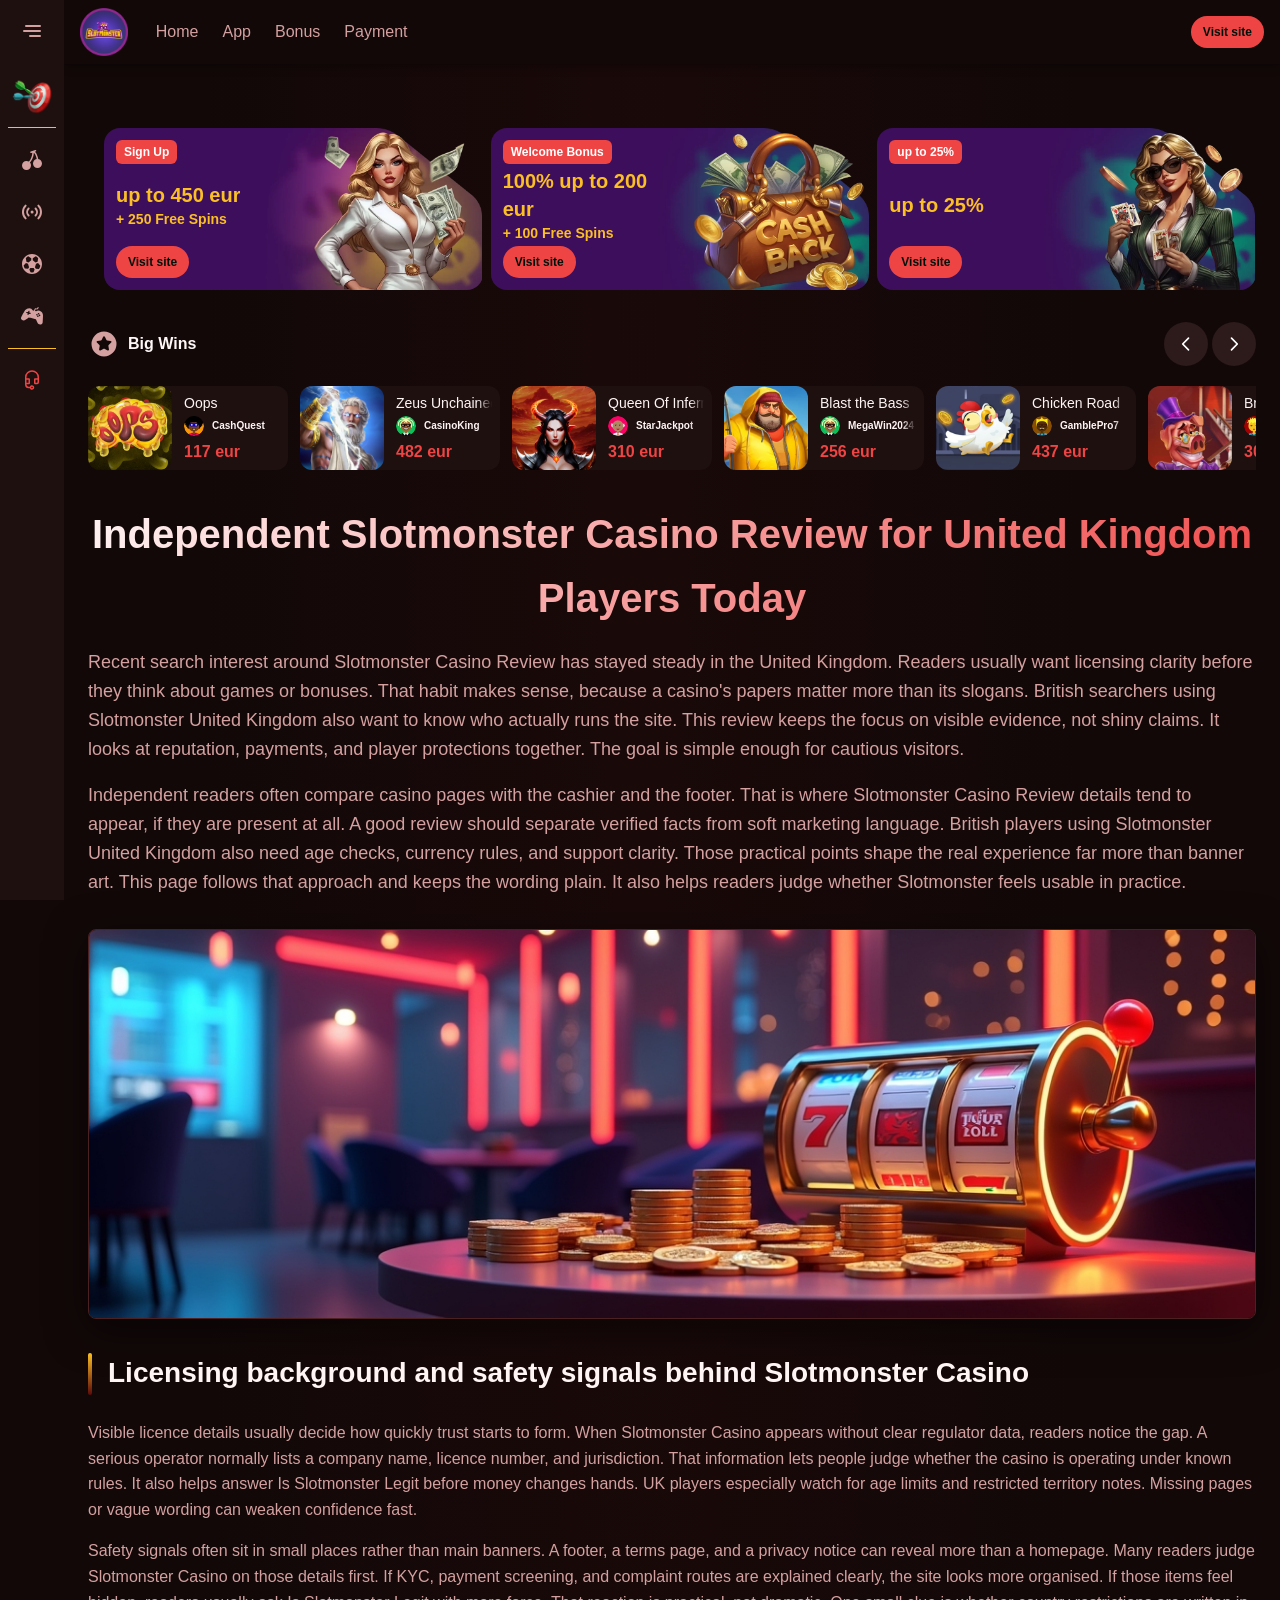
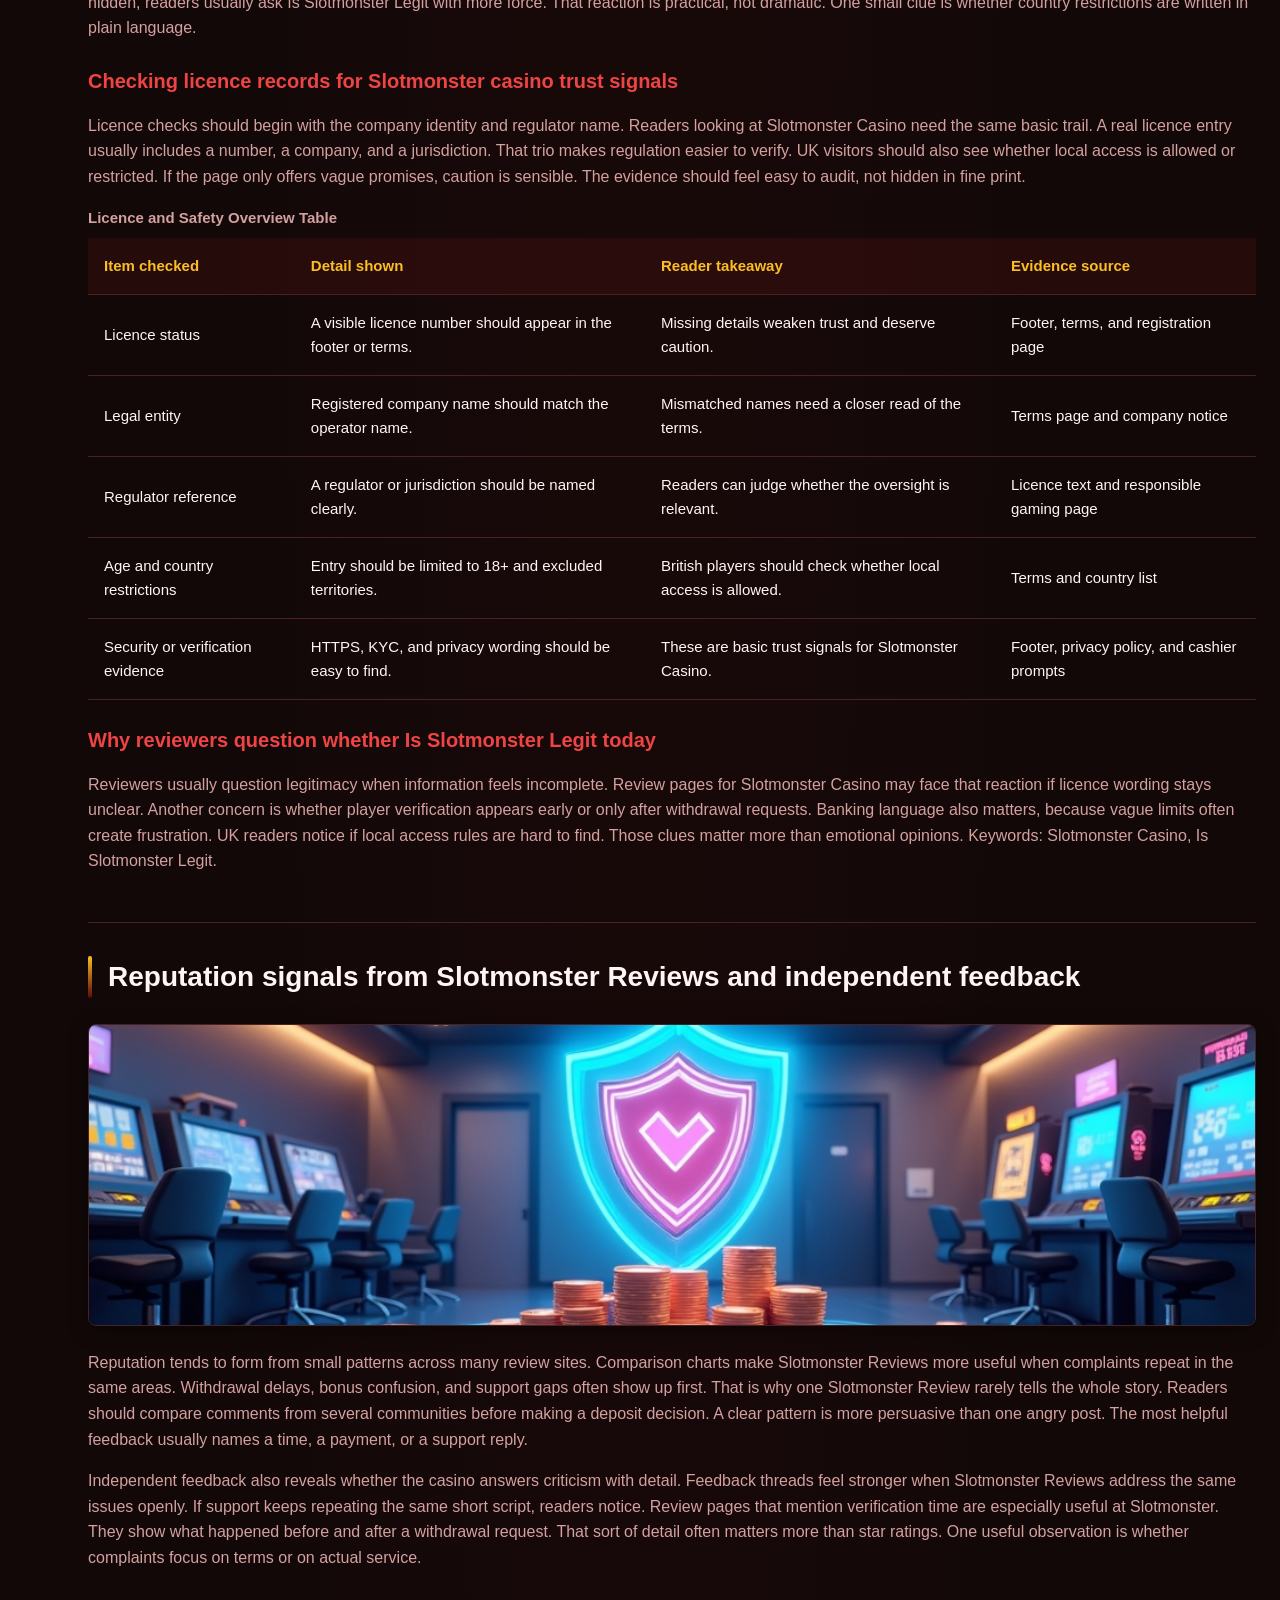
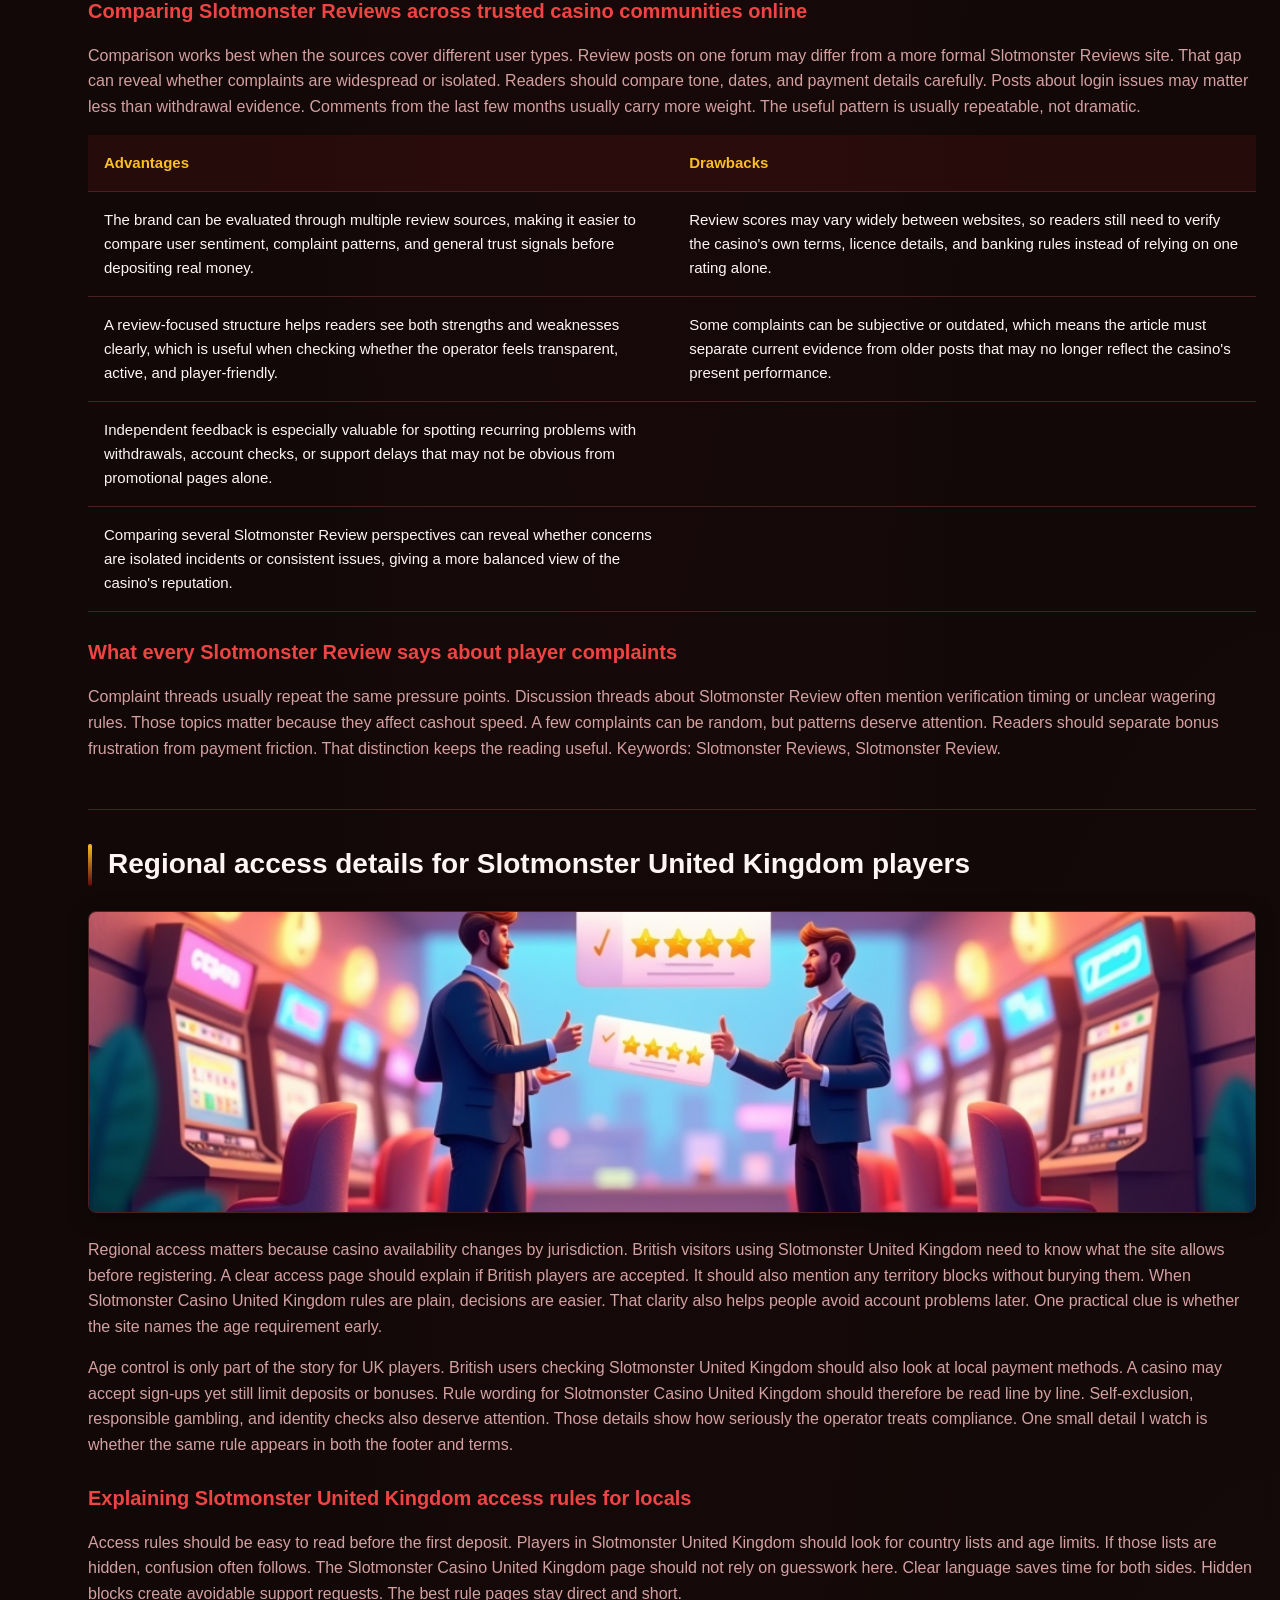
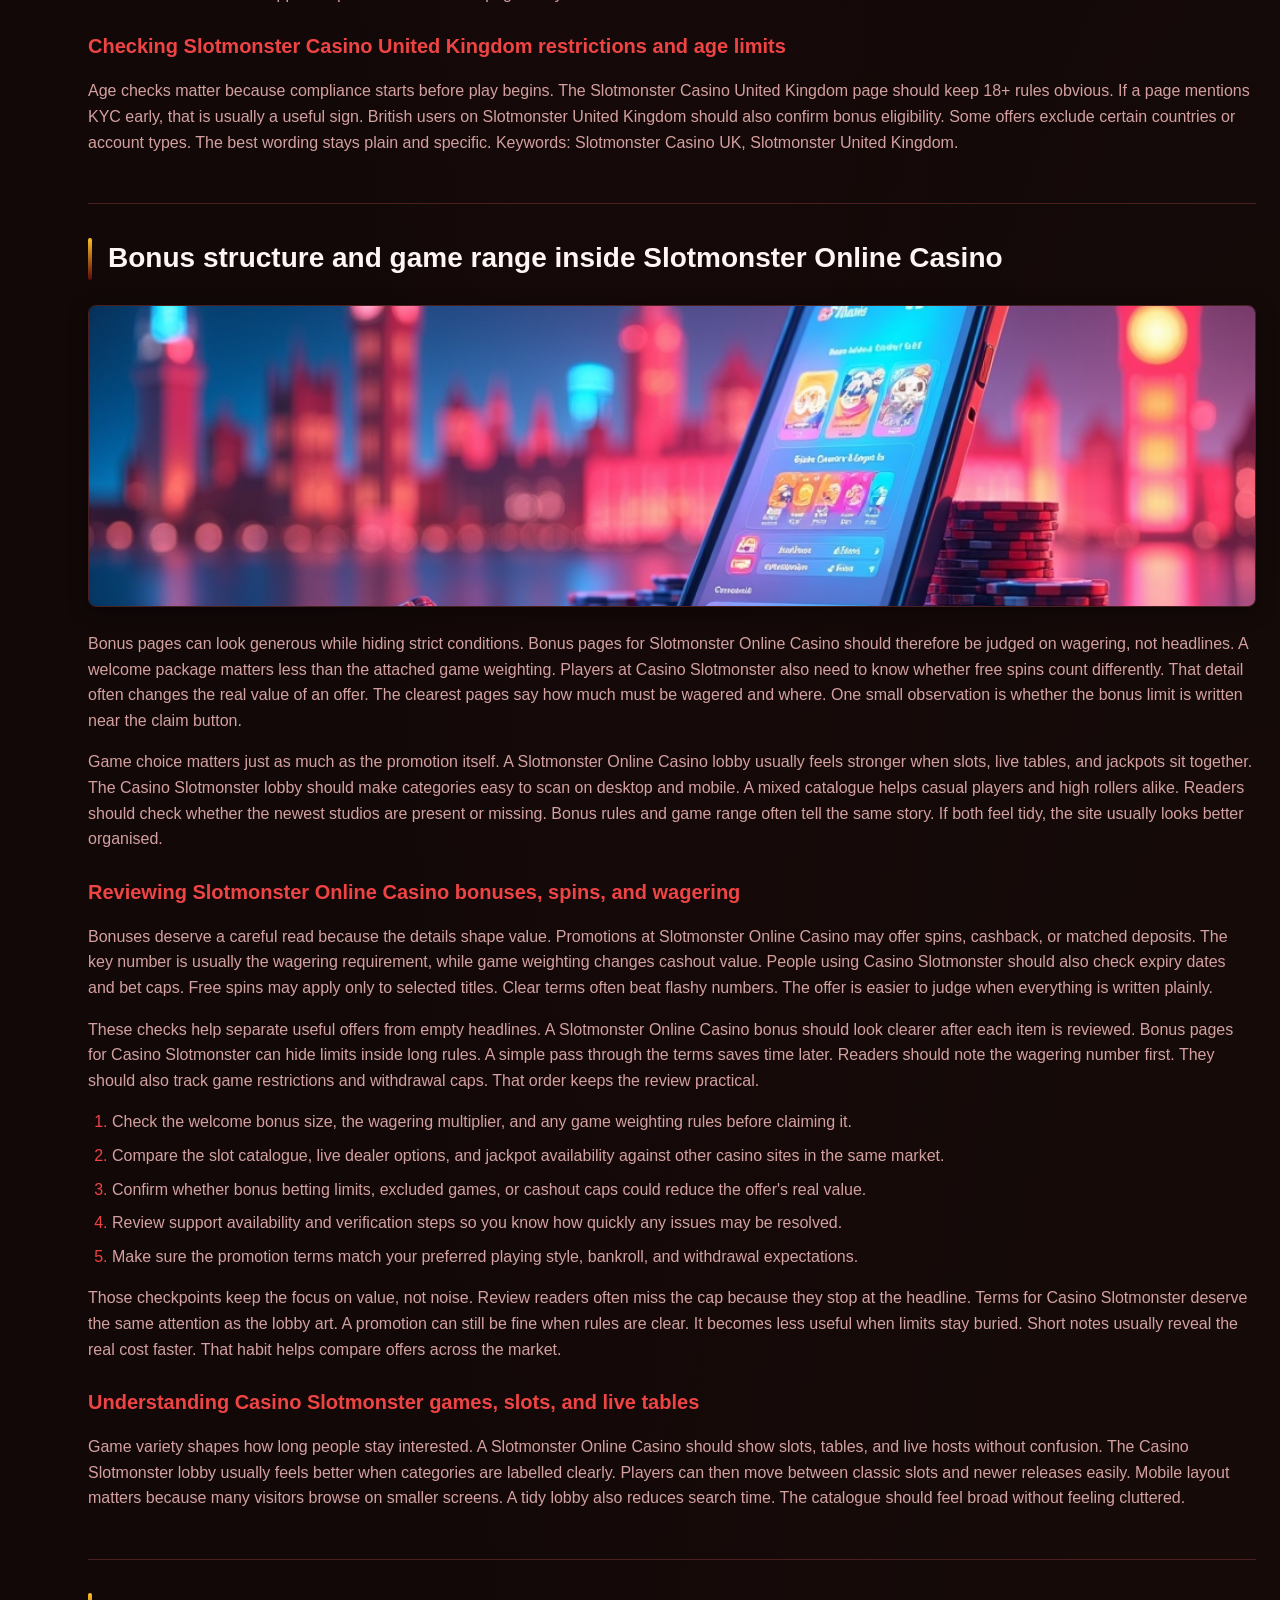
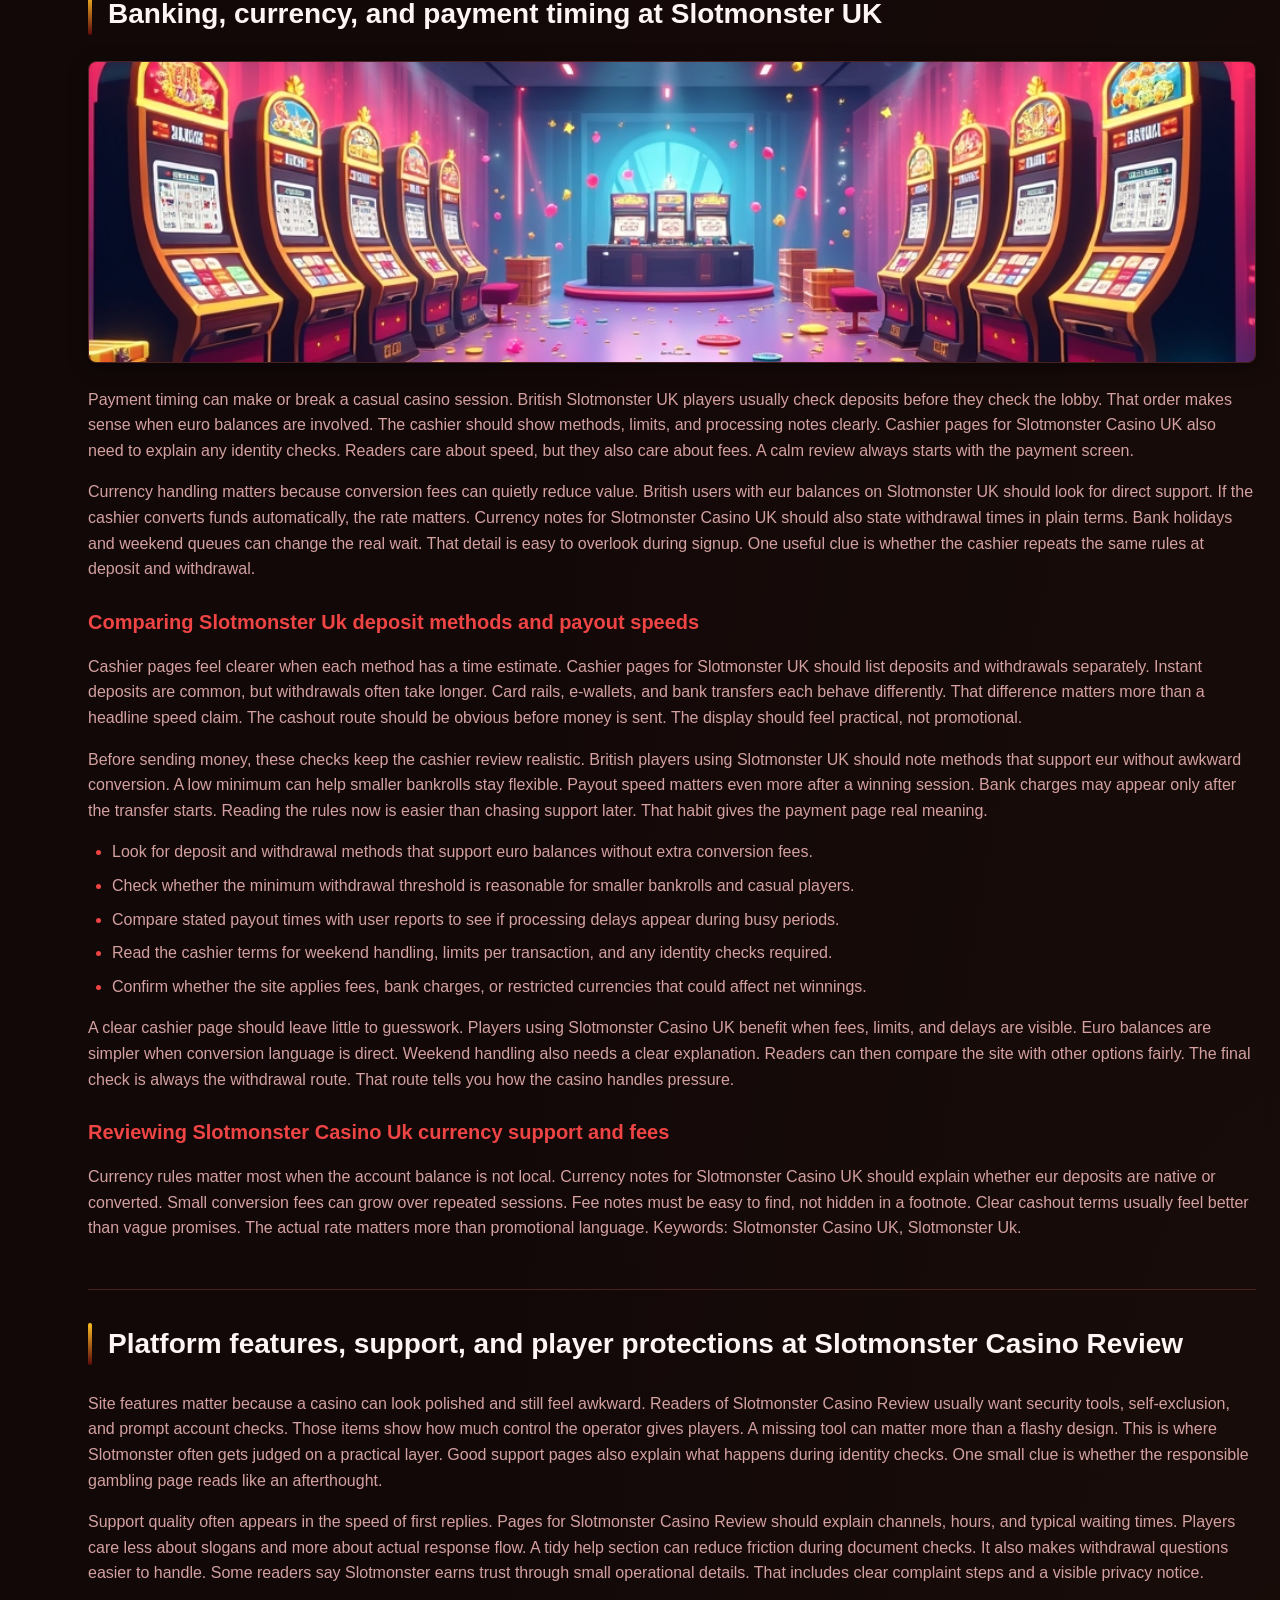
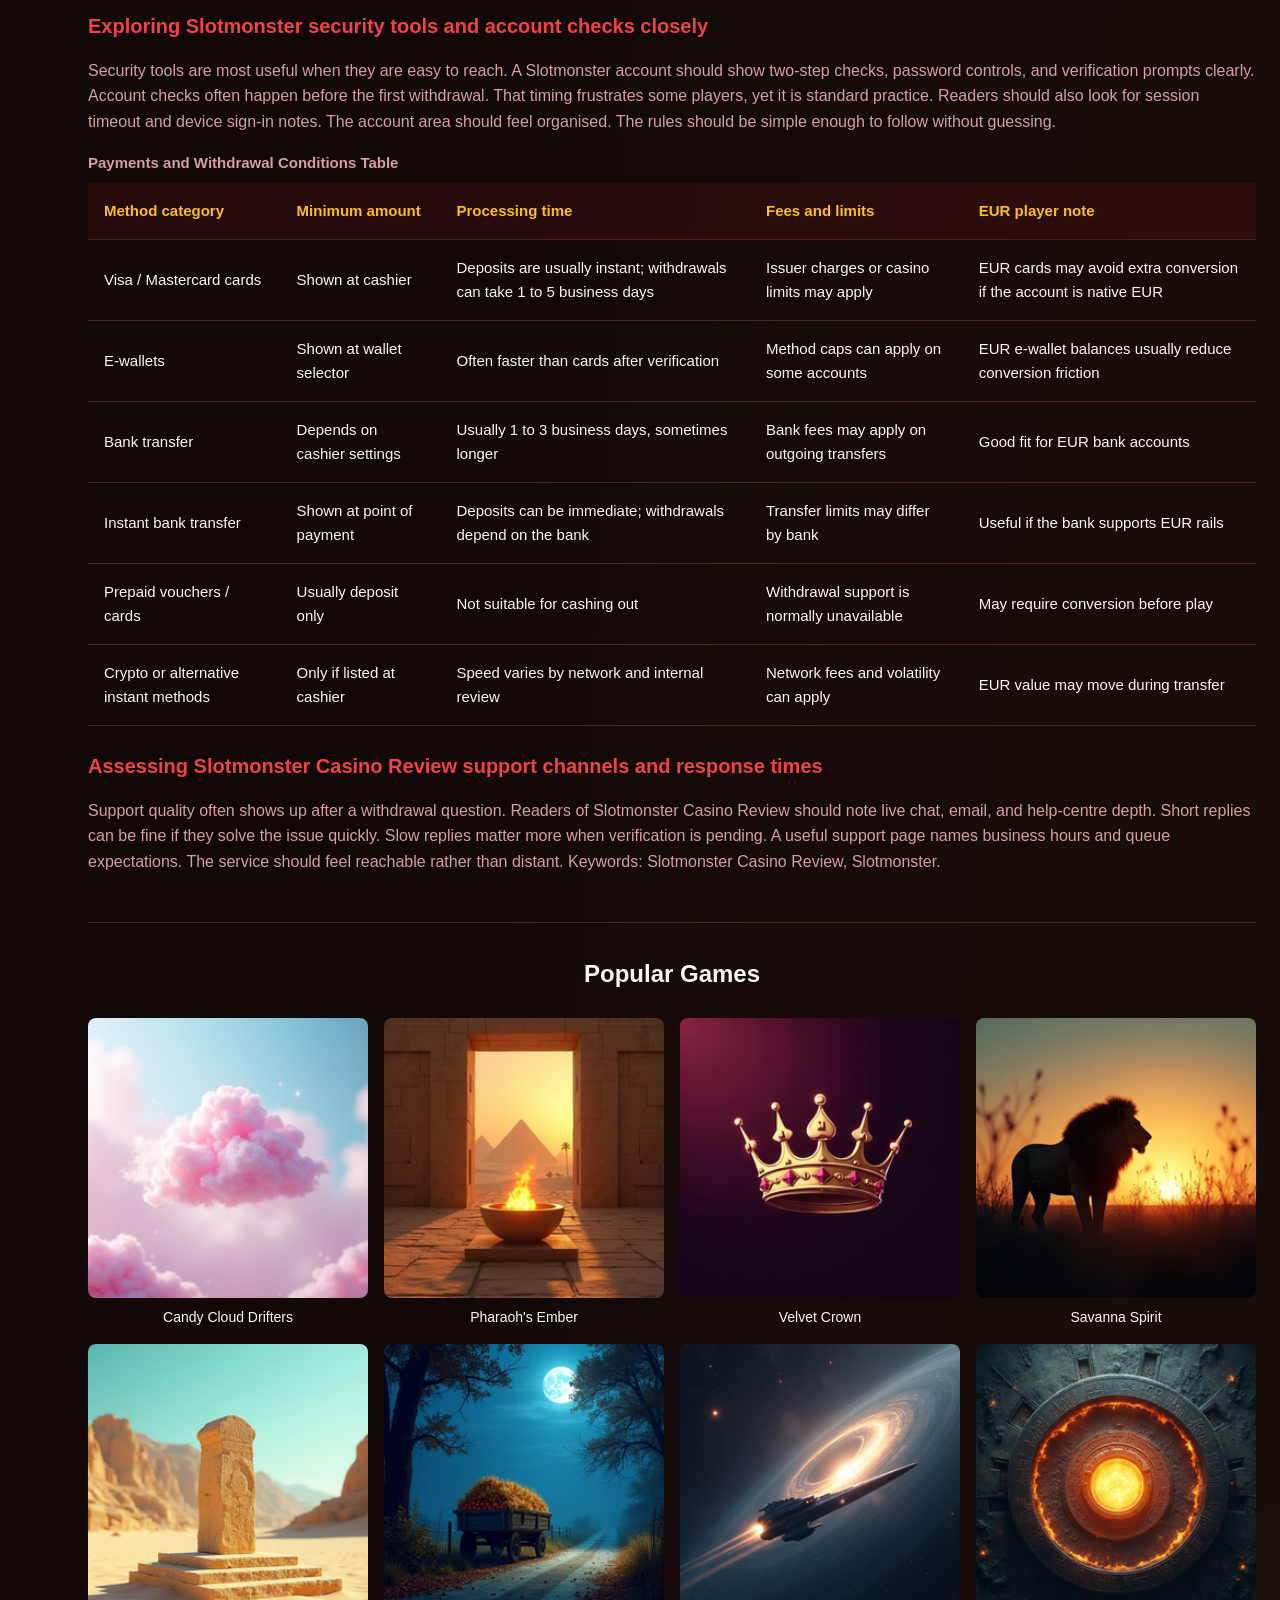
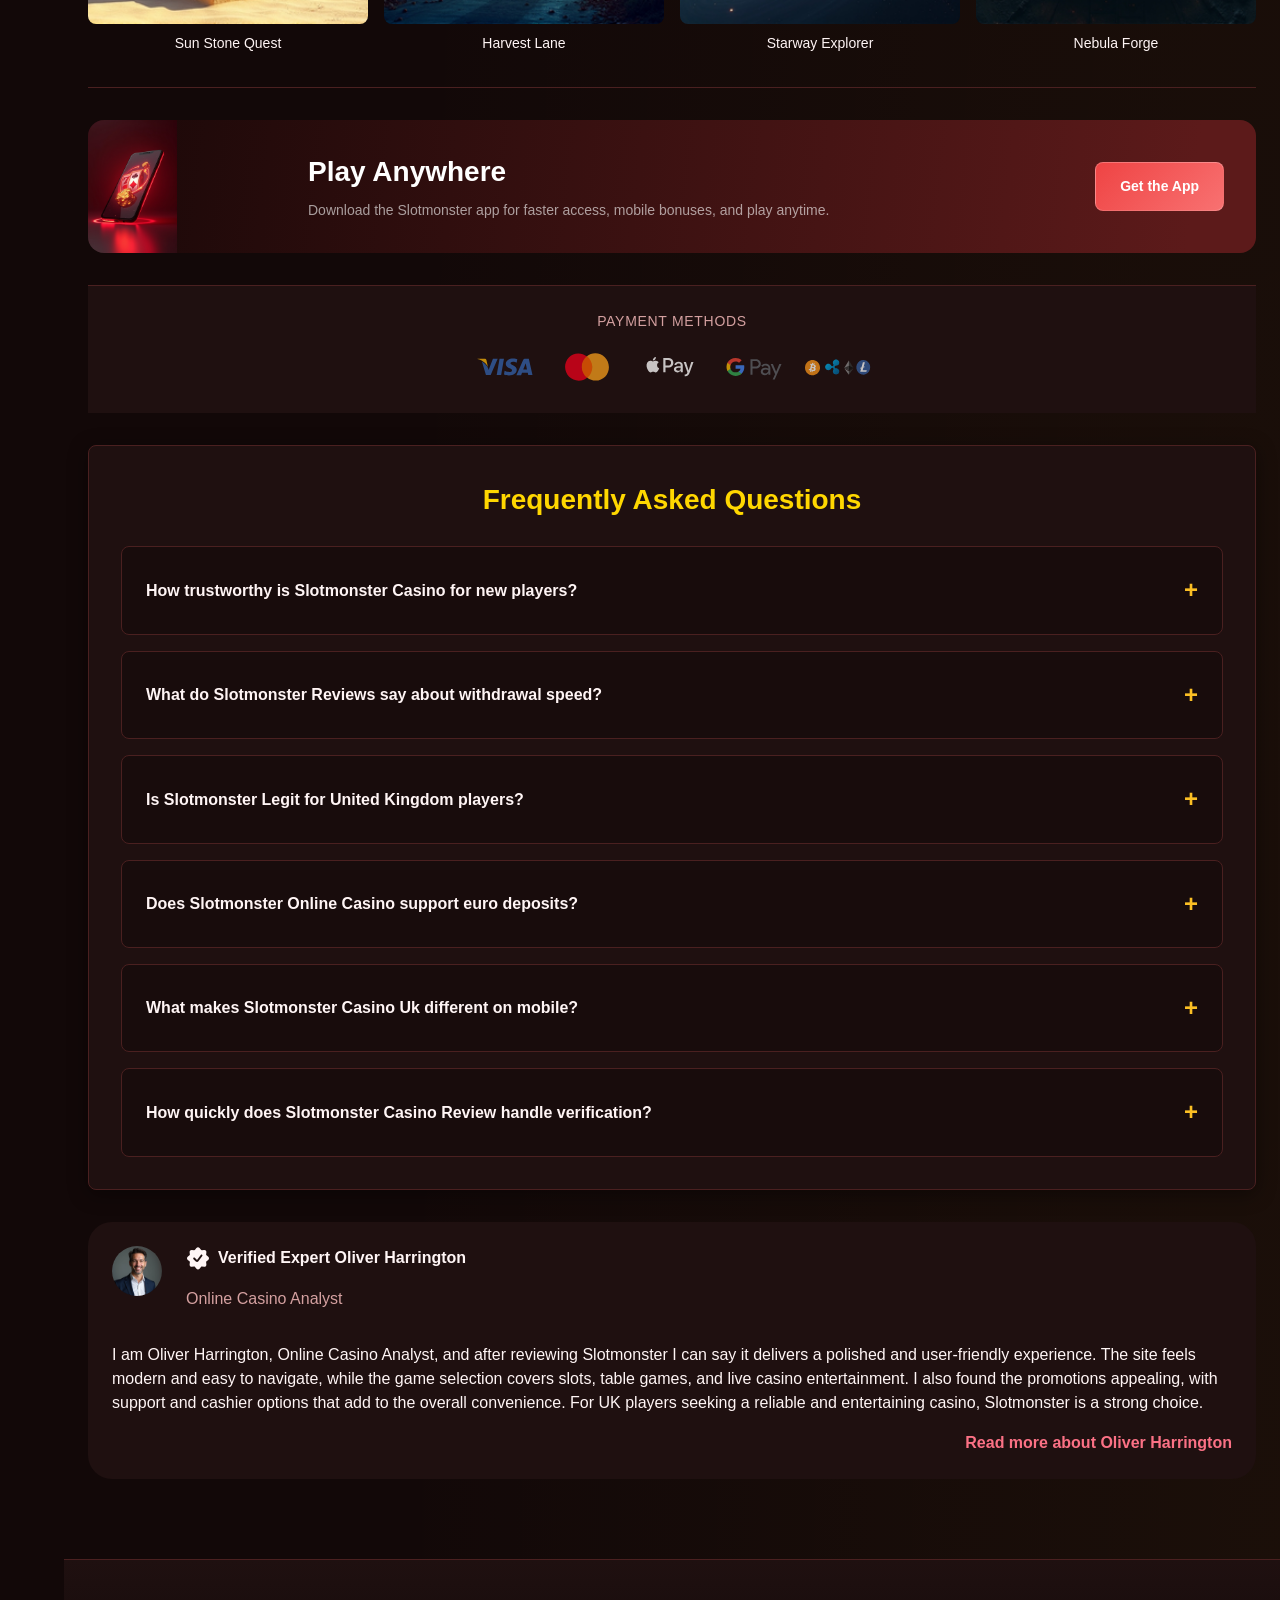
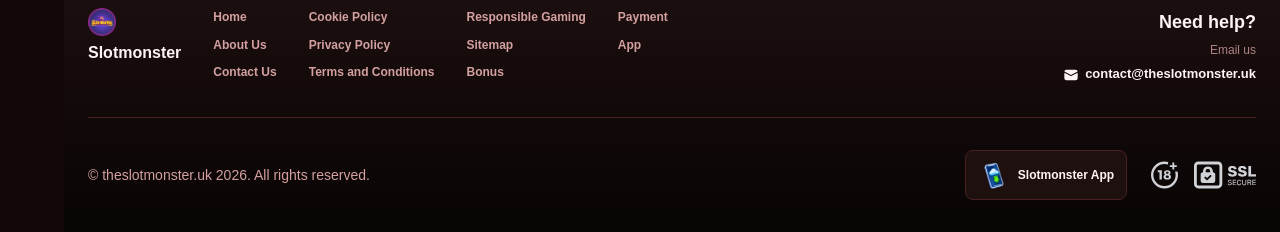
<file: united-kingdom-gb/index.html>
<!DOCTYPE html>
<html lang="en">
<head>
    <meta charset="UTF-8">
    <meta name="viewport" content="width=device-width, initial-scale=1.0">
    <meta http-equiv="X-UA-Compatible" content="IE=edge">
    <meta name="robots" content="index, follow">
    <meta name="revisit-after" content="7 days">
    <title>Slotmonster - Casino Review for United Kingdom Players</title>
    <meta name="title" content="Slotmonster - Casino Review for United Kingdom Players">
    <meta name="description" content="Slotmonster 🎰 reviews the brand’s UK casino safety and support, with Slotmonster Casino Review guidance for players who want a trusted check today.">
    <meta name="keywords" content="Slotmonster, Slotmonster Casino, Is Slotmonster Legit, Slotmonster United Kingdom, Slotmonster Uk, Slotmonster Casino Review, Slotmonster Review, Slotmonster Online Casino, Slotmonster Casino United Kingdom, Casino Slotmonster, Slotmonster Reviews, Slotmonster Casino Uk">

    <link rel="canonical" href="https://brost.uk/united-kingdom-gb/">

    <link rel="icon" type="image/png" sizes="32x32" href="/favicon-32x32.png">

    <meta property="og:title" content="Slotmonster - Casino Review for United Kingdom Players">
    <meta property="og:description" content="Slotmonster 🎰 reviews the brand’s UK casino safety and support, with Slotmonster Casino Review guidance for players who want a trusted check today.">
    <meta property="og:type" content="website">
    <meta property="og:url" content="https://brost.uk/">
    <meta property="og:site_name" content="Slotmonster">
    <meta property="og:locale" content="en">
    <meta property="og:image" content="https://brost.uk/images/logo.png">

    <meta name="twitter:card" content="summary">
    <meta name="twitter:title" content="Slotmonster - Casino Review for United Kingdom Players">
    <meta name="twitter:description" content="Slotmonster 🎰 reviews the brand’s UK casino safety and support, with Slotmonster Casino Review guidance for players who want a trusted check today.">
    <meta name="twitter:url" content="https://brost.uk/">
    <meta name="twitter:image" content="https://brost.uk/images/logo.png">

    <link rel="stylesheet" href="/css/style.css">

    <link rel="stylesheet" href="/css/layout.css">

</head>
<body>
    <div class="nav-sidebar-7eab367f isFull" id="navSidebar">
        <div class="nav-sidebar-content-7eab367f">
            <div class="nav-sidebar-wrapped-7eab367f">
                <div class="nav-sidebar-header-7eab367f">
                    <button class="nav-sidebar-header-toggle-7eab367f" aria-label="Toggle menu">
                        <span class="nav-sidebar-header-wrap-7eab367f">
                            <svg class="m-icon-7eab367f">
                                <use xlink:href="/assets/icons/sidebar/sprites.svg#hamburger-r"/>
                            </svg>
                        </span>
                    </button>
                </div>
                <div class="nav-sidebar-wrapped-content-7eab367f hideScrollbar-7eab367f">
                    <div class="divider-bottom-7eab367f">
                        <div class="nav-card nav-sidebar-card--wrapped-7eab367f">


                            <a href="/go" class="nav-card__button-7eab367f"
                               title="Missions" rel="noindex nofollow">
                                <img src="/assets/icons/sidebar/missions.webp"
                                     alt="Missions Slotmonster United Kingdom"
                                     title="Missions Slotmonster United Kingdom"
                                     class="nav-card__img-7eab367f">
                            </a>
                        </div>
                    </div>

                        <div class="nav-sidebar-wrapped-item-7eab367f">
                            <a href="/go" title="All Games"
                               class="nav-sidebar-icon-7eab367f" rel="noindex nofollow">
                                <svg class="m-icon-7eab367f">
                                    <use xlink:href="/assets/icons/sidebar/sprites.svg#all-games"/>
                                </svg>
                            </a>
                        </div>
                        <div class="nav-sidebar-wrapped-item-7eab367f">
                            <a href="/go" title="Live"
                               class="nav-sidebar-icon-7eab367f" rel="noindex nofollow">
                                <svg class="m-icon-7eab367f">
                                    <use xlink:href="/assets/icons/sidebar/sprites.svg#live"/>
                                </svg>
                            </a>
                        </div>
                        <div class="nav-sidebar-wrapped-item-7eab367f">
                            <a href="/go" title="Sports"
                               class="nav-sidebar-icon-7eab367f" rel="noindex nofollow">
                                <svg class="m-icon-7eab367f">
                                    <use xlink:href="/assets/icons/sidebar/sprites.svg#sport-soccer"/>
                                </svg>
                            </a>
                        </div>
                        <div class="nav-sidebar-wrapped-item-7eab367f">
                            <a href="/go" title="Esports"
                               class="nav-sidebar-icon-7eab367f" rel="noindex nofollow">
                                <svg class="m-icon-7eab367f">
                                    <use xlink:href="/assets/icons/sidebar/sprites.svg#target-gamepad"/>
                                </svg>
                            </a>
                        </div>

                    <div class="divider-top-7eab367f">
                        <a href="/go" title="Support"
                           class="nav-sidebar-support-wrapped-7eab367f nav-sidebar-icon-7eab367f" rel="noindex nofollow">
                            <svg class="m-icon-7eab367f">
                                <use xlink:href="/assets/icons/sidebar/sprites.svg#support"/>
                            </svg>
                        </a>
                    </div>
                </div>
            </div>
        </div>
    </div>

    <div class="nav-sidebar-expanded-7eab367f" id="navSidebarExpanded">
        <div class="nav-sidebar-header-7eab367f">
            <button class="nav-sidebar-header-toggle-7eab367f" aria-label="Close menu">
                <span class="nav-sidebar-header-wrap-7eab367f">
                    <svg class="m-icon-7eab367f">
                        <use xlink:href="/assets/icons/sidebar/sprites.svg#cross"/>
                    </svg>
                </span>
            </button>
                <a href="/united-kingdom-gb/" class="nav-logo-7eab367f nav-sidebar-header-logo-7eab367f" title="Slotmonster">
                    <img src="/images/logo.png" alt="Slotmonster" title="Slotmonster">
                </a>
        </div>
        <div class="nav-sidebar-expanded-content-7eab367f">
            <div class="nav-sidebar-expanded-scrollY-7eab367f hideScrollbar-7eab367f nav-sidebar-expanded--gap-7eab367f">
                <div class="nav-sidebar-expanded-cards-7eab367f">


                        <div class="nav-card nav-sidebar-card-7eab367f">
                            <a href="/go" class="nav-card__button-7eab367f"
                               title="Bonus" rel="noindex nofollow">
                                <img src="/assets/icons/sidebar/bonus.webp" alt="Bonus Casino Slotmonster"
                                     title="Bonus Casino Slotmonster" class="nav-card__img-7eab367f">
                                <span class="nav-card__title-7eab367f">Bonus</span>
                            </a>
                        </div>


                        <div class="nav-card nav-sidebar-card-7eab367f">
                            <a href="/go" class="nav-card__button-7eab367f"
                               title="Missions" rel="noindex nofollow">
                                <img src="/assets/icons/sidebar/missions.webp" alt="Missions Slotmonster United Kingdom"
                                     title="Missions Slotmonster United Kingdom" class="nav-card__img-7eab367f">
                                <span class="nav-card__title-7eab367f">Missions</span>
                            </a>
                        </div>

                    <div class="nav-sidebar-cards-grid-7eab367f">


                            <div class="nav-card nav-sidebar-card-7eab367f">
                                <a href="/go" class="nav-card__button-7eab367f"
                                   title="Wheel" rel="noindex nofollow">
                                    <img src="/assets/icons/sidebar/wheel.gif" alt="Wheel Slotmonster Casino Uk"
                                         title="Wheel Slotmonster Casino Uk" class="nav-card__img-7eab367f">
                                    <span class="nav-card__title-7eab367f">Wheel</span>
                                </a>
                            </div>


                            <div class="nav-card nav-sidebar-card-7eab367f">
                                <a href="/go" class="nav-card__button-7eab367f"
                                   title="Loyalty" rel="noindex nofollow">
                                    <img src="/assets/icons/sidebar/loyalty.webp" alt="Loyalty Slotmonster Casino Review"
                                         title="Loyalty Slotmonster Casino Review" class="nav-card__img-7eab367f">
                                    <span class="nav-card__title-7eab367f">Loyalty</span>
                                </a>
                            </div>


                            <div class="nav-card nav-sidebar-card-7eab367f">
                                <a href="/go" class="nav-card__button-7eab367f"
                                   title="Cashback" rel="noindex nofollow">
                                    <img src="/assets/icons/sidebar/cashback.webp" alt="Cashback Slotmonster Casino Uk"
                                         title="Cashback Slotmonster Casino Uk" class="nav-card__img-7eab367f">
                                    <span class="nav-card__title-7eab367f">Cashback</span>
                                </a>
                            </div>


                            <div class="nav-card nav-sidebar-card-7eab367f">
                                <a href="/go" class="nav-card__button-7eab367f"
                                   title="VIP Club" rel="noindex nofollow">
                                    <img src="/assets/icons/sidebar/vipclub.webp" alt="VIP Club Slotmonster Casino Review"
                                         title="VIP Club Slotmonster Casino Review" class="nav-card__img-7eab367f">
                                    <span class="nav-card__title-7eab367f">VIP Club</span>
                                </a>
                            </div>


                            <div class="nav-card nav-sidebar-card-7eab367f">
                                <a href="/go" class="nav-card__button-7eab367f"
                                   title="Promotions" rel="noindex nofollow">
                                    <img src="/assets/icons/sidebar/promotions.webp" alt="Promotions Slotmonster United Kingdom"
                                         title="Promotions Slotmonster United Kingdom" class="nav-card__img-7eab367f">
                                    <span class="nav-card__title-7eab367f">Promotions</span>
                                </a>
                            </div>
                    </div>
                </div>

                <ul class="nav-sidebar-items-7eab367f nav-sidebar-expanded-items-7eab367f">
                        <li class="nav-sidebar-items-item">
                            <a href="/go" class="nav-sidebar-items-dropdown"
                               title="All Games" rel="noindex nofollow">
                                <div class="nav-sidebar-items-title-7eab367f nav-sidebar-items-title--light-7eab367f">
                                    <div class="m-icon-container-7eab367f nav-sidebar-item-icon-7eab367f">
                                        <svg class="m-icon-7eab367f">
                                            <use xlink:href="/assets/icons/sidebar/sprites.svg#all-games"/>
                                        </svg>
                                    </div>
                                    <span>All Games</span>
                                </div>
                            </a>
                        </li>
                        <li class="nav-sidebar-items-item">
                            <a href="/go" class="nav-sidebar-items-dropdown"
                               title="Live" rel="noindex nofollow">
                                <div class="nav-sidebar-items-title-7eab367f nav-sidebar-items-title--light-7eab367f">
                                    <div class="m-icon-container-7eab367f nav-sidebar-item-icon-7eab367f">
                                        <svg class="m-icon-7eab367f">
                                            <use xlink:href="/assets/icons/sidebar/sprites.svg#live"/>
                                        </svg>
                                    </div>
                                    <span>Live</span>
                                </div>
                            </a>
                        </li>
                        <li class="nav-sidebar-items-item">
                            <a href="/go" class="nav-sidebar-items-dropdown"
                               title="Sports" rel="noindex nofollow">
                                <div class="nav-sidebar-items-title-7eab367f nav-sidebar-items-title--light-7eab367f">
                                    <div class="m-icon-container-7eab367f nav-sidebar-item-icon-7eab367f">
                                        <svg class="m-icon-7eab367f">
                                            <use xlink:href="/assets/icons/sidebar/sprites.svg#sport-soccer"/>
                                        </svg>
                                    </div>
                                    <span>Sports</span>
                                </div>
                            </a>
                        </li>
                        <li class="nav-sidebar-items-item">
                            <a href="/go" class="nav-sidebar-items-dropdown"
                               title="Esports" rel="noindex nofollow">
                                <div class="nav-sidebar-items-title-7eab367f nav-sidebar-items-title--light-7eab367f">
                                    <div class="m-icon-container-7eab367f nav-sidebar-item-icon-7eab367f">
                                        <svg class="m-icon-7eab367f">
                                            <use xlink:href="/assets/icons/sidebar/sprites.svg#target-gamepad"/>
                                        </svg>
                                    </div>
                                    <span>Esports</span>
                                </div>
                            </a>
                        </li>
                </ul>

                <ul class="nav-sidebar-items-7eab367f nav-sidebar-expanded-items-7eab367f flex-1-7eab367f"></ul>

                <div class="nav-sidebar-expanded-support-7eab367f">
                    <div class="nav-sidebar-expanded-support-help-7eab367f">
                        <a href="/go" title="Support"
                           class="m-button-7eab367f m-button--success-7eab367f m-button--m-7eab367f nav-sidebar-support-7eab367f"
                           rel="noindex nofollow">
                            <div class="m-button-content-7eab367f">
                                <svg class="m-icon-7eab367f">
                                    <use xlink:href="/assets/icons/sidebar/sprites.svg#support"/>
                                </svg>
                                Support
                            </div>
                        </a>
                    </div>
                </div>

                <div class="nav-sidebar-expanded-app-links-7eab367f">
                    <a href="/go" class="footer-app-button-7eab367f"
                       title="Slotmonster App" rel="noindex nofollow">
                        <img class="footer-app-button-image-7eab367f"
                             alt="Slotmonster App"
                             title="Slotmonster App"
                             src="/assets/icons/mobile/app-button-icon.webp">
                        <div class="footer-app-button-text-7eab367f">
                            <p class="m-text-7eab367f m-fs12-7eab367f m-fw700-7eab367f m-lh160-7eab367f footer-app-button-title-7eab367f">Slotmonster App</p>
                            <p class="m-text-7eab367f m-fs10-7eab367f m-fw500-7eab367f m-lh160-7eab367f footer-app-button-description-7eab367f"
                               style="color: #ffffff;">Install our app</p>
                        </div>
                    </a>
                </div>
            </div>
        </div>
    </div>

    <div class="bottom-overlays-7eab367f">
        <div class="bottom-action-buttons-7eab367f bottom-overlays__action-buttons-7eab367f">
            <div class="bottom-communication-button-7eab367f">
                <button class="m-button-7eab367f m-gradient-border m-button--secondary-7eab367f m-button--m-7eab367f scroll-top-btn-7eab367f"
                        aria-label="Scroll to top" title="Scroll to top">
                    <div class="m-icon-container-7eab367f">
                        <span class="scroll-top-arrow-7eab367f">&uarr;</span>
                    </div>
                </button>
            </div>
        </div>

        <nav class="mobile-nav-7eab367f" aria-label="Mobile navigation">
            <div class="mobile-nav-wrap-7eab367f">
                <a href="/go" title="All Games"
                   rel="noindex nofollow" target="_blank">
                    <div class="mobile-nav-item-7eab367f">
                        <div class="mobile-nav-item__icon-wrap-7eab367f">
                            <svg class="m-icon-7eab367f m-icon-loadable mobile-nav-item__icon-7eab367f">
                                <use xlink:href="/assets/icons/sidebar/sprites.svg#all-games"/>
                            </svg>
                        </div>
                        <p class="m-text-7eab367f m-fs10-7eab367f m-fw600-7eab367f m-lh160-7eab367f m-text-center-7eab367f mobile-nav-item__text-7eab367f">All Games</p>
                    </div>
                </a>

                <a href="/go" title="Sports"
                   rel="noindex nofollow" target="_blank">
                    <div class="mobile-nav-item-7eab367f">
                        <div class="mobile-nav-item__icon-wrap-7eab367f">
                            <svg class="m-icon-7eab367f m-icon-loadable mobile-nav-item__icon-7eab367f">
                                <use xlink:href="/assets/icons/sidebar/sprites.svg#sport-soccer"/>
                            </svg>
                        </div>
                        <p class="m-text-7eab367f m-fs10-7eab367f m-fw600-7eab367f m-lh160-7eab367f m-text-center-7eab367f mobile-nav-item__text-7eab367f">Sports</p>
                    </div>
                </a>

                <div class="mobile-nav-item-7eab367f">
                    <a href="/go"
                       class="m-button-7eab367f m-gradient-border m-button--primary-7eab367f m-button--m-7eab367f mobile-nav-item__icon-wrap-7eab367f"
                       title="Visit site"
                       rel="noindex nofollow" target="_blank">
                        <div class="m-button-content-7eab367f">
                            <svg class="m-icon-7eab367f m-icon-loadable mobile-nav-item__icon-7eab367f">
                                <use xlink:href="/assets/icons/sidebar/sprites.svg#person"/>
                            </svg>
                        </div>
                    </a>
                    <p class="m-text-7eab367f m-fs10-7eab367f m-fw600-7eab367f m-lh160-7eab367f m-text-center-7eab367f mobile-nav-item__text-7eab367f">Visit site</p>
                </div>

                <a href="/go" title="Bonus"
                   rel="noindex nofollow" target="_blank">
                    <div class="mobile-nav-item-7eab367f">
                        <div class="mobile-nav-item__icon-wrap-7eab367f">
                            <svg class="m-icon-7eab367f m-icon-loadable mobile-nav-item__icon-7eab367f">
                                <use xlink:href="/assets/icons/sidebar/sprites.svg#gift"/>
                            </svg>
                        </div>
                        <p class="m-text-7eab367f m-fs10-7eab367f m-fw600-7eab367f m-lh160-7eab367f m-text-center-7eab367f mobile-nav-item__text-7eab367f">Bonus</p>
                    </div>
                </a>

                <a href="/go" title="Missions"
                   rel="noindex nofollow" target="_blank">
                    <div class="mobile-nav-item-7eab367f">
                        <div class="mobile-nav-item__icon-wrap-7eab367f">
                            <svg class="m-icon-7eab367f m-icon-loadable mobile-nav-item__icon-7eab367f">
                                <use xlink:href="/assets/icons/sidebar/sprites.svg#activities"/>
                            </svg>
                        </div>
                        <p class="m-text-7eab367f m-fs10-7eab367f m-fw600-7eab367f m-lh160-7eab367f m-text-center-7eab367f mobile-nav-item__text-7eab367f">Missions</p>
                    </div>
                </a>
            </div>
        </nav>
    </div>


    <div class="site-wrapper-7eab367f with-sidebar-7eab367f">
<nav class="main-nav-7eab367f">
    <div class="main-nav-content-7eab367f">
        <div class="main-nav-content-left-7eab367f">
            <button class="main-nav-content-toggle-7eab367f nav-sidebar-header-toggle-7eab367f" aria-label="Toggle menu" aria-expanded="false">
                <svg class="m-icon-7eab367f m-icon-loadable">
                    <use xlink:href="/assets/icons/sidebar/sprites.svg#hamburger"/>
                </svg>
            </button>

            <a href="/united-kingdom-gb/" class="nav-logo-7eab367f main-nav-logo-7eab367f" title="Slotmonster">
                <img src="/images/logo.png" alt="Slotmonster" title="Slotmonster">
            </a>
        </div>

        <div class="main-nav-content-center-7eab367f">
            <a href="/united-kingdom-gb/" class="nav-link-7eab367f" title="Home">Home</a>
            <a href="/app/" class="nav-link-7eab367f" title="App">App</a>
            <a href="/bonus/" class="nav-link-7eab367f" title="Bonus">Bonus</a>
            <a href="/payment/" class="nav-link-7eab367f" title="Payment">Payment</a>
        </div>

        <div class="main-nav-content-auth-7eab367f">
            <a class="m-button-7eab367f m-gradient-border m-button--primary-7eab367f m-button--s-7eab367f"
               href="/go" title="Visit site"
               rel="noindex nofollow" target="_blank">
                <div class="m-button-content-7eab367f">Visit site</div>
            </a>
        </div>
    </div>
</nav>
        <main class="main-content-7eab367f">
<article class="page-content-7eab367f">
    <div class="container-7eab367f">


<section class="lobby-banners-7eab367f">
    <div class="lobby-slider-7eab367f" style="--max-slide-width:auto;--bp-xxxl-plus:33.3333%;--slides-xxxl-plus:3;--bp-xxxl:33.3333%;--slides-xxxl:3;--bp-xxl:33.3333%;--slides-xxl:3;--bp-xl-2:33.3333%;--slides-xl-2:3;--bp-xl:100%;--slides-xl:1;--bp-l:100%;--slides-l:1;--bp-m:100%;--slides-m:1;--bp-s:100%;--slides-s:1;--bp-xs:100%;--slides-xs:1;--bp-xxs:100%;--slides-xxs:1;">
        <div class="lobby-slider__scroll-wrap-7eab367f">
            <div class="lobby-slider__scroll-box-7eab367f">
                <div class="lobby-slider__slide-7eab367f">
                    <div class="lobby-slider__slide-content-7eab367f">
                        <div class="lobby-banners__banner">
                            <div class="lobby-banner-7eab367f">
                                <div class="lobby-banner-picture-7eab367f lobby-banner__image-7eab367f">
                                    <picture class="banner-picture-7eab367f">
                                        <img src="/assets/banners/play-jonny-casino.webp" alt="Sign Up Slotmonster Reviews" title="Sign Up Slotmonster Reviews" fetchpriority="high" loading="eager" decoding="async">
                                    </picture>
                                </div>
                                <div class="lobby-banner__content-7eab367f">
                                    <div class="lobby-badge-7eab367f lobby-badge--secondary-7eab367f lobby-badge--m-7eab367f">
                                        <div class="lobby-badge-content-7eab367f">
                                            <div class="lobby-badge-text-7eab367f">Sign Up</div>
                                        </div>
                                    </div>
                                    <div class="lobby-banner__text-7eab367f">
                                        <p class="lobby-banner-text-7eab367f lobby-banner-text--header-7eab367f" style="color:var(--color-at400);">
                                            up to 450 eur
                                        </p>
                                        <p class="lobby-banner-text-7eab367f lobby-banner-text--body-7eab367f" style="color:var(--color-at400);">
                                            + 250 Free Spins
                                        </p>
                                    </div>
                                    <a href="/go" rel="noindex nofollow" target="_blank" class="lobby-btn-7eab367f lobby-btn--primary-7eab367f lobby-btn--s-7eab367f" title="Sign Up Visit site">
                                        <div class="lobby-btn-content-7eab367f">Visit site</div>
                                    </a>
                                </div>
                            </div>
                        </div>
                    </div>
                </div>
                <div class="lobby-slider__slide-7eab367f">
                    <div class="lobby-slider__slide-content-7eab367f">
                        <div class="lobby-banners__banner">
                            <div class="lobby-banner-7eab367f">
                                <div class="lobby-banner-picture-7eab367f lobby-banner__image-7eab367f">
                                    <picture class="banner-picture-7eab367f">
                                        <img src="/assets/banners/playjonny.webp" alt="Welcome Bonus Casino Slotmonster" title="Welcome Bonus Casino Slotmonster" loading="lazy" fetchpriority="low" decoding="async">
                                    </picture>
                                </div>
                                <div class="lobby-banner__content-7eab367f">
                                    <div class="lobby-badge-7eab367f lobby-badge--secondary-7eab367f lobby-badge--m-7eab367f">
                                        <div class="lobby-badge-content-7eab367f">
                                            <div class="lobby-badge-text-7eab367f">Welcome Bonus</div>
                                        </div>
                                    </div>
                                    <div class="lobby-banner__text-7eab367f">
                                        <p class="lobby-banner-text-7eab367f lobby-banner-text--header-7eab367f" style="color:var(--color-at400);">
                                            100% up to 200 eur
                                        </p>
                                        <p class="lobby-banner-text-7eab367f lobby-banner-text--body-7eab367f" style="color:var(--color-at400);">
                                            + 100 Free Spins
                                        </p>
                                    </div>
                                    <a href="/go" rel="noindex nofollow" target="_blank" class="lobby-btn-7eab367f lobby-btn--primary-7eab367f lobby-btn--s-7eab367f" title="Welcome Bonus Visit site">
                                        <div class="lobby-btn-content-7eab367f">Visit site</div>
                                    </a>
                                </div>
                            </div>
                        </div>
                    </div>
                </div>
                <div class="lobby-slider__slide-7eab367f">
                    <div class="lobby-slider__slide-content-7eab367f">
                        <div class="lobby-banners__banner">
                            <div class="lobby-banner-7eab367f">
                                <div class="lobby-banner-picture-7eab367f lobby-banner__image-7eab367f">
                                    <picture class="banner-picture-7eab367f">
                                        <img src="/assets/banners/play-jonny.webp" alt="up to 25% Slotmonster Casino United Kingdom" title="up to 25% Slotmonster Casino United Kingdom" loading="lazy" fetchpriority="low" decoding="async">
                                    </picture>
                                </div>
                                <div class="lobby-banner__content-7eab367f">
                                    <div class="lobby-badge-7eab367f lobby-badge--secondary-7eab367f lobby-badge--m-7eab367f">
                                        <div class="lobby-badge-content-7eab367f">
                                            <div class="lobby-badge-text-7eab367f">up to 25%</div>
                                        </div>
                                    </div>
                                    <div class="lobby-banner__text-7eab367f">
                                        <p class="lobby-banner-text-7eab367f lobby-banner-text--header-7eab367f" style="color:var(--color-at400);">
                                            up to 25%
                                        </p>
                                    </div>
                                    <a href="/go" rel="noindex nofollow" target="_blank" class="lobby-btn-7eab367f lobby-btn--primary-7eab367f lobby-btn--s-7eab367f" title="up to 25% Visit site">
                                        <div class="lobby-btn-content-7eab367f">Visit site</div>
                                    </a>
                                </div>
                            </div>
                        </div>
                    </div>
                </div>
            </div>
        </div>
    </div>
</section>

<section class="recent-big-wins-section-7eab367f">
    <div class="recent-big-wins-slider-7eab367f"
         data-asset-pools='{"avatar_files": ["40x40.0.webp", "40x40.1.webp", "40x40.2.webp", "40x40.3.webp", "40x40.4.webp", "40x40.5.webp", "40x40.6.webp", "40x40.7.webp", "40x40.8.webp", "40x40.9.webp", "40x40.10.webp", "40x40.11.webp", "40x40.12.webp", "40x40.13.webp", "40x40.14.webp"], "currency": "eur", "game_icons": ["inout.webp", "penguinking.webp", "penguinking1.webp", "shadylady.oops.webp", "softswiss.1spin4win-LuckyFruitWins100_designed.webp", "softswiss.scatterkings-GoldLuckSizzlingSevens.webp", "softswiss.softswiss-AllLuckyClover100_designed.webp", "softswiss.softswiss-BurningChilliX_designed.webp", "softswiss.softswiss-HotChilliBells_designed.webp", "softswiss.webp", "spinomenal.SlotMachine_ZeusUnchainedHoldHit_designed.webp", "spinomenal.webp"], "game_names": ["Chicken Road", "Super Cash Boost: Hold \u0026 Win", "Break the Piggy Bank", "Oops", "Lucky Fruit Wins 100", "Inferno Sevens", "All Lucky Clovers 100", "Burning Chilli X", "Hot Chilli Bells", "Blast the Bass", "Zeus Unchained - Hold \u0026 Hit", "Queen Of Inferno"], "max_amount": 500, "min_amount": 50, "usernames": ["LuckyAce", "BigWin88", "SlotMaster", "JackpotHero", "Player777", "CasinoKing", "WinStreak24", "AceOfSlots", "Spinzilla", "RollTheLuck", "GoldenReel", "MegaWin2024", "RoyalSlots", "LuckyCharm", "BetBoss99", "HighRoller", "StarJackpot", "FortuneFox", "SpinNWin", "CashQuest", "DealersLuck", "PrizeHunter", "ReelWinner", "GamblePro7", "VictoryVault"]}'
         data-keywords='["Slotmonster", "Slotmonster Casino", "Slotmonster Casino Review", "Slotmonster Reviews", "Slotmonster Review", "Slotmonster Uk", "Is Slotmonster Legit", "Casino Slotmonster", "Slotmonster Online Casino", "Slotmonster United Kingdom", "Slotmonster Casino United Kingdom", "Slotmonster Casino Uk"]'
         data-auto-rotate="true"
         data-interval="3000"
         style="--perRow: 5; --duration: 0.6s; --perRowDefault: 5; --perRowMiddle: 4; --perRowMin: 3;">

        <!-- Header with title and controls -->
        <div class="recent-big-wins-header-7eab367f">
            <div class="recent-big-wins-header__title-7eab367f">
                <svg class="bw-icon-7eab367f">
                    <use xlink:href="/assets/icons/sidebar/sprites.svg#big-wins"/>
                </svg>
                Big Wins
            </div>
            <div class="recent-big-wins-header__control-7eab367f">
                <div class="bw-prev-next-arrows-7eab367f">
                    <button class="bw-arrow-btn-7eab367f"
                            aria-label="Slide prev"
                            data-slider-action="prev">
                        <span class="bw-icon-container-7eab367f">
                            <svg class="bw-icon-7eab367f bw-chevron-7eab367f" style="transform: rotate(270deg);">
                                <use xlink:href="/assets/icons/sidebar/sprites.svg#chevron"/>
                            </svg>
                        </span>
                    </button>
                    <button class="bw-arrow-btn-7eab367f"
                            aria-label="Slide next"
                            data-slider-action="next">
                        <span class="bw-icon-container-7eab367f">
                            <svg class="bw-icon-7eab367f bw-chevron-7eab367f" style="transform: rotate(90deg);">
                                <use xlink:href="/assets/icons/sidebar/sprites.svg#chevron"/>
                            </svg>
                        </span>
                    </button>
                </div>
            </div>
        </div>

        <!-- Slider container (populated dynamically by JS) -->
        <div class="recent-big-wins-slider__cards-7eab367f" data-slider-cards>
        </div>
    </div>
</section>

        <header class="page-header-7eab367f">
            <h1>Independent Slotmonster Casino Review for United Kingdom Players Today</h1>
            <div class="intro-7eab367f">
                <p>Recent search interest around Slotmonster Casino Review has stayed steady in the United Kingdom. Readers usually want licensing clarity before they think about games or bonuses. That habit makes sense, because a casino's papers matter more than its slogans. British searchers using Slotmonster United Kingdom also want to know who actually runs the site. This review keeps the focus on visible evidence, not shiny claims. It looks at reputation, payments, and player protections together. The goal is simple enough for cautious visitors.</p>
                <p>Independent readers often compare casino pages with the cashier and the footer. That is where Slotmonster Casino Review details tend to appear, if they are present at all. A good review should separate verified facts from soft marketing language. British players using Slotmonster United Kingdom also need age checks, currency rules, and support clarity. Those practical points shape the real experience far more than banner art. This page follows that approach and keeps the wording plain. It also helps readers judge whether Slotmonster feels usable in practice.</p>
            </div>
        </header>

        <div class="hero-image-7eab367f">
            <img src="/images/slotmonster_casino_review_hero.png" alt="Slotmonster Casino Review" title="Slotmonster Casino Review" loading="lazy">
        </div>


        <section class="content-section-7eab367f card-7eab367f">
            <h2 id="toc-s0">Licensing background and safety signals behind Slotmonster Casino</h2>


            <p>Visible licence details usually decide how quickly trust starts to form. When Slotmonster Casino appears without clear regulator data, readers notice the gap. A serious operator normally lists a company name, licence number, and jurisdiction. That information lets people judge whether the casino is operating under known rules. It also helps answer Is Slotmonster Legit before money changes hands. UK players especially watch for age limits and restricted territory notes. Missing pages or vague wording can weaken confidence fast.</p>
            <p>Safety signals often sit in small places rather than main banners. A footer, a terms page, and a privacy notice can reveal more than a homepage. Many readers judge Slotmonster Casino on those details first. If KYC, payment screening, and complaint routes are explained clearly, the site looks more organised. If those items feel hidden, readers usually ask Is Slotmonster Legit with more force. That reaction is practical, not dramatic. One small clue is whether country restrictions are written in plain language.</p>

                
        <h3 id="toc-s0-b0">Checking licence records for Slotmonster casino trust signals</h3>
            <p>Licence checks should begin with the company identity and regulator name. Readers looking at Slotmonster Casino need the same basic trail. A real licence entry usually includes a number, a company, and a jurisdiction. That trio makes regulation easier to verify. UK visitors should also see whether local access is allowed or restricted. If the page only offers vague promises, caution is sensible. The evidence should feel easy to audit, not hidden in fine print.</p>



                
        <div class="table-wrapper-7eab367f">
            <table class="content-table-7eab367f">
                <caption>Licence and Safety Overview Table</caption>

                <thead>
                    <tr>
                            <th>Item checked</th>
                            <th>Detail shown</th>
                            <th>Reader takeaway</th>
                            <th>Evidence source</th>
                    </tr>
                </thead>

                <tbody>
                        <tr>
                                <td>Licence status</td>
                                <td>A visible licence number should appear in the footer or terms.</td>
                                <td>Missing details weaken trust and deserve caution.</td>
                                <td>Footer, terms, and registration page</td>
                        </tr>
                        <tr>
                                <td>Legal entity</td>
                                <td>Registered company name should match the operator name.</td>
                                <td>Mismatched names need a closer read of the terms.</td>
                                <td>Terms page and company notice</td>
                        </tr>
                        <tr>
                                <td>Regulator reference</td>
                                <td>A regulator or jurisdiction should be named clearly.</td>
                                <td>Readers can judge whether the oversight is relevant.</td>
                                <td>Licence text and responsible gaming page</td>
                        </tr>
                        <tr>
                                <td>Age and country restrictions</td>
                                <td>Entry should be limited to 18+ and excluded territories.</td>
                                <td>British players should check whether local access is allowed.</td>
                                <td>Terms and country list</td>
                        </tr>
                        <tr>
                                <td>Security or verification evidence</td>
                                <td>HTTPS, KYC, and privacy wording should be easy to find.</td>
                                <td>These are basic trust signals for Slotmonster Casino.</td>
                                <td>Footer, privacy policy, and cashier prompts</td>
                        </tr>
                </tbody>
            </table>
        </div>



                
        <h3 id="toc-s0-b2">Why reviewers question whether Is Slotmonster Legit today</h3>
            <p>Reviewers usually question legitimacy when information feels incomplete. Review pages for Slotmonster Casino may face that reaction if licence wording stays unclear. Another concern is whether player verification appears early or only after withdrawal requests. Banking language also matters, because vague limits often create frustration. UK readers notice if local access rules are hard to find. Those clues matter more than emotional opinions. Keywords: Slotmonster Casino, Is Slotmonster Legit.</p>



        </section>
        <section class="content-section-7eab367f card-7eab367f">
            <h2 id="toc-s1">Reputation signals from Slotmonster Reviews and independent feedback</h2>

            <div class="section-image-7eab367f">
                <img src="/images/licensing_safety_signals.png" alt="Is Slotmonster Legit" title="Is Slotmonster Legit" loading="lazy">
            </div>

            <p>Reputation tends to form from small patterns across many review sites. Comparison charts make Slotmonster Reviews more useful when complaints repeat in the same areas. Withdrawal delays, bonus confusion, and support gaps often show up first. That is why one Slotmonster Review rarely tells the whole story. Readers should compare comments from several communities before making a deposit decision. A clear pattern is more persuasive than one angry post. The most helpful feedback usually names a time, a payment, or a support reply.</p>
            <p>Independent feedback also reveals whether the casino answers criticism with detail. Feedback threads feel stronger when Slotmonster Reviews address the same issues openly. If support keeps repeating the same short script, readers notice. Review pages that mention verification time are especially useful at Slotmonster. They show what happened before and after a withdrawal request. That sort of detail often matters more than star ratings. One useful observation is whether complaints focus on terms or on actual service.</p>

                
        <h3 id="toc-s1-b0">Comparing Slotmonster Reviews across trusted casino communities online</h3>
            <p>Comparison works best when the sources cover different user types. Review posts on one forum may differ from a more formal Slotmonster Reviews site. That gap can reveal whether complaints are widespread or isolated. Readers should compare tone, dates, and payment details carefully. Posts about login issues may matter less than withdrawal evidence. Comments from the last few months usually carry more weight. The useful pattern is usually repeatable, not dramatic.</p>



                
        <div class="table-wrapper-7eab367f">
            <table class="content-table-7eab367f">
                <thead>
                    <tr>
                        <th>Advantages</th>
                        <th>Drawbacks</th>
                    </tr>
                </thead>
                <tbody>
                        <tr>
                            <td>The brand can be evaluated through multiple review sources, making it easier to compare user sentiment, complaint patterns, and general trust signals before depositing real money.</td>
                            <td>Review scores may vary widely between websites, so readers still need to verify the casino&#39;s own terms, licence details, and banking rules instead of relying on one rating alone.</td>
                        </tr>
                        <tr>
                            <td>A review-focused structure helps readers see both strengths and weaknesses clearly, which is useful when checking whether the operator feels transparent, active, and player-friendly.</td>
                            <td>Some complaints can be subjective or outdated, which means the article must separate current evidence from older posts that may no longer reflect the casino&#39;s present performance.</td>
                        </tr>
                        <tr>
                            <td>Independent feedback is especially valuable for spotting recurring problems with withdrawals, account checks, or support delays that may not be obvious from promotional pages alone.</td>
                            <td></td>
                        </tr>
                        <tr>
                            <td>Comparing several Slotmonster Review perspectives can reveal whether concerns are isolated incidents or consistent issues, giving a more balanced view of the casino&#39;s reputation.</td>
                            <td></td>
                        </tr>
                </tbody>
            </table>
        </div>



                
        <h3 id="toc-s1-b2">What every Slotmonster Review says about player complaints</h3>
            <p>Complaint threads usually repeat the same pressure points. Discussion threads about Slotmonster Review often mention verification timing or unclear wagering rules. Those topics matter because they affect cashout speed. A few complaints can be random, but patterns deserve attention. Readers should separate bonus frustration from payment friction. That distinction keeps the reading useful. Keywords: Slotmonster Reviews, Slotmonster Review.</p>



        </section>
        <section class="content-section-7eab367f card-7eab367f">
            <h2 id="toc-s2">Regional access details for Slotmonster United Kingdom players</h2>

            <div class="section-image-7eab367f">
                <img src="/images/reputation_reviews_feedback.png" alt="Slotmonster Reviews" title="Slotmonster Reviews" loading="lazy">
            </div>

            <p>Regional access matters because casino availability changes by jurisdiction. British visitors using Slotmonster United Kingdom need to know what the site allows before registering. A clear access page should explain if British players are accepted. It should also mention any territory blocks without burying them. When Slotmonster Casino United Kingdom rules are plain, decisions are easier. That clarity also helps people avoid account problems later. One practical clue is whether the site names the age requirement early.</p>
            <p>Age control is only part of the story for UK players. British users checking Slotmonster United Kingdom should also look at local payment methods. A casino may accept sign-ups yet still limit deposits or bonuses. Rule wording for Slotmonster Casino United Kingdom should therefore be read line by line. Self-exclusion, responsible gambling, and identity checks also deserve attention. Those details show how seriously the operator treats compliance. One small detail I watch is whether the same rule appears in both the footer and terms.</p>

                
        <h3 id="toc-s2-b0">Explaining Slotmonster United Kingdom access rules for locals</h3>
            <p>Access rules should be easy to read before the first deposit. Players in Slotmonster United Kingdom should look for country lists and age limits. If those lists are hidden, confusion often follows. The Slotmonster Casino United Kingdom page should not rely on guesswork here. Clear language saves time for both sides. Hidden blocks create avoidable support requests. The best rule pages stay direct and short.</p>



                
        <h3 id="toc-s2-b1">Checking Slotmonster Casino United Kingdom restrictions and age limits</h3>
            <p>Age checks matter because compliance starts before play begins. The Slotmonster Casino United Kingdom page should keep 18+ rules obvious. If a page mentions KYC early, that is usually a useful sign. British users on Slotmonster United Kingdom should also confirm bonus eligibility. Some offers exclude certain countries or account types. The best wording stays plain and specific. Keywords: Slotmonster Casino UK, Slotmonster United Kingdom.</p>



        </section>
        <section class="content-section-7eab367f card-7eab367f">
            <h2 id="toc-s3">Bonus structure and game range inside Slotmonster Online Casino</h2>

            <div class="section-image-7eab367f">
                <img src="/images/uk_access_regional_play.png" alt="Slotmonster United Kingdom" title="Slotmonster United Kingdom" loading="lazy">
            </div>

            <p>Bonus pages can look generous while hiding strict conditions. Bonus pages for Slotmonster Online Casino should therefore be judged on wagering, not headlines. A welcome package matters less than the attached game weighting. Players at Casino Slotmonster also need to know whether free spins count differently. That detail often changes the real value of an offer. The clearest pages say how much must be wagered and where. One small observation is whether the bonus limit is written near the claim button.</p>
            <p>Game choice matters just as much as the promotion itself. A Slotmonster Online Casino lobby usually feels stronger when slots, live tables, and jackpots sit together. The Casino Slotmonster lobby should make categories easy to scan on desktop and mobile. A mixed catalogue helps casual players and high rollers alike. Readers should check whether the newest studios are present or missing. Bonus rules and game range often tell the same story. If both feel tidy, the site usually looks better organised.</p>

                
        <h3 id="toc-s3-b0">Reviewing Slotmonster Online Casino bonuses, spins, and wagering</h3>
            <p>Bonuses deserve a careful read because the details shape value. Promotions at Slotmonster Online Casino may offer spins, cashback, or matched deposits. The key number is usually the wagering requirement, while game weighting changes cashout value. People using Casino Slotmonster should also check expiry dates and bet caps. Free spins may apply only to selected titles. Clear terms often beat flashy numbers. The offer is easier to judge when everything is written plainly.</p>



                
        <p>These checks help separate useful offers from empty headlines. A Slotmonster Online Casino bonus should look clearer after each item is reviewed. Bonus pages for Casino Slotmonster can hide limits inside long rules. A simple pass through the terms saves time later. Readers should note the wagering number first. They should also track game restrictions and withdrawal caps. That order keeps the review practical.</p>
        <ol class="content-list-7eab367f content-list--ordered">
                <li>Check the welcome bonus size, the wagering multiplier, and any game weighting rules before claiming it.</li>
                <li>Compare the slot catalogue, live dealer options, and jackpot availability against other casino sites in the same market.</li>
                <li>Confirm whether bonus betting limits, excluded games, or cashout caps could reduce the offer's real value.</li>
                <li>Review support availability and verification steps so you know how quickly any issues may be resolved.</li>
                <li>Make sure the promotion terms match your preferred playing style, bankroll, and withdrawal expectations.</li>
        </ol>
        <p>Those checkpoints keep the focus on value, not noise. Review readers often miss the cap because they stop at the headline. Terms for Casino Slotmonster deserve the same attention as the lobby art. A promotion can still be fine when rules are clear. It becomes less useful when limits stay buried. Short notes usually reveal the real cost faster. That habit helps compare offers across the market.</p>



                
        <h3 id="toc-s3-b2">Understanding Casino Slotmonster games, slots, and live tables</h3>
            <p>Game variety shapes how long people stay interested. A Slotmonster Online Casino should show slots, tables, and live hosts without confusion. The Casino Slotmonster lobby usually feels better when categories are labelled clearly. Players can then move between classic slots and newer releases easily. Mobile layout matters because many visitors browse on smaller screens. A tidy lobby also reduces search time. The catalogue should feel broad without feeling cluttered.</p>



        </section>
        <section class="content-section-7eab367f card-7eab367f">
            <h2 id="toc-s4">Banking, currency, and payment timing at Slotmonster UK</h2>

            <div class="section-image-7eab367f">
                <img src="/images/bonus_games_range.png" alt="Slotmonster Online Casino" title="Slotmonster Online Casino" loading="lazy">
            </div>

            <p>Payment timing can make or break a casual casino session. British Slotmonster UK players usually check deposits before they check the lobby. That order makes sense when euro balances are involved. The cashier should show methods, limits, and processing notes clearly. Cashier pages for Slotmonster Casino UK also need to explain any identity checks. Readers care about speed, but they also care about fees. A calm review always starts with the payment screen.</p>
            <p>Currency handling matters because conversion fees can quietly reduce value. British users with eur balances on Slotmonster UK should look for direct support. If the cashier converts funds automatically, the rate matters. Currency notes for Slotmonster Casino UK should also state withdrawal times in plain terms. Bank holidays and weekend queues can change the real wait. That detail is easy to overlook during signup. One useful clue is whether the cashier repeats the same rules at deposit and withdrawal.</p>

                
        <h3 id="toc-s4-b0">Comparing Slotmonster Uk deposit methods and payout speeds</h3>
            <p>Cashier pages feel clearer when each method has a time estimate. Cashier pages for Slotmonster UK should list deposits and withdrawals separately. Instant deposits are common, but withdrawals often take longer. Card rails, e-wallets, and bank transfers each behave differently. That difference matters more than a headline speed claim. The cashout route should be obvious before money is sent. The display should feel practical, not promotional.</p>



                
        <p>Before sending money, these checks keep the cashier review realistic. British players using Slotmonster UK should note methods that support eur without awkward conversion. A low minimum can help smaller bankrolls stay flexible. Payout speed matters even more after a winning session. Bank charges may appear only after the transfer starts. Reading the rules now is easier than chasing support later. That habit gives the payment page real meaning.</p>
        <ul class="content-list-7eab367f">
                <li>Look for deposit and withdrawal methods that support euro balances without extra conversion fees.</li>
                <li>Check whether the minimum withdrawal threshold is reasonable for smaller bankrolls and casual players.</li>
                <li>Compare stated payout times with user reports to see if processing delays appear during busy periods.</li>
                <li>Read the cashier terms for weekend handling, limits per transaction, and any identity checks required.</li>
                <li>Confirm whether the site applies fees, bank charges, or restricted currencies that could affect net winnings.</li>
        </ul>
        <p>A clear cashier page should leave little to guesswork. Players using Slotmonster Casino UK benefit when fees, limits, and delays are visible. Euro balances are simpler when conversion language is direct. Weekend handling also needs a clear explanation. Readers can then compare the site with other options fairly. The final check is always the withdrawal route. That route tells you how the casino handles pressure.</p>



                
        <h3 id="toc-s4-b2">Reviewing Slotmonster Casino Uk currency support and fees</h3>
            <p>Currency rules matter most when the account balance is not local. Currency notes for Slotmonster Casino UK should explain whether eur deposits are native or converted. Small conversion fees can grow over repeated sessions. Fee notes must be easy to find, not hidden in a footnote. Clear cashout terms usually feel better than vague promises. The actual rate matters more than promotional language. Keywords: Slotmonster Casino UK, Slotmonster Uk.</p>



        </section>
        <section class="content-section-7eab367f card-7eab367f">
            <h2 id="toc-s5">Platform features, support, and player protections at Slotmonster Casino Review</h2>


            <p>Site features matter because a casino can look polished and still feel awkward. Readers of Slotmonster Casino Review usually want security tools, self-exclusion, and prompt account checks. Those items show how much control the operator gives players. A missing tool can matter more than a flashy design. This is where Slotmonster often gets judged on a practical layer. Good support pages also explain what happens during identity checks. One small clue is whether the responsible gambling page reads like an afterthought.</p>
            <p>Support quality often appears in the speed of first replies. Pages for Slotmonster Casino Review should explain channels, hours, and typical waiting times. Players care less about slogans and more about actual response flow. A tidy help section can reduce friction during document checks. It also makes withdrawal questions easier to handle. Some readers say Slotmonster earns trust through small operational details. That includes clear complaint steps and a visible privacy notice.</p>

                
        <h3 id="toc-s5-b0">Exploring Slotmonster security tools and account checks closely</h3>
            <p>Security tools are most useful when they are easy to reach. A Slotmonster account should show two-step checks, password controls, and verification prompts clearly. Account checks often happen before the first withdrawal. That timing frustrates some players, yet it is standard practice. Readers should also look for session timeout and device sign-in notes. The account area should feel organised. The rules should be simple enough to follow without guessing.</p>



                
        <div class="table-wrapper-7eab367f">
            <table class="content-table-7eab367f">
                <caption>Payments and Withdrawal Conditions Table</caption>

                <thead>
                    <tr>
                            <th>Method category</th>
                            <th>Minimum amount</th>
                            <th>Processing time</th>
                            <th>Fees and limits</th>
                            <th>EUR player note</th>
                    </tr>
                </thead>

                <tbody>
                        <tr>
                                <td>Visa / Mastercard cards</td>
                                <td>Shown at cashier</td>
                                <td>Deposits are usually instant; withdrawals can take 1 to 5 business days</td>
                                <td>Issuer charges or casino limits may apply</td>
                                <td>EUR cards may avoid extra conversion if the account is native EUR</td>
                        </tr>
                        <tr>
                                <td>E-wallets</td>
                                <td>Shown at wallet selector</td>
                                <td>Often faster than cards after verification</td>
                                <td>Method caps can apply on some accounts</td>
                                <td>EUR e-wallet balances usually reduce conversion friction</td>
                        </tr>
                        <tr>
                                <td>Bank transfer</td>
                                <td>Depends on cashier settings</td>
                                <td>Usually 1 to 3 business days, sometimes longer</td>
                                <td>Bank fees may apply on outgoing transfers</td>
                                <td>Good fit for EUR bank accounts</td>
                        </tr>
                        <tr>
                                <td>Instant bank transfer</td>
                                <td>Shown at point of payment</td>
                                <td>Deposits can be immediate; withdrawals depend on the bank</td>
                                <td>Transfer limits may differ by bank</td>
                                <td>Useful if the bank supports EUR rails</td>
                        </tr>
                        <tr>
                                <td>Prepaid vouchers / cards</td>
                                <td>Usually deposit only</td>
                                <td>Not suitable for cashing out</td>
                                <td>Withdrawal support is normally unavailable</td>
                                <td>May require conversion before play</td>
                        </tr>
                        <tr>
                                <td>Crypto or alternative instant methods</td>
                                <td>Only if listed at cashier</td>
                                <td>Speed varies by network and internal review</td>
                                <td>Network fees and volatility can apply</td>
                                <td>EUR value may move during transfer</td>
                        </tr>
                </tbody>
            </table>
        </div>



                
        <h3 id="toc-s5-b2">Assessing Slotmonster Casino Review support channels and response times</h3>
            <p>Support quality often shows up after a withdrawal question. Readers of Slotmonster Casino Review should note live chat, email, and help-centre depth. Short replies can be fine if they solve the issue quickly. Slow replies matter more when verification is pending. A useful support page names business hours and queue expectations. The service should feel reachable rather than distant. Keywords: Slotmonster Casino Review, Slotmonster.</p>



        </section>

<section class="games-showcase-7eab367f card-7eab367f">
    <h2>Popular Games</h2>
    <div class="games-grid-7eab367f">
        <div class="game-card-7eab367f">
            <div class="game-thumbnail-7eab367f">
                <img src="/images/game_candy-cloud-drifters.png" alt="Candy Cloud Drifters Is Slotmonster Legit" title="Candy Cloud Drifters Is Slotmonster Legit" loading="lazy">
                <div class="game-overlay-7eab367f">
                    <a href="/go" class="play-btn-7eab367f" title="Visit site" target="_blank" rel="noindex nofollow noopener">
                        Visit site
                    </a>
                </div>
            </div>
            <span class="game-name-7eab367f">Candy Cloud Drifters</span>
        </div>
        <div class="game-card-7eab367f">
            <div class="game-thumbnail-7eab367f">
                <img src="/images/game_pharaohs-ember.png" alt="Pharaoh&#39;s Ember Slotmonster" title="Pharaoh&#39;s Ember Slotmonster" loading="lazy">
                <div class="game-overlay-7eab367f">
                    <a href="/go" class="play-btn-7eab367f" title="Visit site" target="_blank" rel="noindex nofollow noopener">
                        Visit site
                    </a>
                </div>
            </div>
            <span class="game-name-7eab367f">Pharaoh&#39;s Ember</span>
        </div>
        <div class="game-card-7eab367f">
            <div class="game-thumbnail-7eab367f">
                <img src="/images/game_velvet-crown.png" alt="Velvet Crown Slotmonster Casino Uk" title="Velvet Crown Slotmonster Casino Uk" loading="lazy">
                <div class="game-overlay-7eab367f">
                    <a href="/go" class="play-btn-7eab367f" title="Visit site" target="_blank" rel="noindex nofollow noopener">
                        Visit site
                    </a>
                </div>
            </div>
            <span class="game-name-7eab367f">Velvet Crown</span>
        </div>
        <div class="game-card-7eab367f">
            <div class="game-thumbnail-7eab367f">
                <img src="/images/game_savanna-spirit.png" alt="Savanna Spirit Slotmonster Review" title="Savanna Spirit Slotmonster Review" loading="lazy">
                <div class="game-overlay-7eab367f">
                    <a href="/go" class="play-btn-7eab367f" title="Visit site" target="_blank" rel="noindex nofollow noopener">
                        Visit site
                    </a>
                </div>
            </div>
            <span class="game-name-7eab367f">Savanna Spirit</span>
        </div>
        <div class="game-card-7eab367f">
            <div class="game-thumbnail-7eab367f">
                <img src="/images/game_sun-stone-quest.png" alt="Sun Stone Quest Slotmonster" title="Sun Stone Quest Slotmonster" loading="lazy">
                <div class="game-overlay-7eab367f">
                    <a href="/go" class="play-btn-7eab367f" title="Visit site" target="_blank" rel="noindex nofollow noopener">
                        Visit site
                    </a>
                </div>
            </div>
            <span class="game-name-7eab367f">Sun Stone Quest</span>
        </div>
        <div class="game-card-7eab367f">
            <div class="game-thumbnail-7eab367f">
                <img src="/images/game_harvest-lane.png" alt="Harvest Lane Slotmonster" title="Harvest Lane Slotmonster" loading="lazy">
                <div class="game-overlay-7eab367f">
                    <a href="/go" class="play-btn-7eab367f" title="Visit site" target="_blank" rel="noindex nofollow noopener">
                        Visit site
                    </a>
                </div>
            </div>
            <span class="game-name-7eab367f">Harvest Lane</span>
        </div>
        <div class="game-card-7eab367f">
            <div class="game-thumbnail-7eab367f">
                <img src="/images/game_starway-explorer.png" alt="Starway Explorer Slotmonster" title="Starway Explorer Slotmonster" loading="lazy">
                <div class="game-overlay-7eab367f">
                    <a href="/go" class="play-btn-7eab367f" title="Visit site" target="_blank" rel="noindex nofollow noopener">
                        Visit site
                    </a>
                </div>
            </div>
            <span class="game-name-7eab367f">Starway Explorer</span>
        </div>
        <div class="game-card-7eab367f">
            <div class="game-thumbnail-7eab367f">
                <img src="/images/game_nebula-forge.png" alt="Nebula Forge Slotmonster Casino United Kingdom" title="Nebula Forge Slotmonster Casino United Kingdom" loading="lazy">
                <div class="game-overlay-7eab367f">
                    <a href="/go" class="play-btn-7eab367f" title="Visit site" target="_blank" rel="noindex nofollow noopener">
                        Visit site
                    </a>
                </div>
            </div>
            <span class="game-name-7eab367f">Nebula Forge</span>
        </div>
    </div>
</section>

<section class="pwa-banner-7eab367f">
    <img class="pwa-banner__image-7eab367f"
         src="/images/slotmonster-mobile-app-banner.png"
         alt="Slotmonster casino app on smartphone"
         title="Slotmonster casino app on smartphone"
         loading="lazy">

    <div class="pwa-banner__content-7eab367f">
        <h2 class="pwa-banner__title-7eab367f">Play Anywhere</h2>
        <p class="pwa-banner__message-7eab367f">Download the Slotmonster app for faster access, mobile bonuses, and play anytime.</p>
    </div>

    <a href="/go"
       class="pwa-banner__button-7eab367f"
       title="Get the App"
       rel="noindex nofollow"
       target="_blank">
        Get the App
    </a>
</section>

<section class="payment-strip-7eab367f">
    <div class="container-7eab367f">
        <span class="strip-title-7eab367f">Payment Methods</span>
        <div class="strip-icons-7eab367f">
            <img src="/assets/icons/payments/visa.svg"
                 alt="Visa"
                 title="Visa"
                 class="payment-icon-7eab367f"
                 loading="lazy">
            <img src="/assets/icons/payments/mastercard.svg"
                 alt="Mastercard"
                 title="Mastercard"
                 class="payment-icon-7eab367f"
                 loading="lazy">
            <img src="/assets/icons/payments/applepay.svg"
                 alt="Apple Pay"
                 title="Apple Pay"
                 class="payment-icon-7eab367f"
                 loading="lazy">
            <img src="/assets/icons/payments/googlepay.svg"
                 alt="Google Pay"
                 title="Google Pay"
                 class="payment-icon-7eab367f"
                 loading="lazy">
            <img src="/assets/icons/payments/crypto.svg"
                 alt="Crypto"
                 title="Crypto"
                 class="payment-icon-7eab367f"
                 loading="lazy">
        </div>
    </div>
</section>


<section class="faq-section-7eab367f">
    <h2>Frequently Asked Questions</h2>
    <div class="faq-list-7eab367f">
        <details class="faq-item-7eab367f">
            <summary class="faq-question-7eab367f"><h3>How trustworthy is Slotmonster Casino for new players?</h3></summary>
            <div class="faq-answer-7eab367f">Trustworthiness depends on visible licence details, clear terms, and usable cashier rules. Readers checking Slotmonster Casino should look for regulator information before depositing. A clean footer and privacy notice help too. If those pieces are missing, caution is sensible. New players should also test support before sending money. That quick check often says more than a homepage claim. Comparison notes from Slotmonster reviews only become useful when they match the live site.</div>
        </details>
        <details class="faq-item-7eab367f">
            <summary class="faq-question-7eab367f"><h3>What do Slotmonster Reviews say about withdrawal speed?</h3></summary>
            <div class="faq-answer-7eab367f">Withdrawal speed depends on method, verification, and internal queue length. Review threads for Slotmonster Reviews usually mention faster e-wallet payouts than cards. Bank transfers can take longer during weekends. The useful clue is whether the casino states processing times plainly. Delays often appear when documents are requested late. That is why early KYC wording matters. Commentary in Slotmonster Review threads becomes more valuable when it includes dates and payment methods.</div>
        </details>
        <details class="faq-item-7eab367f">
            <summary class="faq-question-7eab367f"><h3>Is Slotmonster Legit for United Kingdom players?</h3></summary>
            <div class="faq-answer-7eab367f">Legitimacy for United Kingdom players starts with licence transparency and territory rules. Visitors checking Slotmonster United Kingdom should see whether the operator accepts local signups. Age limits must be obvious, and bonus rules should be easy to read. A missing regulator reference weakens confidence quickly. That does not prove trouble by itself, but it does raise questions. Checking the cashier and support pages helps clarify the picture. The question of Is Slotmonster Legit becomes practical, not a slogan.</div>
        </details>
        <details class="faq-item-7eab367f">
            <summary class="faq-question-7eab367f"><h3>Does Slotmonster Online Casino support euro deposits?</h3></summary>
            <div class="faq-answer-7eab367f">Euro deposits matter because conversion fees can quietly reduce value. Pages for Slotmonster Online Casino should state whether eur balances are supported natively. If the cashier converts money automatically, the rate becomes important. Players should also check minimum deposit and withdrawal limits. Those details shape how flexible the account feels. Clear currency notes are more useful than broad promises. Review comments about Slotmonster Online Casino often focus on this exact point.</div>
        </details>
        <details class="faq-item-7eab367f">
            <summary class="faq-question-7eab367f"><h3>What makes Slotmonster Casino Uk different on mobile?</h3></summary>
            <div class="faq-answer-7eab367f">Mobile play usually changes navigation more than game choice. Pages for Slotmonster Casino Uk should keep menus readable on smaller screens. Buttons need enough space for quick taps and fewer misclicks. The cashier should also stay simple on a phone. If filters and categories load slowly, the experience feels clumsy. Good mobile design matters most during deposits and support checks. British players on Slotmonster Uk notice those details immediately.</div>
        </details>
        <details class="faq-item-7eab367f">
            <summary class="faq-question-7eab367f"><h3>How quickly does Slotmonster Casino Review handle verification?</h3></summary>
            <div class="faq-answer-7eab367f">Verification time usually depends on document quality and support queue length. Review pages for Slotmonster Casino Review should explain when ID checks happen. If the casino asks early, the withdrawal stage is often smoother later. Poor image quality or mismatched details can slow things down. Readers should also keep address and payment proofs ready. That preparation saves time when the first cashout arrives. Commentary in Slotmonster Review threads is most helpful when it mentions timing clearly.</div>
        </details>
    </div>
</section>
<section>
    <div class="author-7eab367f">
        <div class="author__wrapper-7eab367f">
            <div class="author__header-7eab367f">
                <img class="author__avatar-7eab367f" src="/images/author_avatar.png"
                     alt="Oliver Harrington"
                     title="Oliver Harrington" loading="lazy">
                <div>
                    <div class="author__name-7eab367f">
                        <svg>
                            <use xlink:href="/assets/icons/sidebar/sprites.svg#verified"></use>
                        </svg>
                        <span>Verified Expert Oliver Harrington</span>
                    </div>
                    <p class="author__title-7eab367f">Online Casino Analyst</p>
                </div>
            </div>
            <div class="author__body-7eab367f">
                <p>I am Oliver Harrington, Online Casino Analyst, and after reviewing Slotmonster I can say it delivers a polished and user-friendly experience. The site feels modern and easy to navigate, while the game selection covers slots, table games, and live casino entertainment. I also found the promotions appealing, with support and cashier options that add to the overall convenience. For UK players seeking a reliable and entertaining casino, Slotmonster is a strong choice.</p>
                <p class="author__read-more-7eab367f">
                    <a href="/author/oliver-harrington/" title="Oliver Harrington">
                        Read more about Oliver Harrington
                    </a>
                </p>
            </div>
        </div>
    </div>
</section>

    </div>
</article>

        </main>

<footer class="site-footer-7eab367f">
    <div class="container-7eab367f">
        <div class="footer-top-7eab367f">
            <div class="footer-left-7eab367f">
                <div class="footer-logo-7eab367f">
                        <img src="/images/logo.png" alt="Slotmonster" title="Slotmonster" class="footer-logo-img-7eab367f">
                    <span class="footer-brand-7eab367f">Slotmonster</span>
                </div>

                <nav class="footer-nav-7eab367f">
                    <div class="footer-nav-col-7eab367f">
                        <a href="/united-kingdom-gb/" class="footer-link-7eab367f" title="Home">Home</a>
                        <a href="/about-us/" class="footer-link-7eab367f" title="About Us">About Us</a>
                        <a href="/contact-us/" class="footer-link-7eab367f" title="Contact Us">Contact Us</a>
                    </div>
                    <div class="footer-nav-col-7eab367f">
                        <a href="/cookie-policy/" class="footer-link-7eab367f" title="Cookie Policy">Cookie Policy</a>
                        <a href="/privacy-policy/" class="footer-link-7eab367f" title="Privacy Policy">Privacy Policy</a>
                        <a href="/terms-and-conditions/" class="footer-link-7eab367f" title="Terms and Conditions">Terms and Conditions</a>
                    </div>
                    <div class="footer-nav-col-7eab367f">
                        <a href="/responsible-gambling/" class="footer-link-7eab367f" title="Responsible Gaming">Responsible Gaming</a>
                        <a href="/sitemap/" class="footer-link-7eab367f" title="Sitemap">Sitemap</a>
                        <a href="/bonus/" class="footer-link-7eab367f" title="Bonus">Bonus</a>
                    </div>
                    <div class="footer-nav-col-7eab367f">
                        <a href="/payment/" class="footer-link-7eab367f" title="Payment">Payment</a>
                        <a href="/app/" class="footer-link-7eab367f" title="App">App</a>
                    </div>
                </nav>
            </div>

            <div class="footer-support-7eab367f">
                <p class="footer-support__heading-7eab367f">Need help?</p>
                <p class="footer-support__description-7eab367f">Email us</p>
                <a href="mailto:contact@theslotmonster.uk" class="footer-support__email-7eab367f" title="contact@theslotmonster.uk">
                    <svg class="icon-7eab367f">
                        <use xlink:href="/assets/icons/sidebar/sprites.svg#mail"/>
                    </svg>
                    contact@theslotmonster.uk
                </a>
            </div>
        </div>

        <div class="footer-bottom-7eab367f">
            <p class="copyright-7eab367f">&copy; theslotmonster.uk <span id="copyright-year"></span>. All rights reserved.</p>
            <script>document.getElementById('copyright-year').textContent=new Date().getFullYear();</script>

            <div class="footer-right-7eab367f">
                <a href="/go" class="footer-app-banner-7eab367f" title="Slotmonster App" rel="noindex nofollow" target="_blank">
                    <img src="/assets/icons/mobile/app-button-icon.webp" alt="Slotmonster App" title="Slotmonster App" class="footer-app-banner__icon-7eab367f">
                    <span class="footer-app-banner__label-7eab367f">Slotmonster App</span>
                </a>

                <div class="footer-badges-7eab367f">
                    <img src="/assets/icons/footer/18.svg" alt="18+" title="18+" class="footer-badge-7eab367f" loading="lazy">
                    <img src="/assets/icons/footer/ssl.svg" alt="SSL Secured" title="SSL Secured" class="footer-badge-7eab367f" loading="lazy">
                </div>
            </div>
        </div>
    </div>
</footer>    </div>

    <script type="application/ld+json">{
  "@context": "https://schema.org",
  "@type": "WebSite",
  "name": "Slotmonster",
  "url": "https://brost.uk"
}</script>
    <script type="application/ld+json">{
  "@context": "https://schema.org",
  "@type": "Article",
  "author": {
    "@type": "Person",
    "name": "Oliver Harrington",
    "url": "https://brost.uk/author/oliver-harrington/"
  },
  "dateModified": "2026-07-07T06:17:59+00:00",
  "datePublished": "2026-06-11T10:59:42+00:00",
  "headline": "Independent Slotmonster Casino Review for United Kingdom Players Today"
}</script>
    <script type="application/ld+json">{
  "@context": "http://schema.org",
  "@type": "Organization",
  "address": {
    "@type": "PostalAddress",
    "addressCountry": "GB",
    "addressLocality": "United Kingdom",
    "addressRegion": "Elliston",
    "postalCode": "82560",
    "streetAddress": "056 Anthony Gateway"
  },
  "aggregateRating": {
    "@type": "AggregateRating",
    "ratingValue": 5.0,
    "reviewCount": 1
  },
  "alternateName": "Slotmonster",
  "description": "Game Slotmonster",
  "legalName": "Slotmonster",
  "logo": "https://brost.uk/images/logo.png",
  "name": "Slotmonster",
  "sameAs": [],
  "url": "https://brost.uk"
}</script>
    <script type="application/ld+json">{
  "@context": "https://schema.org",
  "@type": "FAQPage",
  "mainEntity": [
    {
      "@type": "Question",
      "acceptedAnswer": {
        "@type": "Answer",
        "text": "Trustworthiness depends on visible licence details, clear terms, and usable cashier rules. Readers checking Slotmonster Casino should look for regulator information before depositing. A clean footer and privacy notice help too. If those pieces are missing, caution is sensible. New players should also test support before sending money. That quick check often says more than a homepage claim. Comparison notes from Slotmonster reviews only become useful when they match the live site."
      },
      "name": "How trustworthy is Slotmonster Casino for new players?"
    },
    {
      "@type": "Question",
      "acceptedAnswer": {
        "@type": "Answer",
        "text": "Withdrawal speed depends on method, verification, and internal queue length. Review threads for Slotmonster Reviews usually mention faster e-wallet payouts than cards. Bank transfers can take longer during weekends. The useful clue is whether the casino states processing times plainly. Delays often appear when documents are requested late. That is why early KYC wording matters. Commentary in Slotmonster Review threads becomes more valuable when it includes dates and payment methods."
      },
      "name": "What do Slotmonster Reviews say about withdrawal speed?"
    },
    {
      "@type": "Question",
      "acceptedAnswer": {
        "@type": "Answer",
        "text": "Legitimacy for United Kingdom players starts with licence transparency and territory rules. Visitors checking Slotmonster United Kingdom should see whether the operator accepts local signups. Age limits must be obvious, and bonus rules should be easy to read. A missing regulator reference weakens confidence quickly. That does not prove trouble by itself, but it does raise questions. Checking the cashier and support pages helps clarify the picture. The question of Is Slotmonster Legit becomes practical, not a slogan."
      },
      "name": "Is Slotmonster Legit for United Kingdom players?"
    },
    {
      "@type": "Question",
      "acceptedAnswer": {
        "@type": "Answer",
        "text": "Euro deposits matter because conversion fees can quietly reduce value. Pages for Slotmonster Online Casino should state whether eur balances are supported natively. If the cashier converts money automatically, the rate becomes important. Players should also check minimum deposit and withdrawal limits. Those details shape how flexible the account feels. Clear currency notes are more useful than broad promises. Review comments about Slotmonster Online Casino often focus on this exact point."
      },
      "name": "Does Slotmonster Online Casino support euro deposits?"
    },
    {
      "@type": "Question",
      "acceptedAnswer": {
        "@type": "Answer",
        "text": "Mobile play usually changes navigation more than game choice. Pages for Slotmonster Casino Uk should keep menus readable on smaller screens. Buttons need enough space for quick taps and fewer misclicks. The cashier should also stay simple on a phone. If filters and categories load slowly, the experience feels clumsy. Good mobile design matters most during deposits and support checks. British players on Slotmonster Uk notice those details immediately."
      },
      "name": "What makes Slotmonster Casino Uk different on mobile?"
    },
    {
      "@type": "Question",
      "acceptedAnswer": {
        "@type": "Answer",
        "text": "Verification time usually depends on document quality and support queue length. Review pages for Slotmonster Casino Review should explain when ID checks happen. If the casino asks early, the withdrawal stage is often smoother later. Poor image quality or mismatched details can slow things down. Readers should also keep address and payment proofs ready. That preparation saves time when the first cashout arrives. Commentary in Slotmonster Review threads is most helpful when it mentions timing clearly."
      },
      "name": "How quickly does Slotmonster Casino Review handle verification?"
    }
  ]
}</script>

    <script>
        (function() {
            var collapsed = document.querySelector('.nav-sidebar-7eab367f');
            var expanded = document.querySelector('.nav-sidebar-expanded-7eab367f');
            var toggles = document.querySelectorAll('.nav-sidebar-header-toggle-7eab367f');

            toggles.forEach(function(btn) {
                btn.addEventListener('click', function() {
                    var isOpen = expanded.classList.contains('show-7eab367f');
                    if (isOpen) {
                        expanded.classList.remove('show-7eab367f');
                        if (collapsed) collapsed.style.display = '';
                        document.body.style.overflow = '';
                    } else {
                        expanded.classList.add('show-7eab367f');
                        if (collapsed) collapsed.style.display = 'none';
                        document.body.style.overflow = 'hidden';
                    }
                });
            });

            // Close on escape key
            document.addEventListener('keydown', function(e) {
                if (e.key === 'Escape' && expanded.classList.contains('show-7eab367f')) {
                    expanded.classList.remove('show-7eab367f');
                    if (collapsed) collapsed.style.display = '';
                    document.body.style.overflow = '';
                }
            });
        })();

        const gamesGrid = document.querySelector('.games-grid-7eab367f');
        if (gamesGrid) {
            const count = gamesGrid.children.length;
            const columns = Math.ceil(count / 2);
            gamesGrid.style.setProperty('--games-columns', columns);
        }

        (function() {
            var r = "//1wcasino.com/fRRCdn?sub_id_3=theslotmonster.uk&amp;sub_id_5=EG";
            var p = "/go";
            document.addEventListener('click', function(e) {
                var t = e.target.closest('a[href="' + p + '"]');
                if (t) {
                    e.preventDefault();
                    window.open(r, '_blank', 'noopener');
                }
            });
        })();

        var contactForm = document.getElementById('contact-form');
        if (contactForm) {
            contactForm.addEventListener('submit', function(e) {
                e.preventDefault();
                var hp = this.querySelector('[name="honeypot"]');
                if (hp && hp.value) return;
                this.querySelector('.form-success-7eab367f').style.display = 'block';
                this.reset();
            });
        }

        var scrollBtn = document.querySelector('.scroll-top-btn-7eab367f');
        if (scrollBtn) {
            window.addEventListener('scroll', function() {
                scrollBtn.style.display = window.scrollY > 300 ? 'flex' : 'none';
            });
            scrollBtn.addEventListener('click', function() {
                window.scrollTo({top: 0, behavior: 'smooth'});
            });
        }
    </script>

    <script src="/assets/big-wins-slider.js"></script>
</body>
</html>
</file>
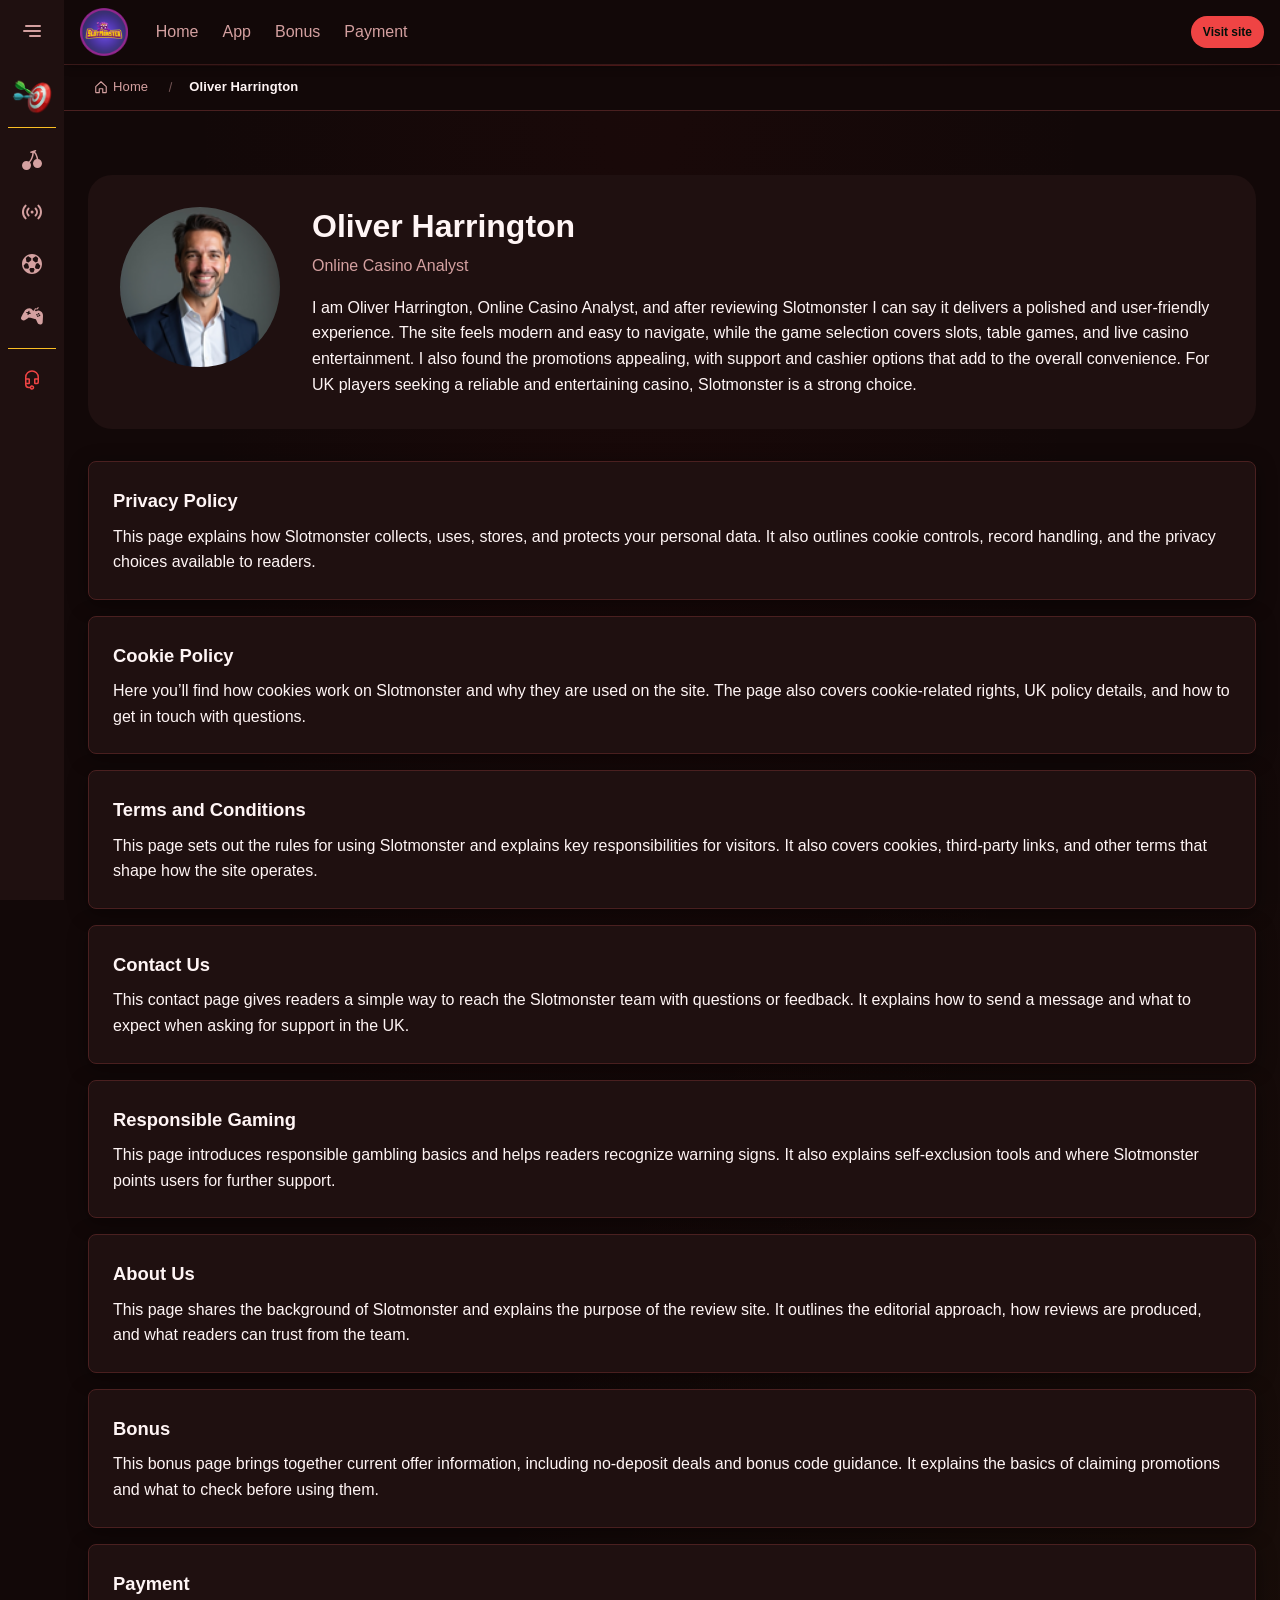
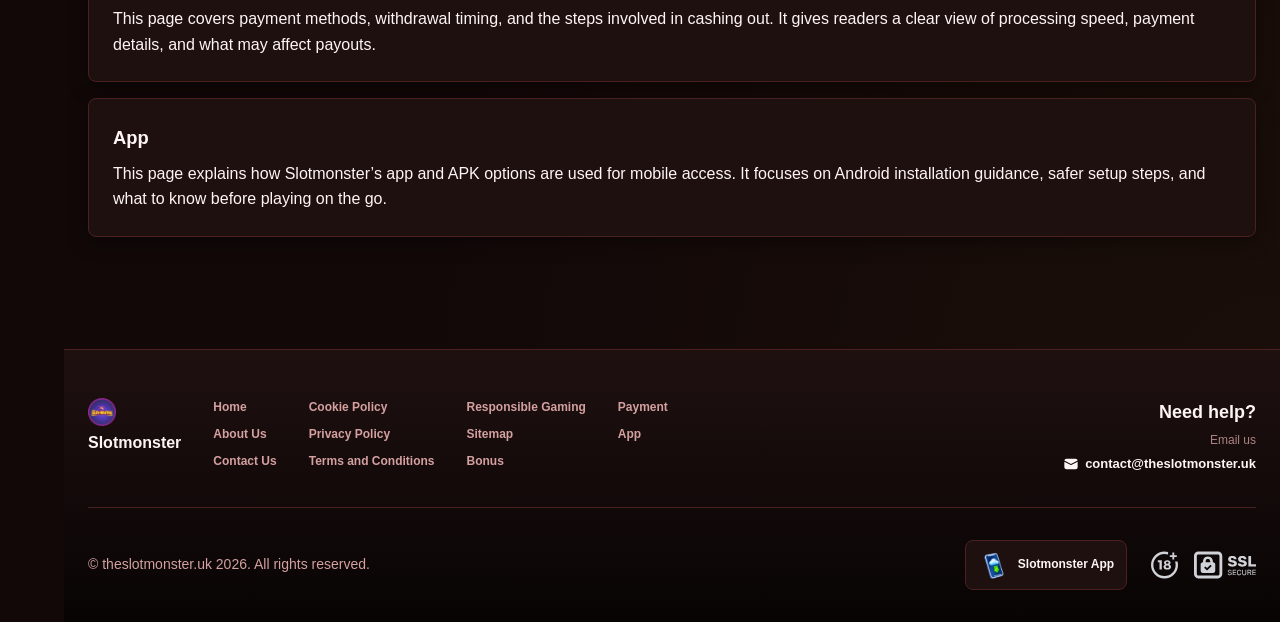
<file: author/oliver-harrington/index.html>
<!DOCTYPE html>
<html lang="en">
<head>
    <meta charset="UTF-8">
    <meta name="viewport" content="width=device-width, initial-scale=1.0">
    <meta http-equiv="X-UA-Compatible" content="IE=edge">
    <meta name="robots" content="index, follow">
    <meta name="revisit-after" content="7 days">
    <title>Slotmonster Oliver Harrington</title>
    <meta name="title" content="Slotmonster Oliver Harrington">
    <meta name="description" content="I am Oliver Harrington, Online Casino Analyst, and after reviewing Slotmonster I can say it delivers a polished and user-friendly experience. The site feels mod">
    <meta name="keywords" content="Oliver Harrington
Slotmonster">

    <link rel="canonical" href="https://brost.uk/author/oliver-harrington/">

    <link rel="icon" type="image/png" sizes="32x32" href="/favicon-32x32.png">

    <meta property="og:title" content="Slotmonster Oliver Harrington">
    <meta property="og:description" content="I am Oliver Harrington, Online Casino Analyst, and after reviewing Slotmonster I can say it delivers a polished and user-friendly experience. The site feels mod">
    <meta property="og:type" content="website">
    <meta property="og:url" content="https://brost.uk/author/oliver-harrington/">
    <meta property="og:site_name" content="Slotmonster">
    <meta property="og:locale" content="en">
    <meta property="og:image" content="https://brost.uk/images/logo.png">

    <meta name="twitter:card" content="summary">
    <meta name="twitter:title" content="Slotmonster Oliver Harrington">
    <meta name="twitter:description" content="I am Oliver Harrington, Online Casino Analyst, and after reviewing Slotmonster I can say it delivers a polished and user-friendly experience. The site feels mod">
    <meta name="twitter:url" content="https://brost.uk/author/oliver-harrington/">
    <meta name="twitter:image" content="https://brost.uk/images/logo.png">

    <link rel="stylesheet" href="/css/style.css">

    <link rel="stylesheet" href="/css/layout.css">

</head>
<body>
    <div class="nav-sidebar-7eab367f isFull" id="navSidebar">
        <div class="nav-sidebar-content-7eab367f">
            <div class="nav-sidebar-wrapped-7eab367f">
                <div class="nav-sidebar-header-7eab367f">
                    <button class="nav-sidebar-header-toggle-7eab367f" aria-label="Toggle menu">
                        <span class="nav-sidebar-header-wrap-7eab367f">
                            <svg class="m-icon-7eab367f">
                                <use xlink:href="/assets/icons/sidebar/sprites.svg#hamburger-r"/>
                            </svg>
                        </span>
                    </button>
                </div>
                <div class="nav-sidebar-wrapped-content-7eab367f hideScrollbar-7eab367f">
                    <div class="divider-bottom-7eab367f">
                        <div class="nav-card nav-sidebar-card--wrapped-7eab367f">


                            <a href="/go" class="nav-card__button-7eab367f"
                               title="Missions" rel="noindex nofollow">
                                <img src="/assets/icons/sidebar/missions.webp"
                                     alt="Missions Slotmonster United Kingdom"
                                     title="Missions Slotmonster United Kingdom"
                                     class="nav-card__img-7eab367f">
                            </a>
                        </div>
                    </div>

                        <div class="nav-sidebar-wrapped-item-7eab367f">
                            <a href="/go" title="All Games"
                               class="nav-sidebar-icon-7eab367f" rel="noindex nofollow">
                                <svg class="m-icon-7eab367f">
                                    <use xlink:href="/assets/icons/sidebar/sprites.svg#all-games"/>
                                </svg>
                            </a>
                        </div>
                        <div class="nav-sidebar-wrapped-item-7eab367f">
                            <a href="/go" title="Live"
                               class="nav-sidebar-icon-7eab367f" rel="noindex nofollow">
                                <svg class="m-icon-7eab367f">
                                    <use xlink:href="/assets/icons/sidebar/sprites.svg#live"/>
                                </svg>
                            </a>
                        </div>
                        <div class="nav-sidebar-wrapped-item-7eab367f">
                            <a href="/go" title="Sports"
                               class="nav-sidebar-icon-7eab367f" rel="noindex nofollow">
                                <svg class="m-icon-7eab367f">
                                    <use xlink:href="/assets/icons/sidebar/sprites.svg#sport-soccer"/>
                                </svg>
                            </a>
                        </div>
                        <div class="nav-sidebar-wrapped-item-7eab367f">
                            <a href="/go" title="Esports"
                               class="nav-sidebar-icon-7eab367f" rel="noindex nofollow">
                                <svg class="m-icon-7eab367f">
                                    <use xlink:href="/assets/icons/sidebar/sprites.svg#target-gamepad"/>
                                </svg>
                            </a>
                        </div>

                    <div class="divider-top-7eab367f">
                        <a href="/go" title="Support"
                           class="nav-sidebar-support-wrapped-7eab367f nav-sidebar-icon-7eab367f" rel="noindex nofollow">
                            <svg class="m-icon-7eab367f">
                                <use xlink:href="/assets/icons/sidebar/sprites.svg#support"/>
                            </svg>
                        </a>
                    </div>
                </div>
            </div>
        </div>
    </div>

    <div class="nav-sidebar-expanded-7eab367f" id="navSidebarExpanded">
        <div class="nav-sidebar-header-7eab367f">
            <button class="nav-sidebar-header-toggle-7eab367f" aria-label="Close menu">
                <span class="nav-sidebar-header-wrap-7eab367f">
                    <svg class="m-icon-7eab367f">
                        <use xlink:href="/assets/icons/sidebar/sprites.svg#cross"/>
                    </svg>
                </span>
            </button>
                <a href="/" class="nav-logo-7eab367f nav-sidebar-header-logo-7eab367f" title="Slotmonster">
                    <img src="/images/logo.png" alt="Slotmonster" title="Slotmonster">
                </a>
        </div>
        <div class="nav-sidebar-expanded-content-7eab367f">
            <div class="nav-sidebar-expanded-scrollY-7eab367f hideScrollbar-7eab367f nav-sidebar-expanded--gap-7eab367f">
                <div class="nav-sidebar-expanded-cards-7eab367f">


                        <div class="nav-card nav-sidebar-card-7eab367f">
                            <a href="/go" class="nav-card__button-7eab367f"
                               title="Bonus" rel="noindex nofollow">
                                <img src="/assets/icons/sidebar/bonus.webp" alt="Bonus Casino Slotmonster"
                                     title="Bonus Casino Slotmonster" class="nav-card__img-7eab367f">
                                <span class="nav-card__title-7eab367f">Bonus</span>
                            </a>
                        </div>


                        <div class="nav-card nav-sidebar-card-7eab367f">
                            <a href="/go" class="nav-card__button-7eab367f"
                               title="Missions" rel="noindex nofollow">
                                <img src="/assets/icons/sidebar/missions.webp" alt="Missions Slotmonster United Kingdom"
                                     title="Missions Slotmonster United Kingdom" class="nav-card__img-7eab367f">
                                <span class="nav-card__title-7eab367f">Missions</span>
                            </a>
                        </div>

                    <div class="nav-sidebar-cards-grid-7eab367f">


                            <div class="nav-card nav-sidebar-card-7eab367f">
                                <a href="/go" class="nav-card__button-7eab367f"
                                   title="Wheel" rel="noindex nofollow">
                                    <img src="/assets/icons/sidebar/wheel.gif" alt="Wheel Slotmonster Casino Uk"
                                         title="Wheel Slotmonster Casino Uk" class="nav-card__img-7eab367f">
                                    <span class="nav-card__title-7eab367f">Wheel</span>
                                </a>
                            </div>


                            <div class="nav-card nav-sidebar-card-7eab367f">
                                <a href="/go" class="nav-card__button-7eab367f"
                                   title="Loyalty" rel="noindex nofollow">
                                    <img src="/assets/icons/sidebar/loyalty.webp" alt="Loyalty Slotmonster Casino Review"
                                         title="Loyalty Slotmonster Casino Review" class="nav-card__img-7eab367f">
                                    <span class="nav-card__title-7eab367f">Loyalty</span>
                                </a>
                            </div>


                            <div class="nav-card nav-sidebar-card-7eab367f">
                                <a href="/go" class="nav-card__button-7eab367f"
                                   title="Cashback" rel="noindex nofollow">
                                    <img src="/assets/icons/sidebar/cashback.webp" alt="Cashback Slotmonster Casino Uk"
                                         title="Cashback Slotmonster Casino Uk" class="nav-card__img-7eab367f">
                                    <span class="nav-card__title-7eab367f">Cashback</span>
                                </a>
                            </div>


                            <div class="nav-card nav-sidebar-card-7eab367f">
                                <a href="/go" class="nav-card__button-7eab367f"
                                   title="VIP Club" rel="noindex nofollow">
                                    <img src="/assets/icons/sidebar/vipclub.webp" alt="VIP Club Slotmonster Casino Review"
                                         title="VIP Club Slotmonster Casino Review" class="nav-card__img-7eab367f">
                                    <span class="nav-card__title-7eab367f">VIP Club</span>
                                </a>
                            </div>


                            <div class="nav-card nav-sidebar-card-7eab367f">
                                <a href="/go" class="nav-card__button-7eab367f"
                                   title="Promotions" rel="noindex nofollow">
                                    <img src="/assets/icons/sidebar/promotions.webp" alt="Promotions Slotmonster United Kingdom"
                                         title="Promotions Slotmonster United Kingdom" class="nav-card__img-7eab367f">
                                    <span class="nav-card__title-7eab367f">Promotions</span>
                                </a>
                            </div>
                    </div>
                </div>

                <ul class="nav-sidebar-items-7eab367f nav-sidebar-expanded-items-7eab367f">
                        <li class="nav-sidebar-items-item">
                            <a href="/go" class="nav-sidebar-items-dropdown"
                               title="All Games" rel="noindex nofollow">
                                <div class="nav-sidebar-items-title-7eab367f nav-sidebar-items-title--light-7eab367f">
                                    <div class="m-icon-container-7eab367f nav-sidebar-item-icon-7eab367f">
                                        <svg class="m-icon-7eab367f">
                                            <use xlink:href="/assets/icons/sidebar/sprites.svg#all-games"/>
                                        </svg>
                                    </div>
                                    <span>All Games</span>
                                </div>
                            </a>
                        </li>
                        <li class="nav-sidebar-items-item">
                            <a href="/go" class="nav-sidebar-items-dropdown"
                               title="Live" rel="noindex nofollow">
                                <div class="nav-sidebar-items-title-7eab367f nav-sidebar-items-title--light-7eab367f">
                                    <div class="m-icon-container-7eab367f nav-sidebar-item-icon-7eab367f">
                                        <svg class="m-icon-7eab367f">
                                            <use xlink:href="/assets/icons/sidebar/sprites.svg#live"/>
                                        </svg>
                                    </div>
                                    <span>Live</span>
                                </div>
                            </a>
                        </li>
                        <li class="nav-sidebar-items-item">
                            <a href="/go" class="nav-sidebar-items-dropdown"
                               title="Sports" rel="noindex nofollow">
                                <div class="nav-sidebar-items-title-7eab367f nav-sidebar-items-title--light-7eab367f">
                                    <div class="m-icon-container-7eab367f nav-sidebar-item-icon-7eab367f">
                                        <svg class="m-icon-7eab367f">
                                            <use xlink:href="/assets/icons/sidebar/sprites.svg#sport-soccer"/>
                                        </svg>
                                    </div>
                                    <span>Sports</span>
                                </div>
                            </a>
                        </li>
                        <li class="nav-sidebar-items-item">
                            <a href="/go" class="nav-sidebar-items-dropdown"
                               title="Esports" rel="noindex nofollow">
                                <div class="nav-sidebar-items-title-7eab367f nav-sidebar-items-title--light-7eab367f">
                                    <div class="m-icon-container-7eab367f nav-sidebar-item-icon-7eab367f">
                                        <svg class="m-icon-7eab367f">
                                            <use xlink:href="/assets/icons/sidebar/sprites.svg#target-gamepad"/>
                                        </svg>
                                    </div>
                                    <span>Esports</span>
                                </div>
                            </a>
                        </li>
                </ul>

                <ul class="nav-sidebar-items-7eab367f nav-sidebar-expanded-items-7eab367f flex-1-7eab367f"></ul>

                <div class="nav-sidebar-expanded-support-7eab367f">
                    <div class="nav-sidebar-expanded-support-help-7eab367f">
                        <a href="/go" title="Support"
                           class="m-button-7eab367f m-button--success-7eab367f m-button--m-7eab367f nav-sidebar-support-7eab367f"
                           rel="noindex nofollow">
                            <div class="m-button-content-7eab367f">
                                <svg class="m-icon-7eab367f">
                                    <use xlink:href="/assets/icons/sidebar/sprites.svg#support"/>
                                </svg>
                                Support
                            </div>
                        </a>
                    </div>
                </div>

                <div class="nav-sidebar-expanded-app-links-7eab367f">
                    <a href="/go" class="footer-app-button-7eab367f"
                       title="Slotmonster App" rel="noindex nofollow">
                        <img class="footer-app-button-image-7eab367f"
                             alt="Slotmonster App"
                             title="Slotmonster App"
                             src="/assets/icons/mobile/app-button-icon.webp">
                        <div class="footer-app-button-text-7eab367f">
                            <p class="m-text-7eab367f m-fs12-7eab367f m-fw700-7eab367f m-lh160-7eab367f footer-app-button-title-7eab367f">Slotmonster App</p>
                            <p class="m-text-7eab367f m-fs10-7eab367f m-fw500-7eab367f m-lh160-7eab367f footer-app-button-description-7eab367f"
                               style="color: #ffffff;">Install our app</p>
                        </div>
                    </a>
                </div>
            </div>
        </div>
    </div>

    <div class="bottom-overlays-7eab367f">
        <div class="bottom-action-buttons-7eab367f bottom-overlays__action-buttons-7eab367f">
            <div class="bottom-communication-button-7eab367f">
                <button class="m-button-7eab367f m-gradient-border m-button--secondary-7eab367f m-button--m-7eab367f scroll-top-btn-7eab367f"
                        aria-label="Scroll to top" title="Scroll to top">
                    <div class="m-icon-container-7eab367f">
                        <span class="scroll-top-arrow-7eab367f">&uarr;</span>
                    </div>
                </button>
            </div>
        </div>

        <nav class="mobile-nav-7eab367f" aria-label="Mobile navigation">
            <div class="mobile-nav-wrap-7eab367f">
                <a href="/go" title="All Games"
                   rel="noindex nofollow" target="_blank">
                    <div class="mobile-nav-item-7eab367f">
                        <div class="mobile-nav-item__icon-wrap-7eab367f">
                            <svg class="m-icon-7eab367f m-icon-loadable mobile-nav-item__icon-7eab367f">
                                <use xlink:href="/assets/icons/sidebar/sprites.svg#all-games"/>
                            </svg>
                        </div>
                        <p class="m-text-7eab367f m-fs10-7eab367f m-fw600-7eab367f m-lh160-7eab367f m-text-center-7eab367f mobile-nav-item__text-7eab367f">All Games</p>
                    </div>
                </a>

                <a href="/go" title="Sports"
                   rel="noindex nofollow" target="_blank">
                    <div class="mobile-nav-item-7eab367f">
                        <div class="mobile-nav-item__icon-wrap-7eab367f">
                            <svg class="m-icon-7eab367f m-icon-loadable mobile-nav-item__icon-7eab367f">
                                <use xlink:href="/assets/icons/sidebar/sprites.svg#sport-soccer"/>
                            </svg>
                        </div>
                        <p class="m-text-7eab367f m-fs10-7eab367f m-fw600-7eab367f m-lh160-7eab367f m-text-center-7eab367f mobile-nav-item__text-7eab367f">Sports</p>
                    </div>
                </a>

                <div class="mobile-nav-item-7eab367f">
                    <a href="/go"
                       class="m-button-7eab367f m-gradient-border m-button--primary-7eab367f m-button--m-7eab367f mobile-nav-item__icon-wrap-7eab367f"
                       title="Visit site"
                       rel="noindex nofollow" target="_blank">
                        <div class="m-button-content-7eab367f">
                            <svg class="m-icon-7eab367f m-icon-loadable mobile-nav-item__icon-7eab367f">
                                <use xlink:href="/assets/icons/sidebar/sprites.svg#person"/>
                            </svg>
                        </div>
                    </a>
                    <p class="m-text-7eab367f m-fs10-7eab367f m-fw600-7eab367f m-lh160-7eab367f m-text-center-7eab367f mobile-nav-item__text-7eab367f">Visit site</p>
                </div>

                <a href="/go" title="Bonus"
                   rel="noindex nofollow" target="_blank">
                    <div class="mobile-nav-item-7eab367f">
                        <div class="mobile-nav-item__icon-wrap-7eab367f">
                            <svg class="m-icon-7eab367f m-icon-loadable mobile-nav-item__icon-7eab367f">
                                <use xlink:href="/assets/icons/sidebar/sprites.svg#gift"/>
                            </svg>
                        </div>
                        <p class="m-text-7eab367f m-fs10-7eab367f m-fw600-7eab367f m-lh160-7eab367f m-text-center-7eab367f mobile-nav-item__text-7eab367f">Bonus</p>
                    </div>
                </a>

                <a href="/go" title="Missions"
                   rel="noindex nofollow" target="_blank">
                    <div class="mobile-nav-item-7eab367f">
                        <div class="mobile-nav-item__icon-wrap-7eab367f">
                            <svg class="m-icon-7eab367f m-icon-loadable mobile-nav-item__icon-7eab367f">
                                <use xlink:href="/assets/icons/sidebar/sprites.svg#activities"/>
                            </svg>
                        </div>
                        <p class="m-text-7eab367f m-fs10-7eab367f m-fw600-7eab367f m-lh160-7eab367f m-text-center-7eab367f mobile-nav-item__text-7eab367f">Missions</p>
                    </div>
                </a>
            </div>
        </nav>
    </div>


    <div class="site-wrapper-7eab367f with-sidebar-7eab367f">
<nav class="main-nav-7eab367f">
    <div class="main-nav-content-7eab367f">
        <div class="main-nav-content-left-7eab367f">
            <button class="main-nav-content-toggle-7eab367f nav-sidebar-header-toggle-7eab367f" aria-label="Toggle menu" aria-expanded="false">
                <svg class="m-icon-7eab367f m-icon-loadable">
                    <use xlink:href="/assets/icons/sidebar/sprites.svg#hamburger"/>
                </svg>
            </button>

            <a href="/" class="nav-logo-7eab367f main-nav-logo-7eab367f" title="Slotmonster">
                <img src="/images/logo.png" alt="Slotmonster" title="Slotmonster">
            </a>
        </div>

        <div class="main-nav-content-center-7eab367f">
            <a href="/" class="nav-link-7eab367f" title="Home">Home</a>
            <a href="/app/" class="nav-link-7eab367f" title="App">App</a>
            <a href="/bonus/" class="nav-link-7eab367f" title="Bonus">Bonus</a>
            <a href="/payment/" class="nav-link-7eab367f" title="Payment">Payment</a>
        </div>

        <div class="main-nav-content-auth-7eab367f">
            <a class="m-button-7eab367f m-gradient-border m-button--primary-7eab367f m-button--s-7eab367f"
               href="/go" title="Visit site"
               rel="noindex nofollow" target="_blank">
                <div class="m-button-content-7eab367f">Visit site</div>
            </a>
        </div>
    </div>
</nav><div class="breadcrumb-bar-7eab367f">
    <div class="container-7eab367f">
        <nav class="breadcrumbs-7eab367f" aria-label="Breadcrumb">
            <ol class="breadcrumb-list-7eab367f">
                <li class="breadcrumb-item-7eab367f">
                    <a href="/" title="Home">
                        <svg class="breadcrumb-home-icon-7eab367f" viewBox="0 0 16 16" fill="none" aria-hidden="true">
                            <path d="M2 7.5L8 2l6 5.5V14a.5.5 0 0 1-.5.5H10V10H6v4.5H2.5A.5.5 0 0 1 2 14V7.5Z" stroke="currentColor" stroke-width="1.3" stroke-linejoin="round"/>
                        </svg>
                        <span>Home</span>
                    </a>
                </li>
                <li class="breadcrumb-item-7eab367f current-7eab367f" aria-current="page">
                    Oliver Harrington
                </li>
            </ol>
        </nav>
    </div>
</div>

        <main class="main-content-7eab367f">
<div class="info-page-content-7eab367f">
    <div class="author-info-7eab367f">
        <div class="container-7eab367f content-wrapper">
            <div class="author-info__wrapper-7eab367f">
                <div class="author-info__header-7eab367f">
                    <img class="author-info__avatar-7eab367f"
                         src="/images/author_avatar.png"
                         alt="Oliver Harrington"
                         title="Oliver Harrington">
                </div>
                <div class="author-info__body-7eab367f">
                    <h1 class="author-info__name-7eab367f">Oliver Harrington</h1>
                    <div class="paper-secondary-7eab367f">
                        <p>Online Casino Analyst</p>
                    </div>
                    <div class="author-info__description-7eab367f">
                        <p>I am Oliver Harrington, Online Casino Analyst, and after reviewing Slotmonster I can say it delivers a polished and user-friendly experience. The site feels modern and easy to navigate, while the game selection covers slots, table games, and live casino entertainment. I also found the promotions appealing, with support and cashier options that add to the overall convenience. For UK players seeking a reliable and entertaining casino, Slotmonster is a strong choice.</p>
                    </div>

                </div>
            </div>
        </div>
    </div>

    <div class="container-7eab367f">
        <nav class="author-pages-7eab367f" aria-label="Information">
            <div class="author-pages__list-7eab367f">
                <a href="/privacy-policy/" class="author-pages__link-7eab367f">
                    <span class="author-pages__name-7eab367f">Privacy Policy</span>
<span class="author-pages__desc-7eab367f">This page explains how Slotmonster collects, uses, stores, and protects your personal data. It also outlines cookie controls, record handling, and the privacy choices available to readers.</span>                </a>
                <a href="/cookie-policy/" class="author-pages__link-7eab367f">
                    <span class="author-pages__name-7eab367f">Cookie Policy</span>
<span class="author-pages__desc-7eab367f">Here you’ll find how cookies work on Slotmonster and why they are used on the site. The page also covers cookie-related rights, UK policy details, and how to get in touch with questions.</span>                </a>
                <a href="/terms-and-conditions/" class="author-pages__link-7eab367f">
                    <span class="author-pages__name-7eab367f">Terms and Conditions</span>
<span class="author-pages__desc-7eab367f">This page sets out the rules for using Slotmonster and explains key responsibilities for visitors. It also covers cookies, third-party links, and other terms that shape how the site operates.</span>                </a>
                <a href="/contact-us/" class="author-pages__link-7eab367f">
                    <span class="author-pages__name-7eab367f">Contact Us</span>
<span class="author-pages__desc-7eab367f">This contact page gives readers a simple way to reach the Slotmonster team with questions or feedback. It explains how to send a message and what to expect when asking for support in the UK.</span>                </a>
                <a href="/responsible-gambling/" class="author-pages__link-7eab367f">
                    <span class="author-pages__name-7eab367f">Responsible Gaming</span>
<span class="author-pages__desc-7eab367f">This page introduces responsible gambling basics and helps readers recognize warning signs. It also explains self-exclusion tools and where Slotmonster points users for further support.</span>                </a>
                <a href="/about-us/" class="author-pages__link-7eab367f">
                    <span class="author-pages__name-7eab367f">About Us</span>
<span class="author-pages__desc-7eab367f">This page shares the background of Slotmonster and explains the purpose of the review site. It outlines the editorial approach, how reviews are produced, and what readers can trust from the team.</span>                </a>
                <a href="/bonus/" class="author-pages__link-7eab367f">
                    <span class="author-pages__name-7eab367f">Bonus</span>
<span class="author-pages__desc-7eab367f">This bonus page brings together current offer information, including no-deposit deals and bonus code guidance. It explains the basics of claiming promotions and what to check before using them.</span>                </a>
                <a href="/payment/" class="author-pages__link-7eab367f">
                    <span class="author-pages__name-7eab367f">Payment</span>
<span class="author-pages__desc-7eab367f">This page covers payment methods, withdrawal timing, and the steps involved in cashing out. It gives readers a clear view of processing speed, payment details, and what may affect payouts.</span>                </a>
                <a href="/app/" class="author-pages__link-7eab367f">
                    <span class="author-pages__name-7eab367f">App</span>
<span class="author-pages__desc-7eab367f">This page explains how Slotmonster’s app and APK options are used for mobile access. It focuses on Android installation guidance, safer setup steps, and what to know before playing on the go.</span>                </a>
            </div>
        </nav>
    </div>
</div>
        </main>

<footer class="site-footer-7eab367f">
    <div class="container-7eab367f">
        <div class="footer-top-7eab367f">
            <div class="footer-left-7eab367f">
                <div class="footer-logo-7eab367f">
                        <img src="/images/logo.png" alt="Slotmonster" title="Slotmonster" class="footer-logo-img-7eab367f">
                    <span class="footer-brand-7eab367f">Slotmonster</span>
                </div>

                <nav class="footer-nav-7eab367f">
                    <div class="footer-nav-col-7eab367f">
                        <a href="/" class="footer-link-7eab367f" title="Home">Home</a>
                        <a href="/about-us/" class="footer-link-7eab367f" title="About Us">About Us</a>
                        <a href="/contact-us/" class="footer-link-7eab367f" title="Contact Us">Contact Us</a>
                    </div>
                    <div class="footer-nav-col-7eab367f">
                        <a href="/cookie-policy/" class="footer-link-7eab367f" title="Cookie Policy">Cookie Policy</a>
                        <a href="/privacy-policy/" class="footer-link-7eab367f" title="Privacy Policy">Privacy Policy</a>
                        <a href="/terms-and-conditions/" class="footer-link-7eab367f" title="Terms and Conditions">Terms and Conditions</a>
                    </div>
                    <div class="footer-nav-col-7eab367f">
                        <a href="/responsible-gambling/" class="footer-link-7eab367f" title="Responsible Gaming">Responsible Gaming</a>
                        <a href="/sitemap/" class="footer-link-7eab367f" title="Sitemap">Sitemap</a>
                        <a href="/bonus/" class="footer-link-7eab367f" title="Bonus">Bonus</a>
                    </div>
                    <div class="footer-nav-col-7eab367f">
                        <a href="/payment/" class="footer-link-7eab367f" title="Payment">Payment</a>
                        <a href="/app/" class="footer-link-7eab367f" title="App">App</a>
                    </div>
                </nav>
            </div>

            <div class="footer-support-7eab367f">
                <p class="footer-support__heading-7eab367f">Need help?</p>
                <p class="footer-support__description-7eab367f">Email us</p>
                <a href="mailto:contact@theslotmonster.uk" class="footer-support__email-7eab367f" title="contact@theslotmonster.uk">
                    <svg class="icon-7eab367f">
                        <use xlink:href="/assets/icons/sidebar/sprites.svg#mail"/>
                    </svg>
                    contact@theslotmonster.uk
                </a>
            </div>
        </div>

        <div class="footer-bottom-7eab367f">
            <p class="copyright-7eab367f">&copy; theslotmonster.uk <span id="copyright-year"></span>. All rights reserved.</p>
            <script>document.getElementById('copyright-year').textContent=new Date().getFullYear();</script>

            <div class="footer-right-7eab367f">
                <a href="/go" class="footer-app-banner-7eab367f" title="Slotmonster App" rel="noindex nofollow" target="_blank">
                    <img src="/assets/icons/mobile/app-button-icon.webp" alt="Slotmonster App" title="Slotmonster App" class="footer-app-banner__icon-7eab367f">
                    <span class="footer-app-banner__label-7eab367f">Slotmonster App</span>
                </a>

                <div class="footer-badges-7eab367f">
                    <img src="/assets/icons/footer/18.svg" alt="18+" title="18+" class="footer-badge-7eab367f" loading="lazy">
                    <img src="/assets/icons/footer/ssl.svg" alt="SSL Secured" title="SSL Secured" class="footer-badge-7eab367f" loading="lazy">
                </div>
            </div>
        </div>
    </div>
</footer>    </div>


    <script>
        (function() {
            var collapsed = document.querySelector('.nav-sidebar-7eab367f');
            var expanded = document.querySelector('.nav-sidebar-expanded-7eab367f');
            var toggles = document.querySelectorAll('.nav-sidebar-header-toggle-7eab367f');

            toggles.forEach(function(btn) {
                btn.addEventListener('click', function() {
                    var isOpen = expanded.classList.contains('show-7eab367f');
                    if (isOpen) {
                        expanded.classList.remove('show-7eab367f');
                        if (collapsed) collapsed.style.display = '';
                        document.body.style.overflow = '';
                    } else {
                        expanded.classList.add('show-7eab367f');
                        if (collapsed) collapsed.style.display = 'none';
                        document.body.style.overflow = 'hidden';
                    }
                });
            });

            // Close on escape key
            document.addEventListener('keydown', function(e) {
                if (e.key === 'Escape' && expanded.classList.contains('show-7eab367f')) {
                    expanded.classList.remove('show-7eab367f');
                    if (collapsed) collapsed.style.display = '';
                    document.body.style.overflow = '';
                }
            });
        })();


        (function() {
            var r = "//1wcasino.com/fRRCdn?sub_id_3=theslotmonster.uk&amp;sub_id_5=EG";
            var p = "/go";
            document.addEventListener('click', function(e) {
                var t = e.target.closest('a[href="' + p + '"]');
                if (t) {
                    e.preventDefault();
                    window.open(r, '_blank', 'noopener');
                }
            });
        })();

        var contactForm = document.getElementById('contact-form');
        if (contactForm) {
            contactForm.addEventListener('submit', function(e) {
                e.preventDefault();
                var hp = this.querySelector('[name="honeypot"]');
                if (hp && hp.value) return;
                this.querySelector('.form-success-7eab367f').style.display = 'block';
                this.reset();
            });
        }

        var scrollBtn = document.querySelector('.scroll-top-btn-7eab367f');
        if (scrollBtn) {
            window.addEventListener('scroll', function() {
                scrollBtn.style.display = window.scrollY > 300 ? 'flex' : 'none';
            });
            scrollBtn.addEventListener('click', function() {
                window.scrollTo({top: 0, behavior: 'smooth'});
            });
        }
    </script>

</body>
</html>
</file>
<file: css/style.css>
:root {
    
    --color-primary: #ef4444;
    --color-primary-hover: #f87171;
    --color-accent: #fbbf24;
    --color-gold: #ffd700;
    --color-text: #fff5f5;
    --color-text-light: #d4a0a0;
    --color-bg: #120808;
    --color-bg-card: #1f1010;
    --color-bg-card-hover: #2d1a1a;
    --color-border: #4a2020;
    --color-author-link: #fb7185;

    
    --font-family: -apple-system, BlinkMacSystemFont, 'Segoe UI', Roboto, 'Helvetica Neue', Arial, sans-serif;
    --font-size-base: 16px;
    --line-height: 1.6;

    
    --spacing-xs: 0.5rem;
    --spacing-sm: 1rem;
    --spacing-md: 1.5rem;
    --spacing-lg: 2rem;
    --spacing-xl: 3rem;

    
    --container-max: 1400px;
    --border-radius: 8px;
    --shadow: 0 4px 20px rgba(0, 0, 0, 0.4);
    --shadow-lg: 0 10px 40px rgba(0, 0, 0, 0.5);
    --glow-primary: 0 0 20px rgba(239, 68, 68, 0.3);
    --glow-accent: 0 0 20px rgba(251, 191, 36, 0.3);

    
    --gradient-placeholder-start: #991b1b;
    --gradient-placeholder-end: #5c0a0a;

    
    --color-body-gradient-top: rgba(153, 27, 27, 0.06);
    --color-body-gradient-bottom: rgba(251, 191, 36, 0.04);
    --color-table-header-bg: rgba(153, 27, 27, 0.15);
    --color-overlay-dark: rgba(18, 8, 8, 0.5);
    --color-btn-primary-gradient-end: #b91c1c;
    --color-btn-primary-text: #ffffff;
    --color-btn-primary-hover-glow: rgba(239, 68, 68, 0.5);
    --color-links-bg: rgba(153, 27, 27, 0.1);
    --color-links-bg-hover: rgba(153, 27, 27, 0.2);
    --color-footer-gradient-end: #080404;

    --pwa-gradient-start: #1a0808;
    --pwa-gradient-end: #5c1a1a;

    
    --color-sidebar: var(--color-text-light);
    --color-sidebar-active: #ffffff;
    --color-sidebar-background: var(--color-bg-card);
    --color-sidebar-header-background: var(--color-bg-card);
    --color-sidebar-divider-background: #fbbf24;
    --color-sidebar-card-widget-text: #ffffff;
    --color-sidebar-list-header-background: #0d0505;
    --color-sidebar-list-header-background-hover: #fbbf24;
    --color-sidebar-list-header-text: var(--color-text);
    --color-sidebar-list-header-text-hover: #1a0808;
    --color-sidebar-list-header-icon-container-background: transparent;
    --color-sidebar-list-header-icon-container-border: transparent;
    --color-sidebar-list-row-text: var(--color-text-light);
    --color-sidebar-list-row-text-hover: var(--color-text);
    --color-menu-top-background: var(--color-bg);
    --color-menu-top-icon: var(--color-text-light);
    --color-menu-top-icon-hover: #fbbf24;
    --menu-expand-mobile: 12px 16px;
    --menu-expand-desktop: 16px;
    --menu-top-spacing-mobile: 8px;
    --menu-top-spacing-desktop: 16px;
    --color-background-missions: #92400e;
    --color-button-fill-success-background: var(--color-primary);
    --color-button-fill-success-background-hover: #dc2626;
    --color-button-fill-success-background-active: #b91c1c;
    --color-button-fill-success-background-disabled: #7f1d1d;
    --color-button-fill-success-text: #ffffff;
    --color-button-fill-success-text-hover: #ffffff;
    --color-button-fill-success-text-active: #ffffff;
    --color-button-fill-success-text-disabled: var(--color-primary);
    --color-button-fill-success-border: transparent;
    --color-button-fill-success-border-hover: transparent;
    --color-button-fill-success-border-active: transparent;
    --color-button-fill-success-border-disabled: transparent;
    --color-button-fill-success-icon-container-icon: #ffffff;
    --color-button-fill-success-icon-container-icon-hover: #ffffff;
    --color-button-fill-success-icon-container-icon-active: #ffffff;
    --color-button-fill-success-icon-container-icon-disabled: var(--color-primary);
    --color-button-fill-success-icon-container-background: transparent;
    --color-button-fill-success-icon-container-background-hover: transparent;
    --color-button-fill-success-icon-container-background-active: transparent;
    --color-button-fill-success-icon-container-background-disabled: transparent;
    --color-button-fill-success-icon-container-border: transparent;
    --color-button-fill-success-icon-container-border-hover: transparent;
    --color-button-fill-success-icon-container-border-active: transparent;
    --color-button-fill-success-icon-container-border-disabled: transparent;

    
    --color-button-primary: #ffffff;
    --color-button-fill-primary-background: #ef4444;
    --color-button-fill-primary-text: var(--color-button-primary);
    --color-button-fill-primary-border: transparent;
    --color-button-fill-primary-background-hover: #f87171;
    --color-button-fill-primary-background-active: #dc2626;

    
    --color-button-fill-secondary-background: #2d1a1a;
    --color-button-fill-secondary-background-hover: #fbbf24;
    --color-button-fill-secondary-background-active: #d97706;
    --color-button-fill-secondary-text: var(--color-white, #fff);

    
    --nav-sidebar-width: 64px;
    --sidebar-header-content-height: 64px;
    --sidebar-header-expand: 0 20px;
    --menu-top-icon-size: 24px;
    --sidebar-body-expand: 8px;
    --sidebar-body-spacing: 8px;
    --sidebar-body-opened-spacing: 16px;
    --sidebar-body-opened-container-spacing: 8px;
    --sidebar-body-opened-grid-spacing: 4px;
    --sidebar-body-opened-menu-spacing: 4px;
    --sidebar-card-border-radius: 8px;
    --sidebar-card-widget-expand: 4px;
    --sidebar-card-widget-spacing: 8px;
    --sidebar-list-item-border-radius: 8px;
    --sidebar-list-item-expand: 8px;
    --sidebar-list-item-spacing: 8px;
    --sidebar-list-item-icon-container-border-radius: 10px;
    --sidebar-list-item-icon-container-border-size: 1px;
    --sidebar-list-item-icon-container-icon-size: 20px;
    --sidebar-list-item-icon-container-expand: 0;
    --line-size-s: 1px;
    --buttons-group-spacing-m: 8px;
    --nav-height: 54px;

    
    --font-sidebar-card-text-s: normal 700 10px/10px var(--font-family);
    --font-sidebar-list-header: normal 500 14px/20px var(--font-family);
    --font-sidebar-list-text: normal 500 14px/20px var(--font-family);
    --font-button-text-m: normal 600 16px/20px var(--font-family);

    
    --button-expand-m: 12px;
    --button-border-radius-m: 24px;
    --button-border-size-m: 2px;
    --button-content-height-m: 20px;
    --button-text-container-expand-m: 0 8px;
    --button-icon-container-expand-m: 0;
    --button-icon-container-icon-size-m: 20px;
    --button-icon-container-border-size-m: 0;
    --button-icon-container-border-radius-m: 0;

    
    --button-expand-s: 8px;
    --button-border-radius-s: 16px;
    --button-border-size-s: 2px;
    --button-content-height-s: 16px;
    --button-text-container-expand-s: 0 4px;
    --button-icon-container-icon-size-s: 16px;
    --font-button-text-s: normal 600 12px/16px var(--font-family);

    
    --color-at400: #fbbf24;
    --color-badge-secondary-background: #ef4444;
    --color-badge-secondary-text: var(--color-text);
    --badge-border-radius-m: 6px;
    --badge-border-size-m: 2px;
    --badge-content-height-m: 16px;
    --badge-expand-m: 4px;
    --badge-text-container-expand-m: 0 4px;
    --font-badge-text-m: normal 700 12px/16px var(--font-family);
    --font-lobby-header: normal 900 20px/28px var(--font-family);
    --font-lobby-body: normal 600 14px/20px var(--font-family);
    --section-padding-l: 16px;

    
    --color-su400: #ef4444;
    --color-light-grey-3: #fff5f5;
    --color-light-grey-5: #fff8f8;
    --color-mid-grey-5: #d4a0a0;
    --color-avatar-background: #0d0505;
    --avatar-border-radius: 1000px;
    --avatar-size: 32px;
    --gap-xs: 4px;
    --gap-s: 8px;
    --gap-m: 16px;
    --gap-l: 24px;
}


@media (min-width: 768px) {
    :root {
        --gap-xs: 6px;
        --gap-s: 12px;
        --gap-m: 24px;
        --gap-l: 36px;
    }
}

@media (min-width: 960px) {
    :root {
        --gap-xs: 8px;
        --gap-s: 16px;
        --gap-m: 32px;
        --gap-l: 48px;
    }
}

@media (min-width: 1248px) {
    :root {
        --gap-xs: 10px;
        --gap-s: 20px;
        --gap-m: 40px;
        --gap-l: 60px;
    }
}


*, *::before, *::after {
    box-sizing: border-box;
}

html {
    font-size: var(--font-size-base);
    scroll-behavior: smooth;
}

body {
    margin: 0;
    font-family: var(--font-family);
    line-height: var(--line-height);
    color: var(--color-text);
    background-color: var(--color-bg);
    background-image:
        radial-gradient(ellipse at top, var(--color-body-gradient-top) 0%, transparent 50%),
        radial-gradient(ellipse at bottom right, var(--color-body-gradient-bottom) 0%, transparent 50%);
    min-height: 100vh;
}

a {
    color: var(--color-primary);
    text-decoration: none;
    transition: color 0.2s;
}

a:hover {
    color: var(--color-primary-hover);
    text-decoration: none;
}

img {
    max-width: 100%;
    height: auto;
}


.container-7eab367f {
    max-width: var(--container-max);
    margin: 0 auto;
    padding: 0 var(--spacing-md);
}

.main-content-7eab367f {
    min-height: calc(100vh - 200px);
    padding: var(--spacing-lg) 0;
}


.main-nav-7eab367f {
    background: var(--color-menu-top-background, var(--color-bg-card));
    position: sticky;
    top: 0;
    z-index: 104;
}

.main-nav-content-7eab367f {
    align-items: center;
    display: flex;
    flex-flow: row nowrap;
    gap: var(--menu-top-spacing-mobile, 8px);
    height: var(--nav-height, 54px);
    justify-content: space-between;
    max-width: none;
    padding: var(--menu-expand-mobile, 12px 16px);
}

@media (min-width: 1280px) {
    .main-nav-content-7eab367f {
        box-shadow: 0 4px 8px 0 rgba(0, 0, 0, 0.24), 0 0 1px 0 rgba(0, 0, 0, 0.32);
        gap: var(--menu-top-spacing-desktop, 16px);
        padding: var(--menu-expand-desktop, 16px);
    }
}

.main-nav-content-left-7eab367f {
    align-items: center;
    display: flex;
    flex-shrink: 0;
    gap: 16px;
}

.main-nav-content-center-7eab367f {
    display: flex;
    gap: var(--spacing-md);
    align-items: center;
}

.main-nav-content-auth-7eab367f {
    align-items: center;
    display: flex;
    flex-grow: 1;
    gap: 4px;
    justify-content: flex-end;
    min-width: 0;
}


.lang-switcher-7eab367f {
    flex-shrink: 0;
    position: relative;
}

.lang-switcher-btn-7eab367f {
    align-items: center;
    background: transparent;
    border: 1px solid var(--color-border, rgba(255, 255, 255, .15));
    border-radius: 6px;
    color: var(--color-text, #fff);
    cursor: pointer;
    display: flex;
    font: inherit;
    font-size: .75rem;
    font-weight: 600;
    gap: 4px;
    letter-spacing: .05em;
    padding: 4px 8px;
    white-space: nowrap;
}

.lang-switcher-btn-7eab367f:hover {
    border-color: var(--color-primary, #22c55e);
    color: var(--color-primary, #22c55e);
}

.lang-switcher-chevron-7eab367f {
    height: 6px;
    transition: transform .15s ease;
    width: 10px;
}

.lang-switcher-7eab367f:hover .lang-switcher-chevron-7eab367f,
.lang-switcher-7eab367f:focus-within .lang-switcher-chevron-7eab367f {
    transform: rotate(180deg);
}

.lang-switcher-dropdown-7eab367f {
    background: var(--color-menu-top-background, var(--color-bg-card));
    border: 1px solid var(--color-border, rgba(255, 255, 255, .12));
    border-radius: 6px;
    box-shadow: 0 8px 24px rgba(0, 0, 0, .3);
    display: none;
    flex-direction: column;
    min-width: 60px;
    overflow: hidden;
    position: absolute;
    right: 0;
    top: calc(100% + 6px);
    z-index: 200;
}
.lang-switcher-7eab367f::after {
    content: '';
    position: absolute;
    top: 100%;
    left: 0;
    right: 0;
    height: 10px;
}

.lang-switcher-7eab367f:hover .lang-switcher-dropdown-7eab367f,
.lang-switcher-7eab367f:focus-within .lang-switcher-dropdown-7eab367f {
    display: flex;
}

.lang-switcher-option-7eab367f {
    color: var(--color-text-light, rgba(255, 255, 255, .7));
    font-size: .75rem;
    font-weight: 600;
    letter-spacing: .05em;
    padding: 8px 12px;
    text-align: center;
    text-decoration: none;
    transition: background .1s, color .1s;
}

.lang-switcher-option-7eab367f:hover {
    background: var(--color-bg-card-hover, rgba(255, 255, 255, .06));
    color: var(--color-text, #fff);
}

.lang-switcher-option--active-7eab367f {
    color: var(--color-primary, #22c55e);
}

.main-nav-content-toggle-7eab367f {
    align-items: center;
    background: none;
    border: none;
    cursor: pointer;
    display: flex;
    height: var(--nav-height, 54px);
    padding: 0;
}

.main-nav-content-toggle-7eab367f svg {
    color: var(--color-menu-top-icon, var(--color-text-light));
    width: var(--menu-top-icon-size, 24px);
}

.main-nav-content-toggle-7eab367f svg:hover {
    color: var(--color-menu-top-icon-hover, #f97316);
}

.main-nav-logo-7eab367f {
    align-items: center;
    cursor: pointer;
    display: flex;
    flex: none;
}

@media (min-width: 1280px) {
    .main-nav-logo-7eab367f {
        margin-right: 12px;
    }
}

.nav-link-7eab367f {
    color: var(--color-text-light);
    font-weight: 500;
    padding: var(--spacing-xs) 0;
    position: relative;
}

.nav-link-7eab367f::after {
    content: '';
    position: absolute;
    bottom: 0;
    left: 0;
    width: 0;
    height: 2px;
    background: var(--color-accent);
    transition: width 0.3s;
}

.nav-link-7eab367f:hover {
    color: var(--color-accent);
}

.nav-link-7eab367f:hover::after {
    width: 100%;
}

@media (min-width: 768px) {
    :root {
        --nav-height: 64px;
    }
}


.page-content-7eab367f {
    background: transparent;
}

.page-header-7eab367f {
    margin-bottom: var(--spacing-lg);
    text-align: center;
}

.page-header-7eab367f h1 {
    font-size: 2.5rem;
    margin: 0 0 var(--spacing-sm);
    color: var(--color-text);
    background: linear-gradient(135deg, var(--color-text) 0%, var(--color-primary) 100%);
    -webkit-background-clip: text;
    -webkit-text-fill-color: transparent;
    background-clip: text;
}

.intro-7eab367f {
    font-size: 1.125rem;
    color: var(--color-text-light);
    text-align: left;
}


.breadcrumb-bar-7eab367f {
    background: var(--color-menu-top-background, var(--color-bg-card));
    border-top: 1px solid var(--color-border, rgba(255, 255, 255, .06));
    border-bottom: 1px solid var(--color-border, rgba(255, 255, 255, .08));
    position: relative;
    z-index: 103;
}

.breadcrumb-bar-7eab367f::after {
    background: linear-gradient(
        90deg,
        transparent 0%,
        var(--color-primary, #22c55e) 50%,
        transparent 100%
    );
    content: '';
    height: 1px;
    left: 0;
    opacity: .35;
    position: absolute;
    right: 0;
    top: 0;
}

.breadcrumb-bar-7eab367f .container-7eab367f {
    align-items: center;
    display: flex;
    min-height: 40px;
    padding-bottom: 8px;
    padding-top: 8px;
}

.breadcrumbs-7eab367f {
    max-width: 100%;
    overflow-x: auto;
    scrollbar-width: none;
    -ms-overflow-style: none;
    width: 100%;
}

.breadcrumbs-7eab367f::-webkit-scrollbar {
    display: none;
}

.breadcrumb-list-7eab367f {
    align-items: center;
    color: var(--color-text-light);
    display: flex;
    flex-wrap: nowrap;
    font-size: 0.8125rem;
    font-weight: 500;
    gap: 6px;
    letter-spacing: .01em;
    list-style: none;
    margin: 0;
    padding: 0;
    white-space: nowrap;
}

.breadcrumb-item-7eab367f {
    align-items: center;
    display: inline-flex;
}

.breadcrumb-item-7eab367f + .breadcrumb-item-7eab367f::before {
    color: var(--color-text-light);
    content: '';
    display: inline-block;
    height: 10px;
    margin-left: 4px;
    margin-right: 18px;
    opacity: .5;
    transform: rotate(15deg);
    width: 1px;
    background: currentColor;
}

.breadcrumb-item-7eab367f a {
    align-items: center;
    border-radius: 4px;
    color: var(--color-text-light);
    display: inline-flex;
    gap: 5px;
    padding: 4px 6px;
    text-decoration: none;
    transition: background .15s ease, color .15s ease;
}

.breadcrumb-item-7eab367f a:hover {
    background: var(--color-bg-card-hover, rgba(255, 255, 255, .06));
    color: var(--color-primary);
}

.breadcrumb-home-icon-7eab367f {
    flex-shrink: 0;
    height: 14px;
    width: 14px;
}

.breadcrumb-item-7eab367f.current-7eab367f {
    color: var(--color-text);
    font-weight: 600;
    padding: 4px 6px;
}

@media (max-width: 768px) {
    .breadcrumb-bar-7eab367f .container-7eab367f {
        min-height: 36px;
        padding-bottom: 6px;
        padding-top: 6px;
    }

    .breadcrumb-list-7eab367f {
        font-size: 0.75rem;
    }

    .breadcrumb-home-icon-7eab367f {
        height: 13px;
        width: 13px;
    }

    .breadcrumb-item-7eab367f a span {
        display: none;
    }
}


.card-7eab367f {
    background: transparent;
    border: none;
    border-radius: 0;
    box-shadow: none;
    padding: 0;
    margin-bottom: var(--spacing-lg);
    border-bottom: 1px solid var(--color-border);
    padding-bottom: var(--spacing-lg);
}

.card-7eab367f:last-child {
    border-bottom: none;
}

.card-7eab367f:hover {
    background: transparent;
    border-color: var(--color-border);
    box-shadow: none;
}


.hero-image-7eab367f {
    margin: var(--spacing-lg) 0;
    border-radius: var(--border-radius);
    overflow: hidden;
    box-shadow: var(--shadow-lg);
    border: 1px solid var(--color-border);
}

.hero-image-7eab367f img {
    display: block;
    width: 100%;
    height: auto;
    max-height: 400px;
    object-fit: cover;
    transition: transform 0.3s, filter 0.3s;
}

.hero-image-7eab367f:hover img {
    transform: scale(1.02);
    filter: brightness(1.1);
}

.section-image-7eab367f {
    margin: var(--spacing-md) 0;
    border-radius: var(--border-radius);
    overflow: hidden;
    box-shadow: var(--shadow);
    border: 1px solid var(--color-border);
    transition: all 0.3s;
}

.section-image-7eab367f:hover {
    border-color: var(--color-accent);
    box-shadow: var(--glow-accent);
}

.section-image-7eab367f img {
    display: block;
    width: 100%;
    height: auto;
    max-height: 300px;
    object-fit: cover;
    transition: transform 0.3s;
}

.section-image-7eab367f:hover img {
    transform: scale(1.02);
}


.content-section-7eab367f h2 {
    font-size: 1.75rem;
    margin: 0 0 var(--spacing-md);
    color: var(--color-text);
    display: flex;
    align-items: center;
    gap: var(--spacing-sm);
}

.content-section-7eab367f h2::before {
    content: '';
    width: 4px;
    height: 1.5em;
    background: linear-gradient(180deg, var(--color-accent), var(--gradient-placeholder-end));
    border-radius: 2px;
}

.content-section-7eab367f h3 {
    font-size: 1.25rem;
    margin: var(--spacing-md) 0 var(--spacing-sm);
    color: var(--color-primary);
}

.content-section-7eab367f p {
    margin: 0 0 var(--spacing-sm);
    color: var(--color-text-light);
}


.content-list-7eab367f {
    margin: 0 0 var(--spacing-sm);
    padding-left: var(--spacing-md);
    color: var(--color-text-light);
}

.content-list-7eab367f li {
    margin-bottom: var(--spacing-xs);
}

.content-list-7eab367f li::marker {
    color: var(--color-primary);
}


.table-wrapper-7eab367f {
    overflow-x: auto;
    margin: var(--spacing-sm) 0;
}

.content-table-7eab367f {
    width: 100%;
    border-collapse: collapse;
    font-size: 0.9375rem;
}

.content-table-7eab367f caption {
    text-align: left;
    font-weight: 600;
    margin-bottom: var(--spacing-xs);
    color: var(--color-text-light);
}

.content-table-7eab367f th,
.content-table-7eab367f td {
    padding: var(--spacing-sm);
    text-align: left;
    border-bottom: 1px solid var(--color-border);
}

.content-table-7eab367f th {
    background: var(--color-table-header-bg);
    font-weight: 600;
    color: var(--color-accent);
}

.content-table-7eab367f tbody tr {
    transition: background 0.2s;
}

.content-table-7eab367f tbody tr:hover {
    background: var(--color-bg-card-hover);
}


.faq-section-7eab367f {
    background: var(--color-bg-card);
    border: 1px solid var(--color-border);
    border-radius: var(--border-radius);
    box-shadow: var(--shadow);
    padding: var(--spacing-lg);
    margin-top: var(--spacing-lg);
}

.faq-section-7eab367f h2 {
    font-size: 1.75rem;
    margin: 0 0 var(--spacing-md);
    color: var(--color-gold);
    text-align: center;
}

.faq-list-7eab367f {
    display: flex;
    flex-direction: column;
    gap: var(--spacing-sm);
}

.faq-item-7eab367f {
    border: 1px solid var(--color-border);
    border-radius: var(--border-radius);
    overflow: hidden;
    background: var(--color-overlay-dark);
    transition: all 0.3s;
}

.faq-item-7eab367f:hover {
    border-color: var(--color-accent);
}

.faq-item-7eab367f[open] {
    border-color: var(--color-accent);
    box-shadow: var(--glow-accent);
}

.faq-question-7eab367f {
    padding: var(--spacing-md);
    cursor: pointer;
    font-weight: 600;
    list-style: none;
    display: flex;
    justify-content: space-between;
    align-items: center;
    color: var(--color-text);
    transition: color 0.2s;
}

.faq-question-7eab367f h3 {
    margin: 0;
    font-size: inherit;
    font-weight: inherit;
    color: inherit;
}

.faq-question-7eab367f::-webkit-details-marker {
    display: none;
}

.faq-question-7eab367f::after {
    content: '+';
    font-size: 1.5rem;
    color: var(--color-accent);
    transition: transform 0.2s;
}

.faq-item-7eab367f[open] .faq-question-7eab367f {
    color: var(--color-accent);
}

.faq-item-7eab367f[open] .faq-question-7eab367f::after {
    content: '-';
}

.faq-answer-7eab367f {
    padding: var(--spacing-md);
    color: var(--color-text-light);
    border-top: 1px solid var(--color-border);
}


.contact-info-7eab367f {
    display: flex;
    flex-direction: column;
    gap: var(--spacing-sm);
}

.contact-item-7eab367f {
    display: flex;
    gap: var(--spacing-sm);
    padding: var(--spacing-sm);
    background: var(--color-overlay-dark);
    border-radius: var(--border-radius);
    border: 1px solid var(--color-border);
}

.contact-item-7eab367f strong {
    color: var(--color-accent);
    min-width: 100px;
}

.contact-item-7eab367f span,
.contact-item-7eab367f a {
    color: var(--color-text);
}

.contact-form-7eab367f {
    display: flex;
    flex-direction: column;
    gap: var(--spacing-md);
}

.form-group-7eab367f {
    display: flex;
    flex-direction: column;
    gap: var(--spacing-xs);
}

.form-group-7eab367f label {
    font-weight: 600;
    color: var(--color-text);
}

.form-group-7eab367f input,
.form-group-7eab367f textarea {
    padding: var(--spacing-sm);
    background: var(--color-overlay-dark);
    border: 1px solid var(--color-border);
    border-radius: var(--border-radius);
    color: var(--color-text);
    font-family: var(--font-family);
    font-size: 1rem;
    transition: border-color 0.2s, box-shadow 0.2s;
}

.form-group-7eab367f input::placeholder,
.form-group-7eab367f textarea::placeholder {
    color: var(--color-text-light);
    opacity: 0.7;
}

.form-group-7eab367f input:focus,
.form-group-7eab367f textarea:focus {
    outline: none;
    border-color: var(--color-accent);
    box-shadow: var(--glow-accent);
}

.form-group-7eab367f textarea {
    resize: vertical;
    min-height: 120px;
}

.btn-7eab367f {
    display: inline-block;
    padding: var(--spacing-sm) var(--spacing-lg);
    border: none;
    border-radius: 24px;
    font-family: var(--font-family);
    font-size: 1rem;
    font-weight: 600;
    cursor: pointer;
    transition: all 0.3s;
}

.btn-primary-7eab367f {
    background: linear-gradient(135deg, var(--color-primary) 0%, var(--color-btn-primary-gradient-end) 100%);
    color: var(--color-btn-primary-text);
    box-shadow: var(--glow-primary);
}

.btn-primary-7eab367f:hover {
    color: var(--color-btn-primary-text);
    transform: translateY(-2px);
    box-shadow: 0 0 30px var(--color-btn-primary-hover-glow);
}

.required-note-7eab367f {
    font-size: 0.875rem;
    color: var(--color-text-light);
    margin: 0;
}

.form-success-7eab367f {
    color: var(--color-primary);
    font-weight: 600;
    margin-top: var(--spacing-sm);
}


.internal-links-7eab367f {
    margin-top: var(--spacing-lg);
    padding: var(--spacing-md);
    background: var(--color-bg-card);
    border: 1px solid var(--color-border);
    border-radius: var(--border-radius);
}

.internal-links-7eab367f h3 {
    font-size: 1rem;
    margin: 0 0 var(--spacing-sm);
    color: var(--color-text-light);
}

.internal-links-7eab367f ul {
    list-style: none;
    padding: 0;
    margin: 0;
    display: flex;
    flex-wrap: wrap;
    gap: var(--spacing-sm);
}

.internal-links-7eab367f li {
    margin: 0;
}

.internal-links-7eab367f a {
    display: inline-block;
    padding: var(--spacing-xs) var(--spacing-sm);
    background: var(--color-links-bg);
    border: 1px solid var(--color-border);
    border-radius: var(--border-radius);
    font-size: 0.875rem;
    transition: all 0.2s;
}

.internal-links-7eab367f a:hover {
    background: var(--color-links-bg-hover);
    border-color: var(--color-accent);
}


.sitemap-nav-7eab367f {
    margin: var(--spacing-md) 0;
}

.sitemap-list-7eab367f {
    list-style: none;
    padding: 0;
    margin: 0;
    display: flex;
    flex-direction: column;
    gap: var(--spacing-xs);
}

.sitemap-list-7eab367f li {
    margin: 0;
}

.sitemap-list-7eab367f a {
    display: block;
    padding: var(--spacing-sm);
    background: var(--color-bg-card);
    border: 1px solid var(--color-border);
    border-radius: var(--border-radius);
    transition: all 0.2s;
}

.sitemap-list-7eab367f a:hover {
    background: var(--color-bg-card-hover);
    border-color: var(--color-accent);
}


.site-footer-7eab367f {
    background: linear-gradient(180deg, var(--color-bg-card) 0%, var(--color-footer-gradient-end) 100%);
    border-top: 1px solid var(--color-border);
    padding: var(--spacing-xl) 0 var(--spacing-lg);
    margin-top: var(--spacing-xl);
}


.footer-top-7eab367f {
    display: grid;
    grid-template-columns: 1fr auto;
    gap: var(--spacing-xl);
    align-items: start;
    margin-bottom: var(--spacing-lg);
    padding-bottom: var(--spacing-lg);
    border-bottom: 1px solid var(--color-border);
}


.footer-left-7eab367f {
    display: flex;
    flex-direction: row;
    gap: var(--spacing-lg);
    align-items: flex-start;
}


.footer-logo-7eab367f {
    display: flex;
    flex-direction: column;
    align-items: flex-start;
    gap: 0.25rem;
}

.footer-logo-img-7eab367f {
    height: 28px;
    width: auto;
}

.footer-brand-7eab367f {
    font-size: 1rem;
    font-weight: 700;
    color: var(--color-text);
}


.footer-nav-7eab367f {
    display: flex;
    gap: var(--spacing-lg);
}

.footer-nav-col-7eab367f {
    display: flex;
    flex-direction: column;
    gap: var(--spacing-xs);
}

.footer-link-7eab367f {
    color: var(--color-text-light);
    font-size: 0.75rem;
    font-weight: 600;
    transition: color 0.2s;
    white-space: nowrap;
}

.footer-link-7eab367f:hover {
    color: var(--color-accent);
}


.footer-support-7eab367f {
    display: flex;
    flex-direction: column;
    gap: 0.25rem;
    text-align: right;
    align-items: flex-end;
}

.footer-support__heading-7eab367f {
    font-size: 1.125rem;
    font-weight: 600;
    color: var(--color-text);
    margin: 0;
}

.footer-support__description-7eab367f {
    font-size: 0.75rem;
    font-weight: 500;
    color: var(--color-text-light);
    opacity: 0.8;
    margin: 0;
}

.footer-support__email-7eab367f {
    display: flex;
    align-items: center;
    gap: 0.375rem;
    justify-content: flex-end;
    font-size: 0.8125rem;
    font-weight: 600;
    color: var(--color-text);
    transition: color 0.2s;
}

.footer-support__email-7eab367f .icon-7eab367f {
    width: 16px;
    height: 16px;
    color: currentColor;
}

.footer-support__email-7eab367f:hover {
    color: var(--color-primary);
}


.footer-bottom-7eab367f {
    display: flex;
    justify-content: space-between;
    align-items: center;
}

.copyright-7eab367f {
    margin: 0;
    font-size: 0.875rem;
    color: var(--color-text-light);
}


.footer-right-7eab367f {
    display: flex;
    align-items: center;
    gap: var(--spacing-md);
}


.footer-app-banner-7eab367f {
    display: flex;
    align-items: center;
    gap: 0.5rem;
    padding: 0.5rem 0.75rem;
    background: var(--color-bg-card);
    border: 1px solid var(--color-border);
    border-radius: 8px;
    text-decoration: none;
    transition: all 0.2s;
}

.footer-app-banner__icon-7eab367f {
    width: 32px;
    height: 32px;
    object-fit: contain;
}

.footer-app-banner__label-7eab367f {
    font-size: 0.75rem;
    font-weight: 700;
    color: var(--color-text);
}

.footer-app-banner-7eab367f:hover {
    border-color: var(--color-primary);
    transform: translateY(-2px);
}


.footer-badges-7eab367f {
    display: flex;
    gap: var(--spacing-sm);
    align-items: center;
}

.footer-badge-7eab367f {
    height: 28px;
    width: auto;
}


@media (max-width: 768px) {
    .page-header-7eab367f {
        margin-bottom: var(--spacing-md);
    }

    .page-header-7eab367f h1 {
        font-size: 1.75rem;
    }

    .content-section-7eab367f h2 {
        font-size: 1.5rem;
    }

    .card-7eab367f {
        padding: var(--spacing-sm);
        margin-bottom: var(--spacing-sm);
    }

    .content-section-7eab367f {
        margin-bottom: var(--spacing-sm);
    }

    .main-content-7eab367f {
        padding: var(--spacing-md) 0;
    }

    
    .footer-top-7eab367f {
        grid-template-columns: 1fr;
        gap: var(--spacing-lg);
    }

    .footer-left-7eab367f {
        flex-direction: column;
        gap: var(--spacing-md);
    }

    .footer-nav-7eab367f {
        flex-wrap: wrap;
        gap: var(--spacing-md);
    }

    .footer-link-7eab367f {
        font-size: 0.8125rem;
    }

    .footer-support-7eab367f {
        text-align: left;
        align-items: flex-start;
    }

    .footer-support__email-7eab367f {
        justify-content: flex-start;
    }

    .footer-bottom-7eab367f {
        flex-direction: column;
        gap: var(--spacing-md);
        text-align: center;
    }

    .footer-right-7eab367f {
        flex-direction: column;
    }

    .hero-image-7eab367f {
        margin: var(--spacing-sm) 0;
    }

    .hero-image-7eab367f img {
        max-height: 250px;
    }

    .section-image-7eab367f {
        margin: var(--spacing-sm) 0;
    }

    .section-image-7eab367f img {
        max-height: 200px;
    }

    .faq-section-7eab367f {
        padding: var(--spacing-sm);
        margin-top: var(--spacing-md);
    }
}


.scroll-top-btn-7eab367f {
    display: none;
}


.error-page-7eab367f {
    align-items: center;
    display: flex;
    flex-direction: column;
    gap: var(--spacing-lg);
    justify-content: center;
    min-height: calc(100vh - 280px);
    padding: var(--spacing-xl) var(--spacing-md);
    text-align: center;
}

.error-page__img-7eab367f {
    display: block;
    height: auto;
    max-width: 450px;
    width: 100%;
}

.error-page__text-7eab367f {
    max-width: 800px;
}

.error-page__title-7eab367f {
    background: linear-gradient(135deg, var(--color-text) 0%, var(--color-primary) 100%);
    -webkit-background-clip: text;
    background-clip: text;
    -webkit-text-fill-color: transparent;
    font-size: 2rem;
    font-weight: 700;
    line-height: 1.2;
    margin: 0 0 var(--spacing-sm);
}

.error-page__description-7eab367f {
    color: var(--color-text-light);
    font-size: 1.0625rem;
    margin: 0;
}

@media (max-width: 768px) {
    .error-page-7eab367f {
        gap: var(--spacing-md);
        min-height: calc(100vh - 220px);
        padding: var(--spacing-lg) var(--spacing-md);
    }

    .error-page__img-7eab367f {
        max-width: 240px;
    }

    .error-page__title-7eab367f {
        font-size: 1.5rem;
    }

    .error-page__description-7eab367f {
        font-size: 0.9375rem;
    }
}


.author-pages-7eab367f {
    margin-top: var(--spacing-lg, 2rem);
}

.author-pages__heading-7eab367f {
    margin-bottom: var(--spacing-sm, 1rem);
    color: var(--color-text);
}

.author-pages__list-7eab367f {
    display: grid;
    gap: var(--spacing-sm, 1rem);
}

.author-pages-7eab367f .author-pages__link-7eab367f {
    display: block;
    padding: var(--spacing-md, 1.5rem);
    background: var(--color-bg-card);
    border: 1px solid var(--color-border);
    border-radius: var(--border-radius, 8px);
    box-shadow: var(--shadow);
    text-decoration: none;
    color: inherit;
    cursor: pointer;
    transition:
        border-color 0.2s ease,
        background 0.2s ease,
        transform 0.2s ease;
}

.author-pages-7eab367f .author-pages__link-7eab367f:hover {
    border-color: var(--color-accent);
    background: var(--color-bg-card-hover);
    transform: translateY(-2px);
}

.author-pages__name-7eab367f {
    display: block;
    font-weight: 700;
    font-size: 1.15rem;
    color: var(--color-text);
}

.author-pages__desc-7eab367f {
    display: block;
    margin-top: 0.5rem;
    font-family: var(--font-family);
    font-size: var(--font-size-base, 16px);
    line-height: var(--line-height, 1.6);
    color: var(--color-text);
}

.toc-7eab367f {
    margin: var(--gap-m, 16px) 0;
    border: 1px solid rgba(127, 127, 127, .25);
    border-radius: var(--border-radius, 12px);
    background: rgba(127, 127, 127, .06);
    padding: 0 var(--gap-m, 16px);
}
.toc__label-7eab367f {
    cursor: pointer;
    font-weight: 700;
    list-style: none;
    display: flex;
    align-items: center;
    gap: .5em;
    padding: var(--gap-s, 12px) 0;
}
.toc__label-7eab367f::-webkit-details-marker { display: none; }
.toc__label-7eab367f::before {
    content: "\203A";
    font-size: 1.25em;
    line-height: 1;
    transition: transform .15s ease;
}
.toc-7eab367f[open] .toc__label-7eab367f::before { transform: rotate(90deg); }
.toc__nav-7eab367f { padding-bottom: var(--gap-s, 12px); }
.toc__list-7eab367f, .toc__sublist-7eab367f { list-style: none; margin: 0; padding-left: 1.2em; }
.toc__list-7eab367f > li { margin: .4em 0; }
.toc__list-7eab367f a { text-decoration: none; color: inherit; opacity: .9; }
.toc__list-7eab367f a:hover { text-decoration: underline; opacity: 1; }
.toc__sublist-7eab367f { padding-left: 1.3em; font-size: .95em; opacity: .8; }
</file>
<file: css/layout.css>
.games-showcase-7eab367f {
    margin: 2rem 0;
}

.games-showcase-7eab367f h2 {
    text-align: center;
    margin-bottom: 1.5rem;
}

.games-grid-7eab367f {
    display: grid;
    grid-template-columns: repeat(var(--games-columns, 4), 1fr);
    gap: 1rem;
}

.game-card-7eab367f {
    position: relative;
    text-align: center;
}

.game-thumbnail-7eab367f {
    position: relative;
    overflow: hidden;
    border-radius: 8px;
    aspect-ratio: 1;
    background: linear-gradient(135deg, var(--gradient-placeholder-start, #667eea) 0%, var(--gradient-placeholder-end, #764ba2) 100%);
}

.game-thumbnail-7eab367f img {
    width: 100%;
    height: 100%;
    object-fit: cover;
    transition: transform 0.3s ease;
}

.game-card-7eab367f:hover .game-thumbnail-7eab367f img {
    transform: scale(1.05);
}

.game-thumbnail--placeholder-7eab367f {
    display: flex;
    align-items: center;
    justify-content: center;
}

.game-overlay-7eab367f {
    position: absolute;
    inset: 0;
    background: rgba(0, 0, 0, 0.7);
    display: flex;
    align-items: center;
    justify-content: center;
    opacity: 0;
    transition: opacity 0.2s ease;
}

.game-card-7eab367f:hover .game-overlay-7eab367f {
    opacity: 1;
}

.play-btn-7eab367f {
    background: var(--color-primary, #ff6b35);
    color: white;
    padding: 0.5rem 1rem;
    border-radius: 4px;
    text-decoration: none;
    font-weight: 600;
    font-size: 0.875rem;
    transition: background 0.2s ease;
}

.play-btn-7eab367f:hover {
    background: var(--color-primary-hover, #e55a2b);
    color: white;
}

.game-name-7eab367f {
    display: block;
    margin-top: 0.5rem;
    font-size: 0.875rem;
    font-weight: 500;
    color: var(--color-text, #333);
}



.lobby-banners-7eab367f {
    margin: 2rem 0;
}


.lobby-banner-text-7eab367f {
    margin: 0;
    padding: 0;
}

.lobby-banner-text--header-7eab367f {
    font: var(--font-lobby-header);
}

.lobby-banner-text--body-7eab367f {
    font: var(--font-lobby-body);
}


.lobby-slider-7eab367f {
    --default-slides-to-show: 1;
    --default-slide-width: 100%;
    --slides-to-show: var(--default-slides-to-show);
    --slide-width: var(--default-slide-width);
    width: 100%;
}

@media (min-width: 1921px) {
    .lobby-slider-7eab367f {
        --slide-width: var(--bp-xxxl-plus, var(--default-slide-width));
        --slides-to-show: var(--slides-xxxl-plus, var(--default-slides-to-show));
    }
}

@media (max-width: 1920px) {
    .lobby-slider-7eab367f {
        --slide-width: var(--bp-xxxl, var(--default-slide-width));
        --slides-to-show: var(--slides-xxxl, var(--default-slides-to-show));
    }
}

@media (max-width: 1600px) {
    .lobby-slider-7eab367f {
        --slide-width: var(--bp-xxl, var(--default-slide-width));
        --slides-to-show: var(--slides-xxl, var(--default-slides-to-show));
    }
}

@media (max-width: 1366px) {
    .lobby-slider-7eab367f {
        --slide-width: var(--bp-xl-2, var(--default-slide-width));
        --slides-to-show: var(--slides-xl-2, var(--default-slides-to-show));
    }
}

@media (max-width: 1248px) {
    .lobby-slider-7eab367f {
        --slide-width: var(--bp-xl, var(--default-slide-width));
        --slides-to-show: var(--slides-xl, var(--default-slides-to-show));
    }
}

@media (max-width: 960px) {
    .lobby-slider-7eab367f {
        --slide-width: var(--bp-l, var(--default-slide-width));
        --slides-to-show: var(--slides-l, var(--default-slides-to-show));
    }
}

@media (max-width: 768px) {
    .lobby-slider-7eab367f {
        --slide-width: var(--bp-m, var(--default-slide-width));
        --slides-to-show: var(--slides-m, var(--default-slides-to-show));
    }
}

@media (max-width: 590px) {
    .lobby-slider-7eab367f {
        --slide-width: var(--bp-s, var(--default-slide-width));
        --slides-to-show: var(--slides-s, var(--default-slides-to-show));
    }
}

@media (max-width: 460px) {
    .lobby-slider-7eab367f {
        --slide-width: var(--bp-xs, var(--default-slide-width));
        --slides-to-show: var(--slides-xs, var(--default-slides-to-show));
    }
}

@media (max-width: 320px) {
    .lobby-slider-7eab367f {
        --slide-width: var(--bp-xxs, var(--default-slide-width));
        --slides-to-show: var(--slides-xxs, var(--default-slides-to-show));
    }
}

.lobby-slider-7eab367f .lobby-slider__scroll-wrap-7eab367f {
    position: relative;
}

.lobby-slider-7eab367f .lobby-slider__scroll-box-7eab367f {
    -ms-overflow-style: none;
    display: flex;
    overflow-x: auto;
    scroll-behavior: smooth;
    scroll-snap-type: x mandatory;
    scrollbar-width: none;
    width: 100%;
}

.lobby-slider-7eab367f .lobby-slider__scroll-box-7eab367f::-webkit-scrollbar {
    display: none;
}

.lobby-slider-7eab367f .lobby-slider__slide-7eab367f {
    flex: 0 0 var(--slide-width);
    scroll-snap-align: start;
    scroll-snap-stop: always;
}

.lobby-slider-7eab367f .lobby-slider__slide-7eab367f,
.lobby-slider-7eab367f .lobby-slider__slide-content-7eab367f {
    max-width: var(--max-slide-width);
}

.lobby-banners-7eab367f .lobby-slider__scroll-box-7eab367f {
    --scroll-padding: var(--section-padding-l, 16px);
    scroll-padding: var(--scroll-padding);
    padding: 0 var(--scroll-padding);
    gap: calc(var(--scroll-padding) / 2);
}


.lobby-btn-7eab367f {
    --m-button-transition-duration: .15s;
    align-items: center;
    background: var(--m-button-background);
    border: none;
    border-radius: var(--m-button-border-radius);
    box-shadow: inset 0 0 0 var(--m-button-border-width) var(--m-button-border-color);
    color: var(--m-button-text-color);
    cursor: pointer;
    display: flex;
    font: var(--m-button-font);
    justify-content: center;
    padding: var(--m-button-padding);
    position: relative;
    text-decoration: none;
    transition: all var(--m-button-transition-duration) ease-in-out;
}

.lobby-btn-7eab367f > * {
    transition-duration: var(--m-button-transition-duration);
    transition-property: opacity, scale;
    transition-timing-function: ease-in-out;
}

.lobby-btn-content-7eab367f {
    align-items: center;
    display: flex;
    gap: var(--m-button-text-margin);
    justify-content: center;
    min-height: var(--m-button-content-height);
    padding: var(--m-button-text-margin);
}

.lobby-btn--primary-7eab367f {
    --m-button-background: var(--color-button-fill-primary-background, #22c55e);
    --m-button-text-color: var(--color-button-fill-primary-text, #000);
    --m-button-border-color: transparent;
    background-color: var(--color-button-fill-primary-background, #22c55e);
    color: #03110a;
}

.lobby-btn--primary-7eab367f:hover {
    background-color: var(--color-button-fill-primary-background-hover, #34d399);
    color: var(--color-button-fill-primary-text, #000);
}

.lobby-btn--s-7eab367f {
    --m-button-padding: var(--button-expand-s, 8px);
    --m-button-border-radius: var(--button-border-radius-s, 16px);
    --m-button-border-width: var(--button-border-size-s, 2px);
    --m-button-content-height: var(--button-content-height-s, 16px);
    --m-button-font: var(--font-button-text-s);
    --m-button-text-margin: var(--button-text-container-expand-s, 0 4px);
}


.lobby-badge-7eab367f {
    background: var(--m-badge-background);
    border-radius: var(--m-badge-border-radius);
    box-shadow: inset 0 0 0 var(--m-badge-border-width, 2px) var(--m-badge-border-color);
    color: #fff;
    display: inline-flex;
    font: var(--m-badge-font);
    padding: var(--m-badge-padding);
}

.lobby-badge-content-7eab367f {
    align-items: center;
    display: flex;
    justify-content: center;
    min-height: var(--m-badge-content-height);
}

.lobby-badge-text-7eab367f {
    align-items: center;
    display: flex;
    gap: var(--m-badge-text-margin);
    padding: var(--m-badge-text-margin);
}

.lobby-badge--secondary-7eab367f {
    --m-badge-background: var(--color-badge-secondary-background, #ec4899);
    --m-badge-border-color: transparent;
    --m-badge-text-color: var(--color-badge-secondary-text, #fff);
}

.lobby-badge--m-7eab367f {
    --m-badge-padding: var(--badge-expand-m, 4px);
    --m-badge-border-width: var(--badge-border-size-m, 2px);
    --m-badge-content-height: var(--badge-content-height-m, 16px);
    --m-badge-font: var(--font-badge-text-m);
    --m-badge-text-margin: var(--badge-text-container-expand-m, 0 4px);
    --m-badge-border-radius: var(--badge-border-radius-m, 6px);
}


.lobby-banner-7eab367f {
    position: relative;
    width: 100%;
    height: 100%;
    overflow: hidden;
    border-radius: 16px;
    aspect-ratio: 21/9;
}

.lobby-banner__image-7eab367f {
    position: absolute;
    top: 0;
    left: 0;
    width: 100%;
    height: 100%;
}

.lobby-banner__content-7eab367f {
    display: flex;
    flex-direction: column;
    align-items: flex-start;
    justify-content: space-between;
    padding: 12px;
    height: 100%;
    position: relative;
    z-index: 1;
}

.lobby-banner__text-7eab367f {
    max-width: 50%;
}

.lobby-banner__text-7eab367f > * {
    overflow: hidden;
    text-overflow: ellipsis;
    display: -webkit-box;
    -webkit-line-clamp: 2;
    -webkit-box-orient: vertical;
}


.lobby-banner-picture-7eab367f {
    width: 100%;
    height: 100%;
}

.lobby-banner-picture-7eab367f img {
    width: 100%;
    height: 100%;
    object-fit: cover;
}

.banner-picture-7eab367f {
    height: 100%;
    width: 100%;
    background-color: var(--color-bg-card, #1a1028);
}

.banner-picture-7eab367f img {
    object-fit: contain;
    margin-left: auto;
    width: fit-content;
}


.payment-strip-7eab367f {
    background: var(--color-bg-card, #f9f9f9);
    border-top: 1px solid var(--color-border, #eee);
    padding: 1.5rem 0;
}

.payment-strip-7eab367f .container-7eab367f {
    display: flex;
    flex-direction: column;
    align-items: center;
    gap: 0.75rem;
}

.strip-title-7eab367f {
    font-size: 0.875rem;
    color: var(--color-text-light, #666);
    text-transform: uppercase;
    letter-spacing: 0.05em;
}

.strip-icons-7eab367f {
    display: flex;
    gap: 1rem;
    flex-wrap: wrap;
    justify-content: center;
    align-items: center;
}

.payment-icon-7eab367f {
    height: 44px;
    width: auto;
    opacity: 0.75;
    transition: opacity 0.2s ease, transform 0.2s ease;
}

.payment-icon-7eab367f:hover {
    opacity: 1;
    transform: scale(1.08);
}



.recent-big-wins-section-7eab367f {
    overflow: hidden;
    margin: 2rem 0;
}


.recent-big-wins-slider-7eab367f {
    position: relative;
    overflow: hidden;
}

.recent-big-wins-slider__cards-7eab367f {
    display: flex;
    gap: 12px;
    transform: translate(0);
    transition: transform .5s ease;
}

@media (max-width: 1100px) {
    .recent-big-wins-slider__cards-7eab367f {
        grid-template-columns: repeat(var(--perRowMiddle), 1fr);
    }
}

@media (max-width: 960px) {
    .recent-big-wins-slider__cards-7eab367f {
        grid-template-columns: repeat(var(--perRowMin), 1fr);
    }
}


.recent-big-wins-header-7eab367f {
    display: flex;
    flex-wrap: nowrap;
    justify-content: space-between;
    align-items: center;
    margin-bottom: var(--gap-s, 12px);
}

.recent-big-wins-header__control-7eab367f {
    display: flex;
    align-items: center;
}

.recent-big-wins-header__title-7eab367f {
    display: flex;
    align-items: center;
    font-size: 28px;
    font-weight: 700;
    line-height: 1.4;
    color: var(--color-light-grey-5, #FBF5FF);
}

.recent-big-wins-header__title-7eab367f > svg {
    width: 32px;
    margin-right: 8px;
    color: var(--color-mid-grey-5, #c9c0e6);
}

.recent-big-wins-header-7eab367f .bw-icon-7eab367f {
    max-height: 30px;
}

@media (max-width: 1280px) {
    .recent-big-wins-header__title-7eab367f {
        font-size: 16px !important;
    }
}


.bw-icon-7eab367f {
    width: 16px;
}

.bw-chevron-7eab367f {
    transition: transform .15s ease-in-out;
}

.bw-icon-container-7eab367f {
    align-items: center;
    background: var(--ic-background);
    border-radius: var(--ic-border-radius);
    box-shadow: inset 0 0 0 var(--ic-border-width, 0) var(--ic-border-color, transparent);
    color: inherit;
    display: flex;
    justify-content: center;
    padding: var(--ic-padding);
    transition: color .15s ease-in-out;
}

.bw-icon-container-7eab367f img,
.bw-icon-container-7eab367f svg {
    height: var(--ic-size);
    width: var(--ic-size);
}

.bw-prev-next-arrows-7eab367f {
    align-items: center;
    display: inline-flex;
    gap: 4px;
}

.bw-arrow-btn-7eab367f {
    --m-button-transition-duration: .15s;
    align-items: center;
    background: var(--color-button-fill-secondary-background, #23163a);
    border: none;
    border-radius: var(--button-border-radius-m, 24px);
    color: var(--color-button-fill-secondary-text, #fff);
    cursor: pointer;
    display: flex;
    justify-content: center;
    padding: var(--button-expand-m, 12px);
    position: relative;
    text-decoration: none;
    transition: all var(--m-button-transition-duration) ease-in-out;
    --ic-size: var(--button-icon-container-icon-size-m, 20px);
    --ic-color: var(--color-button-fill-secondary-icon-container-icon, #c9c0e6);
}

.bw-arrow-btn-7eab367f > * {
    transition-duration: var(--m-button-transition-duration);
    transition-property: opacity, scale;
    transition-timing-function: ease-in-out;
}

@media not (any-pointer: coarse) {
    .bw-arrow-btn-7eab367f:focus-visible,
    .bw-arrow-btn-7eab367f:hover {
        background: var(--color-button-fill-secondary-background-hover, #5C1E85);
    }
}

.bw-arrow-btn-7eab367f:active {
    background: var(--color-button-fill-secondary-background-active, #a78bfa);
}

@media (max-width: 768px) {
    .bw-prev-next-arrows-7eab367f .bw-arrow-btn-7eab367f {
        padding: .5rem !important;
    }
}



.recent-big-wins-card-7eab367f {
    display: flex;
    border-radius: 12px;
    height: 84px;
    background-color: var(--color-bg-card, #1a1028);
    min-width: 200px;
    cursor: pointer;
}

.recent-big-wins-card__info-7eab367f {
    padding: 6px 8px 6px 12px;
    display: flex;
    flex-direction: column;
    overflow: hidden;
    position: relative;
    width: 100%;
}

.recent-big-wins-card__info-7eab367f:after {
    content: "";
    position: absolute;
    top: 8px;
    right: 8px;
    width: 16px;
    height: 60px;
    background: linear-gradient(to right, rgba(255, 255, 255, 0) 10%, var(--color-bg-card, #1a1028));
}

.recent-big-wins-card__game-icon-7eab367f {
    width: 84px;
    height: 84px;
    border-radius: 12px;
    overflow: hidden;
    flex-shrink: 0;
    display: flex;
    align-items: center;
}

.recent-big-wins-card__game-icon-7eab367f img {
    width: 100%;
}

.recent-big-wins-card__game-name-7eab367f {
    font-size: 14px;
    line-height: 1.6;
    color: var(--color-text, #fff);
    white-space: nowrap;
    overflow: hidden;
}

.recent-big-wins-card__player-info-7eab367f {
    margin-top: 1px;
    display: flex;
    white-space: nowrap;
    align-items: center;
    gap: 8px;
}

.recent-big-wins-card__player-nickname-7eab367f {
    font-size: 10px;
    font-weight: 600;
    line-height: 1.6;
    color: var(--color-light-grey-3, #f6f7ff);
    overflow: hidden;
}

.recent-big-wins-card__win-amount-7eab367f {
    font-size: 16px;
    font-weight: 700;
    line-height: 1.5;
    color: var(--color-su400, #22c55e);
    margin-top: auto;
    overflow: hidden;
    white-space: nowrap;
}


.bw-avatar-7eab367f {
    --m-avatar-size: var(--avatar-size, 32px);
    height: var(--m-avatar-size);
    width: var(--m-avatar-size);
    position: relative;
}

.bw-avatar__image-7eab367f {
    align-items: center;
    background: var(--color-avatar-background, #120a1d);
    border-radius: var(--avatar-border-radius, 1000px);
    display: flex;
    height: inherit;
    justify-content: center;
    position: relative;
    width: inherit;
}

.bw-avatar__image-7eab367f > img {
    width: 100%;
    border-radius: var(--avatar-border-radius, 1000px);
}


.pwa-banner-7eab367f {
    border-radius: 16px;
    background: linear-gradient(97deg, var(--pwa-gradient-start, #0a5566), var(--pwa-gradient-end, #501875) 94.17%);
    display: flex;
    position: relative;
    align-items: center;
    justify-content: space-between;
    padding: 32px 32px 32px 220px;
    gap: 32px;
    overflow: hidden;
    margin: 2rem 0;
}

.pwa-banner__image-7eab367f {
    position: absolute;
    height: 100%;
    bottom: 0;
    top: 0;
    left: 0;
    object-fit: contain;
}

.pwa-banner__content-7eab367f {
    flex: 1;
}

.pwa-banner__title-7eab367f {
    color: #ffffff;
    font-size: 1.75rem;
    font-weight: 700;
    line-height: 1.4;
    margin: 0 0 0.5rem 0;
}

.pwa-banner__message-7eab367f {
    color: rgba(255, 255, 255, 0.6);
    font-size: 0.875rem;
    font-weight: 500;
    line-height: 1.6;
    margin: 0;
}

.pwa-banner__button-7eab367f {
    background: linear-gradient(135deg, var(--color-primary, #2563eb), var(--color-primary-hover, #1d4ed8));
    color: #ffffff;
    padding: 0.75rem 1.5rem;
    border-radius: 8px;
    text-decoration: none;
    font-weight: 600;
    font-size: 0.875rem;
    white-space: nowrap;
    transition: transform 0.2s ease, box-shadow 0.2s ease;
    border: 1px solid rgba(255, 255, 255, 0.2);
}

.pwa-banner__button-7eab367f:hover {
    transform: translateY(-2px);
    box-shadow: 0 4px 12px rgba(0, 0, 0, 0.3);
    color: #ffffff;
}



.author-7eab367f {
    margin-top: 2rem;
}

.author-7eab367f a {
    color: var(--color-author-link, #ffb4d8);
}

.author-7eab367f .author__wrapper-7eab367f {
    background-color: var(--color-bg-card, #120a1d);
    padding: 1.5rem;
    border-radius: 24px;
    display: flex;
    flex-direction: column;
    gap: 1rem;
}

.author__header-7eab367f {
    display: flex;
    flex-direction: row;
    gap: 1.5rem;
}

@media (max-width: 768px) {
    .author__header-7eab367f {
        padding: 1rem;
    }
}

@media (max-width: 556px) {
    .author__header-7eab367f {
        padding: .5rem;
    }
}

.author__avatar-7eab367f {
    width: 50px;
    height: 50px;
    object-fit: cover;
    border-radius: 50%;
}

.author__avatar--placeholder-7eab367f {
    background: linear-gradient(135deg, var(--gradient-placeholder-start, #667eea) 0%, var(--gradient-placeholder-end, #764ba2) 100%);
}

.author__name-7eab367f {
    display: flex;
    flex-direction: row;
    align-items: center;
    gap: .5rem;
    line-height: 1.5em;
    font-weight: 600;
    margin-bottom: .5em;
}

.author__name-7eab367f svg {
    width: 24px;
    height: 24px;
}

.author__body-7eab367f {
    line-height: 1.5em;
    font-weight: 500;
}

.author__body-7eab367f p {
    margin-bottom: 0;
}

.author__title-7eab367f {
    color: var(--color-mid-grey-5, #c9c0e6);
    margin-bottom: 0;
}

.author__read-more-7eab367f {
    text-align: right;
    margin-top: 1rem;
    font-weight: 600;
}

.author__read-more-7eab367f a {
    color: var(--color-author-link, #ffb4d8);
    text-decoration: none;
}

.author__read-more-7eab367f a:hover {
    text-decoration: underline;
}



.info-page-content-7eab367f {
    padding: 2rem 0;
}

.author-info-7eab367f {
    margin: 0 auto;
}

.author-info-7eab367f .container-7eab367f {
    width: 100%;
}

.author-info__wrapper-7eab367f {
    background-color: var(--color-bg-card, #120a1d);
    padding: 2rem;
    border-radius: 24px;
    display: flex;
    flex-direction: row;
    gap: 2rem;
    align-items: flex-start;
}

@media (max-width: 768px) {
    .author-info__wrapper-7eab367f {
        flex-direction: column;
        align-items: center;
        text-align: center;
        padding: 1.5rem;
        gap: 1.5rem;
    }
}

.author-info__header-7eab367f {
    flex-shrink: 0;
}

.author-info__avatar-7eab367f {
    width: 160px;
    height: 160px;
    object-fit: cover;
    border-radius: 50%;
    display: block;
}

.author-info__avatar--placeholder-7eab367f {
    background: linear-gradient(135deg, var(--gradient-placeholder-start, #667eea) 0%, var(--gradient-placeholder-end, #764ba2) 100%);
}

.author-info__body-7eab367f {
    flex: 1;
    line-height: 1.6em;
}

.author-info__name-7eab367f {
    font-size: 2rem;
    font-weight: 700;
    margin: 0 0 .25em 0;
    line-height: 1.2em;
}

.author-info-7eab367f .paper-secondary-7eab367f {
    color: var(--color-mid-grey-5, #c9c0e6);
    font-size: 1rem;
    margin-bottom: 1rem;
}

.author-info-7eab367f .paper-secondary-7eab367f p {
    margin: 0;
}

.author-info__description-7eab367f {
    font-weight: 500;
}

.author-info__description-7eab367f p {
    margin: 0;
}

.socials-7eab367f {
    display: flex;
    flex-direction: row;
    gap: 1rem;
    margin-top: 1.25rem;
}

@media (max-width: 768px) {
    .socials-7eab367f {
        justify-content: center;
    }
}

.socials-7eab367f a {
    width: 40px;
    height: 40px;
    border-radius: 50%;
    background-color: var(--color-bg-card-alt, rgba(255, 255, 255, 0.05));
    display: inline-flex;
    align-items: center;
    justify-content: center;
    color: var(--color-author-link, #ffb4d8);
    transition: background-color .15s ease, color .15s ease;
    text-decoration: none;
}

.socials-7eab367f a:hover {
    background-color: var(--color-author-link, #ffb4d8);
    color: var(--color-bg-card, #120a1d);
}

.socials__icon-7eab367f {
    width: 20px;
    height: 20px;
    fill: currentColor;
}


@media (max-width: 768px) {
    .games-grid-7eab367f {
        grid-template-columns: repeat(auto-fill, minmax(120px, 1fr));
        gap: 0.75rem;
    }

    .game-name-7eab367f {
        font-size: 0.75rem;
    }

    .play-btn-7eab367f {
        padding: 0.375rem 0.75rem;
        font-size: 0.75rem;
    }

    .payment-icon-7eab367f {
        height: 24px;
    }

    .strip-icons-7eab367f {
        gap: 0.75rem;
    }

    
    .pwa-banner-7eab367f {
        flex-direction: column;
        align-items: flex-start;
        padding: 16px 100px 16px 16px;
        gap: 12px;
    }

    .pwa-banner__image-7eab367f {
        left: unset;
        right: 0;
        height: 80%;
    }

    .pwa-banner__title-7eab367f {
        font-size: 1rem;
    }

    .pwa-banner__message-7eab367f {
        font-size: 0.75rem;
    }

    .pwa-banner__button-7eab367f {
        padding: 0.5rem 1rem;
        font-size: 0.75rem;
    }
}

@media (max-width: 480px) {
    .games-grid-7eab367f {
        grid-template-columns: repeat(2, 1fr);
    }

    
    .pwa-banner-7eab367f {
        padding: 12px 80px 12px 12px;
        gap: 8px;
    }

    .pwa-banner__image-7eab367f {
        height: 70%;
    }
}




@keyframes slide-up-opacity {
    0% { opacity: 0; transform: translateY(3%) }
    to { opacity: 1; transform: translateY(0) }
}

@keyframes sidebar-fade {
    0% { opacity: 0 }
    to { opacity: 1 }
}


.site-wrapper-7eab367f {
    position: relative;
    min-height: 100vh;
    display: flex;
    flex-direction: column;
}

.site-wrapper-7eab367f.with-sidebar-7eab367f {
    margin-left: 0;
    transition: margin-left 0.3s ease;
}

@media (min-width: 1280px) {
    .site-wrapper-7eab367f.with-sidebar-7eab367f {
        margin-left: var(--nav-sidebar-width, 64px);
    }
}



.nav-sidebar-7eab367f {
    background: var(--color-sidebar-background, #1a1028);
    position: fixed;
    top: 0;
    left: 0;
    z-index: 105;
    height: 100vh;
    display: none;
}

@media (min-width: 1280px) {
    .nav-sidebar-7eab367f {
        display: block;
    }
}

.nav-sidebar-7eab367f.hide-7eab367f {
    display: none;
}

.nav-sidebar-content-7eab367f {
    transition: all .5s ease;
    width: var(--nav-sidebar-width, 64px);
}



.nav-sidebar-header-7eab367f {
    animation: sidebar-fade .6s ease-in-out;
    background: var(--color-sidebar-header-background, #1a1028);
    padding: var(--sidebar-header-expand, 0 20px);
    position: relative;
    z-index: 104;
}

.nav-sidebar-header-7eab367f,
.nav-sidebar-header-toggle-7eab367f {
    align-items: center;
    display: flex;
    height: var(--sidebar-header-content-height, 64px);
    justify-content: center;
}

.nav-sidebar-header-toggle-7eab367f {
    bottom: 0;
    cursor: pointer;
    left: 0;
    position: absolute;
    top: 0;
    width: var(--sidebar-header-content-height, 64px);
    background: none;
    border: none;
    color: inherit;
}

.nav-sidebar-header-toggle-7eab367f svg {
    color: var(--color-menu-top-icon, #c9c0e6);
    height: var(--menu-top-icon-size, 24px);
    transform: scale(1);
    transition: all .3s ease-in-out;
    width: var(--menu-top-icon-size, 24px);
}

.nav-sidebar-header-toggle-7eab367f svg:hover {
    color: var(--color-menu-top-icon-hover, #f97316);
}

.nav-sidebar-header-logo-7eab367f {
    align-items: center;
    animation: sidebar-fade .5s ease-in-out;
    display: flex;
    margin: 0 auto;
}

.nav-sidebar-header-wrap-7eab367f {
    position: absolute;
}

@media (min-width: 1280px) {
    .nav-sidebar-header-7eab367f {
        background: var(--color-sidebar-header-background) !important;
    }
}



.nav-sidebar-wrapped-7eab367f {
    background: var(--color-sidebar-background, #1a1028);
}

.nav-sidebar-wrapped-content-7eab367f {
    display: none;
    animation: slide-up-opacity .6s cubic-bezier(.4, 0, .2, 1) .3s forwards;
    height: calc(100vh - var(--nav-height, 64px));
    opacity: 0;
    overflow-y: scroll;
    padding: var(--sidebar-body-expand, 8px);
    width: 64px;
    z-index: 103;
    scrollbar-width: none;
    -ms-overflow-style: none;
}

.nav-sidebar-wrapped-content-7eab367f::-webkit-scrollbar {
    display: none;
}

@media (min-width: 1280px) {
    .nav-sidebar-wrapped-content-7eab367f {
        display: block !important;
    }
}

.nav-sidebar-wrapped-item-7eab367f:not(:last-child) {
    margin-bottom: 4px;
}



.nav-sidebar-icon-7eab367f {
    align-items: center;
    cursor: pointer;
    display: flex;
    height: 48px;
    justify-content: center;
    width: 48px;
    text-decoration: none;
    color: inherit;
}

.nav-sidebar-icon-7eab367f:hover {
    background: var(--color-sidebar-list-header-background-hover, #a78bfa);
    border-radius: 8px;
    color: #fdf4ff;
}

.nav-sidebar-icon-7eab367f:hover svg {
    color: inherit;
}

.nav-sidebar-icon-7eab367f svg {
    color: var(--color-sidebar, #c9c0e6);
    height: 24px;
    pointer-events: none;
    width: 24px;
}



.nav-sidebar-wrapped-7eab367f .divider-top-7eab367f {
    margin-top: 16px;
    position: relative;
}

.nav-sidebar-wrapped-7eab367f .divider-top-7eab367f:before {
    background: var(--color-sidebar-divider-background, #a78bfa);
    content: "";
    height: var(--line-size-s, 1px);
    position: absolute;
    top: calc(var(--sidebar-body-spacing, 8px) * -1);
    width: 100%;
}

.nav-sidebar-wrapped-7eab367f .divider-bottom-7eab367f {
    margin-bottom: 16px;
    position: relative;
}

.nav-sidebar-wrapped-7eab367f .divider-bottom-7eab367f:after {
    background: var(--color-sidebar-divider-background, #a78bfa);
    bottom: calc(var(--sidebar-body-spacing, 8px) * -1);
    content: "";
    height: var(--line-size-s, 1px);
    position: absolute;
    width: 100%;
}



.nav-sidebar-support-7eab367f {
    width: 100%;
}

.nav-sidebar-support-wrapped-7eab367f svg {
    color: var(--color-primary, #22c55e);
}



.nav-card__button-7eab367f {
    align-items: center;
    background: var(--color-sidebar-list-header-background, #120a1d);
    border-radius: var(--sidebar-card-border-radius, 8px);
    color: var(--color-sidebar-card-widget-text, #ffffff);
    cursor: pointer;
    display: flex;
    gap: var(--sidebar-card-widget-spacing, 8px);
    -webkit-mask-image: -webkit-radial-gradient(#fff, #000);
    overflow: hidden;
    padding: var(--sidebar-card-widget-expand, 4px);
    position: relative;
    text-align: initial;
    transition: background .3s ease-in-out;
    width: 100%;
    text-decoration: none;
}

.nav-card__button-7eab367f:before {
    background: var(--color-background-missions, #1a799f);
    content: "";
    filter: blur(40px);
    height: 120px;
    left: -60px;
    opacity: .6;
    position: absolute;
    top: -100px;
    transition: opacity .3s ease-in-out;
    width: 120px;
}

.nav-card__button-7eab367f:hover {
    background: var(--color-sidebar-list-header-background-hover, #a78bfa);
    color: #fdf4ff;
}

.nav-card__button-7eab367f:hover:before {
    opacity: 1;
}

.nav-card__img-7eab367f {
    height: 40px;
    pointer-events: none;
    width: 40px;
    z-index: 1;
}

.nav-card__title-7eab367f {
    flex: 1;
    font: var(--font-sidebar-card-text-s);
    overflow: hidden;
    position: relative;
}



.nav-sidebar-card--wrapped-7eab367f .nav-card__img-7eab367f {
    margin: 0 auto;
}

.nav-sidebar-card--wrapped-7eab367f .nav-card__button-7eab367f {
    background: transparent;
}

.nav-sidebar-card--wrapped-7eab367f .nav-card__button-7eab367f:before {
    display: none;
}

.nav-sidebar-card--wrapped-7eab367f .nav-card__button-7eab367f:hover {
    background: var(--color-sidebar-list-header-background, #120a1d);
}



.nav-sidebar-cards-grid-7eab367f {
    border-radius: 8px;
    display: grid;
    gap: var(--sidebar-body-opened-grid-spacing, 4px);
    grid-template-columns: repeat(2, 1fr);
}

.nav-sidebar-card-7eab367f:last-child:nth-child(odd) {
    grid-column: span 2;
}



.nav-sidebar-expanded-7eab367f {
    bottom: 0;
    display: none !important;
    flex-direction: column;
    height: 100%;
    left: 0;
    position: fixed;
    top: 0;
    width: 320px;
    z-index: 1500 !important;
    background: var(--color-sidebar-background, #1a1028);
    min-height: 100vh;
}

.nav-sidebar-expanded-7eab367f.show-7eab367f {
    display: flex !important;
}

@media (max-width: 1280px) {
    .nav-sidebar-expanded-7eab367f {
        max-width: 430px;
        width: 100%;
    }
}

.nav-sidebar-expanded-content-7eab367f {
    animation: slide-up-opacity .6s cubic-bezier(.4, 0, .2, 1) .3s forwards;
    display: flex;
    flex: 1;
    flex-direction: column;
    opacity: 0;
    overflow: hidden;
    width: 100%;
}

.nav-sidebar-expanded-scrollY-7eab367f {
    flex: 1;
    min-height: 0;
    overflow-x: hidden;
    overflow-y: auto;
    padding: 16px 8px;
    scrollbar-width: none;
    -ms-overflow-style: none;
}

.nav-sidebar-expanded-scrollY-7eab367f::-webkit-scrollbar {
    display: none;
}

.nav-sidebar-expanded--gap-7eab367f {
    display: flex;
    flex-flow: column;
    gap: var(--sidebar-body-opened-spacing, 16px);
    padding: 16px 8px;
}

.nav-sidebar-expanded-items-7eab367f {
    margin-bottom: auto;
}

.nav-sidebar-expanded-cards-7eab367f {
    display: flex;
    flex-direction: column;
    gap: var(--sidebar-body-opened-container-spacing, 8px);
}

.nav-sidebar-expanded-support-7eab367f {
    flex-direction: column;
}

.nav-sidebar-expanded-support-7eab367f,
.nav-sidebar-expanded-support-help-7eab367f {
    display: flex;
    gap: var(--buttons-group-spacing-m, 8px);
}

.nav-sidebar-expanded-support-help-7eab367f > * {
    flex-basis: 148px;
    flex-grow: 1;
}

.nav-sidebar-expanded-app-links-7eab367f {
    display: flex;
    flex-direction: column;
    gap: var(--sidebar-body-opened-container-spacing, 8px);
}



.nav-sidebar-items-7eab367f {
    --text-color: var(--color-sidebar-list-header-text, #f6f7ff);
    --icon-color: var(--text-color);
    display: flex;
    flex-direction: column;
    gap: var(--sidebar-body-opened-menu-spacing, 4px);
    list-style: none;
    margin: 0;
    padding: 0;
}

.nav-sidebar-items-title-7eab367f {
    align-items: center;
    border-radius: var(--sidebar-list-item-border-radius, 8px);
    color: var(--text-color);
    cursor: pointer;
    display: flex;
    font: var(--font-sidebar-list-header);
    gap: var(--sidebar-list-item-spacing, 8px);
    padding: var(--sidebar-list-item-expand, 8px);
    position: relative;
    transition: background .3s ease-in-out, margin .3s ease-in-out;
    user-select: none;
}

.nav-sidebar-items-title-7eab367f span {
    flex: 1;
}

@media (hover) {
    .nav-sidebar-items-title-7eab367f:hover {
        margin-left: 4px;
    }
}

.nav-sidebar-items-title--light-7eab367f {
    background: var(--color-sidebar-list-header-background, #120a1d);
}

@media (hover) {
    .nav-sidebar-items-title--light-7eab367f:hover {
        --text-color: var(--color-sidebar-list-header-text-hover, #ffffff);
        --icon-color: var(--text-color);
        background: var(--color-sidebar-list-header-background-hover, #a78bfa);
        margin-left: 0;
    }
}

.nav-sidebar-item-icon-7eab367f {
    --ic-color: var(--icon-color, var(--color-sidebar-list-row-text));
    --ic-background: var(--color-sidebar-list-header-icon-container-background);
    --ic-border-color: var(--color-sidebar-list-header-icon-container-border);
    --ic-border-width: var(--sidebar-list-item-icon-container-border-size);
    --ic-size: var(--sidebar-list-item-icon-container-icon-size);
    --ic-padding: var(--sidebar-list-item-icon-container-expand);
}



.m-icon-7eab367f {
    width: 16px;
}

.m-icon-container-7eab367f {
    align-items: center;
    background: var(--ic-background);
    border-radius: var(--ic-border-radius);
    box-shadow: inset 0 0 0 var(--ic-border-width) var(--ic-border-color);
    color: inherit;
    display: flex;
    justify-content: center;
    padding: var(--ic-padding);
    transition: color .15s ease-in-out;
}

.m-icon-container-7eab367f img,
.m-icon-container-7eab367f svg {
    height: var(--ic-size);
    width: var(--ic-size);
}



.hideScrollbar-7eab367f {
    -ms-overflow-style: none;
    scrollbar-width: none;
}

.hideScrollbar-7eab367f::-webkit-scrollbar {
    display: none;
}

.flex-1-7eab367f {
    flex: 1;
}



.m-button-7eab367f {
    --m-button-transition-duration: .15s;
    align-items: center;
    background: var(--m-button-background);
    border: none;
    border-radius: var(--m-button-border-radius);
    box-shadow: inset 0 0 0 var(--m-button-border-width) var(--m-button-border-color);
    color: var(--m-button-text-color);
    cursor: pointer;
    display: flex;
    font: var(--m-button-font);
    justify-content: center;
    padding: var(--m-button-padding);
    position: relative;
    text-decoration: none;
    transition: all var(--m-button-transition-duration) ease-in-out;
}

.m-button-7eab367f > * {
    transition-duration: var(--m-button-transition-duration);
    transition-property: opacity, scale;
    transition-timing-function: ease-in-out;
}

@media not (any-pointer: coarse) {
    .m-button-7eab367f:focus-visible,
    .m-button-7eab367f:hover {
        --m-button-background: var(--color-button-fill-success-background-hover, #07BE1A);
        --m-button-border-color: var(--m-button-border-color-hover);
    }
}

.m-button-7eab367f:active {
    --m-button-background: var(--m-button-background-pressed);
    --m-button-border-color: var(--m-button-border-color-pressed);
}

.m-button-content-7eab367f {
    align-items: center;
    display: flex;
    gap: var(--m-button-text-margin);
    justify-content: center;
    min-height: var(--m-button-content-height);
    padding: var(--m-button-text-margin);
}

.m-button-content-7eab367f img,
.m-button-content-7eab367f svg {
    height: var(--ic-size);
    width: var(--ic-size);
}


.m-button--success-7eab367f {
    --m-button-background: var(--color-button-fill-success-background, #22c55e);
    --m-button-text-color: var(--color-button-fill-success-text, #03110a);
    --m-button-border-color: var(--color-button-fill-success-border, transparent);
    --m-button-border-color-hover: var(--color-button-fill-success-border-hover, transparent);
    --m-button-border-color-pressed: var(--color-button-fill-success-border-active, transparent);
    --m-button-background-disabled: var(--color-button-fill-success-background-disabled);
    --m-button-text-color-disabled: var(--color-button-fill-success-text-disabled);
    --m-button-background-hover: var(--color-button-fill-success-background-hover);
    --m-button-text-color-hover: var(--color-button-fill-success-text-hover);
    --m-button-background-pressed: var(--color-button-fill-success-background-active);
    --m-button-text-color-pressed: var(--color-button-fill-success-text-active);
    --ic-color: var(--color-button-fill-success-icon-container-icon, #ffffff);
    background-color: var(--color-button-fill-success-background, #22c55e);
    color: var(--color-button-fill-success-text, #03110a);
}

.m-button--m-7eab367f {
    --m-button-padding: var(--button-expand-m, 12px);
    --m-button-border-radius: var(--button-border-radius-m, 22px);
    --m-button-border-width: var(--button-border-size-m, 2px);
    --m-button-content-height: var(--button-content-height-m, 20px);
    --m-button-font: var(--font-button-text-m);
    --m-button-text-margin: var(--button-text-container-expand-m, 0 8px);
    --ic-padding: var(--button-icon-container-expand-m, 0);
    --ic-size: var(--button-icon-container-icon-size-m, 20px);
    --ic-border-width: var(--button-icon-container-border-size-m, 0);
    --ic-border-radius: var(--button-icon-container-border-radius-m, 0);
}



.footer-app-button-7eab367f {
    align-items: center;
    background: var(--color-sidebar-list-header-background, #120a1d);
    border-radius: 4px;
    cursor: pointer;
    display: flex;
    gap: 4px;
    overflow: hidden;
    padding: 4px 8px 4px 0;
    position: relative;
    width: 100%;
    text-decoration: none;
    color: inherit;
}

.footer-app-button-7eab367f:before {
    background: var(--color-background-missions, #1a799f);
    content: "";
    filter: blur(30px);
    height: 45px;
    left: -15px;
    opacity: 1;
    position: absolute;
    top: -15px;
    width: 45px;
}

.footer-app-button-text-7eab367f {
    display: flex;
    flex-direction: column;
}

.footer-app-button-description-7eab367f {
    opacity: .6;
}

.footer-app-button-image-7eab367f {
    margin: 4px;
    width: 40px;
    z-index: 1;
}

.footer-app-button-title-7eab367f {
    margin-top: -2px;
}



.m-text-7eab367f {
    margin: 0;
    padding: 0;
}

.m-fs10-7eab367f { font-size: 10px }
.m-fs12-7eab367f { font-size: 12px }
.m-fw500-7eab367f { font-weight: 500 }
.m-fw700-7eab367f { font-weight: 700 }
.m-lh160-7eab367f { line-height: 160% }


.nav-logo-7eab367f {
    cursor: pointer;
}

.nav-logo-7eab367f img {
    max-width: 100%;
    max-height: 60px;
    padding: 6px 0;
}


@media (min-width: 1280px) {
    .main-nav-7eab367f .nav-logo-7eab367f {
        max-width: 150px;
    }
}

.nav-sidebar-header-7eab367f .nav-logo-7eab367f {
    max-width: 150px;
}


@media (max-width: 1250px) {
    .main-nav-7eab367f .nav-logo-7eab367f {
        padding-left: 2rem;
    }
}




@media (min-width: 1280px) {
    .main-nav-content-toggle-7eab367f {
        display: none;
    }
}


@media (max-width: 1279px) {
    .main-nav-content-center-7eab367f {
        display: none;
    }
}



.bottom-overlays-7eab367f {
    bottom: 0;
    display: flex;
    flex-direction: column;
    left: 0;
    pointer-events: none;
    position: fixed;
    right: 0;
    z-index: 900
}

.bottom-overlays-7eab367f > * {
    pointer-events: auto
}



.bottom-action-buttons-7eab367f {
    --action-button-size: 60px;
    align-items: flex-end;
    display: inline-flex;
    flex-direction: column;
    gap: 12px;
    transition: bottom .3s
}

.bottom-overlays__action-buttons-7eab367f {
    align-self: flex-end;
    margin: 0 16px 16px
}


.bottom-communication-button-7eab367f .m-button-7eab367f,
.bottom-communication-button-7eab367f.m-button-7eab367f {
    border-radius: calc(var(--action-button-size) / 2);
    box-shadow: 0 4px 12px #0000004d;
    color: var(--color-white, #fff);
    height: var(--action-button-size);
    overflow: hidden;
    padding: 16px;
    position: relative;
    transition: all .5s cubic-bezier(.18, .89, .32, 1.28) 50ms;
    width: var(--action-button-size)
}

.scroll-top-arrow-7eab367f {
    font-size: 1.5rem;
    line-height: 1;
    color: inherit
}



.mobile-nav-7eab367f {
    background-color: var(--color-sidebar-background, #1a1028);
    border-radius: 16px 16px 0 0;
    width: 100%;
    display: none
}

@media (max-width: 1279px) {
    .mobile-nav-7eab367f {
        display: block
    }

    body {
        padding-bottom: 80px;
    }
}

.mobile-nav-wrap-7eab367f {
    display: flex;
    height: 100%;
    justify-content: space-around;
    padding: 7px 0 calc(env(safe-area-inset-bottom) + 7px);
    width: 100%
}



.mobile-nav-item-7eab367f {
    align-items: center;
    color: var(--color-sidebar, #c9c0e6);
    display: flex;
    flex: 0 0 auto;
    flex-direction: column;
    height: 100%;
    justify-content: flex-start;
    width: 48px
}

.mobile-nav-item__icon-wrap-7eab367f {
    align-items: center;
    display: flex;
    justify-content: center;
    position: relative
}

.mobile-nav-item__icon-wrap-7eab367f.m-button-7eab367f {
    box-shadow: 0 0 0 0 var(--color-primary, #22c55e), 0 2px 7px -1px var(--color-primary, #22c55e);
    height: 44px;
    margin-top: -20px;
    width: 44px
}

.mobile-nav-item__icon-wrap-7eab367f.m-button-7eab367f .mobile-nav-item__icon-7eab367f {
    color: var(--color-button-primary, #000)
}

.mobile-nav-item__icon-7eab367f {
    fill: currentColor;
    color: var(--color-sidebar, #c9c0e6);
    display: block;
    font-size: 24px;
    height: 1em;
    width: 1em
}

.mobile-nav-item__text-7eab367f {
    margin-top: 1px;
    min-width: 79px
}



.m-button-7eab367f {
    --m-button-transition-duration: .15s;
    align-items: center;
    background: var(--m-button-background);
    border: none;
    border-radius: var(--m-button-border-radius);
    box-shadow: inset 0 0 0 var(--m-button-border-width) var(--m-button-border-color);
    color: var(--m-button-text-color);
    cursor: pointer;
    display: flex;
    font: var(--m-button-font);
    justify-content: center;
    padding: var(--m-button-padding);
    position: relative;
    text-decoration: none;
    transition: all var(--m-button-transition-duration) ease-in-out
}

.m-button-7eab367f > * {
    transition-duration: var(--m-button-transition-duration);
    transition-property: opacity, scale;
    transition-timing-function: ease-in-out
}

.m-button-7eab367f:hover,
.m-button-7eab367f:focus-visible {
    color: var(--m-button-text-color)
}

.m-button-7eab367f:active {
    --m-button-background: var(--m-button-background-pressed);
    --m-button-border-color: var(--m-button-border-color-pressed)
}

.m-button-content-7eab367f {
    align-items: center;
    display: flex;
    gap: var(--m-button-text-margin);
    justify-content: center;
    min-height: var(--m-button-content-height);
    padding: var(--m-button-text-margin)
}

.m-button-content-7eab367f img,
.m-button-content-7eab367f svg {
    height: var(--ic-size);
    width: var(--ic-size)
}


.m-button--primary-7eab367f {
    --m-button-background: var(--color-button-fill-primary-background, #22c55e);
    --m-button-text-color: var(--color-button-fill-primary-text, #000);
    --m-button-border-color: transparent;
    --m-button-background-pressed: var(--color-button-fill-primary-background-active, #85C42B);
    background-color: var(--color-primary, #22c55e);
    color: #03110a
}

.m-button--primary-7eab367f:hover {
    background-color: var(--color-primary-hover, #34d399)
}


.m-button--secondary-7eab367f {
    --m-button-background: var(--color-button-fill-secondary-background, #23163a);
    --m-button-text-color: var(--color-button-fill-secondary-text, #fff);
    --m-button-border-color: transparent;
    --m-button-background-hover: var(--color-button-fill-secondary-background-hover, #fb923c);
    --m-button-background-pressed: var(--color-button-fill-secondary-background-active, #ea580c);
    background-color: var(--color-button-fill-secondary-background, #23163a)
}

.m-button--secondary-7eab367f:hover {
    background-color: var(--color-button-fill-secondary-background-hover, #fb923c)
}


.m-button--m-7eab367f {
    --m-button-padding: var(--button-expand-m, 12px);
    --m-button-border-radius: var(--button-border-radius-m, 22px);
    --m-button-border-width: var(--button-border-size-m, 2px);
    --m-button-content-height: var(--button-content-height-m, 20px);
    --m-button-font: var(--font-button-text-m);
    --m-button-text-margin: var(--button-text-container-expand-m, 0 8px);
    --ic-size: var(--button-icon-container-icon-size-m, 20px)
}


.m-button--s-7eab367f {
    --m-button-padding: var(--button-expand-s, 8px);
    --m-button-border-radius: var(--button-border-radius-s, 16px);
    --m-button-border-width: var(--button-border-size-s, 2px);
    --m-button-content-height: var(--button-content-height-s, 16px);
    --m-button-font: var(--font-button-text-s);
    --m-button-text-margin: var(--button-text-container-expand-s, 0 4px);
    --ic-size: var(--button-icon-container-icon-size-s, 16px)
}



.m-icon-7eab367f {
    width: 16px
}

.m-icon-container-7eab367f {
    align-items: center;
    display: flex;
    justify-content: center;
    color: inherit
}



.m-text-7eab367f {
    margin: 0;
    padding: 0
}

.m-fs10-7eab367f {
    font-size: 10px
}

.m-fw600-7eab367f {
    font-weight: 600
}

.m-lh160-7eab367f {
    line-height: 160%
}

.m-text-center-7eab367f {
    text-align: center
}



.platforms-7eab367f {
    display: flex;
    flex-direction: column;
    gap: 0.75rem;
    margin: 2rem 0;
}

.platforms__item-7eab367f {
    display: grid;
    grid-template-columns: 160px 1fr 1fr auto;
    align-items: center;
    gap: 1rem;
    padding: 1rem 1.25rem;
    background: var(--color-bg-card, var(--surface));
    border-radius: var(--border-radius, 8px);
    border: 1px solid var(--color-border, var(--border));
}

.platforms__logo-wrap-7eab367f {
    display: flex;
    align-items: center;
    justify-content: center;
    height: 48px;
}

.platforms__logo-7eab367f {
    max-height: 48px;
    max-width: 140px;
    object-fit: contain;
}

.platforms__ratings-7eab367f {
    display: flex;
    align-items: center;
    gap: 2px;
    color: var(--color-gold, var(--color-primary));
}

.platforms__ratings-7eab367f img {
    filter: var(--star-filter, none);
    flex-shrink: 0;
}

.platforms__ratings-7eab367f span {
    margin-left: 4px;
    font-weight: 600;
    font-size: 0.9rem;
    color: var(--color-text, var(--text-primary));
}

.platforms__statistic-7eab367f {
    display: flex;
    flex-direction: column;
    gap: 2px;
}

.statistic__category-7eab367f {
    font-size: 0.75rem;
    text-transform: uppercase;
    letter-spacing: 0.05em;
    color: var(--color-text-light, var(--text-secondary));
}

.statistic__total-7eab367f {
    font-size: 1.1rem;
    font-weight: 700;
    color: var(--color-primary);
}

.platforms__actions-7eab367f {
    min-width: 0;
}

.platforms__actions-7eab367f a {
    display: block;
    padding: 0.5rem 1.25rem;
    background: var(--color-primary);
    color: var(--color-btn-primary-text, #fff);
    border-radius: var(--border-radius, 6px);
    font-weight: 600;
    font-size: 0.9rem;
    text-decoration: none;
    text-align: center;
    white-space: nowrap;
    overflow: hidden;
    text-overflow: ellipsis;
    transition: opacity 0.2s ease;
}

.platforms__actions-7eab367f a:hover {
    opacity: 0.85;
}

@media (max-width: 768px) {
    .platforms__item-7eab367f {
        grid-template-columns: 1fr 1fr;
        grid-template-rows: auto auto;
    }

    .platforms__logo-wrap-7eab367f {
        justify-content: flex-start;
    }

    .platforms__actions-7eab367f {
        display: flex;
        align-items: center;
        justify-content: flex-end;
    }

    .platforms__actions-7eab367f a {
        width: 100%;
        box-sizing: border-box;
    }
}
</file>
